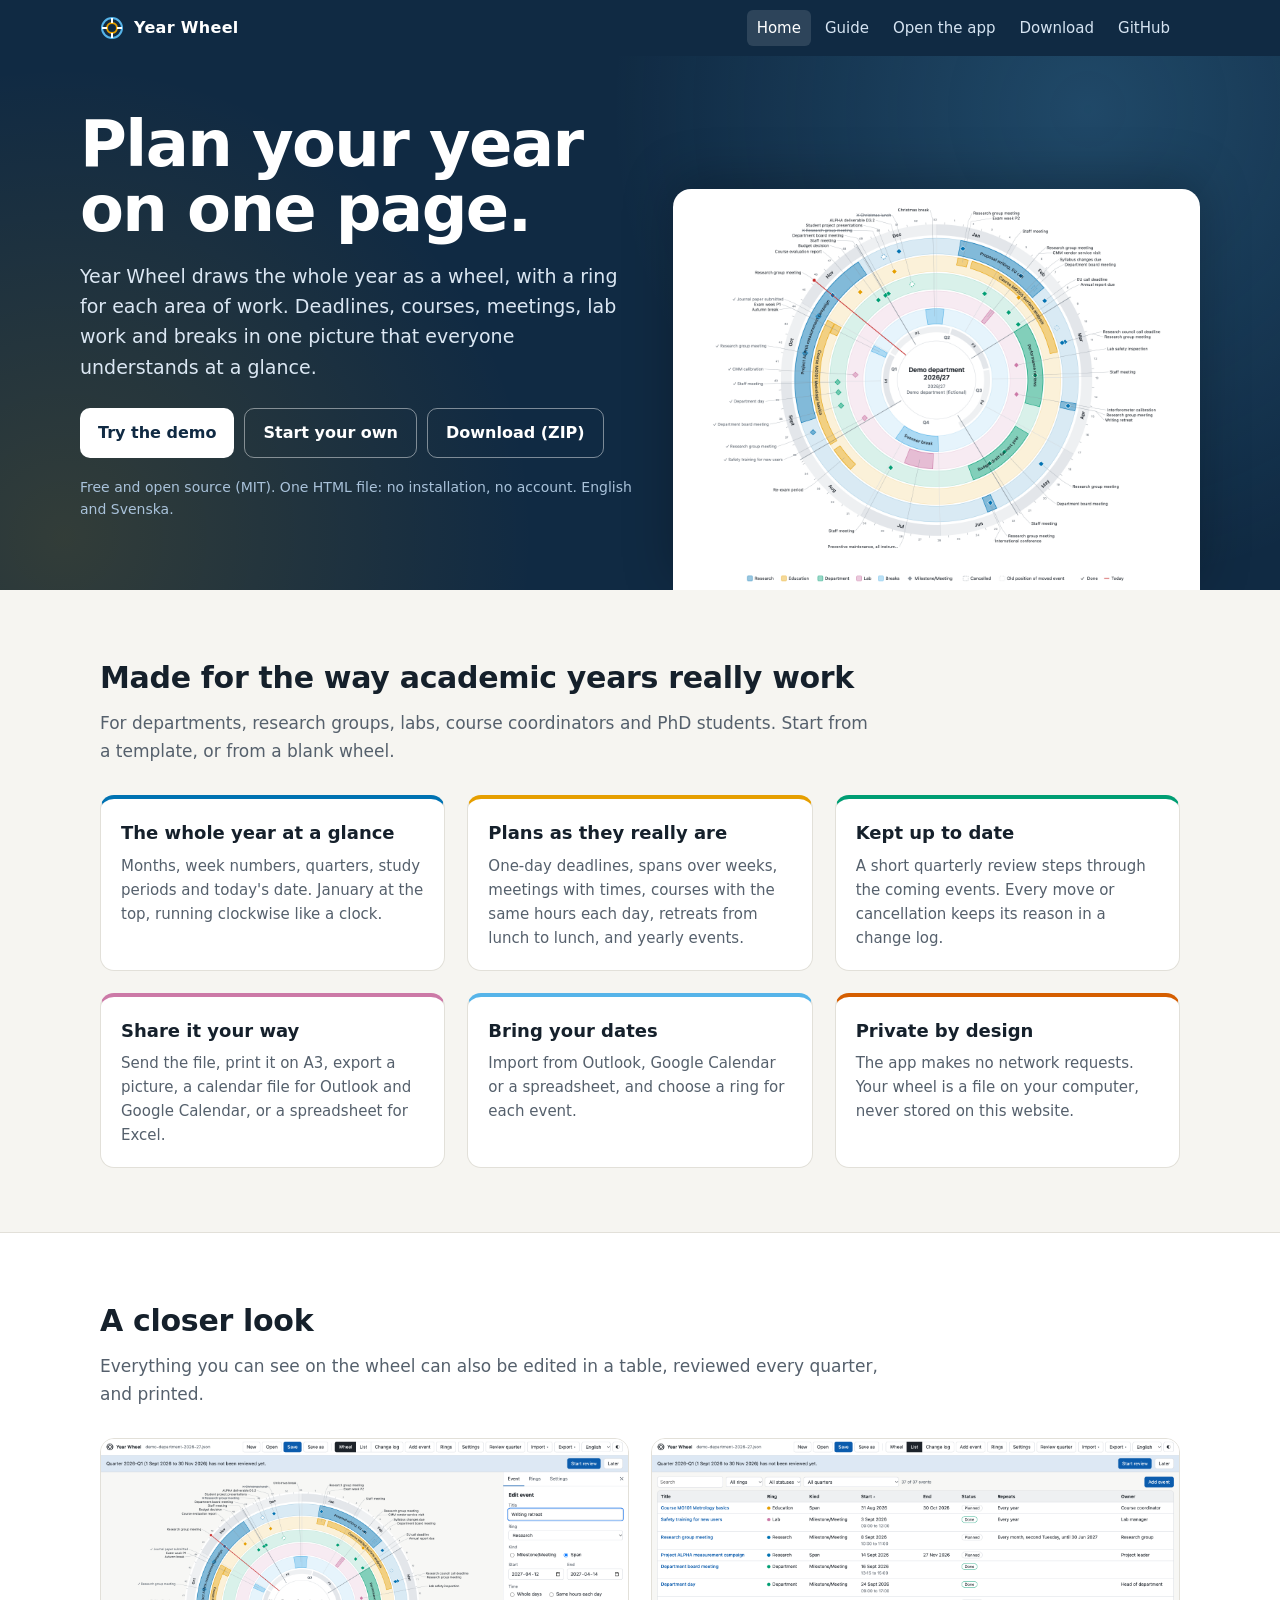
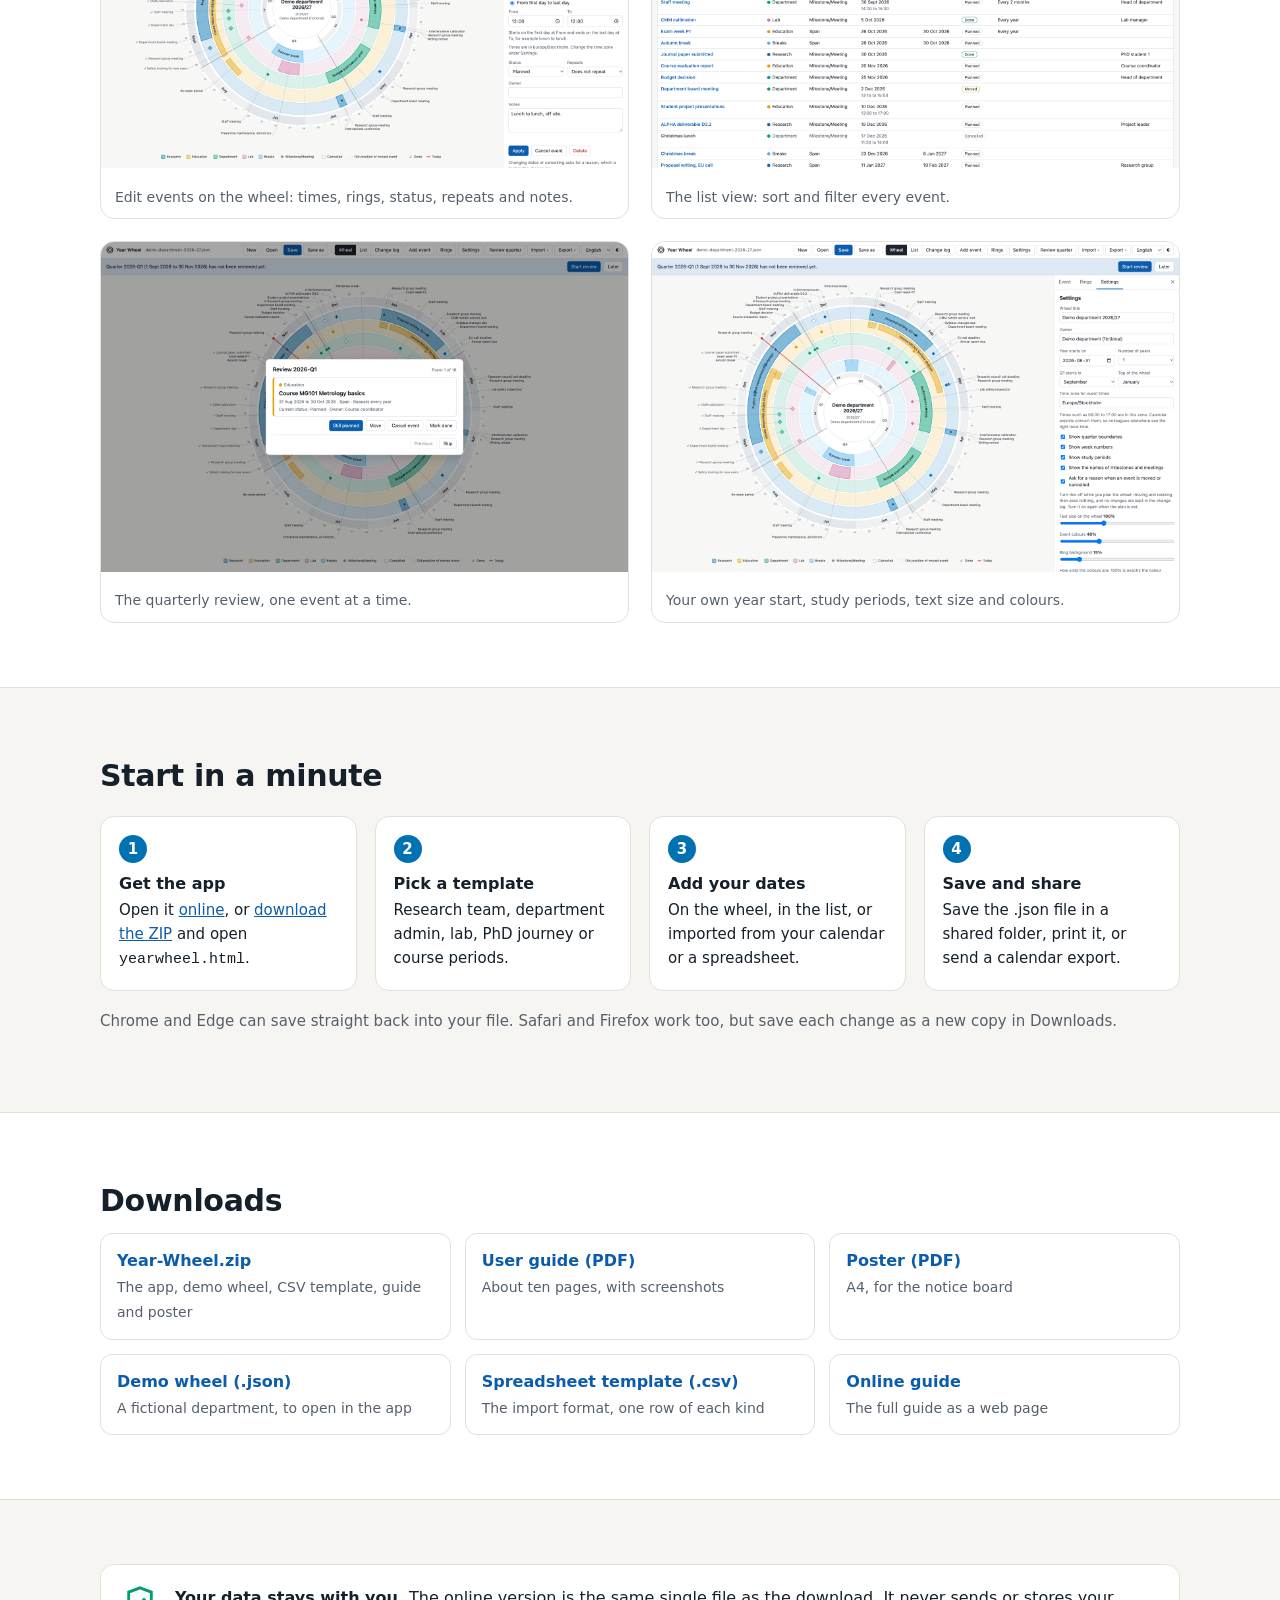
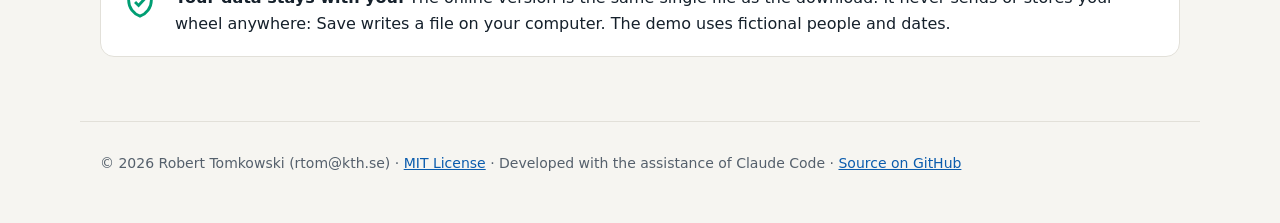
<file: website/index.html>
<!doctype html>
<!-- Year Wheel. Copyright (c) 2026 Robert Tomkowski <rtom@kth.se>. MIT License (see the LICENSE file). Developed with the assistance of Claude Code (Anthropic). -->
<html lang="en">
<head>
<meta charset="utf-8">
<meta name="viewport" content="width=device-width, initial-scale=1">
<title>Year Wheel: plan your year on one page</title>
<meta name="description" content="A free, offline planning wheel for departments, research groups, labs and PhD students. One HTML file, no installation, your data stays on your computer.">
<link rel="icon" href="data:image/svg+xml,%3Csvg xmlns='http://www.w3.org/2000/svg' viewBox='0 0 24 24'%3E%3Ccircle cx='12' cy='12' r='10' fill='none' stroke='%230072B2' stroke-width='2.5'/%3E%3Ccircle cx='12' cy='12' r='5' fill='none' stroke='%23E69F00' stroke-width='2.5'/%3E%3C/svg%3E">
<link rel="stylesheet" href="site.css">
</head>
<body>
<header class="topbar"><div class="in">
  <a class="brand" href="./"><svg width="24" height="24" viewBox="0 0 24 24" aria-hidden="true"><circle cx="12" cy="12" r="10" fill="none" stroke="#56B4E9" stroke-width="2"/><circle cx="12" cy="12" r="5" fill="none" stroke="#E69F00" stroke-width="2"/><path d="M12 2v5M12 17v5M2 12h5M17 12h5" stroke="#fff" stroke-width="2"/></svg>Year Wheel</a>
  <nav aria-label="Site">
    <a href="./" aria-current="page">Home</a>
    <a href="guide.html">Guide</a>
    <a href="app/yearwheel.html">Open the app</a>
    <a href="https://github.com/rtomkowski/yearwheel/releases/latest">Download</a>
    <a href="https://github.com/rtomkowski/yearwheel">GitHub</a>
  </nav>
</div></header>

<main>
  <section class="hero">
    <div class="in">
      <div style="padding-bottom:56px">
        <h1>Plan your year on&nbsp;one&nbsp;page.</h1>
        <p class="lede">Year Wheel draws the whole year as a wheel, with a ring for each area of work.
          Deadlines, courses, meetings, lab work and breaks in one picture that everyone understands at a glance.</p>
        <div class="cta">
          <a class="btn primary" href="app/demo.html">Try the demo</a>
          <a class="btn ghost" href="app/yearwheel.html">Start your own</a>
          <a class="btn ghost" href="https://github.com/rtomkowski/yearwheel/releases/latest/download/Year-Wheel.zip">Download (ZIP)</a>
        </div>
        <p class="small">Free and open source (MIT). One HTML file: no installation, no account. English and Svenska.</p>
      </div>
      <div class="shot"><img src="images/wheel-only.png" alt="A year wheel with rings for research, education, department, lab and breaks" width="1400" height="1080"></div>
    </div>
  </section>

  <section class="block">
    <h2>Made for the way academic years really work</h2>
    <p class="sub">For departments, research groups, labs, course coordinators and PhD students. Start from a template, or from a blank wheel.</p>
    <div class="grid3">
      <div class="feature" style="--c:var(--blue)"><h3>The whole year at a glance</h3><p>Months, week numbers, quarters, study periods and today's date. January at the top, running clockwise like a clock.</p></div>
      <div class="feature" style="--c:var(--orange)"><h3>Plans as they really are</h3><p>One-day deadlines, spans over weeks, meetings with times, courses with the same hours each day, retreats from lunch to lunch, and yearly events.</p></div>
      <div class="feature" style="--c:var(--green)"><h3>Kept up to date</h3><p>A short quarterly review steps through the coming events. Every move or cancellation keeps its reason in a change log.</p></div>
      <div class="feature" style="--c:var(--pink)"><h3>Share it your way</h3><p>Send the file, print it on A3, export a picture, a calendar file for Outlook and Google Calendar, or a spreadsheet for Excel.</p></div>
      <div class="feature" style="--c:var(--sky)"><h3>Bring your dates</h3><p>Import from Outlook, Google Calendar or a spreadsheet, and choose a ring for each event.</p></div>
      <div class="feature" style="--c:#D55E00"><h3>Private by design</h3><p>The app makes no network requests. Your wheel is a file on your computer, never stored on this website.</p></div>
    </div>
  </section>

  <div class="band"><section class="block">
    <h2>A closer look</h2>
    <p class="sub">Everything you can see on the wheel can also be edited in a table, reviewed every quarter, and printed.</p>
    <div class="shots">
      <figure><img src="images/editor.png" alt="Editing an event: a retreat from lunch to lunch" loading="lazy"><figcaption>Edit events on the wheel: times, rings, status, repeats and notes.</figcaption></figure>
      <figure><img src="images/list.png" alt="The list view, a sortable table of all events" loading="lazy"><figcaption>The list view: sort and filter every event.</figcaption></figure>
      <figure><img src="images/review.png" alt="A quarterly review dialog" loading="lazy"><figcaption>The quarterly review, one event at a time.</figcaption></figure>
      <figure><img src="images/settings.png" alt="Settings: year start, quarters, time zone, text size and colours" loading="lazy"><figcaption>Your own year start, study periods, text size and colours.</figcaption></figure>
    </div>
  </section></div>

  <section class="block">
    <h2>Start in a minute</h2>
    <ol class="steps">
      <li><b>Get the app</b>Open it <a href="app/yearwheel.html">online</a>, or <a href="https://github.com/rtomkowski/yearwheel/releases/latest/download/Year-Wheel.zip">download the ZIP</a> and open <code>yearwheel.html</code>.</li>
      <li><b>Pick a template</b>Research team, department admin, lab, PhD journey or course periods.</li>
      <li><b>Add your dates</b>On the wheel, in the list, or imported from your calendar or a spreadsheet.</li>
      <li><b>Save and share</b>Save the .json file in a shared folder, print it, or send a calendar export.</li>
    </ol>
    <p style="color:var(--muted);font-size:15px;margin-top:18px">Chrome and Edge can save straight back into your file. Safari and Firefox work too, but save each change as a new copy in Downloads.</p>
  </section>

  <div class="band"><section class="block">
    <h2>Downloads</h2>
    <div class="downloads">
      <a href="https://github.com/rtomkowski/yearwheel/releases/latest/download/Year-Wheel.zip"><b>Year-Wheel.zip</b><span>The app, demo wheel, CSV template, guide and poster</span></a>
      <a href="https://github.com/rtomkowski/yearwheel/releases/latest/download/Year-Wheel-User-Guide.pdf"><b>User guide (PDF)</b><span>About ten pages, with screenshots</span></a>
      <a href="https://github.com/rtomkowski/yearwheel/releases/latest/download/Year-Wheel-Poster.pdf"><b>Poster (PDF)</b><span>A4, for the notice board</span></a>
      <a href="downloads/demo-department-2026-27.json" download><b>Demo wheel (.json)</b><span>A fictional department, to open in the app</span></a>
      <a href="downloads/year-wheel-import-template.csv" download><b>Spreadsheet template (.csv)</b><span>The import format, one row of each kind</span></a>
      <a href="guide.html"><b>Online guide</b><span>The full guide as a web page</span></a>
    </div>
  </section></div>

  <section class="block">
    <div class="privacy">
      <svg width="34" height="34" viewBox="0 0 24 24" aria-hidden="true" style="flex:none"><path d="M12 2l8 3v6c0 5-3.4 9.4-8 11-4.6-1.6-8-6-8-11V5z" fill="none" stroke="#009E73" stroke-width="2"/><path d="M8.5 12l2.5 2.5 4.5-5" fill="none" stroke="#009E73" stroke-width="2"/></svg>
      <div><b>Your data stays with you.</b> The online version is the same single file as the download. It never sends or stores your wheel anywhere: Save writes a file on your computer. The demo uses fictional people and dates.</div>
    </div>
  </section>
</main>

<footer>
  © 2026 Robert Tomkowski (rtom@kth.se) · <a href="https://github.com/rtomkowski/yearwheel/blob/main/LICENSE">MIT License</a> ·
  Developed with the assistance of Claude Code · <a href="https://github.com/rtomkowski/yearwheel">Source on GitHub</a>
</footer>
</body>
</html>
</file>
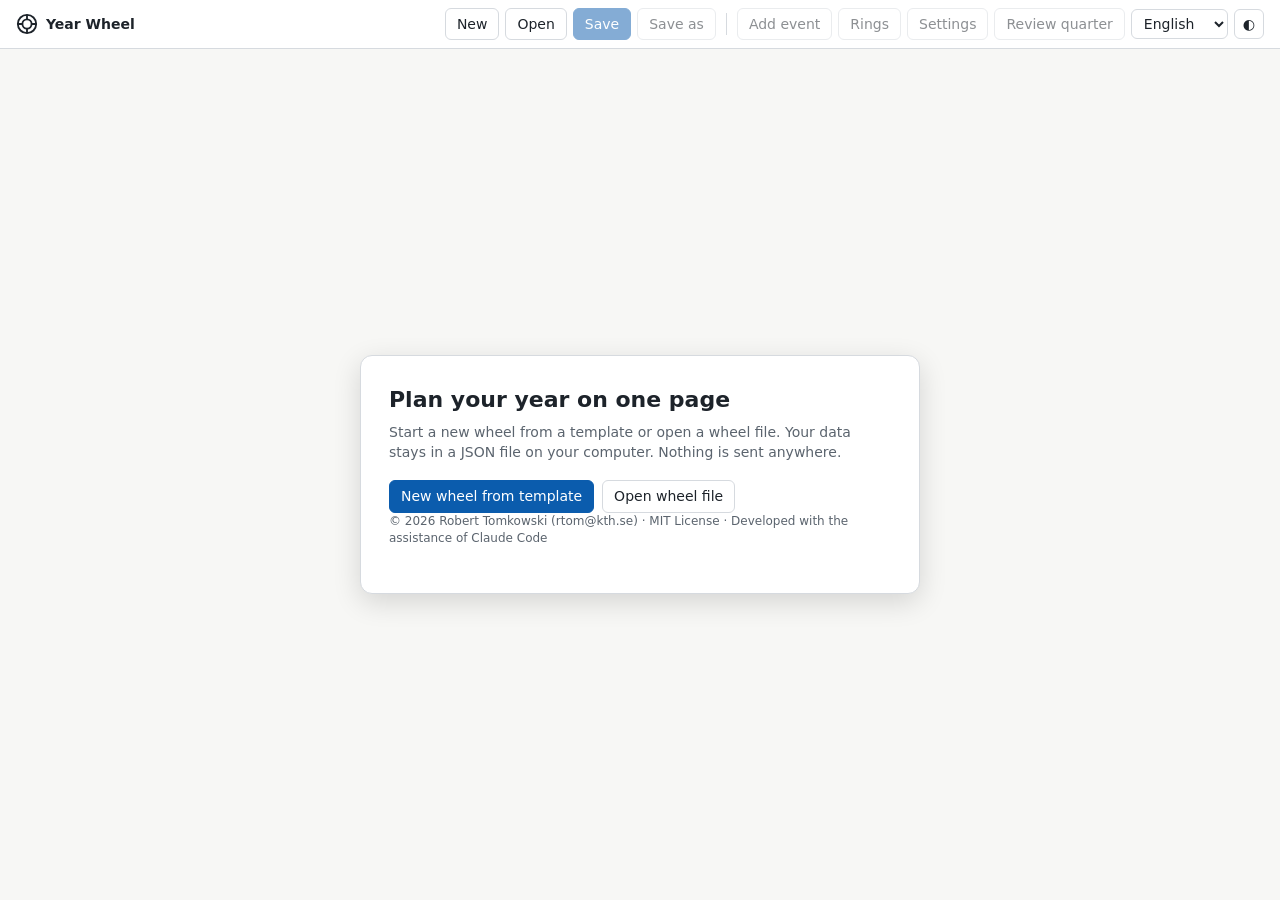
<file: yearwheel.html>
<!doctype html>
<!--
  MIT License

  Copyright (c) 2026 Robert Tomkowski <rtom@kth.se>

  Developed with the assistance of Claude Code (Anthropic).

  Permission is hereby granted, free of charge, to any person obtaining a copy
  of this software and associated documentation files (the "Software"), to deal
  in the Software without restriction, including without limitation the rights
  to use, copy, modify, merge, publish, distribute, sublicense, and/or sell
  copies of the Software, and to permit persons to whom the Software is
  furnished to do so, subject to the following conditions:

  The above copyright notice and this permission notice shall be included in all
  copies or substantial portions of the Software.

  THE SOFTWARE IS PROVIDED "AS IS", WITHOUT WARRANTY OF ANY KIND, EXPRESS OR
  IMPLIED, INCLUDING BUT NOT LIMITED TO THE WARRANTIES OF MERCHANTABILITY,
  FITNESS FOR A PARTICULAR PURPOSE AND NONINFRINGEMENT. IN NO EVENT SHALL THE
  AUTHORS OR COPYRIGHT HOLDERS BE LIABLE FOR ANY CLAIM, DAMAGES OR OTHER
  LIABILITY, WHETHER IN AN ACTION OF CONTRACT, TORT OR OTHERWISE, ARISING FROM,
  OUT OF OR IN CONNECTION WITH THE SOFTWARE OR THE USE OR OTHER DEALINGS IN THE
  SOFTWARE.
-->
<html lang="en">
<head>
<meta charset="utf-8">
<meta name="viewport" content="width=device-width, initial-scale=1">
<title>Year Wheel</title>
<link rel="icon" href="data:image/svg+xml,%3Csvg xmlns='http://www.w3.org/2000/svg' viewBox='0 0 24 24'%3E%3Ccircle cx='12' cy='12' r='10' fill='none' stroke='%230072B2' stroke-width='2.5'/%3E%3Ccircle cx='12' cy='12' r='5' fill='none' stroke='%23E69F00' stroke-width='2.5'/%3E%3C/svg%3E">
<!--
  Year Wheel (arshjul). One self-contained file: no network, no build step.
  Data lives in a JSON file the user owns. See README.md and CLAUDE.md.
  Sections: STYLE, MARKUP, then SCRIPT (i18n, utils, templates, model, state,
  file I/O, wheel renderer, tooltip, drawer, dialogs, init).
-->
<style>
/* ============================================================ STYLE */
:root {
  --bg: #f7f7f5; --panel: #ffffff; --fg: #1d232a; --muted: #5b646e;
  --line: #d6dadf; --line-strong: #8a939c; --band: #eef0f2; --band2: #e3e6ea;
  --accent: #0b5cad; --accent-fg: #ffffff; --today: #c62828; --danger: #b3261e;
  --focus: #1a73e8; --shadow: 0 8px 28px rgba(0,0,0,.14);
  --font: system-ui, -apple-system, "Segoe UI", Roboto, "Helvetica Neue", Arial, sans-serif;
  color-scheme: light;
}
@media (prefers-color-scheme: dark) {
  :root:not([data-theme="light"]) {
    --bg: #15181c; --panel: #1e2227; --fg: #e8eaed; --muted: #a3abb5;
    --line: #353b43; --line-strong: #6f7883; --band: #22272d; --band2: #2a3037;
    --accent: #6aa9ec; --accent-fg: #0d1b2a; --today: #ff6b6b; --danger: #ff8a80;
    --focus: #8ab4f8; --shadow: 0 8px 28px rgba(0,0,0,.5);
    color-scheme: dark;
  }
}
:root[data-theme="dark"] {
  --bg: #15181c; --panel: #1e2227; --fg: #e8eaed; --muted: #a3abb5;
  --line: #353b43; --line-strong: #6f7883; --band: #22272d; --band2: #2a3037;
  --accent: #6aa9ec; --accent-fg: #0d1b2a; --today: #ff6b6b; --danger: #ff8a80;
  --focus: #8ab4f8; --shadow: 0 8px 28px rgba(0,0,0,.5);
  color-scheme: dark;
}
* { box-sizing: border-box; }
[hidden] { display: none !important; }
html, body { margin: 0; height: 100%; }
body { background: var(--bg); color: var(--fg); font: 14px/1.45 var(--font); display: flex; flex-direction: column; }
button, input, select, textarea { font: inherit; color: inherit; }
button {
  background: var(--panel); border: 1px solid var(--line); border-radius: 6px;
  padding: 5px 11px; cursor: pointer; white-space: nowrap;
}
button:hover { border-color: var(--line-strong); }
button.primary { background: var(--accent); color: var(--accent-fg); border-color: var(--accent); }
button.danger { color: var(--danger); }
button:disabled { opacity: .5; cursor: default; }
:focus-visible { outline: 2px solid var(--focus); outline-offset: 2px; }
input, select, textarea {
  background: var(--panel); border: 1px solid var(--line); border-radius: 6px; padding: 5px 8px; width: 100%;
}
input[type=checkbox], input[type=radio] { width: auto; }
input[type=color] { padding: 0; width: 34px; height: 30px; border-radius: 6px; }
label { display: block; font-size: 12.5px; color: var(--muted); }
label > input, label > select, label > textarea { margin-top: 3px; color: var(--fg); font-size: 14px; }

/* Header */
.bar {
  display: flex; align-items: center; gap: 12px; flex-wrap: wrap;
  padding: 8px 16px; background: var(--panel); border-bottom: 1px solid var(--line);
}
.brand { font-weight: 650; display: flex; align-items: center; gap: 8px; }
.file { color: var(--muted); font-size: 13px; display: flex; gap: 10px; align-items: center; min-width: 0; }
.file #fileName { overflow: hidden; text-overflow: ellipsis; white-space: nowrap; max-width: 260px; }
.dirty { color: var(--danger); font-weight: 600; }
.actions { margin-left: auto; display: flex; gap: 6px; flex-wrap: wrap; align-items: center; }
.sep { width: 1px; height: 22px; background: var(--line); margin: 0 4px; }
#yearNav { display: flex; gap: 4px; align-items: center; }
#yearNav select { width: auto; }

.banner {
  padding: 9px 16px; background: color-mix(in srgb, var(--accent) 14%, var(--panel));
  border-bottom: 1px solid var(--line); display: flex; gap: 10px; align-items: center; flex-wrap: wrap;
}
.banner .grow { flex: 1; min-width: 200px; }

/* Main */
main { flex: 1; display: flex; min-height: 0; position: relative; }
#wheelView { flex: 1; min-width: 0; display: flex; align-items: center; justify-content: center; padding: 8px; }
#wheel { width: 100%; height: 100%; max-height: calc(100vh - 70px); display: block; user-select: none; }
#welcome { flex: 1; display: flex; align-items: center; justify-content: center; padding: 24px 16px; }
.welcome-card {
  max-width: 560px; background: var(--panel); border: 1px solid var(--line); border-radius: 12px;
  padding: 28px; box-shadow: var(--shadow);
}
.welcome-card h1 { margin: 0 0 6px; font-size: 22px; }
.welcome-card p { color: var(--muted); margin: 0 0 18px; }
.welcome-card .btns { display: flex; gap: 8px; flex-wrap: wrap; }
.legal { color: var(--muted); font-size: 12px; margin: 18px 0 0; }

/* Drawer */
#drawer {
  width: 380px; max-width: 100%; background: var(--panel); border-left: 1px solid var(--line);
  overflow-y: auto; padding: 0 0 24px;
}
.tabs { display: flex; border-bottom: 1px solid var(--line); position: sticky; top: 0; background: var(--panel); z-index: 1; }
.tabs button { border: 0; border-radius: 0; padding: 10px 14px; background: transparent; color: var(--muted); border-bottom: 2px solid transparent; }
.tabs button[aria-selected=true] { color: var(--fg); border-bottom-color: var(--accent); }
.tabs .close { margin-left: auto; }
.panel { padding: 14px 16px; display: grid; gap: 11px; }
.panel h2 { margin: 0; font-size: 16px; }
.row { display: grid; grid-template-columns: minmax(0, 1fr) minmax(0, 1fr); gap: 10px; }
.panel > *, .row > * { min-width: 0; }
.seg { border: 0; padding: 0; margin: 0; min-width: 0; }
.seg legend { font-size: 12.5px; color: var(--muted); padding: 0; margin-bottom: 4px; }
.seg-opts { display: flex; gap: 18px; }
.seg label { color: var(--fg); font-size: 14px; display: flex; gap: 5px; align-items: center; }
.check { display: flex; gap: 8px; align-items: center; color: var(--fg); font-size: 14px; }
.btns { display: flex; gap: 8px; flex-wrap: wrap; }
.hint { color: var(--muted); font-size: 12.5px; margin: 0; }
.error { color: var(--danger); font-size: 13px; margin: 0; min-height: 1em; }
.history { list-style: none; padding: 0; margin: 0; font-size: 12.5px; color: var(--muted); display: grid; gap: 4px; }
.history b { color: var(--fg); font-weight: 600; }
.occ-box { border: 1px solid var(--line); border-radius: 8px; padding: 10px 12px; display: grid; gap: 8px; }
.occ-box h2 { font-size: 14px; margin: 0; }
.ring-list, .period-list { list-style: none; margin: 0; padding: 0; display: grid; gap: 8px; }
.ring-list li, .period-list li { display: flex; gap: 6px; align-items: center; }
.ring-list li input[type=text] { flex: 1; }
.ring-list li input[type=checkbox] { width: 18px; height: 18px; flex: none; margin: 0 2px; }
.ring-list li.off input[type=text], .ring-list li.off input[type=color] { opacity: .45; }
.period-list li input { min-width: 0; width: 0; flex: 1; padding: 5px 4px; }
.period-list li .icon-btn { flex: none; }
.period-list li input.lbl { width: 48px; flex: none; }
.icon-btn { padding: 4px 8px; }
.swatches { display: flex; gap: 4px; }
.swatches button { width: 18px; height: 18px; padding: 0; border-radius: 50%; border: 2px solid var(--panel); outline: 1px solid var(--line); }

/* Tooltip */
#tooltip {
  position: fixed; z-index: 20; pointer-events: none; max-width: 320px;
  background: var(--panel); border: 1px solid var(--line); border-radius: 8px; box-shadow: var(--shadow);
  padding: 9px 11px; font-size: 13px;
}
#tooltip .tt-title { font-weight: 650; margin-bottom: 2px; }
#tooltip .tt-meta { color: var(--muted); }
#tooltip .tt-notes { margin-top: 5px; white-space: pre-wrap; }
#tooltip .tt-hint { margin-top: 5px; color: var(--muted); font-size: 11.5px; }
@media (hover: none) { #tooltip .tt-hint { display: none; } }

/* Dialogs */
dialog {
  border: 1px solid var(--line); border-radius: 12px; background: var(--panel); color: var(--fg);
  padding: 0; width: min(460px, calc(100vw - 32px)); box-shadow: var(--shadow);
}
dialog::backdrop { background: rgba(0,0,0,.35); }
dialog form { padding: 18px 20px; display: grid; gap: 12px; }
dialog h2 { margin: 0; font-size: 17px; }
dialog .btns { justify-content: flex-end; }
dialog ul { margin: 0; padding-left: 18px; max-height: 240px; overflow: auto; font-size: 13px; }

/* SVG wheel */
.disc { fill: var(--panel); }
.center { fill: var(--panel); stroke: var(--line); }
.month { fill: var(--band); }
.month.alt { fill: var(--band2); }
.month-lbl { fill: var(--fg); font-size: calc(13px * var(--ts, 1)); font-weight: 600; }
.sep-month { stroke: var(--line); stroke-width: 1; }
.sep-quarter { stroke: var(--line-strong); stroke-width: 1.6; }
.q-lbl { fill: var(--muted); font-size: calc(12px * var(--ts, 1)); font-weight: 700; text-anchor: middle; }
.week-tick { stroke: var(--line-strong); stroke-width: .8; }
.week-lbl { fill: var(--muted); font-size: calc(7.5px * var(--ts, 1)); text-anchor: middle; }
.period { fill: var(--band2); }
.period.alt { fill: var(--band); }
.period-lbl { fill: var(--fg); font-size: calc(9.5px * var(--ts, 1)); font-weight: 600; }
.ringbg { cursor: copy; }
.ev { cursor: pointer; outline: none; touch-action: none; }
.ev.dragging { opacity: .35; }
#wheel.is-dragging, #wheel.is-dragging .ev { cursor: grabbing !important; }
.drag-preview { fill: var(--focus); fill-opacity: .18; stroke: var(--focus); stroke-width: 2; stroke-dasharray: 5 3; pointer-events: none; }
.ev .shape { stroke-width: 1.2; }
.ev:hover .shape, .ev.hl .shape { stroke-width: 2.4; }
.ev:focus-visible .shape { stroke: var(--focus) !important; stroke-width: 3; }
.ev.cancelled .shape { stroke-dasharray: 4 3; }
.ghost { pointer-events: none; opacity: .5; }
.ghost .shape { fill: none; stroke-dasharray: 2 3; stroke-width: 1.2; }
.arc-lbl { fill: var(--fg); font-weight: 550; pointer-events: none; }
.ext-lbl { fill: var(--fg); cursor: pointer; } /* size set per label by layoutLabels() */
.ext-lbl.cancelled, .arc-lbl.cancelled { text-decoration: line-through; fill: var(--muted); }
.ext-lbl.done { fill: var(--muted); }
.leader { fill: none; stroke: var(--line-strong); stroke-width: .7; opacity: .75; pointer-events: none; }
.lbl-g:hover .ext-lbl, .lbl-g.hl .ext-lbl { font-weight: 700; }
.lbl-g:hover .leader, .lbl-g.hl .leader { stroke: var(--fg); opacity: 1; stroke-width: 1.1; }
.today-hand { stroke: var(--today); stroke-width: 2; }
.today-dot { fill: var(--today); }
.title-txt { fill: var(--fg); font-size: calc(18px * var(--ts, 1)); font-weight: 650; text-anchor: middle; }
.sub-txt { fill: var(--muted); font-size: calc(12.5px * var(--ts, 1)); text-anchor: middle; }
.legend-txt { fill: var(--fg); font-size: calc(12px * var(--ts, 1)); }
.empty-txt { fill: var(--muted); font-size: 15px; text-anchor: middle; }

/* View switcher, menus */
.seg-btns { display: flex; }
.seg-btns button { border-radius: 0; margin-left: -1px; }
.seg-btns button:first-child { border-radius: 6px 0 0 6px; margin-left: 0; }
.seg-btns button:last-child { border-radius: 0 6px 6px 0; }
.seg-btns button[aria-selected=true] { background: var(--fg); color: var(--panel); border-color: var(--fg); position: relative; }
.menu { position: relative; }
.menu summary {
  list-style: none; cursor: pointer; background: var(--panel); border: 1px solid var(--line);
  border-radius: 6px; padding: 5px 11px; white-space: nowrap;
}
.menu summary::-webkit-details-marker { display: none; }
.menu summary::after { content: " \25BE"; color: var(--muted); }
.menu-items {
  position: absolute; right: 0; top: calc(100% + 4px); z-index: 15; display: grid; min-width: 210px;
  background: var(--panel); border: 1px solid var(--line); border-radius: 8px; box-shadow: var(--shadow); padding: 4px;
}
.menu-items button { border: 0; text-align: left; border-radius: 5px; }
.menu-items button:hover { background: var(--band); }

/* List and change log */
.tableview { flex: 1; min-width: 0; overflow: auto; padding: 14px 16px 32px; }
.filters { display: flex; gap: 8px; flex-wrap: wrap; align-items: center; margin-bottom: 10px; }
.filters input, .filters select { width: auto; max-width: 100%; }
.filters input[type=search] { min-width: 200px; }
.filters .grow { flex: 1; }
.table-wrap { overflow-x: auto; border: 1px solid var(--line); border-radius: 8px; background: var(--panel); }
table { border-collapse: collapse; width: 100%; font-size: 13.5px; }
th, td { padding: 7px 10px; border-bottom: 1px solid var(--line); text-align: left; vertical-align: top; }
tbody tr:last-child td { border-bottom: 0; }
th { font-weight: 650; background: var(--band); white-space: nowrap; }
th button { border: 0; background: none; padding: 0; font-weight: 650; }
th button::after { content: ""; display: inline-block; width: 1em; color: var(--muted); }
th[aria-sort=ascending] button::after { content: " \25B4"; }
th[aria-sort=descending] button::after { content: " \25BE"; }
tbody tr:hover { background: color-mix(in srgb, var(--band) 60%, transparent); }
tr.cancelled td { color: var(--muted); }
tr.cancelled .linkbtn { text-decoration: line-through; color: var(--muted); }
td.nowrap { white-space: nowrap; }
.linkbtn { border: 0; background: none; padding: 0; color: var(--accent); text-align: left; white-space: normal; font-weight: 550; }
.linkbtn:hover { text-decoration: underline; }
.dot { display: inline-block; width: 10px; height: 10px; border-radius: 50%; margin-right: 6px; vertical-align: -1px; }
.badge { display: inline-block; padding: 0 8px; border-radius: 10px; font-size: 12px; border: 1px solid var(--line); white-space: nowrap; }
.badge.moved { border-color: #E69F00; }
.badge.done { border-color: #009E73; }
.badge.cancelled { border-style: dashed; color: var(--muted); }
.tableview h2 { font-size: 16px; margin: 22px 0 8px; }
.empty-row td { color: var(--muted); text-align: center; padding: 18px; }

/* Quarterly review */
dialog.wide { width: min(600px, calc(100vw - 32px)); }
.rv { padding: 18px 20px; display: grid; gap: 12px; }
.rv-head { display: flex; justify-content: space-between; align-items: baseline; gap: 10px; }
.rv-card { border: 1px solid var(--line); border-left-width: 5px; border-radius: 8px; padding: 12px 14px; display: grid; gap: 4px; }
.rv-card h3 { margin: 0; font-size: 17px; }
.rv-card .meta { color: var(--muted); font-size: 13px; }
.rv-card .notes { white-space: pre-wrap; font-size: 13px; }
.rv-nav { justify-content: space-between; border-top: 1px solid var(--line); padding-top: 10px; }
.rv-summary { margin: 0; padding-left: 18px; color: var(--muted); }
#impRows select { min-width: 170px; }

/* Print: wheel only, light colours, page size set by printWheel() */
@page { size: A4 landscape; margin: 10mm; }
#printInfo { display: none; }
@media print {
  :root:root:root, :root:root:root[data-theme], :root:root:root:not([data-theme="light"]) {
    --bg: #ffffff; --panel: #ffffff; --fg: #111111; --muted: #444b52;
    --line: #c4c9cf; --line-strong: #6b737b; --band: #eef0f2; --band2: #e1e4e8;
    --accent: #0b5cad; --today: #c62828; color-scheme: light;
  }
  body { background: #fff; display: block; -webkit-print-color-adjust: exact; print-color-adjust: exact; }
  .bar, .banner, #drawer, #welcome, #listView, #logView, #tooltip, dialog { display: none !important; }
  main { display: block; }
  #wheelView, #wheelView[hidden] { display: block !important; padding: 0; }
  #wheel { width: 100%; height: 182mm; max-height: none; }
  #printInfo { display: block; font-size: 8pt; color: #555; text-align: right; }
}

@media (max-width: 760px) {
  #drawer { position: absolute; inset: 0; width: 100%; z-index: 10; }
  .file #fileName { max-width: 140px; }
}
</style>
</head>
<body>
<!-- ============================================================ MARKUP -->
<header class="bar">
  <div class="brand">
    <svg width="22" height="22" viewBox="0 0 24 24" aria-hidden="true"><circle cx="12" cy="12" r="10" fill="none" stroke="currentColor" stroke-width="2"/><circle cx="12" cy="12" r="5" fill="none" stroke="currentColor" stroke-width="2"/><path d="M12 2v5M12 17v5M2 12h5M17 12h5" stroke="currentColor" stroke-width="2"/></svg>
    <span data-i18n="appName">Year Wheel</span>
  </div>
  <div class="file"><span id="fileName"></span><span id="dirtyFlag" class="dirty" hidden data-i18n="unsaved">Unsaved changes</span></div>
  <nav class="actions" aria-label="Main" data-i18n-aria="ariaMain">
    <button id="btnNew" data-i18n="new">New</button>
    <button id="btnOpen" data-i18n="open">Open</button>
    <button id="btnSave" class="primary" data-i18n="save">Save</button>
    <button id="btnSaveAs" data-i18n="saveAs">Save as</button>
    <span class="sep"></span>
    <div class="seg-btns" id="viewTabs" role="tablist" aria-label="View" data-i18n-aria="ariaView" hidden>
      <button role="tab" data-view="wheel" data-i18n="vWheel">Wheel</button>
      <button role="tab" data-view="list" data-i18n="vList">List</button>
      <button role="tab" data-view="log" data-i18n="vLog">Change log</button>
    </div>
    <div id="yearNav" hidden>
      <button id="btnPrevYear" class="icon-btn" aria-label="Previous year" data-i18n-aria="ariaPrevYear">&#8249;</button>
      <select id="selYear" aria-label="Year" data-i18n-aria="year"></select>
      <button id="btnNextYear" class="icon-btn" aria-label="Next year" data-i18n-aria="ariaNextYear">&#8250;</button>
    </div>
    <button id="btnAdd" data-i18n="addEvent">Add event</button>
    <button id="btnRings" data-i18n="rings">Rings</button>
    <button id="btnSettings" data-i18n="settings">Settings</button>
    <button id="btnReview" data-i18n="review">Review quarter</button>
    <details class="menu" id="importMenu" hidden>
      <summary data-i18n="import">Import</summary>
      <div class="menu-items">
        <button data-import="ics" data-i18n="imIcs">Calendar file (.ics)</button>
        <button data-import="csv" data-i18n="imCsv">Spreadsheet (.csv)</button>
        <button data-import="csvtemplate" data-i18n="imCsvTemplate">Spreadsheet template (.csv)</button>
      </div>
    </details>
    <details class="menu" id="exportMenu" hidden>
      <summary data-i18n="export">Export</summary>
      <div class="menu-items">
        <button data-export="ics" data-i18n="exIcs">Calendar file (.ics)</button>
        <button data-export="csv" data-i18n="exCsv">Spreadsheet (.csv)</button>
        <button data-export="svg" data-i18n="exSvg">SVG image</button>
        <button data-export="png" data-i18n="exPng">PNG image</button>
        <button data-export="a4" data-i18n="exA4">Print A4 landscape</button>
        <button data-export="a3" data-i18n="exA3">Print A3 landscape</button>
      </div>
    </details>
    <select id="selLang" style="width:auto" aria-label="Language" data-i18n-aria="sLanguage"><option value="en">English</option><option value="sv">Svenska</option></select>
    <button id="btnTheme" class="icon-btn" aria-label="Theme" title="Theme">&#9680;</button>
  </nav>
</header>
<div id="banner" class="banner" hidden></div>
<div id="reviewBanner" class="banner" role="status" hidden></div>

<main>
  <section id="welcome">
    <div class="welcome-card">
      <h1 data-i18n="welcomeTitle">Plan your year on one page</h1>
      <p data-i18n="welcomeText">Start a new wheel from a template or open a wheel file. Your data stays in a JSON file on your computer. Nothing is sent anywhere.</p>
      <div class="btns">
        <button id="wNew" class="primary" data-i18n="newFromTemplate">New wheel from template</button>
        <button id="wOpen" data-i18n="openFile">Open wheel file</button>
        <button id="wContinue" hidden></button>
      </div>
      <p class="legal" data-i18n="legal">© 2026 Robert Tomkowski (rtom@kth.se) · MIT License · Developed with the assistance of Claude Code</p>
    </div>
  </section>
  <section id="wheelView" hidden>
    <svg id="wheel" xmlns="http://www.w3.org/2000/svg" viewBox="0 0 1400 1080" role="group" aria-label="Year wheel" data-i18n-aria="appName"></svg>
    <div id="printInfo"></div>
  </section>

  <section id="listView" class="tableview" hidden aria-label="Event list" data-i18n-aria="vList">
    <div class="filters">
      <input type="search" id="fText" data-i18n-ph="searchEvents" placeholder="Search" aria-label="Search events" data-i18n-aria="searchEvents">
      <select id="fRing" aria-label="Filter by ring" data-i18n-aria="allRings"></select>
      <select id="fStatus" aria-label="Filter by status" data-i18n-aria="allStatuses"></select>
      <select id="fQuarter" aria-label="Filter by quarter" data-i18n-aria="allQuarters"></select>
      <span id="listCount" class="hint grow"></span>
      <button id="btnAdd2" class="primary" data-i18n="addEvent">Add event</button>
    </div>
    <div class="table-wrap"><table id="evTable"><thead></thead><tbody></tbody></table></div>
  </section>

  <section id="logView" class="tableview" hidden aria-label="Change log" data-i18n-aria="vLog">
    <div class="filters">
      <input type="search" id="lText" data-i18n-ph="searchEvents" placeholder="Search" aria-label="Search the change log" data-i18n-aria="searchEvents">
      <select id="lAction" aria-label="Filter by change" data-i18n-aria="allActions"></select>
      <span id="logCount" class="hint grow"></span>
    </div>
    <p class="hint" id="logOff" hidden data-i18n="logOff">The change log is off: changes are not recorded. Turn on "Ask for a reason" in Settings to record them again.</p>
    <div class="table-wrap"><table id="logTable"><thead></thead><tbody></tbody></table></div>
    <h2 data-i18n="reviews">Quarterly reviews</h2>
    <div class="table-wrap"><table id="reviewTable"><thead></thead><tbody></tbody></table></div>
  </section>

  <aside id="drawer" hidden aria-label="Editor" data-i18n-aria="ariaEditor">
    <div class="tabs" role="tablist">
      <button role="tab" data-tab="event" data-i18n="event">Event</button>
      <button role="tab" data-tab="rings" data-i18n="rings">Rings</button>
      <button role="tab" data-tab="settings" data-i18n="settings">Settings</button>
      <button class="close icon-btn" id="btnCloseDrawer" aria-label="Close editor" data-i18n-aria="ariaClose">&#10005;</button>
    </div>

    <form id="evForm" class="panel" data-panel="event" novalidate>
      <h2 id="evFormTitle"></h2>
      <label><span data-i18n="fTitle">Title</span> <input name="title" maxlength="140" autocomplete="off"></label>
      <label><span data-i18n="fRing">Ring</span> <select name="ringId"></select></label>
      <fieldset class="seg">
        <legend data-i18n="fKind">Kind</legend>
        <div class="seg-opts">
          <label><input type="radio" name="kind" value="milestone"> <span data-i18n="milestone">Milestone/Meeting</span></label>
          <label><input type="radio" name="kind" value="span"> <span data-i18n="span">Span</span></label>
        </div>
      </fieldset>
      <div class="row">
        <label><span data-i18n="fStart">Start</span> <input type="date" name="start"></label>
        <label id="endWrap"><span data-i18n="fEnd">End</span> <input type="date" name="end"></label>
      </div>
      <div id="timeWrap" class="panel" style="padding:0;gap:8px">
        <fieldset class="seg">
          <legend data-i18n="fTime">Time</legend>
          <div class="seg-opts" style="flex-wrap:wrap;gap:6px 18px">
            <label><input type="radio" name="timing" value="day"> <span id="lblWholeDay" data-i18n="wholeDay">Whole day</span></label>
            <label data-for="milestone"><input type="radio" name="timing" value="time"> <span data-i18n="setTime">From and to</span></label>
            <label data-for="span"><input type="radio" name="timing" value="daily"> <span data-i18n="timingDaily">Same hours each day</span></label>
            <label data-for="span"><input type="radio" name="timing" value="continuous"> <span data-i18n="timingCont">From first day to last day</span></label>
          </div>
        </fieldset>
        <div class="row" id="timeRow">
          <label><span data-i18n="fFrom">From</span> <input type="time" name="startTime" step="300"></label>
          <label><span data-i18n="fTo">To</span> <input type="time" name="endTime" step="300"></label>
        </div>
        <p class="hint" id="timingHint"></p>
        <p class="hint" id="tzHint"></p>
      </div>
      <div class="row">
        <label><span data-i18n="fStatus">Status</span>
          <select name="status">
            <option value="planned" data-i18n="st_planned">Planned</option>
            <option value="moved" data-i18n="st_moved">Moved</option>
            <option value="done" data-i18n="st_done">Done</option>
            <option value="cancelled" data-i18n="st_cancelled">Cancelled</option>
          </select>
        </label>
        <label><span data-i18n="fRepeats">Repeats</span>
          <select name="recurrence">
            <option value="none" data-i18n="rec_none">Does not repeat</option>
            <option value="weekly" data-i18n="rec_weekly">Weekly</option>
            <option value="monthly" data-i18n="rec_monthly">Monthly</option>
            <option value="yearly" data-i18n="rec_yearly">Every year</option>
          </select>
        </label>
      </div>
      <div id="repeatWrap" class="panel" style="padding:0;gap:8px" hidden>
        <div class="row">
          <label><span id="lblInterval"></span> <input type="number" name="interval" min="1" max="52" step="1" inputmode="numeric"></label>
          <label><span data-i18n="fUntil">Until (optional)</span> <input type="date" name="until"></label>
        </div>
        <label id="monthlyByWrap"><span data-i18n="fMonthlyBy">On</span> <select name="monthlyBy"><option value="date"></option><option value="weekday"></option></select></label>
        <p class="hint" id="repeatHint"></p>
      </div>
      <div id="occWrap" class="occ-box" hidden>
        <h2 id="occTitle"></h2>
        <label><span data-i18n="occNewDate">New date</span> <input type="date" id="occDate"></label>
        <div class="btns">
          <button type="button" id="btnOccMove" data-i18n="occMove">Move this one</button>
          <button type="button" id="btnOccCancel" data-i18n="occCancel">Cancel this one</button>
          <button type="button" id="btnOccDone" data-i18n="rvDone">Mark done</button>
          <button type="button" id="btnOccRestore" data-i18n="occRestore">Restore</button>
        </div>
        <p class="hint" data-i18n="occHint">These buttons change only this one. The other fields change the whole series.</p>
      </div>
      <label><span data-i18n="fOwner">Owner</span> <input name="owner" maxlength="80" autocomplete="off"></label>
      <label><span data-i18n="fNotes">Notes</span> <textarea name="notes" rows="3"></textarea></label>
      <p class="error" id="evError" role="alert"></p>
      <div class="btns">
        <button type="submit" class="primary" data-i18n="apply">Apply</button>
        <button type="button" id="btnEvCancelEvent" data-i18n="cancelEvent">Cancel event</button>
        <button type="button" id="btnEvDelete" class="danger" data-i18n="delete">Delete</button>
      </div>
      <p class="hint" data-i18n="moveHint">Changing dates or cancelling asks for a reason, which is kept in the change log.</p>
      <div id="excWrap" hidden>
        <h2 style="font-size:14px" data-i18n="occChanged">Changed occurrences</h2>
        <ul class="history" id="excList"></ul>
      </div>
      <div id="evHistoryWrap" hidden>
        <h2 style="font-size:14px" data-i18n="history">History</h2>
        <ul class="history" id="evHistory"></ul>
      </div>
    </form>

    <div class="panel" data-panel="rings" hidden>
      <h2 data-i18n="rings">Rings</h2>
      <p class="hint" data-i18n="ringsHint">Up to 6 rings. 3 to 4 rings read best. The first ring is the outermost.</p>
      <ul class="ring-list" id="ringList"></ul>
      <p class="hint" id="ringWarn"></p>
      <div class="btns"><button id="btnAddRing" data-i18n="addRing">Add ring</button></div>
    </div>

    <div class="panel" data-panel="settings" hidden id="settingsPanel">
      <h2 data-i18n="settings">Settings</h2>
      <label><span data-i18n="sTitle">Wheel title</span> <input data-set="title" maxlength="80"></label>
      <label><span data-i18n="sOwner">Owner</span> <input data-set="owner" maxlength="80"></label>
      <div class="row">
        <label><span data-i18n="sYearStart">Year starts on</span> <input type="date" data-set="yearStart"></label>
        <label><span data-i18n="sYears">Number of years</span> <select data-set="years"></select></label>
      </div>
      <div class="row">
        <label><span data-i18n="sQuarterStart">Q1 starts in</span> <select data-set="quarterStartMonth"></select></label>
        <label><span data-i18n="sWheelTop">Top of the wheel</span>
          <select data-set="wheelTop"><option value="january" data-i18n="topJanuary">January</option><option value="yearStart" data-i18n="topYearStart">First month of the year</option></select>
        </label>
      </div>
      <label><span data-i18n="sTimeZone">Time zone for event times</span> <input data-set="timeZone" list="tzList" autocomplete="off" spellcheck="false"></label>
      <datalist id="tzList"></datalist>
      <p class="hint" data-i18n="sTimeZoneHint">Times such as 09:00 to 17:00 are in this zone. Calendar exports convert them, so colleagues elsewhere see the right local time.</p>
      <label class="check"><input type="checkbox" data-set="showQuarters"> <span data-i18n="sShowQuarters">Show quarter boundaries</span></label>
      <label class="check"><input type="checkbox" data-set="weekTicks"> <span data-i18n="sWeekTicks">Show week numbers</span></label>
      <label class="check"><input type="checkbox" data-set="showPeriods"> <span data-i18n="sShowPeriods">Show study periods</span></label>
      <label class="check"><input type="checkbox" data-set="milestoneLabels"> <span data-i18n="sMilestoneLabels">Show the names of milestones and meetings</span></label>
      <label class="check"><input type="checkbox" data-set="askReasons"> <span data-i18n="sAskReasons">Ask for a reason when an event is moved or cancelled</span></label>
      <p class="hint" data-i18n="sAskReasonsHint">Turn this off while you plan the wheel: moving and resizing then asks nothing, and no changes are kept in the change log. Turn it on again when the plan is set.</p>
      <label><span data-i18n="sTextSize">Text size</span> <output data-out="textScale" style="color:var(--fg);font-weight:600"></output>
        <input type="range" data-set="textScale" min="70" max="150" step="10" style="padding:0">
      </label>
      <label><span data-i18n="sColour">Event colours</span> <output data-out="colorOpacity" style="color:var(--fg);font-weight:600"></output>
        <input type="range" data-set="colorOpacity" min="10" max="100" step="5" style="padding:0">
      </label>
      <label><span data-i18n="sRingColour">Ring background</span> <output data-out="ringOpacity" style="color:var(--fg);font-weight:600"></output>
        <input type="range" data-set="ringOpacity" min="0" max="100" step="5" style="padding:0">
      </label>
      <p class="hint" data-i18n="sColourHint">How strong the ring colours are on screen, in exports and in print. Saved in the wheel.</p>
      <h2 style="font-size:14px" data-i18n="periods">Study periods</h2>
      <p class="hint" data-i18n="periodsHint">Enter your own institution's dates. Template dates are placeholders.</p>
      <ul class="period-list" id="periodList"></ul>
      <div class="btns"><button id="btnAddPeriod" data-i18n="addPeriod">Add period</button></div>
      <p class="legal" data-i18n="legal">© 2026 Robert Tomkowski (rtom@kth.se) · MIT License · Developed with the assistance of Claude Code</p>
    </div>
  </aside>
</main>

<div id="tooltip" role="tooltip" hidden></div>
<input type="file" id="fileInput" accept=".json,application/json" hidden>
<input type="file" id="importInput" hidden>

<dialog id="dlgImport" class="wide">
  <form method="dialog" id="importForm">
    <h2 id="impTitle"></h2>
    <p class="hint" id="impSummary"></p>
    <label><span data-i18n="impAllRing">Put all events in ring</span> <select id="impAll"></select></label>
    <div class="table-wrap" style="max-height:46vh;overflow:auto">
      <table>
        <thead><tr><th scope="col"><input type="checkbox" id="impToggle" aria-label="Select all" data-i18n-aria="ariaSelectAll" checked></th><th scope="col" data-i18n="colEvent">Event</th><th scope="col" data-i18n="colDates">Dates</th><th scope="col" data-i18n="fRing">Ring</th></tr></thead>
        <tbody id="impRows"></tbody>
      </table>
    </div>
    <ul id="impWarnings" class="hint" style="margin:0"></ul>
    <div class="btns"><button type="button" data-close data-i18n="cancel">Cancel</button><button value="ok" class="primary" id="impGo"></button></div>
  </form>
</dialog>

<dialog id="dlgNew">
  <form method="dialog" id="newForm">
    <h2 data-i18n="newWheel">New wheel</h2>
    <label><span data-i18n="template">Template</span> <select id="newTemplate"></select></label>
    <label><span data-i18n="sTitle">Wheel title</span> <input id="newTitle" maxlength="80"></label>
    <label><span data-i18n="sYearStart">Year starts on</span> <input type="date" id="newYearStart"></label>
    <p class="hint" data-i18n="newHint">Template dates are placeholders marked "edit me". They are shifted to the year you choose.</p>
    <div class="btns"><button type="button" data-close data-i18n="cancel">Cancel</button><button value="ok" class="primary" data-i18n="create">Create</button></div>
  </form>
</dialog>

<dialog id="dlgSaveAs">
  <form method="dialog" id="saveAsForm">
    <h2 data-i18n="saveAs">Save as</h2>
    <label><span data-i18n="fileName">File name</span> <input id="saveAsName" autocomplete="off" spellcheck="false" maxlength="120"></label>
    <p class="hint" data-i18n="saveAsHint">This browser cannot write to files directly, so the wheel is saved as a new file in your Downloads folder under this name.</p>
    <div class="btns"><button type="button" data-close data-i18n="cancel">Cancel</button><button value="ok" class="primary" data-i18n="save">Save</button></div>
  </form>
</dialog>

<dialog id="dlgReason">
  <form method="dialog" id="reasonForm">
    <h2 id="reasonTitle"></h2>
    <p class="hint" id="reasonDetail"></p>
    <label><span data-i18n="reason">Reason</span> <textarea id="reasonText" rows="3"></textarea></label>
    <p class="error" id="reasonError" role="alert"></p>
    <p class="hint" data-i18n="reasonOffHint">Planning many changes? You can turn this question off in Settings. Changes are then not kept in the change log.</p>
    <div class="btns"><button type="button" data-close data-i18n="back">Back</button><button value="ok" class="primary" data-i18n="confirm">Confirm</button></div>
  </form>
</dialog>

<dialog id="dlgRingDelete">
  <form method="dialog">
    <h2 id="ringDelTitle"></h2>
    <label><span data-i18n="ringDelWhat">What should happen to its events?</span> <select id="ringDelTarget"></select></label>
    <div class="btns"><button type="button" data-close data-i18n="cancel">Cancel</button><button value="ok" class="primary danger" data-i18n="deleteRing">Delete ring</button></div>
  </form>
</dialog>

<dialog id="dlgReview" class="wide" aria-labelledby="rvTitle">
  <div class="rv">
    <div class="rv-head"><h2 id="rvTitle"></h2><span id="rvProgress" class="hint"></span></div>
    <div id="rvBody" class="panel" style="padding:0"></div>
  </div>
</dialog>

<style id="pageStyle"></style>

<dialog id="dlgMsg">
  <form method="dialog">
    <h2 id="msgTitle"></h2>
    <div id="msgBody"></div>
    <div class="btns"><button value="ok" class="primary">OK</button></div>
  </form>
</dialog>

<script>
'use strict';
/* ============================================================ I18N
   Add a language by adding a dictionary. Missing keys fall back to English. */
const STR = {
  en: {
    legal: '© 2026 Robert Tomkowski (rtom@kth.se) · MIT License · Developed with the assistance of Claude Code',
    demoNote: 'Demo wheel with fictional events. Nothing is stored online; Save keeps a copy on your computer.',
    appName: 'Year Wheel', new: 'New', open: 'Open', save: 'Save', saveAs: 'Save as',
    addEvent: 'Add event', rings: 'Rings', settings: 'Settings', event: 'Event', unsaved: 'Unsaved changes',
    welcomeTitle: 'Plan your year on one page',
    welcomeText: 'Start a new wheel from a template or open a wheel file. Your data stays in a JSON file on your computer. Nothing is sent anywhere.',
    newFromTemplate: 'New wheel from template', openFile: 'Open wheel file', continueWith: 'Continue with "{title}"',
    fTitle: 'Title', fRing: 'Ring', fKind: 'Kind', milestone: 'Milestone/Meeting', span: 'Span', fStart: 'Start', fEnd: 'End',
    fStatus: 'Status', fRepeats: 'Repeats', fOwner: 'Owner', fNotes: 'Notes',
    st_planned: 'Planned', st_moved: 'Moved', st_done: 'Done', st_cancelled: 'Cancelled',
    rec_none: 'Does not repeat', rec_yearly: 'Every year', rec_weekly: 'Weekly', rec_monthly: 'Monthly',
    fIntervalWeeks: 'Every how many weeks', fIntervalMonths: 'Every how many months', fUntil: 'Until (optional)', fMonthlyBy: 'On',
    onDay: 'Day {d} of each month', onWeekday: 'The {x} of each month',
    hintMonthEnd: 'Months without day {d} are skipped',
    repWeek1: 'Every week', repWeek2: 'Every 2 weeks', repWeekN: 'Every {n} weeks',
    repMonth1: 'Every month', repMonth2: 'Every 2 months', repMonthN: 'Every {n} months', repUntil: 'until {d}',
    nth1: 'first', nth2: 'second', nth3: 'third', nth4: 'fourth', nthLast: 'last', nthWeekday: '{nth} {wd}',
    occTitle: 'This occurrence: {d} ({s})', occNewDate: 'New date', occMove: 'Move this one', occCancel: 'Cancel this one',
    occRestore: 'Restore', occHint: 'These buttons change only this occurrence. The other fields change the whole series.',
    occChanged: 'Changed occurrences', occMovedTo: 'to {d}', rvOnlyThis: 'Repeats: changes here apply to this occurrence only.',
    errInterval: '"Every how many weeks / months" must be a whole number from 1 to 52.', errUntil: 'Until ({until}) is before the first meeting ({start}). Choose a date on or after the start, or leave Until empty to keep going.',
    errUntilDrag: 'This series ends on {until}, so it cannot start after that. Change Until in the editor first.',
    errRepeatLong: 'Start and End describe one meeting. This one lasts {n} days but repeats {every}, so each meeting would run into the next (at most {max} days fit). For short meetings choose Milestone/Meeting and put the last date of the series in Until. Use Span only when one meeting lasts several days.',
    warnRepeat: '{name} has an unknown repeat value.', csv_until: 'until is not a date on or after the start, ignored',
    apply: 'Apply', cancelEvent: 'Cancel event', delete: 'Delete', history: 'History',
    moveHint: 'Changing dates or cancelling asks for a reason, which is kept in the change log.',
    newEvent: 'New event', editEvent: 'Edit event',
    ringsHint: 'Up to 6 rings. 3 to 4 rings read best. The first ring is the outermost. Untick a ring to hide it from the wheel, prints and exports without deleting it.',
    ariaShow: 'Show {name} on the wheel', ringHidden: 'hidden', allHidden: 'All rings are hidden. Tick one under Rings to show it.',
    addRing: 'Add ring', ringMax: 'A wheel can have at most 6 rings.', ringMany: 'More than 4 rings can get crowded.',
    sTitle: 'Wheel title', sOwner: 'Owner', sYearStart: 'Year starts on', sYears: 'Number of years',
    sQuarterStart: 'Q1 starts in', sWheelTop: 'Top of the wheel', topJanuary: 'January', topYearStart: 'First month of the year', sLanguage: 'Language', sShowQuarters: 'Show quarter boundaries',
    sWeekTicks: 'Show week numbers', sShowPeriods: 'Show study periods', periods: 'Study periods',
    sAskReasons: 'Ask for a reason when an event is moved or cancelled',
    sMilestoneLabels: 'Show the names of milestones and meetings',
    sAskReasonsHint: 'Turn this off while you plan the wheel: moving and resizing then asks nothing, and no changes are kept in the change log. Turn it on again when the plan is set.',
    reasonOffHint: 'Planning many changes? You can turn this question off in Settings. Changes are then not kept in the change log.',
    logOff: 'The change log is off: changes are not recorded. Turn on "Ask for a reason" in Settings to record them again.',
    periodsHint: "Enter your own institution's dates. Template dates are placeholders.", addPeriod: 'Add period',
    newWheel: 'New wheel', template: 'Template', create: 'Create', cancel: 'Cancel', back: 'Back', confirm: 'Confirm',
    newHint: 'Template dates are placeholders marked "edit me". They are shifted to the year you choose.',
    reason: 'Reason', reasonRequired: 'Write a short reason, for example "Clashes with the exam period". It is kept in the change log.',
    reasonMoveTitle: 'Why is "{title}" moving?', reasonCancelTitle: 'Why is "{title}" cancelled?',
    reasonMoveDetail: 'Before: {from}. After: {to}.',
    dragHint: 'Drag to move it on the wheel.', dragHintSpan: 'Drag to move it, or drag an end to change its length.',
    dragHintSeries: 'Shift+drag moves the whole series.', dragTo: 'New dates: {r}',
    ringDelTitle: 'Delete ring "{name}"', ringDelWhat: 'What should happen to its events?',
    ringDelMove: 'Move them to "{name}"', ringDelEvents: 'Delete its {n} events', deleteRing: 'Delete ring',
    errTitle: 'Give the event a title, for example "Board meeting".', errStart: 'Choose a start date.', errEnd: 'Choose an end date for the span, or choose Milestone/Meeting for a single day.',
    errEndBefore: 'The end ({end}) is before the start ({start}). Choose an end date on or after the start.',
    errRing: 'There are no rings yet. Every event belongs to a ring: add one under Rings first.', errTime: 'Enter both a From and a To time, or choose Whole day.',
    errTimeOrder: 'The To time ({end}) must be after the From time ({start}) on the same day.',
    fTime: 'Time', wholeDay: 'Whole day', setTime: 'From and to', fFrom: 'From', fTo: 'To',
    tzHint: 'Times are in {tz}. Change the time zone under Settings.',
    sTimeZone: 'Time zone for event times',
    sColour: 'Event colours', sRingColour: 'Ring background', sTextSize: 'Text size on the wheel',
    sColourHint: 'How solid the colours are; 100% is exactly the colour chosen for the ring. Applies on screen, in exports and in print, and is saved in the wheel.',
    sTimeZoneHint: 'Times such as 09:00 to 17:00 are in this zone. Calendar exports convert them, so colleagues elsewhere see the right local time.',
    tzInvalid: '"{tz}" is not a known time zone. Use a name like Europe/Stockholm.',
    csv_time: 'start and end time must be HH:MM with the end after the start (several days: timing daily or continuous); imported without times',
    confirmDiscard: 'You have unsaved changes. Discard them?', confirmDelete: 'Delete "{title}"? This is recorded in the change log.',
    draftFound: 'Unsaved changes to "{title}" from {time} were found in this browser.', restore: 'Restore', discard: 'Discard',
    saved: 'Saved {name}', downloaded: 'Saved {name} to your Downloads folder. This browser cannot replace the original file, so each save is a new copy; in Chrome or Edge, Save writes over the file.',
    fileName: 'File name', saveAsHint: 'This browser cannot write to files directly, so the wheel is saved as a new file in your Downloads folder under this name.',
    openFailed: 'Could not open file', saveFailed: 'Could not save file', notWheel: 'This does not look like a year wheel file.',
    loadWarnings: 'The file was opened, but some entries need attention:',
    today: 'Today', cancelledKey: 'Cancelled', movedKey: 'Old position of moved event', doneKey: 'Done',
    noRings: 'No rings yet. Open Rings to add one.', year: 'Year', yearOf: 'Year {i} of {n}',
    act_created: 'Created', act_edited: 'Edited', act_moved: 'Moved', act_cancelled: 'Cancelled', act_deleted: 'Deleted',
    previously: 'Previously {dates}', repeatsYearly: 'Repeats every year', owner: 'Owner: {o}', untitled: 'Untitled wheel',
    newRingName: 'New ring', clickToAdd: 'Click an empty spot on a ring to add an event there.',
    vWheel: 'Wheel', vList: 'List', vLog: 'Change log', review: 'Review quarter', export: 'Export',
    exSvg: 'SVG image', exPng: 'PNG image (high resolution)', exA4: 'Print A4 landscape', exA3: 'Print A3 landscape',
    searchEvents: 'Search', allRings: 'All rings', allStatuses: 'All statuses', allQuarters: 'All quarters',
    allActions: 'All changes', nEvents: '{n} of {total} events', nEntries: '{n} entries',
    kind_milestone: 'Milestone/Meeting', kind_span: 'Span', colWhen: 'When', colEvent: 'Event', colChange: 'Change',
    colDates: 'Dates', colReason: 'Reason', reviews: 'Quarterly reviews', colQuarter: 'Quarter', colDate: 'Date',
    colReviewer: 'Reviewer', colNote: 'Note', noReviews: 'No quarter has been reviewed yet.',
    noChanges: 'No changes recorded yet.', noMatch: 'No events match the filters.', deletedEvent: 'deleted',
    reviewDue: 'Quarter {q} ({range}) has not been reviewed yet.', startReview: 'Start review', later: 'Later',
    reviewTitle: 'Review {q}', rvProgress: 'Event {i} of {n}', rvConfirm: 'Still planned', rvMove: 'Move',
    rvDone: 'Mark done', rvPrev: 'Previous', rvSkip: 'Skip', rvApplyMove: 'Move event', rvApplyCancel: 'Cancel event',
    rvNoEvents: 'There are no events in this quarter.', rvSummary: 'You went through {n} events:',
    rvReviewer: 'Reviewed by', rvNote: 'Note (optional)', rvStamp: 'Stamp quarter as reviewed',
    rvClose: 'Close without stamping', rvFinish: 'Finish', rvOut_confirmed: 'Confirmed', rvOut_moved: 'Moved',
    rvOut_cancelled: 'Cancelled', rvOut_done: 'Marked done', rvOut_skipped: 'Skipped',
    rvCurrent: 'Current status: {s}', reviewStamped: 'Quarter {q} is marked as reviewed.',
    exportFailed: 'Export failed', printedFrom: 'Printed {date}',
    import: 'Import', imIcs: 'Calendar file (.ics)', imCsv: 'Spreadsheet (.csv)', exIcs: 'Calendar file (.ics)',
    impTitleIcs: 'Import from calendar: {name}', impTitleCsv: 'Import from spreadsheet: {name}',
    impSummary: '{n} events found. Choose a ring for each, or one ring for all. Events already in the wheel are unticked.',
    impAllRing: 'Put all events in ring', impGo: 'Import {n} events', impDone: 'Imported {n} events.',
    impNone: 'No events were found in this file.', impDup: 'already in wheel',
    csvLine: 'Line {line}: {msg}', csv_title: 'no title, skipped', csv_start: 'missing or invalid start date (use YYYY-MM-DD), skipped',
    csv_end: 'invalid end date or end before start, skipped', csv_status: 'unknown status, set to planned',
    csv_header: 'the first row must name the columns, including title and start (Import > Spreadsheet template shows the format)', csv_empty: 'the file is empty',
    csv_repeats: 'unknown value in repeats (use weekly, monthly, yearly, every 2 weeks, every 3 months or leave empty), set to does not repeat',
    exCsv: 'Spreadsheet (.csv)', imCsvTemplate: 'Spreadsheet template (.csv)',
    csvRingUnknown: 'Ring "{ring}" not found: using the ring chosen above.',
    to: 'to', dailyHours: '{from} to {to} each day', wholeDays: 'Whole days',
    timingDaily: 'Same hours each day', timingCont: 'From first day to last day',
    timingDailyHint: 'For example 09:00 to 16:00 on every day of the span. Calendars show one meeting per day.',
    timingContHint: 'Starts on the first day at From and ends on the last day at To, for example lunch to lunch.',
    warnTimes: '{name}: invalid times.', warnRings: 'More than 6 rings.', warnReason: 'Change log entry {n}: {action} without a reason.',
    warnDupId: '{name}: duplicate id.', warnRing: '{name}: unknown ring.', warnStart: '{name}: invalid start date.',
    warnEnd: '{name}: span without a valid end date.', warnKind: '{name}: unknown kind.', warnStatus: '{name}: unknown status.',
    errNewer: 'This file was made by a newer version of Year Wheel (schemaVersion {v}). Download the latest version to open it.',
    fileType: 'Year wheel (JSON)', errDraw: 'Could not draw the wheel image. Try again, or choose Export, SVG image, or print instead.', errPng: 'The browser could not create the PNG. Try again, or choose Export, SVG image, or print instead.',
    theme: 'Theme', theme_auto: 'automatic', theme_light: 'light', theme_dark: 'dark', notSavedYet: 'not saved yet',
    ariaMain: 'Main', ariaView: 'View', ariaPrevYear: 'Previous year', ariaNextYear: 'Next year', ariaEditor: 'Editor',
    ariaClose: 'Close editor', ariaSelectAll: 'Select all', ariaImport: 'Import {name}', ariaRingFor: 'Ring for {name}',
    ariaColour: 'Colour of {name}', ariaRingName: 'Ring name', ariaOut: 'Move {name} outwards', ariaIn: 'Move {name} inwards',
    ariaDelete: 'Delete {name}', ariaPeriodLabel: 'Period label'
  },
  sv: {
    legal: '© 2026 Robert Tomkowski (rtom@kth.se) · MIT-licens · Utvecklat med hjälp av Claude Code',
    demoNote: 'Exempelhjul med påhittade händelser. Inget sparas på nätet; Spara lägger en kopia på din dator.',
    appName: 'Årshjul', new: 'Nytt', open: 'Öppna', save: 'Spara', saveAs: 'Spara som',
    addEvent: 'Lägg till händelse', rings: 'Ringar', settings: 'Inställningar', event: 'Händelse', unsaved: 'Osparade ändringar',
    welcomeTitle: 'Planera ditt år på en sida',
    welcomeText: 'Skapa ett nytt årshjul från en mall eller öppna en årshjulsfil. Dina data finns i en JSON-fil på din dator. Inget skickas någonstans.',
    newFromTemplate: 'Nytt årshjul från mall', openFile: 'Öppna årshjulsfil', continueWith: 'Fortsätt med "{title}"',
    fTitle: 'Titel', fRing: 'Ring', fKind: 'Typ', milestone: 'Milstolpe/möte', span: 'Period', fStart: 'Start', fEnd: 'Slut',
    fStatus: 'Status', fRepeats: 'Upprepas', fOwner: 'Ansvarig', fNotes: 'Anteckningar',
    st_planned: 'Planerad', st_moved: 'Flyttad', st_done: 'Klar', st_cancelled: 'Inställd',
    rec_none: 'Upprepas inte', rec_yearly: 'Varje år', rec_weekly: 'Varje vecka', rec_monthly: 'Varje månad',
    fIntervalWeeks: 'Antal veckor mellan gångerna', fIntervalMonths: 'Antal månader mellan gångerna', fUntil: 'Till och med (valfritt)', fMonthlyBy: 'Dag',
    onDay: 'Dag {d} i varje månad', onWeekday: 'Den {x} i varje månad',
    hintMonthEnd: 'Månader utan dag {d} hoppas över',
    repWeek1: 'Varje vecka', repWeek2: 'Varannan vecka', repWeekN: 'Var {n}:e vecka',
    repMonth1: 'Varje månad', repMonth2: 'Varannan månad', repMonthN: 'Var {n}:e månad', repUntil: 'till och med {d}',
    nth1: 'första', nth2: 'andra', nth3: 'tredje', nth4: 'fjärde', nthLast: 'sista', nthWeekday: '{nth} {wd}en',
    occTitle: 'Detta tillfälle: {d} ({s})', occNewDate: 'Nytt datum', occMove: 'Flytta detta tillfälle', occCancel: 'Ställ in detta tillfälle',
    occRestore: 'Återställ', occHint: 'Knapparna här ändrar bara detta tillfälle. Övriga fält ändrar hela serien.',
    occChanged: 'Ändrade tillfällen', occMovedTo: 'till {d}', rvOnlyThis: 'Återkommande: ändringar här gäller bara detta tillfälle.',
    errInterval: '"Antal veckor / månader mellan gångerna" måste vara ett heltal från 1 till 52.', errUntil: 'Till och med ({until}) är före första mötet ({start}). Välj ett datum samma dag som starten eller senare, eller lämna fältet tomt för att fortsätta utan slut.',
    errUntilDrag: 'Serien slutar {until}, så den kan inte börja efter det. Ändra Till och med i redigeraren först.',
    errRepeatLong: 'Start och Slut gäller ett möte. Det här varar {n} dagar men upprepas {every}, så varje möte skulle gå in i nästa (högst {max} dagar får plats). För korta möten, välj Milstolpe/möte och ange seriens sista datum i Till och med. Använd Period bara när ett möte varar flera dagar.',
    warnRepeat: '{name} har ett okänt värde för upprepning.', csv_until: 'until är inte ett datum från startdatum och framåt, ignoreras',
    apply: 'Verkställ', cancelEvent: 'Ställ in händelse', delete: 'Ta bort', history: 'Historik',
    moveHint: 'Om du ändrar datum eller ställer in en händelse får du ange en anledning, som sparas i ändringsloggen.',
    newEvent: 'Ny händelse', editEvent: 'Redigera händelse',
    ringsHint: 'Högst 6 ringar. 3 till 4 ringar är lättast att läsa. Den första ringen ligger ytterst. Avmarkera en ring för att dölja den i hjulet, vid utskrift och i exporter utan att ta bort den.',
    ariaShow: 'Visa {name} i hjulet', ringHidden: 'dold', allHidden: 'Alla ringar är dolda. Markera en under Ringar för att visa den.',
    addRing: 'Lägg till ring', ringMax: 'Ett årshjul kan ha högst 6 ringar.', ringMany: 'Fler än 4 ringar kan bli trångt.',
    sTitle: 'Årshjulets titel', sOwner: 'Ansvarig', sYearStart: 'Året börjar', sYears: 'Antal år',
    sQuarterStart: 'Q1 börjar i', sWheelTop: 'Överst i hjulet', topJanuary: 'Januari', topYearStart: 'Årets första månad', sLanguage: 'Språk', sShowQuarters: 'Visa kvartalsgränser',
    sWeekTicks: 'Visa veckonummer', sShowPeriods: 'Visa läsperioder', periods: 'Läsperioder',
    sAskReasons: 'Fråga efter anledning när en händelse flyttas eller ställs in',
    sMilestoneLabels: 'Visa namnen på milstolpar och möten',
    sAskReasonsHint: 'Stäng av medan du planerar årshjulet: flytt och ändrad längd frågar då ingenting, och inga ändringar sparas i ändringsloggen. Slå på igen när planen är klar.',
    reasonOffHint: 'Planerar du många ändringar? Du kan stänga av den här frågan under Inställningar. Ändringarna sparas då inte i ändringsloggen.',
    logOff: 'Ändringsloggen är avstängd: ändringar sparas inte. Slå på "Fråga efter anledning" under Inställningar för att spara dem igen.',
    periodsHint: 'Ange ditt lärosätes egna datum. Mallens datum är platshållare.', addPeriod: 'Lägg till period',
    newWheel: 'Nytt årshjul', template: 'Mall', create: 'Skapa', cancel: 'Avbryt', back: 'Tillbaka', confirm: 'Bekräfta',
    newHint: 'Mallens datum är platshållare märkta "ändra mig". De flyttas till det år du väljer.',
    reason: 'Anledning', reasonRequired: 'Skriv en kort anledning, till exempel "Krockar med tentaperioden". Den sparas i ändringsloggen.',
    reasonMoveTitle: 'Varför flyttas "{title}"?', reasonCancelTitle: 'Varför ställs "{title}" in?',
    reasonMoveDetail: 'Före: {from}. Efter: {to}.',
    dragHint: 'Dra för att flytta den på hjulet.', dragHintSpan: 'Dra för att flytta den, eller dra i en ände för att ändra längden.',
    dragHintSeries: 'Skift+dra flyttar hela serien.', dragTo: 'Nya datum: {r}',
    ringDelTitle: 'Ta bort ringen "{name}"', ringDelWhat: 'Vad ska hända med ringens händelser?',
    ringDelMove: 'Flytta dem till "{name}"', ringDelEvents: 'Ta bort ringens {n} händelser', deleteRing: 'Ta bort ring',
    errTitle: 'Ge händelsen en titel, till exempel "Styrelsemöte".', errStart: 'Välj ett startdatum.', errEnd: 'Välj ett slutdatum för perioden, eller välj Milstolpe/möte för en enda dag.',
    errEndBefore: 'Slutet ({end}) är före starten ({start}). Välj ett slutdatum samma dag som starten eller senare.',
    errRing: 'Det finns inga ringar än. Varje händelse hör till en ring: lägg till en under Ringar först.', errTime: 'Ange både en Från- och en Till-tid, eller välj Heldag.',
    errTimeOrder: 'Till-tiden ({end}) måste vara efter Från-tiden ({start}) samma dag.',
    fTime: 'Tid', wholeDay: 'Heldag', setTime: 'Från och till', fFrom: 'Från', fTo: 'Till',
    tzHint: 'Tiderna gäller i {tz}. Ändra tidszon under Inställningar.',
    sTimeZone: 'Tidszon för tider',
    sColour: 'Händelsernas färg', sRingColour: 'Ringens bakgrund', sTextSize: 'Textstorlek i hjulet',
    sColourHint: 'Hur heltäckande färgerna är; 100 % är exakt den färg som valts för ringen. Gäller på skärmen, i exporter och vid utskrift, och sparas i årshjulet.',
    sTimeZoneHint: 'Tider som 09:00 till 17:00 gäller i den här tidszonen. Kalenderexporter räknar om dem, så att kollegor på andra orter ser rätt lokal tid.',
    tzInvalid: '"{tz}" är ingen känd tidszon. Använd ett namn som Europe/Stockholm.',
    csv_time: 'start- och sluttid ska skrivas TT:MM med sluttiden efter starttiden (flera dagar: timing daily eller continuous); importerad utan tider',
    confirmDiscard: 'Du har osparade ändringar. Vill du kasta dem?', confirmDelete: 'Ta bort "{title}"? Det sparas i ändringsloggen.',
    draftFound: 'Osparade ändringar i "{title}" från {time} finns i den här webbläsaren.', restore: 'Återställ', discard: 'Kasta',
    saved: 'Sparade {name}', downloaded: 'Sparade {name} i mappen Hämtade filer. Den här webbläsaren kan inte ersätta originalfilen, så varje sparning blir en ny kopia; i Chrome eller Edge skriver Spara över filen.',
    fileName: 'Filnamn', saveAsHint: 'Den här webbläsaren kan inte skriva direkt till filer, så årshjulet sparas som en ny fil i mappen Hämtade filer med det här namnet.',
    openFailed: 'Kunde inte öppna filen', saveFailed: 'Kunde inte spara filen', notWheel: 'Det här ser inte ut som en årshjulsfil.',
    loadWarnings: 'Filen öppnades, men några poster behöver ses över:',
    today: 'Idag', cancelledKey: 'Inställd', movedKey: 'Tidigare läge för flyttad händelse', doneKey: 'Klar',
    noRings: 'Inga ringar ännu. Öppna Ringar för att lägga till en.', year: 'År', yearOf: 'År {i} av {n}',
    act_created: 'Skapad', act_edited: 'Ändrad', act_moved: 'Flyttad', act_cancelled: 'Inställd', act_deleted: 'Borttagen',
    previously: 'Tidigare {dates}', repeatsYearly: 'Upprepas varje år', owner: 'Ansvarig: {o}', untitled: 'Namnlöst årshjul',
    newRingName: 'Ny ring', clickToAdd: 'Klicka på en tom plats i en ring för att lägga till en händelse där.',
    vWheel: 'Hjul', vList: 'Lista', vLog: 'Ändringslogg', review: 'Kvartalsgenomgång', export: 'Exportera',
    exSvg: 'SVG-bild', exPng: 'PNG-bild (hög upplösning)', exA4: 'Skriv ut A4 liggande', exA3: 'Skriv ut A3 liggande',
    searchEvents: 'Sök', allRings: 'Alla ringar', allStatuses: 'Alla statusar', allQuarters: 'Alla kvartal',
    allActions: 'Alla ändringar', nEvents: '{n} av {total} händelser', nEntries: '{n} poster',
    kind_milestone: 'Milstolpe/möte', kind_span: 'Period', colWhen: 'När', colEvent: 'Händelse', colChange: 'Ändring',
    colDates: 'Datum', colReason: 'Anledning', reviews: 'Kvartalsgenomgångar', colQuarter: 'Kvartal', colDate: 'Datum',
    colReviewer: 'Granskad av', colNote: 'Kommentar', noReviews: 'Inget kvartal har gåtts igenom ännu.',
    noChanges: 'Inga ändringar registrerade ännu.', noMatch: 'Inga händelser matchar filtren.', deletedEvent: 'borttagen',
    reviewDue: 'Kvartal {q} ({range}) har inte gåtts igenom ännu.', startReview: 'Starta genomgång', later: 'Senare',
    reviewTitle: 'Genomgång av {q}', rvProgress: 'Händelse {i} av {n}', rvConfirm: 'Gäller fortfarande', rvMove: 'Flytta',
    rvDone: 'Markera som klar', rvPrev: 'Föregående', rvSkip: 'Hoppa över', rvApplyMove: 'Flytta händelse', rvApplyCancel: 'Ställ in händelse',
    rvNoEvents: 'Det finns inga händelser i det här kvartalet.', rvSummary: 'Du har gått igenom {n} händelser:',
    rvReviewer: 'Genomgången av', rvNote: 'Kommentar (valfritt)', rvStamp: 'Markera kvartalet som genomgånget',
    rvClose: 'Stäng utan att markera', rvFinish: 'Avsluta', rvOut_confirmed: 'Bekräftade', rvOut_moved: 'Flyttade',
    rvOut_cancelled: 'Inställda', rvOut_done: 'Markerade som klara', rvOut_skipped: 'Överhoppade',
    rvCurrent: 'Nuvarande status: {s}', reviewStamped: 'Kvartal {q} är markerat som genomgånget.',
    exportFailed: 'Exporten misslyckades', printedFrom: 'Utskrivet {date}',
    import: 'Importera', imIcs: 'Kalenderfil (.ics)', imCsv: 'Kalkylblad (.csv)', exIcs: 'Kalenderfil (.ics)',
    impTitleIcs: 'Importera från kalender: {name}', impTitleCsv: 'Importera från kalkylblad: {name}',
    impSummary: '{n} händelser hittades. Välj en ring för varje händelse, eller en ring för alla. Händelser som redan finns i årshjulet är avmarkerade.',
    impAllRing: 'Lägg alla händelser i ringen', impGo: 'Importera {n} händelser', impDone: 'Importerade {n} händelser.',
    impNone: 'Inga händelser hittades i filen.', impDup: 'finns redan',
    csvLine: 'Rad {line}: {msg}', csv_title: 'titel saknas, hoppades över', csv_start: 'startdatum saknas eller är ogiltigt (skriv ÅÅÅÅ-MM-DD), hoppades över',
    csv_end: 'ogiltigt slutdatum eller slut före start, hoppades över', csv_status: 'okänd status, satt till planerad',
    csv_header: 'första raden ska namnge kolumnerna, bland annat title och start (Importera > Mall för kalkylblad visar formatet)', csv_empty: 'filen är tom',
    csv_repeats: 'okänt värde i repeats (skriv weekly, monthly, yearly, varannan vecka, var 3:e månad eller lämna tomt), satt till upprepas inte',
    exCsv: 'Kalkylblad (.csv)', imCsvTemplate: 'Mall för kalkylblad (.csv)',
    csvRingUnknown: 'Ringen "{ring}" hittades inte: ringen som valts ovan används.',
    to: 'till', dailyHours: '{from} till {to} varje dag', wholeDays: 'Hela dagar',
    timingDaily: 'Samma tider varje dag', timingCont: 'Från första till sista dagen',
    timingDailyHint: 'Till exempel 09:00 till 16:00 varje dag i perioden. Kalendrar visar ett möte per dag.',
    timingContHint: 'Börjar första dagen vid Från och slutar sista dagen vid Till, till exempel lunch till lunch.',
    warnTimes: '{name}: ogiltiga tider.', warnRings: 'Fler än 6 ringar.', warnReason: 'Ändringslogg, post {n}: {action} utan anledning.',
    warnDupId: '{name}: dubblerat id.', warnRing: '{name}: okänd ring.', warnStart: '{name}: ogiltigt startdatum.',
    warnEnd: '{name}: period utan giltigt slutdatum.', warnKind: '{name}: okänd typ.', warnStatus: '{name}: okänd status.',
    errNewer: 'Filen är skapad av en nyare version av Årshjulet (schemaVersion {v}). Hämta den senaste versionen för att öppna den.',
    fileType: 'Årshjul (JSON)', errDraw: 'Kunde inte rita bilden av årshjulet. Försök igen, eller välj Exportera, SVG-bild, eller skriv ut i stället.', errPng: 'Webbläsaren kunde inte skapa PNG-bilden. Försök igen, eller välj Exportera, SVG-bild, eller skriv ut i stället.',
    theme: 'Tema', theme_auto: 'automatiskt', theme_light: 'ljust', theme_dark: 'mörkt', notSavedYet: 'inte sparat ännu',
    ariaMain: 'Huvudmeny', ariaView: 'Vy', ariaPrevYear: 'Föregående år', ariaNextYear: 'Nästa år', ariaEditor: 'Redigering',
    ariaClose: 'Stäng redigering', ariaSelectAll: 'Markera alla', ariaImport: 'Importera {name}', ariaRingFor: 'Ring för {name}',
    ariaColour: 'Färg för {name}', ariaRingName: 'Ringens namn', ariaOut: 'Flytta {name} utåt', ariaIn: 'Flytta {name} inåt',
    ariaDelete: 'Ta bort {name}', ariaPeriodLabel: 'Periodens namn'
  }
};
// The app's language is each person's own choice, saved in their browser. It starts from the
// browser's language. It does not depend on the wheel file, so colleagues can use different languages.
const LANG_KEY = 'yearwheel.lang';
function initialLang() {
  try { const v = localStorage.getItem(LANG_KEY); if (v && STR[v]) return v; } catch (e) { /* storage blocked */ }
  return /^sv\b/i.test(navigator.language || '') ? 'sv' : 'en';
}
let lang = initialLang();
function t(key, vars) {
  let s = (STR[lang] && STR[lang][key]) || STR.en[key] || key;
  if (vars) s = s.replace(/\{(\w+)\}/g, (m, v) => (v in vars ? vars[v] : m));
  return s;
}
function applyI18n() {
  document.documentElement.lang = lang;
  document.querySelectorAll('[data-i18n]').forEach(el => { el.textContent = t(el.dataset.i18n); });
  document.querySelectorAll('[data-i18n-ph]').forEach(el => { el.placeholder = t(el.dataset.i18nPh); });
  document.querySelectorAll('[data-i18n-aria]').forEach(el => { el.setAttribute('aria-label', t(el.dataset.i18nAria)); });
}

/* ============================================================ UTILS */
const $ = (sel, root) => (root || document).querySelector(sel);
const $$ = (sel, root) => Array.from((root || document).querySelectorAll(sel));
const DAY = 86400000, TAU = Math.PI * 2;
const PALETTE = ['#0072B2', '#E69F00', '#009E73', '#CC79A7', '#56B4E9', '#D55E00']; // Okabe-Ito, colour-blind safe

const esc = s => String(s == null ? '' : s).replace(/[&<>"']/g, c => ({ '&': '&amp;', '<': '&lt;', '>': '&gt;', '"': '&quot;', "'": '&#39;' }[c]));
const isDate = s => typeof s === 'string' && /^\d{4}-\d{2}-\d{2}$/.test(s) && n2d(d2n(s)) === s;
// Dates are handled as whole UTC day numbers to avoid time zone and DST issues.
function d2n(s) { const [y, m, d] = s.split('-').map(Number); return Date.UTC(y, m - 1, d) / DAY; }
function n2d(n) { return new Date(n * DAY).toISOString().slice(0, 10); }
function dn(y, m0, d) { return Date.UTC(y, m0, d) / DAY; }
function addYears(s, k) {
  const [y, m, d] = s.split('-').map(Number);
  const last = new Date(Date.UTC(y + k, m, 0)).getUTCDate();
  return n2d(dn(y + k, m - 1, Math.min(d, last)));
}
function isoWeek(n) {
  const d = new Date(n * DAY), day = (d.getUTCDay() + 6) % 7;
  const thu = n - day + 3, y = new Date(thu * DAY).getUTCFullYear();
  return 1 + Math.floor((thu - dn(y, 0, 1)) / 7);
}
function monthName(m0, style) {
  return new Date(Date.UTC(2020, m0, 1)).toLocaleString(lang === 'sv' ? 'sv-SE' : 'en-GB', { month: style || 'short', timeZone: 'UTC' });
}
function fmtDate(s) {
  if (!isDate(s)) return s || '';
  return new Date(d2n(s) * DAY).toLocaleDateString(lang === 'sv' ? 'sv-SE' : 'en-GB', { day: 'numeric', month: 'short', year: 'numeric', timeZone: 'UTC' });
}
function fmtRange(start, end) { return end && end !== start ? fmtDate(start) + ' ' + t('to') + ' ' + fmtDate(end) : fmtDate(start); }
// Dates of an event or a changelog range, with times when set:
//   milestone   "3 Feb 2027, 09:00 to 17:00"
//   daily span  "2 Mar 2027 to 4 Mar 2027, 09:00 to 16:00 each day"
//   continuous  "10 May 2027 12:00 to 12 May 2027 12:00"
function fmtR(r) {
  const to = ' ' + t('to') + ' ';
  if (!(r.startTime && r.endTime)) return fmtRange(r.start, r.end);
  if (r.end && r.end !== r.start) {
    return r.timing === 'continuous' ? fmtDate(r.start) + ' ' + r.startTime + to + fmtDate(r.end) + ' ' + r.endTime
      : fmtRange(r.start, r.end) + ', ' + t('dailyHours', { from: r.startTime, to: r.endTime });
  }
  return fmtDate(r.start) + ', ' + r.startTime + to + r.endTime;
}
const fmtEv = ev => fmtR(ev.kind === 'span' ? { start: ev.start, end: ev.end, startTime: ev.startTime, endTime: ev.endTime, timing: ev.timing }
  : { start: ev.start, startTime: ev.startTime, endTime: ev.endTime });
const isTime = s => /^([01]\d|2[0-3]):[0-5]\d$/.test(s || '');
function browserTz() { try { return Intl.DateTimeFormat().resolvedOptions().timeZone || 'UTC'; } catch (e) { return 'UTC'; } }
// The zone event times are written in: the wheel's setting, else this computer's zone.
function wheelTz() { const z = state.wheel && state.wheel.settings.timeZone; return z && pValidTz(z) ? z : browserTz(); }
function genId(prefix) { return (prefix || 'e') + '-' + Date.now().toString(36) + Math.random().toString(36).slice(2, 6); }
function slug(s) { return String(s || '').toLowerCase().normalize('NFKD').replace(/[^\w\s-]/g, '').trim().replace(/[\s_]+/g, '-').replace(/-+/g, '-') || 'year-wheel'; }
function trunc(s, n) { return s.length > n ? s.slice(0, n - 1) + '…' : s; }
// "today" can be overridden for testing: yearwheel.html?today=2027-04-02
const TODAY = (() => { const q = new URLSearchParams(location.search).get('today'); return isDate(q) ? q : n2d(Math.floor((Date.now() - new Date().getTimezoneOffset() * 60000) / DAY)); })();

/* ============================================================ PARSERS (ICS, CSV) AND ICS EXPORT
   Pure functions with no DOM access. tests/test_js_parsers.py runs this block in Node and
   compares it with tools/wheellib.py, so keep the two in step. */
/*PARSERS-BEGIN*/
const P_ID = /^[a-z0-9][a-z0-9-]*$/;
function pIsDate(s) {
  if (!/^\d{4}-\d{2}-\d{2}$/.test(s || '')) return false;
  const [y, m, d] = s.split('-').map(Number), t = new Date(Date.UTC(y, m - 1, d));
  return t.getUTCFullYear() === y && t.getUTCMonth() === m - 1 && t.getUTCDate() === d;
}
function pAddDays(s, n) { const [y, m, d] = s.split('-').map(Number); return new Date(Date.UTC(y, m - 1, d + n)).toISOString().slice(0, 10); }

/* Repeats within the year: recurrence 'weekly' or 'monthly', every `interval` weeks or months
   (omitted = 1), up to `until` (the last date a repeat may start on; omitted = no end).
   Monthly repeats fall on the same date each month (months without that date are skipped, as in
   iCalendar) or, with monthlyBy 'weekday' on a milestone, on the same weekday in the same week of
   the month (the 2nd Tuesday; a start in the 5th week means the last one).
   Same rules as wheellib.repeat_starts. */
const P_WD = ['SU', 'MO', 'TU', 'WE', 'TH', 'FR', 'SA'];
const pDim = (y, m0) => new Date(Date.UTC(y, m0 + 1, 0)).getUTCDate();
// Week of the month of a date: { wd: 0 to 6 (Sunday 0), nth: 1 to 4, or -1 for the last }.
function pMonthWeek(s) {
  const [y, m, d] = s.split('-').map(Number), n = Math.ceil(d / 7);
  return { wd: new Date(Date.UTC(y, m - 1, d)).getUTCDay(), nth: n > 4 ? -1 : n };
}
function pNthWeekday(y, m0, wd, nth) {
  if (nth < 0) { const len = pDim(y, m0); return len - (new Date(Date.UTC(y, m0, len)).getUTCDay() - wd + 7) % 7; }
  return 1 + (wd - new Date(Date.UTC(y, m0, 1)).getUTCDay() + 7) % 7 + (nth - 1) * 7;
}
const pIsRepeat = ev => ev.recurrence === 'weekly' || ev.recurrence === 'monthly';
const pInterval = ev => { const n = Math.floor(+ev.interval || 1); return n >= 1 && n <= 52 ? n : 1; };
const pByWeekday = ev => ev.recurrence === 'monthly' && ev.monthlyBy === 'weekday' && ev.kind !== 'span';
// Start dates of a weekly or monthly event from `from` to `to` (inclusive), at most `max` of them.
function repeatStarts(ev, from, to, max) {
  const out = [], s = ev.start, iv = pInterval(ev);
  if (!pIsDate(s) || !pIsRepeat(ev)) return out;
  const last = pIsDate(ev.until) && ev.until < to ? ev.until : to;
  if (from < s) from = s;
  max = max || Infinity;
  if (ev.recurrence === 'weekly') {
    const step = 7 * iv, gap = Math.round((pMs(from) - pMs(s)) / 86400000);
    for (let d = pAddDays(s, Math.ceil(gap / step) * step); d <= last && out.length < max; d = pAddDays(d, step)) out.push(d);
    return out;
  }
  const [y, m, d] = s.split('-').map(Number), mw = pMonthWeek(s), byWd = pByWeekday(ev);
  const [fy, fm] = from.split('-').map(Number);
  for (let k = Math.max(0, Math.floor(((fy - y) * 12 + fm - m) / iv)); out.length < max; k++) {
    const mi = m - 1 + k * iv, yy = y + Math.floor(mi / 12), mm = mi % 12, ym = yy + '-' + String(mm + 1).padStart(2, '0');
    if (ym > last.slice(0, 7)) break;
    const day = byWd ? pNthWeekday(yy, mm, mw.wd, mw.nth) : d;
    if (day > pDim(yy, mm)) continue;
    const ds = ym + '-' + String(day).padStart(2, '0');
    if (ds > last) break;
    if (ds >= from) out.push(ds);
  }
  return out;
}
const isRepeatStart = (ev, d) => pIsDate(d) && repeatStarts(ev, d, d, 1).length === 1;

function icsUnfold(text) {
  const lines = [];
  text.replace(/\r\n|\r/g, '\n').split('\n').forEach(raw => {
    if ((raw[0] === ' ' || raw[0] === '\t') && lines.length) lines[lines.length - 1] += raw.slice(1);
    else lines.push(raw);
  });
  return lines;
}
function icsUnescape(s) { return s.replace(/\\([\s\S])/g, (m, c) => (c === 'n' || c === 'N' ? '\n' : c)).trim(); }
// '20270203T130000Z' -> { date: '2027-02-03', time: '13:00', utc: true }; time is '' for a plain date.
function icsDt(v) {
  const m = /^(\d{4})(\d{2})(\d{2})(?:T(\d{2})(\d{2})(\d{2})?(Z?))?$/.exec(v.trim());
  if (!m) return null;
  const date = m[1] + '-' + m[2] + '-' + m[3];
  if (!pIsDate(date) || (m[4] && +m[4] > 23)) return null;
  return { date, time: m[4] ? m[4] + ':' + m[5] : '', utc: !!m[7] };
}
// ISO 8601 duration in milliseconds (weeks, days, hours, minutes, seconds), or null.
function icsDuration(v) {
  const m = /^P(?:(\d+)W)?(?:(\d+)D)?(?:T(?:(\d+)H)?(?:(\d+)M)?(?:(\d+)S)?)?$/.exec(v.trim());
  if (!m || !m.slice(1).some(Boolean)) return null;
  const [w, d, h, mi, s] = m.slice(1).map(x => +x || 0);
  return ((((w * 7 + d) * 24 + h) * 60 + mi) * 60 + s) * 1000;
}
const pMs = (date, time) => { const [y, m, d] = date.split('-').map(Number), [h, mi] = (time || '00:00').split(':').map(Number); return Date.UTC(y, m - 1, d, h, mi); };
const pFmt = ms => new Date(ms).toISOString().slice(0, 16); // 'YYYY-MM-DDTHH:MM'

/* Time zones, using only the built-in Intl API. Times in the wheel are wall-clock times in the
   wheel's zone (settings.timeZone, or the computer's zone when not set). */
function pValidTz(tz) { try { new Intl.DateTimeFormat('en-US', { timeZone: tz }); return !!tz; } catch (e) { return false; } }
function tzOffsetMin(tz, ms) {
  const parts = {};
  new Intl.DateTimeFormat('en-US', { timeZone: tz, hourCycle: 'h23', year: 'numeric', month: '2-digit', day: '2-digit', hour: '2-digit', minute: '2-digit', second: '2-digit' })
    .formatToParts(new Date(ms)).forEach(p => { parts[p.type] = p.value; });
  return (Date.UTC(+parts.year, +parts.month - 1, +parts.day, +parts.hour % 24, +parts.minute, +parts.second) - Math.floor(ms / 1000) * 1000) / 60000;
}
// Wall time in tz -> UTC milliseconds. Two passes handle the offset change around DST.
function zonedToUtc(date, time, tz) {
  const wall = pMs(date, time);
  let ms = wall - tzOffsetMin(tz, wall) * 60000;
  ms = wall - tzOffsetMin(tz, ms) * 60000;
  return ms;
}
// UTC milliseconds -> { date, time } wall time in tz.
function utcToZoned(ms, tz) { const s = pFmt(ms + tzOffsetMin(tz, ms) * 60000); return { date: s.slice(0, 10), time: s.slice(11, 16) }; }

// Times of a timed ICS item in the wheel's zone, as { start, end, startTime, endTime, timing }:
// one day -> timing ''; one day repeated daily -> 'daily'; first day to a later day -> 'continuous'.
// null means whole days (no times, or it ends exactly at midnight). Same rules as
// wheellib.event_times: zones that cannot be resolved (Outlook's Windows names, floating times)
// are taken as written.
function icsLocalTimes(it, tz) {
  if (!it.startAt || !it.endAt) return null;
  let a = { date: it.startAt.slice(0, 10), time: it.startAt.slice(11) }, b = { date: it.endAt.slice(0, 10), time: it.endAt.slice(11) };
  const src = it.tz === 'UTC' ? 'UTC' : (pValidTz(it.tz) ? it.tz : '');
  if (src) {
    a = utcToZoned(zonedToUtc(a.date, a.time, src), tz);
    b = utcToZoned(zonedToUtc(b.date, b.time, src), tz);
  }
  const out = { start: a.date, end: b.date, startTime: a.time, endTime: b.time, timing: '' };
  if (a.date === b.date) {
    if (b.time <= a.time) return null;
    if ((it.repeatDays || 0) > 1) { out.end = pAddDays(a.date, it.repeatDays - 1); out.timing = 'daily'; }
    return out;
  }
  if (b.time === '00:00') return null;
  out.timing = 'continuous';
  return out;
}
// Returns [{ uid, title, start, end (inclusive), startAt, endAt, tz, recurrence, status, notes, categories }].
// Same fields and rules as wheellib.parse_ics.
function parseIcs(text) {
  const events = [];
  let cur = null, depth = 0;
  icsUnfold(text).forEach(line => {
    if (!line.trim()) return;
    const colon = line.indexOf(':');
    const head = colon < 0 ? line : line.slice(0, colon), value = colon < 0 ? '' : line.slice(colon + 1);
    const parts = head.split(';'), name = parts[0].toUpperCase(), params = {};
    parts.slice(1).forEach(p => { const i = p.indexOf('='); params[(i < 0 ? p : p.slice(0, i)).toUpperCase()] = i < 0 ? '' : p.slice(i + 1).replace(/^"|"$/g, ''); });
    if (name === 'BEGIN') {
      if (value.toUpperCase() === 'VEVENT' && !cur) cur = {};
      else if (cur) depth++;
      return;
    }
    if (name === 'END') {
      if (cur && depth) depth--;
      else if (cur && value.toUpperCase() === 'VEVENT') { const ev = icsFinish(cur); if (ev) events.push(ev); cur = null; }
      return;
    }
    if (cur && !depth && name === 'EXDATE') (cur._exdates = cur._exdates || []).push(...value.split(','));
    else if (cur && !depth && !(name in cur)) cur[name] = [value, params];
  });
  // A changed single meeting of a series (RECURRENCE-ID) becomes an exception of that series.
  const out = events.filter(ev => !ev._rid);
  events.filter(ev => ev._rid).forEach(ev => {
    const rid = ev._rid, master = ev.uid && out.find(m => m.uid === ev.uid && !m._rid && pIsRepeat(m));
    delete ev._rid;
    if (!master) { out.push(ev); return; }
    master.exceptions = master.exceptions.filter(x => x.date !== rid);
    if (ev.status === 'cancelled') master.exceptions.push({ date: rid, status: 'cancelled' });
    else if (ev.start !== rid || ev.end !== pAddDays(master.end, Math.round((pMs(rid) - pMs(master.start)) / 86400000))) master.exceptions.push({ date: rid, status: 'moved', start: ev.start, end: ev.end });
    master.exceptions.sort((a, b) => (a.date < b.date ? -1 : 1));
  });
  return out;
}
// Number of days for RRULE FREQ=DAILY with COUNT or UNTIL (interval 1); 0 otherwise.
function icsDailyCount(rrule, start) {
  const parts = {};
  rrule.split(';').forEach(x => { const i = x.indexOf('='); if (i >= 0) parts[x.slice(0, i)] = x.slice(i + 1); });
  if (parts.FREQ !== 'DAILY' || (parts.INTERVAL || '1') !== '1') return 0;
  if (/^\d+$/.test(parts.COUNT || '')) return +parts.COUNT;
  const until = icsDt(parts.UNTIL || '');
  return until ? Math.max(0, Math.round((pMs(until.date) - pMs(start)) / 86400000) + 1) : 0;
}
function icsFinish(p) {
  if (!p.DTSTART) return null;
  const [sval, sparams] = p.DTSTART, s = icsDt(sval);
  if (!s) return null;
  const start = s.date, allDay = (sparams.VALUE || '').toUpperCase() === 'DATE' || !s.time;
  let end = start, startAt = '', endAt = '', tz = '';
  if (allDay) {
    if (p.DTEND) {
      const e = icsDt(p.DTEND[0]);
      if (e) { const last = pAddDays(e.date, -1); end = last > start ? last : start; } // DTEND is exclusive
    } else if (p.DURATION) {
      const dur = icsDuration(p.DURATION[0]);
      if (dur !== null) end = pAddDays(start, Math.max(0, Math.floor(dur / 86400000) - 1));
    }
  } else {
    startAt = start + 'T' + s.time;
    tz = s.utc ? 'UTC' : (sparams.TZID || '');
    const begin = pMs(start, s.time);
    let endMs = null;
    if (p.DTEND) { const e = icsDt(p.DTEND[0]); if (e) endMs = pMs(e.date, e.time || '00:00'); }
    else if (p.DURATION) { const dur = icsDuration(p.DURATION[0]); if (dur !== null) endMs = begin + dur; }
    if (endMs !== null && endMs > begin) {
      endAt = pFmt(endMs);
      let last = endAt.slice(0, 10);
      if (endAt.slice(11) === '00:00' && last > start) last = pAddDays(last, -1); // ends at midnight: the day before
      end = last > start ? last : start;
    }
  }
  const get = k => (p[k] ? p[k][0] : '');
  const rrule = get('RRULE').toUpperCase(), rr = {};
  rrule.split(';').forEach(x => { const i = x.indexOf('='); if (i >= 0) rr[x.slice(0, i).trim()] = x.slice(i + 1).trim(); });
  const repeatDays = icsDailyCount(rrule, start);
  if (allDay && repeatDays > 1 && end === start) end = pAddDays(start, repeatDays - 1); // all-day event repeated n days
  const recurrence = { YEARLY: 'yearly', MONTHLY: 'monthly', WEEKLY: 'weekly' }[rr.FREQ] || 'none';
  // Weekly and monthly: interval, the nth weekday of the month (BYDAY=2TU), end date (UNTIL or COUNT)
  // and cancelled meetings (EXDATE). Several weekdays a week (BYDAY=MO,WE) keep only the first day.
  let interval = 1, monthlyBy = '', until = '', exceptions = [];
  if (recurrence === 'weekly' || recurrence === 'monthly') {
    if (/^\d+$/.test(rr.INTERVAL || '') && +rr.INTERVAL >= 1 && +rr.INTERVAL <= 52) interval = +rr.INTERVAL;
    const bd = /^(-1|\+?[1-4])(SU|MO|TU|WE|TH|FR|SA)$/.exec(rr.BYDAY || ''), mw = pMonthWeek(start);
    const kind = end !== start ? 'span' : 'milestone';
    if (recurrence === 'monthly' && kind === 'milestone' && bd && +bd[1] === mw.nth && P_WD.indexOf(bd[2]) === mw.wd) monthlyBy = 'weekday';
    const u = icsDt(rr.UNTIL || '');
    if (u) until = u.date < start ? start : u.date;
    else if (/^\d+$/.test(rr.COUNT || '') && +rr.COUNT > 0) {
      const all = repeatStarts({ start, kind, recurrence, interval, monthlyBy }, start, '9999-12-31', +rr.COUNT);
      until = all[all.length - 1] || start;
    }
    (p._exdates || []).forEach(v => {
      const x = icsDt(v);
      if (x && !exceptions.some(e => e.date === x.date)) exceptions.push({ date: x.date, status: 'cancelled' });
    });
    exceptions.sort((a, b) => (a.date < b.date ? -1 : 1));
  }
  const ev = {
    uid: get('UID').trim(),
    title: icsUnescape(get('SUMMARY')) || '(no title)',
    start, end, startAt, endAt, tz, repeatDays,
    recurrence, interval, monthlyBy, until, exceptions,
    status: get('STATUS').trim().toUpperCase() === 'CANCELLED' ? 'cancelled' : 'planned',
    notes: icsUnescape(get('DESCRIPTION')),
    categories: icsUnescape(get('CATEGORIES')).split(',').map(c => c.trim()).filter(Boolean)
  };
  const rid = p['RECURRENCE-ID'] ? icsDt(p['RECURRENCE-ID'][0]) : null;
  if (rid) ev._rid = rid.date;
  return ev;
}
// Same FNV-1a hash as wheellib.stable_id, so the browser and the CLI give the same ids.
function stableId(prefix, key) {
  let h = 2166136261;
  new TextEncoder().encode(key).forEach(b => { h = Math.imul(h ^ b, 16777619) >>> 0; });
  return prefix + '-' + h.toString(16).padStart(8, '0');
}
function icsItemId(it) {
  const key = it.uid || (it.title + '|' + it.start);
  const own = key.endsWith('@yearwheel') ? key.slice(0, -10) : '';
  return P_ID.test(own) ? own : stableId('ics', key);
}

// CSV with a header row. Delimiter is detected (comma, semicolon or tab), or taken from an Excel
// "sep=;" first line; quotes follow RFC 4180.
function parseCsvRows(text) {
  text = text.replace(/^\uFEFF/, '');
  const sep = /^sep=(.)[ \t]*(\r?\n|$)/i.exec(text);
  if (sep) text = text.slice(sep[0].length);
  const first = text.split(/\r?\n/)[0] || '';
  const count = ch => first.split(ch).length;
  const delim = sep ? sep[1] : [';', '\t', ','].sort((a, b) => count(b) - count(a))[0];
  const rows = [];
  let row = [], field = '', q = false;
  for (let i = 0; i < text.length; i++) {
    const c = text[i];
    if (q) {
      if (c === '"' && text[i + 1] === '"') { field += '"'; i++; }
      else if (c === '"') q = false;
      else field += c;
    } else if (c === '"' && field === '') q = true;
    else if (c === delim) { row.push(field); field = ''; }
    else if (c === '\n' || c === '\r') {
      if (c === '\r' && text[i + 1] === '\n') i++;
      row.push(field); rows.push(row); row = []; field = '';
    } else field += c;
  }
  if (field !== '' || row.length) { row.push(field); rows.push(row); }
  return rows.filter(r => r.some(f => f.trim() !== ''));
}
// Columns (any order, case-insensitive; the same as the CSV export): title, start, end, ring, status,
// start time, end time, timing (daily or continuous, for several days), repeats (see csvRepeat),
// until (last date of a weekly or monthly repeat), owner, notes.
// Only title and start are required. Swedish headings and status words are accepted too.
// Returns { items: [{ line, title, start, end, ring, status, notes, owner, startTime, endTime, timing,
//           recurrence, interval, monthlyBy, until }], warnings: [{ line, msg }] }.
const CSV_HEAD_ALIASES = {
  titel: 'title', namn: 'title', startdatum: 'start', slut: 'end', slutdatum: 'end', status: 'status',
  starttid: 'starttime', sluttid: 'endtime', tidsläge: 'timing', upprepas: 'repeats', repeat: 'repeats',
  recurrence: 'repeats', ansvarig: 'owner', anteckningar: 'notes', note: 'notes', kommentar: 'notes',
  tillochmed: 'until', tom: 'until', upprepastill: 'until', repeatuntil: 'until'
};
// The "repeats" column: yearly; weekly or monthly; every N weeks or months; "by weekday" after a monthly
// value means the same weekday of the month (the 2nd Tuesday). Swedish words work too
// (varje vecka, varannan månad, var 3:e månad, på veckodag). Returns null for an unknown value.
function csvRepeat(s) {
  s = String(s || '').trim().toLowerCase().replace(/\s+/g, ' ');
  const none = { recurrence: 'none', interval: 1, monthlyBy: '' };
  if (!s || /^(none|no|nej|does not repeat|upprepas inte)$/.test(s)) return none;
  if (/^(yearly|every year|annually|yes|varje år|årligen|ja)$/.test(s)) return Object.assign(none, { recurrence: 'yearly' });
  let monthlyBy = '', unit = '', n = 1, m;
  const wd = /,? (by weekday|on weekday|på veckodag)$/.exec(s);
  if (wd) { s = s.slice(0, wd.index); monthlyBy = 'weekday'; }
  if (/^(weekly|every week|varje vecka|veckovis)$/.test(s)) unit = 'w';
  else if (/^(monthly|every month|varje månad|månadsvis)$/.test(s)) unit = 'm';
  else if ((m = /^(?:every other|varannan) (week|vecka|month|månad)$/.exec(s))) { n = 2; unit = /^(week|vecka)$/.test(m[1]) ? 'w' : 'm'; }
  else if ((m = /^(?:every|var) (\d+)(?::?[ae])? (weeks?|veckor|vecka|months?|månader|månad)$/.exec(s))) { n = +m[1]; unit = /^(week|veck)/.test(m[2]) ? 'w' : 'm'; }
  if (!unit || n < 1 || n > 52 || (monthlyBy && unit !== 'm')) return null;
  return { recurrence: unit === 'w' ? 'weekly' : 'monthly', interval: n, monthlyBy };
}
function repeatToken(e) {
  if (e.recurrence === 'yearly') return 'yearly';
  if (!pIsRepeat(e)) return '';
  const n = pInterval(e), w = e.recurrence === 'weekly';
  return (n === 1 ? (w ? 'weekly' : 'monthly') : 'every ' + n + (w ? ' weeks' : ' months')) + (pByWeekday(e) ? ' by weekday' : '');
}
const CSV_STATUS = { planned: 'planned', moved: 'moved', done: 'done', cancelled: 'cancelled', canceled: 'cancelled',
  planerad: 'planned', flyttad: 'moved', klar: 'done', inställd: 'cancelled' };
function csvToItems(text) {
  const rows = parseCsvRows(text), items = [], warnings = [];
  if (!rows.length) return { items, warnings: [{ line: 1, msg: 'empty' }] };
  const head = rows[0].map(h => { const k = h.trim().toLowerCase().replace(/[\s_-]+/g, ''); return CSV_HEAD_ALIASES[k] || k; });
  const col = k => head.indexOf(k);
  const normTime = s => { const m = /^(\d{1,2})[:.](\d{2})$/.exec((s || '').trim()); return m && +m[1] < 24 && +m[2] < 60 ? m[1].padStart(2, '0') + ':' + m[2] : null; };
  if (col('title') < 0 || col('start') < 0) return { items, warnings: [{ line: 1, msg: 'header' }] };
  const normDate = s => { s = (s || '').trim().replace(/\//g, '-'); return pIsDate(s) ? s : (s ? null : ''); };
  rows.slice(1).forEach((r, i) => {
    const line = i + 2, get = k => (col(k) >= 0 ? (r[col(k)] || '').trim() : '');
    const title = get('title'), start = normDate(get('start')), end = normDate(get('end'));
    let status = get('status').toLowerCase();
    status = CSV_STATUS[status] || status;
    if (!title) { warnings.push({ line, msg: 'title' }); return; }
    if (!start) { warnings.push({ line, msg: 'start' }); return; }
    if (end === null || (end && end < start)) { warnings.push({ line, msg: 'end' }); return; }
    if (status && ['planned', 'moved', 'cancelled', 'done'].indexOf(status) < 0) { warnings.push({ line, msg: 'status' }); status = ''; }
    let rep = csvRepeat(get('repeats'));
    if (!rep) { warnings.push({ line, msg: 'repeats' }); rep = csvRepeat(''); }
    if (end && end !== start) rep.monthlyBy = ''; // the weekday of the month is for milestones
    let until = normDate(get('until'));
    if (until === null || (until && until < start)) { warnings.push({ line, msg: 'until' }); until = ''; }
    const item = { line, title, start, end: end || start, ring: get('ring'), status: status || 'planned', notes: get('notes'), owner: get('owner'),
      startTime: '', endTime: '', timing: '', recurrence: rep.recurrence, interval: rep.interval, monthlyBy: rep.monthlyBy,
      until: pIsRepeat(rep) ? until : '' };
    const st = get('starttime'), et = get('endtime');
    if (st || et) {
      // Several days: "timing" column says daily (same hours each day, the default) or continuous.
      const a = normTime(st), b = normTime(et), multi = item.end !== start;
      const timing = multi ? (get('timing').toLowerCase() || 'daily') : '';
      const ok = a && b && (timing === 'continuous' || b > a) && (!multi || timing === 'daily' || timing === 'continuous');
      if (ok) { item.startTime = a; item.endTime = b; item.timing = timing; }
      else warnings.push({ line, msg: 'time' });
    }
    items.push(item);
  });
  return { items, warnings };
}

// CSV export in the same columns the import reads, so a file can go out to Excel and back.
// Semicolon separated, UTF-8 with BOM and an Excel "sep=;" line, so Excel opens it in columns in any
// language setting and keeps å, ä and ö.
const CSV_COLUMNS = ['title', 'start', 'end', 'ring', 'status', 'start time', 'end time', 'timing', 'repeats', 'until', 'owner', 'notes'];
function csvCell(v) {
  v = v == null ? '' : String(v);
  return /[;",\r\n]/.test(v) || /^\s|\s$/.test(v) ? '"' + v.replace(/"/g, '""') + '"' : v;
}
function csvText(rows) { return '\uFEFF' + 'sep=;\r\n' + rows.map(r => r.map(csvCell).join(';')).join('\r\n') + '\r\n'; }
function wheelToCsv(w) {
  const ringName = {};
  w.rings.forEach(r => { ringName[r.id] = r.name; });
  const evs = w.events.slice().sort((a, b) => a.start.localeCompare(b.start) || a.title.localeCompare(b.title));
  return csvText([CSV_COLUMNS].concat(evs.map(e => {
    const span = e.kind === 'span' && pIsDate(e.end), times = !!(e.startTime && e.endTime);
    return [e.title, e.start, span ? e.end : '', ringName[e.ringId] || '', e.status, times ? e.startTime : '', times ? e.endTime : '',
      span && times ? e.timing || 'daily' : '', repeatToken(e), pIsRepeat(e) && pIsDate(e.until) ? e.until : '', e.owner || '', e.notes || ''];
  })));
}
// A small example file showing every kind of row; ring names are examples to replace with your own.
function csvTemplate() {
  return csvText([CSV_COLUMNS,
    ['Budget draft', '2027-02-01', '2027-03-15', 'Department', 'planned', '', '', '', '', '', 'Head of department', 'A span: several whole days'],
    ['Board meeting', '2027-04-12', '', 'Department', 'planned', '13:00', '15:00', '', '', '', '', 'A milestone with a time'],
    ['Paper deadline', '2027-05-03', '', 'Research', 'planned', '', '', '', '', '', 'PhD student', 'A milestone: one whole day'],
    ['Course week', '2027-03-02', '2027-03-04', 'Education', 'planned', '09:00', '16:00', 'daily', '', '', '', 'Same hours each day'],
    ['Writing retreat', '2027-05-10', '2027-05-12', 'Research', 'planned', '12:00', '12:00', 'continuous', '', '', '', 'Lunch to lunch'],
    ['Annual report due', '2027-02-26', '', 'Department', 'planned', '', '', '', 'yearly', '', '', 'Repeats every year'],
    ['Research group meeting', '2027-01-12', '', 'Research', 'planned', '10:00', '11:00', '', 'monthly by weekday', '2027-06-30', '', 'The 2nd Tuesday of every month until June'],
    ['Department meeting', '2027-01-20', '', 'Department', 'planned', '14:00', '15:30', '', 'every 2 months', '', 'Head of department', 'Every second month']]);
}

// iCalendar export: whole-day events as all-day entries (DTEND exclusive); milestones with times as
// timed entries in UTC (converted from the wheel's zone, so every recipient sees the right local time);
// yearly RRULE; CATEGORIES = ring name. Weekly and monthly repeats with times are written in the
// wheel's zone (TZID with a VTIMEZONE), so a 09:00 meeting stays at 09:00 after a daylight saving
// change; cancelled single meetings are EXDATEs and moved ones are entries with RECURRENCE-ID.
function icsEscape(s) { return String(s).replace(/\\/g, '\\\\').replace(/;/g, '\\;').replace(/,/g, '\\,').replace(/\r?\n/g, '\\n'); }
function icsFold(line) {
  const enc = new TextEncoder(), out = [];
  let cur = '', bytes = 0;
  for (const ch of line) {
    const n = enc.encode(ch).length;
    if (bytes + n > (out.length ? 74 : 75)) { out.push(cur); cur = ''; bytes = 0; }
    cur += ch; bytes += n;
  }
  out.push(cur);
  return out.join('\r\n ');
}
// VTIMEZONE for an IANA zone, worked out with Intl: the offsets and the daylight saving switches found
// in `year`, written as yearly rules on the nth (or last) weekday of the month.
function icsVtimezone(tz, year) {
  const off = ms => tzOffsetMin(tz, ms);
  const fo = m => (m < 0 ? '-' : '+') + String(Math.floor(Math.abs(m) / 60)).padStart(2, '0') + String(Math.abs(m) % 60).padStart(2, '0');
  const switches = [];
  let prev = off(Date.UTC(year, 0, 1, 12));
  for (let d = 1; d <= 366; d++) {
    const ms = Date.UTC(year, 0, 1 + d, 12), o = off(ms);
    if (o === prev) continue;
    let lo = ms - 86400000, hi = ms;
    while (hi - lo > 60000) { const mid = lo + Math.floor((hi - lo) / 120000) * 60000; if (off(mid) === prev) lo = mid; else hi = mid; }
    switches.push({ at: hi, from: prev, to: o });
    prev = o;
  }
  const L = ['BEGIN:VTIMEZONE', 'TZID:' + tz];
  if (!switches.length) L.push('BEGIN:STANDARD', 'DTSTART:19700101T000000', 'TZOFFSETFROM:' + fo(prev), 'TZOFFSETTO:' + fo(prev), 'END:STANDARD');
  switches.forEach(s => {
    const wall = pFmt(s.at + s.from * 60000), day = wall.slice(0, 10), m0 = +day.slice(5, 7) - 1, mw = pMonthWeek(day);
    const nth = +day.slice(8) + 7 > pDim(+day.slice(0, 4), m0) ? -1 : mw.nth, type = s.to > s.from ? 'DAYLIGHT' : 'STANDARD';
    L.push('BEGIN:' + type, 'DTSTART:1970' + day.slice(5, 7) + String(pNthWeekday(1970, m0, mw.wd, nth)).padStart(2, '0') + 'T' + wall.slice(11).replace(':', '') + '00',
      'TZOFFSETFROM:' + fo(s.from), 'TZOFFSETTO:' + fo(s.to), 'RRULE:FREQ=YEARLY;BYMONTH=' + (m0 + 1) + ';BYDAY=' + nth + P_WD[mw.wd], 'END:' + type);
  });
  L.push('END:VTIMEZONE');
  return L;
}
function wheelToIcs(w, stamp, tz, ownerLabel) {
  ownerLabel = ownerLabel || 'Owner';
  const ringName = {};
  w.rings.forEach(r => { ringName[r.id] = r.name; });
  const utc = ms => pFmt(ms).replace(/[-:]/g, '') + '00Z';
  const L = ['BEGIN:VCALENDAR', 'VERSION:2.0', 'PRODID:-//Year Wheel//EN', 'CALSCALE:GREGORIAN', 'X-WR-CALNAME:' + icsEscape(w.title)];
  const V = [];
  let tzYear = 0;
  const timed = (d, t) => utc(zonedToUtc(d, t, tz));
  const days = (a, b) => Math.round((pMs(b) - pMs(a)) / 86400000);
  w.events.forEach(e => {
    const span = e.kind === 'span' && pIsDate(e.end), hasTimes = !!(e.startTime && e.endTime);
    const yearly = e.recurrence === 'yearly', rep = pIsRepeat(e), len = span ? days(e.start, e.end) : 0;
    const daily = hasTimes && span && e.timing === 'daily';
    // Weekly and monthly meetings keep their local time (TZID); everything else is written in UTC.
    const zoned = rep && hasTimes && tz !== 'UTC';
    if (zoned && !tzYear) tzYear = +e.start.slice(0, 4);
    const at = (d, t) => (zoned ? ';TZID=' + tz + ':' + d.replace(/-/g, '') + 'T' + t.replace(':', '') + '00' : ':' + timed(d, t));
    // DTSTART and DTEND of one entry from day s to day en (a daily span's entries are one day each).
    const dates = (s, en) => {
      if (hasTimes && (!span || daily)) return ['DTSTART' + at(s, e.startTime), 'DTEND' + at(s, e.endTime)];
      if (hasTimes) return ['DTSTART' + at(s, e.startTime), 'DTEND' + at(en, e.endTime)];
      return ['DTSTART;VALUE=DATE:' + s.replace(/-/g, ''), 'DTEND;VALUE=DATE:' + pAddDays(en, 1).replace(/-/g, '')];
    };
    // Entries [uid, day offset]: a daily span that also repeats becomes one entry per day.
    const entries = daily && (yearly || rep) ? Array.from({ length: len + 1 }, (_, k) => [e.id + '-d' + (k + 1), k]) : [[e.id, 0]];
    const rule = k => {
      if (yearly) return 'RRULE:FREQ=YEARLY';
      if (daily && !rep) return 'RRULE:FREQ=DAILY;COUNT=' + (len + 1);
      if (!rep) return '';
      const r = ['FREQ=' + e.recurrence.toUpperCase()];
      if (pInterval(e) > 1) r.push('INTERVAL=' + pInterval(e));
      if (pByWeekday(e)) { const mw = pMonthWeek(e.start); r.push('BYDAY=' + mw.nth + P_WD[mw.wd]); }
      if (pIsDate(e.until)) { const u = pAddDays(e.until, k); r.push('UNTIL=' + (hasTimes ? timed(u, '23:59') : u.replace(/-/g, ''))); }
      return 'RRULE:' + r.join(';');
    };
    const ex = rep ? (e.exceptions || []).filter(x => x && isRepeatStart(e, x.date) && (x.status === 'cancelled' || (x.status === 'moved' && pIsDate(x.start)))) : [];
    const desc = [e.notes, e.owner ? ownerLabel + ': ' + e.owner : ''].filter(Boolean).join('\n');
    const vevent = (uid, lines, tail) => {
      V.push('BEGIN:VEVENT', 'UID:' + uid + '@yearwheel', 'DTSTAMP:' + stamp, ...lines, 'SUMMARY:' + icsEscape(e.title));
      if (desc) V.push('DESCRIPTION:' + icsEscape(desc));
      if (ringName[e.ringId]) V.push('CATEGORIES:' + icsEscape(ringName[e.ringId]));
      V.push('STATUS:' + (e.status === 'cancelled' ? 'CANCELLED' : 'CONFIRMED'), ...tail, 'END:VEVENT');
    };
    entries.forEach(([uid, k]) => {
      const first = pAddDays(e.start, k), dt = (s, en) => dates(s, daily ? s : en);
      const tail = [rule(k)].filter(Boolean), moved = [];
      ex.forEach(x => {
        const orig = pAddDays(x.date, k), newLen = x.status === 'moved' && span && pIsDate(x.end) && x.end >= x.start ? days(x.start, x.end) : len;
        if (x.status === 'moved' && (!daily || k <= newLen)) moved.push([orig, pAddDays(x.start, k), pAddDays(x.start, newLen)]);
        else tail.push(dt(orig, orig)[0].replace(/^DTSTART/, 'EXDATE'));
      });
      vevent(uid, dt(first, span ? e.end : e.start), tail);
      moved.forEach(([orig, s, en]) => vevent(uid, [dt(orig, orig)[0].replace(/^DTSTART/, 'RECURRENCE-ID')].concat(dt(s, en)), []));
    });
  });
  if (tzYear) L.push(...icsVtimezone(tz, tzYear));
  L.push(...V, 'END:VCALENDAR');
  return L.map(icsFold).join('\r\n') + '\r\n';
}
/*PARSERS-END*/

/* ============================================================ TEMPLATES
   Generated by tools/build_templates.py. Do not edit by hand. */
const TEMPLATES = /*TEMPLATES-BEGIN*/[{"id": "blank", "label": {"en": "Blank", "sv": "Tom"}, "wheel": {"en": {"schemaVersion": 1, "id": "blank", "title": "My year wheel", "owner": "", "template": "blank", "yearStart": "2027-01-01", "years": 1, "settings": {"language": "en", "weekTicks": false, "showPeriods": false, "showQuarters": true, "quarterStartMonth": 1, "periods": [{"id": "p1", "label": "P1", "start": "2026-08-31", "end": "2026-10-30", "placeholder": true}, {"id": "p2", "label": "P2", "start": "2026-11-02", "end": "2027-01-15", "placeholder": true}, {"id": "p3", "label": "P3", "start": "2027-01-18", "end": "2027-03-19", "placeholder": true}, {"id": "p4", "label": "P4", "start": "2027-03-22", "end": "2027-06-04", "placeholder": true}]}, "rings": [{"id": "research", "name": "Research", "color": "#0072B2", "order": 0}, {"id": "education", "name": "Education", "color": "#E69F00", "order": 1}, {"id": "admin", "name": "Admin", "color": "#009E73", "order": 2}], "events": [], "reviews": [], "changelog": []}, "sv": {"schemaVersion": 1, "id": "blank", "title": "Mitt årshjul", "owner": "", "template": "blank", "yearStart": "2027-01-01", "years": 1, "settings": {"language": "sv", "weekTicks": false, "showPeriods": false, "showQuarters": true, "quarterStartMonth": 1, "periods": [{"id": "p1", "label": "P1", "start": "2026-08-31", "end": "2026-10-30", "placeholder": true}, {"id": "p2", "label": "P2", "start": "2026-11-02", "end": "2027-01-15", "placeholder": true}, {"id": "p3", "label": "P3", "start": "2027-01-18", "end": "2027-03-19", "placeholder": true}, {"id": "p4", "label": "P4", "start": "2027-03-22", "end": "2027-06-04", "placeholder": true}]}, "rings": [{"id": "research", "name": "Forskning", "color": "#0072B2", "order": 0}, {"id": "education", "name": "Utbildning", "color": "#E69F00", "order": 1}, {"id": "admin", "name": "Administration", "color": "#009E73", "order": 2}], "events": [], "reviews": [], "changelog": []}}}, {"id": "research-team", "label": {"en": "Research team", "sv": "Forskargrupp"}, "wheel": {"en": {"schemaVersion": 1, "id": "research-team", "title": "Research team year wheel", "owner": "", "template": "research-team", "yearStart": "2027-01-01", "years": 1, "settings": {"language": "en", "weekTicks": false, "showPeriods": false, "showQuarters": true, "quarterStartMonth": 1, "periods": [{"id": "p1", "label": "P1", "start": "2026-08-31", "end": "2026-10-30", "placeholder": true}, {"id": "p2", "label": "P2", "start": "2026-11-02", "end": "2027-01-15", "placeholder": true}, {"id": "p3", "label": "P3", "start": "2027-01-18", "end": "2027-03-19", "placeholder": true}, {"id": "p4", "label": "P4", "start": "2027-03-22", "end": "2027-06-04", "placeholder": true}]}, "rings": [{"id": "projects", "name": "Projects", "color": "#0072B2", "order": 0}, {"id": "funding", "name": "Funding calls", "color": "#E69F00", "order": 1}, {"id": "dissemination", "name": "Conferences and papers", "color": "#009E73", "order": 2}, {"id": "team", "name": "Team", "color": "#CC79A7", "order": 3}], "events": [{"id": "proj-a-wp2", "ringId": "projects", "title": "Project A, work package 2 (edit me)", "kind": "span", "start": "2027-02-01", "end": "2027-06-30", "status": "planned", "recurrence": "none", "notes": "Placeholder date. Edit me.", "placeholder": true}, {"id": "proj-a-deliv", "ringId": "projects", "title": "Project A deliverable D2.1 (edit me)", "kind": "milestone", "start": "2027-06-30", "status": "planned", "recurrence": "none", "notes": "Placeholder date. Edit me.", "placeholder": true}, {"id": "proj-b-campaign", "ringId": "projects", "title": "Project B measurement campaign (edit me)", "kind": "span", "start": "2027-09-06", "end": "2027-11-26", "status": "planned", "recurrence": "none", "notes": "Placeholder date. Edit me.", "placeholder": true}, {"id": "proj-b-report", "ringId": "projects", "title": "Project B annual report (edit me)", "kind": "milestone", "start": "2027-12-15", "status": "planned", "recurrence": "yearly", "notes": "Placeholder date. Edit me.", "placeholder": true}, {"id": "call-national", "ringId": "funding", "title": "National research council call (edit me)", "kind": "milestone", "start": "2027-03-15", "status": "planned", "recurrence": "yearly", "notes": "Placeholder date. Edit me.", "placeholder": true}, {"id": "call-eu", "ringId": "funding", "title": "EU call deadline (edit me)", "kind": "milestone", "start": "2027-09-20", "status": "planned", "recurrence": "none", "notes": "Placeholder date. Edit me.", "placeholder": true}, {"id": "call-prep", "ringId": "funding", "title": "Proposal writing (edit me)", "kind": "span", "start": "2027-08-16", "end": "2027-09-20", "status": "planned", "recurrence": "none", "notes": "Placeholder date. Edit me.", "placeholder": true}, {"id": "conf-abstract", "ringId": "dissemination", "title": "Conference abstract deadline (edit me)", "kind": "milestone", "start": "2027-01-20", "status": "planned", "recurrence": "none", "notes": "Placeholder date. Edit me.", "placeholder": true}, {"id": "conf-main", "ringId": "dissemination", "title": "Main conference (edit me)", "kind": "span", "start": "2027-06-07", "end": "2027-06-11", "status": "planned", "recurrence": "yearly", "notes": "Placeholder date. Edit me.", "placeholder": true}, {"id": "paper-submit", "ringId": "dissemination", "title": "Journal paper submission (edit me)", "kind": "milestone", "start": "2027-04-30", "status": "planned", "recurrence": "none", "notes": "Placeholder date. Edit me.", "placeholder": true}, {"id": "team-summer", "ringId": "team", "title": "Summer break (edit me)", "kind": "span", "start": "2027-07-01", "end": "2027-08-06", "status": "planned", "recurrence": "yearly", "notes": "Placeholder date. Edit me.", "placeholder": true}, {"id": "team-kickoff", "ringId": "team", "title": "Group kick-off day (edit me)", "kind": "milestone", "start": "2027-08-23", "status": "planned", "recurrence": "yearly", "notes": "Placeholder date. Edit me.", "placeholder": true}, {"id": "team-dev-talks", "ringId": "team", "title": "Development talks (edit me)", "kind": "milestone", "start": "2027-11-10", "status": "planned", "recurrence": "yearly", "notes": "Placeholder date. Edit me.", "placeholder": true}, {"id": "team-meeting", "ringId": "team", "title": "Research group meeting (edit me)", "kind": "milestone", "start": "2027-01-12", "status": "planned", "recurrence": "monthly", "monthlyBy": "weekday", "notes": "Placeholder date. Edit me.", "placeholder": true}], "reviews": [], "changelog": []}, "sv": {"schemaVersion": 1, "id": "research-team", "title": "Forskargruppens årshjul", "owner": "", "template": "research-team", "yearStart": "2027-01-01", "years": 1, "settings": {"language": "sv", "weekTicks": false, "showPeriods": false, "showQuarters": true, "quarterStartMonth": 1, "periods": [{"id": "p1", "label": "P1", "start": "2026-08-31", "end": "2026-10-30", "placeholder": true}, {"id": "p2", "label": "P2", "start": "2026-11-02", "end": "2027-01-15", "placeholder": true}, {"id": "p3", "label": "P3", "start": "2027-01-18", "end": "2027-03-19", "placeholder": true}, {"id": "p4", "label": "P4", "start": "2027-03-22", "end": "2027-06-04", "placeholder": true}]}, "rings": [{"id": "projects", "name": "Projekt", "color": "#0072B2", "order": 0}, {"id": "funding", "name": "Utlysningar", "color": "#E69F00", "order": 1}, {"id": "dissemination", "name": "Konferenser och artiklar", "color": "#009E73", "order": 2}, {"id": "team", "name": "Gruppen", "color": "#CC79A7", "order": 3}], "events": [{"id": "proj-a-wp2", "ringId": "projects", "title": "Projekt A, arbetspaket 2 (ändra mig)", "kind": "span", "start": "2027-02-01", "end": "2027-06-30", "status": "planned", "recurrence": "none", "notes": "Platshållardatum. Ändra mig.", "placeholder": true}, {"id": "proj-a-deliv", "ringId": "projects", "title": "Projekt A, leverans D2.1 (ändra mig)", "kind": "milestone", "start": "2027-06-30", "status": "planned", "recurrence": "none", "notes": "Platshållardatum. Ändra mig.", "placeholder": true}, {"id": "proj-b-campaign", "ringId": "projects", "title": "Projekt B, mätkampanj (ändra mig)", "kind": "span", "start": "2027-09-06", "end": "2027-11-26", "status": "planned", "recurrence": "none", "notes": "Platshållardatum. Ändra mig.", "placeholder": true}, {"id": "proj-b-report", "ringId": "projects", "title": "Projekt B, årsrapport (ändra mig)", "kind": "milestone", "start": "2027-12-15", "status": "planned", "recurrence": "yearly", "notes": "Platshållardatum. Ändra mig.", "placeholder": true}, {"id": "call-national", "ringId": "funding", "title": "Utlysning från nationellt forskningsråd (ändra mig)", "kind": "milestone", "start": "2027-03-15", "status": "planned", "recurrence": "yearly", "notes": "Platshållardatum. Ändra mig.", "placeholder": true}, {"id": "call-eu", "ringId": "funding", "title": "Sista dag för EU-utlysning (ändra mig)", "kind": "milestone", "start": "2027-09-20", "status": "planned", "recurrence": "none", "notes": "Platshållardatum. Ändra mig.", "placeholder": true}, {"id": "call-prep", "ringId": "funding", "title": "Ansökningsskrivande (ändra mig)", "kind": "span", "start": "2027-08-16", "end": "2027-09-20", "status": "planned", "recurrence": "none", "notes": "Platshållardatum. Ändra mig.", "placeholder": true}, {"id": "conf-abstract", "ringId": "dissemination", "title": "Sista dag för konferensabstrakt (ändra mig)", "kind": "milestone", "start": "2027-01-20", "status": "planned", "recurrence": "none", "notes": "Platshållardatum. Ändra mig.", "placeholder": true}, {"id": "conf-main", "ringId": "dissemination", "title": "Huvudkonferens (ändra mig)", "kind": "span", "start": "2027-06-07", "end": "2027-06-11", "status": "planned", "recurrence": "yearly", "notes": "Platshållardatum. Ändra mig.", "placeholder": true}, {"id": "paper-submit", "ringId": "dissemination", "title": "Tidskriftsartikel inskickad (ändra mig)", "kind": "milestone", "start": "2027-04-30", "status": "planned", "recurrence": "none", "notes": "Platshållardatum. Ändra mig.", "placeholder": true}, {"id": "team-summer", "ringId": "team", "title": "Sommaruppehåll (ändra mig)", "kind": "span", "start": "2027-07-01", "end": "2027-08-06", "status": "planned", "recurrence": "yearly", "notes": "Platshållardatum. Ändra mig.", "placeholder": true}, {"id": "team-kickoff", "ringId": "team", "title": "Gruppens uppstartsdag (ändra mig)", "kind": "milestone", "start": "2027-08-23", "status": "planned", "recurrence": "yearly", "notes": "Platshållardatum. Ändra mig.", "placeholder": true}, {"id": "team-dev-talks", "ringId": "team", "title": "Utvecklingssamtal (ändra mig)", "kind": "milestone", "start": "2027-11-10", "status": "planned", "recurrence": "yearly", "notes": "Platshållardatum. Ändra mig.", "placeholder": true}, {"id": "team-meeting", "ringId": "team", "title": "Forskargruppsmöte (ändra mig)", "kind": "milestone", "start": "2027-01-12", "status": "planned", "recurrence": "monthly", "monthlyBy": "weekday", "notes": "Platshållardatum. Ändra mig.", "placeholder": true}], "reviews": [], "changelog": []}}}, {"id": "department-admin", "label": {"en": "Department or unit admin", "sv": "Institution eller enhet, administration"}, "wheel": {"en": {"schemaVersion": 1, "id": "department-admin", "title": "Department admin year", "owner": "", "template": "department-admin", "yearStart": "2027-01-01", "years": 1, "settings": {"language": "en", "weekTicks": false, "showPeriods": false, "showQuarters": true, "quarterStartMonth": 1, "periods": [{"id": "p1", "label": "P1", "start": "2026-08-31", "end": "2026-10-30", "placeholder": true}, {"id": "p2", "label": "P2", "start": "2026-11-02", "end": "2027-01-15", "placeholder": true}, {"id": "p3", "label": "P3", "start": "2027-01-18", "end": "2027-03-19", "placeholder": true}, {"id": "p4", "label": "P4", "start": "2027-03-22", "end": "2027-06-04", "placeholder": true}]}, "rings": [{"id": "board", "name": "Board and meetings", "color": "#0072B2", "order": 0}, {"id": "budget", "name": "Budget and finance", "color": "#E69F00", "order": 1}, {"id": "reporting", "name": "Reporting", "color": "#009E73", "order": 2}, {"id": "staff", "name": "Staff and HR", "color": "#CC79A7", "order": 3}], "events": [{"id": "board-feb", "ringId": "board", "title": "Board meeting (edit me)", "kind": "milestone", "start": "2027-02-10", "status": "planned", "recurrence": "yearly", "notes": "Placeholder date. Edit me.", "placeholder": true}, {"id": "board-apr", "ringId": "board", "title": "Board meeting (edit me)", "kind": "milestone", "start": "2027-04-21", "status": "planned", "recurrence": "yearly", "notes": "Placeholder date. Edit me.", "placeholder": true}, {"id": "board-sep", "ringId": "board", "title": "Board meeting (edit me)", "kind": "milestone", "start": "2027-09-15", "status": "planned", "recurrence": "yearly", "notes": "Placeholder date. Edit me.", "placeholder": true}, {"id": "board-nov", "ringId": "board", "title": "Board meeting (edit me)", "kind": "milestone", "start": "2027-11-24", "status": "planned", "recurrence": "yearly", "notes": "Placeholder date. Edit me.", "placeholder": true}, {"id": "dept-meeting", "ringId": "board", "title": "Department meeting (edit me)", "kind": "milestone", "start": "2027-01-20", "status": "planned", "recurrence": "monthly", "interval": 2, "notes": "Placeholder date. Edit me.", "placeholder": true}, {"id": "budget-draft", "ringId": "budget", "title": "Budget draft for next year (edit me)", "kind": "span", "start": "2027-08-23", "end": "2027-10-08", "status": "planned", "recurrence": "yearly", "notes": "Placeholder date. Edit me.", "placeholder": true}, {"id": "budget-decision", "ringId": "budget", "title": "Budget decision (edit me)", "kind": "milestone", "start": "2027-11-24", "status": "planned", "recurrence": "yearly", "notes": "Placeholder date. Edit me.", "placeholder": true}, {"id": "tertial-1", "ringId": "budget", "title": "Financial follow-up 1 (edit me)", "kind": "milestone", "start": "2027-05-12", "status": "planned", "recurrence": "yearly", "notes": "Placeholder date. Edit me.", "placeholder": true}, {"id": "tertial-2", "ringId": "budget", "title": "Financial follow-up 2 (edit me)", "kind": "milestone", "start": "2027-09-08", "status": "planned", "recurrence": "yearly", "notes": "Placeholder date. Edit me.", "placeholder": true}, {"id": "annual-report", "ringId": "reporting", "title": "Annual report writing (edit me)", "kind": "span", "start": "2027-01-11", "end": "2027-02-19", "status": "planned", "recurrence": "yearly", "notes": "Placeholder date. Edit me.", "placeholder": true}, {"id": "annual-report-due", "ringId": "reporting", "title": "Annual report due (edit me)", "kind": "milestone", "start": "2027-02-26", "status": "planned", "recurrence": "yearly", "notes": "Placeholder date. Edit me.", "placeholder": true}, {"id": "ops-plan", "ringId": "reporting", "title": "Operational plan due (edit me)", "kind": "milestone", "start": "2027-12-10", "status": "planned", "recurrence": "yearly", "notes": "Placeholder date. Edit me.", "placeholder": true}, {"id": "appraisals", "ringId": "staff", "title": "Performance reviews (edit me)", "kind": "span", "start": "2027-03-01", "end": "2027-04-16", "status": "planned", "recurrence": "yearly", "notes": "Placeholder date. Edit me.", "placeholder": true}, {"id": "salary-review", "ringId": "staff", "title": "Salary review (edit me)", "kind": "milestone", "start": "2027-10-01", "status": "planned", "recurrence": "yearly", "notes": "Placeholder date. Edit me.", "placeholder": true}, {"id": "staff-day", "ringId": "staff", "title": "Staff day (edit me)", "kind": "milestone", "start": "2027-08-26", "status": "planned", "recurrence": "yearly", "notes": "Placeholder date. Edit me.", "placeholder": true}], "reviews": [], "changelog": []}, "sv": {"schemaVersion": 1, "id": "department-admin", "title": "Institutionens administrativa år", "owner": "", "template": "department-admin", "yearStart": "2027-01-01", "years": 1, "settings": {"language": "sv", "weekTicks": false, "showPeriods": false, "showQuarters": true, "quarterStartMonth": 1, "periods": [{"id": "p1", "label": "P1", "start": "2026-08-31", "end": "2026-10-30", "placeholder": true}, {"id": "p2", "label": "P2", "start": "2026-11-02", "end": "2027-01-15", "placeholder": true}, {"id": "p3", "label": "P3", "start": "2027-01-18", "end": "2027-03-19", "placeholder": true}, {"id": "p4", "label": "P4", "start": "2027-03-22", "end": "2027-06-04", "placeholder": true}]}, "rings": [{"id": "board", "name": "Styrelse och möten", "color": "#0072B2", "order": 0}, {"id": "budget", "name": "Budget och ekonomi", "color": "#E69F00", "order": 1}, {"id": "reporting", "name": "Rapportering", "color": "#009E73", "order": 2}, {"id": "staff", "name": "Personal och HR", "color": "#CC79A7", "order": 3}], "events": [{"id": "board-feb", "ringId": "board", "title": "Styrelsemöte (ändra mig)", "kind": "milestone", "start": "2027-02-10", "status": "planned", "recurrence": "yearly", "notes": "Platshållardatum. Ändra mig.", "placeholder": true}, {"id": "board-apr", "ringId": "board", "title": "Styrelsemöte (ändra mig)", "kind": "milestone", "start": "2027-04-21", "status": "planned", "recurrence": "yearly", "notes": "Platshållardatum. Ändra mig.", "placeholder": true}, {"id": "board-sep", "ringId": "board", "title": "Styrelsemöte (ändra mig)", "kind": "milestone", "start": "2027-09-15", "status": "planned", "recurrence": "yearly", "notes": "Platshållardatum. Ändra mig.", "placeholder": true}, {"id": "board-nov", "ringId": "board", "title": "Styrelsemöte (ändra mig)", "kind": "milestone", "start": "2027-11-24", "status": "planned", "recurrence": "yearly", "notes": "Platshållardatum. Ändra mig.", "placeholder": true}, {"id": "dept-meeting", "ringId": "board", "title": "Institutionsmöte (ändra mig)", "kind": "milestone", "start": "2027-01-20", "status": "planned", "recurrence": "monthly", "interval": 2, "notes": "Platshållardatum. Ändra mig.", "placeholder": true}, {"id": "budget-draft", "ringId": "budget", "title": "Budgetförslag för nästa år (ändra mig)", "kind": "span", "start": "2027-08-23", "end": "2027-10-08", "status": "planned", "recurrence": "yearly", "notes": "Platshållardatum. Ändra mig.", "placeholder": true}, {"id": "budget-decision", "ringId": "budget", "title": "Budgetbeslut (ändra mig)", "kind": "milestone", "start": "2027-11-24", "status": "planned", "recurrence": "yearly", "notes": "Platshållardatum. Ändra mig.", "placeholder": true}, {"id": "tertial-1", "ringId": "budget", "title": "Ekonomisk uppföljning 1 (ändra mig)", "kind": "milestone", "start": "2027-05-12", "status": "planned", "recurrence": "yearly", "notes": "Platshållardatum. Ändra mig.", "placeholder": true}, {"id": "tertial-2", "ringId": "budget", "title": "Ekonomisk uppföljning 2 (ändra mig)", "kind": "milestone", "start": "2027-09-08", "status": "planned", "recurrence": "yearly", "notes": "Platshållardatum. Ändra mig.", "placeholder": true}, {"id": "annual-report", "ringId": "reporting", "title": "Arbete med årsredovisning (ändra mig)", "kind": "span", "start": "2027-01-11", "end": "2027-02-19", "status": "planned", "recurrence": "yearly", "notes": "Platshållardatum. Ändra mig.", "placeholder": true}, {"id": "annual-report-due", "ringId": "reporting", "title": "Årsredovisning klar (ändra mig)", "kind": "milestone", "start": "2027-02-26", "status": "planned", "recurrence": "yearly", "notes": "Platshållardatum. Ändra mig.", "placeholder": true}, {"id": "ops-plan", "ringId": "reporting", "title": "Verksamhetsplan klar (ändra mig)", "kind": "milestone", "start": "2027-12-10", "status": "planned", "recurrence": "yearly", "notes": "Platshållardatum. Ändra mig.", "placeholder": true}, {"id": "appraisals", "ringId": "staff", "title": "Medarbetarsamtal (ändra mig)", "kind": "span", "start": "2027-03-01", "end": "2027-04-16", "status": "planned", "recurrence": "yearly", "notes": "Platshållardatum. Ändra mig.", "placeholder": true}, {"id": "salary-review", "ringId": "staff", "title": "Lönerevision (ändra mig)", "kind": "milestone", "start": "2027-10-01", "status": "planned", "recurrence": "yearly", "notes": "Platshållardatum. Ändra mig.", "placeholder": true}, {"id": "staff-day", "ringId": "staff", "title": "Personaldag (ändra mig)", "kind": "milestone", "start": "2027-08-26", "status": "planned", "recurrence": "yearly", "notes": "Platshållardatum. Ändra mig.", "placeholder": true}], "reviews": [], "changelog": []}}}, {"id": "lab-maintenance", "label": {"en": "Lab maintenance and calibration", "sv": "Labbunderhåll och kalibrering"}, "wheel": {"en": {"schemaVersion": 1, "id": "lab-maintenance", "title": "Lab maintenance and calibration", "owner": "", "template": "lab-maintenance", "yearStart": "2027-01-01", "years": 1, "settings": {"language": "en", "weekTicks": false, "showPeriods": false, "showQuarters": true, "quarterStartMonth": 1, "periods": [{"id": "p1", "label": "P1", "start": "2026-08-31", "end": "2026-10-30", "placeholder": true}, {"id": "p2", "label": "P2", "start": "2026-11-02", "end": "2027-01-15", "placeholder": true}, {"id": "p3", "label": "P3", "start": "2027-01-18", "end": "2027-03-19", "placeholder": true}, {"id": "p4", "label": "P4", "start": "2027-03-22", "end": "2027-06-04", "placeholder": true}]}, "rings": [{"id": "calibration", "name": "Calibration", "color": "#0072B2", "order": 0}, {"id": "maintenance", "name": "Maintenance", "color": "#E69F00", "order": 1}, {"id": "service", "name": "Service visits", "color": "#009E73", "order": 2}, {"id": "safety", "name": "Safety", "color": "#CC79A7", "order": 3}], "events": [{"id": "cal-cmm", "ringId": "calibration", "title": "CMM calibration (edit me)", "kind": "milestone", "start": "2027-02-15", "status": "planned", "recurrence": "yearly", "notes": "Placeholder date. Edit me.", "placeholder": true}, {"id": "cal-interferometer", "ringId": "calibration", "title": "Interferometer calibration (edit me)", "kind": "milestone", "start": "2027-04-12", "status": "planned", "recurrence": "yearly", "notes": "Placeholder date. Edit me.", "placeholder": true}, {"id": "cal-roughness-1", "ringId": "calibration", "title": "Roughness standard check (edit me)", "kind": "milestone", "start": "2027-03-08", "status": "planned", "recurrence": "yearly", "notes": "Placeholder date. Edit me.", "placeholder": true}, {"id": "cal-roughness-2", "ringId": "calibration", "title": "Roughness standard check (edit me)", "kind": "milestone", "start": "2027-09-06", "status": "planned", "recurrence": "yearly", "notes": "Placeholder date. Edit me.", "placeholder": true}, {"id": "cal-gauge-blocks", "ringId": "calibration", "title": "Gauge block verification (edit me)", "kind": "milestone", "start": "2027-10-18", "status": "planned", "recurrence": "yearly", "notes": "Placeholder date. Edit me.", "placeholder": true}, {"id": "maint-summer", "ringId": "maintenance", "title": "Preventive maintenance, all instruments (edit me)", "kind": "span", "start": "2027-07-05", "end": "2027-07-23", "status": "planned", "recurrence": "yearly", "notes": "Placeholder date. Edit me.", "placeholder": true}, {"id": "maint-winter", "ringId": "maintenance", "title": "Preventive maintenance, all instruments (edit me)", "kind": "span", "start": "2027-12-13", "end": "2027-12-22", "status": "planned", "recurrence": "yearly", "notes": "Placeholder date. Edit me.", "placeholder": true}, {"id": "maint-filters", "ringId": "maintenance", "title": "Air filter and climate check (edit me)", "kind": "milestone", "start": "2027-05-17", "status": "planned", "recurrence": "yearly", "notes": "Placeholder date. Edit me.", "placeholder": true}, {"id": "svc-cmm", "ringId": "service", "title": "CMM vendor service visit (edit me)", "kind": "span", "start": "2027-02-08", "end": "2027-02-10", "status": "planned", "recurrence": "yearly", "notes": "Placeholder date. Edit me.", "placeholder": true}, {"id": "svc-microscope", "ringId": "service", "title": "Optical profilometer service (edit me)", "kind": "milestone", "start": "2027-11-08", "status": "planned", "recurrence": "yearly", "notes": "Placeholder date. Edit me.", "placeholder": true}, {"id": "safety-inspection", "ringId": "safety", "title": "Lab safety inspection (edit me)", "kind": "milestone", "start": "2027-03-22", "status": "planned", "recurrence": "yearly", "notes": "Placeholder date. Edit me.", "placeholder": true}, {"id": "safety-chemicals", "ringId": "safety", "title": "Chemical inventory (edit me)", "kind": "milestone", "start": "2027-09-27", "status": "planned", "recurrence": "yearly", "notes": "Placeholder date. Edit me.", "placeholder": true}, {"id": "safety-training", "ringId": "safety", "title": "Safety training for new users (edit me)", "kind": "milestone", "start": "2027-09-02", "status": "planned", "recurrence": "yearly", "notes": "Placeholder date. Edit me.", "placeholder": true}], "reviews": [], "changelog": []}, "sv": {"schemaVersion": 1, "id": "lab-maintenance", "title": "Labbunderhåll och kalibrering", "owner": "", "template": "lab-maintenance", "yearStart": "2027-01-01", "years": 1, "settings": {"language": "sv", "weekTicks": false, "showPeriods": false, "showQuarters": true, "quarterStartMonth": 1, "periods": [{"id": "p1", "label": "P1", "start": "2026-08-31", "end": "2026-10-30", "placeholder": true}, {"id": "p2", "label": "P2", "start": "2026-11-02", "end": "2027-01-15", "placeholder": true}, {"id": "p3", "label": "P3", "start": "2027-01-18", "end": "2027-03-19", "placeholder": true}, {"id": "p4", "label": "P4", "start": "2027-03-22", "end": "2027-06-04", "placeholder": true}]}, "rings": [{"id": "calibration", "name": "Kalibrering", "color": "#0072B2", "order": 0}, {"id": "maintenance", "name": "Underhåll", "color": "#E69F00", "order": 1}, {"id": "service", "name": "Servicebesök", "color": "#009E73", "order": 2}, {"id": "safety", "name": "Säkerhet", "color": "#CC79A7", "order": 3}], "events": [{"id": "cal-cmm", "ringId": "calibration", "title": "Kalibrering av koordinatmätmaskin (CMM) (ändra mig)", "kind": "milestone", "start": "2027-02-15", "status": "planned", "recurrence": "yearly", "notes": "Platshållardatum. Ändra mig.", "placeholder": true}, {"id": "cal-interferometer", "ringId": "calibration", "title": "Kalibrering av interferometer (ändra mig)", "kind": "milestone", "start": "2027-04-12", "status": "planned", "recurrence": "yearly", "notes": "Platshållardatum. Ändra mig.", "placeholder": true}, {"id": "cal-roughness-1", "ringId": "calibration", "title": "Kontroll av ytjämnhetsnormal (ändra mig)", "kind": "milestone", "start": "2027-03-08", "status": "planned", "recurrence": "yearly", "notes": "Platshållardatum. Ändra mig.", "placeholder": true}, {"id": "cal-roughness-2", "ringId": "calibration", "title": "Kontroll av ytjämnhetsnormal (ändra mig)", "kind": "milestone", "start": "2027-09-06", "status": "planned", "recurrence": "yearly", "notes": "Platshållardatum. Ändra mig.", "placeholder": true}, {"id": "cal-gauge-blocks", "ringId": "calibration", "title": "Verifiering av passbitar (ändra mig)", "kind": "milestone", "start": "2027-10-18", "status": "planned", "recurrence": "yearly", "notes": "Platshållardatum. Ändra mig.", "placeholder": true}, {"id": "maint-summer", "ringId": "maintenance", "title": "Förebyggande underhåll, alla instrument (ändra mig)", "kind": "span", "start": "2027-07-05", "end": "2027-07-23", "status": "planned", "recurrence": "yearly", "notes": "Platshållardatum. Ändra mig.", "placeholder": true}, {"id": "maint-winter", "ringId": "maintenance", "title": "Förebyggande underhåll, alla instrument (ändra mig)", "kind": "span", "start": "2027-12-13", "end": "2027-12-22", "status": "planned", "recurrence": "yearly", "notes": "Platshållardatum. Ändra mig.", "placeholder": true}, {"id": "maint-filters", "ringId": "maintenance", "title": "Kontroll av luftfilter och klimat (ändra mig)", "kind": "milestone", "start": "2027-05-17", "status": "planned", "recurrence": "yearly", "notes": "Platshållardatum. Ändra mig.", "placeholder": true}, {"id": "svc-cmm", "ringId": "service", "title": "Servicebesök från CMM-leverantören (ändra mig)", "kind": "span", "start": "2027-02-08", "end": "2027-02-10", "status": "planned", "recurrence": "yearly", "notes": "Platshållardatum. Ändra mig.", "placeholder": true}, {"id": "svc-microscope", "ringId": "service", "title": "Service av optisk profilometer (ändra mig)", "kind": "milestone", "start": "2027-11-08", "status": "planned", "recurrence": "yearly", "notes": "Platshållardatum. Ändra mig.", "placeholder": true}, {"id": "safety-inspection", "ringId": "safety", "title": "Säkerhetsrond i labbet (ändra mig)", "kind": "milestone", "start": "2027-03-22", "status": "planned", "recurrence": "yearly", "notes": "Platshållardatum. Ändra mig.", "placeholder": true}, {"id": "safety-chemicals", "ringId": "safety", "title": "Kemikalieinventering (ändra mig)", "kind": "milestone", "start": "2027-09-27", "status": "planned", "recurrence": "yearly", "notes": "Platshållardatum. Ändra mig.", "placeholder": true}, {"id": "safety-training", "ringId": "safety", "title": "Säkerhetsutbildning för nya användare (ändra mig)", "kind": "milestone", "start": "2027-09-02", "status": "planned", "recurrence": "yearly", "notes": "Platshållardatum. Ändra mig.", "placeholder": true}], "reviews": [], "changelog": []}}}, {"id": "phd-journey", "label": {"en": "PhD journey (4 years)", "sv": "Doktorandresan (4 år)"}, "wheel": {"en": {"schemaVersion": 1, "id": "phd-journey", "title": "PhD journey", "owner": "", "template": "phd-journey", "yearStart": "2026-08-31", "years": 4, "settings": {"language": "en", "weekTicks": false, "showPeriods": true, "showQuarters": true, "quarterStartMonth": 9, "periods": [{"id": "p1", "label": "P1", "start": "2026-08-31", "end": "2026-10-30", "placeholder": true}, {"id": "p2", "label": "P2", "start": "2026-11-02", "end": "2027-01-15", "placeholder": true}, {"id": "p3", "label": "P3", "start": "2027-01-18", "end": "2027-03-19", "placeholder": true}, {"id": "p4", "label": "P4", "start": "2027-03-22", "end": "2027-06-04", "placeholder": true}]}, "rings": [{"id": "milestones", "name": "Milestones", "color": "#0072B2", "order": 0}, {"id": "courses", "name": "Courses", "color": "#E69F00", "order": 1}, {"id": "papers", "name": "Papers and conferences", "color": "#009E73", "order": 2}, {"id": "teaching", "name": "Teaching", "color": "#CC79A7", "order": 3}], "events": [{"id": "phd-start", "ringId": "milestones", "title": "Start of doctoral studies (edit me)", "kind": "milestone", "start": "2026-09-01", "status": "planned", "recurrence": "none", "notes": "Placeholder date. Edit me.", "placeholder": true}, {"id": "isp-update", "ringId": "milestones", "title": "Individual study plan (ISP) update (edit me)", "kind": "milestone", "start": "2026-11-16", "status": "planned", "recurrence": "yearly", "notes": "Placeholder date. Edit me.", "placeholder": true}, {"id": "isp-first", "ringId": "milestones", "title": "First ISP approved (edit me)", "kind": "milestone", "start": "2026-12-14", "status": "planned", "recurrence": "none", "notes": "Placeholder date. Edit me.", "placeholder": true}, {"id": "lic-seminar", "ringId": "milestones", "title": "Licentiate seminar (if applicable) (edit me)", "kind": "milestone", "start": "2028-12-08", "status": "planned", "recurrence": "none", "notes": "Placeholder date. Edit me.", "placeholder": true}, {"id": "final-seminar", "ringId": "milestones", "title": "Final seminar (edit me)", "kind": "milestone", "start": "2030-03-15", "status": "planned", "recurrence": "none", "notes": "Placeholder date. Edit me.", "placeholder": true}, {"id": "defence", "ringId": "milestones", "title": "Thesis defence (edit me)", "kind": "milestone", "start": "2030-06-05", "status": "planned", "recurrence": "none", "notes": "Placeholder date. Edit me.", "placeholder": true}, {"id": "course-methods", "ringId": "courses", "title": "Research methods course (edit me)", "kind": "span", "start": "2026-09-07", "end": "2026-10-30", "status": "planned", "recurrence": "none", "notes": "Placeholder date. Edit me.", "placeholder": true}, {"id": "course-ethics", "ringId": "courses", "title": "Research ethics course (edit me)", "kind": "span", "start": "2027-01-18", "end": "2027-03-19", "status": "planned", "recurrence": "none", "notes": "Placeholder date. Edit me.", "placeholder": true}, {"id": "course-field", "ringId": "courses", "title": "Advanced course in your field (edit me)", "kind": "span", "start": "2027-09-06", "end": "2027-12-17", "status": "planned", "recurrence": "none", "notes": "Placeholder date. Edit me.", "placeholder": true}, {"id": "course-teaching", "ringId": "courses", "title": "Teaching and learning in higher education (edit me)", "kind": "span", "start": "2028-01-17", "end": "2028-03-17", "status": "planned", "recurrence": "none", "notes": "Placeholder date. Edit me.", "placeholder": true}, {"id": "paper-1", "ringId": "papers", "title": "Paper 1 submitted (edit me)", "kind": "milestone", "start": "2027-06-15", "status": "planned", "recurrence": "none", "notes": "Placeholder date. Edit me.", "placeholder": true}, {"id": "paper-2", "ringId": "papers", "title": "Paper 2 submitted (edit me)", "kind": "milestone", "start": "2028-05-31", "status": "planned", "recurrence": "none", "notes": "Placeholder date. Edit me.", "placeholder": true}, {"id": "paper-3", "ringId": "papers", "title": "Paper 3 submitted (edit me)", "kind": "milestone", "start": "2029-04-30", "status": "planned", "recurrence": "none", "notes": "Placeholder date. Edit me.", "placeholder": true}, {"id": "conference", "ringId": "papers", "title": "Annual conference (edit me)", "kind": "span", "start": "2027-06-07", "end": "2027-06-11", "status": "planned", "recurrence": "yearly", "notes": "Placeholder date. Edit me.", "placeholder": true}, {"id": "thesis-writing", "ringId": "papers", "title": "Thesis writing (edit me)", "kind": "span", "start": "2029-09-01", "end": "2030-02-15", "status": "planned", "recurrence": "none", "notes": "Placeholder date. Edit me.", "placeholder": true}, {"id": "teaching-lab", "ringId": "teaching", "title": "Lab supervision (edit me)", "kind": "span", "start": "2027-01-18", "end": "2027-03-19", "status": "planned", "recurrence": "yearly", "notes": "Placeholder date. Edit me.", "placeholder": true}], "reviews": [], "changelog": []}, "sv": {"schemaVersion": 1, "id": "phd-journey", "title": "Doktorandresan", "owner": "", "template": "phd-journey", "yearStart": "2026-08-31", "years": 4, "settings": {"language": "sv", "weekTicks": false, "showPeriods": true, "showQuarters": true, "quarterStartMonth": 9, "periods": [{"id": "p1", "label": "P1", "start": "2026-08-31", "end": "2026-10-30", "placeholder": true}, {"id": "p2", "label": "P2", "start": "2026-11-02", "end": "2027-01-15", "placeholder": true}, {"id": "p3", "label": "P3", "start": "2027-01-18", "end": "2027-03-19", "placeholder": true}, {"id": "p4", "label": "P4", "start": "2027-03-22", "end": "2027-06-04", "placeholder": true}]}, "rings": [{"id": "milestones", "name": "Milstolpar", "color": "#0072B2", "order": 0}, {"id": "courses", "name": "Kurser", "color": "#E69F00", "order": 1}, {"id": "papers", "name": "Artiklar och konferenser", "color": "#009E73", "order": 2}, {"id": "teaching", "name": "Undervisning", "color": "#CC79A7", "order": 3}], "events": [{"id": "phd-start", "ringId": "milestones", "title": "Start av forskarutbildningen (ändra mig)", "kind": "milestone", "start": "2026-09-01", "status": "planned", "recurrence": "none", "notes": "Platshållardatum. Ändra mig.", "placeholder": true}, {"id": "isp-update", "ringId": "milestones", "title": "Uppdatering av individuell studieplan (ISP) (ändra mig)", "kind": "milestone", "start": "2026-11-16", "status": "planned", "recurrence": "yearly", "notes": "Platshållardatum. Ändra mig.", "placeholder": true}, {"id": "isp-first", "ringId": "milestones", "title": "Första ISP fastställd (ändra mig)", "kind": "milestone", "start": "2026-12-14", "status": "planned", "recurrence": "none", "notes": "Platshållardatum. Ändra mig.", "placeholder": true}, {"id": "lic-seminar", "ringId": "milestones", "title": "Licentiatseminarium (om aktuellt) (ändra mig)", "kind": "milestone", "start": "2028-12-08", "status": "planned", "recurrence": "none", "notes": "Platshållardatum. Ändra mig.", "placeholder": true}, {"id": "final-seminar", "ringId": "milestones", "title": "Slutseminarium (ändra mig)", "kind": "milestone", "start": "2030-03-15", "status": "planned", "recurrence": "none", "notes": "Platshållardatum. Ändra mig.", "placeholder": true}, {"id": "defence", "ringId": "milestones", "title": "Disputation (ändra mig)", "kind": "milestone", "start": "2030-06-05", "status": "planned", "recurrence": "none", "notes": "Platshållardatum. Ändra mig.", "placeholder": true}, {"id": "course-methods", "ringId": "courses", "title": "Kurs i forskningsmetodik (ändra mig)", "kind": "span", "start": "2026-09-07", "end": "2026-10-30", "status": "planned", "recurrence": "none", "notes": "Platshållardatum. Ändra mig.", "placeholder": true}, {"id": "course-ethics", "ringId": "courses", "title": "Kurs i forskningsetik (ändra mig)", "kind": "span", "start": "2027-01-18", "end": "2027-03-19", "status": "planned", "recurrence": "none", "notes": "Platshållardatum. Ändra mig.", "placeholder": true}, {"id": "course-field", "ringId": "courses", "title": "Fördjupningskurs inom ditt område (ändra mig)", "kind": "span", "start": "2027-09-06", "end": "2027-12-17", "status": "planned", "recurrence": "none", "notes": "Platshållardatum. Ändra mig.", "placeholder": true}, {"id": "course-teaching", "ringId": "courses", "title": "Högskolepedagogik (ändra mig)", "kind": "span", "start": "2028-01-17", "end": "2028-03-17", "status": "planned", "recurrence": "none", "notes": "Platshållardatum. Ändra mig.", "placeholder": true}, {"id": "paper-1", "ringId": "papers", "title": "Artikel 1 inskickad (ändra mig)", "kind": "milestone", "start": "2027-06-15", "status": "planned", "recurrence": "none", "notes": "Platshållardatum. Ändra mig.", "placeholder": true}, {"id": "paper-2", "ringId": "papers", "title": "Artikel 2 inskickad (ändra mig)", "kind": "milestone", "start": "2028-05-31", "status": "planned", "recurrence": "none", "notes": "Platshållardatum. Ändra mig.", "placeholder": true}, {"id": "paper-3", "ringId": "papers", "title": "Artikel 3 inskickad (ändra mig)", "kind": "milestone", "start": "2029-04-30", "status": "planned", "recurrence": "none", "notes": "Platshållardatum. Ändra mig.", "placeholder": true}, {"id": "conference", "ringId": "papers", "title": "Årlig konferens (ändra mig)", "kind": "span", "start": "2027-06-07", "end": "2027-06-11", "status": "planned", "recurrence": "yearly", "notes": "Platshållardatum. Ändra mig.", "placeholder": true}, {"id": "thesis-writing", "ringId": "papers", "title": "Avhandlingsskrivande (ändra mig)", "kind": "span", "start": "2029-09-01", "end": "2030-02-15", "status": "planned", "recurrence": "none", "notes": "Platshållardatum. Ändra mig.", "placeholder": true}, {"id": "teaching-lab", "ringId": "teaching", "title": "Labbhandledning (ändra mig)", "kind": "span", "start": "2027-01-18", "end": "2027-03-19", "status": "planned", "recurrence": "yearly", "notes": "Platshållardatum. Ändra mig.", "placeholder": true}], "reviews": [], "changelog": []}}}, {"id": "course-periods", "label": {"en": "Course periods", "sv": "Läsperioder och kurser"}, "wheel": {"en": {"schemaVersion": 1, "id": "course-periods", "title": "Course periods", "owner": "", "template": "course-periods", "yearStart": "2026-08-31", "years": 1, "settings": {"language": "en", "weekTicks": false, "showPeriods": true, "showQuarters": true, "quarterStartMonth": 9, "periods": [{"id": "p1", "label": "P1", "start": "2026-08-31", "end": "2026-10-30", "placeholder": true}, {"id": "p2", "label": "P2", "start": "2026-11-02", "end": "2027-01-15", "placeholder": true}, {"id": "p3", "label": "P3", "start": "2027-01-18", "end": "2027-03-19", "placeholder": true}, {"id": "p4", "label": "P4", "start": "2027-03-22", "end": "2027-06-04", "placeholder": true}]}, "rings": [{"id": "teaching", "name": "Courses I teach", "color": "#0072B2", "order": 0}, {"id": "taking", "name": "Courses I take", "color": "#E69F00", "order": 1}, {"id": "exams", "name": "Exams", "color": "#009E73", "order": 2}, {"id": "planning", "name": "Course planning", "color": "#CC79A7", "order": 3}], "events": [{"id": "teach-p1", "ringId": "teaching", "title": "Course A (teaching) (edit me)", "kind": "span", "start": "2026-08-31", "end": "2026-10-30", "status": "planned", "recurrence": "yearly", "notes": "Placeholder date. Edit me.", "placeholder": true}, {"id": "teach-p3", "ringId": "teaching", "title": "Course B (teaching) (edit me)", "kind": "span", "start": "2027-01-18", "end": "2027-03-19", "status": "planned", "recurrence": "yearly", "notes": "Placeholder date. Edit me.", "placeholder": true}, {"id": "take-p2", "ringId": "taking", "title": "Course C (studying) (edit me)", "kind": "span", "start": "2026-11-02", "end": "2027-01-15", "status": "planned", "recurrence": "none", "notes": "Placeholder date. Edit me.", "placeholder": true}, {"id": "take-p4", "ringId": "taking", "title": "Course D (studying) (edit me)", "kind": "span", "start": "2027-03-22", "end": "2027-06-04", "status": "planned", "recurrence": "none", "notes": "Placeholder date. Edit me.", "placeholder": true}, {"id": "exam-p1", "ringId": "exams", "title": "Exam week (edit me)", "kind": "span", "start": "2026-10-26", "end": "2026-10-30", "status": "planned", "recurrence": "yearly", "notes": "Placeholder date. Edit me.", "placeholder": true}, {"id": "exam-p2", "ringId": "exams", "title": "Exam week (edit me)", "kind": "span", "start": "2027-01-11", "end": "2027-01-15", "status": "planned", "recurrence": "yearly", "notes": "Placeholder date. Edit me.", "placeholder": true}, {"id": "exam-p3", "ringId": "exams", "title": "Exam week (edit me)", "kind": "span", "start": "2027-03-15", "end": "2027-03-19", "status": "planned", "recurrence": "yearly", "notes": "Placeholder date. Edit me.", "placeholder": true}, {"id": "exam-p4", "ringId": "exams", "title": "Exam week (edit me)", "kind": "span", "start": "2027-05-31", "end": "2027-06-04", "status": "planned", "recurrence": "yearly", "notes": "Placeholder date. Edit me.", "placeholder": true}, {"id": "reexam", "ringId": "exams", "title": "Re-exam period (edit me)", "kind": "span", "start": "2027-08-16", "end": "2027-08-27", "status": "planned", "recurrence": "yearly", "notes": "Placeholder date. Edit me.", "placeholder": true}, {"id": "course-eval", "ringId": "planning", "title": "Course evaluation report (edit me)", "kind": "milestone", "start": "2026-11-20", "status": "planned", "recurrence": "yearly", "notes": "Placeholder date. Edit me.", "placeholder": true}, {"id": "syllabus", "ringId": "planning", "title": "Syllabus changes due (edit me)", "kind": "milestone", "start": "2027-02-15", "status": "planned", "recurrence": "yearly", "notes": "Placeholder date. Edit me.", "placeholder": true}, {"id": "schedule", "ringId": "planning", "title": "Schedule requests for next year (edit me)", "kind": "milestone", "start": "2027-04-15", "status": "planned", "recurrence": "yearly", "notes": "Placeholder date. Edit me.", "placeholder": true}], "reviews": [], "changelog": []}, "sv": {"schemaVersion": 1, "id": "course-periods", "title": "Läsperioder och kurser", "owner": "", "template": "course-periods", "yearStart": "2026-08-31", "years": 1, "settings": {"language": "sv", "weekTicks": false, "showPeriods": true, "showQuarters": true, "quarterStartMonth": 9, "periods": [{"id": "p1", "label": "P1", "start": "2026-08-31", "end": "2026-10-30", "placeholder": true}, {"id": "p2", "label": "P2", "start": "2026-11-02", "end": "2027-01-15", "placeholder": true}, {"id": "p3", "label": "P3", "start": "2027-01-18", "end": "2027-03-19", "placeholder": true}, {"id": "p4", "label": "P4", "start": "2027-03-22", "end": "2027-06-04", "placeholder": true}]}, "rings": [{"id": "teaching", "name": "Kurser jag undervisar i", "color": "#0072B2", "order": 0}, {"id": "taking", "name": "Kurser jag läser", "color": "#E69F00", "order": 1}, {"id": "exams", "name": "Tentor", "color": "#009E73", "order": 2}, {"id": "planning", "name": "Kursplanering", "color": "#CC79A7", "order": 3}], "events": [{"id": "teach-p1", "ringId": "teaching", "title": "Kurs A (undervisning) (ändra mig)", "kind": "span", "start": "2026-08-31", "end": "2026-10-30", "status": "planned", "recurrence": "yearly", "notes": "Platshållardatum. Ändra mig.", "placeholder": true}, {"id": "teach-p3", "ringId": "teaching", "title": "Kurs B (undervisning) (ändra mig)", "kind": "span", "start": "2027-01-18", "end": "2027-03-19", "status": "planned", "recurrence": "yearly", "notes": "Platshållardatum. Ändra mig.", "placeholder": true}, {"id": "take-p2", "ringId": "taking", "title": "Kurs C (studier) (ändra mig)", "kind": "span", "start": "2026-11-02", "end": "2027-01-15", "status": "planned", "recurrence": "none", "notes": "Platshållardatum. Ändra mig.", "placeholder": true}, {"id": "take-p4", "ringId": "taking", "title": "Kurs D (studier) (ändra mig)", "kind": "span", "start": "2027-03-22", "end": "2027-06-04", "status": "planned", "recurrence": "none", "notes": "Platshållardatum. Ändra mig.", "placeholder": true}, {"id": "exam-p1", "ringId": "exams", "title": "Tentavecka (ändra mig)", "kind": "span", "start": "2026-10-26", "end": "2026-10-30", "status": "planned", "recurrence": "yearly", "notes": "Platshållardatum. Ändra mig.", "placeholder": true}, {"id": "exam-p2", "ringId": "exams", "title": "Tentavecka (ändra mig)", "kind": "span", "start": "2027-01-11", "end": "2027-01-15", "status": "planned", "recurrence": "yearly", "notes": "Platshållardatum. Ändra mig.", "placeholder": true}, {"id": "exam-p3", "ringId": "exams", "title": "Tentavecka (ändra mig)", "kind": "span", "start": "2027-03-15", "end": "2027-03-19", "status": "planned", "recurrence": "yearly", "notes": "Platshållardatum. Ändra mig.", "placeholder": true}, {"id": "exam-p4", "ringId": "exams", "title": "Tentavecka (ändra mig)", "kind": "span", "start": "2027-05-31", "end": "2027-06-04", "status": "planned", "recurrence": "yearly", "notes": "Platshållardatum. Ändra mig.", "placeholder": true}, {"id": "reexam", "ringId": "exams", "title": "Omtentaperiod (ändra mig)", "kind": "span", "start": "2027-08-16", "end": "2027-08-27", "status": "planned", "recurrence": "yearly", "notes": "Platshållardatum. Ändra mig.", "placeholder": true}, {"id": "course-eval", "ringId": "planning", "title": "Kursvärderingsrapport (ändra mig)", "kind": "milestone", "start": "2026-11-20", "status": "planned", "recurrence": "yearly", "notes": "Platshållardatum. Ändra mig.", "placeholder": true}, {"id": "syllabus", "ringId": "planning", "title": "Ändringar i kursplan klara (ändra mig)", "kind": "milestone", "start": "2027-02-15", "status": "planned", "recurrence": "yearly", "notes": "Platshållardatum. Ändra mig.", "placeholder": true}, {"id": "schedule", "ringId": "planning", "title": "Schemaönskemål för nästa år (ändra mig)", "kind": "milestone", "start": "2027-04-15", "status": "planned", "recurrence": "yearly", "notes": "Platshållardatum. Ändra mig.", "placeholder": true}], "reviews": [], "changelog": []}}}]/*TEMPLATES-END*/;

/* ============================================================ MODEL
   Schema version, migrations, canonical key order and a light validator.
   The full schema is schema/wheel.schema.json; tools/validate.py checks it strictly. */
const SCHEMA_VERSION = 1;
const COLOUR_DEFAULT = 0.4; // span fill opacity when the wheel has no colorOpacity setting
const RING_DEFAULT = 0.1;   // ring background opacity when the wheel has no ringOpacity setting
const MIGRATIONS = {
  // version 0 (no schemaVersion field) to 1
  0: w => { w.settings = w.settings || {}; ['rings', 'events', 'reviews', 'changelog'].forEach(k => { w[k] = w[k] || []; }); w.schemaVersion = 1; return w; }
};
function migrate(w) {
  let v = w.schemaVersion || 0;
  if (v > SCHEMA_VERSION) throw new Error(t('errNewer', { v }));
  while (v < SCHEMA_VERSION) { w = MIGRATIONS[v](w); v = w.schemaVersion; }
  return w;
}
const KEY_ORDER = {
  wheel: ['schemaVersion', 'id', 'title', 'owner', 'template', 'yearStart', 'years', 'settings', 'rings', 'events', 'reviews', 'changelog'],
  settings: ['language', 'weekTicks', 'showPeriods', 'showQuarters', 'quarterStartMonth', 'wheelTop', 'timeZone', 'textScale', 'colorOpacity', 'ringOpacity', 'milestoneLabels', 'askReasons', 'periods'],
  period: ['id', 'label', 'start', 'end', 'placeholder'],
  ring: ['id', 'name', 'color', 'order', 'hidden'],
  event: ['id', 'ringId', 'title', 'kind', 'start', 'end', 'startTime', 'endTime', 'timing', 'status', 'recurrence', 'interval', 'monthlyBy', 'until', 'exceptions', 'owner', 'notes', 'placeholder', 'prevStart', 'prevEnd'],
  exception: ['date', 'status', 'start', 'end'],
  review: ['quarter', 'date', 'reviewer', 'note'],
  change: ['timestamp', 'eventId', 'title', 'action', 'before', 'after', 'reason'],
  range: ['start', 'end', 'startTime', 'endTime', 'timing']
};
function ordered(o, keys) {
  const r = {};
  keys.forEach(k => { if (o[k] !== undefined) r[k] = o[k]; });
  Object.keys(o).forEach(k => { if (!(k in r) && o[k] !== undefined) r[k] = o[k]; }); // keep unknown fields: no data loss
  return r;
}
function canonical(w) {
  const c = ordered(w, KEY_ORDER.wheel);
  if (c.settings) c.settings = ordered(c.settings, KEY_ORDER.settings);
  if (c.settings && c.settings.periods) c.settings.periods = c.settings.periods.map(p => ordered(p, KEY_ORDER.period));
  c.rings = (c.rings || []).map(r => ordered(r, KEY_ORDER.ring));
  c.events = (c.events || []).map(e => {
    const o = ordered(e, KEY_ORDER.event);
    if (Array.isArray(o.exceptions)) o.exceptions = o.exceptions.map(x => ordered(x, KEY_ORDER.exception));
    return o;
  });
  c.reviews = (c.reviews || []).map(r => ordered(r, KEY_ORDER.review));
  c.changelog = (c.changelog || []).map(x => {
    const y = ordered(x, KEY_ORDER.change);
    if (y.before) y.before = ordered(y.before, KEY_ORDER.range);
    if (y.after) y.after = ordered(y.after, KEY_ORDER.range);
    return y;
  });
  return c;
}
const serialize = w => JSON.stringify(canonical(w), null, 2) + '\n';

// Returns { fatal: [], warnings: [] }. Fatal means the file cannot be shown at all.
function checkWheel(w) {
  const fatal = [], warn = [];
  if (!w || typeof w !== 'object' || Array.isArray(w)) return { fatal: [t('notWheel')], warnings: [] };
  if (!Array.isArray(w.rings) || !Array.isArray(w.events)) fatal.push(t('notWheel'));
  if (!isDate(w.yearStart)) fatal.push('yearStart is missing or not a valid date (YYYY-MM-DD).');
  if (fatal.length) return { fatal, warnings: warn };
  if (w.rings.length > 6) warn.push(t('warnRings'));
  const ringIds = new Set(w.rings.map(r => r.id));
  const seen = new Set();
  w.events.forEach((e, i) => {
    const name = '"' + (e.title || (t('event') + ' ' + (i + 1))) + '"';
    if (seen.has(e.id)) warn.push(t('warnDupId', { name }));
    seen.add(e.id);
    if (!ringIds.has(e.ringId)) warn.push(t('warnRing', { name }));
    if (!isDate(e.start)) warn.push(t('warnStart', { name }));
    if (e.kind === 'span' && !isDate(e.end)) warn.push(t('warnEnd', { name }));
    if (e.startTime || e.endTime || e.timing) {
      const span = e.kind === 'span', sameDay = !span || e.timing === 'daily' || e.end === e.start;
      const bad = !isTime(e.startTime) || !isTime(e.endTime) || (sameDay && e.endTime <= e.startTime) ||
        (span ? ['daily', 'continuous'].indexOf(e.timing) < 0 : !!e.timing);
      if (bad) warn.push(t('warnTimes', { name }));
    }
    if (!['milestone', 'span'].includes(e.kind)) warn.push(t('warnKind', { name }));
    if (!['planned', 'moved', 'cancelled', 'done'].includes(e.status)) warn.push(t('warnStatus', { name }));
    if (e.recurrence !== undefined && !['none', 'weekly', 'monthly', 'yearly'].includes(e.recurrence)) warn.push(t('warnRepeat', { name }));
  });
  (w.changelog || []).forEach((c, i) => {
    if ((c.action === 'moved' || c.action === 'cancelled') && !String(c.reason || '').trim()) warn.push(t('warnReason', { n: i + 1, action: t('act_' + c.action) }));
  });
  return { fatal, warnings: warn };
}
// Fill in optional fields the app relies on (does not change what is saved unless edited).
function withDefaults(w) {
  w.settings = w.settings || {};
  // Earlier version: colorStrength (0.5 to 1.75) multiplied a 0.42 fill. Convert to the same look.
  if (typeof w.settings.colorStrength === 'number') {
    if (w.settings.colorOpacity === undefined) w.settings.colorOpacity = Math.round(Math.min(1, Math.max(0.1, 0.418 * w.settings.colorStrength)) * 20) / 20;
    delete w.settings.colorStrength;
  }
  w.reviews = w.reviews || [];
  w.changelog = w.changelog || [];
  return w;
}
// Q1 starts in the year's first month, or the next month if the year starts after the 15th.
// Same rule as quarter_start_month() in tools/build_templates.py.
function quarterStartFor(yearStart) { const m = +yearStart.slice(5, 7), d = +yearStart.slice(8, 10); return d <= 15 ? m : m % 12 + 1; }
const S = key => {
  const s = state.wheel.settings, d = { language: 'en', weekTicks: false, showPeriods: false, showQuarters: true, milestoneLabels: true, askReasons: true, periods: [] };
  if (key === 'quarterStartMonth') return s.quarterStartMonth || quarterStartFor(state.wheel.yearStart);
  return s[key] !== undefined ? s[key] : d[key];
};

/* ============================================================ STATE */
const DRAFT_KEY = 'yearwheel.draft.v1', THEME_KEY = 'yearwheel.theme';
const state = { wheel: null, fileName: null, handle: null, dirty: false, yearIdx: 0, editingId: null, view: 'wheel', reviewSnoozed: null };

function commit(fn, opts) {
  opts = opts || {};
  fn(state.wheel);
  if (opts.log && tracking()) state.wheel.changelog.push(opts.log);
  state.dirty = true;
  scheduleDraft();
  renderAll(opts.panels);
}
// settings.askReasons false (while planning): no reason is asked and nothing goes into the change log.
function tracking() { return S('askReasons') !== false; }
function logEntry(ev, action, extra) {
  return Object.assign({ timestamp: new Date().toISOString(), eventId: ev.id, title: ev.title, action }, extra || {});
}
let draftTimer = null;
function scheduleDraft() { clearTimeout(draftTimer); draftTimer = setTimeout(saveDraft, 400); }
function saveDraft() {
  if (!state.wheel) return;
  try { localStorage.setItem(DRAFT_KEY, JSON.stringify({ at: new Date().toISOString(), fileName: state.fileName, dirty: state.dirty, wheel: state.wheel })); } catch (e) { /* storage unavailable: the file is still the source of truth */ }
}
function readDraft() { try { const d = JSON.parse(localStorage.getItem(DRAFT_KEY) || 'null'); return d && d.wheel ? d : null; } catch (e) { return null; } }
function clearDraft() { try { localStorage.removeItem(DRAFT_KEY); } catch (e) { /* ignore */ } }

function setWheel(w, fileName, handle, dirty) {
  state.wheel = withDefaults(w);
  state.fileName = fileName || null;
  state.handle = handle || null;
  state.dirty = !!dirty;
  state.reviewSnoozed = null;
  // Show the wheel year that contains today, if any.
  const years = state.wheel.years || 1;
  state.yearIdx = 0;
  for (let i = 0; i < years; i++) { const r = yearRange(i); if (d2n(TODAY) >= r.ys && d2n(TODAY) < r.ye) state.yearIdx = i; }
  hideBanner();
  closeDrawer();
  saveDraft();
  renderAll(true);
}
function confirmDiscard() { return !state.dirty || confirm(t('confirmDiscard')); }

/* ============================================================ FILE I/O
   Chrome and Edge (File System Access API): Save writes over the file that was opened or last
   saved, also after a reload, because the file handle is remembered in this browser (IndexedDB).
   Save as asks for a new name and place. Browsers that cannot write files (Safari, Firefox, some
   embedded browsers): Save downloads a copy under the current name; Save as asks for a name first. */
const hasOpenPicker = typeof window.showOpenFilePicker === 'function';
const hasSavePicker = typeof window.showSaveFilePicker === 'function';
const FILE_TYPES = [{ description: t('fileType'), accept: { 'application/json': ['.json'] } }];

// Tiny IndexedDB store for the last file handle: { h: FileSystemFileHandle, id: wheel id }.
function handleStore(mode, fn) {
  return new Promise(resolve => {
    try {
      const req = indexedDB.open('yearwheel', 1);
      req.onupgradeneeded = () => req.result.createObjectStore('handles');
      req.onerror = () => resolve(null);
      req.onsuccess = () => {
        try {
          const tx = req.result.transaction('handles', mode), r = fn(tx.objectStore('handles'));
          tx.oncomplete = () => resolve(r ? r.result : null);
          tx.onerror = () => resolve(null);
        } catch (e) { resolve(null); }
      };
    } catch (e) { resolve(null); } // storage blocked: the app still works, Save just asks again
  });
}
function rememberHandle() { if (state.handle && state.wheel) handleStore('readwrite', s => s.put({ h: state.handle, id: state.wheel.id }, 'lastFile')); }
// After "Continue" or "Restore": reconnect to the same file, if this browser still knows it.
async function restoreHandle(fileName) {
  if (!hasSavePicker || !fileName) return;
  const rec = await handleStore('readonly', s => s.get('lastFile'));
  if (rec && rec.h && rec.h.name === fileName && state.wheel && rec.id === state.wheel.id && !state.handle) state.handle = rec.h;
}
async function canWrite(h) {
  if (!h.queryPermission) return true;
  const o = { mode: 'readwrite' };
  return (await h.queryPermission(o)) === 'granted' || (await h.requestPermission(o)) === 'granted';
}

async function openFile() {
  if (!confirmDiscard()) return;
  if (!hasOpenPicker) { $('#fileInput').value = ''; $('#fileInput').click(); return; }
  try {
    const [h] = await window.showOpenFilePicker({ types: FILE_TYPES, multiple: false });
    const f = await h.getFile();
    loadText(await f.text(), f.name, h);
    rememberHandle();
  } catch (e) {
    if (e.name === 'AbortError') return;
    // The picker exists but is blocked (some embedded browsers): use the classic file chooser.
    $('#fileInput').value = ''; $('#fileInput').click();
  }
}
function loadText(text, name, handle) {
  let w;
  try { w = migrate(JSON.parse(text)); } catch (e) { showMsg(t('openFailed'), [e.message || t('notWheel')]); return; }
  const res = checkWheel(w);
  if (res.fatal.length) { showMsg(t('openFailed'), res.fatal); return; }
  setWheel(w, name, handle, false);
  if (res.warnings.length) showMsg(t('loadWarnings'), res.warnings);
}
async function writeHandle(h) {
  const ws = await h.createWritable();
  await ws.write(serialize(state.wheel));
  await ws.close();
}
// Save: write over the current file. Without a file yet (or without access), behave like Save as.
async function saveFile() {
  if (!state.wheel) return;
  if (state.handle) {
    try {
      if (!(await canWrite(state.handle))) return saveFileAs();
      await writeHandle(state.handle);
      markSaved(t('saved', { name: state.fileName }));
    } catch (e) {
      if (e.name === 'AbortError') return;
      if (e.name === 'NotFoundError') { state.handle = null; return saveFileAs(); } // file moved or deleted
      showMsg(t('saveFailed'), [e.message]);
    }
    return;
  }
  if (!hasSavePicker && state.fileName) return downloadSave(state.fileName);
  return saveFileAs();
}
// Save as: always ask for a name (and, where the browser allows, a folder) and save a new file.
async function saveFileAs() {
  if (!state.wheel) return;
  const name = state.fileName || slug(state.wheel.title) + '.json';
  if (hasSavePicker) {
    try {
      const h = await window.showSaveFilePicker({ suggestedName: name, types: FILE_TYPES });
      await writeHandle(h);
      state.handle = h; state.fileName = h.name;
      rememberHandle();
      markSaved(t('saved', { name: h.name }));
      return;
    } catch (e) {
      if (e.name === 'AbortError') return;
      // Picker blocked (some embedded browsers): fall back to naming a download below.
    }
  }
  const chosen = await askFileName(name);
  if (chosen) downloadSave(chosen);
}
function downloadSave(name) {
  downloadBlob(new Blob([serialize(state.wheel)], { type: 'application/json' }), name);
  state.fileName = name;
  state.handle = null;
  markSaved(t('downloaded', { name }));
}
function askFileName(suggested) {
  const d = $('#dlgSaveAs'), input = $('#saveAsName');
  input.value = suggested;
  d._getValue = () => {
    let n = input.value.trim().replace(/[\\/:*?"<>|]+/g, '-');
    if (!n) return '';
    return /\.json$/i.test(n) ? n : n + '.json';
  };
  const p = ask(d);
  input.focus();
  input.setSelectionRange(0, Math.max(0, suggested.length - 5)); // select the name, not ".json"
  return p;
}
function downloadBlob(blob, name) {
  const a = document.createElement('a');
  a.href = URL.createObjectURL(blob); a.download = name;
  document.body.appendChild(a); a.click(); a.remove();
  setTimeout(() => URL.revokeObjectURL(a.href), 2000);
}
function markSaved(msg) {
  state.dirty = false;
  saveDraft();
  updateHeader();
  flash(msg);
}

/* ============================================================ WHEEL RENDERER
   Geometry: viewBox 1400 x 1080, centre (700, 500). Angle 0 is 12 o'clock, clockwise.
   Radii from the centre outwards: centre disc, quarter labels, study periods,
   event rings (ring order 0 is outermost), month band, week ticks, outer labels. */
const CX = 700, CY = 500;
const R = { center: 108, qLabel: 121, periodIn: 132, periodOut: 148, ringOut: 392, monthIn: 400, monthOut: 430, weekOut: 436, elbow: 448, label: 470 };
const LBL = { top: 16, bottom: 995, lh: 14, maxChars: 36 };

function yearRange(i) {
  const start = addYears(state.wheel.yearStart, i);
  return { start, ys: d2n(start), ye: d2n(addYears(state.wheel.yearStart, i + 1)) };
}
function yearLabel(i) {
  const r = yearRange(i), y0 = +r.start.slice(0, 4);
  return r.start.slice(5) === '01-01' ? String(y0) : y0 + '/' + String(y0 + 1).slice(2);
}
const pol = (r, a) => [CX + r * Math.sin(a), CY - r * Math.cos(a)];
const f1 = v => Math.round(v * 10) / 10;
const pt = p => f1(p[0]) + ' ' + f1(p[1]);

function sector(r0, r1, a0, a1) {
  if (a1 - a0 >= TAU - 1e-6) a1 = a0 + TAU - 1e-4;
  const large = a1 - a0 > Math.PI ? 1 : 0;
  return 'M' + pt(pol(r1, a0)) + ' A' + r1 + ' ' + r1 + ' 0 ' + large + ' 1 ' + pt(pol(r1, a1)) +
    ' L' + pt(pol(r0, a1)) + ' A' + r0 + ' ' + r0 + ' 0 ' + large + ' 0 ' + pt(pol(r0, a0)) + ' Z';
}
function annulus(r0, r1) {
  const ring = r => 'M' + CX + ' ' + (CY - r) + ' A' + r + ' ' + r + ' 0 1 1 ' + CX + ' ' + (CY + r) + ' A' + r + ' ' + r + ' 0 1 1 ' + CX + ' ' + (CY - r) + ' Z';
  return ring(r1) + ' ' + ring(r0);
}
// A path along a circle for textPath; reversed in the bottom half so text is never upside down.
function textArc(r, a0, a1) {
  const mid = normA((a0 + a1) / 2), flip = mid > Math.PI / 2 && mid < Math.PI * 1.5;
  const large = a1 - a0 > Math.PI ? 1 : 0;
  return flip
    ? 'M' + pt(pol(r, a1)) + ' A' + r + ' ' + r + ' 0 ' + large + ' 0 ' + pt(pol(r, a0))
    : 'M' + pt(pol(r, a0)) + ' A' + r + ' ' + r + ' 0 ' + large + ' 1 ' + pt(pol(r, a1));
}
const textW = (s, fs) => s.length * fs * 0.56;

// All occurrences of an event inside [ys, ye), as { s, e } day numbers (e exclusive). Yearly events
// repeat from their first date onwards. Weekly and monthly ones also carry `occ` (the original date,
// which keys ev.exceptions), `st` (status of that one meeting) and `prev` (original day of a moved one).
function occurrences(ev, ys, ye, startKey, endKey) {
  const st = ev[startKey || 'start'], en = ev[endKey || 'end'];
  if (!isDate(st)) return [];
  const s = d2n(st), e = ev.kind === 'span' && isDate(en) ? d2n(en) + 1 : s + 1;
  if (e <= s) return [];
  const out = [];
  if (pIsRepeat(ev)) {
    const len = e - s, ex = exceptionMap(Object.assign({}, ev, { start: st })), status = x => (ev.status === 'cancelled' ? 'cancelled' : x ? x.status : ev.status);
    repeatStarts(Object.assign({}, ev, { start: st }), n2d(ys - len + 1), n2d(ye - 1)).forEach(d => {
      const x = ex[d];
      if (!x || x.status !== 'moved') out.push({ s: d2n(d), e: d2n(d) + len, k: d, occ: d, st: status(x) });
    });
    Object.keys(ex).forEach(d => {
      const x = ex[d];
      if (x.status !== 'moved') return;
      const s2 = d2n(x.start), e2 = ev.kind === 'span' && isDate(x.end) && x.end >= x.start ? d2n(x.end) + 1 : s2 + len;
      if (e2 > ys && s2 < ye) out.push({ s: s2, e: e2, k: d, occ: d, st: status(x), prev: d2n(d) });
    });
    return out.sort((a, b) => a.s - b.s);
  }
  if (ev.recurrence === 'yearly') {
    const k0 = new Date(ys * DAY).getUTCFullYear() - +st.slice(0, 4);
    for (let k = k0 - 1; k <= k0 + 1; k++) {
      if (k < 0) continue;
      const s2 = d2n(addYears(st, k)), e2 = s2 + (e - s);
      if (e2 > ys && s2 < ye) out.push({ s: s2, e: e2, k });
    }
  } else if (e > ys && s < ye) out.push({ s, e, k: 0 });
  return out;
}
// Exceptions of a weekly or monthly event by original date; only those that match a repeat of the
// current rule count (after the rule changes, the others are ignored and dropped on the next save).
function exceptionMap(ev) {
  const m = {};
  (Array.isArray(ev.exceptions) ? ev.exceptions : []).forEach(x => {
    if (x && ['done', 'cancelled', 'moved'].includes(x.status) && (x.status !== 'moved' || isDate(x.start)) && isRepeatStart(ev, x.date)) m[x.date] = x;
  });
  return m;
}

// Colour strength. settings.colorOpacity: how solid event fills are (0.1 to 1; 1 = exactly the
// colour from the picker; default 0.4); done items scale with it. settings.ringOpacity: how solid
// the band behind each ring is (0 to 1; 1 = exactly the picker colour; default 0.1).
function alpha(rel, cap) { return String(Math.round(Math.min(cap, rel * colourOpacity()) * 100) / 100); }
function colourOpacity() { const v = state.wheel && state.wheel.settings.colorOpacity; return typeof v === 'number' && v >= 0.1 && v <= 1 ? v : COLOUR_DEFAULT; }
function ringOpacity() { const v = state.wheel && state.wheel.settings.ringOpacity; return typeof v === 'number' && v >= 0 && v <= 1 ? v : RING_DEFAULT; }
const STRONG_BAND = 0.5; // from here events get an outline in the page colour to stand out from the band
// Text on a coloured arc. Works out the colour actually behind the text (event fill over the ring
// band over the page) and keeps the theme's text colour when it reads well (contrast 4.5 or more);
// otherwise white or near-black, whichever has more contrast.
function labelInk(col, a, bandA) {
  const hex = h => { const m = /^#?([0-9a-f]{6})$/i.exec((h || '').trim()); return m ? [0, 2, 4].map(i => parseInt(m[1].slice(i, i + 2), 16)) : null; };
  const css = getComputedStyle(document.documentElement);
  const page = hex(css.getPropertyValue('--panel')) || [255, 255, 255], fg = hex(css.getPropertyValue('--fg')) || [17, 17, 17];
  const c = hex(col) || page;
  const band = c.map((v, i) => v * bandA + page[i] * (1 - bandA));
  const mix = c.map((v, i) => v * a + band[i] * (1 - a));
  const lum = rgb => { const l = rgb.map(v => { v /= 255; return v <= 0.03928 ? v / 12.92 : Math.pow((v + 0.055) / 1.055, 2.4); }); return 0.2126 * l[0] + 0.7152 * l[1] + 0.0722 * l[2]; };
  const L = lum(mix), contrast = x => (Math.max(L, x) + 0.05) / (Math.min(L, x) + 0.05);
  if (contrast(lum(fg)) >= 4.5) return '';
  return contrast(lum([17, 17, 17])) >= contrast(1) ? '#111111' : '#ffffff';
}
// Text size on the wheel: settings.textScale, 0.7 to 1.5 (omitted = 1). Saved in the wheel so prints match.
function textScale() { const v = state.wheel && state.wheel.settings.textScale; return typeof v === 'number' && v >= 0.7 && v <= 1.5 ? v : 1; }
// The wheel turns so that 1 January is at 12 o'clock (months run clockwise). A year that starts
// in another month (an academic year, say) then begins further round the circle. With the setting
// "Top of the wheel: First month of the year" (settings.wheelTop = 'yearStart') the year start is at the top.
function wheelRotation(ys, ye) {
  if (state.wheel.settings.wheelTop === 'yearStart') return 0;
  const y = new Date(ys * DAY).getUTCFullYear();
  let jan = dn(y, 0, 1);
  if (jan < ys) jan = dn(y + 1, 0, 1);
  return jan >= ye ? 0 : -((jan - ys) / (ye - ys)) * TAU;
}
const normA = a => ((a % TAU) + TAU) % TAU;
function renderWheel() {
  const ts = textScale();
  const w = state.wheel, svg = $('#wheel');
  const { ys, ye } = yearRange(state.yearIdx);
  const rot = state.wheelRot = wheelRotation(ys, ye);
  const A = n => (n - ys) / (ye - ys) * TAU + rot;
  // Hidden rings are left out of the drawing (and the legend); the rest share the space.
  const rings = [...w.rings].filter(r => !r.hidden).sort((a, b) => a.order - b.order);
  const periods = (S('periods') || []).filter(p => isDate(p.start) && isDate(p.end));
  const showP = S('showPeriods') && periods.length > 0;
  const innerR = showP ? R.periodOut + 6 : R.periodIn + 2;
  const defs = [], bg = [], grid = [], evs = [], ghosts = [], top = [], ext = [];
  let tp = 0;
  const textPath = (r, a0, a1, cls, txt, fs, ink) => {
    const id = 'tp' + (tp++);
    defs.push('<path id="' + id + '" d="' + textArc(r, a0, a1) + '"/>');
    return '<text class="' + cls + '"' + (fs ? ' font-size="' + f1(fs) + '"' : '') + (ink ? ' style="fill:' + ink + '"' : '') + ' dy="0.35em"><textPath href="#' + id + '" startOffset="50%" text-anchor="middle">' + esc(txt) + '</textPath></text>';
  };

  bg.push('<circle class="disc" cx="' + CX + '" cy="' + CY + '" r="' + R.weekOut + '"/>');

  // Months, month separators and quarter boundaries.
  const qsm = S('quarterStartMonth') - 1;
  const d0 = new Date(ys * DAY);
  let y = d0.getUTCFullYear(), m = d0.getUTCMonth(), n = dn(y, m, 1), mi = 0;
  const qBounds = [];
  while (n < ye) {
    const next = dn(y, m + 1, 1), a0 = A(Math.max(n, ys)), a1 = A(Math.min(next, ye));
    bg.push('<path class="month' + (mi % 2 ? ' alt' : '') + '" d="' + sector(R.monthIn, R.monthOut, a0, a1) + '"/>');
    if (a1 - a0 > 0.12) bg.push(textPath((R.monthIn + R.monthOut) / 2, a0, a1, 'month-lbl', monthName(m % 12 < 0 ? m % 12 + 12 : m % 12), 0));
    const mm = ((m % 12) + 12) % 12;
    if (n >= ys) {
      const isQ = ((mm - qsm) % 3 + 3) % 3 === 0;
      if (isQ) qBounds.push({ n, q: Math.floor(((mm - qsm + 12) % 12) / 3) + 1 });
      if (!(isQ && S('showQuarters'))) grid.push('<line class="sep-month" x1="' + f1(pol(innerR, a0)[0]) + '" y1="' + f1(pol(innerR, a0)[1]) + '" x2="' + f1(pol(R.monthOut, a0)[0]) + '" y2="' + f1(pol(R.monthOut, a0)[1]) + '"/>');
    }
    m++; n = next; mi++;
  }
  if (S('showQuarters')) {
    const qs = qBounds.slice();
    if (!qs.length || qs[0].n > ys) { // the year starts mid quarter: label the partial quarter too
      const prevQ = qs.length ? (qs[0].q + 2) % 4 + 1 : 1;
      qs.unshift({ n: ys, q: prevQ, partial: true });
    }
    qs.forEach((b, i) => {
      const a = A(b.n), aEnd = A(i + 1 < qs.length ? qs[i + 1].n : ye);
      if (!b.partial) grid.push('<line class="sep-quarter" x1="' + f1(pol(R.qLabel - 8, a)[0]) + '" y1="' + f1(pol(R.qLabel - 8, a)[1]) + '" x2="' + f1(pol(R.weekOut, a)[0]) + '" y2="' + f1(pol(R.weekOut, a)[1]) + '"/>');
      if (aEnd - a > 0.25) { const p = pol(R.qLabel, (a + aEnd) / 2); grid.push('<text class="q-lbl" x="' + f1(p[0]) + '" y="' + f1(p[1]) + '" dy="0.35em">Q' + b.q + '</text>'); }
    });
  }

  // Week ticks with ISO week numbers.
  if (S('weekTicks')) {
    let wn = ys + ((8 - new Date(ys * DAY).getUTCDay()) % 7);
    for (; wn < ye; wn += 7) {
      const a = A(wn), p0 = pol(R.monthOut, a), p1 = pol(R.weekOut, a), pl = pol(R.weekOut + 7, A(wn + 3.5));
      grid.push('<line class="week-tick" x1="' + f1(p0[0]) + '" y1="' + f1(p0[1]) + '" x2="' + f1(p1[0]) + '" y2="' + f1(p1[1]) + '"/>');
      if (wn + 7 <= ye) grid.push('<text class="week-lbl" x="' + f1(pl[0]) + '" y="' + f1(pl[1]) + '" dy="0.35em">' + isoWeek(wn) + '</text>');
    }
  }

  // Study periods band.
  if (showP) {
    periods.forEach((p, i) => {
      const s = Math.max(d2n(p.start), ys), e = Math.min(d2n(p.end) + 1, ye);
      if (e <= s) return;
      const a0 = A(s), a1 = A(e);
      bg.push('<path class="period' + (i % 2 ? ' alt' : '') + '" d="' + sector(R.periodIn, R.periodOut, a0, a1) + '"><title>' + esc(p.label + ': ' + fmtRange(p.start, p.end)) + '</title></path>');
      if ((a1 - a0) * (R.periodIn + 8) > textW(p.label, 9.5 * ts) + 6) bg.push(textPath((R.periodIn + R.periodOut) / 2, a0, a1, 'period-lbl', p.label, 0));
    });
  }

  // Event rings.
  const nR = rings.length, gap = 5;
  const T = nR ? (R.ringOut - innerR - gap * (nR - 1)) / nR : 0;
  rings.forEach((ring, i) => {
    const r1 = R.ringOut - i * (T + gap), r0 = r1 - T, col = ring.color;
    const bandA = ringOpacity(), edge = bandA >= STRONG_BAND ? 'var(--panel)' : col; // outline colour for events
    bg.push('<path class="ringbg" data-ring="' + esc(ring.id) + '" fill-rule="evenodd" d="' + annulus(r0, r1) + '" style="fill:' + col + ';fill-opacity:' + bandA + ';stroke:' + col + ';stroke-opacity:' + Math.min(0.8, Math.max(0.25, bandA)) + '"><title>' + esc(ring.name) + '</title></path>');
    const list = w.events.filter(e => e.ringId === ring.id);
    // Spans: pack overlapping ones into lanes (greedy interval packing).
    const spans = [];
    list.filter(e => e.kind === 'span').forEach(ev => occurrences(ev, ys, ye).forEach(o => spans.push(Object.assign(o, { ev }))));
    spans.sort((a, b) => a.s - b.s || (b.e - b.s) - (a.e - a.s));
    const laneEnd = [];
    spans.forEach(o => {
      let li = laneEnd.findIndex(end => end <= o.s);
      if (li < 0) { li = laneEnd.length; laneEnd.push(0); }
      laneEnd[li] = o.e; o.lane = li;
    });
    const L = Math.max(1, laneEnd.length), lt = T / L;
    // Each meeting of a weekly or monthly event gets its own outside label, unless the series has more
    // than SERIES_LABELS meetings in view (say every week): then only the first one is labelled.
    const labelled = new Set(), many = new Set();
    list.forEach(ev => { if (pIsRepeat(ev) && occurrences(ev, ys, ye).length > SERIES_LABELS) many.add(ev.id); });
    const oneLabel = (ev, o) => o.occ && many.has(ev.id) && labelled.has(ev.id);
    const occAttr = o => (o.occ ? '" data-occ="' + o.occ : '');
    spans.forEach(o => {
      const ev = o.ev, lr1 = r1 - o.lane * lt - 0.8, lr0 = r1 - (o.lane + 1) * lt + 0.8;
      let a0 = A(Math.max(o.s, ys)), a1 = A(Math.min(o.e, ye));
      if (a1 - a0 < 0.012) { const mid = (a0 + a1) / 2; a0 = mid - 0.006; a1 = mid + 0.006; }
      const st = o.st || ev.status;
      const style = st === 'cancelled' ? 'fill:none;stroke:' + edge
        : 'fill:' + col + ';fill-opacity:' + (st === 'done' ? alpha(0.42, 0.5) : alpha(1, 1)) + ';stroke:' + edge;
      evs.push('<g class="ev ' + st + '" data-id="' + esc(ev.id) + occAttr(o) + '" data-s="' + o.s + '" data-e="' + o.e + '" data-r0="' + f1(lr0) + '" data-r1="' + f1(lr1) + '" tabindex="0" role="button" aria-label="' + esc(ariaFor(ev, ring, o)) + '">' +
        '<path class="shape" pointer-events="all" d="' + sector(lr0, lr1, a0, a1) + '" style="' + style + '"/></g>');
      if (o.prev !== undefined) {
        const g0 = o.prev, g1 = o.prev + (o.e - o.s);
        if (g1 > ys && g0 < ye) ghosts.push('<g class="ghost"><path class="shape" d="' + sector(lr0, lr1, A(Math.max(g0, ys)), A(Math.min(g1, ye))) + '" style="stroke:' + edge + '"/></g>');
      }
      // Old position of a moved span, drawn faintly in the same lane.
      if (!o.occ && st === 'moved' && ev.prevStart) {
        occurrences(Object.assign({}, ev, { start: ev.prevStart, end: ev.prevEnd || ev.end }), ys, ye).forEach(g => {
          ghosts.push('<g class="ghost"><path class="shape" d="' + sector(lr0, lr1, A(Math.max(g.s, ys)), A(Math.min(g.e, ye))) + '" style="stroke:' + edge + '"/></g>');
        });
      }
      // Larger text may use more of the lane; a label that does not fit goes outside with a leader line.
      const label = labelText(ev, st), fs = Math.min(11.5 * ts, lt * (ts > 1 ? 0.75 : 0.62)), rm = (lr0 + lr1) / 2;
      if (lt >= 11 && fs >= 6 && (a1 - a0) * rm > textW(label, fs) + 10) {
        const ink = labelInk(col, st === 'cancelled' ? 0 : +(st === 'done' ? alpha(0.42, 0.5) : alpha(1, 1)), bandA);
        top.push(textPath(rm, a0, a1, 'arc-lbl' + (st === 'cancelled' ? ' cancelled' : ''), label, fs, ink));
      } else if (!oneLabel(ev, o)) {
        labelled.add(ev.id);
        ext.push({ id: ev.id, occ: o.occ, a: (a0 + a1) / 2, r: rm, text: label, st });
      }
    });
    // Milestones: diamonds on the ring centre line. Same-day milestones are nudged apart.
    const sameDay = {};
    const sz = Math.max(4, Math.min(7.5, T * 0.28));
    list.filter(e => e.kind !== 'span').forEach(ev => occurrences(ev, ys, ye).forEach(o => {
      const key = o.s, k = sameDay[key] = (sameDay[key] || 0) + 1;
      const rm = (r0 + r1) / 2 + (k - 1) * sz * 1.6 * (k % 2 ? 1 : -1) * 0.7;
      const a = A(o.s + 0.5), p = pol(rm, a), st = o.st || ev.status;
      const style = st === 'cancelled' ? 'fill:var(--panel);stroke:' + col
        : st === 'done' ? 'fill:' + col + ';fill-opacity:' + alpha(1.2, 0.9) + ';stroke:' + edge
          : 'fill:' + col + ';stroke:var(--panel)';
      const d = 'M' + f1(p[0]) + ' ' + f1(p[1] - sz) + ' L' + f1(p[0] + sz) + ' ' + f1(p[1]) + ' L' + f1(p[0]) + ' ' + f1(p[1] + sz) + ' L' + f1(p[0] - sz) + ' ' + f1(p[1]) + ' Z';
      evs.push('<g class="ev ' + st + '" data-id="' + esc(ev.id) + occAttr(o) + '" data-s="' + o.s + '" data-e="' + o.e + '" data-r0="' + f1(rm) + '" data-sz="' + f1(sz) + '" tabindex="0" role="button" aria-label="' + esc(ariaFor(ev, ring, o)) + '"><path class="shape" pointer-events="all" d="' + d + '" style="' + style + '"/></g>');
      if (o.prev !== undefined && o.prev >= ys && o.prev < ye) {
        const q = pol(rm, A(o.prev + 0.5));
        ghosts.push('<g class="ghost"><path class="shape" style="stroke:' + edge + '" d="M' + f1(q[0]) + ' ' + f1(q[1] - sz) + ' L' + f1(q[0] + sz) + ' ' + f1(q[1]) + ' L' + f1(q[0]) + ' ' + f1(q[1] + sz) + ' L' + f1(q[0] - sz) + ' ' + f1(q[1]) + ' Z"/></g>');
      }
      if (!o.occ && st === 'moved' && ev.prevStart) {
        occurrences(Object.assign({}, ev, { start: ev.prevStart }), ys, ye).forEach(g => {
          const q = pol(rm, A(g.s + 0.5));
          ghosts.push('<g class="ghost"><path class="shape" style="stroke:' + edge + '" d="M' + f1(q[0]) + ' ' + f1(q[1] - sz) + ' L' + f1(q[0] + sz) + ' ' + f1(q[1]) + ' L' + f1(q[0]) + ' ' + f1(q[1] + sz) + ' L' + f1(q[0] - sz) + ' ' + f1(q[1]) + ' Z"/></g>');
        });
      }
      if (!S('milestoneLabels') || oneLabel(ev, o)) return; // names can be hidden in Settings
      labelled.add(ev.id);
      ext.push({ id: ev.id, occ: o.occ, a, r: rm + sz, text: labelText(ev, st), st });
    }));
  });

  // Today hand.
  const tn = d2n(TODAY);
  if (tn >= ys && tn < ye) {
    const a = A(tn + 0.5), p0 = pol(R.center, a), p1 = pol(R.weekOut, a);
    top.push('<g class="today" aria-label="' + esc(t('today')) + '"><line class="today-hand" x1="' + f1(p0[0]) + '" y1="' + f1(p0[1]) + '" x2="' + f1(p1[0]) + '" y2="' + f1(p1[1]) + '"/><circle class="today-dot" cx="' + f1(p1[0]) + '" cy="' + f1(p1[1]) + '" r="4.5"/><title>' + esc(t('today') + ': ' + fmtDate(TODAY)) + '</title></g>');
  }

  // Centre: title, year and owner.
  const center = ['<circle class="center" cx="' + CX + '" cy="' + CY + '" r="' + R.center + '"/>'];
  const lines = wrap(w.title || t('untitled'), Math.max(8, Math.round(17 / ts)), 3);
  const years = w.years || 1;
  const sub = [yearLabel(state.yearIdx) + (years > 1 ? '  (' + t('yearOf', { i: state.yearIdx + 1, n: years }) + ')' : '')];
  if (w.owner) sub.push(w.owner);
  let ty = CY - (lines.length * 21 + sub.length * 16) * ts / 2 + 15 * ts;
  lines.forEach(l => { center.push('<text class="title-txt" x="' + CX + '" y="' + f1(ty) + '">' + esc(l) + '</text>'); ty += 21 * ts; });
  ty += 2;
  sub.forEach(l => { center.push('<text class="sub-txt" x="' + CX + '" y="' + f1(ty) + '">' + esc(trunc(l, Math.round(30 / ts))) + '</text>'); ty += 16 * ts; });
  if (!nR) center.push('<text class="empty-txt" x="' + CX + '" y="' + (CY + 260) + '">' + esc(t(w.rings.length ? 'allHidden' : 'noRings')) + '</text>');

  svg.style.setProperty('--ts', String(ts));
  svg.innerHTML = '<defs>' + defs.join('') + '</defs>' + bg.join('') + grid.join('') + ghosts.join('') + evs.join('') +
    layoutLabels(ext) + top.join('') + center.join('') + legend(rings);
  svg.setAttribute('aria-label', (w.title || t('untitled')) + ', ' + yearLabel(state.yearIdx));
}

const SERIES_LABELS = 12; // a series with more meetings than this in a year is labelled once
function labelText(ev, st) {
  st = st || ev.status;
  const pre = st === 'done' ? '✓ ' : st === 'cancelled' ? '✕ ' : '';
  return pre + ev.title;
}
function ariaFor(ev, ring, o) {
  if (o && o.occ) return [ev.title, ring.name, fmtR(occRange(ev, o)), t('st_' + o.st), repeatText(ev)].join(', ');
  return [ev.title, ring.name, fmtEv(ev), t('st_' + ev.status)].join(', ');
}
// Dates (and times) of one occurrence { s, e } as a changelog range.
function occRange(ev, o) { return range(Object.assign({}, ev, { start: n2d(o.s), end: ev.kind === 'span' ? n2d(o.e - 1) : undefined })); }
// A weekly or monthly span must be shorter than the time between meetings (a month counts as 28 days).
// Returns the error text, or '' when a meeting of `days` days fits.
function repeatLongErr(rec, iv, days) {
  const gap = rec === 'weekly' ? 7 * iv : 28 * iv;
  if (days <= gap) return '';
  const every = t((rec === 'weekly' ? 'repWeek' : 'repMonth') + (iv === 1 ? '1' : iv === 2 ? '2' : 'N'), { n: iv });
  return t('errRepeatLong', { n: days, every: every.charAt(0).toLowerCase() + every.slice(1), max: gap });
}
// "Every 2 months, the second Tuesday, until 30 Jun 2027"; '' when the event does not repeat.
function repeatText(ev) {
  if (ev.recurrence === 'yearly') return t('repeatsYearly');
  if (!pIsRepeat(ev)) return '';
  const n = pInterval(ev), w = ev.recurrence === 'weekly';
  const parts = [t((w ? 'repWeek' : 'repMonth') + (n === 1 ? '1' : n === 2 ? '2' : 'N'), { n })];
  if (pByWeekday(ev)) parts.push(weekdayOfMonth(ev.start));
  if (isDate(ev.until)) parts.push(t('repUntil', { d: fmtDate(ev.until) }));
  return parts.join(', ');
}
// "the second Tuesday" / "andra tisdagen" for a date.
function weekdayOfMonth(s) {
  const mw = pMonthWeek(s);
  const wd = new Date(d2n(s) * DAY).toLocaleDateString(lang === 'sv' ? 'sv-SE' : 'en-GB', { weekday: 'long', timeZone: 'UTC' });
  return t('nthWeekday', { nth: t('nth' + (mw.nth < 0 ? 'Last' : mw.nth)), wd });
}
function wrap(text, width, maxLines) {
  const words = String(text).split(/\s+/), out = [];
  let line = '';
  words.forEach(wd => {
    if (!line) line = wd;
    else if ((line + ' ' + wd).length <= width) line += ' ' + wd;
    else { out.push(line); line = wd; }
  });
  if (line) out.push(line);
  if (out.length > maxLines) { out.length = maxLines; out[maxLines - 1] = trunc(out[maxLines - 1] + ' …', width + 2); }
  return out.map(l => trunc(l, width + 4));
}

// Outer labels: split into right and left halves, sort by height, then relax so they never overlap.
function layoutLabels(items) {
  const out = [];
  [0, 1].forEach(side => {
    const list = items.filter(it => normA(it.a) <= Math.PI ? side === 0 : side === 1);
    if (!list.length) return;
    list.forEach(it => { it.y = CY - Math.cos(it.a) * R.label; });
    list.sort((p, q) => p.y - q.y || (side === 0 ? p.a - q.a : q.a - p.a));
    const span = LBL.bottom - LBL.top;
    const ts = textScale(), lh = Math.min(LBL.lh * ts, span / list.length), fs = Math.max(7, Math.min(11 * ts, lh * 0.8));
    for (let i = 0; i < list.length; i++) {
      list[i].y = Math.max(list[i].y, LBL.top, i ? list[i - 1].y + lh : -Infinity);
    }
    for (let i = list.length - 1; i >= 0; i--) {
      list[i].y = Math.min(list[i].y, LBL.bottom, i < list.length - 1 ? list[i + 1].y - lh : Infinity);
    }
    list.forEach(it => {
      const dy = it.y - CY, dx = Math.sqrt(Math.max(0, R.label * R.label - dy * dy)) + 6;
      const x = side === 0 ? CX + dx : CX - dx;
      const p0 = pol(it.r, it.a), p1 = pol(R.elbow, it.a);
      const tx = side === 0 ? x + 3 : x - 3;
      out.push('<g class="lbl-g" data-id="' + esc(it.id) + (it.occ ? '" data-occ="' + esc(it.occ) : '') + '"><polyline class="leader" points="' + pt(p0) + ' ' + pt(p1) + ' ' + f1(x) + ' ' + f1(it.y) + '"/>' +
        '<text class="ext-lbl ' + it.st + '" x="' + f1(tx) + '" y="' + f1(it.y) + '" dy="0.35em" font-size="' + f1(fs) + '" text-anchor="' + (side === 0 ? 'start' : 'end') + '">' + esc(trunc(it.text, Math.max(14, Math.round(LBL.maxChars * 11 / fs)))) + '</text></g>');
    });
  });
  return out.join('');
}

function legend(rings) {
  const items = [], ts = textScale();
  rings.forEach(r => items.push({ w: textW(r.name, 12 * ts) + 26, svg: (x, y) => '<rect x="' + x + '" y="' + (y - 7) + '" width="14" height="14" rx="3" style="fill:' + r.color + ';fill-opacity:' + alpha(1, 1) + ';stroke:' + r.color + '"/><text class="legend-txt" x="' + (x + 20) + '" y="' + y + '" dy="0.35em">' + esc(r.name) + '</text>' }));
  const key = (label, draw) => items.push({ w: textW(label, 12 * ts) + 26, svg: (x, y) => draw(x, y) + '<text class="legend-txt" x="' + (x + 20) + '" y="' + y + '" dy="0.35em">' + esc(label) + '</text>' });
  key(t('milestone'), (x, y) => '<path d="M' + (x + 7) + ' ' + (y - 6) + ' l6 6 l-6 6 l-6 -6 Z" style="fill:var(--line-strong)"/>');
  key(t('cancelledKey'), (x, y) => '<rect x="' + x + '" y="' + (y - 6) + '" width="14" height="12" rx="2" style="fill:none;stroke:var(--line-strong);stroke-dasharray:3 2"/>');
  key(t('movedKey'), (x, y) => '<rect x="' + x + '" y="' + (y - 6) + '" width="14" height="12" rx="2" style="fill:none;stroke:var(--line-strong);stroke-dasharray:1.5 2.5;opacity:.6"/>');
  key(t('doneKey'), (x, y) => '<text class="legend-txt" x="' + (x + 7) + '" y="' + y + '" dy="0.35em" text-anchor="middle">✓</text>');
  key(t('today'), (x, y) => '<line x1="' + x + '" y1="' + y + '" x2="' + (x + 14) + '" y2="' + y + '" class="today-hand"/>');
  // One row, or two when large text makes it wider than the page (rings on the first row).
  const width = list => list.reduce((s, it) => s + it.w + 14, -14);
  const rows = width(items) <= 1368 ? [items] : [items.slice(0, rings.length), items.slice(rings.length)];
  const ys = rows.length === 1 ? [1048] : [1034, 1062];
  return '<g class="legend">' + rows.map((row, ri) => {
    let x = Math.max(16, CX - width(row) / 2);
    return row.map(it => { const s = it.svg(f1(x), ys[ri]); x += it.w + 14; return s; }).join('');
  }).join('') + '</g>';
}

/* ============================================================ TOOLTIP */
const tip = $('#tooltip');
function showTip(id, clientX, clientY, occ) {
  const ev = state.wheel.events.find(e => e.id === id);
  if (!ev) return;
  const ring = state.wheel.rings.find(r => r.id === ev.ringId) || { name: '?' };
  const o = occ && occOf(ev, occ);
  const meta = o ? [ring.name, fmtR(occRange(ev, o)), t('st_' + o.st)] : [ring.name, fmtEv(ev), t('st_' + ev.status)];
  if (repeatText(ev)) meta.push(repeatText(ev));
  let html = '<div class="tt-title">' + esc(ev.title) + '</div><div class="tt-meta">' + meta.map(esc).join(' &middot; ') + '</div>';
  if (o && o.prev !== undefined) html += '<div class="tt-meta">' + esc(t('previously', { dates: fmtDate(occ) })) + '</div>';
  if (ev.owner) html += '<div class="tt-meta">' + esc(t('owner', { o: ev.owner })) + '</div>';
  if (!o && ev.status === 'moved' && ev.prevStart) html += '<div class="tt-meta">' + esc(t('previously', { dates: fmtRange(ev.prevStart, ev.kind === 'span' ? ev.prevEnd : null) })) + '</div>';
  if (ev.notes) html += '<div class="tt-notes">' + esc(ev.notes) + '</div>';
  html += '<div class="tt-hint">' + esc(t(ev.kind === 'span' ? 'dragHintSpan' : 'dragHint') + (o ? ' ' + t('dragHintSeries') : '')) + '</div>';
  tip.innerHTML = html;
  placeTip(clientX, clientY);
}
function hideTip() { tip.hidden = true; }
function highlight(id) { $$('#wheel [data-id]').forEach(el => el.classList.toggle('hl', !!id && el.dataset.id === id)); }

/* ============================================================ DRAWER: event editor, rings, settings */
function openDrawer(tab) {
  $('#drawer').hidden = false;
  $$('.tabs [data-tab]').forEach(b => b.setAttribute('aria-selected', String(b.dataset.tab === tab)));
  $$('#drawer [data-panel]').forEach(p => { p.hidden = p.dataset.panel !== tab; });
  if (tab === 'rings') renderRingsPanel();
  if (tab === 'settings') renderSettingsPanel();
  if (tab === 'event' && state.editingId === undefined) openEditor(null);
}
function closeDrawer() { $('#drawer').hidden = true; state.editingId = undefined; state.editingOcc = null; }
// The occurrence of a weekly or monthly event that started out on `date`, with its status now.
function occOf(ev, date) {
  if (!pIsRepeat(ev) || !isRepeatStart(ev, date)) return null;
  const x = exceptionMap(ev)[date], len = ev.kind === 'span' && isDate(ev.end) ? d2n(ev.end) - d2n(ev.start) : 0;
  const st = ev.status === 'cancelled' ? 'cancelled' : x ? x.status : ev.status;
  if (x && x.status === 'moved') return { s: d2n(x.start), e: (ev.kind === 'span' && isDate(x.end) && x.end >= x.start ? d2n(x.end) : d2n(x.start) + len) + 1, occ: date, st, prev: d2n(date) };
  return { s: d2n(date), e: d2n(date) + len + 1, occ: date, st };
}
function currentTab() { const b = $('.tabs [aria-selected=true]'); return b && !$('#drawer').hidden ? b.dataset.tab : null; }

function openEditor(id, preset, occ) {
  if (!state.wheel) return;
  if (id !== state.editingId || occ !== undefined) state.editingOcc = occ || null;
  state.editingId = id;
  const f = $('#evForm'), w = state.wheel;
  const ev = id ? w.events.find(e => e.id === id) : Object.assign({
    title: '', ringId: (w.rings.slice().sort((a, b) => (!!a.hidden - !!b.hidden) || a.order - b.order)[0] || {}).id, kind: 'milestone',
    start: TODAY, end: '', status: 'planned', recurrence: 'none', owner: '', notes: ''
  }, preset || {});
  if (!ev) return;
  $('#evFormTitle').textContent = id ? t('editEvent') : t('newEvent');
  f.ringId.innerHTML = w.rings.slice().sort((a, b) => a.order - b.order).map(r => '<option value="' + esc(r.id) + '">' + esc(r.name + (r.hidden ? ' (' + t('ringHidden') + ')' : '')) + '</option>').join('');
  f.title.value = ev.title || '';
  f.ringId.value = ev.ringId || '';
  f.kind.value = ev.kind;
  f.start.value = ev.start || '';
  f.end.value = ev.end || '';
  f.timing.value = !ev.startTime ? 'day' : ev.kind === 'span' ? (ev.timing || 'daily') : 'time';
  f.startTime.value = ev.startTime || '09:00';
  f.endTime.value = ev.endTime || '17:00';
  $('#tzHint').textContent = t('tzHint', { tz: wheelTz() });
  f.status.value = ev.status;
  f.recurrence.value = ['weekly', 'monthly', 'yearly'].includes(ev.recurrence) ? ev.recurrence : 'none';
  f.interval.value = pInterval(ev);
  f.monthlyBy.value = ev.monthlyBy === 'weekday' ? 'weekday' : 'date';
  f.until.value = isDate(ev.until) ? ev.until : '';
  f.owner.value = ev.owner || '';
  f.notes.value = ev.notes || '';
  $('#evError').textContent = '';
  $('#btnEvDelete').hidden = !id;
  $('#btnEvCancelEvent').hidden = !id || ev.status === 'cancelled';
  syncKind();
  renderExceptions(id ? ev : null);
  // Per-event history from the change log.
  const hist = id ? w.changelog.filter(c => c.eventId === id) : [];
  $('#evHistoryWrap').hidden = !hist.length;
  $('#evHistory').innerHTML = hist.slice().reverse().map(c => '<li><b>' + esc(t('act_' + c.action)) + '</b> ' + esc(new Date(c.timestamp).toLocaleString()) +
    (c.after ? ': ' + esc(fmtR(c.after)) : '') + (c.reason ? '<br>' + esc(c.reason) : '') + '</li>').join('');
  openDrawerTabOnly('event');
  setTimeout(() => f.title.focus(), 0);
}
function openDrawerTabOnly(tab) {
  $('#drawer').hidden = false;
  $$('.tabs [data-tab]').forEach(b => b.setAttribute('aria-selected', String(b.dataset.tab === tab)));
  $$('#drawer [data-panel]').forEach(p => { p.hidden = p.dataset.panel !== tab; });
}
// Time options follow the kind: a milestone is a whole day or from-to; a span is whole days,
// the same hours each day, or from the start time on the first day to the end time on the last.
function syncKind() {
  const f = $('#evForm'), span = f.kind.value === 'span';
  $('#endWrap').hidden = !span;
  $$('#timeWrap [data-for]').forEach(l => { l.hidden = l.dataset.for !== (span ? 'span' : 'milestone'); });
  if (span && f.timing.value === 'time') f.timing.value = 'daily';
  if (!span && (f.timing.value === 'daily' || f.timing.value === 'continuous')) f.timing.value = 'time';
  $('#lblWholeDay').textContent = t(span ? 'wholeDays' : 'wholeDay');
  $('#timeRow').hidden = f.timing.value === 'day';
  $('#timingHint').textContent = f.timing.value === 'daily' ? t('timingDailyHint') : f.timing.value === 'continuous' ? t('timingContHint') : '';
  syncRepeat();
}
// Repeat fields follow the chosen repeat; the hint reads back the rule ("Every 2 months, the second Tuesday").
function syncRepeat() {
  const f = $('#evForm'), rec = f.recurrence.value, rep = rec === 'weekly' || rec === 'monthly', span = f.kind.value === 'span';
  $('#repeatWrap').hidden = !rep;
  if (!rep) return;
  $('#lblInterval').textContent = t(rec === 'weekly' ? 'fIntervalWeeks' : 'fIntervalMonths');
  const start = isDate(f.start.value) ? f.start.value : TODAY, day = +start.slice(8);
  $('#monthlyByWrap').hidden = rec !== 'monthly' || span;
  f.monthlyBy.options[0].textContent = t('onDay', { d: day });
  f.monthlyBy.options[1].textContent = t('onWeekday', { x: weekdayOfMonth(start) });
  const probe = { kind: f.kind.value, start, recurrence: rec, interval: +f.interval.value, monthlyBy: f.monthlyBy.value, until: f.until.value };
  const notes = [repeatText(probe)];
  if (rec === 'monthly' && !pByWeekday(probe) && day > 28) notes.push(t('hintMonthEnd', { d: day }));
  $('#repeatHint').textContent = notes.join('. ');
}
// Single changed meetings of the series, and the box for the one that was clicked on the wheel.
function renderExceptions(ev) {
  const rep = !!ev && pIsRepeat(ev), ex = rep ? exceptionMap(ev) : {}, dates = Object.keys(ex).sort();
  $('#excWrap').hidden = !dates.length;
  $('#excList').innerHTML = dates.map(d => {
    const x = ex[d];
    return '<li><button type="button" class="linkbtn" data-occ="' + esc(d) + '">' + esc(fmtDate(d)) + '</button>: <b>' + esc(t('st_' + x.status)) + '</b>' +
      (x.status === 'moved' ? ' ' + esc(t('occMovedTo', { d: fmtR(occRange(ev, occOf(ev, d))) })) : '') + '</li>';
  }).join('');
  const o = rep && state.editingOcc ? occOf(ev, state.editingOcc) : null;
  $('#occWrap').hidden = !o;
  if (!o) return;
  $('#occTitle').textContent = t('occTitle', { d: fmtR(occRange(ev, o)), s: t('st_' + o.st) });
  $('#occDate').value = n2d(o.s);
  $('#btnOccDone').hidden = o.st === 'done' || ev.status === 'cancelled';
  $('#btnOccCancel').hidden = o.st === 'cancelled';
  $('#btnOccMove').hidden = ev.status === 'cancelled';
  $('#btnOccRestore').hidden = !ex[o.occ];
}
// Buttons in the occurrence box: change only the meeting that was clicked.
async function occAction(act) {
  const id = state.editingId, ev = state.wheel.events.find(e => e.id === id), date = state.editingOcc;
  const o = ev && date && occOf(ev, date);
  if (!o) return;
  const x = exceptionMap(ev)[date];
  if (act === 'done') setOccurrence(id, date, { status: 'done' });
  else if (act === 'cancel') {
    const reason = await askReason('cancelled', ev.title + ', ' + fmtDate(n2d(o.s)), null);
    if (reason === null) return;
    setOccurrence(id, date, { status: 'cancelled' }, reason);
  } else if (act === 'move' || act === 'restore') {
    const s = act === 'restore' ? date : $('#occDate').value;
    if (!isDate(s)) { $('#evError').textContent = t('errStart'); return; }
    const len = o.e - o.s - 1, change = s === date ? null : { status: 'moved', start: s };
    if (change && ev.kind === 'span') change.end = n2d(d2n(s) + len);
    const to = occRange(ev, { s: d2n(s), e: d2n(s) + len + 1 }), from = occRange(ev, o);
    let reason;
    if (from.start !== to.start) {
      reason = await askReason('moved', ev.title, [fmtR(from), fmtR(to)]);
      if (reason === null) return;
    } else if (act === 'move' && (!x || x.status !== 'moved')) return; // same date: nothing to move
    if (!change && !x) return;
    setOccurrence(id, date, change, reason);
  }
  openEditor(id);
}

async function submitEvent(forceCancel) {
  const f = $('#evForm'), w = state.wheel, span = f.kind.value === 'span';
  const timed = f.timing.value !== 'day';
  const timing = span && timed ? f.timing.value : undefined;
  const v = {
    title: f.title.value.trim(), ringId: f.ringId.value, kind: f.kind.value, start: f.start.value,
    end: span ? f.end.value : undefined,
    startTime: timed ? f.startTime.value : undefined, endTime: timed ? f.endTime.value : undefined, timing,
    status: forceCancel ? 'cancelled' : f.status.value,
    recurrence: f.recurrence.value, owner: f.owner.value.trim() || undefined, notes: f.notes.value.trim() || undefined
  };
  const rep = v.recurrence === 'weekly' || v.recurrence === 'monthly', iv = +f.interval.value;
  v.interval = rep && iv !== 1 ? iv : undefined;
  v.monthlyBy = rep && v.recurrence === 'monthly' && !span && f.monthlyBy.value === 'weekday' ? 'weekday' : undefined;
  v.until = rep && f.until.value ? f.until.value : undefined;
  // From-to on one day needs the end after the start; a continuous span over several days does not.
  const sameDay = !span || timing === 'daily' || v.end === v.start;
  const err = !w.rings.length ? t('errRing') : !v.title ? t('errTitle') : !isDate(v.start) ? t('errStart')
    : span && !isDate(v.end) ? t('errEnd')
      : span && v.end < v.start ? t('errEndBefore', { start: fmtDate(v.start), end: fmtDate(v.end) })
        : timed && (!isTime(v.startTime) || !isTime(v.endTime)) ? t('errTime')
          : timed && sameDay && v.endTime <= v.startTime ? t('errTimeOrder', { start: v.startTime, end: v.endTime })
            : rep && !(Number.isInteger(iv) && iv >= 1 && iv <= 52) ? t('errInterval')
              : rep && v.until && (!isDate(v.until) || v.until < v.start) ? t('errUntil', { until: isDate(v.until) ? fmtDate(v.until) : v.until, start: fmtDate(v.start) })
                : rep && span ? repeatLongErr(v.recurrence, iv, d2n(v.end) - d2n(v.start) + 1) : '';
  $('#evError').textContent = err;
  if (err) return;
  // The first time someone enters a time, fix the wheel's time zone so exports stay right for everyone.
  const pinTz = wh => { if (timed && !wh.settings.timeZone) wh.settings.timeZone = browserTz(); };
  const id = state.editingId;
  if (!id) {
    const ev = Object.assign({ id: genId('e') }, v);
    Object.keys(ev).forEach(k => { if (ev[k] === undefined) delete ev[k]; });
    commit(wh => { pinTz(wh); wh.events.push(ev); }, { log: logEntry(ev, 'created', { after: range(ev) }) });
    openEditor(ev.id);
    return;
  }
  const old = w.events.find(e => e.id === id), snap = Object.assign({}, old); // old is changed in place by commit
  const before = range(old), after = range(v);
  // A new date or a new time both count as a move and need a reason.
  const datesChanged = ['start', 'end', 'startTime', 'endTime', 'timing'].some(k => before[k] !== after[k]);
  let action = 'edited', reason;
  if (v.status === 'cancelled' && old.status !== 'cancelled') {
    action = 'cancelled';
    reason = await askReason('cancelled', old.title, null);
  } else if (datesChanged) {
    action = 'moved';
    reason = await askReason('moved', old.title, [fmtR(before), fmtR(after)]);
    if (v.status === 'planned' && tracking()) v.status = 'moved';
  }
  if (reason === null) return; // user backed out of the reason dialog
  commit(wh => {
    pinTz(wh);
    const ev = wh.events.find(e => e.id === id);
    // Old position for the faint outline on the wheel; a change of time only stays on the same day.
    if (action === 'moved' && tracking() && (before.start !== after.start || before.end !== after.end)) {
      ev.prevStart = old.start;
      if (old.end) ev.prevEnd = old.end; else delete ev.prevEnd;
    }
    Object.keys(v).forEach(k => { if (v[k] === undefined) delete ev[k]; else ev[k] = v[k]; });
    delete ev.placeholder; // edited by a person: no longer a template placeholder
    if (ev.status !== 'moved') { delete ev.prevStart; delete ev.prevEnd; }
    keepExceptions(ev, snap);
  }, { log: logEntry(Object.assign({}, old, { title: v.title }), action, Object.assign(datesChanged || action !== 'edited' ? { before, after } : {}, reason ? { reason } : {})) });
  openEditor(id);
}
// After the series itself changes: when only its start moved (same rule), each single change follows
// to the same meeting of the moved series (the 3rd stays the 3rd); then those that no longer match a
// repeat are dropped.
function keepExceptions(ev, old) {
  if (!pIsRepeat(ev) || !Array.isArray(ev.exceptions)) { delete ev.exceptions; return; }
  const follow = ev.recurrence === old.recurrence && pInterval(ev) === pInterval(old) && ev.monthlyBy === old.monthlyBy &&
    ev.start !== old.start && isDate(old.start);
  const list = ev.exceptions.map(x => {
    if (!follow || !x || !isRepeatStart(old, x.date)) return x;
    const k = repeatStarts(Object.assign({}, old, { until: undefined }), old.start, x.date).length - 1;
    const d = repeatStarts(Object.assign({}, ev, { until: undefined }), ev.start, '9999-12-31', k + 1)[k];
    if (!d) return x;
    const sh = s => (isDate(s) ? n2d(d2n(s) + d2n(d) - d2n(x.date)) : s);
    return Object.assign({}, x, { date: d }, x.start ? { start: sh(x.start) } : {}, x.end ? { end: sh(x.end) } : {});
  }).filter(x => x && isRepeatStart(ev, x.date));
  if (list.length) ev.exceptions = list; else delete ev.exceptions;
}
function range(e) {
  const r = { start: e.start };
  if (e.kind === 'span' && e.end) r.end = e.end;
  if (e.startTime && e.endTime && (e.kind !== 'span' || e.timing)) {
    r.startTime = e.startTime; r.endTime = e.endTime;
    if (e.kind === 'span') r.timing = e.timing;
  }
  return r;
}

function deleteEvent() {
  const id = state.editingId, ev = state.wheel.events.find(e => e.id === id);
  if (!ev || !confirm(t('confirmDelete', { title: ev.title }))) return;
  commit(w => { w.events = w.events.filter(e => e.id !== id); }, { log: logEntry(ev, 'deleted', { before: range(ev) }) });
  closeDrawer();
}

function renderRingsPanel() {
  const w = state.wheel, rings = w.rings.slice().sort((a, b) => a.order - b.order);
  $('#ringList').innerHTML = rings.map((r, i) =>
    '<li data-ring="' + esc(r.id) + '"' + (r.hidden ? ' class="off"' : '') + '>' +
    '<input type="checkbox" data-k="shown"' + (r.hidden ? '' : ' checked') + ' aria-label="' + esc(t('ariaShow', { name: r.name })) + '" title="' + esc(t('ariaShow', { name: r.name })) + '">' +
    '<input type="color" value="' + esc(r.color) + '" aria-label="' + esc(t('ariaColour', { name: r.name })) + '" data-k="color">' +
    '<input type="text" value="' + esc(r.name) + '" aria-label="' + esc(t('ariaRingName')) + '" data-k="name" maxlength="40">' +
    '<button class="icon-btn" data-act="up" aria-label="' + esc(t('ariaOut', { name: r.name })) + '"' + (i === 0 ? ' disabled' : '') + '>&#8593;</button>' +
    '<button class="icon-btn" data-act="down" aria-label="' + esc(t('ariaIn', { name: r.name })) + '"' + (i === rings.length - 1 ? ' disabled' : '') + '>&#8595;</button>' +
    '<button class="icon-btn danger" data-act="del" aria-label="' + esc(t('ariaDelete', { name: r.name })) + '">&#10005;</button></li>').join('');
  $('#btnAddRing').disabled = rings.length >= 6;
  $('#ringWarn').textContent = rings.length >= 6 ? t('ringMax') : rings.length > 4 ? t('ringMany') : '';
}
async function ringAction(id, act) {
  const w = state.wheel, rings = w.rings.slice().sort((a, b) => a.order - b.order), i = rings.findIndex(r => r.id === id);
  if (act === 'up' || act === 'down') {
    const j = act === 'up' ? i - 1 : i + 1;
    if (j < 0 || j >= rings.length) return;
    commit(() => { [rings[i], rings[j]] = [rings[j], rings[i]]; rings.forEach((r, k) => { r.order = k; }); }, { panels: true });
    return;
  }
  if (act === 'del') {
    const ring = rings[i], evs = w.events.filter(e => e.ringId === id);
    let target = '__none';
    if (evs.length) {
      target = await askRingDelete(ring, rings.filter(r => r.id !== id), evs.length);
      if (target === null) return;
    } else if (!confirm(t('ringDelTitle', { name: ring.name }) + '?')) return;
    commit(wh => {
      if (target === '__delete') {
        evs.forEach(e => wh.changelog.push(logEntry(e, 'deleted', { before: range(e) })));
        wh.events = wh.events.filter(e => e.ringId !== id);
      } else if (target !== '__none') wh.events.forEach(e => { if (e.ringId === id) e.ringId = target; });
      wh.rings = wh.rings.filter(r => r.id !== id);
      wh.rings.sort((a, b) => a.order - b.order).forEach((r, k) => { r.order = k; });
    }, { panels: true });
  }
}
function addRing() {
  const w = state.wheel;
  if (w.rings.length >= 6) return;
  const used = new Set(w.rings.map(r => r.color.toUpperCase()));
  const color = PALETTE.find(c => !used.has(c)) || PALETTE[w.rings.length % PALETTE.length];
  commit(wh => wh.rings.push({ id: genId('r'), name: t('newRingName'), color, order: wh.rings.length }), { panels: true });
  const inputs = $$('#ringList input[data-k=name]');
  if (inputs.length) { inputs[inputs.length - 1].focus(); inputs[inputs.length - 1].select(); }
}

function renderSettingsPanel() {
  const w = state.wheel, p = $('#settingsPanel');
  const yrs = $('[data-set=years]', p);
  yrs.innerHTML = [1, 2, 3, 4, 5, 6, 7, 8].map(n => '<option value="' + n + '">' + n + '</option>').join('');
  const qsm = $('[data-set=quarterStartMonth]', p);
  qsm.innerHTML = Array.from({ length: 12 }, (_, i) => '<option value="' + (i + 1) + '">' + esc(monthName(i, 'long')) + '</option>').join('');
  $('[data-set=title]', p).value = w.title || '';
  $('[data-set=owner]', p).value = w.owner || '';
  $('[data-set=yearStart]', p).value = w.yearStart;
  yrs.value = String(w.years || 1);
  qsm.value = String(S('quarterStartMonth'));
  $('[data-set=wheelTop]', p).value = w.settings.wheelTop === 'yearStart' ? 'yearStart' : 'january';
  ['showQuarters', 'weekTicks', 'showPeriods', 'milestoneLabels', 'askReasons'].forEach(k => { $('[data-set=' + k + ']', p).checked = !!S(k); });
  $('[data-set=timeZone]', p).value = wheelTz();
  [['textScale', textScale()], ['colorOpacity', colourOpacity()], ['ringOpacity', ringOpacity()]].forEach(([k, v]) => {
    $('[data-set=' + k + ']', p).value = String(Math.round(v * 100));
    $('[data-out=' + k + ']', p).textContent = Math.round(v * 100) + '%';
  });
  if (!$('#tzList').children.length && Intl.supportedValuesOf) {
    try { $('#tzList').innerHTML = Intl.supportedValuesOf('timeZone').map(z => '<option value="' + esc(z) + '">').join(''); } catch (e) { /* older browser: free text */ }
  }
  const periods = w.settings.periods || [];
  $('#periodList').innerHTML = periods.map((pd, i) =>
    '<li data-i="' + i + '"><input class="lbl" value="' + esc(pd.label) + '" data-k="label" aria-label="' + esc(t('ariaPeriodLabel')) + '" maxlength="12">' +
    '<input type="date" value="' + esc(pd.start) + '" data-k="start" aria-label="' + esc(pd.label + ' ' + t('fStart')) + '">' +
    '<input type="date" value="' + esc(pd.end) + '" data-k="end" aria-label="' + esc(pd.label + ' ' + t('fEnd')) + '">' +
    '<button class="icon-btn danger" data-act="del" aria-label="' + esc(t('ariaDelete', { name: pd.label })) + '">&#10005;</button></li>').join('');
}
function settingChange(el) {
  const k = el.dataset.set, w = state.wheel;
  let v = el.type === 'checkbox' ? el.checked : el.value;
  if (k === 'title') { v = v.trim(); if (!v) return; }
  if (k === 'yearStart' && !isDate(v)) return;
  if (k === 'timeZone') {
    v = v.trim();
    if (!pValidTz(v)) { showMsg(t('sTimeZone'), [t('tzInvalid', { tz: v })]); el.value = wheelTz(); return; }
  }
  commit(wh => {
    if (k === 'title' || k === 'yearStart') wh[k] = v;
    else if (k === 'owner') { if (v.trim()) wh.owner = v.trim(); else delete wh.owner; }
    else if (k === 'years') wh.years = +v;
    else if (k === 'quarterStartMonth') wh.settings.quarterStartMonth = +v;
    else if (k === 'askReasons' || k === 'milestoneLabels') { if (v) delete wh.settings[k]; else wh.settings[k] = false; } // default on: only false is stored
    else if (k === 'wheelTop') { if (v === 'january') delete wh.settings.wheelTop; else wh.settings.wheelTop = v; }
    else if (k === 'colorOpacity' || k === 'ringOpacity' || k === 'textScale') {
      const def = k === 'colorOpacity' ? COLOUR_DEFAULT : k === 'ringOpacity' ? RING_DEFAULT : 1;
      if (+v / 100 === def) delete wh.settings[k]; else wh.settings[k] = +v / 100;
    }
    else wh.settings[k] = v;
  });
  if (k === 'years') state.yearIdx = Math.min(state.yearIdx, (w.years || 1) - 1);
  renderAll();
}

// Switch the app's language for this person, and refresh everything that shows text.
function setLang(v) {
  lang = STR[v] ? v : 'en';
  try { localStorage.setItem(LANG_KEY, lang); } catch (e) { /* storage blocked: applies to this visit only */ }
  $('#selLang').value = lang;
  applyI18n();
  applyTheme();
  const d = readDraft(), wc = $('#wContinue');
  if (!wc.hidden && d) wc.textContent = t('continueWith', { title: d.wheel.title });
  if (state.wheel) {
    const tab = currentTab();
    if (tab === 'event') {
      $('#evFormTitle').textContent = state.editingId ? t('editEvent') : t('newEvent');
      $('#tzHint').textContent = t('tzHint', { tz: wheelTz() });
      syncKind();
    }
  }
  renderAll(true);
}

/* ============================================================ DIALOGS
   ask(dialog, getValue) opens a modal and resolves once: with getValue() when the
   primary button submits, or null on Back/Cancel/Escape. It resolves from the
   button handlers directly instead of waiting for the asynchronous close event. */
const pending = new Map();
function ask(d, getValue) {
  return new Promise(resolve => {
    if (pending.has(d)) pending.get(d)(null);
    pending.set(d, v => { pending.delete(d); resolve(v); });
    d.showModal();
  });
}
function settle(d, ok) {
  const r = pending.get(d);
  if (r) r(ok ? d._getValue() : null);
  if (d.open) d.close();
}
function askReason(kind, title, fromTo) {
  if (!tracking()) return Promise.resolve(''); // turned off in Settings: go ahead without asking
  const d = $('#dlgReason');
  $('#reasonTitle').textContent = t(kind === 'moved' ? 'reasonMoveTitle' : 'reasonCancelTitle', { title });
  $('#reasonDetail').textContent = fromTo ? t('reasonMoveDetail', { from: fromTo[0], to: fromTo[1] }) : '';
  $('#reasonText').value = ''; $('#reasonError').textContent = '';
  d._getValue = () => $('#reasonText').value.trim();
  const p = ask(d);
  $('#reasonText').focus();
  return p;
}
function askRingDelete(ring, others, n) {
  const d = $('#dlgRingDelete');
  $('#ringDelTitle').textContent = t('ringDelTitle', { name: ring.name });
  $('#ringDelTarget').innerHTML = others.map(r => '<option value="' + esc(r.id) + '">' + esc(t('ringDelMove', { name: r.name })) + '</option>').join('') +
    '<option value="__delete">' + esc(t('ringDelEvents', { n })) + '</option>';
  d._getValue = () => $('#ringDelTarget').value;
  return ask(d);
}
function showMsg(title, lines) {
  $('#msgTitle').textContent = title;
  $('#msgBody').innerHTML = '<ul>' + lines.slice(0, 50).map(l => '<li>' + esc(l) + '</li>').join('') + '</ul>';
  $('#dlgMsg').showModal();
}
// Templates carry each text in every language: { en: ..., sv: ... }.
const tplText = v => v[lang] || v.en;
function openNewDialog() {
  if (!confirmDiscard()) return;
  const sel = $('#newTemplate');
  sel.innerHTML = TEMPLATES.map(tp => '<option value="' + esc(tp.id) + '">' + esc(tplText(tp.label)) + '</option>').join('');
  const sync = () => {
    const tp = TEMPLATES.find(x => x.id === sel.value);
    if (!tp) return;
    $('#newTitle').value = tplText(tp.wheel).title;
    $('#newYearStart').value = nearestYearStart(tplText(tp.wheel).yearStart.slice(5));
  };
  sel.onchange = sync;
  sync();
  $('#dlgNew').showModal();
}
// The occurrence of MM-DD closest to today, so January wheels made in November land on next year.
function nearestYearStart(mmdd) {
  const y = +TODAY.slice(0, 4), tn = d2n(TODAY);
  const c = [y - 1, y, y + 1].map(yy => addYears(y + '-' + mmdd, yy - y));
  return c.sort((a, b) => Math.abs(d2n(a) - tn) - Math.abs(d2n(b) - tn))[0];
}
function createFromTemplate(tid, title, yearStart) {
  const tp = TEMPLATES.find(x => x.id === tid);
  if (!tp || !isDate(yearStart)) return;
  const w = JSON.parse(JSON.stringify(tplText(tp.wheel)));
  w.settings.language = lang;
  // Keep each placeholder's day and month. A date in template year i (clamped to the
  // wheel's years) is moved by whole years into wheel year i of the new wheel.
  const years = w.years || 1;
  const move = o => {
    if (!isDate(o.start)) return;
    const i = Math.min(years - 1, Math.max(0, Math.floor((d2n(o.start) - d2n(w.yearStart)) / 365.2425)));
    const ws = addYears(yearStart, i);
    let k = +ws.slice(0, 4) - +o.start.slice(0, 4);
    if (addYears(o.start, k) < ws) k++;
    o.start = addYears(o.start, k);
    if (isDate(o.end)) o.end = addYears(o.end, k);
    if (isDate(o.until)) o.until = addYears(o.until, k);
    delete o.exceptions; // single changes belong to the template's year, not the new one
  };
  w.events.forEach(move);
  (w.settings.periods || []).forEach(move);
  w.yearStart = yearStart;
  w.settings.quarterStartMonth = quarterStartFor(yearStart);
  w.title = title || w.title;
  w.id = slug(w.title) + '-' + Math.random().toString(36).slice(2, 6);
  setWheel(w, null, null, true);
}

/* ============================================================ EVENT CHANGES (shared by review mode)
   Every move and cancel goes through commit() with a changelog entry and a reason. */
function moveEvent(id, start, end, reason) {
  const old = state.wheel.events.find(e => e.id === id);
  const after = range(Object.assign({}, old, { start, end })), snap = Object.assign({}, old);
  commit(w => {
    const ev = w.events.find(e => e.id === id);
    if (tracking()) { // while planning, a move is not a change to follow up: no "moved" status or old outline
      ev.prevStart = old.start;
      if (old.end) ev.prevEnd = old.end; else delete ev.prevEnd;
      if (ev.status === 'planned') ev.status = 'moved';
    }
    ev.start = start;
    if (ev.kind === 'span') ev.end = end;
    delete ev.placeholder;
    keepExceptions(ev, snap); // single meetings of a moved series follow along
  }, { log: logEntry(snap, 'moved', { before: range(snap), after, reason }) });
}
function cancelEvent(id, reason) {
  const old = state.wheel.events.find(e => e.id === id);
  commit(w => { const ev = w.events.find(e => e.id === id); ev.status = 'cancelled'; delete ev.placeholder; },
    { log: logEntry(old, 'cancelled', { before: range(old), after: range(old), reason }) });
}
// One meeting of a weekly or monthly event, kept in ev.exceptions under its original date:
// change = { status: 'done' } or { status: 'cancelled' } or { status: 'moved', start, end (spans) },
// or null to put it back as in the series. Moving and cancelling need a reason, like whole events.
function setOccurrence(id, date, change, reason) {
  const old = state.wheel.events.find(e => e.id === id), o = occOf(old, date);
  if (!o) return;
  const len = o.e - o.s - 1, before = occRange(old, o);
  const s = change && change.status === 'moved' ? d2n(change.start) : d2n(date);
  const e = change && change.status === 'moved' && old.kind === 'span' && isDate(change.end) ? d2n(change.end) : s + len;
  const after = occRange(old, { s, e: e + 1 });
  const action = change && change.status === 'cancelled' ? 'cancelled' : before.start !== after.start || before.end !== after.end ? 'moved' : 'edited';
  commit(w => {
    const ev = w.events.find(x => x.id === id);
    const list = (ev.exceptions || []).filter(x => x.date !== date);
    if (change) list.push(Object.assign({ date }, change));
    list.sort((a, b) => (a.date < b.date ? -1 : 1));
    if (list.length) ev.exceptions = list; else delete ev.exceptions;
    delete ev.placeholder;
  }, { log: logEntry(old, action, Object.assign({ before, after }, reason ? { reason } : {})) });
}
function markDone(id) {
  const old = state.wheel.events.find(e => e.id === id);
  commit(w => { const ev = w.events.find(e => e.id === id); ev.status = 'done'; delete ev.placeholder; },
    { log: logEntry(old, 'edited') });
}

/* ============================================================ DRAG ON THE WHEEL
   Drag an event round the wheel to move it, or an end of a span to change its length. Whole days
   only: times stay as they are. A drop that changes the dates asks for a reason (askReason) and is
   saved through moveEvent, or setOccurrence for one meeting of a weekly or monthly event
   (Shift+drag moves the whole series). Nothing is saved while dragging. */
const EDGE = 8; // arc length (viewBox units) at each end of a span that resizes instead of moving
let drag = null, dragEnded = 0;
function wheelPoint(evt) {
  const svg = $('#wheel'), p = svg.createSVGPoint();
  p.x = evt.clientX; p.y = evt.clientY;
  return p.matrixTransform(svg.getScreenCTM().inverse());
}
// Angle of the pointer on the wheel, with the wheel's rotation taken off (0 = start of the year).
function wheelAngle(evt) {
  const q = wheelPoint(evt);
  return normA(Math.atan2(q.x - CX, -(q.y - CY)) - (state.wheelRot || 0));
}
// 'move', 'resize-start' or 'resize-end' for a pointer on an event shape.
function dragMode(g, evt) {
  if (g.dataset.sz !== undefined) return 'move'; // milestone
  const { ys, ye } = yearRange(state.yearIdx), s = +g.dataset.s, e = +g.dataset.e, per = TAU / (ye - ys);
  const q = wheelPoint(evt), r = Math.hypot(q.x - CX, q.y - CY), a = wheelAngle(evt);
  const zone = Math.min(EDGE, (Math.min(e, ye) - Math.max(s, ys)) * per * r / 3);
  const dist = n => Math.abs(normA(a - (n - ys) * per + Math.PI) - Math.PI) * r;
  const ds = s >= ys ? dist(s) : Infinity, de = e <= ye ? dist(e) : Infinity;
  if (Math.min(ds, de) > zone) return 'move';
  return ds <= de ? 'resize-start' : 'resize-end';
}
// What is being changed: one meeting of a series, or the event itself (all repeats follow).
function dragTarget(d) {
  const ev = state.wheel.events.find(e => e.id === d.id);
  if (!ev) return null;
  const o = d.occ && !d.series ? occOf(ev, d.occ) : null;
  const s0 = o ? o.s : d2n(ev.start), e0 = o ? o.e - 1 : ev.kind === 'span' && isDate(ev.end) ? d2n(ev.end) : s0;
  return { ev, o, s0, e0 };
}
// New first and last day (day numbers) after dragging by `delta` days, kept inside the wheel's years.
function dragDates(tg, mode, delta) {
  const lo = yearRange(0).ys, hi = yearRange((state.wheel.years || 1) - 1).ye - 1;
  let { s0: s, e0: e } = tg;
  if (mode === 'move') {
    const d = Math.min(Math.max(delta, Math.min(0, lo - s)), Math.max(0, hi - e));
    s += d; e += d;
  } else if (mode === 'resize-start') s = Math.min(Math.max(s + delta, Math.min(tg.s0, lo)), e);
  else e = Math.max(Math.min(e + delta, Math.max(tg.e0, hi)), s);
  return { s, e };
}
function dragRange(tg, nd) {
  const ev = tg.ev, span = ev.kind === 'span';
  return tg.o ? occRange(ev, { s: nd.s, e: nd.e + 1 }) : range(Object.assign({}, ev, { start: n2d(nd.s), end: span ? n2d(nd.e) : undefined }));
}
function placeTip(clientX, clientY) {
  tip.hidden = false;
  const r = tip.getBoundingClientRect();
  let x = clientX + 14, y = clientY + 14;
  if (x + r.width > innerWidth - 8) x = clientX - r.width - 14;
  if (y + r.height > innerHeight - 8) y = clientY - r.height - 14;
  tip.style.left = Math.max(8, x) + 'px';
  tip.style.top = Math.max(8, y) + 'px';
}
function dragTip(evt, title, text) {
  tip.innerHTML = '<div class="tt-title">' + esc(title) + '</div><div class="tt-meta">' + esc(text) + '</div>';
  placeTip(evt.clientX, evt.clientY);
}
// The dashed outline at the new place, drawn over the wheel while dragging.
function dragPreview(d, tg, nd) {
  const svg = $('#wheel'), g = d.g;
  let p = svg.querySelector('.drag-preview');
  if (!p) { p = document.createElementNS('http://www.w3.org/2000/svg', 'path'); p.setAttribute('class', 'drag-preview'); svg.appendChild(p); }
  const { ys, ye } = yearRange(state.yearIdx), A = n => (n - ys) / (ye - ys) * TAU + (state.wheelRot || 0);
  const s = +g.dataset.s + (nd.s - tg.s0), e = +g.dataset.e + (nd.e - tg.e0);
  let path = '';
  if (g.dataset.sz !== undefined) {
    const sz = +g.dataset.sz, c = pol(+g.dataset.r0, A(s + 0.5));
    if (s >= ys && s < ye) path = 'M' + f1(c[0]) + ' ' + f1(c[1] - sz) + ' L' + f1(c[0] + sz) + ' ' + f1(c[1]) + ' L' + f1(c[0]) + ' ' + f1(c[1] + sz) + ' L' + f1(c[0] - sz) + ' ' + f1(c[1]) + ' Z';
  } else if (e > ys && s < ye) {
    let a0 = A(Math.max(s, ys)), a1 = A(Math.min(e, ye));
    if (a1 - a0 < 0.012) { const mid = (a0 + a1) / 2; a0 = mid - 0.006; a1 = mid + 0.006; }
    path = sector(+g.dataset.r0, +g.dataset.r1, a0, a1);
  }
  p.setAttribute('d', path);
}
function dragStart(evt) {
  const g = evt.target.closest('.ev');
  if (!g || !evt.isPrimary || evt.button !== 0 || drag) return;
  drag = { g, id: g.dataset.id, occ: g.dataset.occ || null, mode: dragMode(g, evt), pid: evt.pointerId,
    x0: evt.clientX, y0: evt.clientY, a: wheelAngle(evt), total: 0, delta: 0, on: false, series: evt.shiftKey };
}
function dragMove(evt) {
  const d = drag;
  if (!d || evt.pointerId !== d.pid) return;
  if (!d.on) {
    if (Math.hypot(evt.clientX - d.x0, evt.clientY - d.y0) < 4) return; // still a click
    d.on = true;
    try { $('#wheel').setPointerCapture(d.pid); } catch (err) { /* pointer already gone */ }
    d.g.classList.add('dragging');
    $('#wheel').classList.add('is-dragging');
    highlight(null);
  }
  const a = wheelAngle(evt);
  d.total += normA(a - d.a + Math.PI) - Math.PI;
  d.a = a;
  d.series = d.series || evt.shiftKey;
  const { ys, ye } = yearRange(state.yearIdx);
  d.delta = Math.round(d.total / TAU * (ye - ys));
  const tg = dragTarget(d);
  if (!tg) return;
  const nd = dragDates(tg, d.mode, d.delta);
  dragPreview(d, tg, nd);
  dragTip(evt, tg.ev.title, t('dragTo', { r: fmtR(dragRange(tg, nd)) }));
}
function dragClear() {
  const p = $('#wheel .drag-preview');
  if (p) p.remove();
  $('#wheel').classList.remove('is-dragging');
  hideTip();
}
async function dragEnd(evt, cancel) {
  const d = drag;
  if (!d || (evt && evt.pointerId !== d.pid)) return;
  drag = null;
  if (!d.on) return; // a plain click: the click handler opens the editor
  dragEnded = performance.now();
  const tg = dragTarget(d);
  const nd = tg && dragDates(tg, d.mode, d.delta);
  dragClear();
  if (cancel || !tg || (nd.s === tg.s0 && nd.e === tg.e0)) { renderWheel(); return; }
  const ev = tg.ev, span = ev.kind === 'span';
  // A whole series keeps the rules of the editor: until after the start, a span shorter than the repeat.
  if (!tg.o && pIsRepeat(ev)) {
    const iv = pInterval(ev);
    const err = isDate(ev.until) && n2d(nd.s) > ev.until ? t('errUntilDrag', { until: fmtDate(ev.until) })
      : span ? repeatLongErr(ev.recurrence, iv, nd.e - nd.s + 1) : '';
    if (err) { renderWheel(); dragTip(evt, ev.title, err); return; }
  }
  const before = tg.o ? occRange(ev, tg.o) : range(ev), after = dragRange(tg, nd);
  const reason = await askReason('moved', ev.title, [fmtR(before), fmtR(after)]);
  if (reason === null) { renderWheel(); return; }
  if (tg.o) {
    // Dropped back on its own date with the series' length: the meeting is as in the series again.
    const len = span && isDate(ev.end) ? d2n(ev.end) - d2n(ev.start) : 0;
    const back = n2d(nd.s) === d.occ && nd.e - nd.s === len;
    const change = back ? null : Object.assign({ status: 'moved', start: n2d(nd.s) }, span ? { end: n2d(nd.e) } : {});
    setOccurrence(d.id, d.occ, change, reason);
  } else moveEvent(d.id, n2d(nd.s), span ? n2d(nd.e) : undefined, reason);
  if (state.editingId === d.id) openEditor(d.id, null, state.editingOcc);
}
// Cursor over an event: a grab hand, or a resize arrow near the ends of a span.
function dragCursor(evt) {
  const g = evt.target.closest('.ev');
  if (g) g.style.cursor = dragMode(g, evt) === 'move' ? 'grab' : 'ew-resize';
}

/* ============================================================ QUARTERS
   Quarters follow settings.quarterStartMonth. A quarter is labelled with the year in
   which its Q1 starts, so an academic year starting in September is 2026-Q1 to 2026-Q4. */
function quarterOf(n) {
  const d = new Date(n * DAY), y = d.getUTCFullYear(), m = d.getUTCMonth(), q0 = S('quarterStartMonth') - 1;
  const fy = m >= q0 ? y : y - 1, qi = Math.floor(((m - q0 + 12) % 12) / 3);
  return { label: fy + '-Q' + (qi + 1), s: dn(fy, q0 + qi * 3, 1), e: dn(fy, q0 + qi * 3 + 3, 1) };
}
function wheelEnd() { return d2n(addYears(state.wheel.yearStart, state.wheel.years || 1)); }
function quartersInWheel() {
  const out = [], end = wheelEnd();
  for (let q = quarterOf(d2n(state.wheel.yearStart)); q.s < end; q = quarterOf(q.e)) out.push(q);
  return out;
}
function currentQuarter() {
  const n = d2n(TODAY);
  return n >= d2n(state.wheel.yearStart) && n < wheelEnd() ? quarterOf(n) : null;
}
const qRange = q => fmtDate(n2d(q.s)) + ' to ' + fmtDate(n2d(q.e - 1));

function updateReviewBanner() {
  const b = $('#reviewBanner'), cq = state.wheel && currentQuarter();
  const need = !!cq && !state.wheel.reviews.some(r => r.quarter === cq.label) && state.reviewSnoozed !== cq.label;
  b.hidden = !need;
  if (!need) { b.innerHTML = ''; return; }
  b.innerHTML = '<span class="grow">' + esc(t('reviewDue', { q: cq.label, range: qRange(cq) })) + '</span>' +
    '<button id="bStartReview" class="primary">' + esc(t('startReview')) + '</button><button id="bLater">' + esc(t('later')) + '</button>';
  $('#bStartReview').onclick = startReview;
  $('#bLater').onclick = () => { state.reviewSnoozed = cq.label; updateReviewBanner(); };
}

/* ============================================================ QUARTERLY REVIEW MODE
   Steps through every event occurrence in the current quarter (cancelled ones are left out):
   still planned / move / cancel / done, then stamps the quarter as reviewed. */
const rv = { q: null, items: [], i: 0, mode: null };
function startReview() {
  if (!state.wheel) return;
  const q = currentQuarter() || quarterOf(d2n(state.wheel.yearStart));
  rv.q = q; rv.i = 0; rv.mode = null; rv.items = [];
  state.wheel.events.forEach(ev => {
    if (ev.status === 'cancelled') return;
    occurrences(ev, q.s, q.e).forEach(o => { if (o.st !== 'cancelled') rv.items.push({ id: ev.id, s: o.s, e: o.e, occ: o.occ, outcome: null }); });
  });
  rv.items.sort((a, b) => a.s - b.s);
  $('#rvTitle').textContent = t('reviewTitle', { q: q.label });
  $('#dlgReview').showModal();
  renderReview();
}
function renderReview() {
  const body = $('#rvBody'), n = rv.items.length;
  if (rv.i >= n) {
    const counts = {};
    rv.items.forEach(it => { const k = it.outcome || 'skipped'; counts[k] = (counts[k] || 0) + 1; });
    $('#rvProgress').textContent = qRange(rv.q);
    body.innerHTML = '<p style="margin:0">' + esc(n ? t('rvSummary', { n }) : t('rvNoEvents')) + '</p>' +
      (n ? '<ul class="rv-summary">' + Object.keys(counts).map(k => '<li>' + esc(t('rvOut_' + k)) + ': ' + counts[k] + '</li>').join('') + '</ul>' : '') +
      '<label>' + esc(t('rvReviewer')) + ' <input id="rvReviewer" maxlength="80" value="' + esc(state.wheel.owner || '') + '"></label>' +
      '<label>' + esc(t('rvNote')) + ' <textarea id="rvNote" rows="3"></textarea></label>' +
      '<div class="btns rv-nav"><span class="btns">' + (n ? '<button data-rv="back">' + esc(t('rvPrev')) + '</button>' : '') +
      '<button data-rv="close">' + esc(t('rvClose')) + '</button></span>' +
      '<button data-rv="stamp" class="primary">' + esc(t('rvStamp')) + '</button></div>';
    $('#rvReviewer').focus();
    return;
  }
  const it = rv.items[rv.i], ev = state.wheel.events.find(e => e.id === it.id);
  if (!ev) { it.outcome = 'skipped'; rv.i++; renderReview(); return; }
  const ring = state.wheel.rings.find(r => r.id === ev.ringId) || { name: '?', color: '#888' };
  const span = ev.kind === 'span', occStart = n2d(it.s), occEnd = span ? n2d(it.e - 1) : '';
  const oc = it.occ ? occOf(ev, it.occ) : null, curSt = oc ? oc.st : ev.status;
  $('#rvProgress').textContent = t('rvProgress', { i: rv.i + 1, n });
  let html = '<div class="rv-card" style="border-left-color:' + esc(ring.color) + '">' +
    '<div class="meta"><span class="dot" style="background:' + esc(ring.color) + '"></span>' + esc(ring.name) + '</div>' +
    '<h3>' + esc(ev.title) + '</h3>' +
    '<div class="meta">' + esc([fmtR({ start: occStart, end: occEnd, startTime: ev.startTime, endTime: ev.endTime, timing: ev.timing }), t('kind_' + ev.kind), repeatText(ev)].filter(Boolean).join(' · ')) + '</div>' +
    '<div class="meta">' + esc(t('rvCurrent', { s: t('st_' + curSt) })) + (ev.owner ? ' · ' + esc(t('owner', { o: ev.owner })) : '') + '</div>' +
    (it.occ ? '<div class="meta">' + esc(t('rvOnlyThis')) + '</div>' : '') +
    (ev.notes ? '<div class="notes">' + esc(ev.notes) + '</div>' : '') +
    (it.outcome ? '<div class="meta"><b>' + esc(t('rvOut_' + it.outcome)) + '</b></div>' : '') + '</div>';
  if (rv.mode === 'move') {
    html += '<div class="row"><label>' + esc(t('fStart')) + ' <input type="date" id="rvStart" value="' + occStart + '"></label>' +
      (span ? '<label>' + esc(t('fEnd')) + ' <input type="date" id="rvEnd" value="' + occEnd + '"></label>' : '<span></span>') + '</div>' +
      rvReasonField() +
      '<div class="btns"><button data-rv="mode-none">' + esc(t('back')) + '</button><button data-rv="do-move" class="primary">' + esc(t('rvApplyMove')) + '</button></div>';
  } else if (rv.mode === 'cancel') {
    html += rvReasonField() +
      '<div class="btns"><button data-rv="mode-none">' + esc(t('back')) + '</button><button data-rv="do-cancel" class="primary danger">' + esc(t('rvApplyCancel')) + '</button></div>';
  } else {
    html += '<div class="btns"><button data-rv="confirm" class="primary">' + esc(t('rvConfirm')) + '</button>' +
      '<button data-rv="move">' + esc(t('rvMove')) + '</button><button data-rv="cancel">' + esc(t('cancelEvent')) + '</button>' +
      (curSt !== 'done' ? '<button data-rv="done">' + esc(t('rvDone')) + '</button>' : '') + '</div>';
  }
  html += '<div class="btns rv-nav"><button data-rv="back"' + (rv.i === 0 ? ' disabled' : '') + '>' + esc(t('rvPrev')) + '</button>' +
    '<button data-rv="skip">' + esc(t(rv.i === n - 1 ? 'rvFinish' : 'rvSkip')) + '</button></div>';
  body.innerHTML = html;
  const first = $(rv.mode ? (rv.mode === 'move' ? '#rvStart' : '#rvReason, [data-rv=do-cancel]') : '[data-rv=confirm]', body);
  if (first) first.focus();
}
// The reason box in review mode; left out when reasons are turned off in Settings.
function rvReasonField() {
  return (tracking() ? '<label>' + esc(t('reason')) + ' <textarea id="rvReason" rows="2"></textarea></label>' : '') + '<p class="error" id="rvErr" role="alert"></p>';
}
function reviewAction(act) {
  const it = rv.items[rv.i];
  const next = () => { rv.i++; rv.mode = null; renderReview(); };
  const reasonOk = () => {
    if (!tracking()) return '';
    const r = $('#rvReason').value.trim();
    if (!r) { $('#rvErr').textContent = t('reasonRequired'); $('#rvReason').focus(); return null; }
    return r;
  };
  if (act === 'confirm') { it.outcome = 'confirmed'; next(); }
  else if (act === 'move' || act === 'cancel') { rv.mode = act; renderReview(); }
  else if (act === 'mode-none') { rv.mode = null; renderReview(); }
  else if (act === 'done') { if (it.occ) setOccurrence(it.id, it.occ, { status: 'done' }); else markDone(it.id); it.outcome = 'done'; next(); }
  else if (act === 'skip') { if (!it.outcome) it.outcome = 'skipped'; next(); }
  else if (act === 'back') { rv.i = Math.max(0, rv.i - 1); rv.mode = null; renderReview(); }
  else if (act === 'close') { $('#dlgReview').close(); }
  else if (act === 'do-move') {
    const ev = state.wheel.events.find(e => e.id === it.id), span = ev.kind === 'span';
    const s = $('#rvStart').value, e = span ? $('#rvEnd').value : '';
    if (!isDate(s) || (span && (!isDate(e) || e < s))) { $('#rvErr').textContent = !isDate(s) ? t('errStart') : !isDate(e) ? t('errEnd') : t('errEndBefore', { start: fmtDate(s), end: fmtDate(e) }); return; }
    const reason = reasonOk();
    if (reason === null) return;
    if (it.occ) {
      // A weekly or monthly meeting: move only this one.
      const change = s === it.occ && (!span || d2n(e) - d2n(s) === d2n(ev.end) - d2n(ev.start)) ? null : Object.assign({ status: 'moved', start: s }, span ? { end: e } : {});
      setOccurrence(ev.id, it.occ, change, reason);
      it.s = d2n(s); it.e = span ? d2n(e) + 1 : it.s + 1;
    } else {
      // Shift the base event by the same amount, so moving one occurrence of a yearly event works too.
      const ds = d2n(s) - it.s, de = span ? d2n(e) - (it.e - 1) : 0;
      moveEvent(ev.id, n2d(d2n(ev.start) + ds), span ? n2d(d2n(ev.end) + de) : undefined, reason);
    }
    it.outcome = 'moved'; next();
  } else if (act === 'do-cancel') {
    const reason = reasonOk();
    if (reason === null) return;
    if (it.occ) setOccurrence(it.id, it.occ, { status: 'cancelled' }, reason); else cancelEvent(it.id, reason);
    it.outcome = 'cancelled'; next();
  } else if (act === 'stamp') {
    const review = { quarter: rv.q.label, date: TODAY };
    const who = $('#rvReviewer').value.trim(), note = $('#rvNote').value.trim();
    if (who) review.reviewer = who;
    if (note) review.note = note;
    commit(w => w.reviews.push(review));
    $('#dlgReview').close();
    flash(t('reviewStamped', { q: rv.q.label }));
  }
}

/* ============================================================ LIST VIEW
   Sortable, filterable table of all events. The accessible and fast way to edit. */
const listSort = { key: 'start', dir: 1 };
const LIST_COLS = [['title', 'fTitle'], ['ring', 'fRing'], ['kind', 'fKind'], ['start', 'fStart'], ['end', 'fEnd'], ['status', 'fStatus'], ['recurrence', 'fRepeats'], ['owner', 'fOwner']];
function fillSelect(sel, opts) {
  const prev = sel.value;
  sel.innerHTML = opts.map(o => '<option value="' + esc(o[0]) + '">' + esc(o[1]) + '</option>').join('');
  sel.value = opts.some(o => o[0] === prev) ? prev : '';
}
// Time shown under the start date in the list.
function listTime(e) {
  if (e.kind === 'span' && e.timing === 'continuous') return e.startTime;
  if (e.kind === 'span') return t('dailyHours', { from: e.startTime, to: e.endTime });
  return e.startTime + ' ' + t('to') + ' ' + e.endTime;
}
function renderList() {
  const w = state.wheel, rings = w.rings.slice().sort((a, b) => a.order - b.order);
  const ringById = {};
  rings.forEach(r => { ringById[r.id] = r; });
  const quarters = quartersInWheel();
  fillSelect($('#fRing'), [['', t('allRings')]].concat(rings.map(r => [r.id, r.name])));
  fillSelect($('#fStatus'), [['', t('allStatuses')]].concat(['planned', 'moved', 'done', 'cancelled'].map(s => [s, t('st_' + s)])));
  fillSelect($('#fQuarter'), [['', t('allQuarters')]].concat(quarters.map(q => [q.label, q.label + ' (' + qRange(q) + ')'])));
  const txt = $('#fText').value.trim().toLowerCase(), ring = $('#fRing').value, st = $('#fStatus').value;
  const q = quarters.find(x => x.label === $('#fQuarter').value);
  const rows = w.events.filter(e => (!ring || e.ringId === ring) && (!st || e.status === st) &&
    (!txt || [e.title, e.owner, e.notes].join(' ').toLowerCase().includes(txt)) && (!q || occurrences(e, q.s, q.e).length));
  const key = e => {
    const k = listSort.key;
    if (k === 'ring') return ringById[e.ringId] ? ringById[e.ringId].order : 99;
    if (k === 'end') return e.end || e.start;
    return String(e[k] || '').toLowerCase();
  };
  rows.sort((a, b) => { const x = key(a), y = key(b); return (x < y ? -1 : x > y ? 1 : 0) * listSort.dir || a.start.localeCompare(b.start); });
  $('#evTable thead').innerHTML = '<tr>' + LIST_COLS.map(([k, label]) =>
    '<th scope="col"' + (listSort.key === k ? ' aria-sort="' + (listSort.dir > 0 ? 'ascending' : 'descending') + '"' : '') + '><button data-sort="' + k + '">' + esc(t(label)) + '</button></th>').join('') + '</tr>';
  $('#evTable tbody').innerHTML = rows.length ? rows.map(e => {
    const r = ringById[e.ringId] || { name: '?', color: '#888' };
    return '<tr class="' + esc(e.status) + '">' +
      '<td><button class="linkbtn" data-edit="' + esc(e.id) + '">' + esc(e.title) + '</button></td>' +
      '<td class="nowrap"><span class="dot" style="background:' + esc(r.color) + '"></span>' + esc(r.name) + (r.hidden ? ' <span class="hint">(' + esc(t('ringHidden')) + ')</span>' : '') + '</td>' +
      '<td>' + esc(t('kind_' + e.kind)) + '</td>' +
      '<td class="nowrap">' + esc(fmtDate(e.start)) + (e.startTime ? '<br><span class="hint">' + esc(listTime(e, 'start')) + '</span>' : '') + '</td>' +
      '<td class="nowrap">' + esc(e.kind === 'span' ? fmtDate(e.end) : '') + (e.kind === 'span' && e.timing === 'continuous' ? '<br><span class="hint">' + esc(e.endTime) + '</span>' : '') + '</td>' +
      '<td><span class="badge ' + esc(e.status) + '">' + esc(t('st_' + e.status)) + '</span></td>' +
      '<td>' + esc(e.recurrence === 'yearly' ? t('rec_yearly') : repeatText(e)) + '</td>' +
      '<td>' + esc(e.owner || '') + '</td></tr>';
  }).join('') : '<tr class="empty-row"><td colspan="' + LIST_COLS.length + '">' + esc(t('noMatch')) + '</td></tr>';
  $('#listCount').textContent = t('nEvents', { n: rows.length, total: w.events.length });
}

/* ============================================================ CHANGE LOG VIEW */
function renderLog() {
  const w = state.wheel;
  fillSelect($('#lAction'), [['', t('allActions')]].concat(['created', 'edited', 'moved', 'cancelled', 'deleted'].map(a => [a, t('act_' + a)])));
  const txt = $('#lText').value.trim().toLowerCase(), act = $('#lAction').value;
  const titleOf = c => { const ev = w.events.find(e => e.id === c.eventId); return ev ? ev.title : (c.title || c.eventId); };
  const rows = w.changelog.filter(c => (!act || c.action === act) && (!txt || [titleOf(c), c.reason].join(' ').toLowerCase().includes(txt))).slice().reverse();
  const dates = c => {
    const b = c.before ? fmtR(c.before) : '', a = c.after ? fmtR(c.after) : '';
    return c.action === 'moved' ? b + ' → ' + a : (a || b);
  };
  $('#logTable thead').innerHTML = '<tr>' + ['colWhen', 'colEvent', 'colChange', 'colDates', 'colReason'].map(k => '<th scope="col">' + esc(t(k)) + '</th>').join('') + '</tr>';
  $('#logTable tbody').innerHTML = rows.length ? rows.map(c => {
    const exists = w.events.some(e => e.id === c.eventId);
    return '<tr><td class="nowrap">' + esc(new Date(c.timestamp).toLocaleString(lang === 'sv' ? 'sv-SE' : 'en-GB', { dateStyle: 'medium', timeStyle: 'short' })) + '</td>' +
      '<td>' + (exists ? '<button class="linkbtn" data-edit="' + esc(c.eventId) + '">' + esc(titleOf(c)) + '</button>' : esc(titleOf(c)) + ' <span class="hint">(' + esc(t('deletedEvent')) + ')</span>') + '</td>' +
      '<td><span class="badge ' + esc(c.action) + '">' + esc(t('act_' + c.action)) + '</span></td>' +
      '<td>' + esc(dates(c)) + '</td><td>' + esc(c.reason || '') + '</td></tr>';
  }).join('') : '<tr class="empty-row"><td colspan="5">' + esc(t('noChanges')) + '</td></tr>';
  $('#logCount').textContent = t('nEntries', { n: rows.length });
  $('#logOff').hidden = tracking();
  $('#reviewTable thead').innerHTML = '<tr>' + ['colQuarter', 'colDate', 'colReviewer', 'colNote'].map(k => '<th scope="col">' + esc(t(k)) + '</th>').join('') + '</tr>';
  $('#reviewTable tbody').innerHTML = w.reviews.length ? w.reviews.slice().reverse().map(r =>
    '<tr><td class="nowrap">' + esc(r.quarter) + '</td><td class="nowrap">' + esc(fmtDate(r.date)) + '</td><td>' + esc(r.reviewer || '') + '</td><td>' + esc(r.note || '') + '</td></tr>').join('')
    : '<tr class="empty-row"><td colspan="4">' + esc(t('noReviews')) + '</td></tr>';
}

/* ============================================================ EXPORT: SVG, PNG, PRINT
   The exported SVG has every style resolved inline (light theme), so it renders the same
   in other programs. PNG is drawn from that SVG on a canvas. Print uses the print stylesheet. */
const EXPORT_PROPS = ['fill', 'fill-opacity', 'fill-rule', 'stroke', 'stroke-width', 'stroke-opacity', 'stroke-dasharray', 'opacity',
  'font-family', 'font-size', 'font-weight', 'text-anchor', 'text-decoration-line', 'visibility'];
function exportSvgString() {
  const live = $('#wheel'), root = document.documentElement, prevTheme = root.getAttribute('data-theme');
  root.setAttribute('data-theme', 'light');
  renderWheel(); // label colours on strong fills depend on the theme: draw again in light
  $$('.hl', live).forEach(el => el.classList.remove('hl'));
  const clone = live.cloneNode(true), src = $$('*', live), dst = $$('*', clone);
  src.forEach((el, i) => {
    const cs = getComputedStyle(el), d = dst[i];
    if (el.closest('defs')) return;
    d.setAttribute('style', EXPORT_PROPS.map(p => p + ':' + cs.getPropertyValue(p)).join(';'));
    ['class', 'tabindex', 'role', 'data-id', 'data-ring', 'pointer-events'].forEach(a => d.removeAttribute(a));
  });
  if (prevTheme) root.setAttribute('data-theme', prevTheme); else root.removeAttribute('data-theme');
  renderWheel();
  clone.setAttribute('xmlns', 'http://www.w3.org/2000/svg');
  clone.setAttribute('xmlns:xlink', 'http://www.w3.org/1999/xlink');
  clone.setAttribute('width', '1400');
  clone.setAttribute('height', '1080');
  clone.removeAttribute('style');
  $$('textPath', clone).forEach(tp => tp.setAttributeNS('http://www.w3.org/1999/xlink', 'xlink:href', tp.getAttribute('href')));
  const bgRect = document.createElementNS('http://www.w3.org/2000/svg', 'rect');
  ['width', 'height'].forEach((a, i) => bgRect.setAttribute(a, i ? '1080' : '1400'));
  bgRect.setAttribute('fill', '#ffffff');
  clone.insertBefore(bgRect, clone.firstChild.nextSibling);
  const title = document.createElementNS('http://www.w3.org/2000/svg', 'title');
  title.textContent = state.wheel.title + ' ' + yearLabel(state.yearIdx);
  clone.insertBefore(title, clone.firstChild);
  return '<?xml version="1.0" encoding="UTF-8"?>\n' + new XMLSerializer().serializeToString(clone);
}
function exportBaseName() { return slug(state.wheel.title) + '-' + yearLabel(state.yearIdx).replace('/', '-'); }
async function exportPng(scale) {
  const url = URL.createObjectURL(new Blob([exportSvgString()], { type: 'image/svg+xml' }));
  try {
    const img = new Image();
    await new Promise((res, rej) => { img.onload = res; img.onerror = () => rej(new Error(t('errDraw'))); img.src = url; });
    const c = document.createElement('canvas');
    c.width = 1400 * scale; c.height = 1080 * scale;
    const ctx = c.getContext('2d');
    ctx.fillStyle = '#ffffff'; ctx.fillRect(0, 0, c.width, c.height);
    ctx.drawImage(img, 0, 0, c.width, c.height);
    const blob = await new Promise(res => c.toBlob(res, 'image/png'));
    if (!blob) throw new Error(t('errPng'));
    downloadBlob(blob, exportBaseName() + '.png');
  } catch (e) { showMsg(t('exportFailed'), [e.message]); }
  finally { URL.revokeObjectURL(url); }
}
function printWheel(size) {
  // A4 landscape: 190 mm printable height; A3 landscape: 277 mm. Leave room for the footer line.
  $('#pageStyle').textContent = '@page { size: ' + size + ' landscape; margin: 10mm; } @media print { #wheel { height: ' + (size === 'A3' ? '268mm' : '182mm') + '; } }';
  $('#printInfo').textContent = [state.wheel.title, yearLabel(state.yearIdx), state.fileName || '', t('printedFrom', { date: fmtDate(TODAY) })].filter(Boolean).join('  ·  ');
  hideTip();
  setTimeout(() => window.print(), 50);
}
function doExport(kind) {
  if (!state.wheel) return;
  if (kind === 'ics') exportIcs();
  else if (kind === 'csv') downloadBlob(new Blob([wheelToCsv(state.wheel)], { type: 'text/csv;charset=utf-8' }), slug(state.wheel.title) + '.csv');
  else if (kind === 'svg') downloadBlob(new Blob([exportSvgString()], { type: 'image/svg+xml' }), exportBaseName() + '.svg');
  else if (kind === 'png') exportPng(3);
  else printWheel(kind === 'a3' ? 'A3' : 'A4');
}

/* ============================================================ IMPORT (ICS, CSV)
   Parse in the browser, then a dialog lets the user pick a ring per event (or one for all)
   and untick events. Events already in the wheel (same id, or same title and start) start unticked. */
const imp = { kind: null, items: [] };
function startImport(kind) {
  if (!state.wheel) return;
  if (!state.wheel.rings.length) { showMsg(t('errRing'), [t('noRings')]); return; }
  imp.kind = kind;
  const inp = $('#importInput');
  inp.accept = kind === 'ics' ? '.ics,text/calendar' : '.csv,text/csv,text/plain';
  inp.value = '';
  inp.click();
}
function openImport(text, name) {
  const w = state.wheel, rings = w.rings.slice().sort((a, b) => a.order - b.order);
  const byName = n => { n = String(n).trim().toLowerCase(); return rings.find(r => r.name.toLowerCase() === n || r.id === n); };
  const ids = new Set(w.events.map(e => e.id)), keys = new Set(w.events.map(e => e.title.toLowerCase() + '|' + e.start));
  const warnings = [];
  if (imp.kind === 'ics') {
    imp.items = parseIcs(text).map(it => {
      const ring = it.categories.map(byName).find(Boolean);
      // Timed events keep their times, converted to the wheel's time zone.
      const tm = icsLocalTimes(it, wheelTz());
      return { id: icsItemId(it), title: it.title, start: tm ? tm.start : it.start, end: tm ? tm.end : it.end,
        startTime: tm ? tm.startTime : '', endTime: tm ? tm.endTime : '', timing: tm ? tm.timing : '',
        status: it.status, recurrence: it.recurrence, interval: it.interval, monthlyBy: it.monthlyBy, until: it.until, exceptions: it.exceptions,
        notes: it.notes, ringId: ring ? ring.id : null };
    });
  } else {
    const res = csvToItems(text), unknown = new Set();
    res.warnings.forEach(x => warnings.push(t('csvLine', { line: x.line, msg: t('csv_' + x.msg) })));
    imp.items = res.items.map(it => {
      const ring = it.ring ? byName(it.ring) : null;
      if (it.ring && !ring) unknown.add(it.ring);
      return { id: genId('e'), title: it.title, start: it.start, end: it.end, startTime: it.startTime, endTime: it.endTime, timing: it.timing,
        status: it.status, recurrence: it.recurrence, interval: it.interval, monthlyBy: it.monthlyBy, until: it.until,
        notes: it.notes, owner: it.owner, ringId: ring ? ring.id : null };
    });
    unknown.forEach(r => warnings.push(t('csvRingUnknown', { ring: r })));
  }
  imp.items.forEach(it => { it.dup = ids.has(it.id) || keys.has(it.title.toLowerCase() + '|' + it.start); it.include = !it.dup; });
  const ringOpts = rings.map(r => '<option value="' + esc(r.id) + '">' + esc(r.name) + '</option>').join('');
  $('#impTitle').textContent = t(imp.kind === 'ics' ? 'impTitleIcs' : 'impTitleCsv', { name });
  $('#impSummary').textContent = imp.items.length ? t('impSummary', { n: imp.items.length }) : t('impNone');
  $('#impAll').innerHTML = ringOpts;
  $('#impRows').innerHTML = imp.items.map((it, i) =>
    '<tr><td><input type="checkbox" data-i="' + i + '"' + (it.include ? ' checked' : '') + ' aria-label="' + esc(t('ariaImport', { name: it.title })) + '"></td>' +
    '<td>' + esc(it.title) + (it.dup ? ' <span class="hint">(' + esc(t('impDup')) + ')</span>' : '') +
    (it.status !== 'planned' ? ' <span class="badge ' + esc(it.status) + '">' + esc(t('st_' + it.status)) + '</span>' : '') + '</td>' +
    '<td class="nowrap">' + esc(fmtR({ start: it.start, end: it.end, startTime: it.startTime, endTime: it.endTime, timing: it.timing })) +
    (repeatText(Object.assign({ kind: it.end !== it.start ? 'span' : 'milestone' }, it)) ? '<br><span class="hint">' + esc(repeatText(Object.assign({ kind: it.end !== it.start ? 'span' : 'milestone' }, it))) + '</span>' : '') + '</td>' +
    '<td><select data-i="' + i + '" aria-label="' + esc(t('ariaRingFor', { name: it.title })) + '">' + ringOpts + '</select></td></tr>').join('');
  $$('#impRows select').forEach(s => { const it = imp.items[+s.dataset.i]; s.value = it.ringId || $('#impAll').value; it.ringId = s.value; });
  $('#impWarnings').innerHTML = warnings.map(x => '<li>' + esc(x) + '</li>').join('');
  updateImportButton();
  $('#dlgImport').showModal();
}
function updateImportButton() {
  const n = imp.items.filter(it => it.include).length;
  $('#impGo').textContent = t('impGo', { n });
  $('#impGo').disabled = !n;
  $('#impToggle').checked = n === imp.items.length && n > 0;
}
function doImport() {
  const chosen = imp.items.filter(it => it.include);
  if (!chosen.length) return;
  const now = new Date().toISOString();
  commit(w => {
    chosen.forEach(it => {
      let id = it.id;
      if (w.events.some(e => e.id === id)) id = genId('e'); // ticked duplicate: keep both, never overwrite
      const ev = { id, ringId: it.ringId, title: it.title, kind: it.end !== it.start ? 'span' : 'milestone', start: it.start };
      if (ev.kind === 'span') ev.end = it.end;
      if (it.startTime && it.endTime && (ev.kind !== 'span' || it.timing)) {
        ev.startTime = it.startTime; ev.endTime = it.endTime;
        if (ev.kind === 'span') ev.timing = it.timing;
        if (!w.settings.timeZone) w.settings.timeZone = wheelTz();
      }
      ev.status = it.status; ev.recurrence = it.recurrence;
      if (pIsRepeat(ev)) {
        // Weekly and monthly: interval, weekday of the month, end date and single changes, in key order.
        if (it.interval > 1) ev.interval = it.interval;
        if (it.monthlyBy === 'weekday' && ev.kind === 'milestone') ev.monthlyBy = 'weekday';
        if (isDate(it.until)) ev.until = it.until;
        const exc = (it.exceptions || []).map(x => Object.assign({ date: x.date, status: x.status }, x.status === 'moved' ? { start: x.start } : {},
          x.status === 'moved' && ev.kind === 'span' ? { end: x.end } : {})).filter(x => isRepeatStart(ev, x.date));
        if (exc.length) ev.exceptions = exc;
      }
      if (it.owner) ev.owner = it.owner;
      if (it.notes) ev.notes = it.notes;
      w.events.push(ev);
      w.changelog.push({ timestamp: now, eventId: id, title: ev.title, action: 'created', after: range(ev) });
    });
  });
  $('#dlgImport').close();
  flash(t('impDone', { n: chosen.length }));
}
function exportIcs() {
  const stamp = new Date().toISOString().replace(/[-:]/g, '').replace(/\.\d+Z$/, 'Z');
  downloadBlob(new Blob([wheelToIcs(state.wheel, stamp, wheelTz(), t('fOwner'))], { type: 'text/calendar' }), slug(state.wheel.title) + '.ics');
}

function setView(v) {
  state.view = v;
  closeMenus();
  renderAll();
}
function closeMenus() { $$('details.menu').forEach(m => { m.open = false; }); }

/* ============================================================ HEADER, BANNER, RENDER ALL */
function updateHeader() {
  const has = !!state.wheel;
  $('#fileName').textContent = has ? (state.fileName || t('untitled') + ' (' + t('notSavedYet') + ')') : '';
  $('#dirtyFlag').hidden = !state.dirty;
  ['#btnSave', '#btnSaveAs', '#btnAdd', '#btnRings', '#btnSettings', '#btnReview'].forEach(s => { $(s).disabled = !has; });
  $('#viewTabs').hidden = !has;
  $('#exportMenu').hidden = !has;
  $('#importMenu').hidden = !has;
  $$('#viewTabs [data-view]').forEach(b => b.setAttribute('aria-selected', String(b.dataset.view === state.view)));
  const years = has ? state.wheel.years || 1 : 1;
  $('#yearNav').hidden = !has || years < 2 || state.view !== 'wheel';
  if (has && years > 1) {
    $('#selYear').innerHTML = Array.from({ length: years }, (_, i) => '<option value="' + i + '">' + esc(t('year') + ' ' + (i + 1) + ': ' + yearLabel(i)) + '</option>').join('');
    $('#selYear').value = String(state.yearIdx);
    $('#btnPrevYear').disabled = state.yearIdx === 0;
    $('#btnNextYear').disabled = state.yearIdx >= years - 1;
  }
  document.title = has ? (state.dirty ? '* ' : '') + (state.wheel.title || t('untitled')) + ' | ' + t('appName') : t('appName');
}
function renderAll(panels) {
  const has = !!state.wheel;
  $('#welcome').hidden = has;
  $('#wheelView').hidden = !has || state.view !== 'wheel';
  $('#listView').hidden = !has || state.view !== 'list';
  $('#logView').hidden = !has || state.view !== 'log';
  updateHeader();
  updateReviewBanner();
  if (!has) return;
  renderWheel(); // always rendered: export and print use it from any view
  if (state.view === 'list') renderList();
  if (state.view === 'log') renderLog();
  if (panels) {
    const tab = currentTab();
    if (tab === 'rings') renderRingsPanel();
    if (tab === 'settings') renderSettingsPanel();
  }
}
function showBanner(html, handlers) {
  const b = $('#banner');
  b.innerHTML = html;
  b.hidden = false;
  Object.keys(handlers || {}).forEach(id => { $('#' + id).onclick = handlers[id]; });
}
function hideBanner() { $('#banner').hidden = true; $('#banner').innerHTML = ''; }
let flashTimer = null;
function flash(msg) {
  showBanner('<span class="grow">' + esc(msg) + '</span>', {});
  clearTimeout(flashTimer);
  flashTimer = setTimeout(hideBanner, 3500);
}

function applyTheme() {
  let th = 'auto';
  try { th = localStorage.getItem(THEME_KEY) || 'auto'; } catch (e) { /* ignore */ }
  if (th === 'auto') document.documentElement.removeAttribute('data-theme');
  else document.documentElement.setAttribute('data-theme', th);
  $('#btnTheme').title = t('theme') + ': ' + t('theme_' + th);
  $('#btnTheme').setAttribute('aria-label', $('#btnTheme').title);
  if (state.wheel) renderWheel(); // label colours on strong fills follow the theme
}
function cycleTheme() {
  let th = 'auto';
  try { th = localStorage.getItem(THEME_KEY) || 'auto'; } catch (e) { /* ignore */ }
  th = { auto: 'light', light: 'dark', dark: 'auto' }[th];
  try { localStorage.setItem(THEME_KEY, th); } catch (e) { /* ignore */ }
  applyTheme();
}

/* ============================================================ INIT AND EVENTS */
function svgDate(evt) {
  const { ys, ye } = yearRange(state.yearIdx);
  return n2d(ys + Math.floor(wheelAngle(evt) / TAU * (ye - ys)));
}
function init() {
  applyI18n();
  applyTheme();
  $('#selLang').value = lang;
  $('#selLang').onchange = e => setLang(e.target.value);
  const svg = $('#wheel');
  svg.addEventListener('click', e => {
    if (performance.now() - dragEnded < 400) return; // the end of a drag, not a click
    const g = e.target.closest('[data-id]');
    if (g) { openEditor(g.dataset.id, null, g.dataset.occ || null); return; }
    const rb = e.target.closest('[data-ring]');
    if (rb) openEditor(null, { ringId: rb.dataset.ring, start: svgDate(e) });
  });
  svg.addEventListener('pointerdown', dragStart);
  svg.addEventListener('pointermove', dragMove);
  svg.addEventListener('pointerup', e => dragEnd(e, false));
  svg.addEventListener('pointercancel', e => dragEnd(e, true));
  svg.addEventListener('mousemove', e => {
    if (drag && drag.on) return;
    dragCursor(e);
    const g = e.target.closest('[data-id]');
    if (g) { showTip(g.dataset.id, e.clientX, e.clientY, g.dataset.occ); highlight(g.dataset.id); } else { hideTip(); highlight(null); }
  });
  svg.addEventListener('mouseleave', () => { if (!(drag && drag.on)) { hideTip(); highlight(null); } });
  svg.addEventListener('focusin', e => {
    const g = e.target.closest('[data-id]');
    if (!g) return;
    const r = g.getBoundingClientRect();
    showTip(g.dataset.id, r.right, r.bottom, g.dataset.occ); highlight(g.dataset.id);
  });
  svg.addEventListener('focusout', () => { hideTip(); highlight(null); });
  svg.addEventListener('keydown', e => {
    const g = e.target.closest('[data-id]');
    if (g && (e.key === 'Enter' || e.key === ' ')) { e.preventDefault(); openEditor(g.dataset.id, null, g.dataset.occ || null); }
  });

  $('#btnNew').onclick = openNewDialog;
  $('#wNew').onclick = openNewDialog;
  $('#btnOpen').onclick = openFile;
  $('#wOpen').onclick = openFile;
  $('#btnSave').onclick = saveFile;
  $('#btnSaveAs').onclick = saveFileAs;
  $('#btnAdd').onclick = () => openEditor(null);
  $('#btnRings').onclick = () => openDrawer('rings');
  $('#btnSettings').onclick = () => openDrawer('settings');
  $('#btnTheme').onclick = cycleTheme;
  $('#btnReview').onclick = startReview;
  $('#btnAdd2').onclick = () => openEditor(null);
  $$('#viewTabs [data-view]').forEach(b => { b.onclick = () => setView(b.dataset.view); });
  $('#exportMenu').addEventListener('click', e => {
    const b = e.target.closest('[data-export]');
    if (b) { closeMenus(); doExport(b.dataset.export); }
  });
  $('#importMenu').addEventListener('click', e => {
    const b = e.target.closest('[data-import]');
    if (!b) return;
    closeMenus();
    if (b.dataset.import === 'csvtemplate') downloadBlob(new Blob([csvTemplate()], { type: 'text/csv;charset=utf-8' }), 'year-wheel-import-template.csv');
    else startImport(b.dataset.import);
  });
  // Only one menu open at a time; clicking elsewhere closes them.
  $$('details.menu').forEach(m => m.addEventListener('toggle', () => { if (m.open) $$('details.menu').forEach(o => { if (o !== m) o.open = false; }); }));
  document.addEventListener('click', e => { if (!e.target.closest('details.menu')) closeMenus(); });
  $('#importInput').onchange = e => {
    const f = e.target.files[0];
    if (f) f.text().then(txt => openImport(txt, f.name));
  };
  $('#impAll').onchange = e => { $$('#impRows select').forEach(s => { s.value = e.target.value; imp.items[+s.dataset.i].ringId = s.value; }); };
  $('#impRows').addEventListener('change', e => {
    const it = imp.items[+e.target.dataset.i];
    if (!it) return;
    if (e.target.type === 'checkbox') it.include = e.target.checked; else it.ringId = e.target.value;
    updateImportButton();
  });
  $('#impToggle').onchange = e => { imp.items.forEach(it => { it.include = e.target.checked; }); $$('#impRows input[type=checkbox]').forEach(c => { c.checked = e.target.checked; }); updateImportButton(); };
  $('#importForm').addEventListener('submit', e => { e.preventDefault(); doImport(); });
  // List and log: sorting, filters, open the editor from a row.
  ['#fText', '#fRing', '#fStatus', '#fQuarter'].forEach(s => $(s).addEventListener('input', renderList));
  ['#lText', '#lAction'].forEach(s => $(s).addEventListener('input', renderLog));
  ['#listView', '#logView'].forEach(s => $(s).addEventListener('click', e => {
    const ed = e.target.closest('[data-edit]');
    if (ed) { openEditor(ed.dataset.edit); return; }
    const so = e.target.closest('[data-sort]');
    if (so) {
      listSort.dir = listSort.key === so.dataset.sort ? -listSort.dir : 1;
      listSort.key = so.dataset.sort;
      renderList();
      const again = $('#evTable [data-sort="' + listSort.key + '"]');
      if (again) again.focus();
    }
  }));
  $('#rvBody').addEventListener('click', e => { const b = e.target.closest('[data-rv]'); if (b && !b.disabled) reviewAction(b.dataset.rv); });
  $('#btnCloseDrawer').onclick = closeDrawer;
  $$('.tabs [data-tab]').forEach(b => { b.onclick = () => (b.dataset.tab === 'event' ? openEditor(state.editingId || null) : openDrawer(b.dataset.tab)); });
  $('#selYear').onchange = e => { state.yearIdx = +e.target.value; renderAll(); };
  $('#btnPrevYear').onclick = () => { state.yearIdx = Math.max(0, state.yearIdx - 1); renderAll(); };
  $('#btnNextYear').onclick = () => { state.yearIdx = Math.min((state.wheel.years || 1) - 1, state.yearIdx + 1); renderAll(); };

  $('#fileInput').onchange = e => {
    const f = e.target.files[0];
    if (!f) return;
    f.text().then(txt => loadText(txt, f.name, null));
  };

  const form = $('#evForm');
  form.addEventListener('submit', e => { e.preventDefault(); submitEvent(false); });
  form.addEventListener('change', e => { if (e.target.name === 'kind' || e.target.name === 'timing') syncKind(); });
  form.addEventListener('input', e => { if (['recurrence', 'interval', 'monthlyBy', 'until', 'start'].includes(e.target.name)) syncRepeat(); });
  $('#btnOccMove').onclick = () => occAction('move');
  $('#btnOccCancel').onclick = () => occAction('cancel');
  $('#btnOccDone').onclick = () => occAction('done');
  $('#btnOccRestore').onclick = () => occAction('restore');
  $('#excList').addEventListener('click', e => {
    const b = e.target.closest('[data-occ]');
    if (b) openEditor(state.editingId, null, b.dataset.occ);
  });
  $('#btnEvCancelEvent').onclick = () => submitEvent(true);
  $('#btnEvDelete').onclick = deleteEvent;

  $('#ringList').addEventListener('change', e => {
    const li = e.target.closest('li'), k = e.target.dataset.k;
    if (!li || !k) return;
    if (k === 'shown') {
      const show = e.target.checked;
      li.classList.toggle('off', !show);
      commit(w => { const r = w.rings.find(x => x.id === li.dataset.ring); if (show) delete r.hidden; else r.hidden = true; });
      return;
    }
    const val = k === 'name' ? e.target.value.trim() : e.target.value;
    if (!val) { renderRingsPanel(); return; }
    commit(w => { w.rings.find(r => r.id === li.dataset.ring)[k] = val; }); // in place: keep focus in the list
  });
  $('#ringList').addEventListener('click', e => {
    const b = e.target.closest('button[data-act]');
    if (b) ringAction(b.closest('li').dataset.ring, b.dataset.act);
  });
  $('#btnAddRing').onclick = addRing;

  $('#settingsPanel').addEventListener('change', e => { if (e.target.dataset.set) settingChange(e.target); });
  // Live preview while dragging a colour slider; the change is saved (and marked unsaved) on release.
  $('#settingsPanel').addEventListener('input', e => {
    const k = e.target.dataset.set;
    if (k !== 'colorOpacity' && k !== 'ringOpacity' && k !== 'textScale') return;
    const prev = state.wheel.settings[k];
    state.wheel.settings[k] = +e.target.value / 100;
    $('[data-out=' + k + ']').textContent = e.target.value + '%';
    renderWheel();
    if (prev === undefined) delete state.wheel.settings[k]; else state.wheel.settings[k] = prev;
  });
  $('#periodList').addEventListener('change', e => {
    const li = e.target.closest('li'), k = e.target.dataset.k;
    if (!li || !k) return;
    const val = e.target.value.trim();
    if (!val || (k !== 'label' && !isDate(val))) return;
    commit(w => { const p = w.settings.periods[+li.dataset.i]; p[k] = val; delete p.placeholder; });
  });
  $('#periodList').addEventListener('click', e => {
    const b = e.target.closest('button[data-act=del]');
    if (b) commit(w => { w.settings.periods.splice(+b.closest('li').dataset.i, 1); }, { panels: true });
  });
  $('#btnAddPeriod').onclick = () => commit(w => {
    const ps = w.settings.periods = w.settings.periods || [];
    const last = ps[ps.length - 1], start = last ? n2d(d2n(last.end) + 1) : w.yearStart;
    ps.push({ id: genId('p'), label: 'P' + (ps.length + 1), start, end: n2d(d2n(start) + 60) });
  }, { panels: true });

  // Dialogs: Cancel/Back buttons close without a value; validate the reason before closing.
  $$('dialog [data-close]').forEach(b => { b.onclick = () => settle(b.closest('dialog'), false); });
  $$('dialog').forEach(d => {
    d.addEventListener('cancel', () => settle(d, false)); // Escape key
    d.addEventListener('close', () => settle(d, false)); // safety net: never leave a promise hanging
  });
  $('#reasonForm').addEventListener('submit', e => {
    e.preventDefault();
    if (!$('#reasonText').value.trim()) { $('#reasonError').textContent = t('reasonRequired'); $('#reasonText').focus(); return; }
    settle($('#dlgReason'), true);
  });
  $('#dlgRingDelete form').addEventListener('submit', e => { e.preventDefault(); settle($('#dlgRingDelete'), true); });
  $('#saveAsForm').addEventListener('submit', e => {
    e.preventDefault();
    if (!$('#dlgSaveAs')._getValue()) { $('#saveAsName').focus(); return; }
    settle($('#dlgSaveAs'), true);
  });
  $('#newForm').addEventListener('submit', e => {
    e.preventDefault();
    $('#dlgNew').close();
    createFromTemplate($('#newTemplate').value, $('#newTitle').value.trim(), $('#newYearStart').value);
  });

  // Escape cancels a drag on the wheel, or closes the innermost thing that is open (dialog, menu, then editor) and is marked as
  // handled, so the surrounding window (an app's built-in browser, or full-screen mode) does not
  // also react to it, for example by changing size. With nothing open, Escape is left alone.
  document.addEventListener('keydown', e => {
    if (e.key !== 'Escape' || e.isComposing) return;
    const dialogs = $$('dialog[open]');
    const menu = $$('details.menu').find(m => m.open);
    if (drag && drag.on) dragEnd(null, true);
    else if (dialogs.length) settle(dialogs[dialogs.length - 1], false);
    else if (menu) { menu.open = false; menu.querySelector('summary').focus(); }
    else if (!$('#drawer').hidden) closeDrawer();
    else if (!tip.hidden) hideTip();
    else return;
    e.preventDefault();
    e.stopPropagation();
  }, true);

  document.addEventListener('keydown', e => {
    const mod = e.metaKey || e.ctrlKey;
    if (mod && e.key.toLowerCase() === 's') { e.preventDefault(); e.shiftKey ? saveFileAs() : saveFile(); }
    else if (mod && e.key.toLowerCase() === 'o') { e.preventDefault(); openFile(); }
    else if (e.key === 'n' && !mod && state.wheel && !/INPUT|TEXTAREA|SELECT/.test(document.activeElement.tagName) && !document.querySelector('dialog[open]')) { e.preventDefault(); openEditor(null); }
  });
  window.addEventListener('beforeunload', e => { if (state.dirty) { saveDraft(); e.preventDefault(); e.returnValue = ''; } });

  // Redraw when the system switches light/dark, and print in light colours (labels included).
  if (window.matchMedia) {
    const mq = window.matchMedia('(prefers-color-scheme: dark)');
    const onScheme = () => { if (state.wheel) renderWheel(); };
    if (mq.addEventListener) mq.addEventListener('change', onScheme); else if (mq.addListener) mq.addListener(onScheme);
  }
  let themeBeforePrint = null;
  window.addEventListener('beforeprint', () => {
    themeBeforePrint = document.documentElement.getAttribute('data-theme') || '';
    document.documentElement.setAttribute('data-theme', 'light');
    if (state.wheel) renderWheel();
  });
  window.addEventListener('afterprint', () => {
    if (themeBeforePrint === null) return;
    if (themeBeforePrint) document.documentElement.setAttribute('data-theme', themeBeforePrint); else document.documentElement.removeAttribute('data-theme');
    themeBeforePrint = null;
    if (state.wheel) renderWheel();
  });

  // Some Chromium-based views leave stale tiles of the old wheel on screen after the window or a
  // side panel is resized. Once resizing settles, redraw the wheel and force one full repaint.
  let resizeTimer = null;
  const repaint = () => {
    if (state.wheel) renderWheel();
    const m = $('main');
    m.style.transform = 'translateZ(0)'; // new compositing layer: everything is painted again
    requestAnimationFrame(() => requestAnimationFrame(() => { m.style.transform = ''; }));
  };
  if (window.ResizeObserver) new ResizeObserver(() => { clearTimeout(resizeTimer); resizeTimer = setTimeout(repaint, 150); }).observe($('main'));
  else window.addEventListener('resize', () => { clearTimeout(resizeTimer); resizeTimer = setTimeout(repaint, 150); });

  // Draft from an earlier session: offer to restore unsaved work, or to continue the last wheel.
  const draft = readDraft();
  if (draft && draft.dirty) {
    showBanner('<span class="grow">' + esc(t('draftFound', { title: draft.wheel.title, time: new Date(draft.at).toLocaleString() })) + '</span>' +
      '<button id="bRestore" class="primary">' + esc(t('restore')) + '</button><button id="bDiscard">' + esc(t('discard')) + '</button>', {
      bRestore: () => { try { setWheel(migrate(draft.wheel), draft.fileName, null, true); restoreHandle(draft.fileName); } catch (err) { showMsg(t('openFailed'), [err.message]); } },
      bDiscard: () => { clearDraft(); hideBanner(); }
    });
  } else if (draft) {
    const b = $('#wContinue');
    b.hidden = false;
    b.textContent = t('continueWith', { title: draft.wheel.title });
    b.onclick = () => { try { setWheel(migrate(draft.wheel), draft.fileName, null, false); restoreHandle(draft.fileName); } catch (err) { showMsg(t('openFailed'), [err.message]); } };
  }
  renderAll();
}
init();
</script>
</body>
</html>
</file>
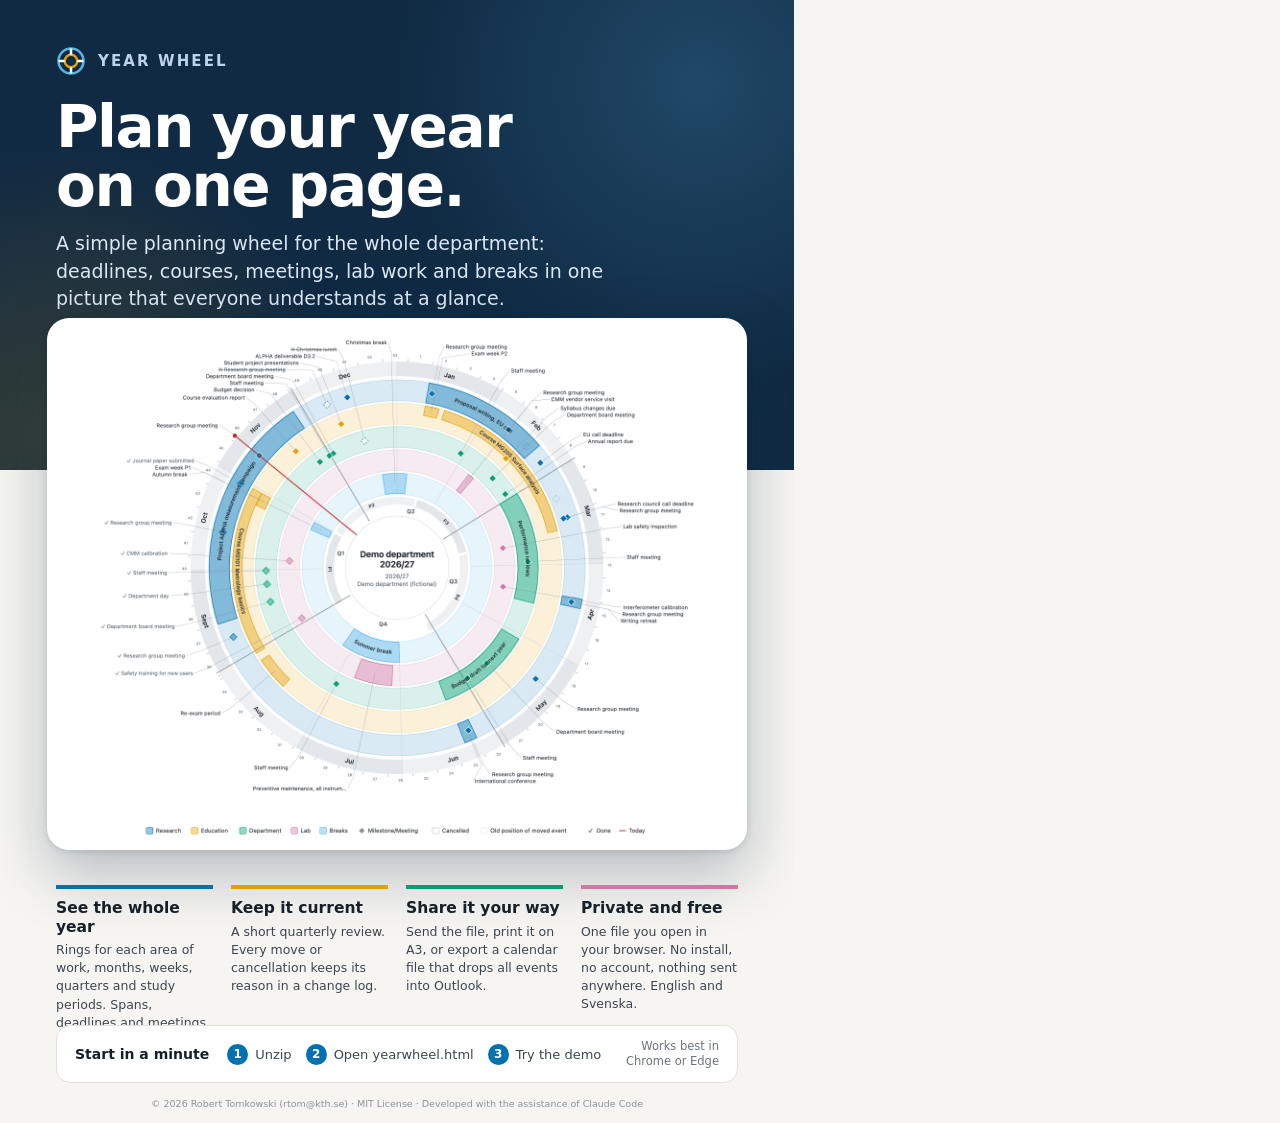
<file: docs/poster.html>
<!doctype html>
<!-- Year Wheel. Copyright (c) 2026 Robert Tomkowski <rtom@kth.se> MIT License (see the LICENSE file). Developed with the assistance of Claude Code (Anthropic). -->
<html lang="en">
<head>
<meta charset="utf-8">
<title>Year Wheel poster</title>
<!-- One-page poster at A4 portrait (794 x 1123 CSS px). Rendered to PNG and PDF by tools/build_release.py. -->
<style>
  @page { size: A4; margin: 0; }
  * { box-sizing: border-box; }
  html, body { margin: 0; width: 794px; height: 1123px; overflow: hidden; }
  body {
    font-family: system-ui, -apple-system, "Segoe UI", Roboto, "Helvetica Neue", Arial, sans-serif;
    color: #15202b; background: #f6f5f1;
    -webkit-print-color-adjust: exact; print-color-adjust: exact;
    position: relative;
  }
  .band {
    position: absolute; inset: 0 0 auto 0; height: 470px;
    background: #102a43;
    background-image:
      radial-gradient(circle at 88% 18%, rgba(86,180,233,.22) 0, rgba(86,180,233,0) 38%),
      radial-gradient(circle at 8% 92%, rgba(230,159,0,.18) 0, rgba(230,159,0,0) 34%);
  }
  .top { position: relative; padding: 46px 56px 0; color: #fff; }
  .brand { display: flex; align-items: center; gap: 12px; font-weight: 650; font-size: 15px; letter-spacing: .14em; text-transform: uppercase; color: #bcd3ea; }
  .brand svg { flex: none; }
  h1 { font-size: 58px; line-height: 1.02; margin: 22px 0 14px; letter-spacing: -0.025em; font-weight: 760; max-width: 600px; }
  .lede { font-size: 19px; line-height: 1.45; color: #dbe7f3; max-width: 560px; margin: 0; }
  .chips { display: flex; gap: 8px; flex-wrap: wrap; margin-top: 20px; }
  .chip { font-size: 13px; font-weight: 600; color: #102a43; background: #fff; border-radius: 999px; padding: 5px 12px; }
  .wheel {
    position: absolute; left: 50%; top: 318px; transform: translateX(-50%);
    width: 700px; background: #fff; border-radius: 22px; padding: 10px 14px 4px;
    box-shadow: 0 24px 60px rgba(16,42,67,.28), 0 2px 6px rgba(16,42,67,.12);
  }
  .wheel img { width: 100%; display: block; }
  .features {
    position: absolute; left: 56px; right: 56px; top: 885px;
    display: grid; grid-template-columns: repeat(4, 1fr); gap: 18px;
  }
  .f { border-top: 4px solid var(--c); padding-top: 10px; }
  .f h3 { font-size: 15.5px; margin: 0 0 5px; line-height: 1.2; }
  .f p { font-size: 12.5px; line-height: 1.45; margin: 0; color: #3b4652; }
  .start {
    position: absolute; left: 56px; right: 56px; bottom: 40px;
    display: flex; align-items: center; gap: 18px;
    background: #fff; border: 1px solid #e3e1da; border-radius: 14px; padding: 13px 18px;
  }
  .start b { font-size: 14px; white-space: nowrap; }
  .steps { display: flex; gap: 14px; font-size: 13px; color: #3b4652; flex: 1; }
  .steps span { display: flex; gap: 7px; align-items: center; white-space: nowrap; }
  .steps i { font-style: normal; font-weight: 700; color: #fff; background: #0072B2; width: 21px; height: 21px; border-radius: 50%; display: inline-flex; align-items: center; justify-content: center; font-size: 12px; flex: none; }
  .legal { position: absolute; left: 56px; right: 56px; bottom: 14px; font-size: 9.5px; color: #8a929b; text-align: center; }
  .note { font-size: 11.5px; line-height: 1.3; color: #6b7480; max-width: 96px; text-align: right; }
</style>
</head>
<body>
  <div class="band"></div>
  <div class="top">
    <div class="brand">
      <svg width="30" height="30" viewBox="0 0 24 24" aria-hidden="true"><circle cx="12" cy="12" r="10" fill="none" stroke="#56B4E9" stroke-width="2"/><circle cx="12" cy="12" r="5" fill="none" stroke="#E69F00" stroke-width="2"/><path d="M12 2v5M12 17v5M2 12h5M17 12h5" stroke="#fff" stroke-width="2"/></svg>
      Year Wheel
    </div>
    <h1>Plan your year on&nbsp;one&nbsp;page.</h1>
    <p class="lede">A simple planning wheel for the whole department: deadlines, courses, meetings,
      lab work and breaks in one picture that everyone understands at a glance.</p>
    <div class="chips">
      <span class="chip">Departments</span><span class="chip">Research groups</span><span class="chip">Labs</span>
      <span class="chip">Course coordinators</span><span class="chip">PhD students</span>
    </div>
  </div>

  <div class="wheel"><img src="images/wheel-only.png" alt="A year wheel with rings for research, education, department, lab and breaks"></div>

  <div class="features">
    <div class="f" style="--c:#0072B2">
      <h3>See the whole year</h3>
      <p>Rings for each area of work, months, weeks, quarters and study periods. Spans, deadlines and meetings with times.</p>
    </div>
    <div class="f" style="--c:#E69F00">
      <h3>Keep it current</h3>
      <p>A short quarterly review. Every move or cancellation keeps its reason in a change log.</p>
    </div>
    <div class="f" style="--c:#009E73">
      <h3>Share it your way</h3>
      <p>Send the file, print it on A3, or export a calendar file that drops all events into Outlook.</p>
    </div>
    <div class="f" style="--c:#CC79A7">
      <h3>Private and free</h3>
      <p>One file you open in your browser. No install, no account, nothing sent anywhere. English and Svenska.</p>
    </div>
  </div>

  <div class="start">
    <b>Start in a minute</b>
    <div class="steps">
      <span><i>1</i>Unzip</span>
      <span><i>2</i>Open yearwheel.html</span>
      <span><i>3</i>Try the demo</span>
    </div>
    <span class="note">Works best in Chrome or Edge</span>
  </div>
  <div class="legal">© 2026 Robert Tomkowski (rtom@kth.se) · MIT License · Developed with the assistance of Claude Code</div>
</body>
</html>
</file>
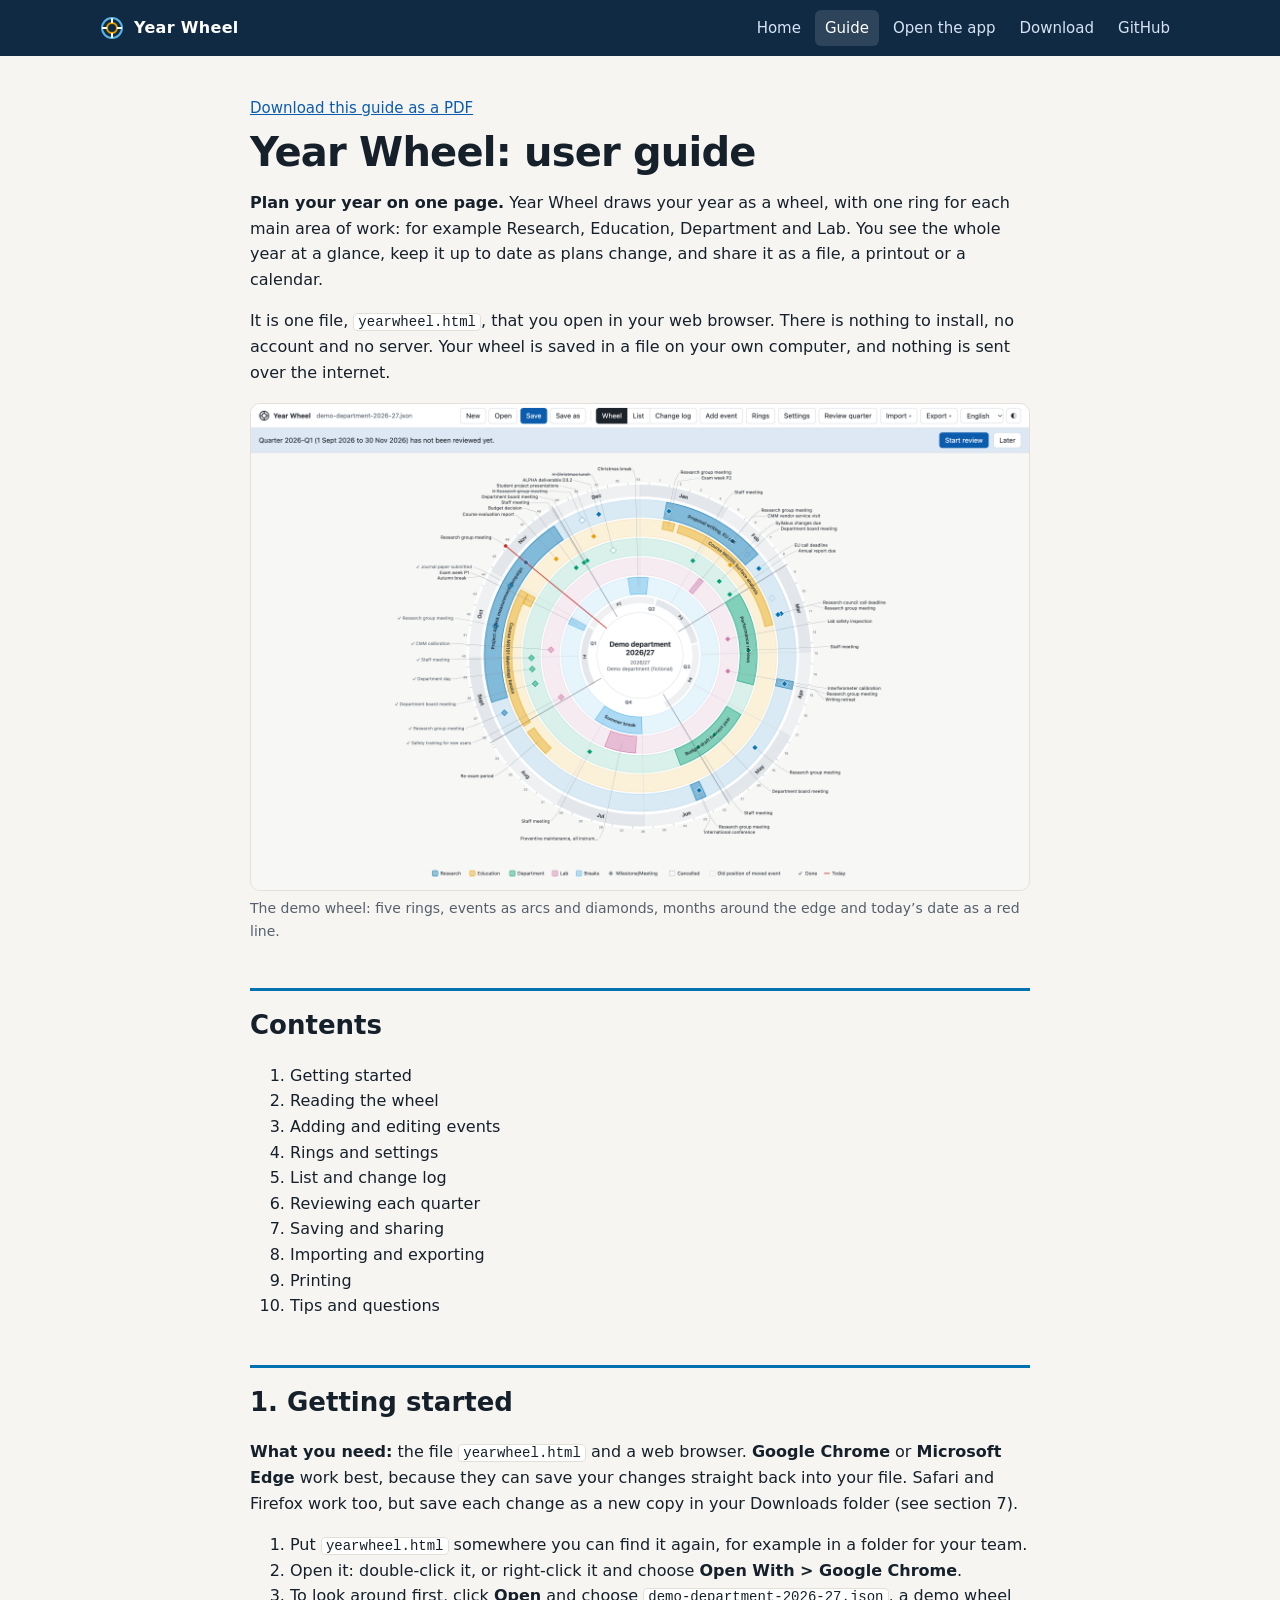
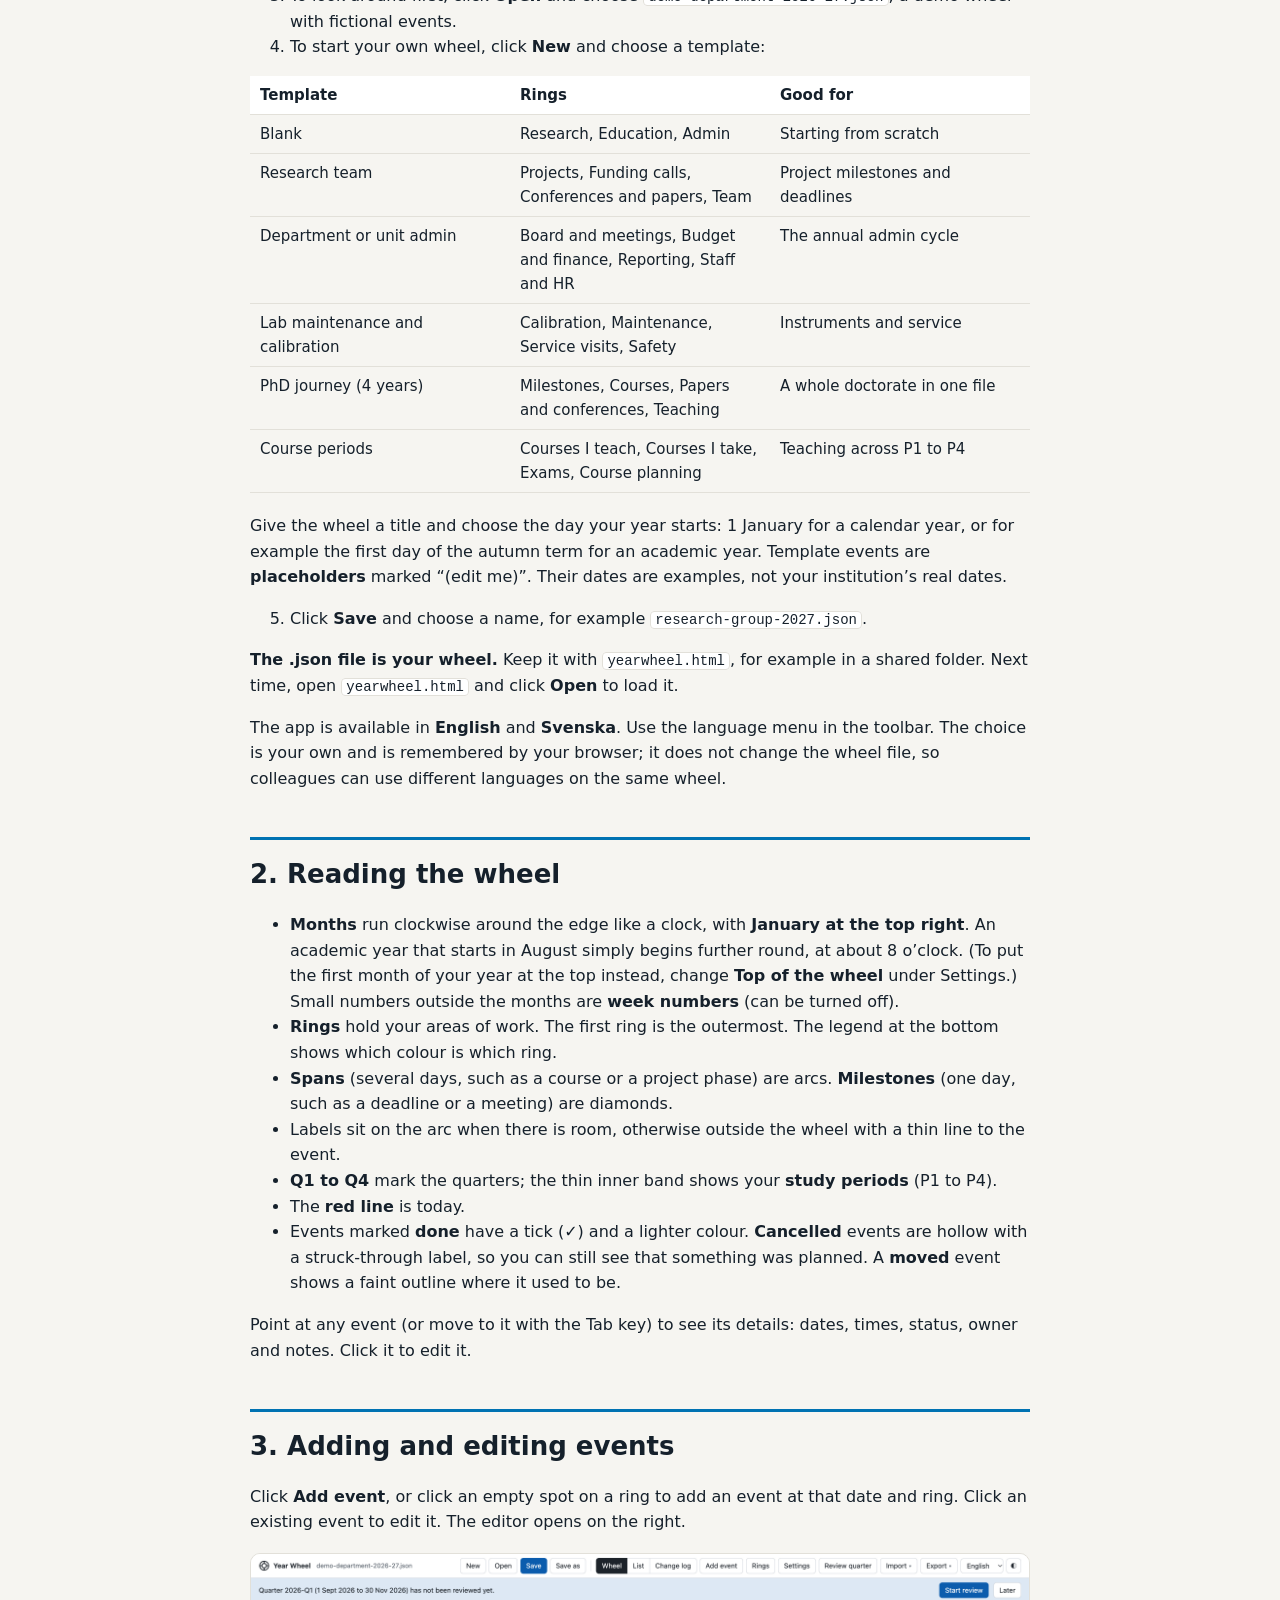
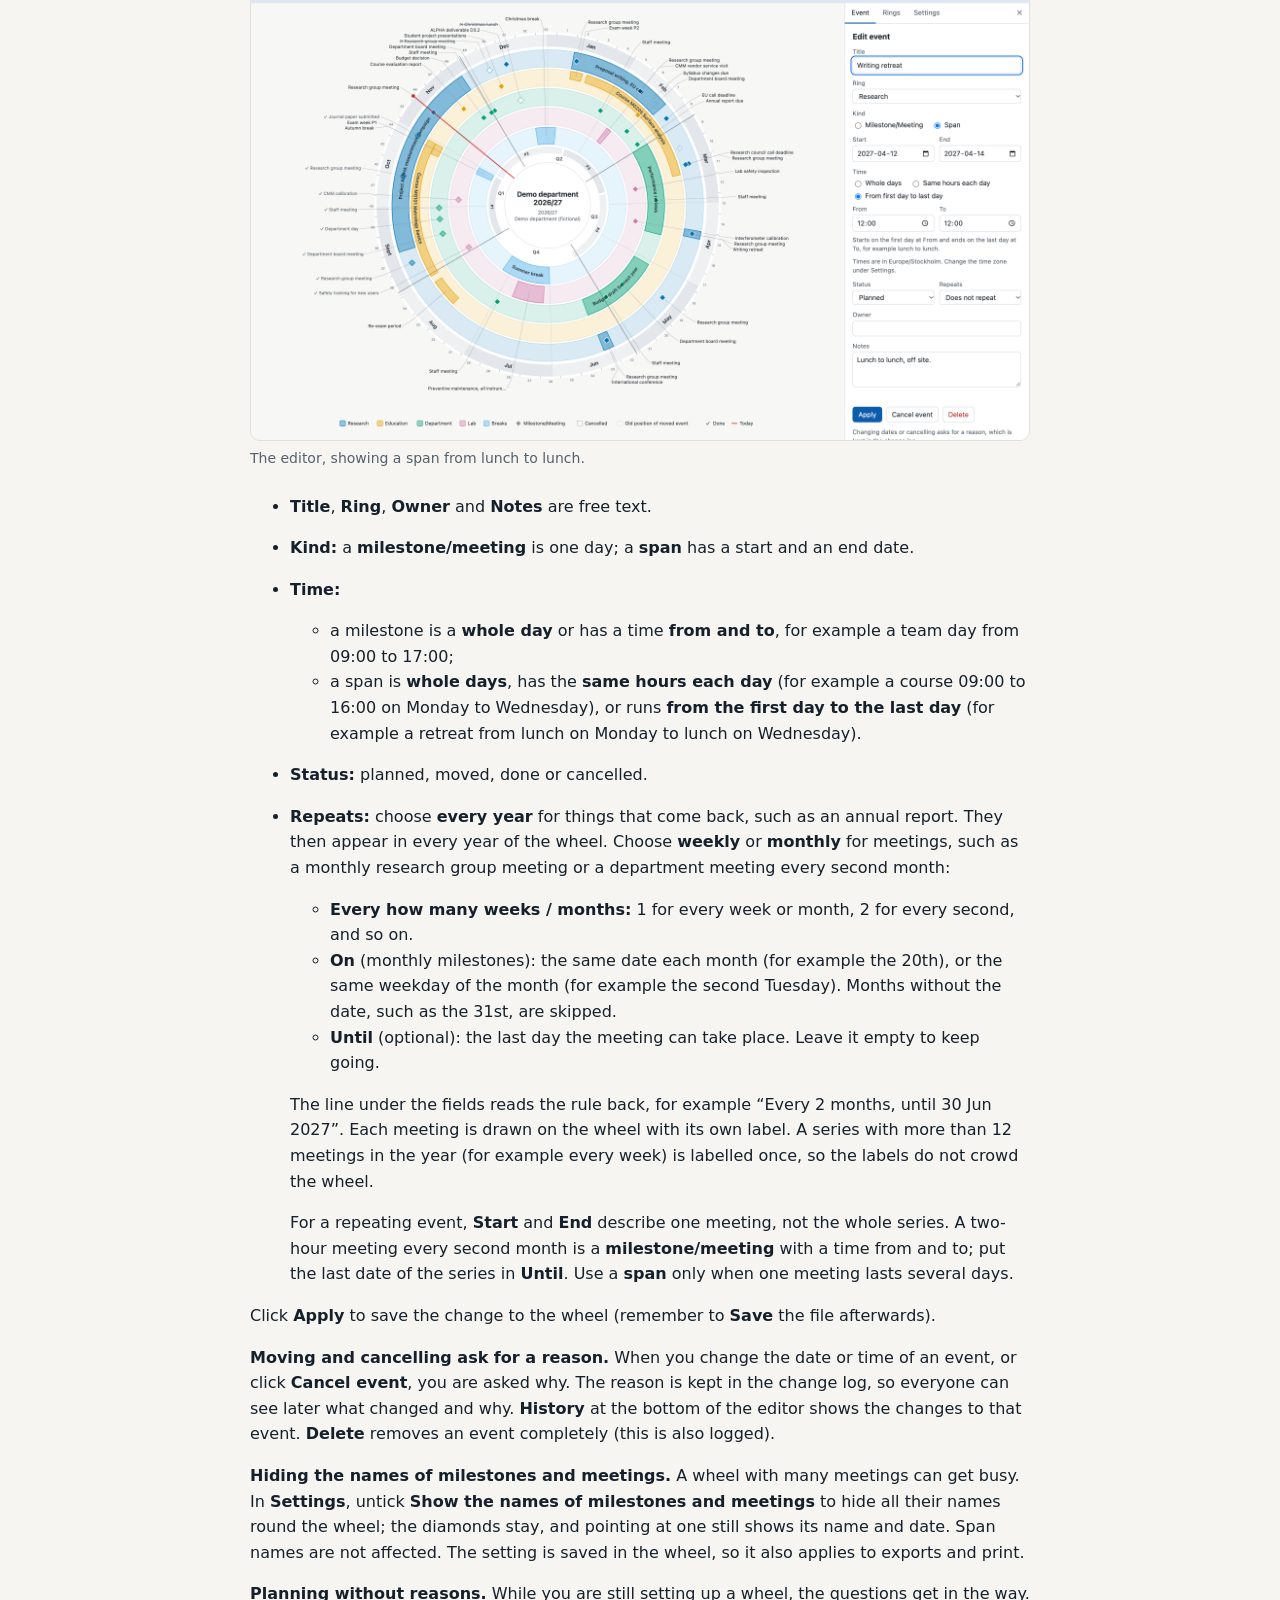
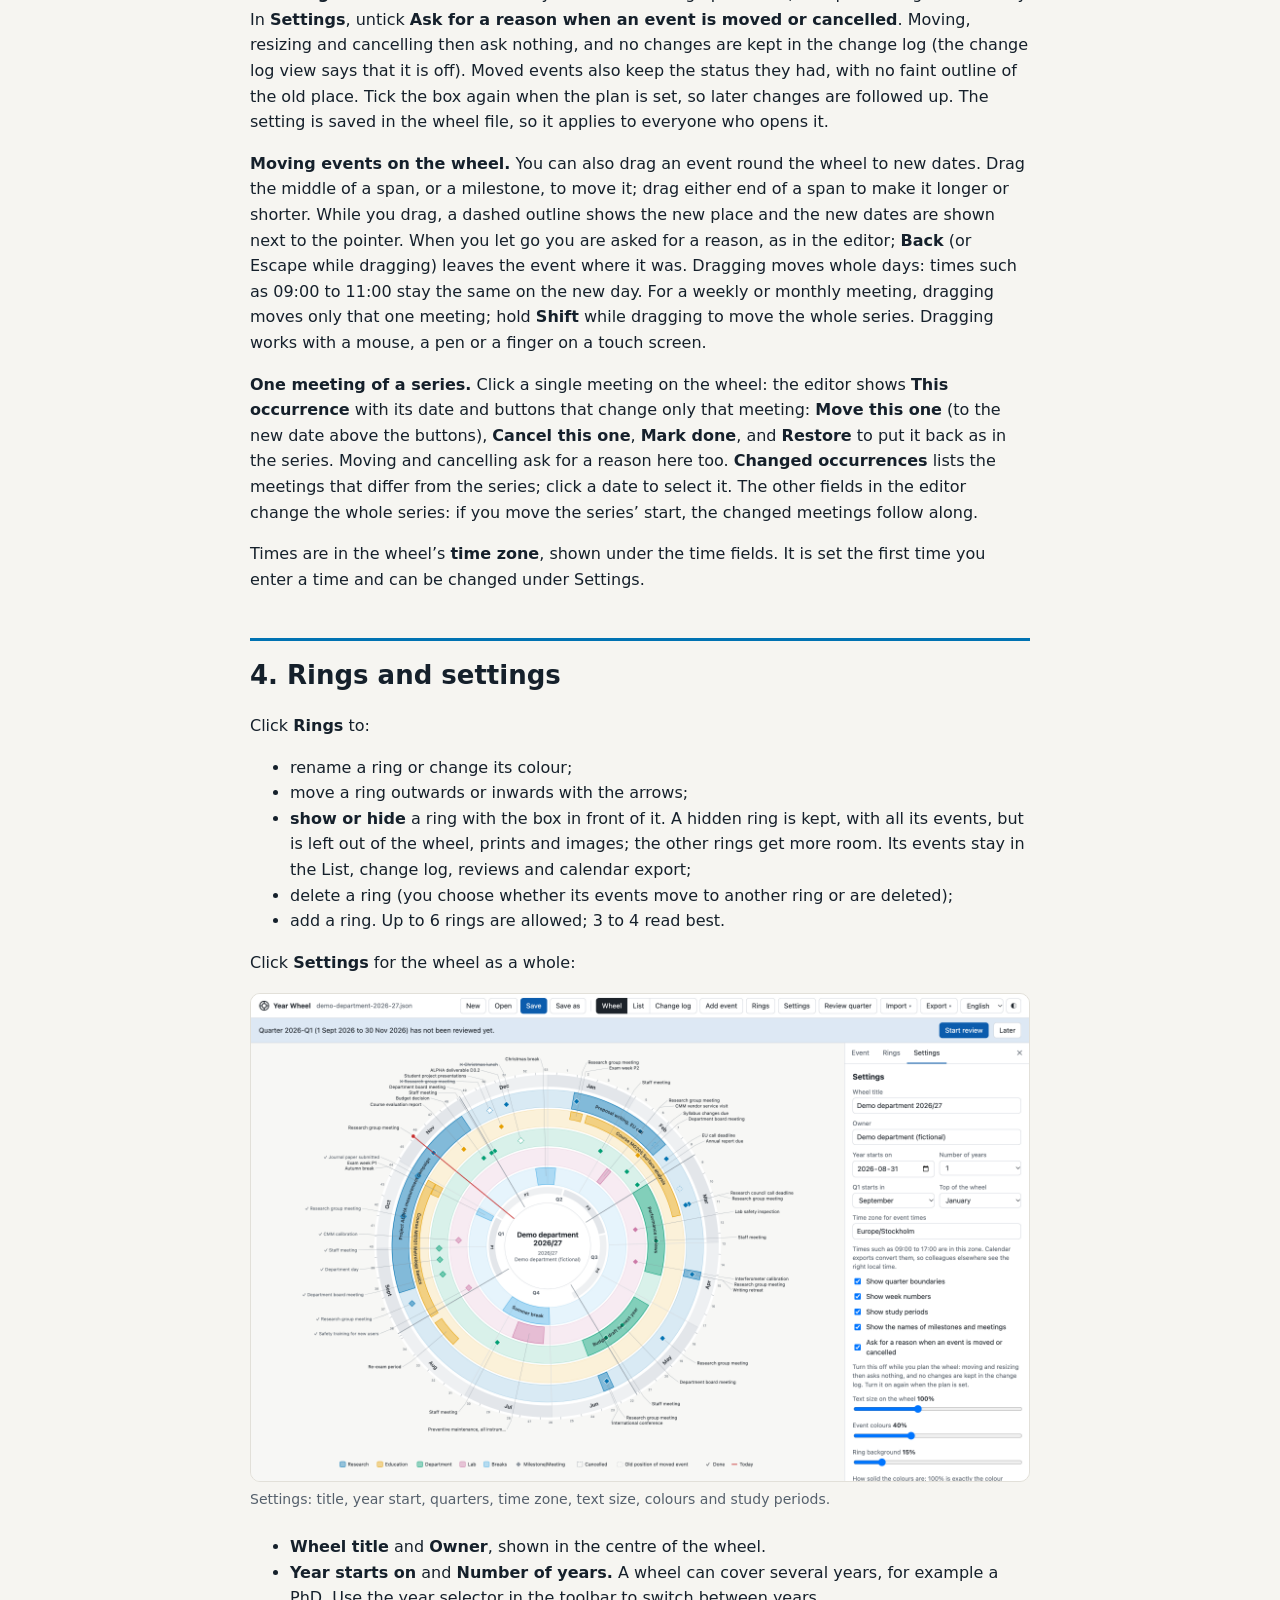
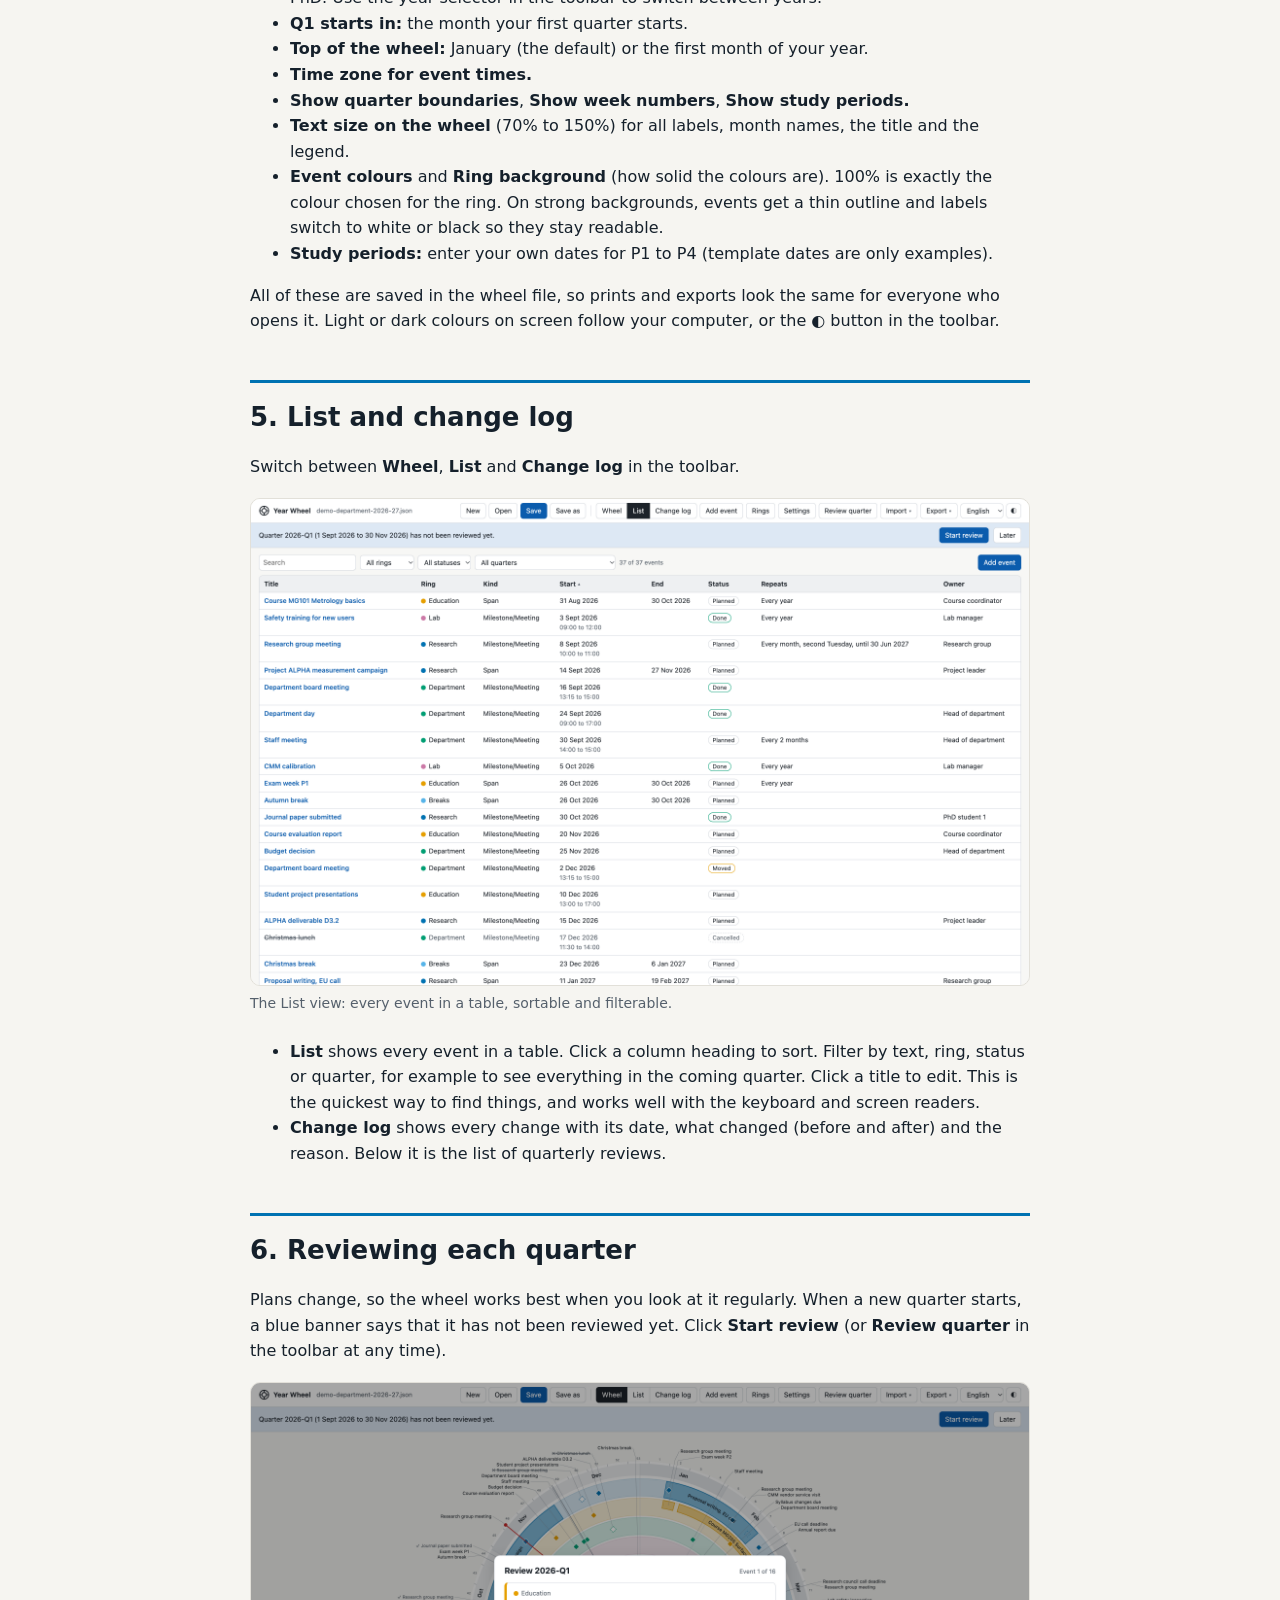
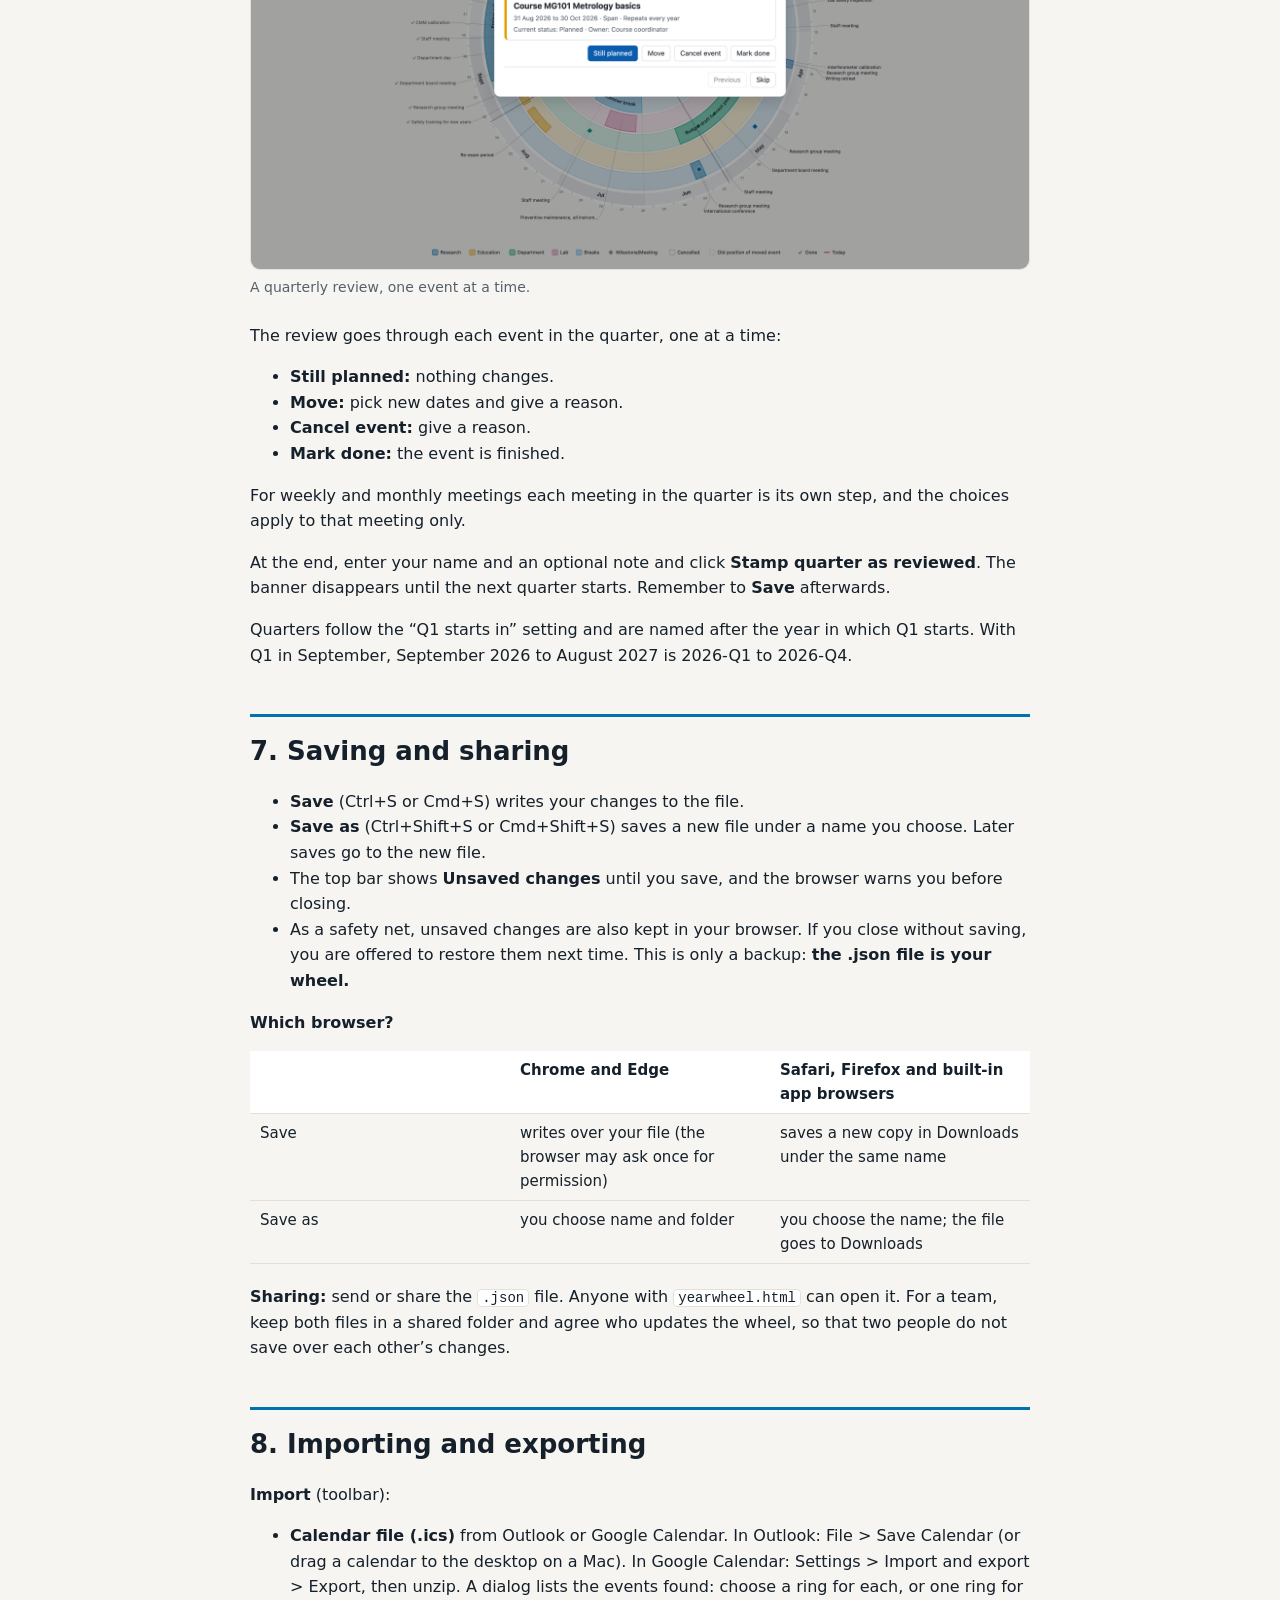
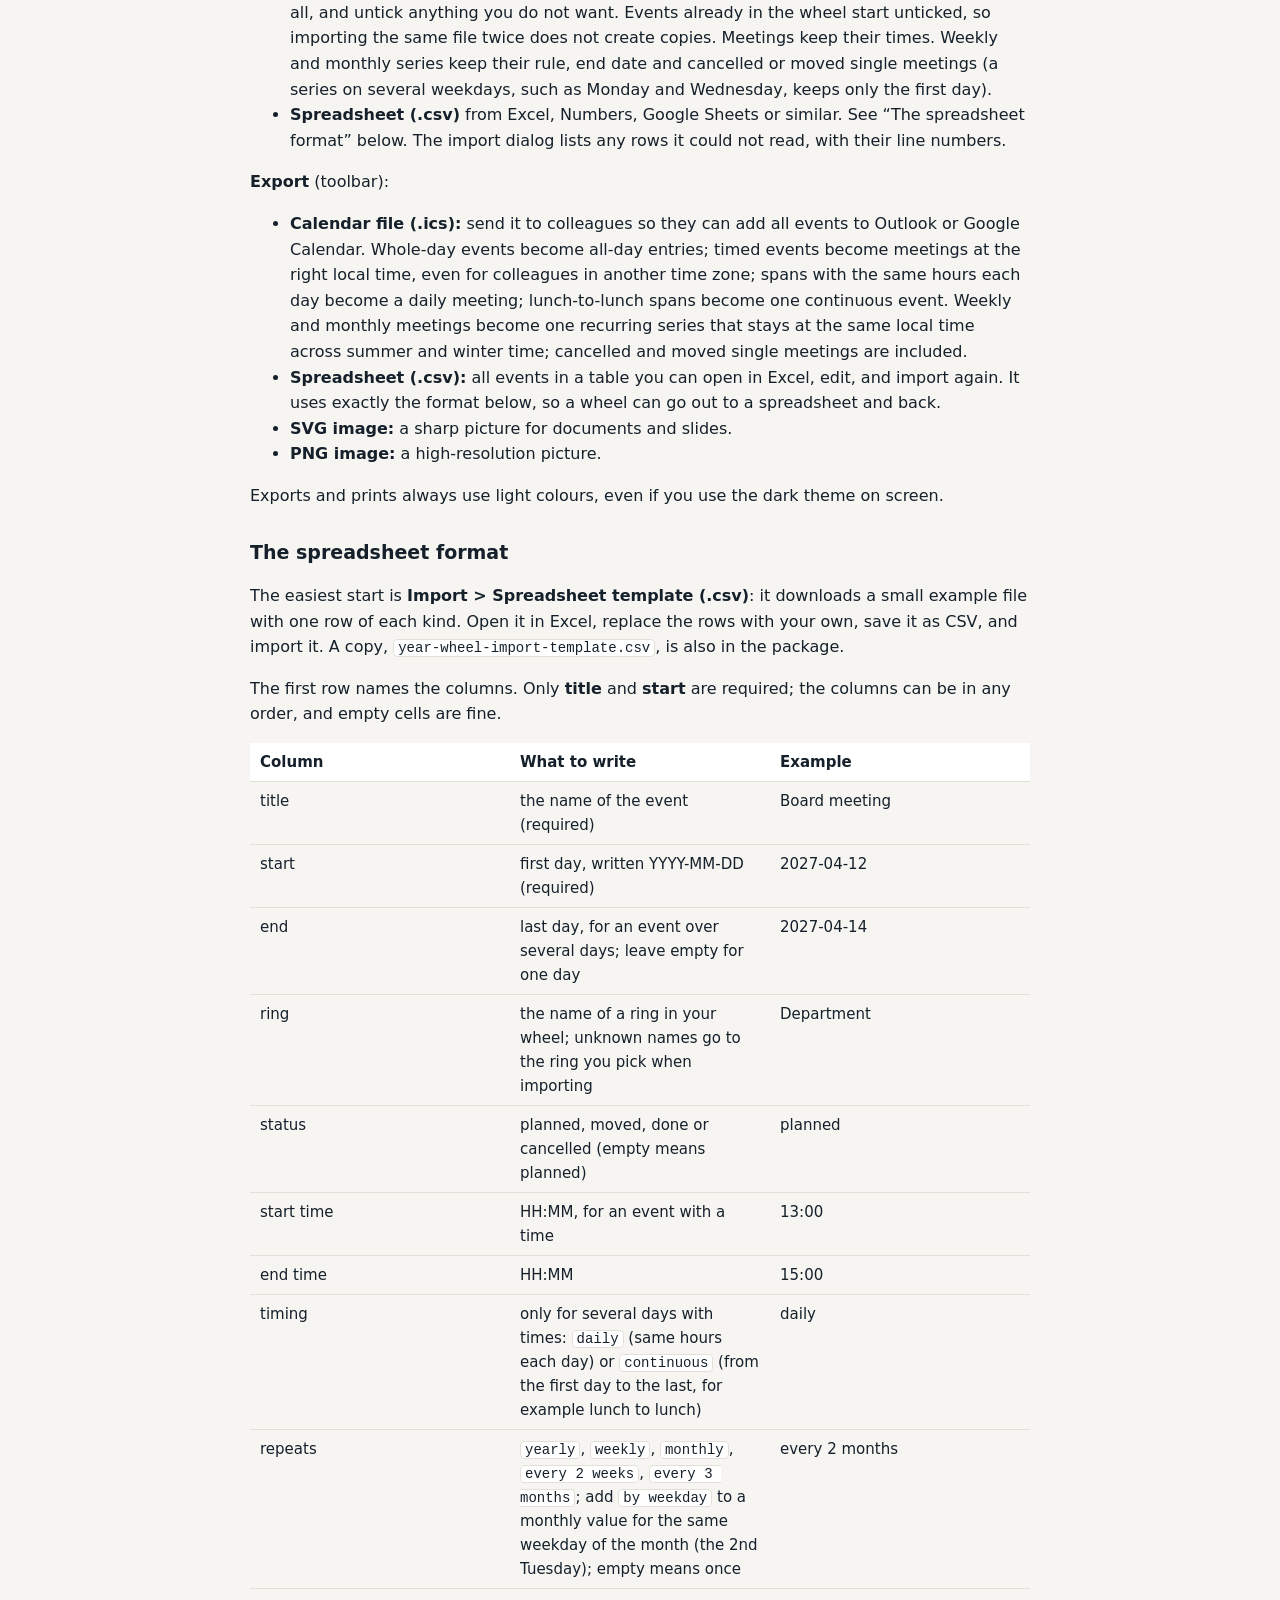
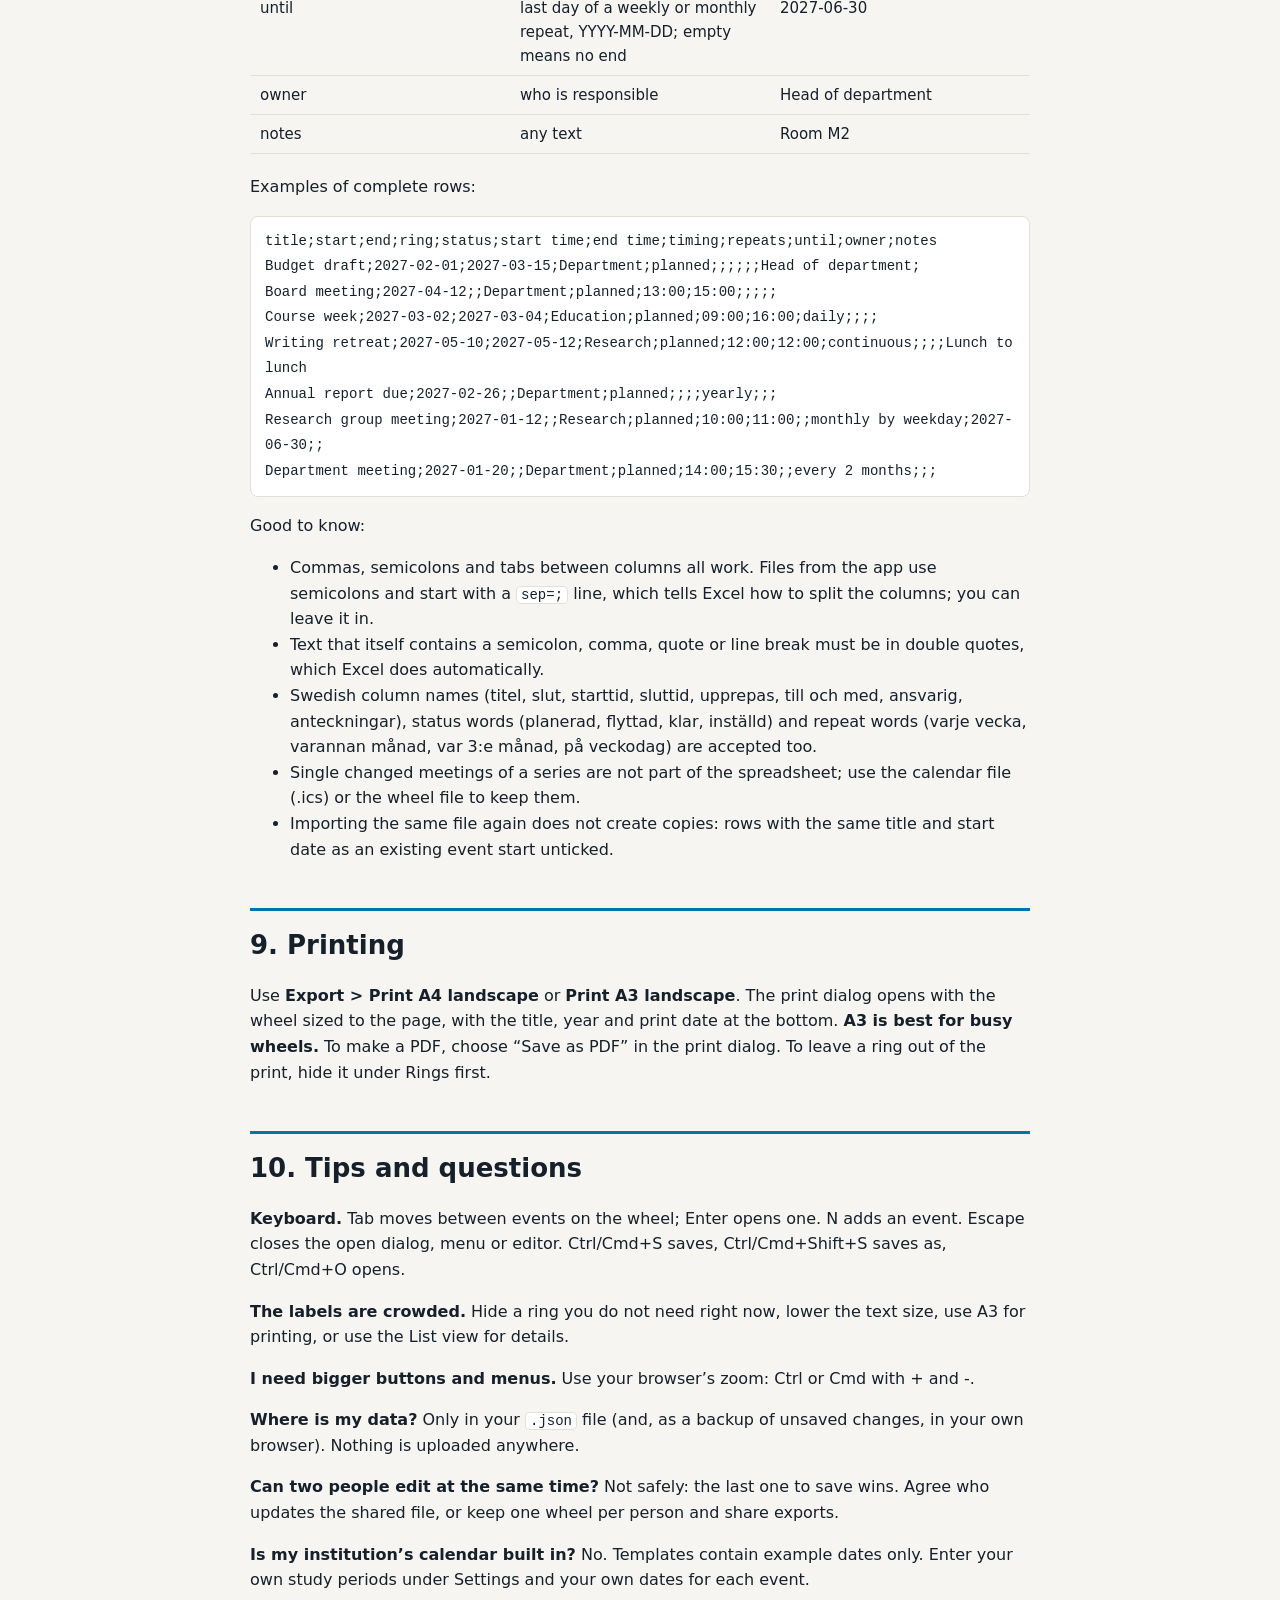
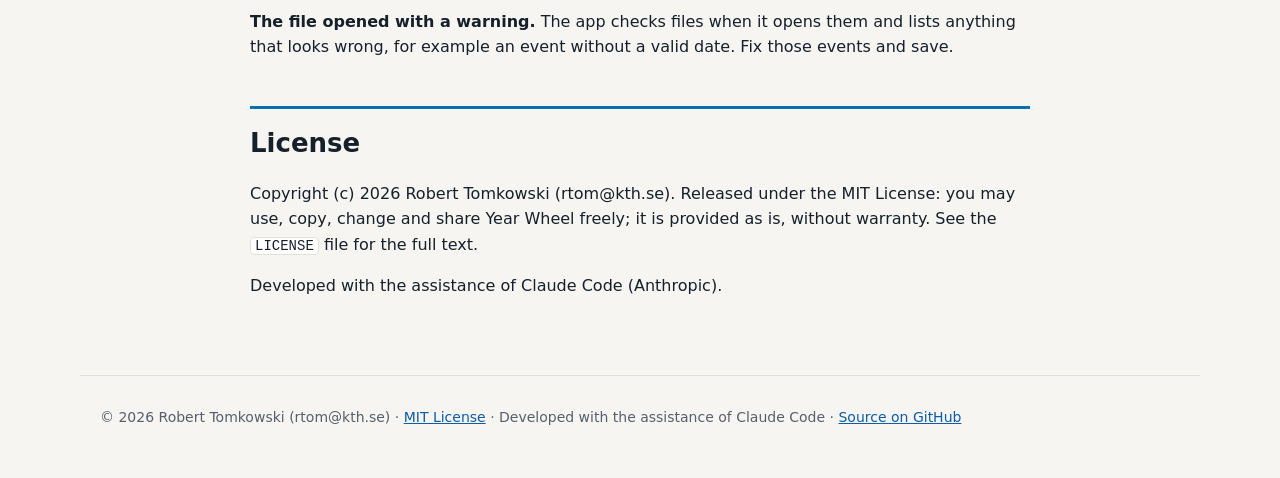
<file: website/guide.html>
<!DOCTYPE html>
<html xmlns="http://www.w3.org/1999/xhtml" lang="en" xml:lang="en">
<head>
  <meta charset="utf-8" />
  <meta name="generator" content="pandoc" />
  <meta name="viewport" content="width=device-width, initial-scale=1.0, user-scalable=yes" />
  <title>Year Wheel: user guide</title>
  <style>
    code{white-space: pre-wrap;}
    span.smallcaps{font-variant: small-caps;}
    div.columns{display: flex; gap: min(4vw, 1.5em);}
    div.column{flex: auto; overflow-x: auto;}
    div.hanging-indent{margin-left: 1.5em; text-indent: -1.5em;}
    /* The extra [class] is a hack that increases specificity enough to
       override a similar rule in reveal.js */
    ul.task-list[class]{list-style: none;}
    ul.task-list li input[type="checkbox"] {
      font-size: inherit;
      width: 0.8em;
      margin: 0 0.8em 0.2em -1.6em;
      vertical-align: middle;
    }
    .display.math{display: block; text-align: center; margin: 0.5rem auto;}
  </style>
  <link rel="stylesheet" href="site.css" />
  <meta name="description" content="How to use Year Wheel: templates, events and times, rings, quarterly reviews, saving, import and export, printing.">
  <link rel="icon" href="data:image/svg+xml,%3Csvg xmlns='http://www.w3.org/2000/svg' viewBox='0 0 24 24'%3E%3Ccircle cx='12' cy='12' r='10' fill='none' stroke='%230072B2' stroke-width='2.5'/%3E%3Ccircle cx='12' cy='12' r='5' fill='none' stroke='%23E69F00' stroke-width='2.5'/%3E%3C/svg%3E">
</head>
<body>
<header class="topbar"><div class="in">
  <a class="brand" href="./"><svg width="24" height="24" viewBox="0 0 24 24" aria-hidden="true"><circle cx="12" cy="12" r="10" fill="none" stroke="#56B4E9" stroke-width="2"/><circle cx="12" cy="12" r="5" fill="none" stroke="#E69F00" stroke-width="2"/><path d="M12 2v5M12 17v5M2 12h5M17 12h5" stroke="#fff" stroke-width="2"/></svg>Year Wheel</a>
  <nav aria-label="Site">
    <a href="./">Home</a>
    <a href="guide.html" aria-current="page">Guide</a>
    <a href="app/yearwheel.html">Open the app</a>
    <a href="https://github.com/rtomkowski/yearwheel/releases/latest">Download</a>
    <a href="https://github.com/rtomkowski/yearwheel">GitHub</a>
  </nav>
</div></header>
<main class="guide">
<a class="getpdf" href="https://github.com/rtomkowski/yearwheel/releases/latest/download/Year-Wheel-User-Guide.pdf">Download this guide as a PDF</a>
<h1 id="year-wheel-user-guide">Year Wheel: user guide</h1>
<p><strong>Plan your year on one page.</strong> Year Wheel draws your
year as a wheel, with one ring for each main area of work: for example
Research, Education, Department and Lab. You see the whole year at a
glance, keep it up to date as plans change, and share it as a file, a
printout or a calendar.</p>
<p>It is one file, <code>yearwheel.html</code>, that you open in your
web browser. There is nothing to install, no account and no server. Your
wheel is saved in a file on your own computer, and nothing is sent over
the internet.</p>
<figure>
<img src="images/wheel.png"
alt="The demo wheel: five rings, events as arcs and diamonds, months around the edge and today’s date as a red line." />
<figcaption aria-hidden="true">The demo wheel: five rings, events as
arcs and diamonds, months around the edge and today’s date as a red
line.</figcaption>
</figure>
<h2 id="contents">Contents</h2>
<ol type="1">
<li>Getting started</li>
<li>Reading the wheel</li>
<li>Adding and editing events</li>
<li>Rings and settings</li>
<li>List and change log</li>
<li>Reviewing each quarter</li>
<li>Saving and sharing</li>
<li>Importing and exporting</li>
<li>Printing</li>
<li>Tips and questions</li>
</ol>
<h2 id="getting-started">1. Getting started</h2>
<p><strong>What you need:</strong> the file <code>yearwheel.html</code>
and a web browser. <strong>Google Chrome</strong> or <strong>Microsoft
Edge</strong> work best, because they can save your changes straight
back into your file. Safari and Firefox work too, but save each change
as a new copy in your Downloads folder (see section 7).</p>
<ol type="1">
<li>Put <code>yearwheel.html</code> somewhere you can find it again, for
example in a folder for your team.</li>
<li>Open it: double-click it, or right-click it and choose <strong>Open
With &gt; Google Chrome</strong>.</li>
<li>To look around first, click <strong>Open</strong> and choose
<code>demo-department-2026-27.json</code>, a demo wheel with fictional
events.</li>
<li>To start your own wheel, click <strong>New</strong> and choose a
template:</li>
</ol>
<table>
<colgroup>
<col style="width: 33%" />
<col style="width: 33%" />
<col style="width: 33%" />
</colgroup>
<thead>
<tr class="header">
<th>Template</th>
<th>Rings</th>
<th>Good for</th>
</tr>
</thead>
<tbody>
<tr class="odd">
<td>Blank</td>
<td>Research, Education, Admin</td>
<td>Starting from scratch</td>
</tr>
<tr class="even">
<td>Research team</td>
<td>Projects, Funding calls, Conferences and papers, Team</td>
<td>Project milestones and deadlines</td>
</tr>
<tr class="odd">
<td>Department or unit admin</td>
<td>Board and meetings, Budget and finance, Reporting, Staff and HR</td>
<td>The annual admin cycle</td>
</tr>
<tr class="even">
<td>Lab maintenance and calibration</td>
<td>Calibration, Maintenance, Service visits, Safety</td>
<td>Instruments and service</td>
</tr>
<tr class="odd">
<td>PhD journey (4 years)</td>
<td>Milestones, Courses, Papers and conferences, Teaching</td>
<td>A whole doctorate in one file</td>
</tr>
<tr class="even">
<td>Course periods</td>
<td>Courses I teach, Courses I take, Exams, Course planning</td>
<td>Teaching across P1 to P4</td>
</tr>
</tbody>
</table>
<p>Give the wheel a title and choose the day your year starts: 1 January
for a calendar year, or for example the first day of the autumn term for
an academic year. Template events are <strong>placeholders</strong>
marked “(edit me)”. Their dates are examples, not your institution’s
real dates.</p>
<ol start="5" type="1">
<li>Click <strong>Save</strong> and choose a name, for example
<code>research-group-2027.json</code>.</li>
</ol>
<p><strong>The .json file is your wheel.</strong> Keep it with
<code>yearwheel.html</code>, for example in a shared folder. Next time,
open <code>yearwheel.html</code> and click <strong>Open</strong> to load
it.</p>
<p>The app is available in <strong>English</strong> and
<strong>Svenska</strong>. Use the language menu in the toolbar. The
choice is your own and is remembered by your browser; it does not change
the wheel file, so colleagues can use different languages on the same
wheel.</p>
<h2 id="reading-the-wheel">2. Reading the wheel</h2>
<ul>
<li><strong>Months</strong> run clockwise around the edge like a clock,
with <strong>January at the top right</strong>. An academic year that
starts in August simply begins further round, at about 8 o’clock. (To
put the first month of your year at the top instead, change <strong>Top
of the wheel</strong> under Settings.) Small numbers outside the months
are <strong>week numbers</strong> (can be turned off).</li>
<li><strong>Rings</strong> hold your areas of work. The first ring is
the outermost. The legend at the bottom shows which colour is which
ring.</li>
<li><strong>Spans</strong> (several days, such as a course or a project
phase) are arcs. <strong>Milestones</strong> (one day, such as a
deadline or a meeting) are diamonds.</li>
<li>Labels sit on the arc when there is room, otherwise outside the
wheel with a thin line to the event.</li>
<li><strong>Q1 to Q4</strong> mark the quarters; the thin inner band
shows your <strong>study periods</strong> (P1 to P4).</li>
<li>The <strong>red line</strong> is today.</li>
<li>Events marked <strong>done</strong> have a tick (✓) and a lighter
colour. <strong>Cancelled</strong> events are hollow with a
struck-through label, so you can still see that something was planned. A
<strong>moved</strong> event shows a faint outline where it used to
be.</li>
</ul>
<p>Point at any event (or move to it with the Tab key) to see its
details: dates, times, status, owner and notes. Click it to edit it.</p>
<h2 id="adding-and-editing-events">3. Adding and editing events</h2>
<p>Click <strong>Add event</strong>, or click an empty spot on a ring to
add an event at that date and ring. Click an existing event to edit it.
The editor opens on the right.</p>
<figure>
<img src="images/editor.png"
alt="The editor, showing a span from lunch to lunch." />
<figcaption aria-hidden="true">The editor, showing a span from lunch to
lunch.</figcaption>
</figure>
<ul>
<li><p><strong>Title</strong>, <strong>Ring</strong>,
<strong>Owner</strong> and <strong>Notes</strong> are free
text.</p></li>
<li><p><strong>Kind:</strong> a <strong>milestone/meeting</strong> is
one day; a <strong>span</strong> has a start and an end date.</p></li>
<li><p><strong>Time:</strong></p>
<ul>
<li>a milestone is a <strong>whole day</strong> or has a time
<strong>from and to</strong>, for example a team day from 09:00 to
17:00;</li>
<li>a span is <strong>whole days</strong>, has the <strong>same hours
each day</strong> (for example a course 09:00 to 16:00 on Monday to
Wednesday), or runs <strong>from the first day to the last day</strong>
(for example a retreat from lunch on Monday to lunch on Wednesday).</li>
</ul></li>
<li><p><strong>Status:</strong> planned, moved, done or
cancelled.</p></li>
<li><p><strong>Repeats:</strong> choose <strong>every year</strong> for
things that come back, such as an annual report. They then appear in
every year of the wheel. Choose <strong>weekly</strong> or
<strong>monthly</strong> for meetings, such as a monthly research group
meeting or a department meeting every second month:</p>
<ul>
<li><strong>Every how many weeks / months:</strong> 1 for every week or
month, 2 for every second, and so on.</li>
<li><strong>On</strong> (monthly milestones): the same date each month
(for example the 20th), or the same weekday of the month (for example
the second Tuesday). Months without the date, such as the 31st, are
skipped.</li>
<li><strong>Until</strong> (optional): the last day the meeting can take
place. Leave it empty to keep going.</li>
</ul>
<p>The line under the fields reads the rule back, for example “Every 2
months, until 30 Jun 2027”. Each meeting is drawn on the wheel with its
own label. A series with more than 12 meetings in the year (for example
every week) is labelled once, so the labels do not crowd the wheel.</p>
<p>For a repeating event, <strong>Start</strong> and
<strong>End</strong> describe one meeting, not the whole series. A
two-hour meeting every second month is a
<strong>milestone/meeting</strong> with a time from and to; put the last
date of the series in <strong>Until</strong>. Use a
<strong>span</strong> only when one meeting lasts several days.</p></li>
</ul>
<p>Click <strong>Apply</strong> to save the change to the wheel
(remember to <strong>Save</strong> the file afterwards).</p>
<p><strong>Moving and cancelling ask for a reason.</strong> When you
change the date or time of an event, or click <strong>Cancel
event</strong>, you are asked why. The reason is kept in the change log,
so everyone can see later what changed and why. <strong>History</strong>
at the bottom of the editor shows the changes to that event.
<strong>Delete</strong> removes an event completely (this is also
logged).</p>
<p><strong>Hiding the names of milestones and meetings.</strong> A wheel
with many meetings can get busy. In <strong>Settings</strong>, untick
<strong>Show the names of milestones and meetings</strong> to hide all
their names round the wheel; the diamonds stay, and pointing at one
still shows its name and date. Span names are not affected. The setting
is saved in the wheel, so it also applies to exports and print.</p>
<p><strong>Planning without reasons.</strong> While you are still
setting up a wheel, the questions get in the way. In
<strong>Settings</strong>, untick <strong>Ask for a reason when an event
is moved or cancelled</strong>. Moving, resizing and cancelling then ask
nothing, and no changes are kept in the change log (the change log view
says that it is off). Moved events also keep the status they had, with
no faint outline of the old place. Tick the box again when the plan is
set, so later changes are followed up. The setting is saved in the wheel
file, so it applies to everyone who opens it.</p>
<p><strong>Moving events on the wheel.</strong> You can also drag an
event round the wheel to new dates. Drag the middle of a span, or a
milestone, to move it; drag either end of a span to make it longer or
shorter. While you drag, a dashed outline shows the new place and the
new dates are shown next to the pointer. When you let go you are asked
for a reason, as in the editor; <strong>Back</strong> (or Escape while
dragging) leaves the event where it was. Dragging moves whole days:
times such as 09:00 to 11:00 stay the same on the new day. For a weekly
or monthly meeting, dragging moves only that one meeting; hold
<strong>Shift</strong> while dragging to move the whole series. Dragging
works with a mouse, a pen or a finger on a touch screen.</p>
<p><strong>One meeting of a series.</strong> Click a single meeting on
the wheel: the editor shows <strong>This occurrence</strong> with its
date and buttons that change only that meeting: <strong>Move this
one</strong> (to the new date above the buttons), <strong>Cancel this
one</strong>, <strong>Mark done</strong>, and <strong>Restore</strong>
to put it back as in the series. Moving and cancelling ask for a reason
here too. <strong>Changed occurrences</strong> lists the meetings that
differ from the series; click a date to select it. The other fields in
the editor change the whole series: if you move the series’ start, the
changed meetings follow along.</p>
<p>Times are in the wheel’s <strong>time zone</strong>, shown under the
time fields. It is set the first time you enter a time and can be
changed under Settings.</p>
<h2 id="rings-and-settings">4. Rings and settings</h2>
<p>Click <strong>Rings</strong> to:</p>
<ul>
<li>rename a ring or change its colour;</li>
<li>move a ring outwards or inwards with the arrows;</li>
<li><strong>show or hide</strong> a ring with the box in front of it. A
hidden ring is kept, with all its events, but is left out of the wheel,
prints and images; the other rings get more room. Its events stay in the
List, change log, reviews and calendar export;</li>
<li>delete a ring (you choose whether its events move to another ring or
are deleted);</li>
<li>add a ring. Up to 6 rings are allowed; 3 to 4 read best.</li>
</ul>
<p>Click <strong>Settings</strong> for the wheel as a whole:</p>
<figure>
<img src="images/settings.png"
alt="Settings: title, year start, quarters, time zone, text size, colours and study periods." />
<figcaption aria-hidden="true">Settings: title, year start, quarters,
time zone, text size, colours and study periods.</figcaption>
</figure>
<ul>
<li><strong>Wheel title</strong> and <strong>Owner</strong>, shown in
the centre of the wheel.</li>
<li><strong>Year starts on</strong> and <strong>Number of
years.</strong> A wheel can cover several years, for example a PhD. Use
the year selector in the toolbar to switch between years.</li>
<li><strong>Q1 starts in:</strong> the month your first quarter
starts.</li>
<li><strong>Top of the wheel:</strong> January (the default) or the
first month of your year.</li>
<li><strong>Time zone for event times.</strong></li>
<li><strong>Show quarter boundaries</strong>, <strong>Show week
numbers</strong>, <strong>Show study periods.</strong></li>
<li><strong>Text size on the wheel</strong> (70% to 150%) for all
labels, month names, the title and the legend.</li>
<li><strong>Event colours</strong> and <strong>Ring background</strong>
(how solid the colours are). 100% is exactly the colour chosen for the
ring. On strong backgrounds, events get a thin outline and labels switch
to white or black so they stay readable.</li>
<li><strong>Study periods:</strong> enter your own dates for P1 to P4
(template dates are only examples).</li>
</ul>
<p>All of these are saved in the wheel file, so prints and exports look
the same for everyone who opens it. Light or dark colours on screen
follow your computer, or the ◐ button in the toolbar.</p>
<h2 id="list-and-change-log">5. List and change log</h2>
<p>Switch between <strong>Wheel</strong>, <strong>List</strong> and
<strong>Change log</strong> in the toolbar.</p>
<figure>
<img src="images/list.png"
alt="The List view: every event in a table, sortable and filterable." />
<figcaption aria-hidden="true">The List view: every event in a table,
sortable and filterable.</figcaption>
</figure>
<ul>
<li><strong>List</strong> shows every event in a table. Click a column
heading to sort. Filter by text, ring, status or quarter, for example to
see everything in the coming quarter. Click a title to edit. This is the
quickest way to find things, and works well with the keyboard and screen
readers.</li>
<li><strong>Change log</strong> shows every change with its date, what
changed (before and after) and the reason. Below it is the list of
quarterly reviews.</li>
</ul>
<h2 id="reviewing-each-quarter">6. Reviewing each quarter</h2>
<p>Plans change, so the wheel works best when you look at it regularly.
When a new quarter starts, a blue banner says that it has not been
reviewed yet. Click <strong>Start review</strong> (or <strong>Review
quarter</strong> in the toolbar at any time).</p>
<figure>
<img src="images/review.png"
alt="A quarterly review, one event at a time." />
<figcaption aria-hidden="true">A quarterly review, one event at a
time.</figcaption>
</figure>
<p>The review goes through each event in the quarter, one at a time:</p>
<ul>
<li><strong>Still planned:</strong> nothing changes.</li>
<li><strong>Move:</strong> pick new dates and give a reason.</li>
<li><strong>Cancel event:</strong> give a reason.</li>
<li><strong>Mark done:</strong> the event is finished.</li>
</ul>
<p>For weekly and monthly meetings each meeting in the quarter is its
own step, and the choices apply to that meeting only.</p>
<p>At the end, enter your name and an optional note and click
<strong>Stamp quarter as reviewed</strong>. The banner disappears until
the next quarter starts. Remember to <strong>Save</strong>
afterwards.</p>
<p>Quarters follow the “Q1 starts in” setting and are named after the
year in which Q1 starts. With Q1 in September, September 2026 to August
2027 is 2026-Q1 to 2026-Q4.</p>
<h2 id="saving-and-sharing">7. Saving and sharing</h2>
<ul>
<li><strong>Save</strong> (Ctrl+S or Cmd+S) writes your changes to the
file.</li>
<li><strong>Save as</strong> (Ctrl+Shift+S or Cmd+Shift+S) saves a new
file under a name you choose. Later saves go to the new file.</li>
<li>The top bar shows <strong>Unsaved changes</strong> until you save,
and the browser warns you before closing.</li>
<li>As a safety net, unsaved changes are also kept in your browser. If
you close without saving, you are offered to restore them next time.
This is only a backup: <strong>the .json file is your
wheel.</strong></li>
</ul>
<p><strong>Which browser?</strong></p>
<table>
<colgroup>
<col style="width: 33%" />
<col style="width: 33%" />
<col style="width: 33%" />
</colgroup>
<thead>
<tr class="header">
<th></th>
<th>Chrome and Edge</th>
<th>Safari, Firefox and built-in app browsers</th>
</tr>
</thead>
<tbody>
<tr class="odd">
<td>Save</td>
<td>writes over your file (the browser may ask once for permission)</td>
<td>saves a new copy in Downloads under the same name</td>
</tr>
<tr class="even">
<td>Save as</td>
<td>you choose name and folder</td>
<td>you choose the name; the file goes to Downloads</td>
</tr>
</tbody>
</table>
<p><strong>Sharing:</strong> send or share the <code>.json</code> file.
Anyone with <code>yearwheel.html</code> can open it. For a team, keep
both files in a shared folder and agree who updates the wheel, so that
two people do not save over each other’s changes.</p>
<h2 id="importing-and-exporting">8. Importing and exporting</h2>
<p><strong>Import</strong> (toolbar):</p>
<ul>
<li><strong>Calendar file (.ics)</strong> from Outlook or Google
Calendar. In Outlook: File &gt; Save Calendar (or drag a calendar to the
desktop on a Mac). In Google Calendar: Settings &gt; Import and export
&gt; Export, then unzip. A dialog lists the events found: choose a ring
for each, or one ring for all, and untick anything you do not want.
Events already in the wheel start unticked, so importing the same file
twice does not create copies. Meetings keep their times. Weekly and
monthly series keep their rule, end date and cancelled or moved single
meetings (a series on several weekdays, such as Monday and Wednesday,
keeps only the first day).</li>
<li><strong>Spreadsheet (.csv)</strong> from Excel, Numbers, Google
Sheets or similar. See “The spreadsheet format” below. The import dialog
lists any rows it could not read, with their line numbers.</li>
</ul>
<p><strong>Export</strong> (toolbar):</p>
<ul>
<li><strong>Calendar file (.ics):</strong> send it to colleagues so they
can add all events to Outlook or Google Calendar. Whole-day events
become all-day entries; timed events become meetings at the right local
time, even for colleagues in another time zone; spans with the same
hours each day become a daily meeting; lunch-to-lunch spans become one
continuous event. Weekly and monthly meetings become one recurring
series that stays at the same local time across summer and winter time;
cancelled and moved single meetings are included.</li>
<li><strong>Spreadsheet (.csv):</strong> all events in a table you can
open in Excel, edit, and import again. It uses exactly the format below,
so a wheel can go out to a spreadsheet and back.</li>
<li><strong>SVG image:</strong> a sharp picture for documents and
slides.</li>
<li><strong>PNG image:</strong> a high-resolution picture.</li>
</ul>
<p>Exports and prints always use light colours, even if you use the dark
theme on screen.</p>
<h3 id="the-spreadsheet-format">The spreadsheet format</h3>
<p>The easiest start is <strong>Import &gt; Spreadsheet template
(.csv)</strong>: it downloads a small example file with one row of each
kind. Open it in Excel, replace the rows with your own, save it as CSV,
and import it. A copy, <code>year-wheel-import-template.csv</code>, is
also in the package.</p>
<p>The first row names the columns. Only <strong>title</strong> and
<strong>start</strong> are required; the columns can be in any order,
and empty cells are fine.</p>
<table>
<colgroup>
<col style="width: 33%" />
<col style="width: 33%" />
<col style="width: 33%" />
</colgroup>
<thead>
<tr class="header">
<th>Column</th>
<th>What to write</th>
<th>Example</th>
</tr>
</thead>
<tbody>
<tr class="odd">
<td>title</td>
<td>the name of the event (required)</td>
<td>Board meeting</td>
</tr>
<tr class="even">
<td>start</td>
<td>first day, written YYYY-MM-DD (required)</td>
<td>2027-04-12</td>
</tr>
<tr class="odd">
<td>end</td>
<td>last day, for an event over several days; leave empty for one
day</td>
<td>2027-04-14</td>
</tr>
<tr class="even">
<td>ring</td>
<td>the name of a ring in your wheel; unknown names go to the ring you
pick when importing</td>
<td>Department</td>
</tr>
<tr class="odd">
<td>status</td>
<td>planned, moved, done or cancelled (empty means planned)</td>
<td>planned</td>
</tr>
<tr class="even">
<td>start time</td>
<td>HH:MM, for an event with a time</td>
<td>13:00</td>
</tr>
<tr class="odd">
<td>end time</td>
<td>HH:MM</td>
<td>15:00</td>
</tr>
<tr class="even">
<td>timing</td>
<td>only for several days with times: <code>daily</code> (same hours
each day) or <code>continuous</code> (from the first day to the last,
for example lunch to lunch)</td>
<td>daily</td>
</tr>
<tr class="odd">
<td>repeats</td>
<td><code>yearly</code>, <code>weekly</code>, <code>monthly</code>,
<code>every 2 weeks</code>, <code>every 3 months</code>; add
<code>by weekday</code> to a monthly value for the same weekday of the
month (the 2nd Tuesday); empty means once</td>
<td>every 2 months</td>
</tr>
<tr class="even">
<td>until</td>
<td>last day of a weekly or monthly repeat, YYYY-MM-DD; empty means no
end</td>
<td>2027-06-30</td>
</tr>
<tr class="odd">
<td>owner</td>
<td>who is responsible</td>
<td>Head of department</td>
</tr>
<tr class="even">
<td>notes</td>
<td>any text</td>
<td>Room M2</td>
</tr>
</tbody>
</table>
<p>Examples of complete rows:</p>
<pre><code>title;start;end;ring;status;start time;end time;timing;repeats;until;owner;notes
Budget draft;2027-02-01;2027-03-15;Department;planned;;;;;;Head of department;
Board meeting;2027-04-12;;Department;planned;13:00;15:00;;;;;
Course week;2027-03-02;2027-03-04;Education;planned;09:00;16:00;daily;;;;
Writing retreat;2027-05-10;2027-05-12;Research;planned;12:00;12:00;continuous;;;;Lunch to lunch
Annual report due;2027-02-26;;Department;planned;;;;yearly;;;
Research group meeting;2027-01-12;;Research;planned;10:00;11:00;;monthly by weekday;2027-06-30;;
Department meeting;2027-01-20;;Department;planned;14:00;15:30;;every 2 months;;;</code></pre>
<p>Good to know:</p>
<ul>
<li>Commas, semicolons and tabs between columns all work. Files from the
app use semicolons and start with a <code>sep=;</code> line, which tells
Excel how to split the columns; you can leave it in.</li>
<li>Text that itself contains a semicolon, comma, quote or line break
must be in double quotes, which Excel does automatically.</li>
<li>Swedish column names (titel, slut, starttid, sluttid, upprepas, till
och med, ansvarig, anteckningar), status words (planerad, flyttad, klar,
inställd) and repeat words (varje vecka, varannan månad, var 3:e månad,
på veckodag) are accepted too.</li>
<li>Single changed meetings of a series are not part of the spreadsheet;
use the calendar file (.ics) or the wheel file to keep them.</li>
<li>Importing the same file again does not create copies: rows with the
same title and start date as an existing event start unticked.</li>
</ul>
<h2 id="printing">9. Printing</h2>
<p>Use <strong>Export &gt; Print A4 landscape</strong> or <strong>Print
A3 landscape</strong>. The print dialog opens with the wheel sized to
the page, with the title, year and print date at the bottom. <strong>A3
is best for busy wheels.</strong> To make a PDF, choose “Save as PDF” in
the print dialog. To leave a ring out of the print, hide it under Rings
first.</p>
<h2 id="tips-and-questions">10. Tips and questions</h2>
<p><strong>Keyboard.</strong> Tab moves between events on the wheel;
Enter opens one. N adds an event. Escape closes the open dialog, menu or
editor. Ctrl/Cmd+S saves, Ctrl/Cmd+Shift+S saves as, Ctrl/Cmd+O
opens.</p>
<p><strong>The labels are crowded.</strong> Hide a ring you do not need
right now, lower the text size, use A3 for printing, or use the List
view for details.</p>
<p><strong>I need bigger buttons and menus.</strong> Use your browser’s
zoom: Ctrl or Cmd with + and -.</p>
<p><strong>Where is my data?</strong> Only in your <code>.json</code>
file (and, as a backup of unsaved changes, in your own browser). Nothing
is uploaded anywhere.</p>
<p><strong>Can two people edit at the same time?</strong> Not safely:
the last one to save wins. Agree who updates the shared file, or keep
one wheel per person and share exports.</p>
<p><strong>Is my institution’s calendar built in?</strong> No. Templates
contain example dates only. Enter your own study periods under Settings
and your own dates for each event.</p>
<p><strong>The file opened with a warning.</strong> The app checks files
when it opens them and lists anything that looks wrong, for example an
event without a valid date. Fix those events and save.</p>
<h2 id="license">License</h2>
<p>Copyright (c) 2026 Robert Tomkowski (rtom@kth.se). Released under the
MIT License: you may use, copy, change and share Year Wheel freely; it
is provided as is, without warranty. See the <code>LICENSE</code> file
for the full text.</p>
<p>Developed with the assistance of Claude Code (Anthropic).</p>
</main>
<footer>
  © 2026 Robert Tomkowski (rtom@kth.se) · <a href="https://github.com/rtomkowski/yearwheel/blob/main/LICENSE">MIT License</a> ·
  Developed with the assistance of Claude Code · <a href="https://github.com/rtomkowski/yearwheel">Source on GitHub</a>
</footer>
</body>
</html>
</file>
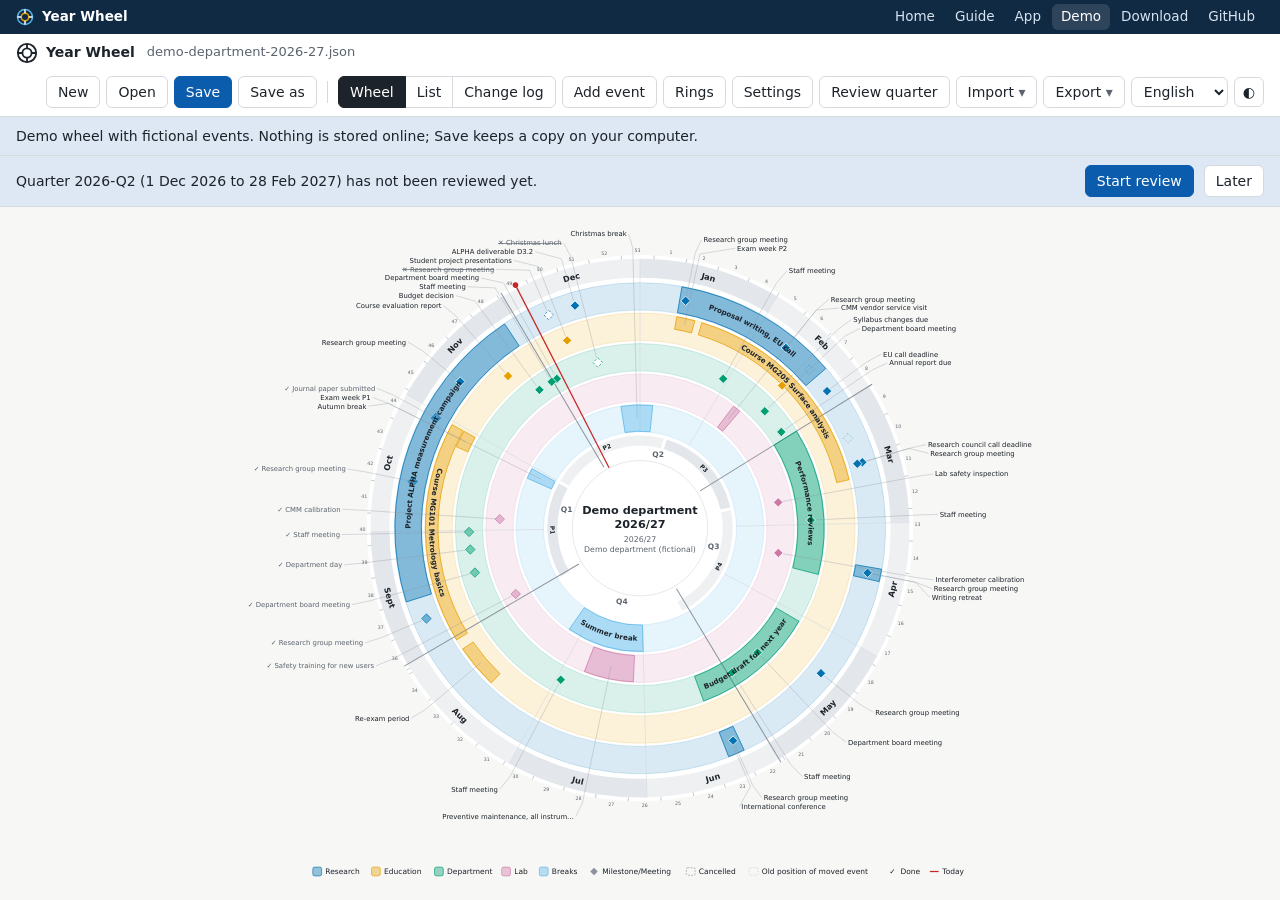
<file: website/app/demo.html>
<!doctype html>
<!--
  MIT License

  Copyright (c) 2026 Robert Tomkowski <rtom@kth.se>

  Developed with the assistance of Claude Code (Anthropic).

  Permission is hereby granted, free of charge, to any person obtaining a copy
  of this software and associated documentation files (the "Software"), to deal
  in the Software without restriction, including without limitation the rights
  to use, copy, modify, merge, publish, distribute, sublicense, and/or sell
  copies of the Software, and to permit persons to whom the Software is
  furnished to do so, subject to the following conditions:

  The above copyright notice and this permission notice shall be included in all
  copies or substantial portions of the Software.

  THE SOFTWARE IS PROVIDED "AS IS", WITHOUT WARRANTY OF ANY KIND, EXPRESS OR
  IMPLIED, INCLUDING BUT NOT LIMITED TO THE WARRANTIES OF MERCHANTABILITY,
  FITNESS FOR A PARTICULAR PURPOSE AND NONINFRINGEMENT. IN NO EVENT SHALL THE
  AUTHORS OR COPYRIGHT HOLDERS BE LIABLE FOR ANY CLAIM, DAMAGES OR OTHER
  LIABILITY, WHETHER IN AN ACTION OF CONTRACT, TORT OR OTHERWISE, ARISING FROM,
  OUT OF OR IN CONNECTION WITH THE SOFTWARE OR THE USE OR OTHER DEALINGS IN THE
  SOFTWARE.
-->
<html lang="en">
<head>
<meta charset="utf-8">
<meta name="viewport" content="width=device-width, initial-scale=1">
<title>Year Wheel</title>
<link rel="icon" href="data:image/svg+xml,%3Csvg xmlns='http://www.w3.org/2000/svg' viewBox='0 0 24 24'%3E%3Ccircle cx='12' cy='12' r='10' fill='none' stroke='%230072B2' stroke-width='2.5'/%3E%3Ccircle cx='12' cy='12' r='5' fill='none' stroke='%23E69F00' stroke-width='2.5'/%3E%3C/svg%3E">
<!--
  Year Wheel (arshjul). One self-contained file: no network, no build step.
  Data lives in a JSON file the user owns. See README.md and CLAUDE.md.
  Sections: STYLE, MARKUP, then SCRIPT (i18n, utils, templates, model, state,
  file I/O, wheel renderer, tooltip, drawer, dialogs, init).
-->
<style>
/* ============================================================ STYLE */
:root {
  --bg: #f7f7f5; --panel: #ffffff; --fg: #1d232a; --muted: #5b646e;
  --line: #d6dadf; --line-strong: #8a939c; --band: #eef0f2; --band2: #e3e6ea;
  --accent: #0b5cad; --accent-fg: #ffffff; --today: #c62828; --danger: #b3261e;
  --focus: #1a73e8; --shadow: 0 8px 28px rgba(0,0,0,.14);
  --font: system-ui, -apple-system, "Segoe UI", Roboto, "Helvetica Neue", Arial, sans-serif;
  color-scheme: light;
}
@media (prefers-color-scheme: dark) {
  :root:not([data-theme="light"]) {
    --bg: #15181c; --panel: #1e2227; --fg: #e8eaed; --muted: #a3abb5;
    --line: #353b43; --line-strong: #6f7883; --band: #22272d; --band2: #2a3037;
    --accent: #6aa9ec; --accent-fg: #0d1b2a; --today: #ff6b6b; --danger: #ff8a80;
    --focus: #8ab4f8; --shadow: 0 8px 28px rgba(0,0,0,.5);
    color-scheme: dark;
  }
}
:root[data-theme="dark"] {
  --bg: #15181c; --panel: #1e2227; --fg: #e8eaed; --muted: #a3abb5;
  --line: #353b43; --line-strong: #6f7883; --band: #22272d; --band2: #2a3037;
  --accent: #6aa9ec; --accent-fg: #0d1b2a; --today: #ff6b6b; --danger: #ff8a80;
  --focus: #8ab4f8; --shadow: 0 8px 28px rgba(0,0,0,.5);
  color-scheme: dark;
}
* { box-sizing: border-box; }
[hidden] { display: none !important; }
html, body { margin: 0; height: 100%; }
body { background: var(--bg); color: var(--fg); font: 14px/1.45 var(--font); display: flex; flex-direction: column; }
button, input, select, textarea { font: inherit; color: inherit; }
button {
  background: var(--panel); border: 1px solid var(--line); border-radius: 6px;
  padding: 5px 11px; cursor: pointer; white-space: nowrap;
}
button:hover { border-color: var(--line-strong); }
button.primary { background: var(--accent); color: var(--accent-fg); border-color: var(--accent); }
button.danger { color: var(--danger); }
button:disabled { opacity: .5; cursor: default; }
:focus-visible { outline: 2px solid var(--focus); outline-offset: 2px; }
input, select, textarea {
  background: var(--panel); border: 1px solid var(--line); border-radius: 6px; padding: 5px 8px; width: 100%;
}
input[type=checkbox], input[type=radio] { width: auto; }
input[type=color] { padding: 0; width: 34px; height: 30px; border-radius: 6px; }
label { display: block; font-size: 12.5px; color: var(--muted); }
label > input, label > select, label > textarea { margin-top: 3px; color: var(--fg); font-size: 14px; }

/* Header */
.bar {
  display: flex; align-items: center; gap: 12px; flex-wrap: wrap;
  padding: 8px 16px; background: var(--panel); border-bottom: 1px solid var(--line);
}
.brand { font-weight: 650; display: flex; align-items: center; gap: 8px; }
.file { color: var(--muted); font-size: 13px; display: flex; gap: 10px; align-items: center; min-width: 0; }
.file #fileName { overflow: hidden; text-overflow: ellipsis; white-space: nowrap; max-width: 260px; }
.dirty { color: var(--danger); font-weight: 600; }
.actions { margin-left: auto; display: flex; gap: 6px; flex-wrap: wrap; align-items: center; }
.sep { width: 1px; height: 22px; background: var(--line); margin: 0 4px; }
#yearNav { display: flex; gap: 4px; align-items: center; }
#yearNav select { width: auto; }

.banner {
  padding: 9px 16px; background: color-mix(in srgb, var(--accent) 14%, var(--panel));
  border-bottom: 1px solid var(--line); display: flex; gap: 10px; align-items: center; flex-wrap: wrap;
}
.banner .grow { flex: 1; min-width: 200px; }

/* Main */
main { flex: 1; display: flex; min-height: 0; position: relative; }
#wheelView { flex: 1; min-width: 0; display: flex; align-items: center; justify-content: center; padding: 8px; }
#wheel { width: 100%; height: 100%; max-height: calc(100vh - 70px); display: block; user-select: none; }
#welcome { flex: 1; display: flex; align-items: center; justify-content: center; padding: 24px 16px; }
.welcome-card {
  max-width: 560px; background: var(--panel); border: 1px solid var(--line); border-radius: 12px;
  padding: 28px; box-shadow: var(--shadow);
}
.welcome-card h1 { margin: 0 0 6px; font-size: 22px; }
.welcome-card p { color: var(--muted); margin: 0 0 18px; }
.welcome-card .btns { display: flex; gap: 8px; flex-wrap: wrap; }
.legal { color: var(--muted); font-size: 12px; margin: 18px 0 0; }

/* Drawer */
#drawer {
  width: 380px; max-width: 100%; background: var(--panel); border-left: 1px solid var(--line);
  overflow-y: auto; padding: 0 0 24px;
}
.tabs { display: flex; border-bottom: 1px solid var(--line); position: sticky; top: 0; background: var(--panel); z-index: 1; }
.tabs button { border: 0; border-radius: 0; padding: 10px 14px; background: transparent; color: var(--muted); border-bottom: 2px solid transparent; }
.tabs button[aria-selected=true] { color: var(--fg); border-bottom-color: var(--accent); }
.tabs .close { margin-left: auto; }
.panel { padding: 14px 16px; display: grid; gap: 11px; }
.panel h2 { margin: 0; font-size: 16px; }
.row { display: grid; grid-template-columns: minmax(0, 1fr) minmax(0, 1fr); gap: 10px; }
.panel > *, .row > * { min-width: 0; }
.seg { border: 0; padding: 0; margin: 0; min-width: 0; }
.seg legend { font-size: 12.5px; color: var(--muted); padding: 0; margin-bottom: 4px; }
.seg-opts { display: flex; gap: 18px; }
.seg label { color: var(--fg); font-size: 14px; display: flex; gap: 5px; align-items: center; }
.check { display: flex; gap: 8px; align-items: center; color: var(--fg); font-size: 14px; }
.btns { display: flex; gap: 8px; flex-wrap: wrap; }
.hint { color: var(--muted); font-size: 12.5px; margin: 0; }
.error { color: var(--danger); font-size: 13px; margin: 0; min-height: 1em; }
.history { list-style: none; padding: 0; margin: 0; font-size: 12.5px; color: var(--muted); display: grid; gap: 4px; }
.history b { color: var(--fg); font-weight: 600; }
.occ-box { border: 1px solid var(--line); border-radius: 8px; padding: 10px 12px; display: grid; gap: 8px; }
.occ-box h2 { font-size: 14px; margin: 0; }
.ring-list, .period-list { list-style: none; margin: 0; padding: 0; display: grid; gap: 8px; }
.ring-list li, .period-list li { display: flex; gap: 6px; align-items: center; }
.ring-list li input[type=text] { flex: 1; }
.ring-list li input[type=checkbox] { width: 18px; height: 18px; flex: none; margin: 0 2px; }
.ring-list li.off input[type=text], .ring-list li.off input[type=color] { opacity: .45; }
.period-list li input { min-width: 0; width: 0; flex: 1; padding: 5px 4px; }
.period-list li .icon-btn { flex: none; }
.period-list li input.lbl { width: 48px; flex: none; }
.icon-btn { padding: 4px 8px; }
.swatches { display: flex; gap: 4px; }
.swatches button { width: 18px; height: 18px; padding: 0; border-radius: 50%; border: 2px solid var(--panel); outline: 1px solid var(--line); }

/* Tooltip */
#tooltip {
  position: fixed; z-index: 20; pointer-events: none; max-width: 320px;
  background: var(--panel); border: 1px solid var(--line); border-radius: 8px; box-shadow: var(--shadow);
  padding: 9px 11px; font-size: 13px;
}
#tooltip .tt-title { font-weight: 650; margin-bottom: 2px; }
#tooltip .tt-meta { color: var(--muted); }
#tooltip .tt-notes { margin-top: 5px; white-space: pre-wrap; }
#tooltip .tt-hint { margin-top: 5px; color: var(--muted); font-size: 11.5px; }
@media (hover: none) { #tooltip .tt-hint { display: none; } }

/* Dialogs */
dialog {
  border: 1px solid var(--line); border-radius: 12px; background: var(--panel); color: var(--fg);
  padding: 0; width: min(460px, calc(100vw - 32px)); box-shadow: var(--shadow);
}
dialog::backdrop { background: rgba(0,0,0,.35); }
dialog form { padding: 18px 20px; display: grid; gap: 12px; }
dialog h2 { margin: 0; font-size: 17px; }
dialog .btns { justify-content: flex-end; }
dialog ul { margin: 0; padding-left: 18px; max-height: 240px; overflow: auto; font-size: 13px; }

/* SVG wheel */
.disc { fill: var(--panel); }
.center { fill: var(--panel); stroke: var(--line); }
.month { fill: var(--band); }
.month.alt { fill: var(--band2); }
.month-lbl { fill: var(--fg); font-size: calc(13px * var(--ts, 1)); font-weight: 600; }
.sep-month { stroke: var(--line); stroke-width: 1; }
.sep-quarter { stroke: var(--line-strong); stroke-width: 1.6; }
.q-lbl { fill: var(--muted); font-size: calc(12px * var(--ts, 1)); font-weight: 700; text-anchor: middle; }
.week-tick { stroke: var(--line-strong); stroke-width: .8; }
.week-lbl { fill: var(--muted); font-size: calc(7.5px * var(--ts, 1)); text-anchor: middle; }
.period { fill: var(--band2); }
.period.alt { fill: var(--band); }
.period-lbl { fill: var(--fg); font-size: calc(9.5px * var(--ts, 1)); font-weight: 600; }
.ringbg { cursor: copy; }
.ev { cursor: pointer; outline: none; touch-action: none; }
.ev.dragging { opacity: .35; }
#wheel.is-dragging, #wheel.is-dragging .ev { cursor: grabbing !important; }
.drag-preview { fill: var(--focus); fill-opacity: .18; stroke: var(--focus); stroke-width: 2; stroke-dasharray: 5 3; pointer-events: none; }
.ev .shape { stroke-width: 1.2; }
.ev:hover .shape, .ev.hl .shape { stroke-width: 2.4; }
.ev:focus-visible .shape { stroke: var(--focus) !important; stroke-width: 3; }
.ev.cancelled .shape { stroke-dasharray: 4 3; }
.ghost { pointer-events: none; opacity: .5; }
.ghost .shape { fill: none; stroke-dasharray: 2 3; stroke-width: 1.2; }
.arc-lbl { fill: var(--fg); font-weight: 550; pointer-events: none; }
.ext-lbl { fill: var(--fg); cursor: pointer; } /* size set per label by layoutLabels() */
.ext-lbl.cancelled, .arc-lbl.cancelled { text-decoration: line-through; fill: var(--muted); }
.ext-lbl.done { fill: var(--muted); }
.leader { fill: none; stroke: var(--line-strong); stroke-width: .7; opacity: .75; pointer-events: none; }
.lbl-g:hover .ext-lbl, .lbl-g.hl .ext-lbl { font-weight: 700; }
.lbl-g:hover .leader, .lbl-g.hl .leader { stroke: var(--fg); opacity: 1; stroke-width: 1.1; }
.today-hand { stroke: var(--today); stroke-width: 2; }
.today-dot { fill: var(--today); }
.title-txt { fill: var(--fg); font-size: calc(18px * var(--ts, 1)); font-weight: 650; text-anchor: middle; }
.sub-txt { fill: var(--muted); font-size: calc(12.5px * var(--ts, 1)); text-anchor: middle; }
.legend-txt { fill: var(--fg); font-size: calc(12px * var(--ts, 1)); }
.empty-txt { fill: var(--muted); font-size: 15px; text-anchor: middle; }

/* View switcher, menus */
.seg-btns { display: flex; }
.seg-btns button { border-radius: 0; margin-left: -1px; }
.seg-btns button:first-child { border-radius: 6px 0 0 6px; margin-left: 0; }
.seg-btns button:last-child { border-radius: 0 6px 6px 0; }
.seg-btns button[aria-selected=true] { background: var(--fg); color: var(--panel); border-color: var(--fg); position: relative; }
.menu { position: relative; }
.menu summary {
  list-style: none; cursor: pointer; background: var(--panel); border: 1px solid var(--line);
  border-radius: 6px; padding: 5px 11px; white-space: nowrap;
}
.menu summary::-webkit-details-marker { display: none; }
.menu summary::after { content: " \25BE"; color: var(--muted); }
.menu-items {
  position: absolute; right: 0; top: calc(100% + 4px); z-index: 15; display: grid; min-width: 210px;
  background: var(--panel); border: 1px solid var(--line); border-radius: 8px; box-shadow: var(--shadow); padding: 4px;
}
.menu-items button { border: 0; text-align: left; border-radius: 5px; }
.menu-items button:hover { background: var(--band); }

/* List and change log */
.tableview { flex: 1; min-width: 0; overflow: auto; padding: 14px 16px 32px; }
.filters { display: flex; gap: 8px; flex-wrap: wrap; align-items: center; margin-bottom: 10px; }
.filters input, .filters select { width: auto; max-width: 100%; }
.filters input[type=search] { min-width: 200px; }
.filters .grow { flex: 1; }
.table-wrap { overflow-x: auto; border: 1px solid var(--line); border-radius: 8px; background: var(--panel); }
table { border-collapse: collapse; width: 100%; font-size: 13.5px; }
th, td { padding: 7px 10px; border-bottom: 1px solid var(--line); text-align: left; vertical-align: top; }
tbody tr:last-child td { border-bottom: 0; }
th { font-weight: 650; background: var(--band); white-space: nowrap; }
th button { border: 0; background: none; padding: 0; font-weight: 650; }
th button::after { content: ""; display: inline-block; width: 1em; color: var(--muted); }
th[aria-sort=ascending] button::after { content: " \25B4"; }
th[aria-sort=descending] button::after { content: " \25BE"; }
tbody tr:hover { background: color-mix(in srgb, var(--band) 60%, transparent); }
tr.cancelled td { color: var(--muted); }
tr.cancelled .linkbtn { text-decoration: line-through; color: var(--muted); }
td.nowrap { white-space: nowrap; }
.linkbtn { border: 0; background: none; padding: 0; color: var(--accent); text-align: left; white-space: normal; font-weight: 550; }
.linkbtn:hover { text-decoration: underline; }
.dot { display: inline-block; width: 10px; height: 10px; border-radius: 50%; margin-right: 6px; vertical-align: -1px; }
.badge { display: inline-block; padding: 0 8px; border-radius: 10px; font-size: 12px; border: 1px solid var(--line); white-space: nowrap; }
.badge.moved { border-color: #E69F00; }
.badge.done { border-color: #009E73; }
.badge.cancelled { border-style: dashed; color: var(--muted); }
.tableview h2 { font-size: 16px; margin: 22px 0 8px; }
.empty-row td { color: var(--muted); text-align: center; padding: 18px; }

/* Quarterly review */
dialog.wide { width: min(600px, calc(100vw - 32px)); }
.rv { padding: 18px 20px; display: grid; gap: 12px; }
.rv-head { display: flex; justify-content: space-between; align-items: baseline; gap: 10px; }
.rv-card { border: 1px solid var(--line); border-left-width: 5px; border-radius: 8px; padding: 12px 14px; display: grid; gap: 4px; }
.rv-card h3 { margin: 0; font-size: 17px; }
.rv-card .meta { color: var(--muted); font-size: 13px; }
.rv-card .notes { white-space: pre-wrap; font-size: 13px; }
.rv-nav { justify-content: space-between; border-top: 1px solid var(--line); padding-top: 10px; }
.rv-summary { margin: 0; padding-left: 18px; color: var(--muted); }
#impRows select { min-width: 170px; }

/* Print: wheel only, light colours, page size set by printWheel() */
@page { size: A4 landscape; margin: 10mm; }
#printInfo { display: none; }
@media print {
  :root:root:root, :root:root:root[data-theme], :root:root:root:not([data-theme="light"]) {
    --bg: #ffffff; --panel: #ffffff; --fg: #111111; --muted: #444b52;
    --line: #c4c9cf; --line-strong: #6b737b; --band: #eef0f2; --band2: #e1e4e8;
    --accent: #0b5cad; --today: #c62828; color-scheme: light;
  }
  body { background: #fff; display: block; -webkit-print-color-adjust: exact; print-color-adjust: exact; }
  .bar, .banner, #drawer, #welcome, #listView, #logView, #tooltip, dialog { display: none !important; }
  main { display: block; }
  #wheelView, #wheelView[hidden] { display: block !important; padding: 0; }
  #wheel { width: 100%; height: 182mm; max-height: none; }
  #printInfo { display: block; font-size: 8pt; color: #555; text-align: right; }
}

@media (max-width: 760px) {
  #drawer { position: absolute; inset: 0; width: 100%; z-index: 10; }
  .file #fileName { max-width: 140px; }
}
</style>

<style>
.sitebar { display: flex; align-items: center; gap: 14px; flex-wrap: wrap; flex: none;
  padding: 4px 16px; background: #102a43; color: #fff; font-size: 13.5px; }
.sitebar .sb-brand { display: flex; align-items: center; gap: 8px; color: #fff; text-decoration: none; font-weight: 700; }
.sitebar nav { margin-left: auto; display: flex; gap: 2px; flex-wrap: wrap; }
.sitebar nav a { color: #d6e4f2; text-decoration: none; padding: 3px 9px; border-radius: 6px; }
.sitebar nav a:hover, .sitebar nav a[aria-current] { background: rgba(255,255,255,.12); color: #fff; }
.sitebar a:focus-visible { outline: 2px solid #8ab4f8; outline-offset: 1px; }
#wheel { max-height: calc(100vh - 104px); }
@media print { .sitebar { display: none !important; } }
</style>
</head>
<body>
<div class="sitebar"><a class="sb-brand" href="../"><svg width="18" height="18" viewBox="0 0 24 24" aria-hidden="true"><circle cx="12" cy="12" r="10" fill="none" stroke="#56B4E9" stroke-width="2"/><circle cx="12" cy="12" r="5" fill="none" stroke="#E69F00" stroke-width="2"/><path d="M12 2v5M12 17v5M2 12h5M17 12h5" stroke="#fff" stroke-width="2"/></svg>Year Wheel</a>
  <nav aria-label="Site">
    <a href="../">Home</a>
    <a href="../guide.html">Guide</a>
    <a href="yearwheel.html">App</a>
    <a href="demo.html" aria-current="page">Demo</a>
    <a href="https://github.com/rtomkowski/yearwheel/releases/latest">Download</a>
    <a href="https://github.com/rtomkowski/yearwheel">GitHub</a>
  </nav>
</div>

<!-- ============================================================ MARKUP -->
<header class="bar">
  <div class="brand">
    <svg width="22" height="22" viewBox="0 0 24 24" aria-hidden="true"><circle cx="12" cy="12" r="10" fill="none" stroke="currentColor" stroke-width="2"/><circle cx="12" cy="12" r="5" fill="none" stroke="currentColor" stroke-width="2"/><path d="M12 2v5M12 17v5M2 12h5M17 12h5" stroke="currentColor" stroke-width="2"/></svg>
    <span data-i18n="appName">Year Wheel</span>
  </div>
  <div class="file"><span id="fileName"></span><span id="dirtyFlag" class="dirty" hidden data-i18n="unsaved">Unsaved changes</span></div>
  <nav class="actions" aria-label="Main" data-i18n-aria="ariaMain">
    <button id="btnNew" data-i18n="new">New</button>
    <button id="btnOpen" data-i18n="open">Open</button>
    <button id="btnSave" class="primary" data-i18n="save">Save</button>
    <button id="btnSaveAs" data-i18n="saveAs">Save as</button>
    <span class="sep"></span>
    <div class="seg-btns" id="viewTabs" role="tablist" aria-label="View" data-i18n-aria="ariaView" hidden>
      <button role="tab" data-view="wheel" data-i18n="vWheel">Wheel</button>
      <button role="tab" data-view="list" data-i18n="vList">List</button>
      <button role="tab" data-view="log" data-i18n="vLog">Change log</button>
    </div>
    <div id="yearNav" hidden>
      <button id="btnPrevYear" class="icon-btn" aria-label="Previous year" data-i18n-aria="ariaPrevYear">&#8249;</button>
      <select id="selYear" aria-label="Year" data-i18n-aria="year"></select>
      <button id="btnNextYear" class="icon-btn" aria-label="Next year" data-i18n-aria="ariaNextYear">&#8250;</button>
    </div>
    <button id="btnAdd" data-i18n="addEvent">Add event</button>
    <button id="btnRings" data-i18n="rings">Rings</button>
    <button id="btnSettings" data-i18n="settings">Settings</button>
    <button id="btnReview" data-i18n="review">Review quarter</button>
    <details class="menu" id="importMenu" hidden>
      <summary data-i18n="import">Import</summary>
      <div class="menu-items">
        <button data-import="ics" data-i18n="imIcs">Calendar file (.ics)</button>
        <button data-import="csv" data-i18n="imCsv">Spreadsheet (.csv)</button>
        <button data-import="csvtemplate" data-i18n="imCsvTemplate">Spreadsheet template (.csv)</button>
      </div>
    </details>
    <details class="menu" id="exportMenu" hidden>
      <summary data-i18n="export">Export</summary>
      <div class="menu-items">
        <button data-export="ics" data-i18n="exIcs">Calendar file (.ics)</button>
        <button data-export="csv" data-i18n="exCsv">Spreadsheet (.csv)</button>
        <button data-export="svg" data-i18n="exSvg">SVG image</button>
        <button data-export="png" data-i18n="exPng">PNG image</button>
        <button data-export="a4" data-i18n="exA4">Print A4 landscape</button>
        <button data-export="a3" data-i18n="exA3">Print A3 landscape</button>
      </div>
    </details>
    <select id="selLang" style="width:auto" aria-label="Language" data-i18n-aria="sLanguage"><option value="en">English</option><option value="sv">Svenska</option></select>
    <button id="btnTheme" class="icon-btn" aria-label="Theme" title="Theme">&#9680;</button>
  </nav>
</header>
<div id="banner" class="banner" hidden></div>
<div id="reviewBanner" class="banner" role="status" hidden></div>

<main>
  <section id="welcome">
    <div class="welcome-card">
      <h1 data-i18n="welcomeTitle">Plan your year on one page</h1>
      <p data-i18n="welcomeText">Start a new wheel from a template or open a wheel file. Your data stays in a JSON file on your computer. Nothing is sent anywhere.</p>
      <div class="btns">
        <button id="wNew" class="primary" data-i18n="newFromTemplate">New wheel from template</button>
        <button id="wOpen" data-i18n="openFile">Open wheel file</button>
        <button id="wContinue" hidden></button>
      </div>
      <p class="legal" data-i18n="legal">© 2026 Robert Tomkowski (rtom@kth.se) · MIT License · Developed with the assistance of Claude Code</p>
    </div>
  </section>
  <section id="wheelView" hidden>
    <svg id="wheel" xmlns="http://www.w3.org/2000/svg" viewBox="0 0 1400 1080" role="group" aria-label="Year wheel" data-i18n-aria="appName"></svg>
    <div id="printInfo"></div>
  </section>

  <section id="listView" class="tableview" hidden aria-label="Event list" data-i18n-aria="vList">
    <div class="filters">
      <input type="search" id="fText" data-i18n-ph="searchEvents" placeholder="Search" aria-label="Search events" data-i18n-aria="searchEvents">
      <select id="fRing" aria-label="Filter by ring" data-i18n-aria="allRings"></select>
      <select id="fStatus" aria-label="Filter by status" data-i18n-aria="allStatuses"></select>
      <select id="fQuarter" aria-label="Filter by quarter" data-i18n-aria="allQuarters"></select>
      <span id="listCount" class="hint grow"></span>
      <button id="btnAdd2" class="primary" data-i18n="addEvent">Add event</button>
    </div>
    <div class="table-wrap"><table id="evTable"><thead></thead><tbody></tbody></table></div>
  </section>

  <section id="logView" class="tableview" hidden aria-label="Change log" data-i18n-aria="vLog">
    <div class="filters">
      <input type="search" id="lText" data-i18n-ph="searchEvents" placeholder="Search" aria-label="Search the change log" data-i18n-aria="searchEvents">
      <select id="lAction" aria-label="Filter by change" data-i18n-aria="allActions"></select>
      <span id="logCount" class="hint grow"></span>
    </div>
    <p class="hint" id="logOff" hidden data-i18n="logOff">The change log is off: changes are not recorded. Turn on "Ask for a reason" in Settings to record them again.</p>
    <div class="table-wrap"><table id="logTable"><thead></thead><tbody></tbody></table></div>
    <h2 data-i18n="reviews">Quarterly reviews</h2>
    <div class="table-wrap"><table id="reviewTable"><thead></thead><tbody></tbody></table></div>
  </section>

  <aside id="drawer" hidden aria-label="Editor" data-i18n-aria="ariaEditor">
    <div class="tabs" role="tablist">
      <button role="tab" data-tab="event" data-i18n="event">Event</button>
      <button role="tab" data-tab="rings" data-i18n="rings">Rings</button>
      <button role="tab" data-tab="settings" data-i18n="settings">Settings</button>
      <button class="close icon-btn" id="btnCloseDrawer" aria-label="Close editor" data-i18n-aria="ariaClose">&#10005;</button>
    </div>

    <form id="evForm" class="panel" data-panel="event" novalidate>
      <h2 id="evFormTitle"></h2>
      <label><span data-i18n="fTitle">Title</span> <input name="title" maxlength="140" autocomplete="off"></label>
      <label><span data-i18n="fRing">Ring</span> <select name="ringId"></select></label>
      <fieldset class="seg">
        <legend data-i18n="fKind">Kind</legend>
        <div class="seg-opts">
          <label><input type="radio" name="kind" value="milestone"> <span data-i18n="milestone">Milestone/Meeting</span></label>
          <label><input type="radio" name="kind" value="span"> <span data-i18n="span">Span</span></label>
        </div>
      </fieldset>
      <div class="row">
        <label><span data-i18n="fStart">Start</span> <input type="date" name="start"></label>
        <label id="endWrap"><span data-i18n="fEnd">End</span> <input type="date" name="end"></label>
      </div>
      <div id="timeWrap" class="panel" style="padding:0;gap:8px">
        <fieldset class="seg">
          <legend data-i18n="fTime">Time</legend>
          <div class="seg-opts" style="flex-wrap:wrap;gap:6px 18px">
            <label><input type="radio" name="timing" value="day"> <span id="lblWholeDay" data-i18n="wholeDay">Whole day</span></label>
            <label data-for="milestone"><input type="radio" name="timing" value="time"> <span data-i18n="setTime">From and to</span></label>
            <label data-for="span"><input type="radio" name="timing" value="daily"> <span data-i18n="timingDaily">Same hours each day</span></label>
            <label data-for="span"><input type="radio" name="timing" value="continuous"> <span data-i18n="timingCont">From first day to last day</span></label>
          </div>
        </fieldset>
        <div class="row" id="timeRow">
          <label><span data-i18n="fFrom">From</span> <input type="time" name="startTime" step="300"></label>
          <label><span data-i18n="fTo">To</span> <input type="time" name="endTime" step="300"></label>
        </div>
        <p class="hint" id="timingHint"></p>
        <p class="hint" id="tzHint"></p>
      </div>
      <div class="row">
        <label><span data-i18n="fStatus">Status</span>
          <select name="status">
            <option value="planned" data-i18n="st_planned">Planned</option>
            <option value="moved" data-i18n="st_moved">Moved</option>
            <option value="done" data-i18n="st_done">Done</option>
            <option value="cancelled" data-i18n="st_cancelled">Cancelled</option>
          </select>
        </label>
        <label><span data-i18n="fRepeats">Repeats</span>
          <select name="recurrence">
            <option value="none" data-i18n="rec_none">Does not repeat</option>
            <option value="weekly" data-i18n="rec_weekly">Weekly</option>
            <option value="monthly" data-i18n="rec_monthly">Monthly</option>
            <option value="yearly" data-i18n="rec_yearly">Every year</option>
          </select>
        </label>
      </div>
      <div id="repeatWrap" class="panel" style="padding:0;gap:8px" hidden>
        <div class="row">
          <label><span id="lblInterval"></span> <input type="number" name="interval" min="1" max="52" step="1" inputmode="numeric"></label>
          <label><span data-i18n="fUntil">Until (optional)</span> <input type="date" name="until"></label>
        </div>
        <label id="monthlyByWrap"><span data-i18n="fMonthlyBy">On</span> <select name="monthlyBy"><option value="date"></option><option value="weekday"></option></select></label>
        <p class="hint" id="repeatHint"></p>
      </div>
      <div id="occWrap" class="occ-box" hidden>
        <h2 id="occTitle"></h2>
        <label><span data-i18n="occNewDate">New date</span> <input type="date" id="occDate"></label>
        <div class="btns">
          <button type="button" id="btnOccMove" data-i18n="occMove">Move this one</button>
          <button type="button" id="btnOccCancel" data-i18n="occCancel">Cancel this one</button>
          <button type="button" id="btnOccDone" data-i18n="rvDone">Mark done</button>
          <button type="button" id="btnOccRestore" data-i18n="occRestore">Restore</button>
        </div>
        <p class="hint" data-i18n="occHint">These buttons change only this one. The other fields change the whole series.</p>
      </div>
      <label><span data-i18n="fOwner">Owner</span> <input name="owner" maxlength="80" autocomplete="off"></label>
      <label><span data-i18n="fNotes">Notes</span> <textarea name="notes" rows="3"></textarea></label>
      <p class="error" id="evError" role="alert"></p>
      <div class="btns">
        <button type="submit" class="primary" data-i18n="apply">Apply</button>
        <button type="button" id="btnEvCancelEvent" data-i18n="cancelEvent">Cancel event</button>
        <button type="button" id="btnEvDelete" class="danger" data-i18n="delete">Delete</button>
      </div>
      <p class="hint" data-i18n="moveHint">Changing dates or cancelling asks for a reason, which is kept in the change log.</p>
      <div id="excWrap" hidden>
        <h2 style="font-size:14px" data-i18n="occChanged">Changed occurrences</h2>
        <ul class="history" id="excList"></ul>
      </div>
      <div id="evHistoryWrap" hidden>
        <h2 style="font-size:14px" data-i18n="history">History</h2>
        <ul class="history" id="evHistory"></ul>
      </div>
    </form>

    <div class="panel" data-panel="rings" hidden>
      <h2 data-i18n="rings">Rings</h2>
      <p class="hint" data-i18n="ringsHint">Up to 6 rings. 3 to 4 rings read best. The first ring is the outermost.</p>
      <ul class="ring-list" id="ringList"></ul>
      <p class="hint" id="ringWarn"></p>
      <div class="btns"><button id="btnAddRing" data-i18n="addRing">Add ring</button></div>
    </div>

    <div class="panel" data-panel="settings" hidden id="settingsPanel">
      <h2 data-i18n="settings">Settings</h2>
      <label><span data-i18n="sTitle">Wheel title</span> <input data-set="title" maxlength="80"></label>
      <label><span data-i18n="sOwner">Owner</span> <input data-set="owner" maxlength="80"></label>
      <div class="row">
        <label><span data-i18n="sYearStart">Year starts on</span> <input type="date" data-set="yearStart"></label>
        <label><span data-i18n="sYears">Number of years</span> <select data-set="years"></select></label>
      </div>
      <div class="row">
        <label><span data-i18n="sQuarterStart">Q1 starts in</span> <select data-set="quarterStartMonth"></select></label>
        <label><span data-i18n="sWheelTop">Top of the wheel</span>
          <select data-set="wheelTop"><option value="january" data-i18n="topJanuary">January</option><option value="yearStart" data-i18n="topYearStart">First month of the year</option></select>
        </label>
      </div>
      <label><span data-i18n="sTimeZone">Time zone for event times</span> <input data-set="timeZone" list="tzList" autocomplete="off" spellcheck="false"></label>
      <datalist id="tzList"></datalist>
      <p class="hint" data-i18n="sTimeZoneHint">Times such as 09:00 to 17:00 are in this zone. Calendar exports convert them, so colleagues elsewhere see the right local time.</p>
      <label class="check"><input type="checkbox" data-set="showQuarters"> <span data-i18n="sShowQuarters">Show quarter boundaries</span></label>
      <label class="check"><input type="checkbox" data-set="weekTicks"> <span data-i18n="sWeekTicks">Show week numbers</span></label>
      <label class="check"><input type="checkbox" data-set="showPeriods"> <span data-i18n="sShowPeriods">Show study periods</span></label>
      <label class="check"><input type="checkbox" data-set="milestoneLabels"> <span data-i18n="sMilestoneLabels">Show the names of milestones and meetings</span></label>
      <label class="check"><input type="checkbox" data-set="askReasons"> <span data-i18n="sAskReasons">Ask for a reason when an event is moved or cancelled</span></label>
      <p class="hint" data-i18n="sAskReasonsHint">Turn this off while you plan the wheel: moving and resizing then asks nothing, and no changes are kept in the change log. Turn it on again when the plan is set.</p>
      <label><span data-i18n="sTextSize">Text size</span> <output data-out="textScale" style="color:var(--fg);font-weight:600"></output>
        <input type="range" data-set="textScale" min="70" max="150" step="10" style="padding:0">
      </label>
      <label><span data-i18n="sColour">Event colours</span> <output data-out="colorOpacity" style="color:var(--fg);font-weight:600"></output>
        <input type="range" data-set="colorOpacity" min="10" max="100" step="5" style="padding:0">
      </label>
      <label><span data-i18n="sRingColour">Ring background</span> <output data-out="ringOpacity" style="color:var(--fg);font-weight:600"></output>
        <input type="range" data-set="ringOpacity" min="0" max="100" step="5" style="padding:0">
      </label>
      <p class="hint" data-i18n="sColourHint">How strong the ring colours are on screen, in exports and in print. Saved in the wheel.</p>
      <h2 style="font-size:14px" data-i18n="periods">Study periods</h2>
      <p class="hint" data-i18n="periodsHint">Enter your own institution's dates. Template dates are placeholders.</p>
      <ul class="period-list" id="periodList"></ul>
      <div class="btns"><button id="btnAddPeriod" data-i18n="addPeriod">Add period</button></div>
      <p class="legal" data-i18n="legal">© 2026 Robert Tomkowski (rtom@kth.se) · MIT License · Developed with the assistance of Claude Code</p>
    </div>
  </aside>
</main>

<div id="tooltip" role="tooltip" hidden></div>
<input type="file" id="fileInput" accept=".json,application/json" hidden>
<input type="file" id="importInput" hidden>

<dialog id="dlgImport" class="wide">
  <form method="dialog" id="importForm">
    <h2 id="impTitle"></h2>
    <p class="hint" id="impSummary"></p>
    <label><span data-i18n="impAllRing">Put all events in ring</span> <select id="impAll"></select></label>
    <div class="table-wrap" style="max-height:46vh;overflow:auto">
      <table>
        <thead><tr><th scope="col"><input type="checkbox" id="impToggle" aria-label="Select all" data-i18n-aria="ariaSelectAll" checked></th><th scope="col" data-i18n="colEvent">Event</th><th scope="col" data-i18n="colDates">Dates</th><th scope="col" data-i18n="fRing">Ring</th></tr></thead>
        <tbody id="impRows"></tbody>
      </table>
    </div>
    <ul id="impWarnings" class="hint" style="margin:0"></ul>
    <div class="btns"><button type="button" data-close data-i18n="cancel">Cancel</button><button value="ok" class="primary" id="impGo"></button></div>
  </form>
</dialog>

<dialog id="dlgNew">
  <form method="dialog" id="newForm">
    <h2 data-i18n="newWheel">New wheel</h2>
    <label><span data-i18n="template">Template</span> <select id="newTemplate"></select></label>
    <label><span data-i18n="sTitle">Wheel title</span> <input id="newTitle" maxlength="80"></label>
    <label><span data-i18n="sYearStart">Year starts on</span> <input type="date" id="newYearStart"></label>
    <p class="hint" data-i18n="newHint">Template dates are placeholders marked "edit me". They are shifted to the year you choose.</p>
    <div class="btns"><button type="button" data-close data-i18n="cancel">Cancel</button><button value="ok" class="primary" data-i18n="create">Create</button></div>
  </form>
</dialog>

<dialog id="dlgSaveAs">
  <form method="dialog" id="saveAsForm">
    <h2 data-i18n="saveAs">Save as</h2>
    <label><span data-i18n="fileName">File name</span> <input id="saveAsName" autocomplete="off" spellcheck="false" maxlength="120"></label>
    <p class="hint" data-i18n="saveAsHint">This browser cannot write to files directly, so the wheel is saved as a new file in your Downloads folder under this name.</p>
    <div class="btns"><button type="button" data-close data-i18n="cancel">Cancel</button><button value="ok" class="primary" data-i18n="save">Save</button></div>
  </form>
</dialog>

<dialog id="dlgReason">
  <form method="dialog" id="reasonForm">
    <h2 id="reasonTitle"></h2>
    <p class="hint" id="reasonDetail"></p>
    <label><span data-i18n="reason">Reason</span> <textarea id="reasonText" rows="3"></textarea></label>
    <p class="error" id="reasonError" role="alert"></p>
    <p class="hint" data-i18n="reasonOffHint">Planning many changes? You can turn this question off in Settings. Changes are then not kept in the change log.</p>
    <div class="btns"><button type="button" data-close data-i18n="back">Back</button><button value="ok" class="primary" data-i18n="confirm">Confirm</button></div>
  </form>
</dialog>

<dialog id="dlgRingDelete">
  <form method="dialog">
    <h2 id="ringDelTitle"></h2>
    <label><span data-i18n="ringDelWhat">What should happen to its events?</span> <select id="ringDelTarget"></select></label>
    <div class="btns"><button type="button" data-close data-i18n="cancel">Cancel</button><button value="ok" class="primary danger" data-i18n="deleteRing">Delete ring</button></div>
  </form>
</dialog>

<dialog id="dlgReview" class="wide" aria-labelledby="rvTitle">
  <div class="rv">
    <div class="rv-head"><h2 id="rvTitle"></h2><span id="rvProgress" class="hint"></span></div>
    <div id="rvBody" class="panel" style="padding:0"></div>
  </div>
</dialog>

<style id="pageStyle"></style>

<dialog id="dlgMsg">
  <form method="dialog">
    <h2 id="msgTitle"></h2>
    <div id="msgBody"></div>
    <div class="btns"><button value="ok" class="primary">OK</button></div>
  </form>
</dialog>

<script>
'use strict';
/* ============================================================ I18N
   Add a language by adding a dictionary. Missing keys fall back to English. */
const STR = {
  en: {
    legal: '© 2026 Robert Tomkowski (rtom@kth.se) · MIT License · Developed with the assistance of Claude Code',
    demoNote: 'Demo wheel with fictional events. Nothing is stored online; Save keeps a copy on your computer.',
    appName: 'Year Wheel', new: 'New', open: 'Open', save: 'Save', saveAs: 'Save as',
    addEvent: 'Add event', rings: 'Rings', settings: 'Settings', event: 'Event', unsaved: 'Unsaved changes',
    welcomeTitle: 'Plan your year on one page',
    welcomeText: 'Start a new wheel from a template or open a wheel file. Your data stays in a JSON file on your computer. Nothing is sent anywhere.',
    newFromTemplate: 'New wheel from template', openFile: 'Open wheel file', continueWith: 'Continue with "{title}"',
    fTitle: 'Title', fRing: 'Ring', fKind: 'Kind', milestone: 'Milestone/Meeting', span: 'Span', fStart: 'Start', fEnd: 'End',
    fStatus: 'Status', fRepeats: 'Repeats', fOwner: 'Owner', fNotes: 'Notes',
    st_planned: 'Planned', st_moved: 'Moved', st_done: 'Done', st_cancelled: 'Cancelled',
    rec_none: 'Does not repeat', rec_yearly: 'Every year', rec_weekly: 'Weekly', rec_monthly: 'Monthly',
    fIntervalWeeks: 'Every how many weeks', fIntervalMonths: 'Every how many months', fUntil: 'Until (optional)', fMonthlyBy: 'On',
    onDay: 'Day {d} of each month', onWeekday: 'The {x} of each month',
    hintMonthEnd: 'Months without day {d} are skipped',
    repWeek1: 'Every week', repWeek2: 'Every 2 weeks', repWeekN: 'Every {n} weeks',
    repMonth1: 'Every month', repMonth2: 'Every 2 months', repMonthN: 'Every {n} months', repUntil: 'until {d}',
    nth1: 'first', nth2: 'second', nth3: 'third', nth4: 'fourth', nthLast: 'last', nthWeekday: '{nth} {wd}',
    occTitle: 'This occurrence: {d} ({s})', occNewDate: 'New date', occMove: 'Move this one', occCancel: 'Cancel this one',
    occRestore: 'Restore', occHint: 'These buttons change only this occurrence. The other fields change the whole series.',
    occChanged: 'Changed occurrences', occMovedTo: 'to {d}', rvOnlyThis: 'Repeats: changes here apply to this occurrence only.',
    errInterval: '"Every how many weeks / months" must be a whole number from 1 to 52.', errUntil: 'Until ({until}) is before the first meeting ({start}). Choose a date on or after the start, or leave Until empty to keep going.',
    errUntilDrag: 'This series ends on {until}, so it cannot start after that. Change Until in the editor first.',
    errRepeatLong: 'Start and End describe one meeting. This one lasts {n} days but repeats {every}, so each meeting would run into the next (at most {max} days fit). For short meetings choose Milestone/Meeting and put the last date of the series in Until. Use Span only when one meeting lasts several days.',
    warnRepeat: '{name} has an unknown repeat value.', csv_until: 'until is not a date on or after the start, ignored',
    apply: 'Apply', cancelEvent: 'Cancel event', delete: 'Delete', history: 'History',
    moveHint: 'Changing dates or cancelling asks for a reason, which is kept in the change log.',
    newEvent: 'New event', editEvent: 'Edit event',
    ringsHint: 'Up to 6 rings. 3 to 4 rings read best. The first ring is the outermost. Untick a ring to hide it from the wheel, prints and exports without deleting it.',
    ariaShow: 'Show {name} on the wheel', ringHidden: 'hidden', allHidden: 'All rings are hidden. Tick one under Rings to show it.',
    addRing: 'Add ring', ringMax: 'A wheel can have at most 6 rings.', ringMany: 'More than 4 rings can get crowded.',
    sTitle: 'Wheel title', sOwner: 'Owner', sYearStart: 'Year starts on', sYears: 'Number of years',
    sQuarterStart: 'Q1 starts in', sWheelTop: 'Top of the wheel', topJanuary: 'January', topYearStart: 'First month of the year', sLanguage: 'Language', sShowQuarters: 'Show quarter boundaries',
    sWeekTicks: 'Show week numbers', sShowPeriods: 'Show study periods', periods: 'Study periods',
    sAskReasons: 'Ask for a reason when an event is moved or cancelled',
    sMilestoneLabels: 'Show the names of milestones and meetings',
    sAskReasonsHint: 'Turn this off while you plan the wheel: moving and resizing then asks nothing, and no changes are kept in the change log. Turn it on again when the plan is set.',
    reasonOffHint: 'Planning many changes? You can turn this question off in Settings. Changes are then not kept in the change log.',
    logOff: 'The change log is off: changes are not recorded. Turn on "Ask for a reason" in Settings to record them again.',
    periodsHint: "Enter your own institution's dates. Template dates are placeholders.", addPeriod: 'Add period',
    newWheel: 'New wheel', template: 'Template', create: 'Create', cancel: 'Cancel', back: 'Back', confirm: 'Confirm',
    newHint: 'Template dates are placeholders marked "edit me". They are shifted to the year you choose.',
    reason: 'Reason', reasonRequired: 'Write a short reason, for example "Clashes with the exam period". It is kept in the change log.',
    reasonMoveTitle: 'Why is "{title}" moving?', reasonCancelTitle: 'Why is "{title}" cancelled?',
    reasonMoveDetail: 'Before: {from}. After: {to}.',
    dragHint: 'Drag to move it on the wheel.', dragHintSpan: 'Drag to move it, or drag an end to change its length.',
    dragHintSeries: 'Shift+drag moves the whole series.', dragTo: 'New dates: {r}',
    ringDelTitle: 'Delete ring "{name}"', ringDelWhat: 'What should happen to its events?',
    ringDelMove: 'Move them to "{name}"', ringDelEvents: 'Delete its {n} events', deleteRing: 'Delete ring',
    errTitle: 'Give the event a title, for example "Board meeting".', errStart: 'Choose a start date.', errEnd: 'Choose an end date for the span, or choose Milestone/Meeting for a single day.',
    errEndBefore: 'The end ({end}) is before the start ({start}). Choose an end date on or after the start.',
    errRing: 'There are no rings yet. Every event belongs to a ring: add one under Rings first.', errTime: 'Enter both a From and a To time, or choose Whole day.',
    errTimeOrder: 'The To time ({end}) must be after the From time ({start}) on the same day.',
    fTime: 'Time', wholeDay: 'Whole day', setTime: 'From and to', fFrom: 'From', fTo: 'To',
    tzHint: 'Times are in {tz}. Change the time zone under Settings.',
    sTimeZone: 'Time zone for event times',
    sColour: 'Event colours', sRingColour: 'Ring background', sTextSize: 'Text size on the wheel',
    sColourHint: 'How solid the colours are; 100% is exactly the colour chosen for the ring. Applies on screen, in exports and in print, and is saved in the wheel.',
    sTimeZoneHint: 'Times such as 09:00 to 17:00 are in this zone. Calendar exports convert them, so colleagues elsewhere see the right local time.',
    tzInvalid: '"{tz}" is not a known time zone. Use a name like Europe/Stockholm.',
    csv_time: 'start and end time must be HH:MM with the end after the start (several days: timing daily or continuous); imported without times',
    confirmDiscard: 'You have unsaved changes. Discard them?', confirmDelete: 'Delete "{title}"? This is recorded in the change log.',
    draftFound: 'Unsaved changes to "{title}" from {time} were found in this browser.', restore: 'Restore', discard: 'Discard',
    saved: 'Saved {name}', downloaded: 'Saved {name} to your Downloads folder. This browser cannot replace the original file, so each save is a new copy; in Chrome or Edge, Save writes over the file.',
    fileName: 'File name', saveAsHint: 'This browser cannot write to files directly, so the wheel is saved as a new file in your Downloads folder under this name.',
    openFailed: 'Could not open file', saveFailed: 'Could not save file', notWheel: 'This does not look like a year wheel file.',
    loadWarnings: 'The file was opened, but some entries need attention:',
    today: 'Today', cancelledKey: 'Cancelled', movedKey: 'Old position of moved event', doneKey: 'Done',
    noRings: 'No rings yet. Open Rings to add one.', year: 'Year', yearOf: 'Year {i} of {n}',
    act_created: 'Created', act_edited: 'Edited', act_moved: 'Moved', act_cancelled: 'Cancelled', act_deleted: 'Deleted',
    previously: 'Previously {dates}', repeatsYearly: 'Repeats every year', owner: 'Owner: {o}', untitled: 'Untitled wheel',
    newRingName: 'New ring', clickToAdd: 'Click an empty spot on a ring to add an event there.',
    vWheel: 'Wheel', vList: 'List', vLog: 'Change log', review: 'Review quarter', export: 'Export',
    exSvg: 'SVG image', exPng: 'PNG image (high resolution)', exA4: 'Print A4 landscape', exA3: 'Print A3 landscape',
    searchEvents: 'Search', allRings: 'All rings', allStatuses: 'All statuses', allQuarters: 'All quarters',
    allActions: 'All changes', nEvents: '{n} of {total} events', nEntries: '{n} entries',
    kind_milestone: 'Milestone/Meeting', kind_span: 'Span', colWhen: 'When', colEvent: 'Event', colChange: 'Change',
    colDates: 'Dates', colReason: 'Reason', reviews: 'Quarterly reviews', colQuarter: 'Quarter', colDate: 'Date',
    colReviewer: 'Reviewer', colNote: 'Note', noReviews: 'No quarter has been reviewed yet.',
    noChanges: 'No changes recorded yet.', noMatch: 'No events match the filters.', deletedEvent: 'deleted',
    reviewDue: 'Quarter {q} ({range}) has not been reviewed yet.', startReview: 'Start review', later: 'Later',
    reviewTitle: 'Review {q}', rvProgress: 'Event {i} of {n}', rvConfirm: 'Still planned', rvMove: 'Move',
    rvDone: 'Mark done', rvPrev: 'Previous', rvSkip: 'Skip', rvApplyMove: 'Move event', rvApplyCancel: 'Cancel event',
    rvNoEvents: 'There are no events in this quarter.', rvSummary: 'You went through {n} events:',
    rvReviewer: 'Reviewed by', rvNote: 'Note (optional)', rvStamp: 'Stamp quarter as reviewed',
    rvClose: 'Close without stamping', rvFinish: 'Finish', rvOut_confirmed: 'Confirmed', rvOut_moved: 'Moved',
    rvOut_cancelled: 'Cancelled', rvOut_done: 'Marked done', rvOut_skipped: 'Skipped',
    rvCurrent: 'Current status: {s}', reviewStamped: 'Quarter {q} is marked as reviewed.',
    exportFailed: 'Export failed', printedFrom: 'Printed {date}',
    import: 'Import', imIcs: 'Calendar file (.ics)', imCsv: 'Spreadsheet (.csv)', exIcs: 'Calendar file (.ics)',
    impTitleIcs: 'Import from calendar: {name}', impTitleCsv: 'Import from spreadsheet: {name}',
    impSummary: '{n} events found. Choose a ring for each, or one ring for all. Events already in the wheel are unticked.',
    impAllRing: 'Put all events in ring', impGo: 'Import {n} events', impDone: 'Imported {n} events.',
    impNone: 'No events were found in this file.', impDup: 'already in wheel',
    csvLine: 'Line {line}: {msg}', csv_title: 'no title, skipped', csv_start: 'missing or invalid start date (use YYYY-MM-DD), skipped',
    csv_end: 'invalid end date or end before start, skipped', csv_status: 'unknown status, set to planned',
    csv_header: 'the first row must name the columns, including title and start (Import > Spreadsheet template shows the format)', csv_empty: 'the file is empty',
    csv_repeats: 'unknown value in repeats (use weekly, monthly, yearly, every 2 weeks, every 3 months or leave empty), set to does not repeat',
    exCsv: 'Spreadsheet (.csv)', imCsvTemplate: 'Spreadsheet template (.csv)',
    csvRingUnknown: 'Ring "{ring}" not found: using the ring chosen above.',
    to: 'to', dailyHours: '{from} to {to} each day', wholeDays: 'Whole days',
    timingDaily: 'Same hours each day', timingCont: 'From first day to last day',
    timingDailyHint: 'For example 09:00 to 16:00 on every day of the span. Calendars show one meeting per day.',
    timingContHint: 'Starts on the first day at From and ends on the last day at To, for example lunch to lunch.',
    warnTimes: '{name}: invalid times.', warnRings: 'More than 6 rings.', warnReason: 'Change log entry {n}: {action} without a reason.',
    warnDupId: '{name}: duplicate id.', warnRing: '{name}: unknown ring.', warnStart: '{name}: invalid start date.',
    warnEnd: '{name}: span without a valid end date.', warnKind: '{name}: unknown kind.', warnStatus: '{name}: unknown status.',
    errNewer: 'This file was made by a newer version of Year Wheel (schemaVersion {v}). Download the latest version to open it.',
    fileType: 'Year wheel (JSON)', errDraw: 'Could not draw the wheel image. Try again, or choose Export, SVG image, or print instead.', errPng: 'The browser could not create the PNG. Try again, or choose Export, SVG image, or print instead.',
    theme: 'Theme', theme_auto: 'automatic', theme_light: 'light', theme_dark: 'dark', notSavedYet: 'not saved yet',
    ariaMain: 'Main', ariaView: 'View', ariaPrevYear: 'Previous year', ariaNextYear: 'Next year', ariaEditor: 'Editor',
    ariaClose: 'Close editor', ariaSelectAll: 'Select all', ariaImport: 'Import {name}', ariaRingFor: 'Ring for {name}',
    ariaColour: 'Colour of {name}', ariaRingName: 'Ring name', ariaOut: 'Move {name} outwards', ariaIn: 'Move {name} inwards',
    ariaDelete: 'Delete {name}', ariaPeriodLabel: 'Period label'
  },
  sv: {
    legal: '© 2026 Robert Tomkowski (rtom@kth.se) · MIT-licens · Utvecklat med hjälp av Claude Code',
    demoNote: 'Exempelhjul med påhittade händelser. Inget sparas på nätet; Spara lägger en kopia på din dator.',
    appName: 'Årshjul', new: 'Nytt', open: 'Öppna', save: 'Spara', saveAs: 'Spara som',
    addEvent: 'Lägg till händelse', rings: 'Ringar', settings: 'Inställningar', event: 'Händelse', unsaved: 'Osparade ändringar',
    welcomeTitle: 'Planera ditt år på en sida',
    welcomeText: 'Skapa ett nytt årshjul från en mall eller öppna en årshjulsfil. Dina data finns i en JSON-fil på din dator. Inget skickas någonstans.',
    newFromTemplate: 'Nytt årshjul från mall', openFile: 'Öppna årshjulsfil', continueWith: 'Fortsätt med "{title}"',
    fTitle: 'Titel', fRing: 'Ring', fKind: 'Typ', milestone: 'Milstolpe/möte', span: 'Period', fStart: 'Start', fEnd: 'Slut',
    fStatus: 'Status', fRepeats: 'Upprepas', fOwner: 'Ansvarig', fNotes: 'Anteckningar',
    st_planned: 'Planerad', st_moved: 'Flyttad', st_done: 'Klar', st_cancelled: 'Inställd',
    rec_none: 'Upprepas inte', rec_yearly: 'Varje år', rec_weekly: 'Varje vecka', rec_monthly: 'Varje månad',
    fIntervalWeeks: 'Antal veckor mellan gångerna', fIntervalMonths: 'Antal månader mellan gångerna', fUntil: 'Till och med (valfritt)', fMonthlyBy: 'Dag',
    onDay: 'Dag {d} i varje månad', onWeekday: 'Den {x} i varje månad',
    hintMonthEnd: 'Månader utan dag {d} hoppas över',
    repWeek1: 'Varje vecka', repWeek2: 'Varannan vecka', repWeekN: 'Var {n}:e vecka',
    repMonth1: 'Varje månad', repMonth2: 'Varannan månad', repMonthN: 'Var {n}:e månad', repUntil: 'till och med {d}',
    nth1: 'första', nth2: 'andra', nth3: 'tredje', nth4: 'fjärde', nthLast: 'sista', nthWeekday: '{nth} {wd}en',
    occTitle: 'Detta tillfälle: {d} ({s})', occNewDate: 'Nytt datum', occMove: 'Flytta detta tillfälle', occCancel: 'Ställ in detta tillfälle',
    occRestore: 'Återställ', occHint: 'Knapparna här ändrar bara detta tillfälle. Övriga fält ändrar hela serien.',
    occChanged: 'Ändrade tillfällen', occMovedTo: 'till {d}', rvOnlyThis: 'Återkommande: ändringar här gäller bara detta tillfälle.',
    errInterval: '"Antal veckor / månader mellan gångerna" måste vara ett heltal från 1 till 52.', errUntil: 'Till och med ({until}) är före första mötet ({start}). Välj ett datum samma dag som starten eller senare, eller lämna fältet tomt för att fortsätta utan slut.',
    errUntilDrag: 'Serien slutar {until}, så den kan inte börja efter det. Ändra Till och med i redigeraren först.',
    errRepeatLong: 'Start och Slut gäller ett möte. Det här varar {n} dagar men upprepas {every}, så varje möte skulle gå in i nästa (högst {max} dagar får plats). För korta möten, välj Milstolpe/möte och ange seriens sista datum i Till och med. Använd Period bara när ett möte varar flera dagar.',
    warnRepeat: '{name} har ett okänt värde för upprepning.', csv_until: 'until är inte ett datum från startdatum och framåt, ignoreras',
    apply: 'Verkställ', cancelEvent: 'Ställ in händelse', delete: 'Ta bort', history: 'Historik',
    moveHint: 'Om du ändrar datum eller ställer in en händelse får du ange en anledning, som sparas i ändringsloggen.',
    newEvent: 'Ny händelse', editEvent: 'Redigera händelse',
    ringsHint: 'Högst 6 ringar. 3 till 4 ringar är lättast att läsa. Den första ringen ligger ytterst. Avmarkera en ring för att dölja den i hjulet, vid utskrift och i exporter utan att ta bort den.',
    ariaShow: 'Visa {name} i hjulet', ringHidden: 'dold', allHidden: 'Alla ringar är dolda. Markera en under Ringar för att visa den.',
    addRing: 'Lägg till ring', ringMax: 'Ett årshjul kan ha högst 6 ringar.', ringMany: 'Fler än 4 ringar kan bli trångt.',
    sTitle: 'Årshjulets titel', sOwner: 'Ansvarig', sYearStart: 'Året börjar', sYears: 'Antal år',
    sQuarterStart: 'Q1 börjar i', sWheelTop: 'Överst i hjulet', topJanuary: 'Januari', topYearStart: 'Årets första månad', sLanguage: 'Språk', sShowQuarters: 'Visa kvartalsgränser',
    sWeekTicks: 'Visa veckonummer', sShowPeriods: 'Visa läsperioder', periods: 'Läsperioder',
    sAskReasons: 'Fråga efter anledning när en händelse flyttas eller ställs in',
    sMilestoneLabels: 'Visa namnen på milstolpar och möten',
    sAskReasonsHint: 'Stäng av medan du planerar årshjulet: flytt och ändrad längd frågar då ingenting, och inga ändringar sparas i ändringsloggen. Slå på igen när planen är klar.',
    reasonOffHint: 'Planerar du många ändringar? Du kan stänga av den här frågan under Inställningar. Ändringarna sparas då inte i ändringsloggen.',
    logOff: 'Ändringsloggen är avstängd: ändringar sparas inte. Slå på "Fråga efter anledning" under Inställningar för att spara dem igen.',
    periodsHint: 'Ange ditt lärosätes egna datum. Mallens datum är platshållare.', addPeriod: 'Lägg till period',
    newWheel: 'Nytt årshjul', template: 'Mall', create: 'Skapa', cancel: 'Avbryt', back: 'Tillbaka', confirm: 'Bekräfta',
    newHint: 'Mallens datum är platshållare märkta "ändra mig". De flyttas till det år du väljer.',
    reason: 'Anledning', reasonRequired: 'Skriv en kort anledning, till exempel "Krockar med tentaperioden". Den sparas i ändringsloggen.',
    reasonMoveTitle: 'Varför flyttas "{title}"?', reasonCancelTitle: 'Varför ställs "{title}" in?',
    reasonMoveDetail: 'Före: {from}. Efter: {to}.',
    dragHint: 'Dra för att flytta den på hjulet.', dragHintSpan: 'Dra för att flytta den, eller dra i en ände för att ändra längden.',
    dragHintSeries: 'Skift+dra flyttar hela serien.', dragTo: 'Nya datum: {r}',
    ringDelTitle: 'Ta bort ringen "{name}"', ringDelWhat: 'Vad ska hända med ringens händelser?',
    ringDelMove: 'Flytta dem till "{name}"', ringDelEvents: 'Ta bort ringens {n} händelser', deleteRing: 'Ta bort ring',
    errTitle: 'Ge händelsen en titel, till exempel "Styrelsemöte".', errStart: 'Välj ett startdatum.', errEnd: 'Välj ett slutdatum för perioden, eller välj Milstolpe/möte för en enda dag.',
    errEndBefore: 'Slutet ({end}) är före starten ({start}). Välj ett slutdatum samma dag som starten eller senare.',
    errRing: 'Det finns inga ringar än. Varje händelse hör till en ring: lägg till en under Ringar först.', errTime: 'Ange både en Från- och en Till-tid, eller välj Heldag.',
    errTimeOrder: 'Till-tiden ({end}) måste vara efter Från-tiden ({start}) samma dag.',
    fTime: 'Tid', wholeDay: 'Heldag', setTime: 'Från och till', fFrom: 'Från', fTo: 'Till',
    tzHint: 'Tiderna gäller i {tz}. Ändra tidszon under Inställningar.',
    sTimeZone: 'Tidszon för tider',
    sColour: 'Händelsernas färg', sRingColour: 'Ringens bakgrund', sTextSize: 'Textstorlek i hjulet',
    sColourHint: 'Hur heltäckande färgerna är; 100 % är exakt den färg som valts för ringen. Gäller på skärmen, i exporter och vid utskrift, och sparas i årshjulet.',
    sTimeZoneHint: 'Tider som 09:00 till 17:00 gäller i den här tidszonen. Kalenderexporter räknar om dem, så att kollegor på andra orter ser rätt lokal tid.',
    tzInvalid: '"{tz}" är ingen känd tidszon. Använd ett namn som Europe/Stockholm.',
    csv_time: 'start- och sluttid ska skrivas TT:MM med sluttiden efter starttiden (flera dagar: timing daily eller continuous); importerad utan tider',
    confirmDiscard: 'Du har osparade ändringar. Vill du kasta dem?', confirmDelete: 'Ta bort "{title}"? Det sparas i ändringsloggen.',
    draftFound: 'Osparade ändringar i "{title}" från {time} finns i den här webbläsaren.', restore: 'Återställ', discard: 'Kasta',
    saved: 'Sparade {name}', downloaded: 'Sparade {name} i mappen Hämtade filer. Den här webbläsaren kan inte ersätta originalfilen, så varje sparning blir en ny kopia; i Chrome eller Edge skriver Spara över filen.',
    fileName: 'Filnamn', saveAsHint: 'Den här webbläsaren kan inte skriva direkt till filer, så årshjulet sparas som en ny fil i mappen Hämtade filer med det här namnet.',
    openFailed: 'Kunde inte öppna filen', saveFailed: 'Kunde inte spara filen', notWheel: 'Det här ser inte ut som en årshjulsfil.',
    loadWarnings: 'Filen öppnades, men några poster behöver ses över:',
    today: 'Idag', cancelledKey: 'Inställd', movedKey: 'Tidigare läge för flyttad händelse', doneKey: 'Klar',
    noRings: 'Inga ringar ännu. Öppna Ringar för att lägga till en.', year: 'År', yearOf: 'År {i} av {n}',
    act_created: 'Skapad', act_edited: 'Ändrad', act_moved: 'Flyttad', act_cancelled: 'Inställd', act_deleted: 'Borttagen',
    previously: 'Tidigare {dates}', repeatsYearly: 'Upprepas varje år', owner: 'Ansvarig: {o}', untitled: 'Namnlöst årshjul',
    newRingName: 'Ny ring', clickToAdd: 'Klicka på en tom plats i en ring för att lägga till en händelse där.',
    vWheel: 'Hjul', vList: 'Lista', vLog: 'Ändringslogg', review: 'Kvartalsgenomgång', export: 'Exportera',
    exSvg: 'SVG-bild', exPng: 'PNG-bild (hög upplösning)', exA4: 'Skriv ut A4 liggande', exA3: 'Skriv ut A3 liggande',
    searchEvents: 'Sök', allRings: 'Alla ringar', allStatuses: 'Alla statusar', allQuarters: 'Alla kvartal',
    allActions: 'Alla ändringar', nEvents: '{n} av {total} händelser', nEntries: '{n} poster',
    kind_milestone: 'Milstolpe/möte', kind_span: 'Period', colWhen: 'När', colEvent: 'Händelse', colChange: 'Ändring',
    colDates: 'Datum', colReason: 'Anledning', reviews: 'Kvartalsgenomgångar', colQuarter: 'Kvartal', colDate: 'Datum',
    colReviewer: 'Granskad av', colNote: 'Kommentar', noReviews: 'Inget kvartal har gåtts igenom ännu.',
    noChanges: 'Inga ändringar registrerade ännu.', noMatch: 'Inga händelser matchar filtren.', deletedEvent: 'borttagen',
    reviewDue: 'Kvartal {q} ({range}) har inte gåtts igenom ännu.', startReview: 'Starta genomgång', later: 'Senare',
    reviewTitle: 'Genomgång av {q}', rvProgress: 'Händelse {i} av {n}', rvConfirm: 'Gäller fortfarande', rvMove: 'Flytta',
    rvDone: 'Markera som klar', rvPrev: 'Föregående', rvSkip: 'Hoppa över', rvApplyMove: 'Flytta händelse', rvApplyCancel: 'Ställ in händelse',
    rvNoEvents: 'Det finns inga händelser i det här kvartalet.', rvSummary: 'Du har gått igenom {n} händelser:',
    rvReviewer: 'Genomgången av', rvNote: 'Kommentar (valfritt)', rvStamp: 'Markera kvartalet som genomgånget',
    rvClose: 'Stäng utan att markera', rvFinish: 'Avsluta', rvOut_confirmed: 'Bekräftade', rvOut_moved: 'Flyttade',
    rvOut_cancelled: 'Inställda', rvOut_done: 'Markerade som klara', rvOut_skipped: 'Överhoppade',
    rvCurrent: 'Nuvarande status: {s}', reviewStamped: 'Kvartal {q} är markerat som genomgånget.',
    exportFailed: 'Exporten misslyckades', printedFrom: 'Utskrivet {date}',
    import: 'Importera', imIcs: 'Kalenderfil (.ics)', imCsv: 'Kalkylblad (.csv)', exIcs: 'Kalenderfil (.ics)',
    impTitleIcs: 'Importera från kalender: {name}', impTitleCsv: 'Importera från kalkylblad: {name}',
    impSummary: '{n} händelser hittades. Välj en ring för varje händelse, eller en ring för alla. Händelser som redan finns i årshjulet är avmarkerade.',
    impAllRing: 'Lägg alla händelser i ringen', impGo: 'Importera {n} händelser', impDone: 'Importerade {n} händelser.',
    impNone: 'Inga händelser hittades i filen.', impDup: 'finns redan',
    csvLine: 'Rad {line}: {msg}', csv_title: 'titel saknas, hoppades över', csv_start: 'startdatum saknas eller är ogiltigt (skriv ÅÅÅÅ-MM-DD), hoppades över',
    csv_end: 'ogiltigt slutdatum eller slut före start, hoppades över', csv_status: 'okänd status, satt till planerad',
    csv_header: 'första raden ska namnge kolumnerna, bland annat title och start (Importera > Mall för kalkylblad visar formatet)', csv_empty: 'filen är tom',
    csv_repeats: 'okänt värde i repeats (skriv weekly, monthly, yearly, varannan vecka, var 3:e månad eller lämna tomt), satt till upprepas inte',
    exCsv: 'Kalkylblad (.csv)', imCsvTemplate: 'Mall för kalkylblad (.csv)',
    csvRingUnknown: 'Ringen "{ring}" hittades inte: ringen som valts ovan används.',
    to: 'till', dailyHours: '{from} till {to} varje dag', wholeDays: 'Hela dagar',
    timingDaily: 'Samma tider varje dag', timingCont: 'Från första till sista dagen',
    timingDailyHint: 'Till exempel 09:00 till 16:00 varje dag i perioden. Kalendrar visar ett möte per dag.',
    timingContHint: 'Börjar första dagen vid Från och slutar sista dagen vid Till, till exempel lunch till lunch.',
    warnTimes: '{name}: ogiltiga tider.', warnRings: 'Fler än 6 ringar.', warnReason: 'Ändringslogg, post {n}: {action} utan anledning.',
    warnDupId: '{name}: dubblerat id.', warnRing: '{name}: okänd ring.', warnStart: '{name}: ogiltigt startdatum.',
    warnEnd: '{name}: period utan giltigt slutdatum.', warnKind: '{name}: okänd typ.', warnStatus: '{name}: okänd status.',
    errNewer: 'Filen är skapad av en nyare version av Årshjulet (schemaVersion {v}). Hämta den senaste versionen för att öppna den.',
    fileType: 'Årshjul (JSON)', errDraw: 'Kunde inte rita bilden av årshjulet. Försök igen, eller välj Exportera, SVG-bild, eller skriv ut i stället.', errPng: 'Webbläsaren kunde inte skapa PNG-bilden. Försök igen, eller välj Exportera, SVG-bild, eller skriv ut i stället.',
    theme: 'Tema', theme_auto: 'automatiskt', theme_light: 'ljust', theme_dark: 'mörkt', notSavedYet: 'inte sparat ännu',
    ariaMain: 'Huvudmeny', ariaView: 'Vy', ariaPrevYear: 'Föregående år', ariaNextYear: 'Nästa år', ariaEditor: 'Redigering',
    ariaClose: 'Stäng redigering', ariaSelectAll: 'Markera alla', ariaImport: 'Importera {name}', ariaRingFor: 'Ring för {name}',
    ariaColour: 'Färg för {name}', ariaRingName: 'Ringens namn', ariaOut: 'Flytta {name} utåt', ariaIn: 'Flytta {name} inåt',
    ariaDelete: 'Ta bort {name}', ariaPeriodLabel: 'Periodens namn'
  }
};
// The app's language is each person's own choice, saved in their browser. It starts from the
// browser's language. It does not depend on the wheel file, so colleagues can use different languages.
const LANG_KEY = 'yearwheel.lang';
function initialLang() {
  try { const v = localStorage.getItem(LANG_KEY); if (v && STR[v]) return v; } catch (e) { /* storage blocked */ }
  return /^sv\b/i.test(navigator.language || '') ? 'sv' : 'en';
}
let lang = initialLang();
function t(key, vars) {
  let s = (STR[lang] && STR[lang][key]) || STR.en[key] || key;
  if (vars) s = s.replace(/\{(\w+)\}/g, (m, v) => (v in vars ? vars[v] : m));
  return s;
}
function applyI18n() {
  document.documentElement.lang = lang;
  document.querySelectorAll('[data-i18n]').forEach(el => { el.textContent = t(el.dataset.i18n); });
  document.querySelectorAll('[data-i18n-ph]').forEach(el => { el.placeholder = t(el.dataset.i18nPh); });
  document.querySelectorAll('[data-i18n-aria]').forEach(el => { el.setAttribute('aria-label', t(el.dataset.i18nAria)); });
}

/* ============================================================ UTILS */
const $ = (sel, root) => (root || document).querySelector(sel);
const $$ = (sel, root) => Array.from((root || document).querySelectorAll(sel));
const DAY = 86400000, TAU = Math.PI * 2;
const PALETTE = ['#0072B2', '#E69F00', '#009E73', '#CC79A7', '#56B4E9', '#D55E00']; // Okabe-Ito, colour-blind safe

const esc = s => String(s == null ? '' : s).replace(/[&<>"']/g, c => ({ '&': '&amp;', '<': '&lt;', '>': '&gt;', '"': '&quot;', "'": '&#39;' }[c]));
const isDate = s => typeof s === 'string' && /^\d{4}-\d{2}-\d{2}$/.test(s) && n2d(d2n(s)) === s;
// Dates are handled as whole UTC day numbers to avoid time zone and DST issues.
function d2n(s) { const [y, m, d] = s.split('-').map(Number); return Date.UTC(y, m - 1, d) / DAY; }
function n2d(n) { return new Date(n * DAY).toISOString().slice(0, 10); }
function dn(y, m0, d) { return Date.UTC(y, m0, d) / DAY; }
function addYears(s, k) {
  const [y, m, d] = s.split('-').map(Number);
  const last = new Date(Date.UTC(y + k, m, 0)).getUTCDate();
  return n2d(dn(y + k, m - 1, Math.min(d, last)));
}
function isoWeek(n) {
  const d = new Date(n * DAY), day = (d.getUTCDay() + 6) % 7;
  const thu = n - day + 3, y = new Date(thu * DAY).getUTCFullYear();
  return 1 + Math.floor((thu - dn(y, 0, 1)) / 7);
}
function monthName(m0, style) {
  return new Date(Date.UTC(2020, m0, 1)).toLocaleString(lang === 'sv' ? 'sv-SE' : 'en-GB', { month: style || 'short', timeZone: 'UTC' });
}
function fmtDate(s) {
  if (!isDate(s)) return s || '';
  return new Date(d2n(s) * DAY).toLocaleDateString(lang === 'sv' ? 'sv-SE' : 'en-GB', { day: 'numeric', month: 'short', year: 'numeric', timeZone: 'UTC' });
}
function fmtRange(start, end) { return end && end !== start ? fmtDate(start) + ' ' + t('to') + ' ' + fmtDate(end) : fmtDate(start); }
// Dates of an event or a changelog range, with times when set:
//   milestone   "3 Feb 2027, 09:00 to 17:00"
//   daily span  "2 Mar 2027 to 4 Mar 2027, 09:00 to 16:00 each day"
//   continuous  "10 May 2027 12:00 to 12 May 2027 12:00"
function fmtR(r) {
  const to = ' ' + t('to') + ' ';
  if (!(r.startTime && r.endTime)) return fmtRange(r.start, r.end);
  if (r.end && r.end !== r.start) {
    return r.timing === 'continuous' ? fmtDate(r.start) + ' ' + r.startTime + to + fmtDate(r.end) + ' ' + r.endTime
      : fmtRange(r.start, r.end) + ', ' + t('dailyHours', { from: r.startTime, to: r.endTime });
  }
  return fmtDate(r.start) + ', ' + r.startTime + to + r.endTime;
}
const fmtEv = ev => fmtR(ev.kind === 'span' ? { start: ev.start, end: ev.end, startTime: ev.startTime, endTime: ev.endTime, timing: ev.timing }
  : { start: ev.start, startTime: ev.startTime, endTime: ev.endTime });
const isTime = s => /^([01]\d|2[0-3]):[0-5]\d$/.test(s || '');
function browserTz() { try { return Intl.DateTimeFormat().resolvedOptions().timeZone || 'UTC'; } catch (e) { return 'UTC'; } }
// The zone event times are written in: the wheel's setting, else this computer's zone.
function wheelTz() { const z = state.wheel && state.wheel.settings.timeZone; return z && pValidTz(z) ? z : browserTz(); }
function genId(prefix) { return (prefix || 'e') + '-' + Date.now().toString(36) + Math.random().toString(36).slice(2, 6); }
function slug(s) { return String(s || '').toLowerCase().normalize('NFKD').replace(/[^\w\s-]/g, '').trim().replace(/[\s_]+/g, '-').replace(/-+/g, '-') || 'year-wheel'; }
function trunc(s, n) { return s.length > n ? s.slice(0, n - 1) + '…' : s; }
// "today" can be overridden for testing: yearwheel.html?today=2027-04-02
const TODAY = (() => { const q = new URLSearchParams(location.search).get('today'); return isDate(q) ? q : n2d(Math.floor((Date.now() - new Date().getTimezoneOffset() * 60000) / DAY)); })();

/* ============================================================ PARSERS (ICS, CSV) AND ICS EXPORT
   Pure functions with no DOM access. tests/test_js_parsers.py runs this block in Node and
   compares it with tools/wheellib.py, so keep the two in step. */
/*PARSERS-BEGIN*/
const P_ID = /^[a-z0-9][a-z0-9-]*$/;
function pIsDate(s) {
  if (!/^\d{4}-\d{2}-\d{2}$/.test(s || '')) return false;
  const [y, m, d] = s.split('-').map(Number), t = new Date(Date.UTC(y, m - 1, d));
  return t.getUTCFullYear() === y && t.getUTCMonth() === m - 1 && t.getUTCDate() === d;
}
function pAddDays(s, n) { const [y, m, d] = s.split('-').map(Number); return new Date(Date.UTC(y, m - 1, d + n)).toISOString().slice(0, 10); }

/* Repeats within the year: recurrence 'weekly' or 'monthly', every `interval` weeks or months
   (omitted = 1), up to `until` (the last date a repeat may start on; omitted = no end).
   Monthly repeats fall on the same date each month (months without that date are skipped, as in
   iCalendar) or, with monthlyBy 'weekday' on a milestone, on the same weekday in the same week of
   the month (the 2nd Tuesday; a start in the 5th week means the last one).
   Same rules as wheellib.repeat_starts. */
const P_WD = ['SU', 'MO', 'TU', 'WE', 'TH', 'FR', 'SA'];
const pDim = (y, m0) => new Date(Date.UTC(y, m0 + 1, 0)).getUTCDate();
// Week of the month of a date: { wd: 0 to 6 (Sunday 0), nth: 1 to 4, or -1 for the last }.
function pMonthWeek(s) {
  const [y, m, d] = s.split('-').map(Number), n = Math.ceil(d / 7);
  return { wd: new Date(Date.UTC(y, m - 1, d)).getUTCDay(), nth: n > 4 ? -1 : n };
}
function pNthWeekday(y, m0, wd, nth) {
  if (nth < 0) { const len = pDim(y, m0); return len - (new Date(Date.UTC(y, m0, len)).getUTCDay() - wd + 7) % 7; }
  return 1 + (wd - new Date(Date.UTC(y, m0, 1)).getUTCDay() + 7) % 7 + (nth - 1) * 7;
}
const pIsRepeat = ev => ev.recurrence === 'weekly' || ev.recurrence === 'monthly';
const pInterval = ev => { const n = Math.floor(+ev.interval || 1); return n >= 1 && n <= 52 ? n : 1; };
const pByWeekday = ev => ev.recurrence === 'monthly' && ev.monthlyBy === 'weekday' && ev.kind !== 'span';
// Start dates of a weekly or monthly event from `from` to `to` (inclusive), at most `max` of them.
function repeatStarts(ev, from, to, max) {
  const out = [], s = ev.start, iv = pInterval(ev);
  if (!pIsDate(s) || !pIsRepeat(ev)) return out;
  const last = pIsDate(ev.until) && ev.until < to ? ev.until : to;
  if (from < s) from = s;
  max = max || Infinity;
  if (ev.recurrence === 'weekly') {
    const step = 7 * iv, gap = Math.round((pMs(from) - pMs(s)) / 86400000);
    for (let d = pAddDays(s, Math.ceil(gap / step) * step); d <= last && out.length < max; d = pAddDays(d, step)) out.push(d);
    return out;
  }
  const [y, m, d] = s.split('-').map(Number), mw = pMonthWeek(s), byWd = pByWeekday(ev);
  const [fy, fm] = from.split('-').map(Number);
  for (let k = Math.max(0, Math.floor(((fy - y) * 12 + fm - m) / iv)); out.length < max; k++) {
    const mi = m - 1 + k * iv, yy = y + Math.floor(mi / 12), mm = mi % 12, ym = yy + '-' + String(mm + 1).padStart(2, '0');
    if (ym > last.slice(0, 7)) break;
    const day = byWd ? pNthWeekday(yy, mm, mw.wd, mw.nth) : d;
    if (day > pDim(yy, mm)) continue;
    const ds = ym + '-' + String(day).padStart(2, '0');
    if (ds > last) break;
    if (ds >= from) out.push(ds);
  }
  return out;
}
const isRepeatStart = (ev, d) => pIsDate(d) && repeatStarts(ev, d, d, 1).length === 1;

function icsUnfold(text) {
  const lines = [];
  text.replace(/\r\n|\r/g, '\n').split('\n').forEach(raw => {
    if ((raw[0] === ' ' || raw[0] === '\t') && lines.length) lines[lines.length - 1] += raw.slice(1);
    else lines.push(raw);
  });
  return lines;
}
function icsUnescape(s) { return s.replace(/\\([\s\S])/g, (m, c) => (c === 'n' || c === 'N' ? '\n' : c)).trim(); }
// '20270203T130000Z' -> { date: '2027-02-03', time: '13:00', utc: true }; time is '' for a plain date.
function icsDt(v) {
  const m = /^(\d{4})(\d{2})(\d{2})(?:T(\d{2})(\d{2})(\d{2})?(Z?))?$/.exec(v.trim());
  if (!m) return null;
  const date = m[1] + '-' + m[2] + '-' + m[3];
  if (!pIsDate(date) || (m[4] && +m[4] > 23)) return null;
  return { date, time: m[4] ? m[4] + ':' + m[5] : '', utc: !!m[7] };
}
// ISO 8601 duration in milliseconds (weeks, days, hours, minutes, seconds), or null.
function icsDuration(v) {
  const m = /^P(?:(\d+)W)?(?:(\d+)D)?(?:T(?:(\d+)H)?(?:(\d+)M)?(?:(\d+)S)?)?$/.exec(v.trim());
  if (!m || !m.slice(1).some(Boolean)) return null;
  const [w, d, h, mi, s] = m.slice(1).map(x => +x || 0);
  return ((((w * 7 + d) * 24 + h) * 60 + mi) * 60 + s) * 1000;
}
const pMs = (date, time) => { const [y, m, d] = date.split('-').map(Number), [h, mi] = (time || '00:00').split(':').map(Number); return Date.UTC(y, m - 1, d, h, mi); };
const pFmt = ms => new Date(ms).toISOString().slice(0, 16); // 'YYYY-MM-DDTHH:MM'

/* Time zones, using only the built-in Intl API. Times in the wheel are wall-clock times in the
   wheel's zone (settings.timeZone, or the computer's zone when not set). */
function pValidTz(tz) { try { new Intl.DateTimeFormat('en-US', { timeZone: tz }); return !!tz; } catch (e) { return false; } }
function tzOffsetMin(tz, ms) {
  const parts = {};
  new Intl.DateTimeFormat('en-US', { timeZone: tz, hourCycle: 'h23', year: 'numeric', month: '2-digit', day: '2-digit', hour: '2-digit', minute: '2-digit', second: '2-digit' })
    .formatToParts(new Date(ms)).forEach(p => { parts[p.type] = p.value; });
  return (Date.UTC(+parts.year, +parts.month - 1, +parts.day, +parts.hour % 24, +parts.minute, +parts.second) - Math.floor(ms / 1000) * 1000) / 60000;
}
// Wall time in tz -> UTC milliseconds. Two passes handle the offset change around DST.
function zonedToUtc(date, time, tz) {
  const wall = pMs(date, time);
  let ms = wall - tzOffsetMin(tz, wall) * 60000;
  ms = wall - tzOffsetMin(tz, ms) * 60000;
  return ms;
}
// UTC milliseconds -> { date, time } wall time in tz.
function utcToZoned(ms, tz) { const s = pFmt(ms + tzOffsetMin(tz, ms) * 60000); return { date: s.slice(0, 10), time: s.slice(11, 16) }; }

// Times of a timed ICS item in the wheel's zone, as { start, end, startTime, endTime, timing }:
// one day -> timing ''; one day repeated daily -> 'daily'; first day to a later day -> 'continuous'.
// null means whole days (no times, or it ends exactly at midnight). Same rules as
// wheellib.event_times: zones that cannot be resolved (Outlook's Windows names, floating times)
// are taken as written.
function icsLocalTimes(it, tz) {
  if (!it.startAt || !it.endAt) return null;
  let a = { date: it.startAt.slice(0, 10), time: it.startAt.slice(11) }, b = { date: it.endAt.slice(0, 10), time: it.endAt.slice(11) };
  const src = it.tz === 'UTC' ? 'UTC' : (pValidTz(it.tz) ? it.tz : '');
  if (src) {
    a = utcToZoned(zonedToUtc(a.date, a.time, src), tz);
    b = utcToZoned(zonedToUtc(b.date, b.time, src), tz);
  }
  const out = { start: a.date, end: b.date, startTime: a.time, endTime: b.time, timing: '' };
  if (a.date === b.date) {
    if (b.time <= a.time) return null;
    if ((it.repeatDays || 0) > 1) { out.end = pAddDays(a.date, it.repeatDays - 1); out.timing = 'daily'; }
    return out;
  }
  if (b.time === '00:00') return null;
  out.timing = 'continuous';
  return out;
}
// Returns [{ uid, title, start, end (inclusive), startAt, endAt, tz, recurrence, status, notes, categories }].
// Same fields and rules as wheellib.parse_ics.
function parseIcs(text) {
  const events = [];
  let cur = null, depth = 0;
  icsUnfold(text).forEach(line => {
    if (!line.trim()) return;
    const colon = line.indexOf(':');
    const head = colon < 0 ? line : line.slice(0, colon), value = colon < 0 ? '' : line.slice(colon + 1);
    const parts = head.split(';'), name = parts[0].toUpperCase(), params = {};
    parts.slice(1).forEach(p => { const i = p.indexOf('='); params[(i < 0 ? p : p.slice(0, i)).toUpperCase()] = i < 0 ? '' : p.slice(i + 1).replace(/^"|"$/g, ''); });
    if (name === 'BEGIN') {
      if (value.toUpperCase() === 'VEVENT' && !cur) cur = {};
      else if (cur) depth++;
      return;
    }
    if (name === 'END') {
      if (cur && depth) depth--;
      else if (cur && value.toUpperCase() === 'VEVENT') { const ev = icsFinish(cur); if (ev) events.push(ev); cur = null; }
      return;
    }
    if (cur && !depth && name === 'EXDATE') (cur._exdates = cur._exdates || []).push(...value.split(','));
    else if (cur && !depth && !(name in cur)) cur[name] = [value, params];
  });
  // A changed single meeting of a series (RECURRENCE-ID) becomes an exception of that series.
  const out = events.filter(ev => !ev._rid);
  events.filter(ev => ev._rid).forEach(ev => {
    const rid = ev._rid, master = ev.uid && out.find(m => m.uid === ev.uid && !m._rid && pIsRepeat(m));
    delete ev._rid;
    if (!master) { out.push(ev); return; }
    master.exceptions = master.exceptions.filter(x => x.date !== rid);
    if (ev.status === 'cancelled') master.exceptions.push({ date: rid, status: 'cancelled' });
    else if (ev.start !== rid || ev.end !== pAddDays(master.end, Math.round((pMs(rid) - pMs(master.start)) / 86400000))) master.exceptions.push({ date: rid, status: 'moved', start: ev.start, end: ev.end });
    master.exceptions.sort((a, b) => (a.date < b.date ? -1 : 1));
  });
  return out;
}
// Number of days for RRULE FREQ=DAILY with COUNT or UNTIL (interval 1); 0 otherwise.
function icsDailyCount(rrule, start) {
  const parts = {};
  rrule.split(';').forEach(x => { const i = x.indexOf('='); if (i >= 0) parts[x.slice(0, i)] = x.slice(i + 1); });
  if (parts.FREQ !== 'DAILY' || (parts.INTERVAL || '1') !== '1') return 0;
  if (/^\d+$/.test(parts.COUNT || '')) return +parts.COUNT;
  const until = icsDt(parts.UNTIL || '');
  return until ? Math.max(0, Math.round((pMs(until.date) - pMs(start)) / 86400000) + 1) : 0;
}
function icsFinish(p) {
  if (!p.DTSTART) return null;
  const [sval, sparams] = p.DTSTART, s = icsDt(sval);
  if (!s) return null;
  const start = s.date, allDay = (sparams.VALUE || '').toUpperCase() === 'DATE' || !s.time;
  let end = start, startAt = '', endAt = '', tz = '';
  if (allDay) {
    if (p.DTEND) {
      const e = icsDt(p.DTEND[0]);
      if (e) { const last = pAddDays(e.date, -1); end = last > start ? last : start; } // DTEND is exclusive
    } else if (p.DURATION) {
      const dur = icsDuration(p.DURATION[0]);
      if (dur !== null) end = pAddDays(start, Math.max(0, Math.floor(dur / 86400000) - 1));
    }
  } else {
    startAt = start + 'T' + s.time;
    tz = s.utc ? 'UTC' : (sparams.TZID || '');
    const begin = pMs(start, s.time);
    let endMs = null;
    if (p.DTEND) { const e = icsDt(p.DTEND[0]); if (e) endMs = pMs(e.date, e.time || '00:00'); }
    else if (p.DURATION) { const dur = icsDuration(p.DURATION[0]); if (dur !== null) endMs = begin + dur; }
    if (endMs !== null && endMs > begin) {
      endAt = pFmt(endMs);
      let last = endAt.slice(0, 10);
      if (endAt.slice(11) === '00:00' && last > start) last = pAddDays(last, -1); // ends at midnight: the day before
      end = last > start ? last : start;
    }
  }
  const get = k => (p[k] ? p[k][0] : '');
  const rrule = get('RRULE').toUpperCase(), rr = {};
  rrule.split(';').forEach(x => { const i = x.indexOf('='); if (i >= 0) rr[x.slice(0, i).trim()] = x.slice(i + 1).trim(); });
  const repeatDays = icsDailyCount(rrule, start);
  if (allDay && repeatDays > 1 && end === start) end = pAddDays(start, repeatDays - 1); // all-day event repeated n days
  const recurrence = { YEARLY: 'yearly', MONTHLY: 'monthly', WEEKLY: 'weekly' }[rr.FREQ] || 'none';
  // Weekly and monthly: interval, the nth weekday of the month (BYDAY=2TU), end date (UNTIL or COUNT)
  // and cancelled meetings (EXDATE). Several weekdays a week (BYDAY=MO,WE) keep only the first day.
  let interval = 1, monthlyBy = '', until = '', exceptions = [];
  if (recurrence === 'weekly' || recurrence === 'monthly') {
    if (/^\d+$/.test(rr.INTERVAL || '') && +rr.INTERVAL >= 1 && +rr.INTERVAL <= 52) interval = +rr.INTERVAL;
    const bd = /^(-1|\+?[1-4])(SU|MO|TU|WE|TH|FR|SA)$/.exec(rr.BYDAY || ''), mw = pMonthWeek(start);
    const kind = end !== start ? 'span' : 'milestone';
    if (recurrence === 'monthly' && kind === 'milestone' && bd && +bd[1] === mw.nth && P_WD.indexOf(bd[2]) === mw.wd) monthlyBy = 'weekday';
    const u = icsDt(rr.UNTIL || '');
    if (u) until = u.date < start ? start : u.date;
    else if (/^\d+$/.test(rr.COUNT || '') && +rr.COUNT > 0) {
      const all = repeatStarts({ start, kind, recurrence, interval, monthlyBy }, start, '9999-12-31', +rr.COUNT);
      until = all[all.length - 1] || start;
    }
    (p._exdates || []).forEach(v => {
      const x = icsDt(v);
      if (x && !exceptions.some(e => e.date === x.date)) exceptions.push({ date: x.date, status: 'cancelled' });
    });
    exceptions.sort((a, b) => (a.date < b.date ? -1 : 1));
  }
  const ev = {
    uid: get('UID').trim(),
    title: icsUnescape(get('SUMMARY')) || '(no title)',
    start, end, startAt, endAt, tz, repeatDays,
    recurrence, interval, monthlyBy, until, exceptions,
    status: get('STATUS').trim().toUpperCase() === 'CANCELLED' ? 'cancelled' : 'planned',
    notes: icsUnescape(get('DESCRIPTION')),
    categories: icsUnescape(get('CATEGORIES')).split(',').map(c => c.trim()).filter(Boolean)
  };
  const rid = p['RECURRENCE-ID'] ? icsDt(p['RECURRENCE-ID'][0]) : null;
  if (rid) ev._rid = rid.date;
  return ev;
}
// Same FNV-1a hash as wheellib.stable_id, so the browser and the CLI give the same ids.
function stableId(prefix, key) {
  let h = 2166136261;
  new TextEncoder().encode(key).forEach(b => { h = Math.imul(h ^ b, 16777619) >>> 0; });
  return prefix + '-' + h.toString(16).padStart(8, '0');
}
function icsItemId(it) {
  const key = it.uid || (it.title + '|' + it.start);
  const own = key.endsWith('@yearwheel') ? key.slice(0, -10) : '';
  return P_ID.test(own) ? own : stableId('ics', key);
}

// CSV with a header row. Delimiter is detected (comma, semicolon or tab), or taken from an Excel
// "sep=;" first line; quotes follow RFC 4180.
function parseCsvRows(text) {
  text = text.replace(/^\uFEFF/, '');
  const sep = /^sep=(.)[ \t]*(\r?\n|$)/i.exec(text);
  if (sep) text = text.slice(sep[0].length);
  const first = text.split(/\r?\n/)[0] || '';
  const count = ch => first.split(ch).length;
  const delim = sep ? sep[1] : [';', '\t', ','].sort((a, b) => count(b) - count(a))[0];
  const rows = [];
  let row = [], field = '', q = false;
  for (let i = 0; i < text.length; i++) {
    const c = text[i];
    if (q) {
      if (c === '"' && text[i + 1] === '"') { field += '"'; i++; }
      else if (c === '"') q = false;
      else field += c;
    } else if (c === '"' && field === '') q = true;
    else if (c === delim) { row.push(field); field = ''; }
    else if (c === '\n' || c === '\r') {
      if (c === '\r' && text[i + 1] === '\n') i++;
      row.push(field); rows.push(row); row = []; field = '';
    } else field += c;
  }
  if (field !== '' || row.length) { row.push(field); rows.push(row); }
  return rows.filter(r => r.some(f => f.trim() !== ''));
}
// Columns (any order, case-insensitive; the same as the CSV export): title, start, end, ring, status,
// start time, end time, timing (daily or continuous, for several days), repeats (see csvRepeat),
// until (last date of a weekly or monthly repeat), owner, notes.
// Only title and start are required. Swedish headings and status words are accepted too.
// Returns { items: [{ line, title, start, end, ring, status, notes, owner, startTime, endTime, timing,
//           recurrence, interval, monthlyBy, until }], warnings: [{ line, msg }] }.
const CSV_HEAD_ALIASES = {
  titel: 'title', namn: 'title', startdatum: 'start', slut: 'end', slutdatum: 'end', status: 'status',
  starttid: 'starttime', sluttid: 'endtime', tidsläge: 'timing', upprepas: 'repeats', repeat: 'repeats',
  recurrence: 'repeats', ansvarig: 'owner', anteckningar: 'notes', note: 'notes', kommentar: 'notes',
  tillochmed: 'until', tom: 'until', upprepastill: 'until', repeatuntil: 'until'
};
// The "repeats" column: yearly; weekly or monthly; every N weeks or months; "by weekday" after a monthly
// value means the same weekday of the month (the 2nd Tuesday). Swedish words work too
// (varje vecka, varannan månad, var 3:e månad, på veckodag). Returns null for an unknown value.
function csvRepeat(s) {
  s = String(s || '').trim().toLowerCase().replace(/\s+/g, ' ');
  const none = { recurrence: 'none', interval: 1, monthlyBy: '' };
  if (!s || /^(none|no|nej|does not repeat|upprepas inte)$/.test(s)) return none;
  if (/^(yearly|every year|annually|yes|varje år|årligen|ja)$/.test(s)) return Object.assign(none, { recurrence: 'yearly' });
  let monthlyBy = '', unit = '', n = 1, m;
  const wd = /,? (by weekday|on weekday|på veckodag)$/.exec(s);
  if (wd) { s = s.slice(0, wd.index); monthlyBy = 'weekday'; }
  if (/^(weekly|every week|varje vecka|veckovis)$/.test(s)) unit = 'w';
  else if (/^(monthly|every month|varje månad|månadsvis)$/.test(s)) unit = 'm';
  else if ((m = /^(?:every other|varannan) (week|vecka|month|månad)$/.exec(s))) { n = 2; unit = /^(week|vecka)$/.test(m[1]) ? 'w' : 'm'; }
  else if ((m = /^(?:every|var) (\d+)(?::?[ae])? (weeks?|veckor|vecka|months?|månader|månad)$/.exec(s))) { n = +m[1]; unit = /^(week|veck)/.test(m[2]) ? 'w' : 'm'; }
  if (!unit || n < 1 || n > 52 || (monthlyBy && unit !== 'm')) return null;
  return { recurrence: unit === 'w' ? 'weekly' : 'monthly', interval: n, monthlyBy };
}
function repeatToken(e) {
  if (e.recurrence === 'yearly') return 'yearly';
  if (!pIsRepeat(e)) return '';
  const n = pInterval(e), w = e.recurrence === 'weekly';
  return (n === 1 ? (w ? 'weekly' : 'monthly') : 'every ' + n + (w ? ' weeks' : ' months')) + (pByWeekday(e) ? ' by weekday' : '');
}
const CSV_STATUS = { planned: 'planned', moved: 'moved', done: 'done', cancelled: 'cancelled', canceled: 'cancelled',
  planerad: 'planned', flyttad: 'moved', klar: 'done', inställd: 'cancelled' };
function csvToItems(text) {
  const rows = parseCsvRows(text), items = [], warnings = [];
  if (!rows.length) return { items, warnings: [{ line: 1, msg: 'empty' }] };
  const head = rows[0].map(h => { const k = h.trim().toLowerCase().replace(/[\s_-]+/g, ''); return CSV_HEAD_ALIASES[k] || k; });
  const col = k => head.indexOf(k);
  const normTime = s => { const m = /^(\d{1,2})[:.](\d{2})$/.exec((s || '').trim()); return m && +m[1] < 24 && +m[2] < 60 ? m[1].padStart(2, '0') + ':' + m[2] : null; };
  if (col('title') < 0 || col('start') < 0) return { items, warnings: [{ line: 1, msg: 'header' }] };
  const normDate = s => { s = (s || '').trim().replace(/\//g, '-'); return pIsDate(s) ? s : (s ? null : ''); };
  rows.slice(1).forEach((r, i) => {
    const line = i + 2, get = k => (col(k) >= 0 ? (r[col(k)] || '').trim() : '');
    const title = get('title'), start = normDate(get('start')), end = normDate(get('end'));
    let status = get('status').toLowerCase();
    status = CSV_STATUS[status] || status;
    if (!title) { warnings.push({ line, msg: 'title' }); return; }
    if (!start) { warnings.push({ line, msg: 'start' }); return; }
    if (end === null || (end && end < start)) { warnings.push({ line, msg: 'end' }); return; }
    if (status && ['planned', 'moved', 'cancelled', 'done'].indexOf(status) < 0) { warnings.push({ line, msg: 'status' }); status = ''; }
    let rep = csvRepeat(get('repeats'));
    if (!rep) { warnings.push({ line, msg: 'repeats' }); rep = csvRepeat(''); }
    if (end && end !== start) rep.monthlyBy = ''; // the weekday of the month is for milestones
    let until = normDate(get('until'));
    if (until === null || (until && until < start)) { warnings.push({ line, msg: 'until' }); until = ''; }
    const item = { line, title, start, end: end || start, ring: get('ring'), status: status || 'planned', notes: get('notes'), owner: get('owner'),
      startTime: '', endTime: '', timing: '', recurrence: rep.recurrence, interval: rep.interval, monthlyBy: rep.monthlyBy,
      until: pIsRepeat(rep) ? until : '' };
    const st = get('starttime'), et = get('endtime');
    if (st || et) {
      // Several days: "timing" column says daily (same hours each day, the default) or continuous.
      const a = normTime(st), b = normTime(et), multi = item.end !== start;
      const timing = multi ? (get('timing').toLowerCase() || 'daily') : '';
      const ok = a && b && (timing === 'continuous' || b > a) && (!multi || timing === 'daily' || timing === 'continuous');
      if (ok) { item.startTime = a; item.endTime = b; item.timing = timing; }
      else warnings.push({ line, msg: 'time' });
    }
    items.push(item);
  });
  return { items, warnings };
}

// CSV export in the same columns the import reads, so a file can go out to Excel and back.
// Semicolon separated, UTF-8 with BOM and an Excel "sep=;" line, so Excel opens it in columns in any
// language setting and keeps å, ä and ö.
const CSV_COLUMNS = ['title', 'start', 'end', 'ring', 'status', 'start time', 'end time', 'timing', 'repeats', 'until', 'owner', 'notes'];
function csvCell(v) {
  v = v == null ? '' : String(v);
  return /[;",\r\n]/.test(v) || /^\s|\s$/.test(v) ? '"' + v.replace(/"/g, '""') + '"' : v;
}
function csvText(rows) { return '\uFEFF' + 'sep=;\r\n' + rows.map(r => r.map(csvCell).join(';')).join('\r\n') + '\r\n'; }
function wheelToCsv(w) {
  const ringName = {};
  w.rings.forEach(r => { ringName[r.id] = r.name; });
  const evs = w.events.slice().sort((a, b) => a.start.localeCompare(b.start) || a.title.localeCompare(b.title));
  return csvText([CSV_COLUMNS].concat(evs.map(e => {
    const span = e.kind === 'span' && pIsDate(e.end), times = !!(e.startTime && e.endTime);
    return [e.title, e.start, span ? e.end : '', ringName[e.ringId] || '', e.status, times ? e.startTime : '', times ? e.endTime : '',
      span && times ? e.timing || 'daily' : '', repeatToken(e), pIsRepeat(e) && pIsDate(e.until) ? e.until : '', e.owner || '', e.notes || ''];
  })));
}
// A small example file showing every kind of row; ring names are examples to replace with your own.
function csvTemplate() {
  return csvText([CSV_COLUMNS,
    ['Budget draft', '2027-02-01', '2027-03-15', 'Department', 'planned', '', '', '', '', '', 'Head of department', 'A span: several whole days'],
    ['Board meeting', '2027-04-12', '', 'Department', 'planned', '13:00', '15:00', '', '', '', '', 'A milestone with a time'],
    ['Paper deadline', '2027-05-03', '', 'Research', 'planned', '', '', '', '', '', 'PhD student', 'A milestone: one whole day'],
    ['Course week', '2027-03-02', '2027-03-04', 'Education', 'planned', '09:00', '16:00', 'daily', '', '', '', 'Same hours each day'],
    ['Writing retreat', '2027-05-10', '2027-05-12', 'Research', 'planned', '12:00', '12:00', 'continuous', '', '', '', 'Lunch to lunch'],
    ['Annual report due', '2027-02-26', '', 'Department', 'planned', '', '', '', 'yearly', '', '', 'Repeats every year'],
    ['Research group meeting', '2027-01-12', '', 'Research', 'planned', '10:00', '11:00', '', 'monthly by weekday', '2027-06-30', '', 'The 2nd Tuesday of every month until June'],
    ['Department meeting', '2027-01-20', '', 'Department', 'planned', '14:00', '15:30', '', 'every 2 months', '', 'Head of department', 'Every second month']]);
}

// iCalendar export: whole-day events as all-day entries (DTEND exclusive); milestones with times as
// timed entries in UTC (converted from the wheel's zone, so every recipient sees the right local time);
// yearly RRULE; CATEGORIES = ring name. Weekly and monthly repeats with times are written in the
// wheel's zone (TZID with a VTIMEZONE), so a 09:00 meeting stays at 09:00 after a daylight saving
// change; cancelled single meetings are EXDATEs and moved ones are entries with RECURRENCE-ID.
function icsEscape(s) { return String(s).replace(/\\/g, '\\\\').replace(/;/g, '\\;').replace(/,/g, '\\,').replace(/\r?\n/g, '\\n'); }
function icsFold(line) {
  const enc = new TextEncoder(), out = [];
  let cur = '', bytes = 0;
  for (const ch of line) {
    const n = enc.encode(ch).length;
    if (bytes + n > (out.length ? 74 : 75)) { out.push(cur); cur = ''; bytes = 0; }
    cur += ch; bytes += n;
  }
  out.push(cur);
  return out.join('\r\n ');
}
// VTIMEZONE for an IANA zone, worked out with Intl: the offsets and the daylight saving switches found
// in `year`, written as yearly rules on the nth (or last) weekday of the month.
function icsVtimezone(tz, year) {
  const off = ms => tzOffsetMin(tz, ms);
  const fo = m => (m < 0 ? '-' : '+') + String(Math.floor(Math.abs(m) / 60)).padStart(2, '0') + String(Math.abs(m) % 60).padStart(2, '0');
  const switches = [];
  let prev = off(Date.UTC(year, 0, 1, 12));
  for (let d = 1; d <= 366; d++) {
    const ms = Date.UTC(year, 0, 1 + d, 12), o = off(ms);
    if (o === prev) continue;
    let lo = ms - 86400000, hi = ms;
    while (hi - lo > 60000) { const mid = lo + Math.floor((hi - lo) / 120000) * 60000; if (off(mid) === prev) lo = mid; else hi = mid; }
    switches.push({ at: hi, from: prev, to: o });
    prev = o;
  }
  const L = ['BEGIN:VTIMEZONE', 'TZID:' + tz];
  if (!switches.length) L.push('BEGIN:STANDARD', 'DTSTART:19700101T000000', 'TZOFFSETFROM:' + fo(prev), 'TZOFFSETTO:' + fo(prev), 'END:STANDARD');
  switches.forEach(s => {
    const wall = pFmt(s.at + s.from * 60000), day = wall.slice(0, 10), m0 = +day.slice(5, 7) - 1, mw = pMonthWeek(day);
    const nth = +day.slice(8) + 7 > pDim(+day.slice(0, 4), m0) ? -1 : mw.nth, type = s.to > s.from ? 'DAYLIGHT' : 'STANDARD';
    L.push('BEGIN:' + type, 'DTSTART:1970' + day.slice(5, 7) + String(pNthWeekday(1970, m0, mw.wd, nth)).padStart(2, '0') + 'T' + wall.slice(11).replace(':', '') + '00',
      'TZOFFSETFROM:' + fo(s.from), 'TZOFFSETTO:' + fo(s.to), 'RRULE:FREQ=YEARLY;BYMONTH=' + (m0 + 1) + ';BYDAY=' + nth + P_WD[mw.wd], 'END:' + type);
  });
  L.push('END:VTIMEZONE');
  return L;
}
function wheelToIcs(w, stamp, tz, ownerLabel) {
  ownerLabel = ownerLabel || 'Owner';
  const ringName = {};
  w.rings.forEach(r => { ringName[r.id] = r.name; });
  const utc = ms => pFmt(ms).replace(/[-:]/g, '') + '00Z';
  const L = ['BEGIN:VCALENDAR', 'VERSION:2.0', 'PRODID:-//Year Wheel//EN', 'CALSCALE:GREGORIAN', 'X-WR-CALNAME:' + icsEscape(w.title)];
  const V = [];
  let tzYear = 0;
  const timed = (d, t) => utc(zonedToUtc(d, t, tz));
  const days = (a, b) => Math.round((pMs(b) - pMs(a)) / 86400000);
  w.events.forEach(e => {
    const span = e.kind === 'span' && pIsDate(e.end), hasTimes = !!(e.startTime && e.endTime);
    const yearly = e.recurrence === 'yearly', rep = pIsRepeat(e), len = span ? days(e.start, e.end) : 0;
    const daily = hasTimes && span && e.timing === 'daily';
    // Weekly and monthly meetings keep their local time (TZID); everything else is written in UTC.
    const zoned = rep && hasTimes && tz !== 'UTC';
    if (zoned && !tzYear) tzYear = +e.start.slice(0, 4);
    const at = (d, t) => (zoned ? ';TZID=' + tz + ':' + d.replace(/-/g, '') + 'T' + t.replace(':', '') + '00' : ':' + timed(d, t));
    // DTSTART and DTEND of one entry from day s to day en (a daily span's entries are one day each).
    const dates = (s, en) => {
      if (hasTimes && (!span || daily)) return ['DTSTART' + at(s, e.startTime), 'DTEND' + at(s, e.endTime)];
      if (hasTimes) return ['DTSTART' + at(s, e.startTime), 'DTEND' + at(en, e.endTime)];
      return ['DTSTART;VALUE=DATE:' + s.replace(/-/g, ''), 'DTEND;VALUE=DATE:' + pAddDays(en, 1).replace(/-/g, '')];
    };
    // Entries [uid, day offset]: a daily span that also repeats becomes one entry per day.
    const entries = daily && (yearly || rep) ? Array.from({ length: len + 1 }, (_, k) => [e.id + '-d' + (k + 1), k]) : [[e.id, 0]];
    const rule = k => {
      if (yearly) return 'RRULE:FREQ=YEARLY';
      if (daily && !rep) return 'RRULE:FREQ=DAILY;COUNT=' + (len + 1);
      if (!rep) return '';
      const r = ['FREQ=' + e.recurrence.toUpperCase()];
      if (pInterval(e) > 1) r.push('INTERVAL=' + pInterval(e));
      if (pByWeekday(e)) { const mw = pMonthWeek(e.start); r.push('BYDAY=' + mw.nth + P_WD[mw.wd]); }
      if (pIsDate(e.until)) { const u = pAddDays(e.until, k); r.push('UNTIL=' + (hasTimes ? timed(u, '23:59') : u.replace(/-/g, ''))); }
      return 'RRULE:' + r.join(';');
    };
    const ex = rep ? (e.exceptions || []).filter(x => x && isRepeatStart(e, x.date) && (x.status === 'cancelled' || (x.status === 'moved' && pIsDate(x.start)))) : [];
    const desc = [e.notes, e.owner ? ownerLabel + ': ' + e.owner : ''].filter(Boolean).join('\n');
    const vevent = (uid, lines, tail) => {
      V.push('BEGIN:VEVENT', 'UID:' + uid + '@yearwheel', 'DTSTAMP:' + stamp, ...lines, 'SUMMARY:' + icsEscape(e.title));
      if (desc) V.push('DESCRIPTION:' + icsEscape(desc));
      if (ringName[e.ringId]) V.push('CATEGORIES:' + icsEscape(ringName[e.ringId]));
      V.push('STATUS:' + (e.status === 'cancelled' ? 'CANCELLED' : 'CONFIRMED'), ...tail, 'END:VEVENT');
    };
    entries.forEach(([uid, k]) => {
      const first = pAddDays(e.start, k), dt = (s, en) => dates(s, daily ? s : en);
      const tail = [rule(k)].filter(Boolean), moved = [];
      ex.forEach(x => {
        const orig = pAddDays(x.date, k), newLen = x.status === 'moved' && span && pIsDate(x.end) && x.end >= x.start ? days(x.start, x.end) : len;
        if (x.status === 'moved' && (!daily || k <= newLen)) moved.push([orig, pAddDays(x.start, k), pAddDays(x.start, newLen)]);
        else tail.push(dt(orig, orig)[0].replace(/^DTSTART/, 'EXDATE'));
      });
      vevent(uid, dt(first, span ? e.end : e.start), tail);
      moved.forEach(([orig, s, en]) => vevent(uid, [dt(orig, orig)[0].replace(/^DTSTART/, 'RECURRENCE-ID')].concat(dt(s, en)), []));
    });
  });
  if (tzYear) L.push(...icsVtimezone(tz, tzYear));
  L.push(...V, 'END:VCALENDAR');
  return L.map(icsFold).join('\r\n') + '\r\n';
}
/*PARSERS-END*/

/* ============================================================ TEMPLATES
   Generated by tools/build_templates.py. Do not edit by hand. */
const TEMPLATES = /*TEMPLATES-BEGIN*/[{"id": "blank", "label": {"en": "Blank", "sv": "Tom"}, "wheel": {"en": {"schemaVersion": 1, "id": "blank", "title": "My year wheel", "owner": "", "template": "blank", "yearStart": "2027-01-01", "years": 1, "settings": {"language": "en", "weekTicks": false, "showPeriods": false, "showQuarters": true, "quarterStartMonth": 1, "periods": [{"id": "p1", "label": "P1", "start": "2026-08-31", "end": "2026-10-30", "placeholder": true}, {"id": "p2", "label": "P2", "start": "2026-11-02", "end": "2027-01-15", "placeholder": true}, {"id": "p3", "label": "P3", "start": "2027-01-18", "end": "2027-03-19", "placeholder": true}, {"id": "p4", "label": "P4", "start": "2027-03-22", "end": "2027-06-04", "placeholder": true}]}, "rings": [{"id": "research", "name": "Research", "color": "#0072B2", "order": 0}, {"id": "education", "name": "Education", "color": "#E69F00", "order": 1}, {"id": "admin", "name": "Admin", "color": "#009E73", "order": 2}], "events": [], "reviews": [], "changelog": []}, "sv": {"schemaVersion": 1, "id": "blank", "title": "Mitt årshjul", "owner": "", "template": "blank", "yearStart": "2027-01-01", "years": 1, "settings": {"language": "sv", "weekTicks": false, "showPeriods": false, "showQuarters": true, "quarterStartMonth": 1, "periods": [{"id": "p1", "label": "P1", "start": "2026-08-31", "end": "2026-10-30", "placeholder": true}, {"id": "p2", "label": "P2", "start": "2026-11-02", "end": "2027-01-15", "placeholder": true}, {"id": "p3", "label": "P3", "start": "2027-01-18", "end": "2027-03-19", "placeholder": true}, {"id": "p4", "label": "P4", "start": "2027-03-22", "end": "2027-06-04", "placeholder": true}]}, "rings": [{"id": "research", "name": "Forskning", "color": "#0072B2", "order": 0}, {"id": "education", "name": "Utbildning", "color": "#E69F00", "order": 1}, {"id": "admin", "name": "Administration", "color": "#009E73", "order": 2}], "events": [], "reviews": [], "changelog": []}}}, {"id": "research-team", "label": {"en": "Research team", "sv": "Forskargrupp"}, "wheel": {"en": {"schemaVersion": 1, "id": "research-team", "title": "Research team year wheel", "owner": "", "template": "research-team", "yearStart": "2027-01-01", "years": 1, "settings": {"language": "en", "weekTicks": false, "showPeriods": false, "showQuarters": true, "quarterStartMonth": 1, "periods": [{"id": "p1", "label": "P1", "start": "2026-08-31", "end": "2026-10-30", "placeholder": true}, {"id": "p2", "label": "P2", "start": "2026-11-02", "end": "2027-01-15", "placeholder": true}, {"id": "p3", "label": "P3", "start": "2027-01-18", "end": "2027-03-19", "placeholder": true}, {"id": "p4", "label": "P4", "start": "2027-03-22", "end": "2027-06-04", "placeholder": true}]}, "rings": [{"id": "projects", "name": "Projects", "color": "#0072B2", "order": 0}, {"id": "funding", "name": "Funding calls", "color": "#E69F00", "order": 1}, {"id": "dissemination", "name": "Conferences and papers", "color": "#009E73", "order": 2}, {"id": "team", "name": "Team", "color": "#CC79A7", "order": 3}], "events": [{"id": "proj-a-wp2", "ringId": "projects", "title": "Project A, work package 2 (edit me)", "kind": "span", "start": "2027-02-01", "end": "2027-06-30", "status": "planned", "recurrence": "none", "notes": "Placeholder date. Edit me.", "placeholder": true}, {"id": "proj-a-deliv", "ringId": "projects", "title": "Project A deliverable D2.1 (edit me)", "kind": "milestone", "start": "2027-06-30", "status": "planned", "recurrence": "none", "notes": "Placeholder date. Edit me.", "placeholder": true}, {"id": "proj-b-campaign", "ringId": "projects", "title": "Project B measurement campaign (edit me)", "kind": "span", "start": "2027-09-06", "end": "2027-11-26", "status": "planned", "recurrence": "none", "notes": "Placeholder date. Edit me.", "placeholder": true}, {"id": "proj-b-report", "ringId": "projects", "title": "Project B annual report (edit me)", "kind": "milestone", "start": "2027-12-15", "status": "planned", "recurrence": "yearly", "notes": "Placeholder date. Edit me.", "placeholder": true}, {"id": "call-national", "ringId": "funding", "title": "National research council call (edit me)", "kind": "milestone", "start": "2027-03-15", "status": "planned", "recurrence": "yearly", "notes": "Placeholder date. Edit me.", "placeholder": true}, {"id": "call-eu", "ringId": "funding", "title": "EU call deadline (edit me)", "kind": "milestone", "start": "2027-09-20", "status": "planned", "recurrence": "none", "notes": "Placeholder date. Edit me.", "placeholder": true}, {"id": "call-prep", "ringId": "funding", "title": "Proposal writing (edit me)", "kind": "span", "start": "2027-08-16", "end": "2027-09-20", "status": "planned", "recurrence": "none", "notes": "Placeholder date. Edit me.", "placeholder": true}, {"id": "conf-abstract", "ringId": "dissemination", "title": "Conference abstract deadline (edit me)", "kind": "milestone", "start": "2027-01-20", "status": "planned", "recurrence": "none", "notes": "Placeholder date. Edit me.", "placeholder": true}, {"id": "conf-main", "ringId": "dissemination", "title": "Main conference (edit me)", "kind": "span", "start": "2027-06-07", "end": "2027-06-11", "status": "planned", "recurrence": "yearly", "notes": "Placeholder date. Edit me.", "placeholder": true}, {"id": "paper-submit", "ringId": "dissemination", "title": "Journal paper submission (edit me)", "kind": "milestone", "start": "2027-04-30", "status": "planned", "recurrence": "none", "notes": "Placeholder date. Edit me.", "placeholder": true}, {"id": "team-summer", "ringId": "team", "title": "Summer break (edit me)", "kind": "span", "start": "2027-07-01", "end": "2027-08-06", "status": "planned", "recurrence": "yearly", "notes": "Placeholder date. Edit me.", "placeholder": true}, {"id": "team-kickoff", "ringId": "team", "title": "Group kick-off day (edit me)", "kind": "milestone", "start": "2027-08-23", "status": "planned", "recurrence": "yearly", "notes": "Placeholder date. Edit me.", "placeholder": true}, {"id": "team-dev-talks", "ringId": "team", "title": "Development talks (edit me)", "kind": "milestone", "start": "2027-11-10", "status": "planned", "recurrence": "yearly", "notes": "Placeholder date. Edit me.", "placeholder": true}, {"id": "team-meeting", "ringId": "team", "title": "Research group meeting (edit me)", "kind": "milestone", "start": "2027-01-12", "status": "planned", "recurrence": "monthly", "monthlyBy": "weekday", "notes": "Placeholder date. Edit me.", "placeholder": true}], "reviews": [], "changelog": []}, "sv": {"schemaVersion": 1, "id": "research-team", "title": "Forskargruppens årshjul", "owner": "", "template": "research-team", "yearStart": "2027-01-01", "years": 1, "settings": {"language": "sv", "weekTicks": false, "showPeriods": false, "showQuarters": true, "quarterStartMonth": 1, "periods": [{"id": "p1", "label": "P1", "start": "2026-08-31", "end": "2026-10-30", "placeholder": true}, {"id": "p2", "label": "P2", "start": "2026-11-02", "end": "2027-01-15", "placeholder": true}, {"id": "p3", "label": "P3", "start": "2027-01-18", "end": "2027-03-19", "placeholder": true}, {"id": "p4", "label": "P4", "start": "2027-03-22", "end": "2027-06-04", "placeholder": true}]}, "rings": [{"id": "projects", "name": "Projekt", "color": "#0072B2", "order": 0}, {"id": "funding", "name": "Utlysningar", "color": "#E69F00", "order": 1}, {"id": "dissemination", "name": "Konferenser och artiklar", "color": "#009E73", "order": 2}, {"id": "team", "name": "Gruppen", "color": "#CC79A7", "order": 3}], "events": [{"id": "proj-a-wp2", "ringId": "projects", "title": "Projekt A, arbetspaket 2 (ändra mig)", "kind": "span", "start": "2027-02-01", "end": "2027-06-30", "status": "planned", "recurrence": "none", "notes": "Platshållardatum. Ändra mig.", "placeholder": true}, {"id": "proj-a-deliv", "ringId": "projects", "title": "Projekt A, leverans D2.1 (ändra mig)", "kind": "milestone", "start": "2027-06-30", "status": "planned", "recurrence": "none", "notes": "Platshållardatum. Ändra mig.", "placeholder": true}, {"id": "proj-b-campaign", "ringId": "projects", "title": "Projekt B, mätkampanj (ändra mig)", "kind": "span", "start": "2027-09-06", "end": "2027-11-26", "status": "planned", "recurrence": "none", "notes": "Platshållardatum. Ändra mig.", "placeholder": true}, {"id": "proj-b-report", "ringId": "projects", "title": "Projekt B, årsrapport (ändra mig)", "kind": "milestone", "start": "2027-12-15", "status": "planned", "recurrence": "yearly", "notes": "Platshållardatum. Ändra mig.", "placeholder": true}, {"id": "call-national", "ringId": "funding", "title": "Utlysning från nationellt forskningsråd (ändra mig)", "kind": "milestone", "start": "2027-03-15", "status": "planned", "recurrence": "yearly", "notes": "Platshållardatum. Ändra mig.", "placeholder": true}, {"id": "call-eu", "ringId": "funding", "title": "Sista dag för EU-utlysning (ändra mig)", "kind": "milestone", "start": "2027-09-20", "status": "planned", "recurrence": "none", "notes": "Platshållardatum. Ändra mig.", "placeholder": true}, {"id": "call-prep", "ringId": "funding", "title": "Ansökningsskrivande (ändra mig)", "kind": "span", "start": "2027-08-16", "end": "2027-09-20", "status": "planned", "recurrence": "none", "notes": "Platshållardatum. Ändra mig.", "placeholder": true}, {"id": "conf-abstract", "ringId": "dissemination", "title": "Sista dag för konferensabstrakt (ändra mig)", "kind": "milestone", "start": "2027-01-20", "status": "planned", "recurrence": "none", "notes": "Platshållardatum. Ändra mig.", "placeholder": true}, {"id": "conf-main", "ringId": "dissemination", "title": "Huvudkonferens (ändra mig)", "kind": "span", "start": "2027-06-07", "end": "2027-06-11", "status": "planned", "recurrence": "yearly", "notes": "Platshållardatum. Ändra mig.", "placeholder": true}, {"id": "paper-submit", "ringId": "dissemination", "title": "Tidskriftsartikel inskickad (ändra mig)", "kind": "milestone", "start": "2027-04-30", "status": "planned", "recurrence": "none", "notes": "Platshållardatum. Ändra mig.", "placeholder": true}, {"id": "team-summer", "ringId": "team", "title": "Sommaruppehåll (ändra mig)", "kind": "span", "start": "2027-07-01", "end": "2027-08-06", "status": "planned", "recurrence": "yearly", "notes": "Platshållardatum. Ändra mig.", "placeholder": true}, {"id": "team-kickoff", "ringId": "team", "title": "Gruppens uppstartsdag (ändra mig)", "kind": "milestone", "start": "2027-08-23", "status": "planned", "recurrence": "yearly", "notes": "Platshållardatum. Ändra mig.", "placeholder": true}, {"id": "team-dev-talks", "ringId": "team", "title": "Utvecklingssamtal (ändra mig)", "kind": "milestone", "start": "2027-11-10", "status": "planned", "recurrence": "yearly", "notes": "Platshållardatum. Ändra mig.", "placeholder": true}, {"id": "team-meeting", "ringId": "team", "title": "Forskargruppsmöte (ändra mig)", "kind": "milestone", "start": "2027-01-12", "status": "planned", "recurrence": "monthly", "monthlyBy": "weekday", "notes": "Platshållardatum. Ändra mig.", "placeholder": true}], "reviews": [], "changelog": []}}}, {"id": "department-admin", "label": {"en": "Department or unit admin", "sv": "Institution eller enhet, administration"}, "wheel": {"en": {"schemaVersion": 1, "id": "department-admin", "title": "Department admin year", "owner": "", "template": "department-admin", "yearStart": "2027-01-01", "years": 1, "settings": {"language": "en", "weekTicks": false, "showPeriods": false, "showQuarters": true, "quarterStartMonth": 1, "periods": [{"id": "p1", "label": "P1", "start": "2026-08-31", "end": "2026-10-30", "placeholder": true}, {"id": "p2", "label": "P2", "start": "2026-11-02", "end": "2027-01-15", "placeholder": true}, {"id": "p3", "label": "P3", "start": "2027-01-18", "end": "2027-03-19", "placeholder": true}, {"id": "p4", "label": "P4", "start": "2027-03-22", "end": "2027-06-04", "placeholder": true}]}, "rings": [{"id": "board", "name": "Board and meetings", "color": "#0072B2", "order": 0}, {"id": "budget", "name": "Budget and finance", "color": "#E69F00", "order": 1}, {"id": "reporting", "name": "Reporting", "color": "#009E73", "order": 2}, {"id": "staff", "name": "Staff and HR", "color": "#CC79A7", "order": 3}], "events": [{"id": "board-feb", "ringId": "board", "title": "Board meeting (edit me)", "kind": "milestone", "start": "2027-02-10", "status": "planned", "recurrence": "yearly", "notes": "Placeholder date. Edit me.", "placeholder": true}, {"id": "board-apr", "ringId": "board", "title": "Board meeting (edit me)", "kind": "milestone", "start": "2027-04-21", "status": "planned", "recurrence": "yearly", "notes": "Placeholder date. Edit me.", "placeholder": true}, {"id": "board-sep", "ringId": "board", "title": "Board meeting (edit me)", "kind": "milestone", "start": "2027-09-15", "status": "planned", "recurrence": "yearly", "notes": "Placeholder date. Edit me.", "placeholder": true}, {"id": "board-nov", "ringId": "board", "title": "Board meeting (edit me)", "kind": "milestone", "start": "2027-11-24", "status": "planned", "recurrence": "yearly", "notes": "Placeholder date. Edit me.", "placeholder": true}, {"id": "dept-meeting", "ringId": "board", "title": "Department meeting (edit me)", "kind": "milestone", "start": "2027-01-20", "status": "planned", "recurrence": "monthly", "interval": 2, "notes": "Placeholder date. Edit me.", "placeholder": true}, {"id": "budget-draft", "ringId": "budget", "title": "Budget draft for next year (edit me)", "kind": "span", "start": "2027-08-23", "end": "2027-10-08", "status": "planned", "recurrence": "yearly", "notes": "Placeholder date. Edit me.", "placeholder": true}, {"id": "budget-decision", "ringId": "budget", "title": "Budget decision (edit me)", "kind": "milestone", "start": "2027-11-24", "status": "planned", "recurrence": "yearly", "notes": "Placeholder date. Edit me.", "placeholder": true}, {"id": "tertial-1", "ringId": "budget", "title": "Financial follow-up 1 (edit me)", "kind": "milestone", "start": "2027-05-12", "status": "planned", "recurrence": "yearly", "notes": "Placeholder date. Edit me.", "placeholder": true}, {"id": "tertial-2", "ringId": "budget", "title": "Financial follow-up 2 (edit me)", "kind": "milestone", "start": "2027-09-08", "status": "planned", "recurrence": "yearly", "notes": "Placeholder date. Edit me.", "placeholder": true}, {"id": "annual-report", "ringId": "reporting", "title": "Annual report writing (edit me)", "kind": "span", "start": "2027-01-11", "end": "2027-02-19", "status": "planned", "recurrence": "yearly", "notes": "Placeholder date. Edit me.", "placeholder": true}, {"id": "annual-report-due", "ringId": "reporting", "title": "Annual report due (edit me)", "kind": "milestone", "start": "2027-02-26", "status": "planned", "recurrence": "yearly", "notes": "Placeholder date. Edit me.", "placeholder": true}, {"id": "ops-plan", "ringId": "reporting", "title": "Operational plan due (edit me)", "kind": "milestone", "start": "2027-12-10", "status": "planned", "recurrence": "yearly", "notes": "Placeholder date. Edit me.", "placeholder": true}, {"id": "appraisals", "ringId": "staff", "title": "Performance reviews (edit me)", "kind": "span", "start": "2027-03-01", "end": "2027-04-16", "status": "planned", "recurrence": "yearly", "notes": "Placeholder date. Edit me.", "placeholder": true}, {"id": "salary-review", "ringId": "staff", "title": "Salary review (edit me)", "kind": "milestone", "start": "2027-10-01", "status": "planned", "recurrence": "yearly", "notes": "Placeholder date. Edit me.", "placeholder": true}, {"id": "staff-day", "ringId": "staff", "title": "Staff day (edit me)", "kind": "milestone", "start": "2027-08-26", "status": "planned", "recurrence": "yearly", "notes": "Placeholder date. Edit me.", "placeholder": true}], "reviews": [], "changelog": []}, "sv": {"schemaVersion": 1, "id": "department-admin", "title": "Institutionens administrativa år", "owner": "", "template": "department-admin", "yearStart": "2027-01-01", "years": 1, "settings": {"language": "sv", "weekTicks": false, "showPeriods": false, "showQuarters": true, "quarterStartMonth": 1, "periods": [{"id": "p1", "label": "P1", "start": "2026-08-31", "end": "2026-10-30", "placeholder": true}, {"id": "p2", "label": "P2", "start": "2026-11-02", "end": "2027-01-15", "placeholder": true}, {"id": "p3", "label": "P3", "start": "2027-01-18", "end": "2027-03-19", "placeholder": true}, {"id": "p4", "label": "P4", "start": "2027-03-22", "end": "2027-06-04", "placeholder": true}]}, "rings": [{"id": "board", "name": "Styrelse och möten", "color": "#0072B2", "order": 0}, {"id": "budget", "name": "Budget och ekonomi", "color": "#E69F00", "order": 1}, {"id": "reporting", "name": "Rapportering", "color": "#009E73", "order": 2}, {"id": "staff", "name": "Personal och HR", "color": "#CC79A7", "order": 3}], "events": [{"id": "board-feb", "ringId": "board", "title": "Styrelsemöte (ändra mig)", "kind": "milestone", "start": "2027-02-10", "status": "planned", "recurrence": "yearly", "notes": "Platshållardatum. Ändra mig.", "placeholder": true}, {"id": "board-apr", "ringId": "board", "title": "Styrelsemöte (ändra mig)", "kind": "milestone", "start": "2027-04-21", "status": "planned", "recurrence": "yearly", "notes": "Platshållardatum. Ändra mig.", "placeholder": true}, {"id": "board-sep", "ringId": "board", "title": "Styrelsemöte (ändra mig)", "kind": "milestone", "start": "2027-09-15", "status": "planned", "recurrence": "yearly", "notes": "Platshållardatum. Ändra mig.", "placeholder": true}, {"id": "board-nov", "ringId": "board", "title": "Styrelsemöte (ändra mig)", "kind": "milestone", "start": "2027-11-24", "status": "planned", "recurrence": "yearly", "notes": "Platshållardatum. Ändra mig.", "placeholder": true}, {"id": "dept-meeting", "ringId": "board", "title": "Institutionsmöte (ändra mig)", "kind": "milestone", "start": "2027-01-20", "status": "planned", "recurrence": "monthly", "interval": 2, "notes": "Platshållardatum. Ändra mig.", "placeholder": true}, {"id": "budget-draft", "ringId": "budget", "title": "Budgetförslag för nästa år (ändra mig)", "kind": "span", "start": "2027-08-23", "end": "2027-10-08", "status": "planned", "recurrence": "yearly", "notes": "Platshållardatum. Ändra mig.", "placeholder": true}, {"id": "budget-decision", "ringId": "budget", "title": "Budgetbeslut (ändra mig)", "kind": "milestone", "start": "2027-11-24", "status": "planned", "recurrence": "yearly", "notes": "Platshållardatum. Ändra mig.", "placeholder": true}, {"id": "tertial-1", "ringId": "budget", "title": "Ekonomisk uppföljning 1 (ändra mig)", "kind": "milestone", "start": "2027-05-12", "status": "planned", "recurrence": "yearly", "notes": "Platshållardatum. Ändra mig.", "placeholder": true}, {"id": "tertial-2", "ringId": "budget", "title": "Ekonomisk uppföljning 2 (ändra mig)", "kind": "milestone", "start": "2027-09-08", "status": "planned", "recurrence": "yearly", "notes": "Platshållardatum. Ändra mig.", "placeholder": true}, {"id": "annual-report", "ringId": "reporting", "title": "Arbete med årsredovisning (ändra mig)", "kind": "span", "start": "2027-01-11", "end": "2027-02-19", "status": "planned", "recurrence": "yearly", "notes": "Platshållardatum. Ändra mig.", "placeholder": true}, {"id": "annual-report-due", "ringId": "reporting", "title": "Årsredovisning klar (ändra mig)", "kind": "milestone", "start": "2027-02-26", "status": "planned", "recurrence": "yearly", "notes": "Platshållardatum. Ändra mig.", "placeholder": true}, {"id": "ops-plan", "ringId": "reporting", "title": "Verksamhetsplan klar (ändra mig)", "kind": "milestone", "start": "2027-12-10", "status": "planned", "recurrence": "yearly", "notes": "Platshållardatum. Ändra mig.", "placeholder": true}, {"id": "appraisals", "ringId": "staff", "title": "Medarbetarsamtal (ändra mig)", "kind": "span", "start": "2027-03-01", "end": "2027-04-16", "status": "planned", "recurrence": "yearly", "notes": "Platshållardatum. Ändra mig.", "placeholder": true}, {"id": "salary-review", "ringId": "staff", "title": "Lönerevision (ändra mig)", "kind": "milestone", "start": "2027-10-01", "status": "planned", "recurrence": "yearly", "notes": "Platshållardatum. Ändra mig.", "placeholder": true}, {"id": "staff-day", "ringId": "staff", "title": "Personaldag (ändra mig)", "kind": "milestone", "start": "2027-08-26", "status": "planned", "recurrence": "yearly", "notes": "Platshållardatum. Ändra mig.", "placeholder": true}], "reviews": [], "changelog": []}}}, {"id": "lab-maintenance", "label": {"en": "Lab maintenance and calibration", "sv": "Labbunderhåll och kalibrering"}, "wheel": {"en": {"schemaVersion": 1, "id": "lab-maintenance", "title": "Lab maintenance and calibration", "owner": "", "template": "lab-maintenance", "yearStart": "2027-01-01", "years": 1, "settings": {"language": "en", "weekTicks": false, "showPeriods": false, "showQuarters": true, "quarterStartMonth": 1, "periods": [{"id": "p1", "label": "P1", "start": "2026-08-31", "end": "2026-10-30", "placeholder": true}, {"id": "p2", "label": "P2", "start": "2026-11-02", "end": "2027-01-15", "placeholder": true}, {"id": "p3", "label": "P3", "start": "2027-01-18", "end": "2027-03-19", "placeholder": true}, {"id": "p4", "label": "P4", "start": "2027-03-22", "end": "2027-06-04", "placeholder": true}]}, "rings": [{"id": "calibration", "name": "Calibration", "color": "#0072B2", "order": 0}, {"id": "maintenance", "name": "Maintenance", "color": "#E69F00", "order": 1}, {"id": "service", "name": "Service visits", "color": "#009E73", "order": 2}, {"id": "safety", "name": "Safety", "color": "#CC79A7", "order": 3}], "events": [{"id": "cal-cmm", "ringId": "calibration", "title": "CMM calibration (edit me)", "kind": "milestone", "start": "2027-02-15", "status": "planned", "recurrence": "yearly", "notes": "Placeholder date. Edit me.", "placeholder": true}, {"id": "cal-interferometer", "ringId": "calibration", "title": "Interferometer calibration (edit me)", "kind": "milestone", "start": "2027-04-12", "status": "planned", "recurrence": "yearly", "notes": "Placeholder date. Edit me.", "placeholder": true}, {"id": "cal-roughness-1", "ringId": "calibration", "title": "Roughness standard check (edit me)", "kind": "milestone", "start": "2027-03-08", "status": "planned", "recurrence": "yearly", "notes": "Placeholder date. Edit me.", "placeholder": true}, {"id": "cal-roughness-2", "ringId": "calibration", "title": "Roughness standard check (edit me)", "kind": "milestone", "start": "2027-09-06", "status": "planned", "recurrence": "yearly", "notes": "Placeholder date. Edit me.", "placeholder": true}, {"id": "cal-gauge-blocks", "ringId": "calibration", "title": "Gauge block verification (edit me)", "kind": "milestone", "start": "2027-10-18", "status": "planned", "recurrence": "yearly", "notes": "Placeholder date. Edit me.", "placeholder": true}, {"id": "maint-summer", "ringId": "maintenance", "title": "Preventive maintenance, all instruments (edit me)", "kind": "span", "start": "2027-07-05", "end": "2027-07-23", "status": "planned", "recurrence": "yearly", "notes": "Placeholder date. Edit me.", "placeholder": true}, {"id": "maint-winter", "ringId": "maintenance", "title": "Preventive maintenance, all instruments (edit me)", "kind": "span", "start": "2027-12-13", "end": "2027-12-22", "status": "planned", "recurrence": "yearly", "notes": "Placeholder date. Edit me.", "placeholder": true}, {"id": "maint-filters", "ringId": "maintenance", "title": "Air filter and climate check (edit me)", "kind": "milestone", "start": "2027-05-17", "status": "planned", "recurrence": "yearly", "notes": "Placeholder date. Edit me.", "placeholder": true}, {"id": "svc-cmm", "ringId": "service", "title": "CMM vendor service visit (edit me)", "kind": "span", "start": "2027-02-08", "end": "2027-02-10", "status": "planned", "recurrence": "yearly", "notes": "Placeholder date. Edit me.", "placeholder": true}, {"id": "svc-microscope", "ringId": "service", "title": "Optical profilometer service (edit me)", "kind": "milestone", "start": "2027-11-08", "status": "planned", "recurrence": "yearly", "notes": "Placeholder date. Edit me.", "placeholder": true}, {"id": "safety-inspection", "ringId": "safety", "title": "Lab safety inspection (edit me)", "kind": "milestone", "start": "2027-03-22", "status": "planned", "recurrence": "yearly", "notes": "Placeholder date. Edit me.", "placeholder": true}, {"id": "safety-chemicals", "ringId": "safety", "title": "Chemical inventory (edit me)", "kind": "milestone", "start": "2027-09-27", "status": "planned", "recurrence": "yearly", "notes": "Placeholder date. Edit me.", "placeholder": true}, {"id": "safety-training", "ringId": "safety", "title": "Safety training for new users (edit me)", "kind": "milestone", "start": "2027-09-02", "status": "planned", "recurrence": "yearly", "notes": "Placeholder date. Edit me.", "placeholder": true}], "reviews": [], "changelog": []}, "sv": {"schemaVersion": 1, "id": "lab-maintenance", "title": "Labbunderhåll och kalibrering", "owner": "", "template": "lab-maintenance", "yearStart": "2027-01-01", "years": 1, "settings": {"language": "sv", "weekTicks": false, "showPeriods": false, "showQuarters": true, "quarterStartMonth": 1, "periods": [{"id": "p1", "label": "P1", "start": "2026-08-31", "end": "2026-10-30", "placeholder": true}, {"id": "p2", "label": "P2", "start": "2026-11-02", "end": "2027-01-15", "placeholder": true}, {"id": "p3", "label": "P3", "start": "2027-01-18", "end": "2027-03-19", "placeholder": true}, {"id": "p4", "label": "P4", "start": "2027-03-22", "end": "2027-06-04", "placeholder": true}]}, "rings": [{"id": "calibration", "name": "Kalibrering", "color": "#0072B2", "order": 0}, {"id": "maintenance", "name": "Underhåll", "color": "#E69F00", "order": 1}, {"id": "service", "name": "Servicebesök", "color": "#009E73", "order": 2}, {"id": "safety", "name": "Säkerhet", "color": "#CC79A7", "order": 3}], "events": [{"id": "cal-cmm", "ringId": "calibration", "title": "Kalibrering av koordinatmätmaskin (CMM) (ändra mig)", "kind": "milestone", "start": "2027-02-15", "status": "planned", "recurrence": "yearly", "notes": "Platshållardatum. Ändra mig.", "placeholder": true}, {"id": "cal-interferometer", "ringId": "calibration", "title": "Kalibrering av interferometer (ändra mig)", "kind": "milestone", "start": "2027-04-12", "status": "planned", "recurrence": "yearly", "notes": "Platshållardatum. Ändra mig.", "placeholder": true}, {"id": "cal-roughness-1", "ringId": "calibration", "title": "Kontroll av ytjämnhetsnormal (ändra mig)", "kind": "milestone", "start": "2027-03-08", "status": "planned", "recurrence": "yearly", "notes": "Platshållardatum. Ändra mig.", "placeholder": true}, {"id": "cal-roughness-2", "ringId": "calibration", "title": "Kontroll av ytjämnhetsnormal (ändra mig)", "kind": "milestone", "start": "2027-09-06", "status": "planned", "recurrence": "yearly", "notes": "Platshållardatum. Ändra mig.", "placeholder": true}, {"id": "cal-gauge-blocks", "ringId": "calibration", "title": "Verifiering av passbitar (ändra mig)", "kind": "milestone", "start": "2027-10-18", "status": "planned", "recurrence": "yearly", "notes": "Platshållardatum. Ändra mig.", "placeholder": true}, {"id": "maint-summer", "ringId": "maintenance", "title": "Förebyggande underhåll, alla instrument (ändra mig)", "kind": "span", "start": "2027-07-05", "end": "2027-07-23", "status": "planned", "recurrence": "yearly", "notes": "Platshållardatum. Ändra mig.", "placeholder": true}, {"id": "maint-winter", "ringId": "maintenance", "title": "Förebyggande underhåll, alla instrument (ändra mig)", "kind": "span", "start": "2027-12-13", "end": "2027-12-22", "status": "planned", "recurrence": "yearly", "notes": "Platshållardatum. Ändra mig.", "placeholder": true}, {"id": "maint-filters", "ringId": "maintenance", "title": "Kontroll av luftfilter och klimat (ändra mig)", "kind": "milestone", "start": "2027-05-17", "status": "planned", "recurrence": "yearly", "notes": "Platshållardatum. Ändra mig.", "placeholder": true}, {"id": "svc-cmm", "ringId": "service", "title": "Servicebesök från CMM-leverantören (ändra mig)", "kind": "span", "start": "2027-02-08", "end": "2027-02-10", "status": "planned", "recurrence": "yearly", "notes": "Platshållardatum. Ändra mig.", "placeholder": true}, {"id": "svc-microscope", "ringId": "service", "title": "Service av optisk profilometer (ändra mig)", "kind": "milestone", "start": "2027-11-08", "status": "planned", "recurrence": "yearly", "notes": "Platshållardatum. Ändra mig.", "placeholder": true}, {"id": "safety-inspection", "ringId": "safety", "title": "Säkerhetsrond i labbet (ändra mig)", "kind": "milestone", "start": "2027-03-22", "status": "planned", "recurrence": "yearly", "notes": "Platshållardatum. Ändra mig.", "placeholder": true}, {"id": "safety-chemicals", "ringId": "safety", "title": "Kemikalieinventering (ändra mig)", "kind": "milestone", "start": "2027-09-27", "status": "planned", "recurrence": "yearly", "notes": "Platshållardatum. Ändra mig.", "placeholder": true}, {"id": "safety-training", "ringId": "safety", "title": "Säkerhetsutbildning för nya användare (ändra mig)", "kind": "milestone", "start": "2027-09-02", "status": "planned", "recurrence": "yearly", "notes": "Platshållardatum. Ändra mig.", "placeholder": true}], "reviews": [], "changelog": []}}}, {"id": "phd-journey", "label": {"en": "PhD journey (4 years)", "sv": "Doktorandresan (4 år)"}, "wheel": {"en": {"schemaVersion": 1, "id": "phd-journey", "title": "PhD journey", "owner": "", "template": "phd-journey", "yearStart": "2026-08-31", "years": 4, "settings": {"language": "en", "weekTicks": false, "showPeriods": true, "showQuarters": true, "quarterStartMonth": 9, "periods": [{"id": "p1", "label": "P1", "start": "2026-08-31", "end": "2026-10-30", "placeholder": true}, {"id": "p2", "label": "P2", "start": "2026-11-02", "end": "2027-01-15", "placeholder": true}, {"id": "p3", "label": "P3", "start": "2027-01-18", "end": "2027-03-19", "placeholder": true}, {"id": "p4", "label": "P4", "start": "2027-03-22", "end": "2027-06-04", "placeholder": true}]}, "rings": [{"id": "milestones", "name": "Milestones", "color": "#0072B2", "order": 0}, {"id": "courses", "name": "Courses", "color": "#E69F00", "order": 1}, {"id": "papers", "name": "Papers and conferences", "color": "#009E73", "order": 2}, {"id": "teaching", "name": "Teaching", "color": "#CC79A7", "order": 3}], "events": [{"id": "phd-start", "ringId": "milestones", "title": "Start of doctoral studies (edit me)", "kind": "milestone", "start": "2026-09-01", "status": "planned", "recurrence": "none", "notes": "Placeholder date. Edit me.", "placeholder": true}, {"id": "isp-update", "ringId": "milestones", "title": "Individual study plan (ISP) update (edit me)", "kind": "milestone", "start": "2026-11-16", "status": "planned", "recurrence": "yearly", "notes": "Placeholder date. Edit me.", "placeholder": true}, {"id": "isp-first", "ringId": "milestones", "title": "First ISP approved (edit me)", "kind": "milestone", "start": "2026-12-14", "status": "planned", "recurrence": "none", "notes": "Placeholder date. Edit me.", "placeholder": true}, {"id": "lic-seminar", "ringId": "milestones", "title": "Licentiate seminar (if applicable) (edit me)", "kind": "milestone", "start": "2028-12-08", "status": "planned", "recurrence": "none", "notes": "Placeholder date. Edit me.", "placeholder": true}, {"id": "final-seminar", "ringId": "milestones", "title": "Final seminar (edit me)", "kind": "milestone", "start": "2030-03-15", "status": "planned", "recurrence": "none", "notes": "Placeholder date. Edit me.", "placeholder": true}, {"id": "defence", "ringId": "milestones", "title": "Thesis defence (edit me)", "kind": "milestone", "start": "2030-06-05", "status": "planned", "recurrence": "none", "notes": "Placeholder date. Edit me.", "placeholder": true}, {"id": "course-methods", "ringId": "courses", "title": "Research methods course (edit me)", "kind": "span", "start": "2026-09-07", "end": "2026-10-30", "status": "planned", "recurrence": "none", "notes": "Placeholder date. Edit me.", "placeholder": true}, {"id": "course-ethics", "ringId": "courses", "title": "Research ethics course (edit me)", "kind": "span", "start": "2027-01-18", "end": "2027-03-19", "status": "planned", "recurrence": "none", "notes": "Placeholder date. Edit me.", "placeholder": true}, {"id": "course-field", "ringId": "courses", "title": "Advanced course in your field (edit me)", "kind": "span", "start": "2027-09-06", "end": "2027-12-17", "status": "planned", "recurrence": "none", "notes": "Placeholder date. Edit me.", "placeholder": true}, {"id": "course-teaching", "ringId": "courses", "title": "Teaching and learning in higher education (edit me)", "kind": "span", "start": "2028-01-17", "end": "2028-03-17", "status": "planned", "recurrence": "none", "notes": "Placeholder date. Edit me.", "placeholder": true}, {"id": "paper-1", "ringId": "papers", "title": "Paper 1 submitted (edit me)", "kind": "milestone", "start": "2027-06-15", "status": "planned", "recurrence": "none", "notes": "Placeholder date. Edit me.", "placeholder": true}, {"id": "paper-2", "ringId": "papers", "title": "Paper 2 submitted (edit me)", "kind": "milestone", "start": "2028-05-31", "status": "planned", "recurrence": "none", "notes": "Placeholder date. Edit me.", "placeholder": true}, {"id": "paper-3", "ringId": "papers", "title": "Paper 3 submitted (edit me)", "kind": "milestone", "start": "2029-04-30", "status": "planned", "recurrence": "none", "notes": "Placeholder date. Edit me.", "placeholder": true}, {"id": "conference", "ringId": "papers", "title": "Annual conference (edit me)", "kind": "span", "start": "2027-06-07", "end": "2027-06-11", "status": "planned", "recurrence": "yearly", "notes": "Placeholder date. Edit me.", "placeholder": true}, {"id": "thesis-writing", "ringId": "papers", "title": "Thesis writing (edit me)", "kind": "span", "start": "2029-09-01", "end": "2030-02-15", "status": "planned", "recurrence": "none", "notes": "Placeholder date. Edit me.", "placeholder": true}, {"id": "teaching-lab", "ringId": "teaching", "title": "Lab supervision (edit me)", "kind": "span", "start": "2027-01-18", "end": "2027-03-19", "status": "planned", "recurrence": "yearly", "notes": "Placeholder date. Edit me.", "placeholder": true}], "reviews": [], "changelog": []}, "sv": {"schemaVersion": 1, "id": "phd-journey", "title": "Doktorandresan", "owner": "", "template": "phd-journey", "yearStart": "2026-08-31", "years": 4, "settings": {"language": "sv", "weekTicks": false, "showPeriods": true, "showQuarters": true, "quarterStartMonth": 9, "periods": [{"id": "p1", "label": "P1", "start": "2026-08-31", "end": "2026-10-30", "placeholder": true}, {"id": "p2", "label": "P2", "start": "2026-11-02", "end": "2027-01-15", "placeholder": true}, {"id": "p3", "label": "P3", "start": "2027-01-18", "end": "2027-03-19", "placeholder": true}, {"id": "p4", "label": "P4", "start": "2027-03-22", "end": "2027-06-04", "placeholder": true}]}, "rings": [{"id": "milestones", "name": "Milstolpar", "color": "#0072B2", "order": 0}, {"id": "courses", "name": "Kurser", "color": "#E69F00", "order": 1}, {"id": "papers", "name": "Artiklar och konferenser", "color": "#009E73", "order": 2}, {"id": "teaching", "name": "Undervisning", "color": "#CC79A7", "order": 3}], "events": [{"id": "phd-start", "ringId": "milestones", "title": "Start av forskarutbildningen (ändra mig)", "kind": "milestone", "start": "2026-09-01", "status": "planned", "recurrence": "none", "notes": "Platshållardatum. Ändra mig.", "placeholder": true}, {"id": "isp-update", "ringId": "milestones", "title": "Uppdatering av individuell studieplan (ISP) (ändra mig)", "kind": "milestone", "start": "2026-11-16", "status": "planned", "recurrence": "yearly", "notes": "Platshållardatum. Ändra mig.", "placeholder": true}, {"id": "isp-first", "ringId": "milestones", "title": "Första ISP fastställd (ändra mig)", "kind": "milestone", "start": "2026-12-14", "status": "planned", "recurrence": "none", "notes": "Platshållardatum. Ändra mig.", "placeholder": true}, {"id": "lic-seminar", "ringId": "milestones", "title": "Licentiatseminarium (om aktuellt) (ändra mig)", "kind": "milestone", "start": "2028-12-08", "status": "planned", "recurrence": "none", "notes": "Platshållardatum. Ändra mig.", "placeholder": true}, {"id": "final-seminar", "ringId": "milestones", "title": "Slutseminarium (ändra mig)", "kind": "milestone", "start": "2030-03-15", "status": "planned", "recurrence": "none", "notes": "Platshållardatum. Ändra mig.", "placeholder": true}, {"id": "defence", "ringId": "milestones", "title": "Disputation (ändra mig)", "kind": "milestone", "start": "2030-06-05", "status": "planned", "recurrence": "none", "notes": "Platshållardatum. Ändra mig.", "placeholder": true}, {"id": "course-methods", "ringId": "courses", "title": "Kurs i forskningsmetodik (ändra mig)", "kind": "span", "start": "2026-09-07", "end": "2026-10-30", "status": "planned", "recurrence": "none", "notes": "Platshållardatum. Ändra mig.", "placeholder": true}, {"id": "course-ethics", "ringId": "courses", "title": "Kurs i forskningsetik (ändra mig)", "kind": "span", "start": "2027-01-18", "end": "2027-03-19", "status": "planned", "recurrence": "none", "notes": "Platshållardatum. Ändra mig.", "placeholder": true}, {"id": "course-field", "ringId": "courses", "title": "Fördjupningskurs inom ditt område (ändra mig)", "kind": "span", "start": "2027-09-06", "end": "2027-12-17", "status": "planned", "recurrence": "none", "notes": "Platshållardatum. Ändra mig.", "placeholder": true}, {"id": "course-teaching", "ringId": "courses", "title": "Högskolepedagogik (ändra mig)", "kind": "span", "start": "2028-01-17", "end": "2028-03-17", "status": "planned", "recurrence": "none", "notes": "Platshållardatum. Ändra mig.", "placeholder": true}, {"id": "paper-1", "ringId": "papers", "title": "Artikel 1 inskickad (ändra mig)", "kind": "milestone", "start": "2027-06-15", "status": "planned", "recurrence": "none", "notes": "Platshållardatum. Ändra mig.", "placeholder": true}, {"id": "paper-2", "ringId": "papers", "title": "Artikel 2 inskickad (ändra mig)", "kind": "milestone", "start": "2028-05-31", "status": "planned", "recurrence": "none", "notes": "Platshållardatum. Ändra mig.", "placeholder": true}, {"id": "paper-3", "ringId": "papers", "title": "Artikel 3 inskickad (ändra mig)", "kind": "milestone", "start": "2029-04-30", "status": "planned", "recurrence": "none", "notes": "Platshållardatum. Ändra mig.", "placeholder": true}, {"id": "conference", "ringId": "papers", "title": "Årlig konferens (ändra mig)", "kind": "span", "start": "2027-06-07", "end": "2027-06-11", "status": "planned", "recurrence": "yearly", "notes": "Platshållardatum. Ändra mig.", "placeholder": true}, {"id": "thesis-writing", "ringId": "papers", "title": "Avhandlingsskrivande (ändra mig)", "kind": "span", "start": "2029-09-01", "end": "2030-02-15", "status": "planned", "recurrence": "none", "notes": "Platshållardatum. Ändra mig.", "placeholder": true}, {"id": "teaching-lab", "ringId": "teaching", "title": "Labbhandledning (ändra mig)", "kind": "span", "start": "2027-01-18", "end": "2027-03-19", "status": "planned", "recurrence": "yearly", "notes": "Platshållardatum. Ändra mig.", "placeholder": true}], "reviews": [], "changelog": []}}}, {"id": "course-periods", "label": {"en": "Course periods", "sv": "Läsperioder och kurser"}, "wheel": {"en": {"schemaVersion": 1, "id": "course-periods", "title": "Course periods", "owner": "", "template": "course-periods", "yearStart": "2026-08-31", "years": 1, "settings": {"language": "en", "weekTicks": false, "showPeriods": true, "showQuarters": true, "quarterStartMonth": 9, "periods": [{"id": "p1", "label": "P1", "start": "2026-08-31", "end": "2026-10-30", "placeholder": true}, {"id": "p2", "label": "P2", "start": "2026-11-02", "end": "2027-01-15", "placeholder": true}, {"id": "p3", "label": "P3", "start": "2027-01-18", "end": "2027-03-19", "placeholder": true}, {"id": "p4", "label": "P4", "start": "2027-03-22", "end": "2027-06-04", "placeholder": true}]}, "rings": [{"id": "teaching", "name": "Courses I teach", "color": "#0072B2", "order": 0}, {"id": "taking", "name": "Courses I take", "color": "#E69F00", "order": 1}, {"id": "exams", "name": "Exams", "color": "#009E73", "order": 2}, {"id": "planning", "name": "Course planning", "color": "#CC79A7", "order": 3}], "events": [{"id": "teach-p1", "ringId": "teaching", "title": "Course A (teaching) (edit me)", "kind": "span", "start": "2026-08-31", "end": "2026-10-30", "status": "planned", "recurrence": "yearly", "notes": "Placeholder date. Edit me.", "placeholder": true}, {"id": "teach-p3", "ringId": "teaching", "title": "Course B (teaching) (edit me)", "kind": "span", "start": "2027-01-18", "end": "2027-03-19", "status": "planned", "recurrence": "yearly", "notes": "Placeholder date. Edit me.", "placeholder": true}, {"id": "take-p2", "ringId": "taking", "title": "Course C (studying) (edit me)", "kind": "span", "start": "2026-11-02", "end": "2027-01-15", "status": "planned", "recurrence": "none", "notes": "Placeholder date. Edit me.", "placeholder": true}, {"id": "take-p4", "ringId": "taking", "title": "Course D (studying) (edit me)", "kind": "span", "start": "2027-03-22", "end": "2027-06-04", "status": "planned", "recurrence": "none", "notes": "Placeholder date. Edit me.", "placeholder": true}, {"id": "exam-p1", "ringId": "exams", "title": "Exam week (edit me)", "kind": "span", "start": "2026-10-26", "end": "2026-10-30", "status": "planned", "recurrence": "yearly", "notes": "Placeholder date. Edit me.", "placeholder": true}, {"id": "exam-p2", "ringId": "exams", "title": "Exam week (edit me)", "kind": "span", "start": "2027-01-11", "end": "2027-01-15", "status": "planned", "recurrence": "yearly", "notes": "Placeholder date. Edit me.", "placeholder": true}, {"id": "exam-p3", "ringId": "exams", "title": "Exam week (edit me)", "kind": "span", "start": "2027-03-15", "end": "2027-03-19", "status": "planned", "recurrence": "yearly", "notes": "Placeholder date. Edit me.", "placeholder": true}, {"id": "exam-p4", "ringId": "exams", "title": "Exam week (edit me)", "kind": "span", "start": "2027-05-31", "end": "2027-06-04", "status": "planned", "recurrence": "yearly", "notes": "Placeholder date. Edit me.", "placeholder": true}, {"id": "reexam", "ringId": "exams", "title": "Re-exam period (edit me)", "kind": "span", "start": "2027-08-16", "end": "2027-08-27", "status": "planned", "recurrence": "yearly", "notes": "Placeholder date. Edit me.", "placeholder": true}, {"id": "course-eval", "ringId": "planning", "title": "Course evaluation report (edit me)", "kind": "milestone", "start": "2026-11-20", "status": "planned", "recurrence": "yearly", "notes": "Placeholder date. Edit me.", "placeholder": true}, {"id": "syllabus", "ringId": "planning", "title": "Syllabus changes due (edit me)", "kind": "milestone", "start": "2027-02-15", "status": "planned", "recurrence": "yearly", "notes": "Placeholder date. Edit me.", "placeholder": true}, {"id": "schedule", "ringId": "planning", "title": "Schedule requests for next year (edit me)", "kind": "milestone", "start": "2027-04-15", "status": "planned", "recurrence": "yearly", "notes": "Placeholder date. Edit me.", "placeholder": true}], "reviews": [], "changelog": []}, "sv": {"schemaVersion": 1, "id": "course-periods", "title": "Läsperioder och kurser", "owner": "", "template": "course-periods", "yearStart": "2026-08-31", "years": 1, "settings": {"language": "sv", "weekTicks": false, "showPeriods": true, "showQuarters": true, "quarterStartMonth": 9, "periods": [{"id": "p1", "label": "P1", "start": "2026-08-31", "end": "2026-10-30", "placeholder": true}, {"id": "p2", "label": "P2", "start": "2026-11-02", "end": "2027-01-15", "placeholder": true}, {"id": "p3", "label": "P3", "start": "2027-01-18", "end": "2027-03-19", "placeholder": true}, {"id": "p4", "label": "P4", "start": "2027-03-22", "end": "2027-06-04", "placeholder": true}]}, "rings": [{"id": "teaching", "name": "Kurser jag undervisar i", "color": "#0072B2", "order": 0}, {"id": "taking", "name": "Kurser jag läser", "color": "#E69F00", "order": 1}, {"id": "exams", "name": "Tentor", "color": "#009E73", "order": 2}, {"id": "planning", "name": "Kursplanering", "color": "#CC79A7", "order": 3}], "events": [{"id": "teach-p1", "ringId": "teaching", "title": "Kurs A (undervisning) (ändra mig)", "kind": "span", "start": "2026-08-31", "end": "2026-10-30", "status": "planned", "recurrence": "yearly", "notes": "Platshållardatum. Ändra mig.", "placeholder": true}, {"id": "teach-p3", "ringId": "teaching", "title": "Kurs B (undervisning) (ändra mig)", "kind": "span", "start": "2027-01-18", "end": "2027-03-19", "status": "planned", "recurrence": "yearly", "notes": "Platshållardatum. Ändra mig.", "placeholder": true}, {"id": "take-p2", "ringId": "taking", "title": "Kurs C (studier) (ändra mig)", "kind": "span", "start": "2026-11-02", "end": "2027-01-15", "status": "planned", "recurrence": "none", "notes": "Platshållardatum. Ändra mig.", "placeholder": true}, {"id": "take-p4", "ringId": "taking", "title": "Kurs D (studier) (ändra mig)", "kind": "span", "start": "2027-03-22", "end": "2027-06-04", "status": "planned", "recurrence": "none", "notes": "Platshållardatum. Ändra mig.", "placeholder": true}, {"id": "exam-p1", "ringId": "exams", "title": "Tentavecka (ändra mig)", "kind": "span", "start": "2026-10-26", "end": "2026-10-30", "status": "planned", "recurrence": "yearly", "notes": "Platshållardatum. Ändra mig.", "placeholder": true}, {"id": "exam-p2", "ringId": "exams", "title": "Tentavecka (ändra mig)", "kind": "span", "start": "2027-01-11", "end": "2027-01-15", "status": "planned", "recurrence": "yearly", "notes": "Platshållardatum. Ändra mig.", "placeholder": true}, {"id": "exam-p3", "ringId": "exams", "title": "Tentavecka (ändra mig)", "kind": "span", "start": "2027-03-15", "end": "2027-03-19", "status": "planned", "recurrence": "yearly", "notes": "Platshållardatum. Ändra mig.", "placeholder": true}, {"id": "exam-p4", "ringId": "exams", "title": "Tentavecka (ändra mig)", "kind": "span", "start": "2027-05-31", "end": "2027-06-04", "status": "planned", "recurrence": "yearly", "notes": "Platshållardatum. Ändra mig.", "placeholder": true}, {"id": "reexam", "ringId": "exams", "title": "Omtentaperiod (ändra mig)", "kind": "span", "start": "2027-08-16", "end": "2027-08-27", "status": "planned", "recurrence": "yearly", "notes": "Platshållardatum. Ändra mig.", "placeholder": true}, {"id": "course-eval", "ringId": "planning", "title": "Kursvärderingsrapport (ändra mig)", "kind": "milestone", "start": "2026-11-20", "status": "planned", "recurrence": "yearly", "notes": "Platshållardatum. Ändra mig.", "placeholder": true}, {"id": "syllabus", "ringId": "planning", "title": "Ändringar i kursplan klara (ändra mig)", "kind": "milestone", "start": "2027-02-15", "status": "planned", "recurrence": "yearly", "notes": "Platshållardatum. Ändra mig.", "placeholder": true}, {"id": "schedule", "ringId": "planning", "title": "Schemaönskemål för nästa år (ändra mig)", "kind": "milestone", "start": "2027-04-15", "status": "planned", "recurrence": "yearly", "notes": "Platshållardatum. Ändra mig.", "placeholder": true}], "reviews": [], "changelog": []}}}]/*TEMPLATES-END*/;

/* ============================================================ MODEL
   Schema version, migrations, canonical key order and a light validator.
   The full schema is schema/wheel.schema.json; tools/validate.py checks it strictly. */
const SCHEMA_VERSION = 1;
const COLOUR_DEFAULT = 0.4; // span fill opacity when the wheel has no colorOpacity setting
const RING_DEFAULT = 0.1;   // ring background opacity when the wheel has no ringOpacity setting
const MIGRATIONS = {
  // version 0 (no schemaVersion field) to 1
  0: w => { w.settings = w.settings || {}; ['rings', 'events', 'reviews', 'changelog'].forEach(k => { w[k] = w[k] || []; }); w.schemaVersion = 1; return w; }
};
function migrate(w) {
  let v = w.schemaVersion || 0;
  if (v > SCHEMA_VERSION) throw new Error(t('errNewer', { v }));
  while (v < SCHEMA_VERSION) { w = MIGRATIONS[v](w); v = w.schemaVersion; }
  return w;
}
const KEY_ORDER = {
  wheel: ['schemaVersion', 'id', 'title', 'owner', 'template', 'yearStart', 'years', 'settings', 'rings', 'events', 'reviews', 'changelog'],
  settings: ['language', 'weekTicks', 'showPeriods', 'showQuarters', 'quarterStartMonth', 'wheelTop', 'timeZone', 'textScale', 'colorOpacity', 'ringOpacity', 'milestoneLabels', 'askReasons', 'periods'],
  period: ['id', 'label', 'start', 'end', 'placeholder'],
  ring: ['id', 'name', 'color', 'order', 'hidden'],
  event: ['id', 'ringId', 'title', 'kind', 'start', 'end', 'startTime', 'endTime', 'timing', 'status', 'recurrence', 'interval', 'monthlyBy', 'until', 'exceptions', 'owner', 'notes', 'placeholder', 'prevStart', 'prevEnd'],
  exception: ['date', 'status', 'start', 'end'],
  review: ['quarter', 'date', 'reviewer', 'note'],
  change: ['timestamp', 'eventId', 'title', 'action', 'before', 'after', 'reason'],
  range: ['start', 'end', 'startTime', 'endTime', 'timing']
};
function ordered(o, keys) {
  const r = {};
  keys.forEach(k => { if (o[k] !== undefined) r[k] = o[k]; });
  Object.keys(o).forEach(k => { if (!(k in r) && o[k] !== undefined) r[k] = o[k]; }); // keep unknown fields: no data loss
  return r;
}
function canonical(w) {
  const c = ordered(w, KEY_ORDER.wheel);
  if (c.settings) c.settings = ordered(c.settings, KEY_ORDER.settings);
  if (c.settings && c.settings.periods) c.settings.periods = c.settings.periods.map(p => ordered(p, KEY_ORDER.period));
  c.rings = (c.rings || []).map(r => ordered(r, KEY_ORDER.ring));
  c.events = (c.events || []).map(e => {
    const o = ordered(e, KEY_ORDER.event);
    if (Array.isArray(o.exceptions)) o.exceptions = o.exceptions.map(x => ordered(x, KEY_ORDER.exception));
    return o;
  });
  c.reviews = (c.reviews || []).map(r => ordered(r, KEY_ORDER.review));
  c.changelog = (c.changelog || []).map(x => {
    const y = ordered(x, KEY_ORDER.change);
    if (y.before) y.before = ordered(y.before, KEY_ORDER.range);
    if (y.after) y.after = ordered(y.after, KEY_ORDER.range);
    return y;
  });
  return c;
}
const serialize = w => JSON.stringify(canonical(w), null, 2) + '\n';

// Returns { fatal: [], warnings: [] }. Fatal means the file cannot be shown at all.
function checkWheel(w) {
  const fatal = [], warn = [];
  if (!w || typeof w !== 'object' || Array.isArray(w)) return { fatal: [t('notWheel')], warnings: [] };
  if (!Array.isArray(w.rings) || !Array.isArray(w.events)) fatal.push(t('notWheel'));
  if (!isDate(w.yearStart)) fatal.push('yearStart is missing or not a valid date (YYYY-MM-DD).');
  if (fatal.length) return { fatal, warnings: warn };
  if (w.rings.length > 6) warn.push(t('warnRings'));
  const ringIds = new Set(w.rings.map(r => r.id));
  const seen = new Set();
  w.events.forEach((e, i) => {
    const name = '"' + (e.title || (t('event') + ' ' + (i + 1))) + '"';
    if (seen.has(e.id)) warn.push(t('warnDupId', { name }));
    seen.add(e.id);
    if (!ringIds.has(e.ringId)) warn.push(t('warnRing', { name }));
    if (!isDate(e.start)) warn.push(t('warnStart', { name }));
    if (e.kind === 'span' && !isDate(e.end)) warn.push(t('warnEnd', { name }));
    if (e.startTime || e.endTime || e.timing) {
      const span = e.kind === 'span', sameDay = !span || e.timing === 'daily' || e.end === e.start;
      const bad = !isTime(e.startTime) || !isTime(e.endTime) || (sameDay && e.endTime <= e.startTime) ||
        (span ? ['daily', 'continuous'].indexOf(e.timing) < 0 : !!e.timing);
      if (bad) warn.push(t('warnTimes', { name }));
    }
    if (!['milestone', 'span'].includes(e.kind)) warn.push(t('warnKind', { name }));
    if (!['planned', 'moved', 'cancelled', 'done'].includes(e.status)) warn.push(t('warnStatus', { name }));
    if (e.recurrence !== undefined && !['none', 'weekly', 'monthly', 'yearly'].includes(e.recurrence)) warn.push(t('warnRepeat', { name }));
  });
  (w.changelog || []).forEach((c, i) => {
    if ((c.action === 'moved' || c.action === 'cancelled') && !String(c.reason || '').trim()) warn.push(t('warnReason', { n: i + 1, action: t('act_' + c.action) }));
  });
  return { fatal, warnings: warn };
}
// Fill in optional fields the app relies on (does not change what is saved unless edited).
function withDefaults(w) {
  w.settings = w.settings || {};
  // Earlier version: colorStrength (0.5 to 1.75) multiplied a 0.42 fill. Convert to the same look.
  if (typeof w.settings.colorStrength === 'number') {
    if (w.settings.colorOpacity === undefined) w.settings.colorOpacity = Math.round(Math.min(1, Math.max(0.1, 0.418 * w.settings.colorStrength)) * 20) / 20;
    delete w.settings.colorStrength;
  }
  w.reviews = w.reviews || [];
  w.changelog = w.changelog || [];
  return w;
}
// Q1 starts in the year's first month, or the next month if the year starts after the 15th.
// Same rule as quarter_start_month() in tools/build_templates.py.
function quarterStartFor(yearStart) { const m = +yearStart.slice(5, 7), d = +yearStart.slice(8, 10); return d <= 15 ? m : m % 12 + 1; }
const S = key => {
  const s = state.wheel.settings, d = { language: 'en', weekTicks: false, showPeriods: false, showQuarters: true, milestoneLabels: true, askReasons: true, periods: [] };
  if (key === 'quarterStartMonth') return s.quarterStartMonth || quarterStartFor(state.wheel.yearStart);
  return s[key] !== undefined ? s[key] : d[key];
};

/* ============================================================ STATE */
const DRAFT_KEY = 'yearwheel.draft.v1', THEME_KEY = 'yearwheel.theme';
const state = { wheel: null, fileName: null, handle: null, dirty: false, yearIdx: 0, editingId: null, view: 'wheel', reviewSnoozed: null };

function commit(fn, opts) {
  opts = opts || {};
  fn(state.wheel);
  if (opts.log && tracking()) state.wheel.changelog.push(opts.log);
  state.dirty = true;
  scheduleDraft();
  renderAll(opts.panels);
}
// settings.askReasons false (while planning): no reason is asked and nothing goes into the change log.
function tracking() { return S('askReasons') !== false; }
function logEntry(ev, action, extra) {
  return Object.assign({ timestamp: new Date().toISOString(), eventId: ev.id, title: ev.title, action }, extra || {});
}
let draftTimer = null;
function scheduleDraft() { clearTimeout(draftTimer); draftTimer = setTimeout(saveDraft, 400); }
function saveDraft() {
  if (!state.wheel) return;
  try { localStorage.setItem(DRAFT_KEY, JSON.stringify({ at: new Date().toISOString(), fileName: state.fileName, dirty: state.dirty, wheel: state.wheel })); } catch (e) { /* storage unavailable: the file is still the source of truth */ }
}
function readDraft() { try { const d = JSON.parse(localStorage.getItem(DRAFT_KEY) || 'null'); return d && d.wheel ? d : null; } catch (e) { return null; } }
function clearDraft() { try { localStorage.removeItem(DRAFT_KEY); } catch (e) { /* ignore */ } }

function setWheel(w, fileName, handle, dirty) {
  state.wheel = withDefaults(w);
  state.fileName = fileName || null;
  state.handle = handle || null;
  state.dirty = !!dirty;
  state.reviewSnoozed = null;
  // Show the wheel year that contains today, if any.
  const years = state.wheel.years || 1;
  state.yearIdx = 0;
  for (let i = 0; i < years; i++) { const r = yearRange(i); if (d2n(TODAY) >= r.ys && d2n(TODAY) < r.ye) state.yearIdx = i; }
  hideBanner();
  closeDrawer();
  saveDraft();
  renderAll(true);
}
function confirmDiscard() { return !state.dirty || confirm(t('confirmDiscard')); }

/* ============================================================ FILE I/O
   Chrome and Edge (File System Access API): Save writes over the file that was opened or last
   saved, also after a reload, because the file handle is remembered in this browser (IndexedDB).
   Save as asks for a new name and place. Browsers that cannot write files (Safari, Firefox, some
   embedded browsers): Save downloads a copy under the current name; Save as asks for a name first. */
const hasOpenPicker = typeof window.showOpenFilePicker === 'function';
const hasSavePicker = typeof window.showSaveFilePicker === 'function';
const FILE_TYPES = [{ description: t('fileType'), accept: { 'application/json': ['.json'] } }];

// Tiny IndexedDB store for the last file handle: { h: FileSystemFileHandle, id: wheel id }.
function handleStore(mode, fn) {
  return new Promise(resolve => {
    try {
      const req = indexedDB.open('yearwheel', 1);
      req.onupgradeneeded = () => req.result.createObjectStore('handles');
      req.onerror = () => resolve(null);
      req.onsuccess = () => {
        try {
          const tx = req.result.transaction('handles', mode), r = fn(tx.objectStore('handles'));
          tx.oncomplete = () => resolve(r ? r.result : null);
          tx.onerror = () => resolve(null);
        } catch (e) { resolve(null); }
      };
    } catch (e) { resolve(null); } // storage blocked: the app still works, Save just asks again
  });
}
function rememberHandle() { if (state.handle && state.wheel) handleStore('readwrite', s => s.put({ h: state.handle, id: state.wheel.id }, 'lastFile')); }
// After "Continue" or "Restore": reconnect to the same file, if this browser still knows it.
async function restoreHandle(fileName) {
  if (!hasSavePicker || !fileName) return;
  const rec = await handleStore('readonly', s => s.get('lastFile'));
  if (rec && rec.h && rec.h.name === fileName && state.wheel && rec.id === state.wheel.id && !state.handle) state.handle = rec.h;
}
async function canWrite(h) {
  if (!h.queryPermission) return true;
  const o = { mode: 'readwrite' };
  return (await h.queryPermission(o)) === 'granted' || (await h.requestPermission(o)) === 'granted';
}

async function openFile() {
  if (!confirmDiscard()) return;
  if (!hasOpenPicker) { $('#fileInput').value = ''; $('#fileInput').click(); return; }
  try {
    const [h] = await window.showOpenFilePicker({ types: FILE_TYPES, multiple: false });
    const f = await h.getFile();
    loadText(await f.text(), f.name, h);
    rememberHandle();
  } catch (e) {
    if (e.name === 'AbortError') return;
    // The picker exists but is blocked (some embedded browsers): use the classic file chooser.
    $('#fileInput').value = ''; $('#fileInput').click();
  }
}
function loadText(text, name, handle) {
  let w;
  try { w = migrate(JSON.parse(text)); } catch (e) { showMsg(t('openFailed'), [e.message || t('notWheel')]); return; }
  const res = checkWheel(w);
  if (res.fatal.length) { showMsg(t('openFailed'), res.fatal); return; }
  setWheel(w, name, handle, false);
  if (res.warnings.length) showMsg(t('loadWarnings'), res.warnings);
}
async function writeHandle(h) {
  const ws = await h.createWritable();
  await ws.write(serialize(state.wheel));
  await ws.close();
}
// Save: write over the current file. Without a file yet (or without access), behave like Save as.
async function saveFile() {
  if (!state.wheel) return;
  if (state.handle) {
    try {
      if (!(await canWrite(state.handle))) return saveFileAs();
      await writeHandle(state.handle);
      markSaved(t('saved', { name: state.fileName }));
    } catch (e) {
      if (e.name === 'AbortError') return;
      if (e.name === 'NotFoundError') { state.handle = null; return saveFileAs(); } // file moved or deleted
      showMsg(t('saveFailed'), [e.message]);
    }
    return;
  }
  if (!hasSavePicker && state.fileName) return downloadSave(state.fileName);
  return saveFileAs();
}
// Save as: always ask for a name (and, where the browser allows, a folder) and save a new file.
async function saveFileAs() {
  if (!state.wheel) return;
  const name = state.fileName || slug(state.wheel.title) + '.json';
  if (hasSavePicker) {
    try {
      const h = await window.showSaveFilePicker({ suggestedName: name, types: FILE_TYPES });
      await writeHandle(h);
      state.handle = h; state.fileName = h.name;
      rememberHandle();
      markSaved(t('saved', { name: h.name }));
      return;
    } catch (e) {
      if (e.name === 'AbortError') return;
      // Picker blocked (some embedded browsers): fall back to naming a download below.
    }
  }
  const chosen = await askFileName(name);
  if (chosen) downloadSave(chosen);
}
function downloadSave(name) {
  downloadBlob(new Blob([serialize(state.wheel)], { type: 'application/json' }), name);
  state.fileName = name;
  state.handle = null;
  markSaved(t('downloaded', { name }));
}
function askFileName(suggested) {
  const d = $('#dlgSaveAs'), input = $('#saveAsName');
  input.value = suggested;
  d._getValue = () => {
    let n = input.value.trim().replace(/[\\/:*?"<>|]+/g, '-');
    if (!n) return '';
    return /\.json$/i.test(n) ? n : n + '.json';
  };
  const p = ask(d);
  input.focus();
  input.setSelectionRange(0, Math.max(0, suggested.length - 5)); // select the name, not ".json"
  return p;
}
function downloadBlob(blob, name) {
  const a = document.createElement('a');
  a.href = URL.createObjectURL(blob); a.download = name;
  document.body.appendChild(a); a.click(); a.remove();
  setTimeout(() => URL.revokeObjectURL(a.href), 2000);
}
function markSaved(msg) {
  state.dirty = false;
  saveDraft();
  updateHeader();
  flash(msg);
}

/* ============================================================ WHEEL RENDERER
   Geometry: viewBox 1400 x 1080, centre (700, 500). Angle 0 is 12 o'clock, clockwise.
   Radii from the centre outwards: centre disc, quarter labels, study periods,
   event rings (ring order 0 is outermost), month band, week ticks, outer labels. */
const CX = 700, CY = 500;
const R = { center: 108, qLabel: 121, periodIn: 132, periodOut: 148, ringOut: 392, monthIn: 400, monthOut: 430, weekOut: 436, elbow: 448, label: 470 };
const LBL = { top: 16, bottom: 995, lh: 14, maxChars: 36 };

function yearRange(i) {
  const start = addYears(state.wheel.yearStart, i);
  return { start, ys: d2n(start), ye: d2n(addYears(state.wheel.yearStart, i + 1)) };
}
function yearLabel(i) {
  const r = yearRange(i), y0 = +r.start.slice(0, 4);
  return r.start.slice(5) === '01-01' ? String(y0) : y0 + '/' + String(y0 + 1).slice(2);
}
const pol = (r, a) => [CX + r * Math.sin(a), CY - r * Math.cos(a)];
const f1 = v => Math.round(v * 10) / 10;
const pt = p => f1(p[0]) + ' ' + f1(p[1]);

function sector(r0, r1, a0, a1) {
  if (a1 - a0 >= TAU - 1e-6) a1 = a0 + TAU - 1e-4;
  const large = a1 - a0 > Math.PI ? 1 : 0;
  return 'M' + pt(pol(r1, a0)) + ' A' + r1 + ' ' + r1 + ' 0 ' + large + ' 1 ' + pt(pol(r1, a1)) +
    ' L' + pt(pol(r0, a1)) + ' A' + r0 + ' ' + r0 + ' 0 ' + large + ' 0 ' + pt(pol(r0, a0)) + ' Z';
}
function annulus(r0, r1) {
  const ring = r => 'M' + CX + ' ' + (CY - r) + ' A' + r + ' ' + r + ' 0 1 1 ' + CX + ' ' + (CY + r) + ' A' + r + ' ' + r + ' 0 1 1 ' + CX + ' ' + (CY - r) + ' Z';
  return ring(r1) + ' ' + ring(r0);
}
// A path along a circle for textPath; reversed in the bottom half so text is never upside down.
function textArc(r, a0, a1) {
  const mid = normA((a0 + a1) / 2), flip = mid > Math.PI / 2 && mid < Math.PI * 1.5;
  const large = a1 - a0 > Math.PI ? 1 : 0;
  return flip
    ? 'M' + pt(pol(r, a1)) + ' A' + r + ' ' + r + ' 0 ' + large + ' 0 ' + pt(pol(r, a0))
    : 'M' + pt(pol(r, a0)) + ' A' + r + ' ' + r + ' 0 ' + large + ' 1 ' + pt(pol(r, a1));
}
const textW = (s, fs) => s.length * fs * 0.56;

// All occurrences of an event inside [ys, ye), as { s, e } day numbers (e exclusive). Yearly events
// repeat from their first date onwards. Weekly and monthly ones also carry `occ` (the original date,
// which keys ev.exceptions), `st` (status of that one meeting) and `prev` (original day of a moved one).
function occurrences(ev, ys, ye, startKey, endKey) {
  const st = ev[startKey || 'start'], en = ev[endKey || 'end'];
  if (!isDate(st)) return [];
  const s = d2n(st), e = ev.kind === 'span' && isDate(en) ? d2n(en) + 1 : s + 1;
  if (e <= s) return [];
  const out = [];
  if (pIsRepeat(ev)) {
    const len = e - s, ex = exceptionMap(Object.assign({}, ev, { start: st })), status = x => (ev.status === 'cancelled' ? 'cancelled' : x ? x.status : ev.status);
    repeatStarts(Object.assign({}, ev, { start: st }), n2d(ys - len + 1), n2d(ye - 1)).forEach(d => {
      const x = ex[d];
      if (!x || x.status !== 'moved') out.push({ s: d2n(d), e: d2n(d) + len, k: d, occ: d, st: status(x) });
    });
    Object.keys(ex).forEach(d => {
      const x = ex[d];
      if (x.status !== 'moved') return;
      const s2 = d2n(x.start), e2 = ev.kind === 'span' && isDate(x.end) && x.end >= x.start ? d2n(x.end) + 1 : s2 + len;
      if (e2 > ys && s2 < ye) out.push({ s: s2, e: e2, k: d, occ: d, st: status(x), prev: d2n(d) });
    });
    return out.sort((a, b) => a.s - b.s);
  }
  if (ev.recurrence === 'yearly') {
    const k0 = new Date(ys * DAY).getUTCFullYear() - +st.slice(0, 4);
    for (let k = k0 - 1; k <= k0 + 1; k++) {
      if (k < 0) continue;
      const s2 = d2n(addYears(st, k)), e2 = s2 + (e - s);
      if (e2 > ys && s2 < ye) out.push({ s: s2, e: e2, k });
    }
  } else if (e > ys && s < ye) out.push({ s, e, k: 0 });
  return out;
}
// Exceptions of a weekly or monthly event by original date; only those that match a repeat of the
// current rule count (after the rule changes, the others are ignored and dropped on the next save).
function exceptionMap(ev) {
  const m = {};
  (Array.isArray(ev.exceptions) ? ev.exceptions : []).forEach(x => {
    if (x && ['done', 'cancelled', 'moved'].includes(x.status) && (x.status !== 'moved' || isDate(x.start)) && isRepeatStart(ev, x.date)) m[x.date] = x;
  });
  return m;
}

// Colour strength. settings.colorOpacity: how solid event fills are (0.1 to 1; 1 = exactly the
// colour from the picker; default 0.4); done items scale with it. settings.ringOpacity: how solid
// the band behind each ring is (0 to 1; 1 = exactly the picker colour; default 0.1).
function alpha(rel, cap) { return String(Math.round(Math.min(cap, rel * colourOpacity()) * 100) / 100); }
function colourOpacity() { const v = state.wheel && state.wheel.settings.colorOpacity; return typeof v === 'number' && v >= 0.1 && v <= 1 ? v : COLOUR_DEFAULT; }
function ringOpacity() { const v = state.wheel && state.wheel.settings.ringOpacity; return typeof v === 'number' && v >= 0 && v <= 1 ? v : RING_DEFAULT; }
const STRONG_BAND = 0.5; // from here events get an outline in the page colour to stand out from the band
// Text on a coloured arc. Works out the colour actually behind the text (event fill over the ring
// band over the page) and keeps the theme's text colour when it reads well (contrast 4.5 or more);
// otherwise white or near-black, whichever has more contrast.
function labelInk(col, a, bandA) {
  const hex = h => { const m = /^#?([0-9a-f]{6})$/i.exec((h || '').trim()); return m ? [0, 2, 4].map(i => parseInt(m[1].slice(i, i + 2), 16)) : null; };
  const css = getComputedStyle(document.documentElement);
  const page = hex(css.getPropertyValue('--panel')) || [255, 255, 255], fg = hex(css.getPropertyValue('--fg')) || [17, 17, 17];
  const c = hex(col) || page;
  const band = c.map((v, i) => v * bandA + page[i] * (1 - bandA));
  const mix = c.map((v, i) => v * a + band[i] * (1 - a));
  const lum = rgb => { const l = rgb.map(v => { v /= 255; return v <= 0.03928 ? v / 12.92 : Math.pow((v + 0.055) / 1.055, 2.4); }); return 0.2126 * l[0] + 0.7152 * l[1] + 0.0722 * l[2]; };
  const L = lum(mix), contrast = x => (Math.max(L, x) + 0.05) / (Math.min(L, x) + 0.05);
  if (contrast(lum(fg)) >= 4.5) return '';
  return contrast(lum([17, 17, 17])) >= contrast(1) ? '#111111' : '#ffffff';
}
// Text size on the wheel: settings.textScale, 0.7 to 1.5 (omitted = 1). Saved in the wheel so prints match.
function textScale() { const v = state.wheel && state.wheel.settings.textScale; return typeof v === 'number' && v >= 0.7 && v <= 1.5 ? v : 1; }
// The wheel turns so that 1 January is at 12 o'clock (months run clockwise). A year that starts
// in another month (an academic year, say) then begins further round the circle. With the setting
// "Top of the wheel: First month of the year" (settings.wheelTop = 'yearStart') the year start is at the top.
function wheelRotation(ys, ye) {
  if (state.wheel.settings.wheelTop === 'yearStart') return 0;
  const y = new Date(ys * DAY).getUTCFullYear();
  let jan = dn(y, 0, 1);
  if (jan < ys) jan = dn(y + 1, 0, 1);
  return jan >= ye ? 0 : -((jan - ys) / (ye - ys)) * TAU;
}
const normA = a => ((a % TAU) + TAU) % TAU;
function renderWheel() {
  const ts = textScale();
  const w = state.wheel, svg = $('#wheel');
  const { ys, ye } = yearRange(state.yearIdx);
  const rot = state.wheelRot = wheelRotation(ys, ye);
  const A = n => (n - ys) / (ye - ys) * TAU + rot;
  // Hidden rings are left out of the drawing (and the legend); the rest share the space.
  const rings = [...w.rings].filter(r => !r.hidden).sort((a, b) => a.order - b.order);
  const periods = (S('periods') || []).filter(p => isDate(p.start) && isDate(p.end));
  const showP = S('showPeriods') && periods.length > 0;
  const innerR = showP ? R.periodOut + 6 : R.periodIn + 2;
  const defs = [], bg = [], grid = [], evs = [], ghosts = [], top = [], ext = [];
  let tp = 0;
  const textPath = (r, a0, a1, cls, txt, fs, ink) => {
    const id = 'tp' + (tp++);
    defs.push('<path id="' + id + '" d="' + textArc(r, a0, a1) + '"/>');
    return '<text class="' + cls + '"' + (fs ? ' font-size="' + f1(fs) + '"' : '') + (ink ? ' style="fill:' + ink + '"' : '') + ' dy="0.35em"><textPath href="#' + id + '" startOffset="50%" text-anchor="middle">' + esc(txt) + '</textPath></text>';
  };

  bg.push('<circle class="disc" cx="' + CX + '" cy="' + CY + '" r="' + R.weekOut + '"/>');

  // Months, month separators and quarter boundaries.
  const qsm = S('quarterStartMonth') - 1;
  const d0 = new Date(ys * DAY);
  let y = d0.getUTCFullYear(), m = d0.getUTCMonth(), n = dn(y, m, 1), mi = 0;
  const qBounds = [];
  while (n < ye) {
    const next = dn(y, m + 1, 1), a0 = A(Math.max(n, ys)), a1 = A(Math.min(next, ye));
    bg.push('<path class="month' + (mi % 2 ? ' alt' : '') + '" d="' + sector(R.monthIn, R.monthOut, a0, a1) + '"/>');
    if (a1 - a0 > 0.12) bg.push(textPath((R.monthIn + R.monthOut) / 2, a0, a1, 'month-lbl', monthName(m % 12 < 0 ? m % 12 + 12 : m % 12), 0));
    const mm = ((m % 12) + 12) % 12;
    if (n >= ys) {
      const isQ = ((mm - qsm) % 3 + 3) % 3 === 0;
      if (isQ) qBounds.push({ n, q: Math.floor(((mm - qsm + 12) % 12) / 3) + 1 });
      if (!(isQ && S('showQuarters'))) grid.push('<line class="sep-month" x1="' + f1(pol(innerR, a0)[0]) + '" y1="' + f1(pol(innerR, a0)[1]) + '" x2="' + f1(pol(R.monthOut, a0)[0]) + '" y2="' + f1(pol(R.monthOut, a0)[1]) + '"/>');
    }
    m++; n = next; mi++;
  }
  if (S('showQuarters')) {
    const qs = qBounds.slice();
    if (!qs.length || qs[0].n > ys) { // the year starts mid quarter: label the partial quarter too
      const prevQ = qs.length ? (qs[0].q + 2) % 4 + 1 : 1;
      qs.unshift({ n: ys, q: prevQ, partial: true });
    }
    qs.forEach((b, i) => {
      const a = A(b.n), aEnd = A(i + 1 < qs.length ? qs[i + 1].n : ye);
      if (!b.partial) grid.push('<line class="sep-quarter" x1="' + f1(pol(R.qLabel - 8, a)[0]) + '" y1="' + f1(pol(R.qLabel - 8, a)[1]) + '" x2="' + f1(pol(R.weekOut, a)[0]) + '" y2="' + f1(pol(R.weekOut, a)[1]) + '"/>');
      if (aEnd - a > 0.25) { const p = pol(R.qLabel, (a + aEnd) / 2); grid.push('<text class="q-lbl" x="' + f1(p[0]) + '" y="' + f1(p[1]) + '" dy="0.35em">Q' + b.q + '</text>'); }
    });
  }

  // Week ticks with ISO week numbers.
  if (S('weekTicks')) {
    let wn = ys + ((8 - new Date(ys * DAY).getUTCDay()) % 7);
    for (; wn < ye; wn += 7) {
      const a = A(wn), p0 = pol(R.monthOut, a), p1 = pol(R.weekOut, a), pl = pol(R.weekOut + 7, A(wn + 3.5));
      grid.push('<line class="week-tick" x1="' + f1(p0[0]) + '" y1="' + f1(p0[1]) + '" x2="' + f1(p1[0]) + '" y2="' + f1(p1[1]) + '"/>');
      if (wn + 7 <= ye) grid.push('<text class="week-lbl" x="' + f1(pl[0]) + '" y="' + f1(pl[1]) + '" dy="0.35em">' + isoWeek(wn) + '</text>');
    }
  }

  // Study periods band.
  if (showP) {
    periods.forEach((p, i) => {
      const s = Math.max(d2n(p.start), ys), e = Math.min(d2n(p.end) + 1, ye);
      if (e <= s) return;
      const a0 = A(s), a1 = A(e);
      bg.push('<path class="period' + (i % 2 ? ' alt' : '') + '" d="' + sector(R.periodIn, R.periodOut, a0, a1) + '"><title>' + esc(p.label + ': ' + fmtRange(p.start, p.end)) + '</title></path>');
      if ((a1 - a0) * (R.periodIn + 8) > textW(p.label, 9.5 * ts) + 6) bg.push(textPath((R.periodIn + R.periodOut) / 2, a0, a1, 'period-lbl', p.label, 0));
    });
  }

  // Event rings.
  const nR = rings.length, gap = 5;
  const T = nR ? (R.ringOut - innerR - gap * (nR - 1)) / nR : 0;
  rings.forEach((ring, i) => {
    const r1 = R.ringOut - i * (T + gap), r0 = r1 - T, col = ring.color;
    const bandA = ringOpacity(), edge = bandA >= STRONG_BAND ? 'var(--panel)' : col; // outline colour for events
    bg.push('<path class="ringbg" data-ring="' + esc(ring.id) + '" fill-rule="evenodd" d="' + annulus(r0, r1) + '" style="fill:' + col + ';fill-opacity:' + bandA + ';stroke:' + col + ';stroke-opacity:' + Math.min(0.8, Math.max(0.25, bandA)) + '"><title>' + esc(ring.name) + '</title></path>');
    const list = w.events.filter(e => e.ringId === ring.id);
    // Spans: pack overlapping ones into lanes (greedy interval packing).
    const spans = [];
    list.filter(e => e.kind === 'span').forEach(ev => occurrences(ev, ys, ye).forEach(o => spans.push(Object.assign(o, { ev }))));
    spans.sort((a, b) => a.s - b.s || (b.e - b.s) - (a.e - a.s));
    const laneEnd = [];
    spans.forEach(o => {
      let li = laneEnd.findIndex(end => end <= o.s);
      if (li < 0) { li = laneEnd.length; laneEnd.push(0); }
      laneEnd[li] = o.e; o.lane = li;
    });
    const L = Math.max(1, laneEnd.length), lt = T / L;
    // Each meeting of a weekly or monthly event gets its own outside label, unless the series has more
    // than SERIES_LABELS meetings in view (say every week): then only the first one is labelled.
    const labelled = new Set(), many = new Set();
    list.forEach(ev => { if (pIsRepeat(ev) && occurrences(ev, ys, ye).length > SERIES_LABELS) many.add(ev.id); });
    const oneLabel = (ev, o) => o.occ && many.has(ev.id) && labelled.has(ev.id);
    const occAttr = o => (o.occ ? '" data-occ="' + o.occ : '');
    spans.forEach(o => {
      const ev = o.ev, lr1 = r1 - o.lane * lt - 0.8, lr0 = r1 - (o.lane + 1) * lt + 0.8;
      let a0 = A(Math.max(o.s, ys)), a1 = A(Math.min(o.e, ye));
      if (a1 - a0 < 0.012) { const mid = (a0 + a1) / 2; a0 = mid - 0.006; a1 = mid + 0.006; }
      const st = o.st || ev.status;
      const style = st === 'cancelled' ? 'fill:none;stroke:' + edge
        : 'fill:' + col + ';fill-opacity:' + (st === 'done' ? alpha(0.42, 0.5) : alpha(1, 1)) + ';stroke:' + edge;
      evs.push('<g class="ev ' + st + '" data-id="' + esc(ev.id) + occAttr(o) + '" data-s="' + o.s + '" data-e="' + o.e + '" data-r0="' + f1(lr0) + '" data-r1="' + f1(lr1) + '" tabindex="0" role="button" aria-label="' + esc(ariaFor(ev, ring, o)) + '">' +
        '<path class="shape" pointer-events="all" d="' + sector(lr0, lr1, a0, a1) + '" style="' + style + '"/></g>');
      if (o.prev !== undefined) {
        const g0 = o.prev, g1 = o.prev + (o.e - o.s);
        if (g1 > ys && g0 < ye) ghosts.push('<g class="ghost"><path class="shape" d="' + sector(lr0, lr1, A(Math.max(g0, ys)), A(Math.min(g1, ye))) + '" style="stroke:' + edge + '"/></g>');
      }
      // Old position of a moved span, drawn faintly in the same lane.
      if (!o.occ && st === 'moved' && ev.prevStart) {
        occurrences(Object.assign({}, ev, { start: ev.prevStart, end: ev.prevEnd || ev.end }), ys, ye).forEach(g => {
          ghosts.push('<g class="ghost"><path class="shape" d="' + sector(lr0, lr1, A(Math.max(g.s, ys)), A(Math.min(g.e, ye))) + '" style="stroke:' + edge + '"/></g>');
        });
      }
      // Larger text may use more of the lane; a label that does not fit goes outside with a leader line.
      const label = labelText(ev, st), fs = Math.min(11.5 * ts, lt * (ts > 1 ? 0.75 : 0.62)), rm = (lr0 + lr1) / 2;
      if (lt >= 11 && fs >= 6 && (a1 - a0) * rm > textW(label, fs) + 10) {
        const ink = labelInk(col, st === 'cancelled' ? 0 : +(st === 'done' ? alpha(0.42, 0.5) : alpha(1, 1)), bandA);
        top.push(textPath(rm, a0, a1, 'arc-lbl' + (st === 'cancelled' ? ' cancelled' : ''), label, fs, ink));
      } else if (!oneLabel(ev, o)) {
        labelled.add(ev.id);
        ext.push({ id: ev.id, occ: o.occ, a: (a0 + a1) / 2, r: rm, text: label, st });
      }
    });
    // Milestones: diamonds on the ring centre line. Same-day milestones are nudged apart.
    const sameDay = {};
    const sz = Math.max(4, Math.min(7.5, T * 0.28));
    list.filter(e => e.kind !== 'span').forEach(ev => occurrences(ev, ys, ye).forEach(o => {
      const key = o.s, k = sameDay[key] = (sameDay[key] || 0) + 1;
      const rm = (r0 + r1) / 2 + (k - 1) * sz * 1.6 * (k % 2 ? 1 : -1) * 0.7;
      const a = A(o.s + 0.5), p = pol(rm, a), st = o.st || ev.status;
      const style = st === 'cancelled' ? 'fill:var(--panel);stroke:' + col
        : st === 'done' ? 'fill:' + col + ';fill-opacity:' + alpha(1.2, 0.9) + ';stroke:' + edge
          : 'fill:' + col + ';stroke:var(--panel)';
      const d = 'M' + f1(p[0]) + ' ' + f1(p[1] - sz) + ' L' + f1(p[0] + sz) + ' ' + f1(p[1]) + ' L' + f1(p[0]) + ' ' + f1(p[1] + sz) + ' L' + f1(p[0] - sz) + ' ' + f1(p[1]) + ' Z';
      evs.push('<g class="ev ' + st + '" data-id="' + esc(ev.id) + occAttr(o) + '" data-s="' + o.s + '" data-e="' + o.e + '" data-r0="' + f1(rm) + '" data-sz="' + f1(sz) + '" tabindex="0" role="button" aria-label="' + esc(ariaFor(ev, ring, o)) + '"><path class="shape" pointer-events="all" d="' + d + '" style="' + style + '"/></g>');
      if (o.prev !== undefined && o.prev >= ys && o.prev < ye) {
        const q = pol(rm, A(o.prev + 0.5));
        ghosts.push('<g class="ghost"><path class="shape" style="stroke:' + edge + '" d="M' + f1(q[0]) + ' ' + f1(q[1] - sz) + ' L' + f1(q[0] + sz) + ' ' + f1(q[1]) + ' L' + f1(q[0]) + ' ' + f1(q[1] + sz) + ' L' + f1(q[0] - sz) + ' ' + f1(q[1]) + ' Z"/></g>');
      }
      if (!o.occ && st === 'moved' && ev.prevStart) {
        occurrences(Object.assign({}, ev, { start: ev.prevStart }), ys, ye).forEach(g => {
          const q = pol(rm, A(g.s + 0.5));
          ghosts.push('<g class="ghost"><path class="shape" style="stroke:' + edge + '" d="M' + f1(q[0]) + ' ' + f1(q[1] - sz) + ' L' + f1(q[0] + sz) + ' ' + f1(q[1]) + ' L' + f1(q[0]) + ' ' + f1(q[1] + sz) + ' L' + f1(q[0] - sz) + ' ' + f1(q[1]) + ' Z"/></g>');
        });
      }
      if (!S('milestoneLabels') || oneLabel(ev, o)) return; // names can be hidden in Settings
      labelled.add(ev.id);
      ext.push({ id: ev.id, occ: o.occ, a, r: rm + sz, text: labelText(ev, st), st });
    }));
  });

  // Today hand.
  const tn = d2n(TODAY);
  if (tn >= ys && tn < ye) {
    const a = A(tn + 0.5), p0 = pol(R.center, a), p1 = pol(R.weekOut, a);
    top.push('<g class="today" aria-label="' + esc(t('today')) + '"><line class="today-hand" x1="' + f1(p0[0]) + '" y1="' + f1(p0[1]) + '" x2="' + f1(p1[0]) + '" y2="' + f1(p1[1]) + '"/><circle class="today-dot" cx="' + f1(p1[0]) + '" cy="' + f1(p1[1]) + '" r="4.5"/><title>' + esc(t('today') + ': ' + fmtDate(TODAY)) + '</title></g>');
  }

  // Centre: title, year and owner.
  const center = ['<circle class="center" cx="' + CX + '" cy="' + CY + '" r="' + R.center + '"/>'];
  const lines = wrap(w.title || t('untitled'), Math.max(8, Math.round(17 / ts)), 3);
  const years = w.years || 1;
  const sub = [yearLabel(state.yearIdx) + (years > 1 ? '  (' + t('yearOf', { i: state.yearIdx + 1, n: years }) + ')' : '')];
  if (w.owner) sub.push(w.owner);
  let ty = CY - (lines.length * 21 + sub.length * 16) * ts / 2 + 15 * ts;
  lines.forEach(l => { center.push('<text class="title-txt" x="' + CX + '" y="' + f1(ty) + '">' + esc(l) + '</text>'); ty += 21 * ts; });
  ty += 2;
  sub.forEach(l => { center.push('<text class="sub-txt" x="' + CX + '" y="' + f1(ty) + '">' + esc(trunc(l, Math.round(30 / ts))) + '</text>'); ty += 16 * ts; });
  if (!nR) center.push('<text class="empty-txt" x="' + CX + '" y="' + (CY + 260) + '">' + esc(t(w.rings.length ? 'allHidden' : 'noRings')) + '</text>');

  svg.style.setProperty('--ts', String(ts));
  svg.innerHTML = '<defs>' + defs.join('') + '</defs>' + bg.join('') + grid.join('') + ghosts.join('') + evs.join('') +
    layoutLabels(ext) + top.join('') + center.join('') + legend(rings);
  svg.setAttribute('aria-label', (w.title || t('untitled')) + ', ' + yearLabel(state.yearIdx));
}

const SERIES_LABELS = 12; // a series with more meetings than this in a year is labelled once
function labelText(ev, st) {
  st = st || ev.status;
  const pre = st === 'done' ? '✓ ' : st === 'cancelled' ? '✕ ' : '';
  return pre + ev.title;
}
function ariaFor(ev, ring, o) {
  if (o && o.occ) return [ev.title, ring.name, fmtR(occRange(ev, o)), t('st_' + o.st), repeatText(ev)].join(', ');
  return [ev.title, ring.name, fmtEv(ev), t('st_' + ev.status)].join(', ');
}
// Dates (and times) of one occurrence { s, e } as a changelog range.
function occRange(ev, o) { return range(Object.assign({}, ev, { start: n2d(o.s), end: ev.kind === 'span' ? n2d(o.e - 1) : undefined })); }
// A weekly or monthly span must be shorter than the time between meetings (a month counts as 28 days).
// Returns the error text, or '' when a meeting of `days` days fits.
function repeatLongErr(rec, iv, days) {
  const gap = rec === 'weekly' ? 7 * iv : 28 * iv;
  if (days <= gap) return '';
  const every = t((rec === 'weekly' ? 'repWeek' : 'repMonth') + (iv === 1 ? '1' : iv === 2 ? '2' : 'N'), { n: iv });
  return t('errRepeatLong', { n: days, every: every.charAt(0).toLowerCase() + every.slice(1), max: gap });
}
// "Every 2 months, the second Tuesday, until 30 Jun 2027"; '' when the event does not repeat.
function repeatText(ev) {
  if (ev.recurrence === 'yearly') return t('repeatsYearly');
  if (!pIsRepeat(ev)) return '';
  const n = pInterval(ev), w = ev.recurrence === 'weekly';
  const parts = [t((w ? 'repWeek' : 'repMonth') + (n === 1 ? '1' : n === 2 ? '2' : 'N'), { n })];
  if (pByWeekday(ev)) parts.push(weekdayOfMonth(ev.start));
  if (isDate(ev.until)) parts.push(t('repUntil', { d: fmtDate(ev.until) }));
  return parts.join(', ');
}
// "the second Tuesday" / "andra tisdagen" for a date.
function weekdayOfMonth(s) {
  const mw = pMonthWeek(s);
  const wd = new Date(d2n(s) * DAY).toLocaleDateString(lang === 'sv' ? 'sv-SE' : 'en-GB', { weekday: 'long', timeZone: 'UTC' });
  return t('nthWeekday', { nth: t('nth' + (mw.nth < 0 ? 'Last' : mw.nth)), wd });
}
function wrap(text, width, maxLines) {
  const words = String(text).split(/\s+/), out = [];
  let line = '';
  words.forEach(wd => {
    if (!line) line = wd;
    else if ((line + ' ' + wd).length <= width) line += ' ' + wd;
    else { out.push(line); line = wd; }
  });
  if (line) out.push(line);
  if (out.length > maxLines) { out.length = maxLines; out[maxLines - 1] = trunc(out[maxLines - 1] + ' …', width + 2); }
  return out.map(l => trunc(l, width + 4));
}

// Outer labels: split into right and left halves, sort by height, then relax so they never overlap.
function layoutLabels(items) {
  const out = [];
  [0, 1].forEach(side => {
    const list = items.filter(it => normA(it.a) <= Math.PI ? side === 0 : side === 1);
    if (!list.length) return;
    list.forEach(it => { it.y = CY - Math.cos(it.a) * R.label; });
    list.sort((p, q) => p.y - q.y || (side === 0 ? p.a - q.a : q.a - p.a));
    const span = LBL.bottom - LBL.top;
    const ts = textScale(), lh = Math.min(LBL.lh * ts, span / list.length), fs = Math.max(7, Math.min(11 * ts, lh * 0.8));
    for (let i = 0; i < list.length; i++) {
      list[i].y = Math.max(list[i].y, LBL.top, i ? list[i - 1].y + lh : -Infinity);
    }
    for (let i = list.length - 1; i >= 0; i--) {
      list[i].y = Math.min(list[i].y, LBL.bottom, i < list.length - 1 ? list[i + 1].y - lh : Infinity);
    }
    list.forEach(it => {
      const dy = it.y - CY, dx = Math.sqrt(Math.max(0, R.label * R.label - dy * dy)) + 6;
      const x = side === 0 ? CX + dx : CX - dx;
      const p0 = pol(it.r, it.a), p1 = pol(R.elbow, it.a);
      const tx = side === 0 ? x + 3 : x - 3;
      out.push('<g class="lbl-g" data-id="' + esc(it.id) + (it.occ ? '" data-occ="' + esc(it.occ) : '') + '"><polyline class="leader" points="' + pt(p0) + ' ' + pt(p1) + ' ' + f1(x) + ' ' + f1(it.y) + '"/>' +
        '<text class="ext-lbl ' + it.st + '" x="' + f1(tx) + '" y="' + f1(it.y) + '" dy="0.35em" font-size="' + f1(fs) + '" text-anchor="' + (side === 0 ? 'start' : 'end') + '">' + esc(trunc(it.text, Math.max(14, Math.round(LBL.maxChars * 11 / fs)))) + '</text></g>');
    });
  });
  return out.join('');
}

function legend(rings) {
  const items = [], ts = textScale();
  rings.forEach(r => items.push({ w: textW(r.name, 12 * ts) + 26, svg: (x, y) => '<rect x="' + x + '" y="' + (y - 7) + '" width="14" height="14" rx="3" style="fill:' + r.color + ';fill-opacity:' + alpha(1, 1) + ';stroke:' + r.color + '"/><text class="legend-txt" x="' + (x + 20) + '" y="' + y + '" dy="0.35em">' + esc(r.name) + '</text>' }));
  const key = (label, draw) => items.push({ w: textW(label, 12 * ts) + 26, svg: (x, y) => draw(x, y) + '<text class="legend-txt" x="' + (x + 20) + '" y="' + y + '" dy="0.35em">' + esc(label) + '</text>' });
  key(t('milestone'), (x, y) => '<path d="M' + (x + 7) + ' ' + (y - 6) + ' l6 6 l-6 6 l-6 -6 Z" style="fill:var(--line-strong)"/>');
  key(t('cancelledKey'), (x, y) => '<rect x="' + x + '" y="' + (y - 6) + '" width="14" height="12" rx="2" style="fill:none;stroke:var(--line-strong);stroke-dasharray:3 2"/>');
  key(t('movedKey'), (x, y) => '<rect x="' + x + '" y="' + (y - 6) + '" width="14" height="12" rx="2" style="fill:none;stroke:var(--line-strong);stroke-dasharray:1.5 2.5;opacity:.6"/>');
  key(t('doneKey'), (x, y) => '<text class="legend-txt" x="' + (x + 7) + '" y="' + y + '" dy="0.35em" text-anchor="middle">✓</text>');
  key(t('today'), (x, y) => '<line x1="' + x + '" y1="' + y + '" x2="' + (x + 14) + '" y2="' + y + '" class="today-hand"/>');
  // One row, or two when large text makes it wider than the page (rings on the first row).
  const width = list => list.reduce((s, it) => s + it.w + 14, -14);
  const rows = width(items) <= 1368 ? [items] : [items.slice(0, rings.length), items.slice(rings.length)];
  const ys = rows.length === 1 ? [1048] : [1034, 1062];
  return '<g class="legend">' + rows.map((row, ri) => {
    let x = Math.max(16, CX - width(row) / 2);
    return row.map(it => { const s = it.svg(f1(x), ys[ri]); x += it.w + 14; return s; }).join('');
  }).join('') + '</g>';
}

/* ============================================================ TOOLTIP */
const tip = $('#tooltip');
function showTip(id, clientX, clientY, occ) {
  const ev = state.wheel.events.find(e => e.id === id);
  if (!ev) return;
  const ring = state.wheel.rings.find(r => r.id === ev.ringId) || { name: '?' };
  const o = occ && occOf(ev, occ);
  const meta = o ? [ring.name, fmtR(occRange(ev, o)), t('st_' + o.st)] : [ring.name, fmtEv(ev), t('st_' + ev.status)];
  if (repeatText(ev)) meta.push(repeatText(ev));
  let html = '<div class="tt-title">' + esc(ev.title) + '</div><div class="tt-meta">' + meta.map(esc).join(' &middot; ') + '</div>';
  if (o && o.prev !== undefined) html += '<div class="tt-meta">' + esc(t('previously', { dates: fmtDate(occ) })) + '</div>';
  if (ev.owner) html += '<div class="tt-meta">' + esc(t('owner', { o: ev.owner })) + '</div>';
  if (!o && ev.status === 'moved' && ev.prevStart) html += '<div class="tt-meta">' + esc(t('previously', { dates: fmtRange(ev.prevStart, ev.kind === 'span' ? ev.prevEnd : null) })) + '</div>';
  if (ev.notes) html += '<div class="tt-notes">' + esc(ev.notes) + '</div>';
  html += '<div class="tt-hint">' + esc(t(ev.kind === 'span' ? 'dragHintSpan' : 'dragHint') + (o ? ' ' + t('dragHintSeries') : '')) + '</div>';
  tip.innerHTML = html;
  placeTip(clientX, clientY);
}
function hideTip() { tip.hidden = true; }
function highlight(id) { $$('#wheel [data-id]').forEach(el => el.classList.toggle('hl', !!id && el.dataset.id === id)); }

/* ============================================================ DRAWER: event editor, rings, settings */
function openDrawer(tab) {
  $('#drawer').hidden = false;
  $$('.tabs [data-tab]').forEach(b => b.setAttribute('aria-selected', String(b.dataset.tab === tab)));
  $$('#drawer [data-panel]').forEach(p => { p.hidden = p.dataset.panel !== tab; });
  if (tab === 'rings') renderRingsPanel();
  if (tab === 'settings') renderSettingsPanel();
  if (tab === 'event' && state.editingId === undefined) openEditor(null);
}
function closeDrawer() { $('#drawer').hidden = true; state.editingId = undefined; state.editingOcc = null; }
// The occurrence of a weekly or monthly event that started out on `date`, with its status now.
function occOf(ev, date) {
  if (!pIsRepeat(ev) || !isRepeatStart(ev, date)) return null;
  const x = exceptionMap(ev)[date], len = ev.kind === 'span' && isDate(ev.end) ? d2n(ev.end) - d2n(ev.start) : 0;
  const st = ev.status === 'cancelled' ? 'cancelled' : x ? x.status : ev.status;
  if (x && x.status === 'moved') return { s: d2n(x.start), e: (ev.kind === 'span' && isDate(x.end) && x.end >= x.start ? d2n(x.end) : d2n(x.start) + len) + 1, occ: date, st, prev: d2n(date) };
  return { s: d2n(date), e: d2n(date) + len + 1, occ: date, st };
}
function currentTab() { const b = $('.tabs [aria-selected=true]'); return b && !$('#drawer').hidden ? b.dataset.tab : null; }

function openEditor(id, preset, occ) {
  if (!state.wheel) return;
  if (id !== state.editingId || occ !== undefined) state.editingOcc = occ || null;
  state.editingId = id;
  const f = $('#evForm'), w = state.wheel;
  const ev = id ? w.events.find(e => e.id === id) : Object.assign({
    title: '', ringId: (w.rings.slice().sort((a, b) => (!!a.hidden - !!b.hidden) || a.order - b.order)[0] || {}).id, kind: 'milestone',
    start: TODAY, end: '', status: 'planned', recurrence: 'none', owner: '', notes: ''
  }, preset || {});
  if (!ev) return;
  $('#evFormTitle').textContent = id ? t('editEvent') : t('newEvent');
  f.ringId.innerHTML = w.rings.slice().sort((a, b) => a.order - b.order).map(r => '<option value="' + esc(r.id) + '">' + esc(r.name + (r.hidden ? ' (' + t('ringHidden') + ')' : '')) + '</option>').join('');
  f.title.value = ev.title || '';
  f.ringId.value = ev.ringId || '';
  f.kind.value = ev.kind;
  f.start.value = ev.start || '';
  f.end.value = ev.end || '';
  f.timing.value = !ev.startTime ? 'day' : ev.kind === 'span' ? (ev.timing || 'daily') : 'time';
  f.startTime.value = ev.startTime || '09:00';
  f.endTime.value = ev.endTime || '17:00';
  $('#tzHint').textContent = t('tzHint', { tz: wheelTz() });
  f.status.value = ev.status;
  f.recurrence.value = ['weekly', 'monthly', 'yearly'].includes(ev.recurrence) ? ev.recurrence : 'none';
  f.interval.value = pInterval(ev);
  f.monthlyBy.value = ev.monthlyBy === 'weekday' ? 'weekday' : 'date';
  f.until.value = isDate(ev.until) ? ev.until : '';
  f.owner.value = ev.owner || '';
  f.notes.value = ev.notes || '';
  $('#evError').textContent = '';
  $('#btnEvDelete').hidden = !id;
  $('#btnEvCancelEvent').hidden = !id || ev.status === 'cancelled';
  syncKind();
  renderExceptions(id ? ev : null);
  // Per-event history from the change log.
  const hist = id ? w.changelog.filter(c => c.eventId === id) : [];
  $('#evHistoryWrap').hidden = !hist.length;
  $('#evHistory').innerHTML = hist.slice().reverse().map(c => '<li><b>' + esc(t('act_' + c.action)) + '</b> ' + esc(new Date(c.timestamp).toLocaleString()) +
    (c.after ? ': ' + esc(fmtR(c.after)) : '') + (c.reason ? '<br>' + esc(c.reason) : '') + '</li>').join('');
  openDrawerTabOnly('event');
  setTimeout(() => f.title.focus(), 0);
}
function openDrawerTabOnly(tab) {
  $('#drawer').hidden = false;
  $$('.tabs [data-tab]').forEach(b => b.setAttribute('aria-selected', String(b.dataset.tab === tab)));
  $$('#drawer [data-panel]').forEach(p => { p.hidden = p.dataset.panel !== tab; });
}
// Time options follow the kind: a milestone is a whole day or from-to; a span is whole days,
// the same hours each day, or from the start time on the first day to the end time on the last.
function syncKind() {
  const f = $('#evForm'), span = f.kind.value === 'span';
  $('#endWrap').hidden = !span;
  $$('#timeWrap [data-for]').forEach(l => { l.hidden = l.dataset.for !== (span ? 'span' : 'milestone'); });
  if (span && f.timing.value === 'time') f.timing.value = 'daily';
  if (!span && (f.timing.value === 'daily' || f.timing.value === 'continuous')) f.timing.value = 'time';
  $('#lblWholeDay').textContent = t(span ? 'wholeDays' : 'wholeDay');
  $('#timeRow').hidden = f.timing.value === 'day';
  $('#timingHint').textContent = f.timing.value === 'daily' ? t('timingDailyHint') : f.timing.value === 'continuous' ? t('timingContHint') : '';
  syncRepeat();
}
// Repeat fields follow the chosen repeat; the hint reads back the rule ("Every 2 months, the second Tuesday").
function syncRepeat() {
  const f = $('#evForm'), rec = f.recurrence.value, rep = rec === 'weekly' || rec === 'monthly', span = f.kind.value === 'span';
  $('#repeatWrap').hidden = !rep;
  if (!rep) return;
  $('#lblInterval').textContent = t(rec === 'weekly' ? 'fIntervalWeeks' : 'fIntervalMonths');
  const start = isDate(f.start.value) ? f.start.value : TODAY, day = +start.slice(8);
  $('#monthlyByWrap').hidden = rec !== 'monthly' || span;
  f.monthlyBy.options[0].textContent = t('onDay', { d: day });
  f.monthlyBy.options[1].textContent = t('onWeekday', { x: weekdayOfMonth(start) });
  const probe = { kind: f.kind.value, start, recurrence: rec, interval: +f.interval.value, monthlyBy: f.monthlyBy.value, until: f.until.value };
  const notes = [repeatText(probe)];
  if (rec === 'monthly' && !pByWeekday(probe) && day > 28) notes.push(t('hintMonthEnd', { d: day }));
  $('#repeatHint').textContent = notes.join('. ');
}
// Single changed meetings of the series, and the box for the one that was clicked on the wheel.
function renderExceptions(ev) {
  const rep = !!ev && pIsRepeat(ev), ex = rep ? exceptionMap(ev) : {}, dates = Object.keys(ex).sort();
  $('#excWrap').hidden = !dates.length;
  $('#excList').innerHTML = dates.map(d => {
    const x = ex[d];
    return '<li><button type="button" class="linkbtn" data-occ="' + esc(d) + '">' + esc(fmtDate(d)) + '</button>: <b>' + esc(t('st_' + x.status)) + '</b>' +
      (x.status === 'moved' ? ' ' + esc(t('occMovedTo', { d: fmtR(occRange(ev, occOf(ev, d))) })) : '') + '</li>';
  }).join('');
  const o = rep && state.editingOcc ? occOf(ev, state.editingOcc) : null;
  $('#occWrap').hidden = !o;
  if (!o) return;
  $('#occTitle').textContent = t('occTitle', { d: fmtR(occRange(ev, o)), s: t('st_' + o.st) });
  $('#occDate').value = n2d(o.s);
  $('#btnOccDone').hidden = o.st === 'done' || ev.status === 'cancelled';
  $('#btnOccCancel').hidden = o.st === 'cancelled';
  $('#btnOccMove').hidden = ev.status === 'cancelled';
  $('#btnOccRestore').hidden = !ex[o.occ];
}
// Buttons in the occurrence box: change only the meeting that was clicked.
async function occAction(act) {
  const id = state.editingId, ev = state.wheel.events.find(e => e.id === id), date = state.editingOcc;
  const o = ev && date && occOf(ev, date);
  if (!o) return;
  const x = exceptionMap(ev)[date];
  if (act === 'done') setOccurrence(id, date, { status: 'done' });
  else if (act === 'cancel') {
    const reason = await askReason('cancelled', ev.title + ', ' + fmtDate(n2d(o.s)), null);
    if (reason === null) return;
    setOccurrence(id, date, { status: 'cancelled' }, reason);
  } else if (act === 'move' || act === 'restore') {
    const s = act === 'restore' ? date : $('#occDate').value;
    if (!isDate(s)) { $('#evError').textContent = t('errStart'); return; }
    const len = o.e - o.s - 1, change = s === date ? null : { status: 'moved', start: s };
    if (change && ev.kind === 'span') change.end = n2d(d2n(s) + len);
    const to = occRange(ev, { s: d2n(s), e: d2n(s) + len + 1 }), from = occRange(ev, o);
    let reason;
    if (from.start !== to.start) {
      reason = await askReason('moved', ev.title, [fmtR(from), fmtR(to)]);
      if (reason === null) return;
    } else if (act === 'move' && (!x || x.status !== 'moved')) return; // same date: nothing to move
    if (!change && !x) return;
    setOccurrence(id, date, change, reason);
  }
  openEditor(id);
}

async function submitEvent(forceCancel) {
  const f = $('#evForm'), w = state.wheel, span = f.kind.value === 'span';
  const timed = f.timing.value !== 'day';
  const timing = span && timed ? f.timing.value : undefined;
  const v = {
    title: f.title.value.trim(), ringId: f.ringId.value, kind: f.kind.value, start: f.start.value,
    end: span ? f.end.value : undefined,
    startTime: timed ? f.startTime.value : undefined, endTime: timed ? f.endTime.value : undefined, timing,
    status: forceCancel ? 'cancelled' : f.status.value,
    recurrence: f.recurrence.value, owner: f.owner.value.trim() || undefined, notes: f.notes.value.trim() || undefined
  };
  const rep = v.recurrence === 'weekly' || v.recurrence === 'monthly', iv = +f.interval.value;
  v.interval = rep && iv !== 1 ? iv : undefined;
  v.monthlyBy = rep && v.recurrence === 'monthly' && !span && f.monthlyBy.value === 'weekday' ? 'weekday' : undefined;
  v.until = rep && f.until.value ? f.until.value : undefined;
  // From-to on one day needs the end after the start; a continuous span over several days does not.
  const sameDay = !span || timing === 'daily' || v.end === v.start;
  const err = !w.rings.length ? t('errRing') : !v.title ? t('errTitle') : !isDate(v.start) ? t('errStart')
    : span && !isDate(v.end) ? t('errEnd')
      : span && v.end < v.start ? t('errEndBefore', { start: fmtDate(v.start), end: fmtDate(v.end) })
        : timed && (!isTime(v.startTime) || !isTime(v.endTime)) ? t('errTime')
          : timed && sameDay && v.endTime <= v.startTime ? t('errTimeOrder', { start: v.startTime, end: v.endTime })
            : rep && !(Number.isInteger(iv) && iv >= 1 && iv <= 52) ? t('errInterval')
              : rep && v.until && (!isDate(v.until) || v.until < v.start) ? t('errUntil', { until: isDate(v.until) ? fmtDate(v.until) : v.until, start: fmtDate(v.start) })
                : rep && span ? repeatLongErr(v.recurrence, iv, d2n(v.end) - d2n(v.start) + 1) : '';
  $('#evError').textContent = err;
  if (err) return;
  // The first time someone enters a time, fix the wheel's time zone so exports stay right for everyone.
  const pinTz = wh => { if (timed && !wh.settings.timeZone) wh.settings.timeZone = browserTz(); };
  const id = state.editingId;
  if (!id) {
    const ev = Object.assign({ id: genId('e') }, v);
    Object.keys(ev).forEach(k => { if (ev[k] === undefined) delete ev[k]; });
    commit(wh => { pinTz(wh); wh.events.push(ev); }, { log: logEntry(ev, 'created', { after: range(ev) }) });
    openEditor(ev.id);
    return;
  }
  const old = w.events.find(e => e.id === id), snap = Object.assign({}, old); // old is changed in place by commit
  const before = range(old), after = range(v);
  // A new date or a new time both count as a move and need a reason.
  const datesChanged = ['start', 'end', 'startTime', 'endTime', 'timing'].some(k => before[k] !== after[k]);
  let action = 'edited', reason;
  if (v.status === 'cancelled' && old.status !== 'cancelled') {
    action = 'cancelled';
    reason = await askReason('cancelled', old.title, null);
  } else if (datesChanged) {
    action = 'moved';
    reason = await askReason('moved', old.title, [fmtR(before), fmtR(after)]);
    if (v.status === 'planned' && tracking()) v.status = 'moved';
  }
  if (reason === null) return; // user backed out of the reason dialog
  commit(wh => {
    pinTz(wh);
    const ev = wh.events.find(e => e.id === id);
    // Old position for the faint outline on the wheel; a change of time only stays on the same day.
    if (action === 'moved' && tracking() && (before.start !== after.start || before.end !== after.end)) {
      ev.prevStart = old.start;
      if (old.end) ev.prevEnd = old.end; else delete ev.prevEnd;
    }
    Object.keys(v).forEach(k => { if (v[k] === undefined) delete ev[k]; else ev[k] = v[k]; });
    delete ev.placeholder; // edited by a person: no longer a template placeholder
    if (ev.status !== 'moved') { delete ev.prevStart; delete ev.prevEnd; }
    keepExceptions(ev, snap);
  }, { log: logEntry(Object.assign({}, old, { title: v.title }), action, Object.assign(datesChanged || action !== 'edited' ? { before, after } : {}, reason ? { reason } : {})) });
  openEditor(id);
}
// After the series itself changes: when only its start moved (same rule), each single change follows
// to the same meeting of the moved series (the 3rd stays the 3rd); then those that no longer match a
// repeat are dropped.
function keepExceptions(ev, old) {
  if (!pIsRepeat(ev) || !Array.isArray(ev.exceptions)) { delete ev.exceptions; return; }
  const follow = ev.recurrence === old.recurrence && pInterval(ev) === pInterval(old) && ev.monthlyBy === old.monthlyBy &&
    ev.start !== old.start && isDate(old.start);
  const list = ev.exceptions.map(x => {
    if (!follow || !x || !isRepeatStart(old, x.date)) return x;
    const k = repeatStarts(Object.assign({}, old, { until: undefined }), old.start, x.date).length - 1;
    const d = repeatStarts(Object.assign({}, ev, { until: undefined }), ev.start, '9999-12-31', k + 1)[k];
    if (!d) return x;
    const sh = s => (isDate(s) ? n2d(d2n(s) + d2n(d) - d2n(x.date)) : s);
    return Object.assign({}, x, { date: d }, x.start ? { start: sh(x.start) } : {}, x.end ? { end: sh(x.end) } : {});
  }).filter(x => x && isRepeatStart(ev, x.date));
  if (list.length) ev.exceptions = list; else delete ev.exceptions;
}
function range(e) {
  const r = { start: e.start };
  if (e.kind === 'span' && e.end) r.end = e.end;
  if (e.startTime && e.endTime && (e.kind !== 'span' || e.timing)) {
    r.startTime = e.startTime; r.endTime = e.endTime;
    if (e.kind === 'span') r.timing = e.timing;
  }
  return r;
}

function deleteEvent() {
  const id = state.editingId, ev = state.wheel.events.find(e => e.id === id);
  if (!ev || !confirm(t('confirmDelete', { title: ev.title }))) return;
  commit(w => { w.events = w.events.filter(e => e.id !== id); }, { log: logEntry(ev, 'deleted', { before: range(ev) }) });
  closeDrawer();
}

function renderRingsPanel() {
  const w = state.wheel, rings = w.rings.slice().sort((a, b) => a.order - b.order);
  $('#ringList').innerHTML = rings.map((r, i) =>
    '<li data-ring="' + esc(r.id) + '"' + (r.hidden ? ' class="off"' : '') + '>' +
    '<input type="checkbox" data-k="shown"' + (r.hidden ? '' : ' checked') + ' aria-label="' + esc(t('ariaShow', { name: r.name })) + '" title="' + esc(t('ariaShow', { name: r.name })) + '">' +
    '<input type="color" value="' + esc(r.color) + '" aria-label="' + esc(t('ariaColour', { name: r.name })) + '" data-k="color">' +
    '<input type="text" value="' + esc(r.name) + '" aria-label="' + esc(t('ariaRingName')) + '" data-k="name" maxlength="40">' +
    '<button class="icon-btn" data-act="up" aria-label="' + esc(t('ariaOut', { name: r.name })) + '"' + (i === 0 ? ' disabled' : '') + '>&#8593;</button>' +
    '<button class="icon-btn" data-act="down" aria-label="' + esc(t('ariaIn', { name: r.name })) + '"' + (i === rings.length - 1 ? ' disabled' : '') + '>&#8595;</button>' +
    '<button class="icon-btn danger" data-act="del" aria-label="' + esc(t('ariaDelete', { name: r.name })) + '">&#10005;</button></li>').join('');
  $('#btnAddRing').disabled = rings.length >= 6;
  $('#ringWarn').textContent = rings.length >= 6 ? t('ringMax') : rings.length > 4 ? t('ringMany') : '';
}
async function ringAction(id, act) {
  const w = state.wheel, rings = w.rings.slice().sort((a, b) => a.order - b.order), i = rings.findIndex(r => r.id === id);
  if (act === 'up' || act === 'down') {
    const j = act === 'up' ? i - 1 : i + 1;
    if (j < 0 || j >= rings.length) return;
    commit(() => { [rings[i], rings[j]] = [rings[j], rings[i]]; rings.forEach((r, k) => { r.order = k; }); }, { panels: true });
    return;
  }
  if (act === 'del') {
    const ring = rings[i], evs = w.events.filter(e => e.ringId === id);
    let target = '__none';
    if (evs.length) {
      target = await askRingDelete(ring, rings.filter(r => r.id !== id), evs.length);
      if (target === null) return;
    } else if (!confirm(t('ringDelTitle', { name: ring.name }) + '?')) return;
    commit(wh => {
      if (target === '__delete') {
        evs.forEach(e => wh.changelog.push(logEntry(e, 'deleted', { before: range(e) })));
        wh.events = wh.events.filter(e => e.ringId !== id);
      } else if (target !== '__none') wh.events.forEach(e => { if (e.ringId === id) e.ringId = target; });
      wh.rings = wh.rings.filter(r => r.id !== id);
      wh.rings.sort((a, b) => a.order - b.order).forEach((r, k) => { r.order = k; });
    }, { panels: true });
  }
}
function addRing() {
  const w = state.wheel;
  if (w.rings.length >= 6) return;
  const used = new Set(w.rings.map(r => r.color.toUpperCase()));
  const color = PALETTE.find(c => !used.has(c)) || PALETTE[w.rings.length % PALETTE.length];
  commit(wh => wh.rings.push({ id: genId('r'), name: t('newRingName'), color, order: wh.rings.length }), { panels: true });
  const inputs = $$('#ringList input[data-k=name]');
  if (inputs.length) { inputs[inputs.length - 1].focus(); inputs[inputs.length - 1].select(); }
}

function renderSettingsPanel() {
  const w = state.wheel, p = $('#settingsPanel');
  const yrs = $('[data-set=years]', p);
  yrs.innerHTML = [1, 2, 3, 4, 5, 6, 7, 8].map(n => '<option value="' + n + '">' + n + '</option>').join('');
  const qsm = $('[data-set=quarterStartMonth]', p);
  qsm.innerHTML = Array.from({ length: 12 }, (_, i) => '<option value="' + (i + 1) + '">' + esc(monthName(i, 'long')) + '</option>').join('');
  $('[data-set=title]', p).value = w.title || '';
  $('[data-set=owner]', p).value = w.owner || '';
  $('[data-set=yearStart]', p).value = w.yearStart;
  yrs.value = String(w.years || 1);
  qsm.value = String(S('quarterStartMonth'));
  $('[data-set=wheelTop]', p).value = w.settings.wheelTop === 'yearStart' ? 'yearStart' : 'january';
  ['showQuarters', 'weekTicks', 'showPeriods', 'milestoneLabels', 'askReasons'].forEach(k => { $('[data-set=' + k + ']', p).checked = !!S(k); });
  $('[data-set=timeZone]', p).value = wheelTz();
  [['textScale', textScale()], ['colorOpacity', colourOpacity()], ['ringOpacity', ringOpacity()]].forEach(([k, v]) => {
    $('[data-set=' + k + ']', p).value = String(Math.round(v * 100));
    $('[data-out=' + k + ']', p).textContent = Math.round(v * 100) + '%';
  });
  if (!$('#tzList').children.length && Intl.supportedValuesOf) {
    try { $('#tzList').innerHTML = Intl.supportedValuesOf('timeZone').map(z => '<option value="' + esc(z) + '">').join(''); } catch (e) { /* older browser: free text */ }
  }
  const periods = w.settings.periods || [];
  $('#periodList').innerHTML = periods.map((pd, i) =>
    '<li data-i="' + i + '"><input class="lbl" value="' + esc(pd.label) + '" data-k="label" aria-label="' + esc(t('ariaPeriodLabel')) + '" maxlength="12">' +
    '<input type="date" value="' + esc(pd.start) + '" data-k="start" aria-label="' + esc(pd.label + ' ' + t('fStart')) + '">' +
    '<input type="date" value="' + esc(pd.end) + '" data-k="end" aria-label="' + esc(pd.label + ' ' + t('fEnd')) + '">' +
    '<button class="icon-btn danger" data-act="del" aria-label="' + esc(t('ariaDelete', { name: pd.label })) + '">&#10005;</button></li>').join('');
}
function settingChange(el) {
  const k = el.dataset.set, w = state.wheel;
  let v = el.type === 'checkbox' ? el.checked : el.value;
  if (k === 'title') { v = v.trim(); if (!v) return; }
  if (k === 'yearStart' && !isDate(v)) return;
  if (k === 'timeZone') {
    v = v.trim();
    if (!pValidTz(v)) { showMsg(t('sTimeZone'), [t('tzInvalid', { tz: v })]); el.value = wheelTz(); return; }
  }
  commit(wh => {
    if (k === 'title' || k === 'yearStart') wh[k] = v;
    else if (k === 'owner') { if (v.trim()) wh.owner = v.trim(); else delete wh.owner; }
    else if (k === 'years') wh.years = +v;
    else if (k === 'quarterStartMonth') wh.settings.quarterStartMonth = +v;
    else if (k === 'askReasons' || k === 'milestoneLabels') { if (v) delete wh.settings[k]; else wh.settings[k] = false; } // default on: only false is stored
    else if (k === 'wheelTop') { if (v === 'january') delete wh.settings.wheelTop; else wh.settings.wheelTop = v; }
    else if (k === 'colorOpacity' || k === 'ringOpacity' || k === 'textScale') {
      const def = k === 'colorOpacity' ? COLOUR_DEFAULT : k === 'ringOpacity' ? RING_DEFAULT : 1;
      if (+v / 100 === def) delete wh.settings[k]; else wh.settings[k] = +v / 100;
    }
    else wh.settings[k] = v;
  });
  if (k === 'years') state.yearIdx = Math.min(state.yearIdx, (w.years || 1) - 1);
  renderAll();
}

// Switch the app's language for this person, and refresh everything that shows text.
function setLang(v) {
  lang = STR[v] ? v : 'en';
  try { localStorage.setItem(LANG_KEY, lang); } catch (e) { /* storage blocked: applies to this visit only */ }
  $('#selLang').value = lang;
  applyI18n();
  applyTheme();
  const d = readDraft(), wc = $('#wContinue');
  if (!wc.hidden && d) wc.textContent = t('continueWith', { title: d.wheel.title });
  if (state.wheel) {
    const tab = currentTab();
    if (tab === 'event') {
      $('#evFormTitle').textContent = state.editingId ? t('editEvent') : t('newEvent');
      $('#tzHint').textContent = t('tzHint', { tz: wheelTz() });
      syncKind();
    }
  }
  renderAll(true);
}

/* ============================================================ DIALOGS
   ask(dialog, getValue) opens a modal and resolves once: with getValue() when the
   primary button submits, or null on Back/Cancel/Escape. It resolves from the
   button handlers directly instead of waiting for the asynchronous close event. */
const pending = new Map();
function ask(d, getValue) {
  return new Promise(resolve => {
    if (pending.has(d)) pending.get(d)(null);
    pending.set(d, v => { pending.delete(d); resolve(v); });
    d.showModal();
  });
}
function settle(d, ok) {
  const r = pending.get(d);
  if (r) r(ok ? d._getValue() : null);
  if (d.open) d.close();
}
function askReason(kind, title, fromTo) {
  if (!tracking()) return Promise.resolve(''); // turned off in Settings: go ahead without asking
  const d = $('#dlgReason');
  $('#reasonTitle').textContent = t(kind === 'moved' ? 'reasonMoveTitle' : 'reasonCancelTitle', { title });
  $('#reasonDetail').textContent = fromTo ? t('reasonMoveDetail', { from: fromTo[0], to: fromTo[1] }) : '';
  $('#reasonText').value = ''; $('#reasonError').textContent = '';
  d._getValue = () => $('#reasonText').value.trim();
  const p = ask(d);
  $('#reasonText').focus();
  return p;
}
function askRingDelete(ring, others, n) {
  const d = $('#dlgRingDelete');
  $('#ringDelTitle').textContent = t('ringDelTitle', { name: ring.name });
  $('#ringDelTarget').innerHTML = others.map(r => '<option value="' + esc(r.id) + '">' + esc(t('ringDelMove', { name: r.name })) + '</option>').join('') +
    '<option value="__delete">' + esc(t('ringDelEvents', { n })) + '</option>';
  d._getValue = () => $('#ringDelTarget').value;
  return ask(d);
}
function showMsg(title, lines) {
  $('#msgTitle').textContent = title;
  $('#msgBody').innerHTML = '<ul>' + lines.slice(0, 50).map(l => '<li>' + esc(l) + '</li>').join('') + '</ul>';
  $('#dlgMsg').showModal();
}
// Templates carry each text in every language: { en: ..., sv: ... }.
const tplText = v => v[lang] || v.en;
function openNewDialog() {
  if (!confirmDiscard()) return;
  const sel = $('#newTemplate');
  sel.innerHTML = TEMPLATES.map(tp => '<option value="' + esc(tp.id) + '">' + esc(tplText(tp.label)) + '</option>').join('');
  const sync = () => {
    const tp = TEMPLATES.find(x => x.id === sel.value);
    if (!tp) return;
    $('#newTitle').value = tplText(tp.wheel).title;
    $('#newYearStart').value = nearestYearStart(tplText(tp.wheel).yearStart.slice(5));
  };
  sel.onchange = sync;
  sync();
  $('#dlgNew').showModal();
}
// The occurrence of MM-DD closest to today, so January wheels made in November land on next year.
function nearestYearStart(mmdd) {
  const y = +TODAY.slice(0, 4), tn = d2n(TODAY);
  const c = [y - 1, y, y + 1].map(yy => addYears(y + '-' + mmdd, yy - y));
  return c.sort((a, b) => Math.abs(d2n(a) - tn) - Math.abs(d2n(b) - tn))[0];
}
function createFromTemplate(tid, title, yearStart) {
  const tp = TEMPLATES.find(x => x.id === tid);
  if (!tp || !isDate(yearStart)) return;
  const w = JSON.parse(JSON.stringify(tplText(tp.wheel)));
  w.settings.language = lang;
  // Keep each placeholder's day and month. A date in template year i (clamped to the
  // wheel's years) is moved by whole years into wheel year i of the new wheel.
  const years = w.years || 1;
  const move = o => {
    if (!isDate(o.start)) return;
    const i = Math.min(years - 1, Math.max(0, Math.floor((d2n(o.start) - d2n(w.yearStart)) / 365.2425)));
    const ws = addYears(yearStart, i);
    let k = +ws.slice(0, 4) - +o.start.slice(0, 4);
    if (addYears(o.start, k) < ws) k++;
    o.start = addYears(o.start, k);
    if (isDate(o.end)) o.end = addYears(o.end, k);
    if (isDate(o.until)) o.until = addYears(o.until, k);
    delete o.exceptions; // single changes belong to the template's year, not the new one
  };
  w.events.forEach(move);
  (w.settings.periods || []).forEach(move);
  w.yearStart = yearStart;
  w.settings.quarterStartMonth = quarterStartFor(yearStart);
  w.title = title || w.title;
  w.id = slug(w.title) + '-' + Math.random().toString(36).slice(2, 6);
  setWheel(w, null, null, true);
}

/* ============================================================ EVENT CHANGES (shared by review mode)
   Every move and cancel goes through commit() with a changelog entry and a reason. */
function moveEvent(id, start, end, reason) {
  const old = state.wheel.events.find(e => e.id === id);
  const after = range(Object.assign({}, old, { start, end })), snap = Object.assign({}, old);
  commit(w => {
    const ev = w.events.find(e => e.id === id);
    if (tracking()) { // while planning, a move is not a change to follow up: no "moved" status or old outline
      ev.prevStart = old.start;
      if (old.end) ev.prevEnd = old.end; else delete ev.prevEnd;
      if (ev.status === 'planned') ev.status = 'moved';
    }
    ev.start = start;
    if (ev.kind === 'span') ev.end = end;
    delete ev.placeholder;
    keepExceptions(ev, snap); // single meetings of a moved series follow along
  }, { log: logEntry(snap, 'moved', { before: range(snap), after, reason }) });
}
function cancelEvent(id, reason) {
  const old = state.wheel.events.find(e => e.id === id);
  commit(w => { const ev = w.events.find(e => e.id === id); ev.status = 'cancelled'; delete ev.placeholder; },
    { log: logEntry(old, 'cancelled', { before: range(old), after: range(old), reason }) });
}
// One meeting of a weekly or monthly event, kept in ev.exceptions under its original date:
// change = { status: 'done' } or { status: 'cancelled' } or { status: 'moved', start, end (spans) },
// or null to put it back as in the series. Moving and cancelling need a reason, like whole events.
function setOccurrence(id, date, change, reason) {
  const old = state.wheel.events.find(e => e.id === id), o = occOf(old, date);
  if (!o) return;
  const len = o.e - o.s - 1, before = occRange(old, o);
  const s = change && change.status === 'moved' ? d2n(change.start) : d2n(date);
  const e = change && change.status === 'moved' && old.kind === 'span' && isDate(change.end) ? d2n(change.end) : s + len;
  const after = occRange(old, { s, e: e + 1 });
  const action = change && change.status === 'cancelled' ? 'cancelled' : before.start !== after.start || before.end !== after.end ? 'moved' : 'edited';
  commit(w => {
    const ev = w.events.find(x => x.id === id);
    const list = (ev.exceptions || []).filter(x => x.date !== date);
    if (change) list.push(Object.assign({ date }, change));
    list.sort((a, b) => (a.date < b.date ? -1 : 1));
    if (list.length) ev.exceptions = list; else delete ev.exceptions;
    delete ev.placeholder;
  }, { log: logEntry(old, action, Object.assign({ before, after }, reason ? { reason } : {})) });
}
function markDone(id) {
  const old = state.wheel.events.find(e => e.id === id);
  commit(w => { const ev = w.events.find(e => e.id === id); ev.status = 'done'; delete ev.placeholder; },
    { log: logEntry(old, 'edited') });
}

/* ============================================================ DRAG ON THE WHEEL
   Drag an event round the wheel to move it, or an end of a span to change its length. Whole days
   only: times stay as they are. A drop that changes the dates asks for a reason (askReason) and is
   saved through moveEvent, or setOccurrence for one meeting of a weekly or monthly event
   (Shift+drag moves the whole series). Nothing is saved while dragging. */
const EDGE = 8; // arc length (viewBox units) at each end of a span that resizes instead of moving
let drag = null, dragEnded = 0;
function wheelPoint(evt) {
  const svg = $('#wheel'), p = svg.createSVGPoint();
  p.x = evt.clientX; p.y = evt.clientY;
  return p.matrixTransform(svg.getScreenCTM().inverse());
}
// Angle of the pointer on the wheel, with the wheel's rotation taken off (0 = start of the year).
function wheelAngle(evt) {
  const q = wheelPoint(evt);
  return normA(Math.atan2(q.x - CX, -(q.y - CY)) - (state.wheelRot || 0));
}
// 'move', 'resize-start' or 'resize-end' for a pointer on an event shape.
function dragMode(g, evt) {
  if (g.dataset.sz !== undefined) return 'move'; // milestone
  const { ys, ye } = yearRange(state.yearIdx), s = +g.dataset.s, e = +g.dataset.e, per = TAU / (ye - ys);
  const q = wheelPoint(evt), r = Math.hypot(q.x - CX, q.y - CY), a = wheelAngle(evt);
  const zone = Math.min(EDGE, (Math.min(e, ye) - Math.max(s, ys)) * per * r / 3);
  const dist = n => Math.abs(normA(a - (n - ys) * per + Math.PI) - Math.PI) * r;
  const ds = s >= ys ? dist(s) : Infinity, de = e <= ye ? dist(e) : Infinity;
  if (Math.min(ds, de) > zone) return 'move';
  return ds <= de ? 'resize-start' : 'resize-end';
}
// What is being changed: one meeting of a series, or the event itself (all repeats follow).
function dragTarget(d) {
  const ev = state.wheel.events.find(e => e.id === d.id);
  if (!ev) return null;
  const o = d.occ && !d.series ? occOf(ev, d.occ) : null;
  const s0 = o ? o.s : d2n(ev.start), e0 = o ? o.e - 1 : ev.kind === 'span' && isDate(ev.end) ? d2n(ev.end) : s0;
  return { ev, o, s0, e0 };
}
// New first and last day (day numbers) after dragging by `delta` days, kept inside the wheel's years.
function dragDates(tg, mode, delta) {
  const lo = yearRange(0).ys, hi = yearRange((state.wheel.years || 1) - 1).ye - 1;
  let { s0: s, e0: e } = tg;
  if (mode === 'move') {
    const d = Math.min(Math.max(delta, Math.min(0, lo - s)), Math.max(0, hi - e));
    s += d; e += d;
  } else if (mode === 'resize-start') s = Math.min(Math.max(s + delta, Math.min(tg.s0, lo)), e);
  else e = Math.max(Math.min(e + delta, Math.max(tg.e0, hi)), s);
  return { s, e };
}
function dragRange(tg, nd) {
  const ev = tg.ev, span = ev.kind === 'span';
  return tg.o ? occRange(ev, { s: nd.s, e: nd.e + 1 }) : range(Object.assign({}, ev, { start: n2d(nd.s), end: span ? n2d(nd.e) : undefined }));
}
function placeTip(clientX, clientY) {
  tip.hidden = false;
  const r = tip.getBoundingClientRect();
  let x = clientX + 14, y = clientY + 14;
  if (x + r.width > innerWidth - 8) x = clientX - r.width - 14;
  if (y + r.height > innerHeight - 8) y = clientY - r.height - 14;
  tip.style.left = Math.max(8, x) + 'px';
  tip.style.top = Math.max(8, y) + 'px';
}
function dragTip(evt, title, text) {
  tip.innerHTML = '<div class="tt-title">' + esc(title) + '</div><div class="tt-meta">' + esc(text) + '</div>';
  placeTip(evt.clientX, evt.clientY);
}
// The dashed outline at the new place, drawn over the wheel while dragging.
function dragPreview(d, tg, nd) {
  const svg = $('#wheel'), g = d.g;
  let p = svg.querySelector('.drag-preview');
  if (!p) { p = document.createElementNS('http://www.w3.org/2000/svg', 'path'); p.setAttribute('class', 'drag-preview'); svg.appendChild(p); }
  const { ys, ye } = yearRange(state.yearIdx), A = n => (n - ys) / (ye - ys) * TAU + (state.wheelRot || 0);
  const s = +g.dataset.s + (nd.s - tg.s0), e = +g.dataset.e + (nd.e - tg.e0);
  let path = '';
  if (g.dataset.sz !== undefined) {
    const sz = +g.dataset.sz, c = pol(+g.dataset.r0, A(s + 0.5));
    if (s >= ys && s < ye) path = 'M' + f1(c[0]) + ' ' + f1(c[1] - sz) + ' L' + f1(c[0] + sz) + ' ' + f1(c[1]) + ' L' + f1(c[0]) + ' ' + f1(c[1] + sz) + ' L' + f1(c[0] - sz) + ' ' + f1(c[1]) + ' Z';
  } else if (e > ys && s < ye) {
    let a0 = A(Math.max(s, ys)), a1 = A(Math.min(e, ye));
    if (a1 - a0 < 0.012) { const mid = (a0 + a1) / 2; a0 = mid - 0.006; a1 = mid + 0.006; }
    path = sector(+g.dataset.r0, +g.dataset.r1, a0, a1);
  }
  p.setAttribute('d', path);
}
function dragStart(evt) {
  const g = evt.target.closest('.ev');
  if (!g || !evt.isPrimary || evt.button !== 0 || drag) return;
  drag = { g, id: g.dataset.id, occ: g.dataset.occ || null, mode: dragMode(g, evt), pid: evt.pointerId,
    x0: evt.clientX, y0: evt.clientY, a: wheelAngle(evt), total: 0, delta: 0, on: false, series: evt.shiftKey };
}
function dragMove(evt) {
  const d = drag;
  if (!d || evt.pointerId !== d.pid) return;
  if (!d.on) {
    if (Math.hypot(evt.clientX - d.x0, evt.clientY - d.y0) < 4) return; // still a click
    d.on = true;
    try { $('#wheel').setPointerCapture(d.pid); } catch (err) { /* pointer already gone */ }
    d.g.classList.add('dragging');
    $('#wheel').classList.add('is-dragging');
    highlight(null);
  }
  const a = wheelAngle(evt);
  d.total += normA(a - d.a + Math.PI) - Math.PI;
  d.a = a;
  d.series = d.series || evt.shiftKey;
  const { ys, ye } = yearRange(state.yearIdx);
  d.delta = Math.round(d.total / TAU * (ye - ys));
  const tg = dragTarget(d);
  if (!tg) return;
  const nd = dragDates(tg, d.mode, d.delta);
  dragPreview(d, tg, nd);
  dragTip(evt, tg.ev.title, t('dragTo', { r: fmtR(dragRange(tg, nd)) }));
}
function dragClear() {
  const p = $('#wheel .drag-preview');
  if (p) p.remove();
  $('#wheel').classList.remove('is-dragging');
  hideTip();
}
async function dragEnd(evt, cancel) {
  const d = drag;
  if (!d || (evt && evt.pointerId !== d.pid)) return;
  drag = null;
  if (!d.on) return; // a plain click: the click handler opens the editor
  dragEnded = performance.now();
  const tg = dragTarget(d);
  const nd = tg && dragDates(tg, d.mode, d.delta);
  dragClear();
  if (cancel || !tg || (nd.s === tg.s0 && nd.e === tg.e0)) { renderWheel(); return; }
  const ev = tg.ev, span = ev.kind === 'span';
  // A whole series keeps the rules of the editor: until after the start, a span shorter than the repeat.
  if (!tg.o && pIsRepeat(ev)) {
    const iv = pInterval(ev);
    const err = isDate(ev.until) && n2d(nd.s) > ev.until ? t('errUntilDrag', { until: fmtDate(ev.until) })
      : span ? repeatLongErr(ev.recurrence, iv, nd.e - nd.s + 1) : '';
    if (err) { renderWheel(); dragTip(evt, ev.title, err); return; }
  }
  const before = tg.o ? occRange(ev, tg.o) : range(ev), after = dragRange(tg, nd);
  const reason = await askReason('moved', ev.title, [fmtR(before), fmtR(after)]);
  if (reason === null) { renderWheel(); return; }
  if (tg.o) {
    // Dropped back on its own date with the series' length: the meeting is as in the series again.
    const len = span && isDate(ev.end) ? d2n(ev.end) - d2n(ev.start) : 0;
    const back = n2d(nd.s) === d.occ && nd.e - nd.s === len;
    const change = back ? null : Object.assign({ status: 'moved', start: n2d(nd.s) }, span ? { end: n2d(nd.e) } : {});
    setOccurrence(d.id, d.occ, change, reason);
  } else moveEvent(d.id, n2d(nd.s), span ? n2d(nd.e) : undefined, reason);
  if (state.editingId === d.id) openEditor(d.id, null, state.editingOcc);
}
// Cursor over an event: a grab hand, or a resize arrow near the ends of a span.
function dragCursor(evt) {
  const g = evt.target.closest('.ev');
  if (g) g.style.cursor = dragMode(g, evt) === 'move' ? 'grab' : 'ew-resize';
}

/* ============================================================ QUARTERS
   Quarters follow settings.quarterStartMonth. A quarter is labelled with the year in
   which its Q1 starts, so an academic year starting in September is 2026-Q1 to 2026-Q4. */
function quarterOf(n) {
  const d = new Date(n * DAY), y = d.getUTCFullYear(), m = d.getUTCMonth(), q0 = S('quarterStartMonth') - 1;
  const fy = m >= q0 ? y : y - 1, qi = Math.floor(((m - q0 + 12) % 12) / 3);
  return { label: fy + '-Q' + (qi + 1), s: dn(fy, q0 + qi * 3, 1), e: dn(fy, q0 + qi * 3 + 3, 1) };
}
function wheelEnd() { return d2n(addYears(state.wheel.yearStart, state.wheel.years || 1)); }
function quartersInWheel() {
  const out = [], end = wheelEnd();
  for (let q = quarterOf(d2n(state.wheel.yearStart)); q.s < end; q = quarterOf(q.e)) out.push(q);
  return out;
}
function currentQuarter() {
  const n = d2n(TODAY);
  return n >= d2n(state.wheel.yearStart) && n < wheelEnd() ? quarterOf(n) : null;
}
const qRange = q => fmtDate(n2d(q.s)) + ' to ' + fmtDate(n2d(q.e - 1));

function updateReviewBanner() {
  const b = $('#reviewBanner'), cq = state.wheel && currentQuarter();
  const need = !!cq && !state.wheel.reviews.some(r => r.quarter === cq.label) && state.reviewSnoozed !== cq.label;
  b.hidden = !need;
  if (!need) { b.innerHTML = ''; return; }
  b.innerHTML = '<span class="grow">' + esc(t('reviewDue', { q: cq.label, range: qRange(cq) })) + '</span>' +
    '<button id="bStartReview" class="primary">' + esc(t('startReview')) + '</button><button id="bLater">' + esc(t('later')) + '</button>';
  $('#bStartReview').onclick = startReview;
  $('#bLater').onclick = () => { state.reviewSnoozed = cq.label; updateReviewBanner(); };
}

/* ============================================================ QUARTERLY REVIEW MODE
   Steps through every event occurrence in the current quarter (cancelled ones are left out):
   still planned / move / cancel / done, then stamps the quarter as reviewed. */
const rv = { q: null, items: [], i: 0, mode: null };
function startReview() {
  if (!state.wheel) return;
  const q = currentQuarter() || quarterOf(d2n(state.wheel.yearStart));
  rv.q = q; rv.i = 0; rv.mode = null; rv.items = [];
  state.wheel.events.forEach(ev => {
    if (ev.status === 'cancelled') return;
    occurrences(ev, q.s, q.e).forEach(o => { if (o.st !== 'cancelled') rv.items.push({ id: ev.id, s: o.s, e: o.e, occ: o.occ, outcome: null }); });
  });
  rv.items.sort((a, b) => a.s - b.s);
  $('#rvTitle').textContent = t('reviewTitle', { q: q.label });
  $('#dlgReview').showModal();
  renderReview();
}
function renderReview() {
  const body = $('#rvBody'), n = rv.items.length;
  if (rv.i >= n) {
    const counts = {};
    rv.items.forEach(it => { const k = it.outcome || 'skipped'; counts[k] = (counts[k] || 0) + 1; });
    $('#rvProgress').textContent = qRange(rv.q);
    body.innerHTML = '<p style="margin:0">' + esc(n ? t('rvSummary', { n }) : t('rvNoEvents')) + '</p>' +
      (n ? '<ul class="rv-summary">' + Object.keys(counts).map(k => '<li>' + esc(t('rvOut_' + k)) + ': ' + counts[k] + '</li>').join('') + '</ul>' : '') +
      '<label>' + esc(t('rvReviewer')) + ' <input id="rvReviewer" maxlength="80" value="' + esc(state.wheel.owner || '') + '"></label>' +
      '<label>' + esc(t('rvNote')) + ' <textarea id="rvNote" rows="3"></textarea></label>' +
      '<div class="btns rv-nav"><span class="btns">' + (n ? '<button data-rv="back">' + esc(t('rvPrev')) + '</button>' : '') +
      '<button data-rv="close">' + esc(t('rvClose')) + '</button></span>' +
      '<button data-rv="stamp" class="primary">' + esc(t('rvStamp')) + '</button></div>';
    $('#rvReviewer').focus();
    return;
  }
  const it = rv.items[rv.i], ev = state.wheel.events.find(e => e.id === it.id);
  if (!ev) { it.outcome = 'skipped'; rv.i++; renderReview(); return; }
  const ring = state.wheel.rings.find(r => r.id === ev.ringId) || { name: '?', color: '#888' };
  const span = ev.kind === 'span', occStart = n2d(it.s), occEnd = span ? n2d(it.e - 1) : '';
  const oc = it.occ ? occOf(ev, it.occ) : null, curSt = oc ? oc.st : ev.status;
  $('#rvProgress').textContent = t('rvProgress', { i: rv.i + 1, n });
  let html = '<div class="rv-card" style="border-left-color:' + esc(ring.color) + '">' +
    '<div class="meta"><span class="dot" style="background:' + esc(ring.color) + '"></span>' + esc(ring.name) + '</div>' +
    '<h3>' + esc(ev.title) + '</h3>' +
    '<div class="meta">' + esc([fmtR({ start: occStart, end: occEnd, startTime: ev.startTime, endTime: ev.endTime, timing: ev.timing }), t('kind_' + ev.kind), repeatText(ev)].filter(Boolean).join(' · ')) + '</div>' +
    '<div class="meta">' + esc(t('rvCurrent', { s: t('st_' + curSt) })) + (ev.owner ? ' · ' + esc(t('owner', { o: ev.owner })) : '') + '</div>' +
    (it.occ ? '<div class="meta">' + esc(t('rvOnlyThis')) + '</div>' : '') +
    (ev.notes ? '<div class="notes">' + esc(ev.notes) + '</div>' : '') +
    (it.outcome ? '<div class="meta"><b>' + esc(t('rvOut_' + it.outcome)) + '</b></div>' : '') + '</div>';
  if (rv.mode === 'move') {
    html += '<div class="row"><label>' + esc(t('fStart')) + ' <input type="date" id="rvStart" value="' + occStart + '"></label>' +
      (span ? '<label>' + esc(t('fEnd')) + ' <input type="date" id="rvEnd" value="' + occEnd + '"></label>' : '<span></span>') + '</div>' +
      rvReasonField() +
      '<div class="btns"><button data-rv="mode-none">' + esc(t('back')) + '</button><button data-rv="do-move" class="primary">' + esc(t('rvApplyMove')) + '</button></div>';
  } else if (rv.mode === 'cancel') {
    html += rvReasonField() +
      '<div class="btns"><button data-rv="mode-none">' + esc(t('back')) + '</button><button data-rv="do-cancel" class="primary danger">' + esc(t('rvApplyCancel')) + '</button></div>';
  } else {
    html += '<div class="btns"><button data-rv="confirm" class="primary">' + esc(t('rvConfirm')) + '</button>' +
      '<button data-rv="move">' + esc(t('rvMove')) + '</button><button data-rv="cancel">' + esc(t('cancelEvent')) + '</button>' +
      (curSt !== 'done' ? '<button data-rv="done">' + esc(t('rvDone')) + '</button>' : '') + '</div>';
  }
  html += '<div class="btns rv-nav"><button data-rv="back"' + (rv.i === 0 ? ' disabled' : '') + '>' + esc(t('rvPrev')) + '</button>' +
    '<button data-rv="skip">' + esc(t(rv.i === n - 1 ? 'rvFinish' : 'rvSkip')) + '</button></div>';
  body.innerHTML = html;
  const first = $(rv.mode ? (rv.mode === 'move' ? '#rvStart' : '#rvReason, [data-rv=do-cancel]') : '[data-rv=confirm]', body);
  if (first) first.focus();
}
// The reason box in review mode; left out when reasons are turned off in Settings.
function rvReasonField() {
  return (tracking() ? '<label>' + esc(t('reason')) + ' <textarea id="rvReason" rows="2"></textarea></label>' : '') + '<p class="error" id="rvErr" role="alert"></p>';
}
function reviewAction(act) {
  const it = rv.items[rv.i];
  const next = () => { rv.i++; rv.mode = null; renderReview(); };
  const reasonOk = () => {
    if (!tracking()) return '';
    const r = $('#rvReason').value.trim();
    if (!r) { $('#rvErr').textContent = t('reasonRequired'); $('#rvReason').focus(); return null; }
    return r;
  };
  if (act === 'confirm') { it.outcome = 'confirmed'; next(); }
  else if (act === 'move' || act === 'cancel') { rv.mode = act; renderReview(); }
  else if (act === 'mode-none') { rv.mode = null; renderReview(); }
  else if (act === 'done') { if (it.occ) setOccurrence(it.id, it.occ, { status: 'done' }); else markDone(it.id); it.outcome = 'done'; next(); }
  else if (act === 'skip') { if (!it.outcome) it.outcome = 'skipped'; next(); }
  else if (act === 'back') { rv.i = Math.max(0, rv.i - 1); rv.mode = null; renderReview(); }
  else if (act === 'close') { $('#dlgReview').close(); }
  else if (act === 'do-move') {
    const ev = state.wheel.events.find(e => e.id === it.id), span = ev.kind === 'span';
    const s = $('#rvStart').value, e = span ? $('#rvEnd').value : '';
    if (!isDate(s) || (span && (!isDate(e) || e < s))) { $('#rvErr').textContent = !isDate(s) ? t('errStart') : !isDate(e) ? t('errEnd') : t('errEndBefore', { start: fmtDate(s), end: fmtDate(e) }); return; }
    const reason = reasonOk();
    if (reason === null) return;
    if (it.occ) {
      // A weekly or monthly meeting: move only this one.
      const change = s === it.occ && (!span || d2n(e) - d2n(s) === d2n(ev.end) - d2n(ev.start)) ? null : Object.assign({ status: 'moved', start: s }, span ? { end: e } : {});
      setOccurrence(ev.id, it.occ, change, reason);
      it.s = d2n(s); it.e = span ? d2n(e) + 1 : it.s + 1;
    } else {
      // Shift the base event by the same amount, so moving one occurrence of a yearly event works too.
      const ds = d2n(s) - it.s, de = span ? d2n(e) - (it.e - 1) : 0;
      moveEvent(ev.id, n2d(d2n(ev.start) + ds), span ? n2d(d2n(ev.end) + de) : undefined, reason);
    }
    it.outcome = 'moved'; next();
  } else if (act === 'do-cancel') {
    const reason = reasonOk();
    if (reason === null) return;
    if (it.occ) setOccurrence(it.id, it.occ, { status: 'cancelled' }, reason); else cancelEvent(it.id, reason);
    it.outcome = 'cancelled'; next();
  } else if (act === 'stamp') {
    const review = { quarter: rv.q.label, date: TODAY };
    const who = $('#rvReviewer').value.trim(), note = $('#rvNote').value.trim();
    if (who) review.reviewer = who;
    if (note) review.note = note;
    commit(w => w.reviews.push(review));
    $('#dlgReview').close();
    flash(t('reviewStamped', { q: rv.q.label }));
  }
}

/* ============================================================ LIST VIEW
   Sortable, filterable table of all events. The accessible and fast way to edit. */
const listSort = { key: 'start', dir: 1 };
const LIST_COLS = [['title', 'fTitle'], ['ring', 'fRing'], ['kind', 'fKind'], ['start', 'fStart'], ['end', 'fEnd'], ['status', 'fStatus'], ['recurrence', 'fRepeats'], ['owner', 'fOwner']];
function fillSelect(sel, opts) {
  const prev = sel.value;
  sel.innerHTML = opts.map(o => '<option value="' + esc(o[0]) + '">' + esc(o[1]) + '</option>').join('');
  sel.value = opts.some(o => o[0] === prev) ? prev : '';
}
// Time shown under the start date in the list.
function listTime(e) {
  if (e.kind === 'span' && e.timing === 'continuous') return e.startTime;
  if (e.kind === 'span') return t('dailyHours', { from: e.startTime, to: e.endTime });
  return e.startTime + ' ' + t('to') + ' ' + e.endTime;
}
function renderList() {
  const w = state.wheel, rings = w.rings.slice().sort((a, b) => a.order - b.order);
  const ringById = {};
  rings.forEach(r => { ringById[r.id] = r; });
  const quarters = quartersInWheel();
  fillSelect($('#fRing'), [['', t('allRings')]].concat(rings.map(r => [r.id, r.name])));
  fillSelect($('#fStatus'), [['', t('allStatuses')]].concat(['planned', 'moved', 'done', 'cancelled'].map(s => [s, t('st_' + s)])));
  fillSelect($('#fQuarter'), [['', t('allQuarters')]].concat(quarters.map(q => [q.label, q.label + ' (' + qRange(q) + ')'])));
  const txt = $('#fText').value.trim().toLowerCase(), ring = $('#fRing').value, st = $('#fStatus').value;
  const q = quarters.find(x => x.label === $('#fQuarter').value);
  const rows = w.events.filter(e => (!ring || e.ringId === ring) && (!st || e.status === st) &&
    (!txt || [e.title, e.owner, e.notes].join(' ').toLowerCase().includes(txt)) && (!q || occurrences(e, q.s, q.e).length));
  const key = e => {
    const k = listSort.key;
    if (k === 'ring') return ringById[e.ringId] ? ringById[e.ringId].order : 99;
    if (k === 'end') return e.end || e.start;
    return String(e[k] || '').toLowerCase();
  };
  rows.sort((a, b) => { const x = key(a), y = key(b); return (x < y ? -1 : x > y ? 1 : 0) * listSort.dir || a.start.localeCompare(b.start); });
  $('#evTable thead').innerHTML = '<tr>' + LIST_COLS.map(([k, label]) =>
    '<th scope="col"' + (listSort.key === k ? ' aria-sort="' + (listSort.dir > 0 ? 'ascending' : 'descending') + '"' : '') + '><button data-sort="' + k + '">' + esc(t(label)) + '</button></th>').join('') + '</tr>';
  $('#evTable tbody').innerHTML = rows.length ? rows.map(e => {
    const r = ringById[e.ringId] || { name: '?', color: '#888' };
    return '<tr class="' + esc(e.status) + '">' +
      '<td><button class="linkbtn" data-edit="' + esc(e.id) + '">' + esc(e.title) + '</button></td>' +
      '<td class="nowrap"><span class="dot" style="background:' + esc(r.color) + '"></span>' + esc(r.name) + (r.hidden ? ' <span class="hint">(' + esc(t('ringHidden')) + ')</span>' : '') + '</td>' +
      '<td>' + esc(t('kind_' + e.kind)) + '</td>' +
      '<td class="nowrap">' + esc(fmtDate(e.start)) + (e.startTime ? '<br><span class="hint">' + esc(listTime(e, 'start')) + '</span>' : '') + '</td>' +
      '<td class="nowrap">' + esc(e.kind === 'span' ? fmtDate(e.end) : '') + (e.kind === 'span' && e.timing === 'continuous' ? '<br><span class="hint">' + esc(e.endTime) + '</span>' : '') + '</td>' +
      '<td><span class="badge ' + esc(e.status) + '">' + esc(t('st_' + e.status)) + '</span></td>' +
      '<td>' + esc(e.recurrence === 'yearly' ? t('rec_yearly') : repeatText(e)) + '</td>' +
      '<td>' + esc(e.owner || '') + '</td></tr>';
  }).join('') : '<tr class="empty-row"><td colspan="' + LIST_COLS.length + '">' + esc(t('noMatch')) + '</td></tr>';
  $('#listCount').textContent = t('nEvents', { n: rows.length, total: w.events.length });
}

/* ============================================================ CHANGE LOG VIEW */
function renderLog() {
  const w = state.wheel;
  fillSelect($('#lAction'), [['', t('allActions')]].concat(['created', 'edited', 'moved', 'cancelled', 'deleted'].map(a => [a, t('act_' + a)])));
  const txt = $('#lText').value.trim().toLowerCase(), act = $('#lAction').value;
  const titleOf = c => { const ev = w.events.find(e => e.id === c.eventId); return ev ? ev.title : (c.title || c.eventId); };
  const rows = w.changelog.filter(c => (!act || c.action === act) && (!txt || [titleOf(c), c.reason].join(' ').toLowerCase().includes(txt))).slice().reverse();
  const dates = c => {
    const b = c.before ? fmtR(c.before) : '', a = c.after ? fmtR(c.after) : '';
    return c.action === 'moved' ? b + ' → ' + a : (a || b);
  };
  $('#logTable thead').innerHTML = '<tr>' + ['colWhen', 'colEvent', 'colChange', 'colDates', 'colReason'].map(k => '<th scope="col">' + esc(t(k)) + '</th>').join('') + '</tr>';
  $('#logTable tbody').innerHTML = rows.length ? rows.map(c => {
    const exists = w.events.some(e => e.id === c.eventId);
    return '<tr><td class="nowrap">' + esc(new Date(c.timestamp).toLocaleString(lang === 'sv' ? 'sv-SE' : 'en-GB', { dateStyle: 'medium', timeStyle: 'short' })) + '</td>' +
      '<td>' + (exists ? '<button class="linkbtn" data-edit="' + esc(c.eventId) + '">' + esc(titleOf(c)) + '</button>' : esc(titleOf(c)) + ' <span class="hint">(' + esc(t('deletedEvent')) + ')</span>') + '</td>' +
      '<td><span class="badge ' + esc(c.action) + '">' + esc(t('act_' + c.action)) + '</span></td>' +
      '<td>' + esc(dates(c)) + '</td><td>' + esc(c.reason || '') + '</td></tr>';
  }).join('') : '<tr class="empty-row"><td colspan="5">' + esc(t('noChanges')) + '</td></tr>';
  $('#logCount').textContent = t('nEntries', { n: rows.length });
  $('#logOff').hidden = tracking();
  $('#reviewTable thead').innerHTML = '<tr>' + ['colQuarter', 'colDate', 'colReviewer', 'colNote'].map(k => '<th scope="col">' + esc(t(k)) + '</th>').join('') + '</tr>';
  $('#reviewTable tbody').innerHTML = w.reviews.length ? w.reviews.slice().reverse().map(r =>
    '<tr><td class="nowrap">' + esc(r.quarter) + '</td><td class="nowrap">' + esc(fmtDate(r.date)) + '</td><td>' + esc(r.reviewer || '') + '</td><td>' + esc(r.note || '') + '</td></tr>').join('')
    : '<tr class="empty-row"><td colspan="4">' + esc(t('noReviews')) + '</td></tr>';
}

/* ============================================================ EXPORT: SVG, PNG, PRINT
   The exported SVG has every style resolved inline (light theme), so it renders the same
   in other programs. PNG is drawn from that SVG on a canvas. Print uses the print stylesheet. */
const EXPORT_PROPS = ['fill', 'fill-opacity', 'fill-rule', 'stroke', 'stroke-width', 'stroke-opacity', 'stroke-dasharray', 'opacity',
  'font-family', 'font-size', 'font-weight', 'text-anchor', 'text-decoration-line', 'visibility'];
function exportSvgString() {
  const live = $('#wheel'), root = document.documentElement, prevTheme = root.getAttribute('data-theme');
  root.setAttribute('data-theme', 'light');
  renderWheel(); // label colours on strong fills depend on the theme: draw again in light
  $$('.hl', live).forEach(el => el.classList.remove('hl'));
  const clone = live.cloneNode(true), src = $$('*', live), dst = $$('*', clone);
  src.forEach((el, i) => {
    const cs = getComputedStyle(el), d = dst[i];
    if (el.closest('defs')) return;
    d.setAttribute('style', EXPORT_PROPS.map(p => p + ':' + cs.getPropertyValue(p)).join(';'));
    ['class', 'tabindex', 'role', 'data-id', 'data-ring', 'pointer-events'].forEach(a => d.removeAttribute(a));
  });
  if (prevTheme) root.setAttribute('data-theme', prevTheme); else root.removeAttribute('data-theme');
  renderWheel();
  clone.setAttribute('xmlns', 'http://www.w3.org/2000/svg');
  clone.setAttribute('xmlns:xlink', 'http://www.w3.org/1999/xlink');
  clone.setAttribute('width', '1400');
  clone.setAttribute('height', '1080');
  clone.removeAttribute('style');
  $$('textPath', clone).forEach(tp => tp.setAttributeNS('http://www.w3.org/1999/xlink', 'xlink:href', tp.getAttribute('href')));
  const bgRect = document.createElementNS('http://www.w3.org/2000/svg', 'rect');
  ['width', 'height'].forEach((a, i) => bgRect.setAttribute(a, i ? '1080' : '1400'));
  bgRect.setAttribute('fill', '#ffffff');
  clone.insertBefore(bgRect, clone.firstChild.nextSibling);
  const title = document.createElementNS('http://www.w3.org/2000/svg', 'title');
  title.textContent = state.wheel.title + ' ' + yearLabel(state.yearIdx);
  clone.insertBefore(title, clone.firstChild);
  return '<?xml version="1.0" encoding="UTF-8"?>\n' + new XMLSerializer().serializeToString(clone);
}
function exportBaseName() { return slug(state.wheel.title) + '-' + yearLabel(state.yearIdx).replace('/', '-'); }
async function exportPng(scale) {
  const url = URL.createObjectURL(new Blob([exportSvgString()], { type: 'image/svg+xml' }));
  try {
    const img = new Image();
    await new Promise((res, rej) => { img.onload = res; img.onerror = () => rej(new Error(t('errDraw'))); img.src = url; });
    const c = document.createElement('canvas');
    c.width = 1400 * scale; c.height = 1080 * scale;
    const ctx = c.getContext('2d');
    ctx.fillStyle = '#ffffff'; ctx.fillRect(0, 0, c.width, c.height);
    ctx.drawImage(img, 0, 0, c.width, c.height);
    const blob = await new Promise(res => c.toBlob(res, 'image/png'));
    if (!blob) throw new Error(t('errPng'));
    downloadBlob(blob, exportBaseName() + '.png');
  } catch (e) { showMsg(t('exportFailed'), [e.message]); }
  finally { URL.revokeObjectURL(url); }
}
function printWheel(size) {
  // A4 landscape: 190 mm printable height; A3 landscape: 277 mm. Leave room for the footer line.
  $('#pageStyle').textContent = '@page { size: ' + size + ' landscape; margin: 10mm; } @media print { #wheel { height: ' + (size === 'A3' ? '268mm' : '182mm') + '; } }';
  $('#printInfo').textContent = [state.wheel.title, yearLabel(state.yearIdx), state.fileName || '', t('printedFrom', { date: fmtDate(TODAY) })].filter(Boolean).join('  ·  ');
  hideTip();
  setTimeout(() => window.print(), 50);
}
function doExport(kind) {
  if (!state.wheel) return;
  if (kind === 'ics') exportIcs();
  else if (kind === 'csv') downloadBlob(new Blob([wheelToCsv(state.wheel)], { type: 'text/csv;charset=utf-8' }), slug(state.wheel.title) + '.csv');
  else if (kind === 'svg') downloadBlob(new Blob([exportSvgString()], { type: 'image/svg+xml' }), exportBaseName() + '.svg');
  else if (kind === 'png') exportPng(3);
  else printWheel(kind === 'a3' ? 'A3' : 'A4');
}

/* ============================================================ IMPORT (ICS, CSV)
   Parse in the browser, then a dialog lets the user pick a ring per event (or one for all)
   and untick events. Events already in the wheel (same id, or same title and start) start unticked. */
const imp = { kind: null, items: [] };
function startImport(kind) {
  if (!state.wheel) return;
  if (!state.wheel.rings.length) { showMsg(t('errRing'), [t('noRings')]); return; }
  imp.kind = kind;
  const inp = $('#importInput');
  inp.accept = kind === 'ics' ? '.ics,text/calendar' : '.csv,text/csv,text/plain';
  inp.value = '';
  inp.click();
}
function openImport(text, name) {
  const w = state.wheel, rings = w.rings.slice().sort((a, b) => a.order - b.order);
  const byName = n => { n = String(n).trim().toLowerCase(); return rings.find(r => r.name.toLowerCase() === n || r.id === n); };
  const ids = new Set(w.events.map(e => e.id)), keys = new Set(w.events.map(e => e.title.toLowerCase() + '|' + e.start));
  const warnings = [];
  if (imp.kind === 'ics') {
    imp.items = parseIcs(text).map(it => {
      const ring = it.categories.map(byName).find(Boolean);
      // Timed events keep their times, converted to the wheel's time zone.
      const tm = icsLocalTimes(it, wheelTz());
      return { id: icsItemId(it), title: it.title, start: tm ? tm.start : it.start, end: tm ? tm.end : it.end,
        startTime: tm ? tm.startTime : '', endTime: tm ? tm.endTime : '', timing: tm ? tm.timing : '',
        status: it.status, recurrence: it.recurrence, interval: it.interval, monthlyBy: it.monthlyBy, until: it.until, exceptions: it.exceptions,
        notes: it.notes, ringId: ring ? ring.id : null };
    });
  } else {
    const res = csvToItems(text), unknown = new Set();
    res.warnings.forEach(x => warnings.push(t('csvLine', { line: x.line, msg: t('csv_' + x.msg) })));
    imp.items = res.items.map(it => {
      const ring = it.ring ? byName(it.ring) : null;
      if (it.ring && !ring) unknown.add(it.ring);
      return { id: genId('e'), title: it.title, start: it.start, end: it.end, startTime: it.startTime, endTime: it.endTime, timing: it.timing,
        status: it.status, recurrence: it.recurrence, interval: it.interval, monthlyBy: it.monthlyBy, until: it.until,
        notes: it.notes, owner: it.owner, ringId: ring ? ring.id : null };
    });
    unknown.forEach(r => warnings.push(t('csvRingUnknown', { ring: r })));
  }
  imp.items.forEach(it => { it.dup = ids.has(it.id) || keys.has(it.title.toLowerCase() + '|' + it.start); it.include = !it.dup; });
  const ringOpts = rings.map(r => '<option value="' + esc(r.id) + '">' + esc(r.name) + '</option>').join('');
  $('#impTitle').textContent = t(imp.kind === 'ics' ? 'impTitleIcs' : 'impTitleCsv', { name });
  $('#impSummary').textContent = imp.items.length ? t('impSummary', { n: imp.items.length }) : t('impNone');
  $('#impAll').innerHTML = ringOpts;
  $('#impRows').innerHTML = imp.items.map((it, i) =>
    '<tr><td><input type="checkbox" data-i="' + i + '"' + (it.include ? ' checked' : '') + ' aria-label="' + esc(t('ariaImport', { name: it.title })) + '"></td>' +
    '<td>' + esc(it.title) + (it.dup ? ' <span class="hint">(' + esc(t('impDup')) + ')</span>' : '') +
    (it.status !== 'planned' ? ' <span class="badge ' + esc(it.status) + '">' + esc(t('st_' + it.status)) + '</span>' : '') + '</td>' +
    '<td class="nowrap">' + esc(fmtR({ start: it.start, end: it.end, startTime: it.startTime, endTime: it.endTime, timing: it.timing })) +
    (repeatText(Object.assign({ kind: it.end !== it.start ? 'span' : 'milestone' }, it)) ? '<br><span class="hint">' + esc(repeatText(Object.assign({ kind: it.end !== it.start ? 'span' : 'milestone' }, it))) + '</span>' : '') + '</td>' +
    '<td><select data-i="' + i + '" aria-label="' + esc(t('ariaRingFor', { name: it.title })) + '">' + ringOpts + '</select></td></tr>').join('');
  $$('#impRows select').forEach(s => { const it = imp.items[+s.dataset.i]; s.value = it.ringId || $('#impAll').value; it.ringId = s.value; });
  $('#impWarnings').innerHTML = warnings.map(x => '<li>' + esc(x) + '</li>').join('');
  updateImportButton();
  $('#dlgImport').showModal();
}
function updateImportButton() {
  const n = imp.items.filter(it => it.include).length;
  $('#impGo').textContent = t('impGo', { n });
  $('#impGo').disabled = !n;
  $('#impToggle').checked = n === imp.items.length && n > 0;
}
function doImport() {
  const chosen = imp.items.filter(it => it.include);
  if (!chosen.length) return;
  const now = new Date().toISOString();
  commit(w => {
    chosen.forEach(it => {
      let id = it.id;
      if (w.events.some(e => e.id === id)) id = genId('e'); // ticked duplicate: keep both, never overwrite
      const ev = { id, ringId: it.ringId, title: it.title, kind: it.end !== it.start ? 'span' : 'milestone', start: it.start };
      if (ev.kind === 'span') ev.end = it.end;
      if (it.startTime && it.endTime && (ev.kind !== 'span' || it.timing)) {
        ev.startTime = it.startTime; ev.endTime = it.endTime;
        if (ev.kind === 'span') ev.timing = it.timing;
        if (!w.settings.timeZone) w.settings.timeZone = wheelTz();
      }
      ev.status = it.status; ev.recurrence = it.recurrence;
      if (pIsRepeat(ev)) {
        // Weekly and monthly: interval, weekday of the month, end date and single changes, in key order.
        if (it.interval > 1) ev.interval = it.interval;
        if (it.monthlyBy === 'weekday' && ev.kind === 'milestone') ev.monthlyBy = 'weekday';
        if (isDate(it.until)) ev.until = it.until;
        const exc = (it.exceptions || []).map(x => Object.assign({ date: x.date, status: x.status }, x.status === 'moved' ? { start: x.start } : {},
          x.status === 'moved' && ev.kind === 'span' ? { end: x.end } : {})).filter(x => isRepeatStart(ev, x.date));
        if (exc.length) ev.exceptions = exc;
      }
      if (it.owner) ev.owner = it.owner;
      if (it.notes) ev.notes = it.notes;
      w.events.push(ev);
      w.changelog.push({ timestamp: now, eventId: id, title: ev.title, action: 'created', after: range(ev) });
    });
  });
  $('#dlgImport').close();
  flash(t('impDone', { n: chosen.length }));
}
function exportIcs() {
  const stamp = new Date().toISOString().replace(/[-:]/g, '').replace(/\.\d+Z$/, 'Z');
  downloadBlob(new Blob([wheelToIcs(state.wheel, stamp, wheelTz(), t('fOwner'))], { type: 'text/calendar' }), slug(state.wheel.title) + '.ics');
}

function setView(v) {
  state.view = v;
  closeMenus();
  renderAll();
}
function closeMenus() { $$('details.menu').forEach(m => { m.open = false; }); }

/* ============================================================ HEADER, BANNER, RENDER ALL */
function updateHeader() {
  const has = !!state.wheel;
  $('#fileName').textContent = has ? (state.fileName || t('untitled') + ' (' + t('notSavedYet') + ')') : '';
  $('#dirtyFlag').hidden = !state.dirty;
  ['#btnSave', '#btnSaveAs', '#btnAdd', '#btnRings', '#btnSettings', '#btnReview'].forEach(s => { $(s).disabled = !has; });
  $('#viewTabs').hidden = !has;
  $('#exportMenu').hidden = !has;
  $('#importMenu').hidden = !has;
  $$('#viewTabs [data-view]').forEach(b => b.setAttribute('aria-selected', String(b.dataset.view === state.view)));
  const years = has ? state.wheel.years || 1 : 1;
  $('#yearNav').hidden = !has || years < 2 || state.view !== 'wheel';
  if (has && years > 1) {
    $('#selYear').innerHTML = Array.from({ length: years }, (_, i) => '<option value="' + i + '">' + esc(t('year') + ' ' + (i + 1) + ': ' + yearLabel(i)) + '</option>').join('');
    $('#selYear').value = String(state.yearIdx);
    $('#btnPrevYear').disabled = state.yearIdx === 0;
    $('#btnNextYear').disabled = state.yearIdx >= years - 1;
  }
  document.title = has ? (state.dirty ? '* ' : '') + (state.wheel.title || t('untitled')) + ' | ' + t('appName') : t('appName');
}
function renderAll(panels) {
  const has = !!state.wheel;
  $('#welcome').hidden = has;
  $('#wheelView').hidden = !has || state.view !== 'wheel';
  $('#listView').hidden = !has || state.view !== 'list';
  $('#logView').hidden = !has || state.view !== 'log';
  updateHeader();
  updateReviewBanner();
  if (!has) return;
  renderWheel(); // always rendered: export and print use it from any view
  if (state.view === 'list') renderList();
  if (state.view === 'log') renderLog();
  if (panels) {
    const tab = currentTab();
    if (tab === 'rings') renderRingsPanel();
    if (tab === 'settings') renderSettingsPanel();
  }
}
function showBanner(html, handlers) {
  const b = $('#banner');
  b.innerHTML = html;
  b.hidden = false;
  Object.keys(handlers || {}).forEach(id => { $('#' + id).onclick = handlers[id]; });
}
function hideBanner() { $('#banner').hidden = true; $('#banner').innerHTML = ''; }
let flashTimer = null;
function flash(msg) {
  showBanner('<span class="grow">' + esc(msg) + '</span>', {});
  clearTimeout(flashTimer);
  flashTimer = setTimeout(hideBanner, 3500);
}

function applyTheme() {
  let th = 'auto';
  try { th = localStorage.getItem(THEME_KEY) || 'auto'; } catch (e) { /* ignore */ }
  if (th === 'auto') document.documentElement.removeAttribute('data-theme');
  else document.documentElement.setAttribute('data-theme', th);
  $('#btnTheme').title = t('theme') + ': ' + t('theme_' + th);
  $('#btnTheme').setAttribute('aria-label', $('#btnTheme').title);
  if (state.wheel) renderWheel(); // label colours on strong fills follow the theme
}
function cycleTheme() {
  let th = 'auto';
  try { th = localStorage.getItem(THEME_KEY) || 'auto'; } catch (e) { /* ignore */ }
  th = { auto: 'light', light: 'dark', dark: 'auto' }[th];
  try { localStorage.setItem(THEME_KEY, th); } catch (e) { /* ignore */ }
  applyTheme();
}

/* ============================================================ INIT AND EVENTS */
function svgDate(evt) {
  const { ys, ye } = yearRange(state.yearIdx);
  return n2d(ys + Math.floor(wheelAngle(evt) / TAU * (ye - ys)));
}
function init() {
  applyI18n();
  applyTheme();
  $('#selLang').value = lang;
  $('#selLang').onchange = e => setLang(e.target.value);
  const svg = $('#wheel');
  svg.addEventListener('click', e => {
    if (performance.now() - dragEnded < 400) return; // the end of a drag, not a click
    const g = e.target.closest('[data-id]');
    if (g) { openEditor(g.dataset.id, null, g.dataset.occ || null); return; }
    const rb = e.target.closest('[data-ring]');
    if (rb) openEditor(null, { ringId: rb.dataset.ring, start: svgDate(e) });
  });
  svg.addEventListener('pointerdown', dragStart);
  svg.addEventListener('pointermove', dragMove);
  svg.addEventListener('pointerup', e => dragEnd(e, false));
  svg.addEventListener('pointercancel', e => dragEnd(e, true));
  svg.addEventListener('mousemove', e => {
    if (drag && drag.on) return;
    dragCursor(e);
    const g = e.target.closest('[data-id]');
    if (g) { showTip(g.dataset.id, e.clientX, e.clientY, g.dataset.occ); highlight(g.dataset.id); } else { hideTip(); highlight(null); }
  });
  svg.addEventListener('mouseleave', () => { if (!(drag && drag.on)) { hideTip(); highlight(null); } });
  svg.addEventListener('focusin', e => {
    const g = e.target.closest('[data-id]');
    if (!g) return;
    const r = g.getBoundingClientRect();
    showTip(g.dataset.id, r.right, r.bottom, g.dataset.occ); highlight(g.dataset.id);
  });
  svg.addEventListener('focusout', () => { hideTip(); highlight(null); });
  svg.addEventListener('keydown', e => {
    const g = e.target.closest('[data-id]');
    if (g && (e.key === 'Enter' || e.key === ' ')) { e.preventDefault(); openEditor(g.dataset.id, null, g.dataset.occ || null); }
  });

  $('#btnNew').onclick = openNewDialog;
  $('#wNew').onclick = openNewDialog;
  $('#btnOpen').onclick = openFile;
  $('#wOpen').onclick = openFile;
  $('#btnSave').onclick = saveFile;
  $('#btnSaveAs').onclick = saveFileAs;
  $('#btnAdd').onclick = () => openEditor(null);
  $('#btnRings').onclick = () => openDrawer('rings');
  $('#btnSettings').onclick = () => openDrawer('settings');
  $('#btnTheme').onclick = cycleTheme;
  $('#btnReview').onclick = startReview;
  $('#btnAdd2').onclick = () => openEditor(null);
  $$('#viewTabs [data-view]').forEach(b => { b.onclick = () => setView(b.dataset.view); });
  $('#exportMenu').addEventListener('click', e => {
    const b = e.target.closest('[data-export]');
    if (b) { closeMenus(); doExport(b.dataset.export); }
  });
  $('#importMenu').addEventListener('click', e => {
    const b = e.target.closest('[data-import]');
    if (!b) return;
    closeMenus();
    if (b.dataset.import === 'csvtemplate') downloadBlob(new Blob([csvTemplate()], { type: 'text/csv;charset=utf-8' }), 'year-wheel-import-template.csv');
    else startImport(b.dataset.import);
  });
  // Only one menu open at a time; clicking elsewhere closes them.
  $$('details.menu').forEach(m => m.addEventListener('toggle', () => { if (m.open) $$('details.menu').forEach(o => { if (o !== m) o.open = false; }); }));
  document.addEventListener('click', e => { if (!e.target.closest('details.menu')) closeMenus(); });
  $('#importInput').onchange = e => {
    const f = e.target.files[0];
    if (f) f.text().then(txt => openImport(txt, f.name));
  };
  $('#impAll').onchange = e => { $$('#impRows select').forEach(s => { s.value = e.target.value; imp.items[+s.dataset.i].ringId = s.value; }); };
  $('#impRows').addEventListener('change', e => {
    const it = imp.items[+e.target.dataset.i];
    if (!it) return;
    if (e.target.type === 'checkbox') it.include = e.target.checked; else it.ringId = e.target.value;
    updateImportButton();
  });
  $('#impToggle').onchange = e => { imp.items.forEach(it => { it.include = e.target.checked; }); $$('#impRows input[type=checkbox]').forEach(c => { c.checked = e.target.checked; }); updateImportButton(); };
  $('#importForm').addEventListener('submit', e => { e.preventDefault(); doImport(); });
  // List and log: sorting, filters, open the editor from a row.
  ['#fText', '#fRing', '#fStatus', '#fQuarter'].forEach(s => $(s).addEventListener('input', renderList));
  ['#lText', '#lAction'].forEach(s => $(s).addEventListener('input', renderLog));
  ['#listView', '#logView'].forEach(s => $(s).addEventListener('click', e => {
    const ed = e.target.closest('[data-edit]');
    if (ed) { openEditor(ed.dataset.edit); return; }
    const so = e.target.closest('[data-sort]');
    if (so) {
      listSort.dir = listSort.key === so.dataset.sort ? -listSort.dir : 1;
      listSort.key = so.dataset.sort;
      renderList();
      const again = $('#evTable [data-sort="' + listSort.key + '"]');
      if (again) again.focus();
    }
  }));
  $('#rvBody').addEventListener('click', e => { const b = e.target.closest('[data-rv]'); if (b && !b.disabled) reviewAction(b.dataset.rv); });
  $('#btnCloseDrawer').onclick = closeDrawer;
  $$('.tabs [data-tab]').forEach(b => { b.onclick = () => (b.dataset.tab === 'event' ? openEditor(state.editingId || null) : openDrawer(b.dataset.tab)); });
  $('#selYear').onchange = e => { state.yearIdx = +e.target.value; renderAll(); };
  $('#btnPrevYear').onclick = () => { state.yearIdx = Math.max(0, state.yearIdx - 1); renderAll(); };
  $('#btnNextYear').onclick = () => { state.yearIdx = Math.min((state.wheel.years || 1) - 1, state.yearIdx + 1); renderAll(); };

  $('#fileInput').onchange = e => {
    const f = e.target.files[0];
    if (!f) return;
    f.text().then(txt => loadText(txt, f.name, null));
  };

  const form = $('#evForm');
  form.addEventListener('submit', e => { e.preventDefault(); submitEvent(false); });
  form.addEventListener('change', e => { if (e.target.name === 'kind' || e.target.name === 'timing') syncKind(); });
  form.addEventListener('input', e => { if (['recurrence', 'interval', 'monthlyBy', 'until', 'start'].includes(e.target.name)) syncRepeat(); });
  $('#btnOccMove').onclick = () => occAction('move');
  $('#btnOccCancel').onclick = () => occAction('cancel');
  $('#btnOccDone').onclick = () => occAction('done');
  $('#btnOccRestore').onclick = () => occAction('restore');
  $('#excList').addEventListener('click', e => {
    const b = e.target.closest('[data-occ]');
    if (b) openEditor(state.editingId, null, b.dataset.occ);
  });
  $('#btnEvCancelEvent').onclick = () => submitEvent(true);
  $('#btnEvDelete').onclick = deleteEvent;

  $('#ringList').addEventListener('change', e => {
    const li = e.target.closest('li'), k = e.target.dataset.k;
    if (!li || !k) return;
    if (k === 'shown') {
      const show = e.target.checked;
      li.classList.toggle('off', !show);
      commit(w => { const r = w.rings.find(x => x.id === li.dataset.ring); if (show) delete r.hidden; else r.hidden = true; });
      return;
    }
    const val = k === 'name' ? e.target.value.trim() : e.target.value;
    if (!val) { renderRingsPanel(); return; }
    commit(w => { w.rings.find(r => r.id === li.dataset.ring)[k] = val; }); // in place: keep focus in the list
  });
  $('#ringList').addEventListener('click', e => {
    const b = e.target.closest('button[data-act]');
    if (b) ringAction(b.closest('li').dataset.ring, b.dataset.act);
  });
  $('#btnAddRing').onclick = addRing;

  $('#settingsPanel').addEventListener('change', e => { if (e.target.dataset.set) settingChange(e.target); });
  // Live preview while dragging a colour slider; the change is saved (and marked unsaved) on release.
  $('#settingsPanel').addEventListener('input', e => {
    const k = e.target.dataset.set;
    if (k !== 'colorOpacity' && k !== 'ringOpacity' && k !== 'textScale') return;
    const prev = state.wheel.settings[k];
    state.wheel.settings[k] = +e.target.value / 100;
    $('[data-out=' + k + ']').textContent = e.target.value + '%';
    renderWheel();
    if (prev === undefined) delete state.wheel.settings[k]; else state.wheel.settings[k] = prev;
  });
  $('#periodList').addEventListener('change', e => {
    const li = e.target.closest('li'), k = e.target.dataset.k;
    if (!li || !k) return;
    const val = e.target.value.trim();
    if (!val || (k !== 'label' && !isDate(val))) return;
    commit(w => { const p = w.settings.periods[+li.dataset.i]; p[k] = val; delete p.placeholder; });
  });
  $('#periodList').addEventListener('click', e => {
    const b = e.target.closest('button[data-act=del]');
    if (b) commit(w => { w.settings.periods.splice(+b.closest('li').dataset.i, 1); }, { panels: true });
  });
  $('#btnAddPeriod').onclick = () => commit(w => {
    const ps = w.settings.periods = w.settings.periods || [];
    const last = ps[ps.length - 1], start = last ? n2d(d2n(last.end) + 1) : w.yearStart;
    ps.push({ id: genId('p'), label: 'P' + (ps.length + 1), start, end: n2d(d2n(start) + 60) });
  }, { panels: true });

  // Dialogs: Cancel/Back buttons close without a value; validate the reason before closing.
  $$('dialog [data-close]').forEach(b => { b.onclick = () => settle(b.closest('dialog'), false); });
  $$('dialog').forEach(d => {
    d.addEventListener('cancel', () => settle(d, false)); // Escape key
    d.addEventListener('close', () => settle(d, false)); // safety net: never leave a promise hanging
  });
  $('#reasonForm').addEventListener('submit', e => {
    e.preventDefault();
    if (!$('#reasonText').value.trim()) { $('#reasonError').textContent = t('reasonRequired'); $('#reasonText').focus(); return; }
    settle($('#dlgReason'), true);
  });
  $('#dlgRingDelete form').addEventListener('submit', e => { e.preventDefault(); settle($('#dlgRingDelete'), true); });
  $('#saveAsForm').addEventListener('submit', e => {
    e.preventDefault();
    if (!$('#dlgSaveAs')._getValue()) { $('#saveAsName').focus(); return; }
    settle($('#dlgSaveAs'), true);
  });
  $('#newForm').addEventListener('submit', e => {
    e.preventDefault();
    $('#dlgNew').close();
    createFromTemplate($('#newTemplate').value, $('#newTitle').value.trim(), $('#newYearStart').value);
  });

  // Escape cancels a drag on the wheel, or closes the innermost thing that is open (dialog, menu, then editor) and is marked as
  // handled, so the surrounding window (an app's built-in browser, or full-screen mode) does not
  // also react to it, for example by changing size. With nothing open, Escape is left alone.
  document.addEventListener('keydown', e => {
    if (e.key !== 'Escape' || e.isComposing) return;
    const dialogs = $$('dialog[open]');
    const menu = $$('details.menu').find(m => m.open);
    if (drag && drag.on) dragEnd(null, true);
    else if (dialogs.length) settle(dialogs[dialogs.length - 1], false);
    else if (menu) { menu.open = false; menu.querySelector('summary').focus(); }
    else if (!$('#drawer').hidden) closeDrawer();
    else if (!tip.hidden) hideTip();
    else return;
    e.preventDefault();
    e.stopPropagation();
  }, true);

  document.addEventListener('keydown', e => {
    const mod = e.metaKey || e.ctrlKey;
    if (mod && e.key.toLowerCase() === 's') { e.preventDefault(); e.shiftKey ? saveFileAs() : saveFile(); }
    else if (mod && e.key.toLowerCase() === 'o') { e.preventDefault(); openFile(); }
    else if (e.key === 'n' && !mod && state.wheel && !/INPUT|TEXTAREA|SELECT/.test(document.activeElement.tagName) && !document.querySelector('dialog[open]')) { e.preventDefault(); openEditor(null); }
  });
  window.addEventListener('beforeunload', e => { if (state.dirty) { saveDraft(); e.preventDefault(); e.returnValue = ''; } });

  // Redraw when the system switches light/dark, and print in light colours (labels included).
  if (window.matchMedia) {
    const mq = window.matchMedia('(prefers-color-scheme: dark)');
    const onScheme = () => { if (state.wheel) renderWheel(); };
    if (mq.addEventListener) mq.addEventListener('change', onScheme); else if (mq.addListener) mq.addListener(onScheme);
  }
  let themeBeforePrint = null;
  window.addEventListener('beforeprint', () => {
    themeBeforePrint = document.documentElement.getAttribute('data-theme') || '';
    document.documentElement.setAttribute('data-theme', 'light');
    if (state.wheel) renderWheel();
  });
  window.addEventListener('afterprint', () => {
    if (themeBeforePrint === null) return;
    if (themeBeforePrint) document.documentElement.setAttribute('data-theme', themeBeforePrint); else document.documentElement.removeAttribute('data-theme');
    themeBeforePrint = null;
    if (state.wheel) renderWheel();
  });

  // Some Chromium-based views leave stale tiles of the old wheel on screen after the window or a
  // side panel is resized. Once resizing settles, redraw the wheel and force one full repaint.
  let resizeTimer = null;
  const repaint = () => {
    if (state.wheel) renderWheel();
    const m = $('main');
    m.style.transform = 'translateZ(0)'; // new compositing layer: everything is painted again
    requestAnimationFrame(() => requestAnimationFrame(() => { m.style.transform = ''; }));
  };
  if (window.ResizeObserver) new ResizeObserver(() => { clearTimeout(resizeTimer); resizeTimer = setTimeout(repaint, 150); }).observe($('main'));
  else window.addEventListener('resize', () => { clearTimeout(resizeTimer); resizeTimer = setTimeout(repaint, 150); });

  // Draft from an earlier session: offer to restore unsaved work, or to continue the last wheel.
  const draft = readDraft();
  if (draft && draft.dirty) {
    showBanner('<span class="grow">' + esc(t('draftFound', { title: draft.wheel.title, time: new Date(draft.at).toLocaleString() })) + '</span>' +
      '<button id="bRestore" class="primary">' + esc(t('restore')) + '</button><button id="bDiscard">' + esc(t('discard')) + '</button>', {
      bRestore: () => { try { setWheel(migrate(draft.wheel), draft.fileName, null, true); restoreHandle(draft.fileName); } catch (err) { showMsg(t('openFailed'), [err.message]); } },
      bDiscard: () => { clearDraft(); hideBanner(); }
    });
  } else if (draft) {
    const b = $('#wContinue');
    b.hidden = false;
    b.textContent = t('continueWith', { title: draft.wheel.title });
    b.onclick = () => { try { setWheel(migrate(draft.wheel), draft.fileName, null, false); restoreHandle(draft.fileName); } catch (err) { showMsg(t('openFailed'), [err.message]); } };
  }
  renderAll();
}
init();
</script>

<script>
(function () {
  try {
    loadText(JSON.stringify({"schemaVersion": 1, "id": "demo-department-2026-27", "title": "Demo department 2026/27", "owner": "Demo department (fictional)", "yearStart": "2026-08-31", "years": 1, "settings": {"language": "en", "weekTicks": true, "showPeriods": true, "showQuarters": true, "quarterStartMonth": 9, "timeZone": "Europe/Stockholm", "ringOpacity": 0.15, "periods": [{"id": "p1", "label": "P1", "start": "2026-08-31", "end": "2026-10-30"}, {"id": "p2", "label": "P2", "start": "2026-11-02", "end": "2027-01-15"}, {"id": "p3", "label": "P3", "start": "2027-01-18", "end": "2027-03-19"}, {"id": "p4", "label": "P4", "start": "2027-03-22", "end": "2027-06-04"}]}, "rings": [{"id": "research", "name": "Research", "color": "#0072B2", "order": 0}, {"id": "education", "name": "Education", "color": "#E69F00", "order": 1}, {"id": "admin", "name": "Department", "color": "#009E73", "order": 2}, {"id": "lab", "name": "Lab", "color": "#CC79A7", "order": 3}, {"id": "breaks", "name": "Breaks", "color": "#56B4E9", "order": 4}], "events": [{"id": "alpha-campaign", "ringId": "research", "title": "Project ALPHA measurement campaign", "kind": "span", "start": "2026-09-14", "end": "2026-11-27", "status": "planned", "recurrence": "none", "owner": "Project leader", "notes": "Fictional project used for the demo."}, {"id": "alpha-d32", "ringId": "research", "title": "ALPHA deliverable D3.2", "kind": "milestone", "start": "2026-12-15", "status": "planned", "recurrence": "none", "owner": "Project leader"}, {"id": "paper-submitted", "ringId": "research", "title": "Journal paper submitted", "kind": "milestone", "start": "2026-10-30", "status": "done", "recurrence": "none", "owner": "PhD student 1"}, {"id": "eu-proposal", "ringId": "research", "title": "Proposal writing, EU call", "kind": "span", "start": "2027-01-11", "end": "2027-02-19", "status": "planned", "recurrence": "none", "owner": "Research group"}, {"id": "eu-deadline", "ringId": "research", "title": "EU call deadline", "kind": "milestone", "start": "2027-02-24", "status": "moved", "recurrence": "none", "notes": "The funder extended the deadline by one week.", "prevStart": "2027-02-17"}, {"id": "council-call", "ringId": "research", "title": "Research council call deadline", "kind": "milestone", "start": "2027-03-16", "status": "planned", "recurrence": "yearly"}, {"id": "writing-retreat", "ringId": "research", "title": "Writing retreat", "kind": "span", "start": "2027-04-12", "end": "2027-04-14", "startTime": "12:00", "endTime": "12:00", "timing": "continuous", "status": "planned", "recurrence": "none", "notes": "Lunch to lunch, off site."}, {"id": "group-meeting", "ringId": "research", "title": "Research group meeting", "kind": "milestone", "start": "2026-09-08", "startTime": "10:00", "endTime": "11:00", "status": "planned", "recurrence": "monthly", "monthlyBy": "weekday", "until": "2027-06-30", "exceptions": [{"date": "2026-09-08", "status": "done"}, {"date": "2026-10-13", "status": "done"}, {"date": "2026-12-08", "status": "cancelled"}, {"date": "2027-03-09", "status": "moved", "start": "2027-03-16"}], "owner": "Research group"}, {"id": "conference", "ringId": "research", "title": "International conference", "kind": "span", "start": "2027-06-07", "end": "2027-06-10", "startTime": "09:00", "endTime": "17:30", "timing": "daily", "status": "planned", "recurrence": "yearly"}, {"id": "mg101", "ringId": "education", "title": "Course MG101 Metrology basics", "kind": "span", "start": "2026-08-31", "end": "2026-10-30", "status": "planned", "recurrence": "yearly", "owner": "Course coordinator"}, {"id": "exam-p1", "ringId": "education", "title": "Exam week P1", "kind": "span", "start": "2026-10-26", "end": "2026-10-30", "status": "planned", "recurrence": "yearly"}, {"id": "course-eval", "ringId": "education", "title": "Course evaluation report", "kind": "milestone", "start": "2026-11-20", "status": "planned", "recurrence": "none", "owner": "Course coordinator"}, {"id": "project-presentations", "ringId": "education", "title": "Student project presentations", "kind": "milestone", "start": "2026-12-10", "startTime": "13:00", "endTime": "17:00", "status": "planned", "recurrence": "none"}, {"id": "exam-p2", "ringId": "education", "title": "Exam week P2", "kind": "span", "start": "2027-01-11", "end": "2027-01-15", "status": "planned", "recurrence": "yearly"}, {"id": "mg205", "ringId": "education", "title": "Course MG205 Surface analysis", "kind": "span", "start": "2027-01-18", "end": "2027-03-19", "status": "planned", "recurrence": "none", "owner": "Course coordinator"}, {"id": "syllabus", "ringId": "education", "title": "Syllabus changes due", "kind": "milestone", "start": "2027-02-15", "status": "planned", "recurrence": "yearly", "owner": "Director of studies"}, {"id": "reexam", "ringId": "education", "title": "Re-exam period", "kind": "span", "start": "2027-08-16", "end": "2027-08-27", "status": "planned", "recurrence": "yearly"}, {"id": "board-sep", "ringId": "admin", "title": "Department board meeting", "kind": "milestone", "start": "2026-09-16", "startTime": "13:15", "endTime": "15:00", "status": "done", "recurrence": "none"}, {"id": "dept-day", "ringId": "admin", "title": "Department day", "kind": "milestone", "start": "2026-09-24", "startTime": "09:00", "endTime": "17:00", "status": "done", "recurrence": "none", "owner": "Head of department"}, {"id": "budget-decision", "ringId": "admin", "title": "Budget decision", "kind": "milestone", "start": "2026-11-25", "status": "planned", "recurrence": "none", "owner": "Head of department"}, {"id": "board-dec", "ringId": "admin", "title": "Department board meeting", "kind": "milestone", "start": "2026-12-02", "startTime": "13:15", "endTime": "15:00", "status": "moved", "recurrence": "none", "notes": "Moved to the afternoon slot."}, {"id": "christmas-lunch", "ringId": "admin", "title": "Christmas lunch", "kind": "milestone", "start": "2026-12-17", "startTime": "11:30", "endTime": "14:00", "status": "cancelled", "recurrence": "none"}, {"id": "board-feb", "ringId": "admin", "title": "Department board meeting", "kind": "milestone", "start": "2027-02-17", "startTime": "13:15", "endTime": "15:00", "status": "planned", "recurrence": "none"}, {"id": "staff-meeting", "ringId": "admin", "title": "Staff meeting", "kind": "milestone", "start": "2026-09-30", "startTime": "14:00", "endTime": "15:00", "status": "planned", "recurrence": "monthly", "interval": 2, "exceptions": [{"date": "2026-09-30", "status": "done"}], "owner": "Head of department"}, {"id": "annual-report", "ringId": "admin", "title": "Annual report due", "kind": "milestone", "start": "2027-02-26", "status": "planned", "recurrence": "yearly", "owner": "Administrator"}, {"id": "appraisals", "ringId": "admin", "title": "Performance reviews", "kind": "span", "start": "2027-03-01", "end": "2027-04-16", "status": "planned", "recurrence": "yearly", "owner": "Head of department"}, {"id": "budget-draft", "ringId": "admin", "title": "Budget draft for next year", "kind": "span", "start": "2027-05-03", "end": "2027-06-11", "status": "planned", "recurrence": "yearly"}, {"id": "board-may", "ringId": "admin", "title": "Department board meeting", "kind": "milestone", "start": "2027-05-19", "startTime": "13:15", "endTime": "15:00", "status": "planned", "recurrence": "none"}, {"id": "safety-training", "ringId": "lab", "title": "Safety training for new users", "kind": "milestone", "start": "2026-09-03", "startTime": "09:00", "endTime": "12:00", "status": "done", "recurrence": "yearly", "owner": "Lab manager"}, {"id": "cmm-cal", "ringId": "lab", "title": "CMM calibration", "kind": "milestone", "start": "2026-10-05", "status": "done", "recurrence": "yearly", "owner": "Lab manager"}, {"id": "cmm-service", "ringId": "lab", "title": "CMM vendor service visit", "kind": "span", "start": "2027-02-08", "end": "2027-02-10", "startTime": "08:00", "endTime": "16:00", "timing": "daily", "status": "planned", "recurrence": "none", "owner": "Lab manager"}, {"id": "safety-inspection", "ringId": "lab", "title": "Lab safety inspection", "kind": "milestone", "start": "2027-03-22", "status": "planned", "recurrence": "yearly"}, {"id": "interferometer-cal", "ringId": "lab", "title": "Interferometer calibration", "kind": "milestone", "start": "2027-04-12", "status": "planned", "recurrence": "yearly", "owner": "Lab manager"}, {"id": "maintenance", "ringId": "lab", "title": "Preventive maintenance, all instruments", "kind": "span", "start": "2027-07-05", "end": "2027-07-23", "status": "planned", "recurrence": "yearly"}, {"id": "autumn-break", "ringId": "breaks", "title": "Autumn break", "kind": "span", "start": "2026-10-26", "end": "2026-10-30", "status": "planned", "recurrence": "none"}, {"id": "christmas-break", "ringId": "breaks", "title": "Christmas break", "kind": "span", "start": "2026-12-23", "end": "2027-01-06", "status": "planned", "recurrence": "none"}, {"id": "summer-break", "ringId": "breaks", "title": "Summer break", "kind": "span", "start": "2027-07-01", "end": "2027-08-06", "status": "planned", "recurrence": "none"}], "reviews": [], "changelog": [{"timestamp": "2026-09-16T15:10:00Z", "eventId": "board-sep", "title": "Department board meeting", "action": "edited"}, {"timestamp": "2026-10-12T08:30:00Z", "eventId": "eu-deadline", "title": "EU call deadline", "action": "moved", "before": {"start": "2027-02-17"}, "after": {"start": "2027-02-24"}, "reason": "The funder extended the call deadline by one week."}, {"timestamp": "2026-10-13T11:05:00Z", "eventId": "group-meeting", "title": "Research group meeting", "action": "edited", "before": {"start": "2026-10-13", "startTime": "10:00", "endTime": "11:00"}, "after": {"start": "2026-10-13", "startTime": "10:00", "endTime": "11:00"}}, {"timestamp": "2026-10-20T10:05:00Z", "eventId": "board-dec", "title": "Department board meeting", "action": "moved", "before": {"start": "2026-12-02", "startTime": "09:15", "endTime": "11:00"}, "after": {"start": "2026-12-02", "startTime": "13:15", "endTime": "15:00"}, "reason": "Morning clashes with the exam period; moved to the afternoon slot."}, {"timestamp": "2026-10-21T09:40:00Z", "eventId": "group-meeting", "title": "Research group meeting", "action": "cancelled", "before": {"start": "2026-12-08", "startTime": "10:00", "endTime": "11:00"}, "after": {"start": "2026-12-08", "startTime": "10:00", "endTime": "11:00"}, "reason": "Most of the group is at the project meeting that week."}, {"timestamp": "2026-10-21T09:45:00Z", "eventId": "group-meeting", "title": "Research group meeting", "action": "moved", "before": {"start": "2027-03-09", "startTime": "10:00", "endTime": "11:00"}, "after": {"start": "2027-03-16", "startTime": "10:00", "endTime": "11:00"}, "reason": "Clashes with the exam week; one week later."}, {"timestamp": "2026-10-28T14:00:00Z", "eventId": "christmas-lunch", "title": "Christmas lunch", "action": "cancelled", "before": {"start": "2026-12-17", "startTime": "11:30", "endTime": "14:00"}, "after": {"start": "2026-12-17", "startTime": "11:30", "endTime": "14:00"}, "reason": "Combined with the spring department day instead."}, {"timestamp": "2026-10-30T16:20:00Z", "eventId": "paper-submitted", "title": "Journal paper submitted", "action": "edited"}]}), 'demo-department-2026-27.json', null);
    state.dirty = false; updateHeader();
    flash(t('demoNote'));
  } catch (e) { /* the empty app still works */ }
})();
</script>
</body>
</html>
</file>
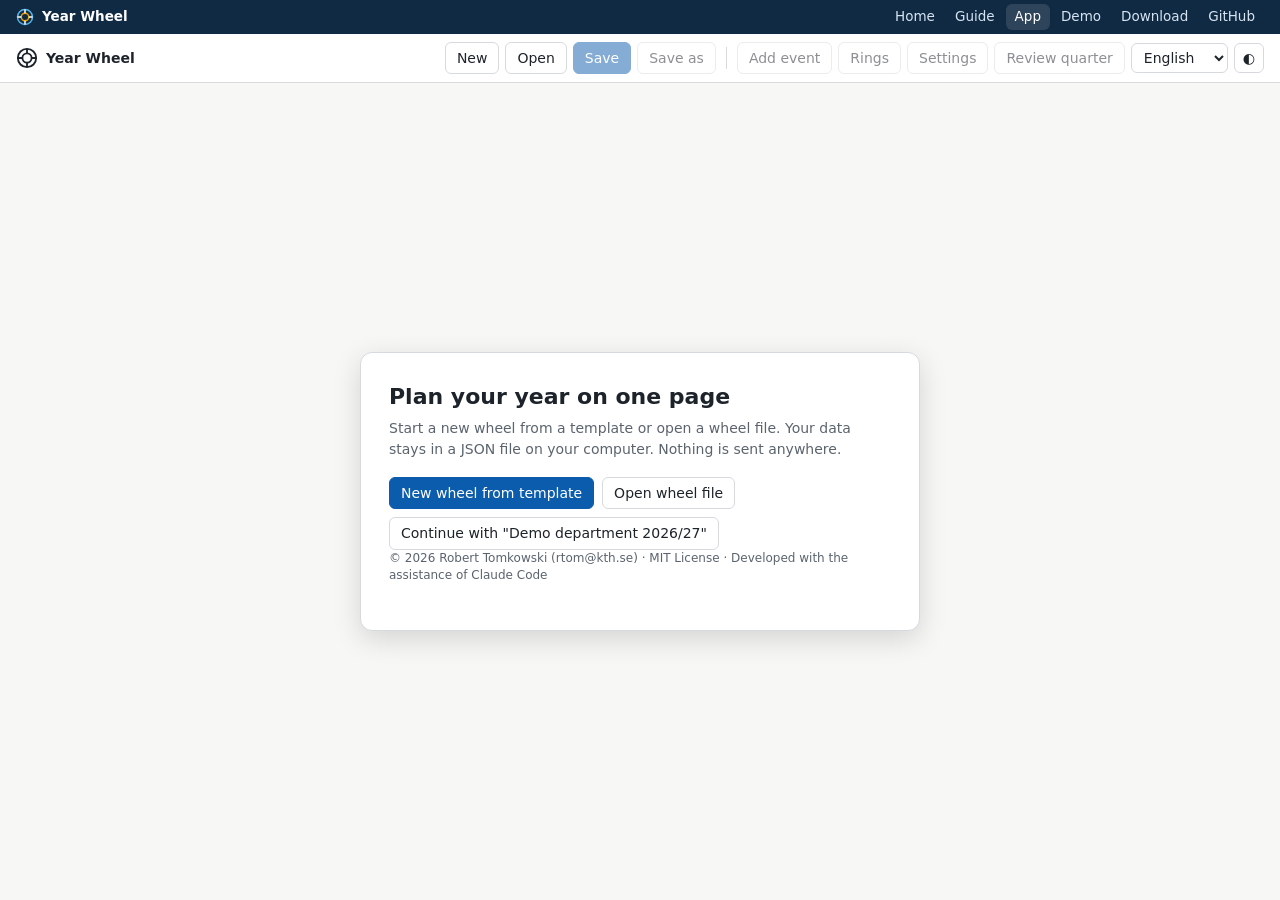
<file: website/app/yearwheel.html>
<!doctype html>
<!--
  MIT License

  Copyright (c) 2026 Robert Tomkowski <rtom@kth.se>

  Developed with the assistance of Claude Code (Anthropic).

  Permission is hereby granted, free of charge, to any person obtaining a copy
  of this software and associated documentation files (the "Software"), to deal
  in the Software without restriction, including without limitation the rights
  to use, copy, modify, merge, publish, distribute, sublicense, and/or sell
  copies of the Software, and to permit persons to whom the Software is
  furnished to do so, subject to the following conditions:

  The above copyright notice and this permission notice shall be included in all
  copies or substantial portions of the Software.

  THE SOFTWARE IS PROVIDED "AS IS", WITHOUT WARRANTY OF ANY KIND, EXPRESS OR
  IMPLIED, INCLUDING BUT NOT LIMITED TO THE WARRANTIES OF MERCHANTABILITY,
  FITNESS FOR A PARTICULAR PURPOSE AND NONINFRINGEMENT. IN NO EVENT SHALL THE
  AUTHORS OR COPYRIGHT HOLDERS BE LIABLE FOR ANY CLAIM, DAMAGES OR OTHER
  LIABILITY, WHETHER IN AN ACTION OF CONTRACT, TORT OR OTHERWISE, ARISING FROM,
  OUT OF OR IN CONNECTION WITH THE SOFTWARE OR THE USE OR OTHER DEALINGS IN THE
  SOFTWARE.
-->
<html lang="en">
<head>
<meta charset="utf-8">
<meta name="viewport" content="width=device-width, initial-scale=1">
<title>Year Wheel</title>
<link rel="icon" href="data:image/svg+xml,%3Csvg xmlns='http://www.w3.org/2000/svg' viewBox='0 0 24 24'%3E%3Ccircle cx='12' cy='12' r='10' fill='none' stroke='%230072B2' stroke-width='2.5'/%3E%3Ccircle cx='12' cy='12' r='5' fill='none' stroke='%23E69F00' stroke-width='2.5'/%3E%3C/svg%3E">
<!--
  Year Wheel (arshjul). One self-contained file: no network, no build step.
  Data lives in a JSON file the user owns. See README.md and CLAUDE.md.
  Sections: STYLE, MARKUP, then SCRIPT (i18n, utils, templates, model, state,
  file I/O, wheel renderer, tooltip, drawer, dialogs, init).
-->
<style>
/* ============================================================ STYLE */
:root {
  --bg: #f7f7f5; --panel: #ffffff; --fg: #1d232a; --muted: #5b646e;
  --line: #d6dadf; --line-strong: #8a939c; --band: #eef0f2; --band2: #e3e6ea;
  --accent: #0b5cad; --accent-fg: #ffffff; --today: #c62828; --danger: #b3261e;
  --focus: #1a73e8; --shadow: 0 8px 28px rgba(0,0,0,.14);
  --font: system-ui, -apple-system, "Segoe UI", Roboto, "Helvetica Neue", Arial, sans-serif;
  color-scheme: light;
}
@media (prefers-color-scheme: dark) {
  :root:not([data-theme="light"]) {
    --bg: #15181c; --panel: #1e2227; --fg: #e8eaed; --muted: #a3abb5;
    --line: #353b43; --line-strong: #6f7883; --band: #22272d; --band2: #2a3037;
    --accent: #6aa9ec; --accent-fg: #0d1b2a; --today: #ff6b6b; --danger: #ff8a80;
    --focus: #8ab4f8; --shadow: 0 8px 28px rgba(0,0,0,.5);
    color-scheme: dark;
  }
}
:root[data-theme="dark"] {
  --bg: #15181c; --panel: #1e2227; --fg: #e8eaed; --muted: #a3abb5;
  --line: #353b43; --line-strong: #6f7883; --band: #22272d; --band2: #2a3037;
  --accent: #6aa9ec; --accent-fg: #0d1b2a; --today: #ff6b6b; --danger: #ff8a80;
  --focus: #8ab4f8; --shadow: 0 8px 28px rgba(0,0,0,.5);
  color-scheme: dark;
}
* { box-sizing: border-box; }
[hidden] { display: none !important; }
html, body { margin: 0; height: 100%; }
body { background: var(--bg); color: var(--fg); font: 14px/1.45 var(--font); display: flex; flex-direction: column; }
button, input, select, textarea { font: inherit; color: inherit; }
button {
  background: var(--panel); border: 1px solid var(--line); border-radius: 6px;
  padding: 5px 11px; cursor: pointer; white-space: nowrap;
}
button:hover { border-color: var(--line-strong); }
button.primary { background: var(--accent); color: var(--accent-fg); border-color: var(--accent); }
button.danger { color: var(--danger); }
button:disabled { opacity: .5; cursor: default; }
:focus-visible { outline: 2px solid var(--focus); outline-offset: 2px; }
input, select, textarea {
  background: var(--panel); border: 1px solid var(--line); border-radius: 6px; padding: 5px 8px; width: 100%;
}
input[type=checkbox], input[type=radio] { width: auto; }
input[type=color] { padding: 0; width: 34px; height: 30px; border-radius: 6px; }
label { display: block; font-size: 12.5px; color: var(--muted); }
label > input, label > select, label > textarea { margin-top: 3px; color: var(--fg); font-size: 14px; }

/* Header */
.bar {
  display: flex; align-items: center; gap: 12px; flex-wrap: wrap;
  padding: 8px 16px; background: var(--panel); border-bottom: 1px solid var(--line);
}
.brand { font-weight: 650; display: flex; align-items: center; gap: 8px; }
.file { color: var(--muted); font-size: 13px; display: flex; gap: 10px; align-items: center; min-width: 0; }
.file #fileName { overflow: hidden; text-overflow: ellipsis; white-space: nowrap; max-width: 260px; }
.dirty { color: var(--danger); font-weight: 600; }
.actions { margin-left: auto; display: flex; gap: 6px; flex-wrap: wrap; align-items: center; }
.sep { width: 1px; height: 22px; background: var(--line); margin: 0 4px; }
#yearNav { display: flex; gap: 4px; align-items: center; }
#yearNav select { width: auto; }

.banner {
  padding: 9px 16px; background: color-mix(in srgb, var(--accent) 14%, var(--panel));
  border-bottom: 1px solid var(--line); display: flex; gap: 10px; align-items: center; flex-wrap: wrap;
}
.banner .grow { flex: 1; min-width: 200px; }

/* Main */
main { flex: 1; display: flex; min-height: 0; position: relative; }
#wheelView { flex: 1; min-width: 0; display: flex; align-items: center; justify-content: center; padding: 8px; }
#wheel { width: 100%; height: 100%; max-height: calc(100vh - 70px); display: block; user-select: none; }
#welcome { flex: 1; display: flex; align-items: center; justify-content: center; padding: 24px 16px; }
.welcome-card {
  max-width: 560px; background: var(--panel); border: 1px solid var(--line); border-radius: 12px;
  padding: 28px; box-shadow: var(--shadow);
}
.welcome-card h1 { margin: 0 0 6px; font-size: 22px; }
.welcome-card p { color: var(--muted); margin: 0 0 18px; }
.welcome-card .btns { display: flex; gap: 8px; flex-wrap: wrap; }
.legal { color: var(--muted); font-size: 12px; margin: 18px 0 0; }

/* Drawer */
#drawer {
  width: 380px; max-width: 100%; background: var(--panel); border-left: 1px solid var(--line);
  overflow-y: auto; padding: 0 0 24px;
}
.tabs { display: flex; border-bottom: 1px solid var(--line); position: sticky; top: 0; background: var(--panel); z-index: 1; }
.tabs button { border: 0; border-radius: 0; padding: 10px 14px; background: transparent; color: var(--muted); border-bottom: 2px solid transparent; }
.tabs button[aria-selected=true] { color: var(--fg); border-bottom-color: var(--accent); }
.tabs .close { margin-left: auto; }
.panel { padding: 14px 16px; display: grid; gap: 11px; }
.panel h2 { margin: 0; font-size: 16px; }
.row { display: grid; grid-template-columns: minmax(0, 1fr) minmax(0, 1fr); gap: 10px; }
.panel > *, .row > * { min-width: 0; }
.seg { border: 0; padding: 0; margin: 0; min-width: 0; }
.seg legend { font-size: 12.5px; color: var(--muted); padding: 0; margin-bottom: 4px; }
.seg-opts { display: flex; gap: 18px; }
.seg label { color: var(--fg); font-size: 14px; display: flex; gap: 5px; align-items: center; }
.check { display: flex; gap: 8px; align-items: center; color: var(--fg); font-size: 14px; }
.btns { display: flex; gap: 8px; flex-wrap: wrap; }
.hint { color: var(--muted); font-size: 12.5px; margin: 0; }
.error { color: var(--danger); font-size: 13px; margin: 0; min-height: 1em; }
.history { list-style: none; padding: 0; margin: 0; font-size: 12.5px; color: var(--muted); display: grid; gap: 4px; }
.history b { color: var(--fg); font-weight: 600; }
.occ-box { border: 1px solid var(--line); border-radius: 8px; padding: 10px 12px; display: grid; gap: 8px; }
.occ-box h2 { font-size: 14px; margin: 0; }
.ring-list, .period-list { list-style: none; margin: 0; padding: 0; display: grid; gap: 8px; }
.ring-list li, .period-list li { display: flex; gap: 6px; align-items: center; }
.ring-list li input[type=text] { flex: 1; }
.ring-list li input[type=checkbox] { width: 18px; height: 18px; flex: none; margin: 0 2px; }
.ring-list li.off input[type=text], .ring-list li.off input[type=color] { opacity: .45; }
.period-list li input { min-width: 0; width: 0; flex: 1; padding: 5px 4px; }
.period-list li .icon-btn { flex: none; }
.period-list li input.lbl { width: 48px; flex: none; }
.icon-btn { padding: 4px 8px; }
.swatches { display: flex; gap: 4px; }
.swatches button { width: 18px; height: 18px; padding: 0; border-radius: 50%; border: 2px solid var(--panel); outline: 1px solid var(--line); }

/* Tooltip */
#tooltip {
  position: fixed; z-index: 20; pointer-events: none; max-width: 320px;
  background: var(--panel); border: 1px solid var(--line); border-radius: 8px; box-shadow: var(--shadow);
  padding: 9px 11px; font-size: 13px;
}
#tooltip .tt-title { font-weight: 650; margin-bottom: 2px; }
#tooltip .tt-meta { color: var(--muted); }
#tooltip .tt-notes { margin-top: 5px; white-space: pre-wrap; }
#tooltip .tt-hint { margin-top: 5px; color: var(--muted); font-size: 11.5px; }
@media (hover: none) { #tooltip .tt-hint { display: none; } }

/* Dialogs */
dialog {
  border: 1px solid var(--line); border-radius: 12px; background: var(--panel); color: var(--fg);
  padding: 0; width: min(460px, calc(100vw - 32px)); box-shadow: var(--shadow);
}
dialog::backdrop { background: rgba(0,0,0,.35); }
dialog form { padding: 18px 20px; display: grid; gap: 12px; }
dialog h2 { margin: 0; font-size: 17px; }
dialog .btns { justify-content: flex-end; }
dialog ul { margin: 0; padding-left: 18px; max-height: 240px; overflow: auto; font-size: 13px; }

/* SVG wheel */
.disc { fill: var(--panel); }
.center { fill: var(--panel); stroke: var(--line); }
.month { fill: var(--band); }
.month.alt { fill: var(--band2); }
.month-lbl { fill: var(--fg); font-size: calc(13px * var(--ts, 1)); font-weight: 600; }
.sep-month { stroke: var(--line); stroke-width: 1; }
.sep-quarter { stroke: var(--line-strong); stroke-width: 1.6; }
.q-lbl { fill: var(--muted); font-size: calc(12px * var(--ts, 1)); font-weight: 700; text-anchor: middle; }
.week-tick { stroke: var(--line-strong); stroke-width: .8; }
.week-lbl { fill: var(--muted); font-size: calc(7.5px * var(--ts, 1)); text-anchor: middle; }
.period { fill: var(--band2); }
.period.alt { fill: var(--band); }
.period-lbl { fill: var(--fg); font-size: calc(9.5px * var(--ts, 1)); font-weight: 600; }
.ringbg { cursor: copy; }
.ev { cursor: pointer; outline: none; touch-action: none; }
.ev.dragging { opacity: .35; }
#wheel.is-dragging, #wheel.is-dragging .ev { cursor: grabbing !important; }
.drag-preview { fill: var(--focus); fill-opacity: .18; stroke: var(--focus); stroke-width: 2; stroke-dasharray: 5 3; pointer-events: none; }
.ev .shape { stroke-width: 1.2; }
.ev:hover .shape, .ev.hl .shape { stroke-width: 2.4; }
.ev:focus-visible .shape { stroke: var(--focus) !important; stroke-width: 3; }
.ev.cancelled .shape { stroke-dasharray: 4 3; }
.ghost { pointer-events: none; opacity: .5; }
.ghost .shape { fill: none; stroke-dasharray: 2 3; stroke-width: 1.2; }
.arc-lbl { fill: var(--fg); font-weight: 550; pointer-events: none; }
.ext-lbl { fill: var(--fg); cursor: pointer; } /* size set per label by layoutLabels() */
.ext-lbl.cancelled, .arc-lbl.cancelled { text-decoration: line-through; fill: var(--muted); }
.ext-lbl.done { fill: var(--muted); }
.leader { fill: none; stroke: var(--line-strong); stroke-width: .7; opacity: .75; pointer-events: none; }
.lbl-g:hover .ext-lbl, .lbl-g.hl .ext-lbl { font-weight: 700; }
.lbl-g:hover .leader, .lbl-g.hl .leader { stroke: var(--fg); opacity: 1; stroke-width: 1.1; }
.today-hand { stroke: var(--today); stroke-width: 2; }
.today-dot { fill: var(--today); }
.title-txt { fill: var(--fg); font-size: calc(18px * var(--ts, 1)); font-weight: 650; text-anchor: middle; }
.sub-txt { fill: var(--muted); font-size: calc(12.5px * var(--ts, 1)); text-anchor: middle; }
.legend-txt { fill: var(--fg); font-size: calc(12px * var(--ts, 1)); }
.empty-txt { fill: var(--muted); font-size: 15px; text-anchor: middle; }

/* View switcher, menus */
.seg-btns { display: flex; }
.seg-btns button { border-radius: 0; margin-left: -1px; }
.seg-btns button:first-child { border-radius: 6px 0 0 6px; margin-left: 0; }
.seg-btns button:last-child { border-radius: 0 6px 6px 0; }
.seg-btns button[aria-selected=true] { background: var(--fg); color: var(--panel); border-color: var(--fg); position: relative; }
.menu { position: relative; }
.menu summary {
  list-style: none; cursor: pointer; background: var(--panel); border: 1px solid var(--line);
  border-radius: 6px; padding: 5px 11px; white-space: nowrap;
}
.menu summary::-webkit-details-marker { display: none; }
.menu summary::after { content: " \25BE"; color: var(--muted); }
.menu-items {
  position: absolute; right: 0; top: calc(100% + 4px); z-index: 15; display: grid; min-width: 210px;
  background: var(--panel); border: 1px solid var(--line); border-radius: 8px; box-shadow: var(--shadow); padding: 4px;
}
.menu-items button { border: 0; text-align: left; border-radius: 5px; }
.menu-items button:hover { background: var(--band); }

/* List and change log */
.tableview { flex: 1; min-width: 0; overflow: auto; padding: 14px 16px 32px; }
.filters { display: flex; gap: 8px; flex-wrap: wrap; align-items: center; margin-bottom: 10px; }
.filters input, .filters select { width: auto; max-width: 100%; }
.filters input[type=search] { min-width: 200px; }
.filters .grow { flex: 1; }
.table-wrap { overflow-x: auto; border: 1px solid var(--line); border-radius: 8px; background: var(--panel); }
table { border-collapse: collapse; width: 100%; font-size: 13.5px; }
th, td { padding: 7px 10px; border-bottom: 1px solid var(--line); text-align: left; vertical-align: top; }
tbody tr:last-child td { border-bottom: 0; }
th { font-weight: 650; background: var(--band); white-space: nowrap; }
th button { border: 0; background: none; padding: 0; font-weight: 650; }
th button::after { content: ""; display: inline-block; width: 1em; color: var(--muted); }
th[aria-sort=ascending] button::after { content: " \25B4"; }
th[aria-sort=descending] button::after { content: " \25BE"; }
tbody tr:hover { background: color-mix(in srgb, var(--band) 60%, transparent); }
tr.cancelled td { color: var(--muted); }
tr.cancelled .linkbtn { text-decoration: line-through; color: var(--muted); }
td.nowrap { white-space: nowrap; }
.linkbtn { border: 0; background: none; padding: 0; color: var(--accent); text-align: left; white-space: normal; font-weight: 550; }
.linkbtn:hover { text-decoration: underline; }
.dot { display: inline-block; width: 10px; height: 10px; border-radius: 50%; margin-right: 6px; vertical-align: -1px; }
.badge { display: inline-block; padding: 0 8px; border-radius: 10px; font-size: 12px; border: 1px solid var(--line); white-space: nowrap; }
.badge.moved { border-color: #E69F00; }
.badge.done { border-color: #009E73; }
.badge.cancelled { border-style: dashed; color: var(--muted); }
.tableview h2 { font-size: 16px; margin: 22px 0 8px; }
.empty-row td { color: var(--muted); text-align: center; padding: 18px; }

/* Quarterly review */
dialog.wide { width: min(600px, calc(100vw - 32px)); }
.rv { padding: 18px 20px; display: grid; gap: 12px; }
.rv-head { display: flex; justify-content: space-between; align-items: baseline; gap: 10px; }
.rv-card { border: 1px solid var(--line); border-left-width: 5px; border-radius: 8px; padding: 12px 14px; display: grid; gap: 4px; }
.rv-card h3 { margin: 0; font-size: 17px; }
.rv-card .meta { color: var(--muted); font-size: 13px; }
.rv-card .notes { white-space: pre-wrap; font-size: 13px; }
.rv-nav { justify-content: space-between; border-top: 1px solid var(--line); padding-top: 10px; }
.rv-summary { margin: 0; padding-left: 18px; color: var(--muted); }
#impRows select { min-width: 170px; }

/* Print: wheel only, light colours, page size set by printWheel() */
@page { size: A4 landscape; margin: 10mm; }
#printInfo { display: none; }
@media print {
  :root:root:root, :root:root:root[data-theme], :root:root:root:not([data-theme="light"]) {
    --bg: #ffffff; --panel: #ffffff; --fg: #111111; --muted: #444b52;
    --line: #c4c9cf; --line-strong: #6b737b; --band: #eef0f2; --band2: #e1e4e8;
    --accent: #0b5cad; --today: #c62828; color-scheme: light;
  }
  body { background: #fff; display: block; -webkit-print-color-adjust: exact; print-color-adjust: exact; }
  .bar, .banner, #drawer, #welcome, #listView, #logView, #tooltip, dialog { display: none !important; }
  main { display: block; }
  #wheelView, #wheelView[hidden] { display: block !important; padding: 0; }
  #wheel { width: 100%; height: 182mm; max-height: none; }
  #printInfo { display: block; font-size: 8pt; color: #555; text-align: right; }
}

@media (max-width: 760px) {
  #drawer { position: absolute; inset: 0; width: 100%; z-index: 10; }
  .file #fileName { max-width: 140px; }
}
</style>

<style>
.sitebar { display: flex; align-items: center; gap: 14px; flex-wrap: wrap; flex: none;
  padding: 4px 16px; background: #102a43; color: #fff; font-size: 13.5px; }
.sitebar .sb-brand { display: flex; align-items: center; gap: 8px; color: #fff; text-decoration: none; font-weight: 700; }
.sitebar nav { margin-left: auto; display: flex; gap: 2px; flex-wrap: wrap; }
.sitebar nav a { color: #d6e4f2; text-decoration: none; padding: 3px 9px; border-radius: 6px; }
.sitebar nav a:hover, .sitebar nav a[aria-current] { background: rgba(255,255,255,.12); color: #fff; }
.sitebar a:focus-visible { outline: 2px solid #8ab4f8; outline-offset: 1px; }
#wheel { max-height: calc(100vh - 104px); }
@media print { .sitebar { display: none !important; } }
</style>
</head>
<body>
<div class="sitebar"><a class="sb-brand" href="../"><svg width="18" height="18" viewBox="0 0 24 24" aria-hidden="true"><circle cx="12" cy="12" r="10" fill="none" stroke="#56B4E9" stroke-width="2"/><circle cx="12" cy="12" r="5" fill="none" stroke="#E69F00" stroke-width="2"/><path d="M12 2v5M12 17v5M2 12h5M17 12h5" stroke="#fff" stroke-width="2"/></svg>Year Wheel</a>
  <nav aria-label="Site">
    <a href="../">Home</a>
    <a href="../guide.html">Guide</a>
    <a href="yearwheel.html" aria-current="page">App</a>
    <a href="demo.html">Demo</a>
    <a href="https://github.com/rtomkowski/yearwheel/releases/latest">Download</a>
    <a href="https://github.com/rtomkowski/yearwheel">GitHub</a>
  </nav>
</div>

<!-- ============================================================ MARKUP -->
<header class="bar">
  <div class="brand">
    <svg width="22" height="22" viewBox="0 0 24 24" aria-hidden="true"><circle cx="12" cy="12" r="10" fill="none" stroke="currentColor" stroke-width="2"/><circle cx="12" cy="12" r="5" fill="none" stroke="currentColor" stroke-width="2"/><path d="M12 2v5M12 17v5M2 12h5M17 12h5" stroke="currentColor" stroke-width="2"/></svg>
    <span data-i18n="appName">Year Wheel</span>
  </div>
  <div class="file"><span id="fileName"></span><span id="dirtyFlag" class="dirty" hidden data-i18n="unsaved">Unsaved changes</span></div>
  <nav class="actions" aria-label="Main" data-i18n-aria="ariaMain">
    <button id="btnNew" data-i18n="new">New</button>
    <button id="btnOpen" data-i18n="open">Open</button>
    <button id="btnSave" class="primary" data-i18n="save">Save</button>
    <button id="btnSaveAs" data-i18n="saveAs">Save as</button>
    <span class="sep"></span>
    <div class="seg-btns" id="viewTabs" role="tablist" aria-label="View" data-i18n-aria="ariaView" hidden>
      <button role="tab" data-view="wheel" data-i18n="vWheel">Wheel</button>
      <button role="tab" data-view="list" data-i18n="vList">List</button>
      <button role="tab" data-view="log" data-i18n="vLog">Change log</button>
    </div>
    <div id="yearNav" hidden>
      <button id="btnPrevYear" class="icon-btn" aria-label="Previous year" data-i18n-aria="ariaPrevYear">&#8249;</button>
      <select id="selYear" aria-label="Year" data-i18n-aria="year"></select>
      <button id="btnNextYear" class="icon-btn" aria-label="Next year" data-i18n-aria="ariaNextYear">&#8250;</button>
    </div>
    <button id="btnAdd" data-i18n="addEvent">Add event</button>
    <button id="btnRings" data-i18n="rings">Rings</button>
    <button id="btnSettings" data-i18n="settings">Settings</button>
    <button id="btnReview" data-i18n="review">Review quarter</button>
    <details class="menu" id="importMenu" hidden>
      <summary data-i18n="import">Import</summary>
      <div class="menu-items">
        <button data-import="ics" data-i18n="imIcs">Calendar file (.ics)</button>
        <button data-import="csv" data-i18n="imCsv">Spreadsheet (.csv)</button>
        <button data-import="csvtemplate" data-i18n="imCsvTemplate">Spreadsheet template (.csv)</button>
      </div>
    </details>
    <details class="menu" id="exportMenu" hidden>
      <summary data-i18n="export">Export</summary>
      <div class="menu-items">
        <button data-export="ics" data-i18n="exIcs">Calendar file (.ics)</button>
        <button data-export="csv" data-i18n="exCsv">Spreadsheet (.csv)</button>
        <button data-export="svg" data-i18n="exSvg">SVG image</button>
        <button data-export="png" data-i18n="exPng">PNG image</button>
        <button data-export="a4" data-i18n="exA4">Print A4 landscape</button>
        <button data-export="a3" data-i18n="exA3">Print A3 landscape</button>
      </div>
    </details>
    <select id="selLang" style="width:auto" aria-label="Language" data-i18n-aria="sLanguage"><option value="en">English</option><option value="sv">Svenska</option></select>
    <button id="btnTheme" class="icon-btn" aria-label="Theme" title="Theme">&#9680;</button>
  </nav>
</header>
<div id="banner" class="banner" hidden></div>
<div id="reviewBanner" class="banner" role="status" hidden></div>

<main>
  <section id="welcome">
    <div class="welcome-card">
      <h1 data-i18n="welcomeTitle">Plan your year on one page</h1>
      <p data-i18n="welcomeText">Start a new wheel from a template or open a wheel file. Your data stays in a JSON file on your computer. Nothing is sent anywhere.</p>
      <div class="btns">
        <button id="wNew" class="primary" data-i18n="newFromTemplate">New wheel from template</button>
        <button id="wOpen" data-i18n="openFile">Open wheel file</button>
        <button id="wContinue" hidden></button>
      </div>
      <p class="legal" data-i18n="legal">© 2026 Robert Tomkowski (rtom@kth.se) · MIT License · Developed with the assistance of Claude Code</p>
    </div>
  </section>
  <section id="wheelView" hidden>
    <svg id="wheel" xmlns="http://www.w3.org/2000/svg" viewBox="0 0 1400 1080" role="group" aria-label="Year wheel" data-i18n-aria="appName"></svg>
    <div id="printInfo"></div>
  </section>

  <section id="listView" class="tableview" hidden aria-label="Event list" data-i18n-aria="vList">
    <div class="filters">
      <input type="search" id="fText" data-i18n-ph="searchEvents" placeholder="Search" aria-label="Search events" data-i18n-aria="searchEvents">
      <select id="fRing" aria-label="Filter by ring" data-i18n-aria="allRings"></select>
      <select id="fStatus" aria-label="Filter by status" data-i18n-aria="allStatuses"></select>
      <select id="fQuarter" aria-label="Filter by quarter" data-i18n-aria="allQuarters"></select>
      <span id="listCount" class="hint grow"></span>
      <button id="btnAdd2" class="primary" data-i18n="addEvent">Add event</button>
    </div>
    <div class="table-wrap"><table id="evTable"><thead></thead><tbody></tbody></table></div>
  </section>

  <section id="logView" class="tableview" hidden aria-label="Change log" data-i18n-aria="vLog">
    <div class="filters">
      <input type="search" id="lText" data-i18n-ph="searchEvents" placeholder="Search" aria-label="Search the change log" data-i18n-aria="searchEvents">
      <select id="lAction" aria-label="Filter by change" data-i18n-aria="allActions"></select>
      <span id="logCount" class="hint grow"></span>
    </div>
    <p class="hint" id="logOff" hidden data-i18n="logOff">The change log is off: changes are not recorded. Turn on "Ask for a reason" in Settings to record them again.</p>
    <div class="table-wrap"><table id="logTable"><thead></thead><tbody></tbody></table></div>
    <h2 data-i18n="reviews">Quarterly reviews</h2>
    <div class="table-wrap"><table id="reviewTable"><thead></thead><tbody></tbody></table></div>
  </section>

  <aside id="drawer" hidden aria-label="Editor" data-i18n-aria="ariaEditor">
    <div class="tabs" role="tablist">
      <button role="tab" data-tab="event" data-i18n="event">Event</button>
      <button role="tab" data-tab="rings" data-i18n="rings">Rings</button>
      <button role="tab" data-tab="settings" data-i18n="settings">Settings</button>
      <button class="close icon-btn" id="btnCloseDrawer" aria-label="Close editor" data-i18n-aria="ariaClose">&#10005;</button>
    </div>

    <form id="evForm" class="panel" data-panel="event" novalidate>
      <h2 id="evFormTitle"></h2>
      <label><span data-i18n="fTitle">Title</span> <input name="title" maxlength="140" autocomplete="off"></label>
      <label><span data-i18n="fRing">Ring</span> <select name="ringId"></select></label>
      <fieldset class="seg">
        <legend data-i18n="fKind">Kind</legend>
        <div class="seg-opts">
          <label><input type="radio" name="kind" value="milestone"> <span data-i18n="milestone">Milestone/Meeting</span></label>
          <label><input type="radio" name="kind" value="span"> <span data-i18n="span">Span</span></label>
        </div>
      </fieldset>
      <div class="row">
        <label><span data-i18n="fStart">Start</span> <input type="date" name="start"></label>
        <label id="endWrap"><span data-i18n="fEnd">End</span> <input type="date" name="end"></label>
      </div>
      <div id="timeWrap" class="panel" style="padding:0;gap:8px">
        <fieldset class="seg">
          <legend data-i18n="fTime">Time</legend>
          <div class="seg-opts" style="flex-wrap:wrap;gap:6px 18px">
            <label><input type="radio" name="timing" value="day"> <span id="lblWholeDay" data-i18n="wholeDay">Whole day</span></label>
            <label data-for="milestone"><input type="radio" name="timing" value="time"> <span data-i18n="setTime">From and to</span></label>
            <label data-for="span"><input type="radio" name="timing" value="daily"> <span data-i18n="timingDaily">Same hours each day</span></label>
            <label data-for="span"><input type="radio" name="timing" value="continuous"> <span data-i18n="timingCont">From first day to last day</span></label>
          </div>
        </fieldset>
        <div class="row" id="timeRow">
          <label><span data-i18n="fFrom">From</span> <input type="time" name="startTime" step="300"></label>
          <label><span data-i18n="fTo">To</span> <input type="time" name="endTime" step="300"></label>
        </div>
        <p class="hint" id="timingHint"></p>
        <p class="hint" id="tzHint"></p>
      </div>
      <div class="row">
        <label><span data-i18n="fStatus">Status</span>
          <select name="status">
            <option value="planned" data-i18n="st_planned">Planned</option>
            <option value="moved" data-i18n="st_moved">Moved</option>
            <option value="done" data-i18n="st_done">Done</option>
            <option value="cancelled" data-i18n="st_cancelled">Cancelled</option>
          </select>
        </label>
        <label><span data-i18n="fRepeats">Repeats</span>
          <select name="recurrence">
            <option value="none" data-i18n="rec_none">Does not repeat</option>
            <option value="weekly" data-i18n="rec_weekly">Weekly</option>
            <option value="monthly" data-i18n="rec_monthly">Monthly</option>
            <option value="yearly" data-i18n="rec_yearly">Every year</option>
          </select>
        </label>
      </div>
      <div id="repeatWrap" class="panel" style="padding:0;gap:8px" hidden>
        <div class="row">
          <label><span id="lblInterval"></span> <input type="number" name="interval" min="1" max="52" step="1" inputmode="numeric"></label>
          <label><span data-i18n="fUntil">Until (optional)</span> <input type="date" name="until"></label>
        </div>
        <label id="monthlyByWrap"><span data-i18n="fMonthlyBy">On</span> <select name="monthlyBy"><option value="date"></option><option value="weekday"></option></select></label>
        <p class="hint" id="repeatHint"></p>
      </div>
      <div id="occWrap" class="occ-box" hidden>
        <h2 id="occTitle"></h2>
        <label><span data-i18n="occNewDate">New date</span> <input type="date" id="occDate"></label>
        <div class="btns">
          <button type="button" id="btnOccMove" data-i18n="occMove">Move this one</button>
          <button type="button" id="btnOccCancel" data-i18n="occCancel">Cancel this one</button>
          <button type="button" id="btnOccDone" data-i18n="rvDone">Mark done</button>
          <button type="button" id="btnOccRestore" data-i18n="occRestore">Restore</button>
        </div>
        <p class="hint" data-i18n="occHint">These buttons change only this one. The other fields change the whole series.</p>
      </div>
      <label><span data-i18n="fOwner">Owner</span> <input name="owner" maxlength="80" autocomplete="off"></label>
      <label><span data-i18n="fNotes">Notes</span> <textarea name="notes" rows="3"></textarea></label>
      <p class="error" id="evError" role="alert"></p>
      <div class="btns">
        <button type="submit" class="primary" data-i18n="apply">Apply</button>
        <button type="button" id="btnEvCancelEvent" data-i18n="cancelEvent">Cancel event</button>
        <button type="button" id="btnEvDelete" class="danger" data-i18n="delete">Delete</button>
      </div>
      <p class="hint" data-i18n="moveHint">Changing dates or cancelling asks for a reason, which is kept in the change log.</p>
      <div id="excWrap" hidden>
        <h2 style="font-size:14px" data-i18n="occChanged">Changed occurrences</h2>
        <ul class="history" id="excList"></ul>
      </div>
      <div id="evHistoryWrap" hidden>
        <h2 style="font-size:14px" data-i18n="history">History</h2>
        <ul class="history" id="evHistory"></ul>
      </div>
    </form>

    <div class="panel" data-panel="rings" hidden>
      <h2 data-i18n="rings">Rings</h2>
      <p class="hint" data-i18n="ringsHint">Up to 6 rings. 3 to 4 rings read best. The first ring is the outermost.</p>
      <ul class="ring-list" id="ringList"></ul>
      <p class="hint" id="ringWarn"></p>
      <div class="btns"><button id="btnAddRing" data-i18n="addRing">Add ring</button></div>
    </div>

    <div class="panel" data-panel="settings" hidden id="settingsPanel">
      <h2 data-i18n="settings">Settings</h2>
      <label><span data-i18n="sTitle">Wheel title</span> <input data-set="title" maxlength="80"></label>
      <label><span data-i18n="sOwner">Owner</span> <input data-set="owner" maxlength="80"></label>
      <div class="row">
        <label><span data-i18n="sYearStart">Year starts on</span> <input type="date" data-set="yearStart"></label>
        <label><span data-i18n="sYears">Number of years</span> <select data-set="years"></select></label>
      </div>
      <div class="row">
        <label><span data-i18n="sQuarterStart">Q1 starts in</span> <select data-set="quarterStartMonth"></select></label>
        <label><span data-i18n="sWheelTop">Top of the wheel</span>
          <select data-set="wheelTop"><option value="january" data-i18n="topJanuary">January</option><option value="yearStart" data-i18n="topYearStart">First month of the year</option></select>
        </label>
      </div>
      <label><span data-i18n="sTimeZone">Time zone for event times</span> <input data-set="timeZone" list="tzList" autocomplete="off" spellcheck="false"></label>
      <datalist id="tzList"></datalist>
      <p class="hint" data-i18n="sTimeZoneHint">Times such as 09:00 to 17:00 are in this zone. Calendar exports convert them, so colleagues elsewhere see the right local time.</p>
      <label class="check"><input type="checkbox" data-set="showQuarters"> <span data-i18n="sShowQuarters">Show quarter boundaries</span></label>
      <label class="check"><input type="checkbox" data-set="weekTicks"> <span data-i18n="sWeekTicks">Show week numbers</span></label>
      <label class="check"><input type="checkbox" data-set="showPeriods"> <span data-i18n="sShowPeriods">Show study periods</span></label>
      <label class="check"><input type="checkbox" data-set="milestoneLabels"> <span data-i18n="sMilestoneLabels">Show the names of milestones and meetings</span></label>
      <label class="check"><input type="checkbox" data-set="askReasons"> <span data-i18n="sAskReasons">Ask for a reason when an event is moved or cancelled</span></label>
      <p class="hint" data-i18n="sAskReasonsHint">Turn this off while you plan the wheel: moving and resizing then asks nothing, and no changes are kept in the change log. Turn it on again when the plan is set.</p>
      <label><span data-i18n="sTextSize">Text size</span> <output data-out="textScale" style="color:var(--fg);font-weight:600"></output>
        <input type="range" data-set="textScale" min="70" max="150" step="10" style="padding:0">
      </label>
      <label><span data-i18n="sColour">Event colours</span> <output data-out="colorOpacity" style="color:var(--fg);font-weight:600"></output>
        <input type="range" data-set="colorOpacity" min="10" max="100" step="5" style="padding:0">
      </label>
      <label><span data-i18n="sRingColour">Ring background</span> <output data-out="ringOpacity" style="color:var(--fg);font-weight:600"></output>
        <input type="range" data-set="ringOpacity" min="0" max="100" step="5" style="padding:0">
      </label>
      <p class="hint" data-i18n="sColourHint">How strong the ring colours are on screen, in exports and in print. Saved in the wheel.</p>
      <h2 style="font-size:14px" data-i18n="periods">Study periods</h2>
      <p class="hint" data-i18n="periodsHint">Enter your own institution's dates. Template dates are placeholders.</p>
      <ul class="period-list" id="periodList"></ul>
      <div class="btns"><button id="btnAddPeriod" data-i18n="addPeriod">Add period</button></div>
      <p class="legal" data-i18n="legal">© 2026 Robert Tomkowski (rtom@kth.se) · MIT License · Developed with the assistance of Claude Code</p>
    </div>
  </aside>
</main>

<div id="tooltip" role="tooltip" hidden></div>
<input type="file" id="fileInput" accept=".json,application/json" hidden>
<input type="file" id="importInput" hidden>

<dialog id="dlgImport" class="wide">
  <form method="dialog" id="importForm">
    <h2 id="impTitle"></h2>
    <p class="hint" id="impSummary"></p>
    <label><span data-i18n="impAllRing">Put all events in ring</span> <select id="impAll"></select></label>
    <div class="table-wrap" style="max-height:46vh;overflow:auto">
      <table>
        <thead><tr><th scope="col"><input type="checkbox" id="impToggle" aria-label="Select all" data-i18n-aria="ariaSelectAll" checked></th><th scope="col" data-i18n="colEvent">Event</th><th scope="col" data-i18n="colDates">Dates</th><th scope="col" data-i18n="fRing">Ring</th></tr></thead>
        <tbody id="impRows"></tbody>
      </table>
    </div>
    <ul id="impWarnings" class="hint" style="margin:0"></ul>
    <div class="btns"><button type="button" data-close data-i18n="cancel">Cancel</button><button value="ok" class="primary" id="impGo"></button></div>
  </form>
</dialog>

<dialog id="dlgNew">
  <form method="dialog" id="newForm">
    <h2 data-i18n="newWheel">New wheel</h2>
    <label><span data-i18n="template">Template</span> <select id="newTemplate"></select></label>
    <label><span data-i18n="sTitle">Wheel title</span> <input id="newTitle" maxlength="80"></label>
    <label><span data-i18n="sYearStart">Year starts on</span> <input type="date" id="newYearStart"></label>
    <p class="hint" data-i18n="newHint">Template dates are placeholders marked "edit me". They are shifted to the year you choose.</p>
    <div class="btns"><button type="button" data-close data-i18n="cancel">Cancel</button><button value="ok" class="primary" data-i18n="create">Create</button></div>
  </form>
</dialog>

<dialog id="dlgSaveAs">
  <form method="dialog" id="saveAsForm">
    <h2 data-i18n="saveAs">Save as</h2>
    <label><span data-i18n="fileName">File name</span> <input id="saveAsName" autocomplete="off" spellcheck="false" maxlength="120"></label>
    <p class="hint" data-i18n="saveAsHint">This browser cannot write to files directly, so the wheel is saved as a new file in your Downloads folder under this name.</p>
    <div class="btns"><button type="button" data-close data-i18n="cancel">Cancel</button><button value="ok" class="primary" data-i18n="save">Save</button></div>
  </form>
</dialog>

<dialog id="dlgReason">
  <form method="dialog" id="reasonForm">
    <h2 id="reasonTitle"></h2>
    <p class="hint" id="reasonDetail"></p>
    <label><span data-i18n="reason">Reason</span> <textarea id="reasonText" rows="3"></textarea></label>
    <p class="error" id="reasonError" role="alert"></p>
    <p class="hint" data-i18n="reasonOffHint">Planning many changes? You can turn this question off in Settings. Changes are then not kept in the change log.</p>
    <div class="btns"><button type="button" data-close data-i18n="back">Back</button><button value="ok" class="primary" data-i18n="confirm">Confirm</button></div>
  </form>
</dialog>

<dialog id="dlgRingDelete">
  <form method="dialog">
    <h2 id="ringDelTitle"></h2>
    <label><span data-i18n="ringDelWhat">What should happen to its events?</span> <select id="ringDelTarget"></select></label>
    <div class="btns"><button type="button" data-close data-i18n="cancel">Cancel</button><button value="ok" class="primary danger" data-i18n="deleteRing">Delete ring</button></div>
  </form>
</dialog>

<dialog id="dlgReview" class="wide" aria-labelledby="rvTitle">
  <div class="rv">
    <div class="rv-head"><h2 id="rvTitle"></h2><span id="rvProgress" class="hint"></span></div>
    <div id="rvBody" class="panel" style="padding:0"></div>
  </div>
</dialog>

<style id="pageStyle"></style>

<dialog id="dlgMsg">
  <form method="dialog">
    <h2 id="msgTitle"></h2>
    <div id="msgBody"></div>
    <div class="btns"><button value="ok" class="primary">OK</button></div>
  </form>
</dialog>

<script>
'use strict';
/* ============================================================ I18N
   Add a language by adding a dictionary. Missing keys fall back to English. */
const STR = {
  en: {
    legal: '© 2026 Robert Tomkowski (rtom@kth.se) · MIT License · Developed with the assistance of Claude Code',
    demoNote: 'Demo wheel with fictional events. Nothing is stored online; Save keeps a copy on your computer.',
    appName: 'Year Wheel', new: 'New', open: 'Open', save: 'Save', saveAs: 'Save as',
    addEvent: 'Add event', rings: 'Rings', settings: 'Settings', event: 'Event', unsaved: 'Unsaved changes',
    welcomeTitle: 'Plan your year on one page',
    welcomeText: 'Start a new wheel from a template or open a wheel file. Your data stays in a JSON file on your computer. Nothing is sent anywhere.',
    newFromTemplate: 'New wheel from template', openFile: 'Open wheel file', continueWith: 'Continue with "{title}"',
    fTitle: 'Title', fRing: 'Ring', fKind: 'Kind', milestone: 'Milestone/Meeting', span: 'Span', fStart: 'Start', fEnd: 'End',
    fStatus: 'Status', fRepeats: 'Repeats', fOwner: 'Owner', fNotes: 'Notes',
    st_planned: 'Planned', st_moved: 'Moved', st_done: 'Done', st_cancelled: 'Cancelled',
    rec_none: 'Does not repeat', rec_yearly: 'Every year', rec_weekly: 'Weekly', rec_monthly: 'Monthly',
    fIntervalWeeks: 'Every how many weeks', fIntervalMonths: 'Every how many months', fUntil: 'Until (optional)', fMonthlyBy: 'On',
    onDay: 'Day {d} of each month', onWeekday: 'The {x} of each month',
    hintMonthEnd: 'Months without day {d} are skipped',
    repWeek1: 'Every week', repWeek2: 'Every 2 weeks', repWeekN: 'Every {n} weeks',
    repMonth1: 'Every month', repMonth2: 'Every 2 months', repMonthN: 'Every {n} months', repUntil: 'until {d}',
    nth1: 'first', nth2: 'second', nth3: 'third', nth4: 'fourth', nthLast: 'last', nthWeekday: '{nth} {wd}',
    occTitle: 'This occurrence: {d} ({s})', occNewDate: 'New date', occMove: 'Move this one', occCancel: 'Cancel this one',
    occRestore: 'Restore', occHint: 'These buttons change only this occurrence. The other fields change the whole series.',
    occChanged: 'Changed occurrences', occMovedTo: 'to {d}', rvOnlyThis: 'Repeats: changes here apply to this occurrence only.',
    errInterval: '"Every how many weeks / months" must be a whole number from 1 to 52.', errUntil: 'Until ({until}) is before the first meeting ({start}). Choose a date on or after the start, or leave Until empty to keep going.',
    errUntilDrag: 'This series ends on {until}, so it cannot start after that. Change Until in the editor first.',
    errRepeatLong: 'Start and End describe one meeting. This one lasts {n} days but repeats {every}, so each meeting would run into the next (at most {max} days fit). For short meetings choose Milestone/Meeting and put the last date of the series in Until. Use Span only when one meeting lasts several days.',
    warnRepeat: '{name} has an unknown repeat value.', csv_until: 'until is not a date on or after the start, ignored',
    apply: 'Apply', cancelEvent: 'Cancel event', delete: 'Delete', history: 'History',
    moveHint: 'Changing dates or cancelling asks for a reason, which is kept in the change log.',
    newEvent: 'New event', editEvent: 'Edit event',
    ringsHint: 'Up to 6 rings. 3 to 4 rings read best. The first ring is the outermost. Untick a ring to hide it from the wheel, prints and exports without deleting it.',
    ariaShow: 'Show {name} on the wheel', ringHidden: 'hidden', allHidden: 'All rings are hidden. Tick one under Rings to show it.',
    addRing: 'Add ring', ringMax: 'A wheel can have at most 6 rings.', ringMany: 'More than 4 rings can get crowded.',
    sTitle: 'Wheel title', sOwner: 'Owner', sYearStart: 'Year starts on', sYears: 'Number of years',
    sQuarterStart: 'Q1 starts in', sWheelTop: 'Top of the wheel', topJanuary: 'January', topYearStart: 'First month of the year', sLanguage: 'Language', sShowQuarters: 'Show quarter boundaries',
    sWeekTicks: 'Show week numbers', sShowPeriods: 'Show study periods', periods: 'Study periods',
    sAskReasons: 'Ask for a reason when an event is moved or cancelled',
    sMilestoneLabels: 'Show the names of milestones and meetings',
    sAskReasonsHint: 'Turn this off while you plan the wheel: moving and resizing then asks nothing, and no changes are kept in the change log. Turn it on again when the plan is set.',
    reasonOffHint: 'Planning many changes? You can turn this question off in Settings. Changes are then not kept in the change log.',
    logOff: 'The change log is off: changes are not recorded. Turn on "Ask for a reason" in Settings to record them again.',
    periodsHint: "Enter your own institution's dates. Template dates are placeholders.", addPeriod: 'Add period',
    newWheel: 'New wheel', template: 'Template', create: 'Create', cancel: 'Cancel', back: 'Back', confirm: 'Confirm',
    newHint: 'Template dates are placeholders marked "edit me". They are shifted to the year you choose.',
    reason: 'Reason', reasonRequired: 'Write a short reason, for example "Clashes with the exam period". It is kept in the change log.',
    reasonMoveTitle: 'Why is "{title}" moving?', reasonCancelTitle: 'Why is "{title}" cancelled?',
    reasonMoveDetail: 'Before: {from}. After: {to}.',
    dragHint: 'Drag to move it on the wheel.', dragHintSpan: 'Drag to move it, or drag an end to change its length.',
    dragHintSeries: 'Shift+drag moves the whole series.', dragTo: 'New dates: {r}',
    ringDelTitle: 'Delete ring "{name}"', ringDelWhat: 'What should happen to its events?',
    ringDelMove: 'Move them to "{name}"', ringDelEvents: 'Delete its {n} events', deleteRing: 'Delete ring',
    errTitle: 'Give the event a title, for example "Board meeting".', errStart: 'Choose a start date.', errEnd: 'Choose an end date for the span, or choose Milestone/Meeting for a single day.',
    errEndBefore: 'The end ({end}) is before the start ({start}). Choose an end date on or after the start.',
    errRing: 'There are no rings yet. Every event belongs to a ring: add one under Rings first.', errTime: 'Enter both a From and a To time, or choose Whole day.',
    errTimeOrder: 'The To time ({end}) must be after the From time ({start}) on the same day.',
    fTime: 'Time', wholeDay: 'Whole day', setTime: 'From and to', fFrom: 'From', fTo: 'To',
    tzHint: 'Times are in {tz}. Change the time zone under Settings.',
    sTimeZone: 'Time zone for event times',
    sColour: 'Event colours', sRingColour: 'Ring background', sTextSize: 'Text size on the wheel',
    sColourHint: 'How solid the colours are; 100% is exactly the colour chosen for the ring. Applies on screen, in exports and in print, and is saved in the wheel.',
    sTimeZoneHint: 'Times such as 09:00 to 17:00 are in this zone. Calendar exports convert them, so colleagues elsewhere see the right local time.',
    tzInvalid: '"{tz}" is not a known time zone. Use a name like Europe/Stockholm.',
    csv_time: 'start and end time must be HH:MM with the end after the start (several days: timing daily or continuous); imported without times',
    confirmDiscard: 'You have unsaved changes. Discard them?', confirmDelete: 'Delete "{title}"? This is recorded in the change log.',
    draftFound: 'Unsaved changes to "{title}" from {time} were found in this browser.', restore: 'Restore', discard: 'Discard',
    saved: 'Saved {name}', downloaded: 'Saved {name} to your Downloads folder. This browser cannot replace the original file, so each save is a new copy; in Chrome or Edge, Save writes over the file.',
    fileName: 'File name', saveAsHint: 'This browser cannot write to files directly, so the wheel is saved as a new file in your Downloads folder under this name.',
    openFailed: 'Could not open file', saveFailed: 'Could not save file', notWheel: 'This does not look like a year wheel file.',
    loadWarnings: 'The file was opened, but some entries need attention:',
    today: 'Today', cancelledKey: 'Cancelled', movedKey: 'Old position of moved event', doneKey: 'Done',
    noRings: 'No rings yet. Open Rings to add one.', year: 'Year', yearOf: 'Year {i} of {n}',
    act_created: 'Created', act_edited: 'Edited', act_moved: 'Moved', act_cancelled: 'Cancelled', act_deleted: 'Deleted',
    previously: 'Previously {dates}', repeatsYearly: 'Repeats every year', owner: 'Owner: {o}', untitled: 'Untitled wheel',
    newRingName: 'New ring', clickToAdd: 'Click an empty spot on a ring to add an event there.',
    vWheel: 'Wheel', vList: 'List', vLog: 'Change log', review: 'Review quarter', export: 'Export',
    exSvg: 'SVG image', exPng: 'PNG image (high resolution)', exA4: 'Print A4 landscape', exA3: 'Print A3 landscape',
    searchEvents: 'Search', allRings: 'All rings', allStatuses: 'All statuses', allQuarters: 'All quarters',
    allActions: 'All changes', nEvents: '{n} of {total} events', nEntries: '{n} entries',
    kind_milestone: 'Milestone/Meeting', kind_span: 'Span', colWhen: 'When', colEvent: 'Event', colChange: 'Change',
    colDates: 'Dates', colReason: 'Reason', reviews: 'Quarterly reviews', colQuarter: 'Quarter', colDate: 'Date',
    colReviewer: 'Reviewer', colNote: 'Note', noReviews: 'No quarter has been reviewed yet.',
    noChanges: 'No changes recorded yet.', noMatch: 'No events match the filters.', deletedEvent: 'deleted',
    reviewDue: 'Quarter {q} ({range}) has not been reviewed yet.', startReview: 'Start review', later: 'Later',
    reviewTitle: 'Review {q}', rvProgress: 'Event {i} of {n}', rvConfirm: 'Still planned', rvMove: 'Move',
    rvDone: 'Mark done', rvPrev: 'Previous', rvSkip: 'Skip', rvApplyMove: 'Move event', rvApplyCancel: 'Cancel event',
    rvNoEvents: 'There are no events in this quarter.', rvSummary: 'You went through {n} events:',
    rvReviewer: 'Reviewed by', rvNote: 'Note (optional)', rvStamp: 'Stamp quarter as reviewed',
    rvClose: 'Close without stamping', rvFinish: 'Finish', rvOut_confirmed: 'Confirmed', rvOut_moved: 'Moved',
    rvOut_cancelled: 'Cancelled', rvOut_done: 'Marked done', rvOut_skipped: 'Skipped',
    rvCurrent: 'Current status: {s}', reviewStamped: 'Quarter {q} is marked as reviewed.',
    exportFailed: 'Export failed', printedFrom: 'Printed {date}',
    import: 'Import', imIcs: 'Calendar file (.ics)', imCsv: 'Spreadsheet (.csv)', exIcs: 'Calendar file (.ics)',
    impTitleIcs: 'Import from calendar: {name}', impTitleCsv: 'Import from spreadsheet: {name}',
    impSummary: '{n} events found. Choose a ring for each, or one ring for all. Events already in the wheel are unticked.',
    impAllRing: 'Put all events in ring', impGo: 'Import {n} events', impDone: 'Imported {n} events.',
    impNone: 'No events were found in this file.', impDup: 'already in wheel',
    csvLine: 'Line {line}: {msg}', csv_title: 'no title, skipped', csv_start: 'missing or invalid start date (use YYYY-MM-DD), skipped',
    csv_end: 'invalid end date or end before start, skipped', csv_status: 'unknown status, set to planned',
    csv_header: 'the first row must name the columns, including title and start (Import > Spreadsheet template shows the format)', csv_empty: 'the file is empty',
    csv_repeats: 'unknown value in repeats (use weekly, monthly, yearly, every 2 weeks, every 3 months or leave empty), set to does not repeat',
    exCsv: 'Spreadsheet (.csv)', imCsvTemplate: 'Spreadsheet template (.csv)',
    csvRingUnknown: 'Ring "{ring}" not found: using the ring chosen above.',
    to: 'to', dailyHours: '{from} to {to} each day', wholeDays: 'Whole days',
    timingDaily: 'Same hours each day', timingCont: 'From first day to last day',
    timingDailyHint: 'For example 09:00 to 16:00 on every day of the span. Calendars show one meeting per day.',
    timingContHint: 'Starts on the first day at From and ends on the last day at To, for example lunch to lunch.',
    warnTimes: '{name}: invalid times.', warnRings: 'More than 6 rings.', warnReason: 'Change log entry {n}: {action} without a reason.',
    warnDupId: '{name}: duplicate id.', warnRing: '{name}: unknown ring.', warnStart: '{name}: invalid start date.',
    warnEnd: '{name}: span without a valid end date.', warnKind: '{name}: unknown kind.', warnStatus: '{name}: unknown status.',
    errNewer: 'This file was made by a newer version of Year Wheel (schemaVersion {v}). Download the latest version to open it.',
    fileType: 'Year wheel (JSON)', errDraw: 'Could not draw the wheel image. Try again, or choose Export, SVG image, or print instead.', errPng: 'The browser could not create the PNG. Try again, or choose Export, SVG image, or print instead.',
    theme: 'Theme', theme_auto: 'automatic', theme_light: 'light', theme_dark: 'dark', notSavedYet: 'not saved yet',
    ariaMain: 'Main', ariaView: 'View', ariaPrevYear: 'Previous year', ariaNextYear: 'Next year', ariaEditor: 'Editor',
    ariaClose: 'Close editor', ariaSelectAll: 'Select all', ariaImport: 'Import {name}', ariaRingFor: 'Ring for {name}',
    ariaColour: 'Colour of {name}', ariaRingName: 'Ring name', ariaOut: 'Move {name} outwards', ariaIn: 'Move {name} inwards',
    ariaDelete: 'Delete {name}', ariaPeriodLabel: 'Period label'
  },
  sv: {
    legal: '© 2026 Robert Tomkowski (rtom@kth.se) · MIT-licens · Utvecklat med hjälp av Claude Code',
    demoNote: 'Exempelhjul med påhittade händelser. Inget sparas på nätet; Spara lägger en kopia på din dator.',
    appName: 'Årshjul', new: 'Nytt', open: 'Öppna', save: 'Spara', saveAs: 'Spara som',
    addEvent: 'Lägg till händelse', rings: 'Ringar', settings: 'Inställningar', event: 'Händelse', unsaved: 'Osparade ändringar',
    welcomeTitle: 'Planera ditt år på en sida',
    welcomeText: 'Skapa ett nytt årshjul från en mall eller öppna en årshjulsfil. Dina data finns i en JSON-fil på din dator. Inget skickas någonstans.',
    newFromTemplate: 'Nytt årshjul från mall', openFile: 'Öppna årshjulsfil', continueWith: 'Fortsätt med "{title}"',
    fTitle: 'Titel', fRing: 'Ring', fKind: 'Typ', milestone: 'Milstolpe/möte', span: 'Period', fStart: 'Start', fEnd: 'Slut',
    fStatus: 'Status', fRepeats: 'Upprepas', fOwner: 'Ansvarig', fNotes: 'Anteckningar',
    st_planned: 'Planerad', st_moved: 'Flyttad', st_done: 'Klar', st_cancelled: 'Inställd',
    rec_none: 'Upprepas inte', rec_yearly: 'Varje år', rec_weekly: 'Varje vecka', rec_monthly: 'Varje månad',
    fIntervalWeeks: 'Antal veckor mellan gångerna', fIntervalMonths: 'Antal månader mellan gångerna', fUntil: 'Till och med (valfritt)', fMonthlyBy: 'Dag',
    onDay: 'Dag {d} i varje månad', onWeekday: 'Den {x} i varje månad',
    hintMonthEnd: 'Månader utan dag {d} hoppas över',
    repWeek1: 'Varje vecka', repWeek2: 'Varannan vecka', repWeekN: 'Var {n}:e vecka',
    repMonth1: 'Varje månad', repMonth2: 'Varannan månad', repMonthN: 'Var {n}:e månad', repUntil: 'till och med {d}',
    nth1: 'första', nth2: 'andra', nth3: 'tredje', nth4: 'fjärde', nthLast: 'sista', nthWeekday: '{nth} {wd}en',
    occTitle: 'Detta tillfälle: {d} ({s})', occNewDate: 'Nytt datum', occMove: 'Flytta detta tillfälle', occCancel: 'Ställ in detta tillfälle',
    occRestore: 'Återställ', occHint: 'Knapparna här ändrar bara detta tillfälle. Övriga fält ändrar hela serien.',
    occChanged: 'Ändrade tillfällen', occMovedTo: 'till {d}', rvOnlyThis: 'Återkommande: ändringar här gäller bara detta tillfälle.',
    errInterval: '"Antal veckor / månader mellan gångerna" måste vara ett heltal från 1 till 52.', errUntil: 'Till och med ({until}) är före första mötet ({start}). Välj ett datum samma dag som starten eller senare, eller lämna fältet tomt för att fortsätta utan slut.',
    errUntilDrag: 'Serien slutar {until}, så den kan inte börja efter det. Ändra Till och med i redigeraren först.',
    errRepeatLong: 'Start och Slut gäller ett möte. Det här varar {n} dagar men upprepas {every}, så varje möte skulle gå in i nästa (högst {max} dagar får plats). För korta möten, välj Milstolpe/möte och ange seriens sista datum i Till och med. Använd Period bara när ett möte varar flera dagar.',
    warnRepeat: '{name} har ett okänt värde för upprepning.', csv_until: 'until är inte ett datum från startdatum och framåt, ignoreras',
    apply: 'Verkställ', cancelEvent: 'Ställ in händelse', delete: 'Ta bort', history: 'Historik',
    moveHint: 'Om du ändrar datum eller ställer in en händelse får du ange en anledning, som sparas i ändringsloggen.',
    newEvent: 'Ny händelse', editEvent: 'Redigera händelse',
    ringsHint: 'Högst 6 ringar. 3 till 4 ringar är lättast att läsa. Den första ringen ligger ytterst. Avmarkera en ring för att dölja den i hjulet, vid utskrift och i exporter utan att ta bort den.',
    ariaShow: 'Visa {name} i hjulet', ringHidden: 'dold', allHidden: 'Alla ringar är dolda. Markera en under Ringar för att visa den.',
    addRing: 'Lägg till ring', ringMax: 'Ett årshjul kan ha högst 6 ringar.', ringMany: 'Fler än 4 ringar kan bli trångt.',
    sTitle: 'Årshjulets titel', sOwner: 'Ansvarig', sYearStart: 'Året börjar', sYears: 'Antal år',
    sQuarterStart: 'Q1 börjar i', sWheelTop: 'Överst i hjulet', topJanuary: 'Januari', topYearStart: 'Årets första månad', sLanguage: 'Språk', sShowQuarters: 'Visa kvartalsgränser',
    sWeekTicks: 'Visa veckonummer', sShowPeriods: 'Visa läsperioder', periods: 'Läsperioder',
    sAskReasons: 'Fråga efter anledning när en händelse flyttas eller ställs in',
    sMilestoneLabels: 'Visa namnen på milstolpar och möten',
    sAskReasonsHint: 'Stäng av medan du planerar årshjulet: flytt och ändrad längd frågar då ingenting, och inga ändringar sparas i ändringsloggen. Slå på igen när planen är klar.',
    reasonOffHint: 'Planerar du många ändringar? Du kan stänga av den här frågan under Inställningar. Ändringarna sparas då inte i ändringsloggen.',
    logOff: 'Ändringsloggen är avstängd: ändringar sparas inte. Slå på "Fråga efter anledning" under Inställningar för att spara dem igen.',
    periodsHint: 'Ange ditt lärosätes egna datum. Mallens datum är platshållare.', addPeriod: 'Lägg till period',
    newWheel: 'Nytt årshjul', template: 'Mall', create: 'Skapa', cancel: 'Avbryt', back: 'Tillbaka', confirm: 'Bekräfta',
    newHint: 'Mallens datum är platshållare märkta "ändra mig". De flyttas till det år du väljer.',
    reason: 'Anledning', reasonRequired: 'Skriv en kort anledning, till exempel "Krockar med tentaperioden". Den sparas i ändringsloggen.',
    reasonMoveTitle: 'Varför flyttas "{title}"?', reasonCancelTitle: 'Varför ställs "{title}" in?',
    reasonMoveDetail: 'Före: {from}. Efter: {to}.',
    dragHint: 'Dra för att flytta den på hjulet.', dragHintSpan: 'Dra för att flytta den, eller dra i en ände för att ändra längden.',
    dragHintSeries: 'Skift+dra flyttar hela serien.', dragTo: 'Nya datum: {r}',
    ringDelTitle: 'Ta bort ringen "{name}"', ringDelWhat: 'Vad ska hända med ringens händelser?',
    ringDelMove: 'Flytta dem till "{name}"', ringDelEvents: 'Ta bort ringens {n} händelser', deleteRing: 'Ta bort ring',
    errTitle: 'Ge händelsen en titel, till exempel "Styrelsemöte".', errStart: 'Välj ett startdatum.', errEnd: 'Välj ett slutdatum för perioden, eller välj Milstolpe/möte för en enda dag.',
    errEndBefore: 'Slutet ({end}) är före starten ({start}). Välj ett slutdatum samma dag som starten eller senare.',
    errRing: 'Det finns inga ringar än. Varje händelse hör till en ring: lägg till en under Ringar först.', errTime: 'Ange både en Från- och en Till-tid, eller välj Heldag.',
    errTimeOrder: 'Till-tiden ({end}) måste vara efter Från-tiden ({start}) samma dag.',
    fTime: 'Tid', wholeDay: 'Heldag', setTime: 'Från och till', fFrom: 'Från', fTo: 'Till',
    tzHint: 'Tiderna gäller i {tz}. Ändra tidszon under Inställningar.',
    sTimeZone: 'Tidszon för tider',
    sColour: 'Händelsernas färg', sRingColour: 'Ringens bakgrund', sTextSize: 'Textstorlek i hjulet',
    sColourHint: 'Hur heltäckande färgerna är; 100 % är exakt den färg som valts för ringen. Gäller på skärmen, i exporter och vid utskrift, och sparas i årshjulet.',
    sTimeZoneHint: 'Tider som 09:00 till 17:00 gäller i den här tidszonen. Kalenderexporter räknar om dem, så att kollegor på andra orter ser rätt lokal tid.',
    tzInvalid: '"{tz}" är ingen känd tidszon. Använd ett namn som Europe/Stockholm.',
    csv_time: 'start- och sluttid ska skrivas TT:MM med sluttiden efter starttiden (flera dagar: timing daily eller continuous); importerad utan tider',
    confirmDiscard: 'Du har osparade ändringar. Vill du kasta dem?', confirmDelete: 'Ta bort "{title}"? Det sparas i ändringsloggen.',
    draftFound: 'Osparade ändringar i "{title}" från {time} finns i den här webbläsaren.', restore: 'Återställ', discard: 'Kasta',
    saved: 'Sparade {name}', downloaded: 'Sparade {name} i mappen Hämtade filer. Den här webbläsaren kan inte ersätta originalfilen, så varje sparning blir en ny kopia; i Chrome eller Edge skriver Spara över filen.',
    fileName: 'Filnamn', saveAsHint: 'Den här webbläsaren kan inte skriva direkt till filer, så årshjulet sparas som en ny fil i mappen Hämtade filer med det här namnet.',
    openFailed: 'Kunde inte öppna filen', saveFailed: 'Kunde inte spara filen', notWheel: 'Det här ser inte ut som en årshjulsfil.',
    loadWarnings: 'Filen öppnades, men några poster behöver ses över:',
    today: 'Idag', cancelledKey: 'Inställd', movedKey: 'Tidigare läge för flyttad händelse', doneKey: 'Klar',
    noRings: 'Inga ringar ännu. Öppna Ringar för att lägga till en.', year: 'År', yearOf: 'År {i} av {n}',
    act_created: 'Skapad', act_edited: 'Ändrad', act_moved: 'Flyttad', act_cancelled: 'Inställd', act_deleted: 'Borttagen',
    previously: 'Tidigare {dates}', repeatsYearly: 'Upprepas varje år', owner: 'Ansvarig: {o}', untitled: 'Namnlöst årshjul',
    newRingName: 'Ny ring', clickToAdd: 'Klicka på en tom plats i en ring för att lägga till en händelse där.',
    vWheel: 'Hjul', vList: 'Lista', vLog: 'Ändringslogg', review: 'Kvartalsgenomgång', export: 'Exportera',
    exSvg: 'SVG-bild', exPng: 'PNG-bild (hög upplösning)', exA4: 'Skriv ut A4 liggande', exA3: 'Skriv ut A3 liggande',
    searchEvents: 'Sök', allRings: 'Alla ringar', allStatuses: 'Alla statusar', allQuarters: 'Alla kvartal',
    allActions: 'Alla ändringar', nEvents: '{n} av {total} händelser', nEntries: '{n} poster',
    kind_milestone: 'Milstolpe/möte', kind_span: 'Period', colWhen: 'När', colEvent: 'Händelse', colChange: 'Ändring',
    colDates: 'Datum', colReason: 'Anledning', reviews: 'Kvartalsgenomgångar', colQuarter: 'Kvartal', colDate: 'Datum',
    colReviewer: 'Granskad av', colNote: 'Kommentar', noReviews: 'Inget kvartal har gåtts igenom ännu.',
    noChanges: 'Inga ändringar registrerade ännu.', noMatch: 'Inga händelser matchar filtren.', deletedEvent: 'borttagen',
    reviewDue: 'Kvartal {q} ({range}) har inte gåtts igenom ännu.', startReview: 'Starta genomgång', later: 'Senare',
    reviewTitle: 'Genomgång av {q}', rvProgress: 'Händelse {i} av {n}', rvConfirm: 'Gäller fortfarande', rvMove: 'Flytta',
    rvDone: 'Markera som klar', rvPrev: 'Föregående', rvSkip: 'Hoppa över', rvApplyMove: 'Flytta händelse', rvApplyCancel: 'Ställ in händelse',
    rvNoEvents: 'Det finns inga händelser i det här kvartalet.', rvSummary: 'Du har gått igenom {n} händelser:',
    rvReviewer: 'Genomgången av', rvNote: 'Kommentar (valfritt)', rvStamp: 'Markera kvartalet som genomgånget',
    rvClose: 'Stäng utan att markera', rvFinish: 'Avsluta', rvOut_confirmed: 'Bekräftade', rvOut_moved: 'Flyttade',
    rvOut_cancelled: 'Inställda', rvOut_done: 'Markerade som klara', rvOut_skipped: 'Överhoppade',
    rvCurrent: 'Nuvarande status: {s}', reviewStamped: 'Kvartal {q} är markerat som genomgånget.',
    exportFailed: 'Exporten misslyckades', printedFrom: 'Utskrivet {date}',
    import: 'Importera', imIcs: 'Kalenderfil (.ics)', imCsv: 'Kalkylblad (.csv)', exIcs: 'Kalenderfil (.ics)',
    impTitleIcs: 'Importera från kalender: {name}', impTitleCsv: 'Importera från kalkylblad: {name}',
    impSummary: '{n} händelser hittades. Välj en ring för varje händelse, eller en ring för alla. Händelser som redan finns i årshjulet är avmarkerade.',
    impAllRing: 'Lägg alla händelser i ringen', impGo: 'Importera {n} händelser', impDone: 'Importerade {n} händelser.',
    impNone: 'Inga händelser hittades i filen.', impDup: 'finns redan',
    csvLine: 'Rad {line}: {msg}', csv_title: 'titel saknas, hoppades över', csv_start: 'startdatum saknas eller är ogiltigt (skriv ÅÅÅÅ-MM-DD), hoppades över',
    csv_end: 'ogiltigt slutdatum eller slut före start, hoppades över', csv_status: 'okänd status, satt till planerad',
    csv_header: 'första raden ska namnge kolumnerna, bland annat title och start (Importera > Mall för kalkylblad visar formatet)', csv_empty: 'filen är tom',
    csv_repeats: 'okänt värde i repeats (skriv weekly, monthly, yearly, varannan vecka, var 3:e månad eller lämna tomt), satt till upprepas inte',
    exCsv: 'Kalkylblad (.csv)', imCsvTemplate: 'Mall för kalkylblad (.csv)',
    csvRingUnknown: 'Ringen "{ring}" hittades inte: ringen som valts ovan används.',
    to: 'till', dailyHours: '{from} till {to} varje dag', wholeDays: 'Hela dagar',
    timingDaily: 'Samma tider varje dag', timingCont: 'Från första till sista dagen',
    timingDailyHint: 'Till exempel 09:00 till 16:00 varje dag i perioden. Kalendrar visar ett möte per dag.',
    timingContHint: 'Börjar första dagen vid Från och slutar sista dagen vid Till, till exempel lunch till lunch.',
    warnTimes: '{name}: ogiltiga tider.', warnRings: 'Fler än 6 ringar.', warnReason: 'Ändringslogg, post {n}: {action} utan anledning.',
    warnDupId: '{name}: dubblerat id.', warnRing: '{name}: okänd ring.', warnStart: '{name}: ogiltigt startdatum.',
    warnEnd: '{name}: period utan giltigt slutdatum.', warnKind: '{name}: okänd typ.', warnStatus: '{name}: okänd status.',
    errNewer: 'Filen är skapad av en nyare version av Årshjulet (schemaVersion {v}). Hämta den senaste versionen för att öppna den.',
    fileType: 'Årshjul (JSON)', errDraw: 'Kunde inte rita bilden av årshjulet. Försök igen, eller välj Exportera, SVG-bild, eller skriv ut i stället.', errPng: 'Webbläsaren kunde inte skapa PNG-bilden. Försök igen, eller välj Exportera, SVG-bild, eller skriv ut i stället.',
    theme: 'Tema', theme_auto: 'automatiskt', theme_light: 'ljust', theme_dark: 'mörkt', notSavedYet: 'inte sparat ännu',
    ariaMain: 'Huvudmeny', ariaView: 'Vy', ariaPrevYear: 'Föregående år', ariaNextYear: 'Nästa år', ariaEditor: 'Redigering',
    ariaClose: 'Stäng redigering', ariaSelectAll: 'Markera alla', ariaImport: 'Importera {name}', ariaRingFor: 'Ring för {name}',
    ariaColour: 'Färg för {name}', ariaRingName: 'Ringens namn', ariaOut: 'Flytta {name} utåt', ariaIn: 'Flytta {name} inåt',
    ariaDelete: 'Ta bort {name}', ariaPeriodLabel: 'Periodens namn'
  }
};
// The app's language is each person's own choice, saved in their browser. It starts from the
// browser's language. It does not depend on the wheel file, so colleagues can use different languages.
const LANG_KEY = 'yearwheel.lang';
function initialLang() {
  try { const v = localStorage.getItem(LANG_KEY); if (v && STR[v]) return v; } catch (e) { /* storage blocked */ }
  return /^sv\b/i.test(navigator.language || '') ? 'sv' : 'en';
}
let lang = initialLang();
function t(key, vars) {
  let s = (STR[lang] && STR[lang][key]) || STR.en[key] || key;
  if (vars) s = s.replace(/\{(\w+)\}/g, (m, v) => (v in vars ? vars[v] : m));
  return s;
}
function applyI18n() {
  document.documentElement.lang = lang;
  document.querySelectorAll('[data-i18n]').forEach(el => { el.textContent = t(el.dataset.i18n); });
  document.querySelectorAll('[data-i18n-ph]').forEach(el => { el.placeholder = t(el.dataset.i18nPh); });
  document.querySelectorAll('[data-i18n-aria]').forEach(el => { el.setAttribute('aria-label', t(el.dataset.i18nAria)); });
}

/* ============================================================ UTILS */
const $ = (sel, root) => (root || document).querySelector(sel);
const $$ = (sel, root) => Array.from((root || document).querySelectorAll(sel));
const DAY = 86400000, TAU = Math.PI * 2;
const PALETTE = ['#0072B2', '#E69F00', '#009E73', '#CC79A7', '#56B4E9', '#D55E00']; // Okabe-Ito, colour-blind safe

const esc = s => String(s == null ? '' : s).replace(/[&<>"']/g, c => ({ '&': '&amp;', '<': '&lt;', '>': '&gt;', '"': '&quot;', "'": '&#39;' }[c]));
const isDate = s => typeof s === 'string' && /^\d{4}-\d{2}-\d{2}$/.test(s) && n2d(d2n(s)) === s;
// Dates are handled as whole UTC day numbers to avoid time zone and DST issues.
function d2n(s) { const [y, m, d] = s.split('-').map(Number); return Date.UTC(y, m - 1, d) / DAY; }
function n2d(n) { return new Date(n * DAY).toISOString().slice(0, 10); }
function dn(y, m0, d) { return Date.UTC(y, m0, d) / DAY; }
function addYears(s, k) {
  const [y, m, d] = s.split('-').map(Number);
  const last = new Date(Date.UTC(y + k, m, 0)).getUTCDate();
  return n2d(dn(y + k, m - 1, Math.min(d, last)));
}
function isoWeek(n) {
  const d = new Date(n * DAY), day = (d.getUTCDay() + 6) % 7;
  const thu = n - day + 3, y = new Date(thu * DAY).getUTCFullYear();
  return 1 + Math.floor((thu - dn(y, 0, 1)) / 7);
}
function monthName(m0, style) {
  return new Date(Date.UTC(2020, m0, 1)).toLocaleString(lang === 'sv' ? 'sv-SE' : 'en-GB', { month: style || 'short', timeZone: 'UTC' });
}
function fmtDate(s) {
  if (!isDate(s)) return s || '';
  return new Date(d2n(s) * DAY).toLocaleDateString(lang === 'sv' ? 'sv-SE' : 'en-GB', { day: 'numeric', month: 'short', year: 'numeric', timeZone: 'UTC' });
}
function fmtRange(start, end) { return end && end !== start ? fmtDate(start) + ' ' + t('to') + ' ' + fmtDate(end) : fmtDate(start); }
// Dates of an event or a changelog range, with times when set:
//   milestone   "3 Feb 2027, 09:00 to 17:00"
//   daily span  "2 Mar 2027 to 4 Mar 2027, 09:00 to 16:00 each day"
//   continuous  "10 May 2027 12:00 to 12 May 2027 12:00"
function fmtR(r) {
  const to = ' ' + t('to') + ' ';
  if (!(r.startTime && r.endTime)) return fmtRange(r.start, r.end);
  if (r.end && r.end !== r.start) {
    return r.timing === 'continuous' ? fmtDate(r.start) + ' ' + r.startTime + to + fmtDate(r.end) + ' ' + r.endTime
      : fmtRange(r.start, r.end) + ', ' + t('dailyHours', { from: r.startTime, to: r.endTime });
  }
  return fmtDate(r.start) + ', ' + r.startTime + to + r.endTime;
}
const fmtEv = ev => fmtR(ev.kind === 'span' ? { start: ev.start, end: ev.end, startTime: ev.startTime, endTime: ev.endTime, timing: ev.timing }
  : { start: ev.start, startTime: ev.startTime, endTime: ev.endTime });
const isTime = s => /^([01]\d|2[0-3]):[0-5]\d$/.test(s || '');
function browserTz() { try { return Intl.DateTimeFormat().resolvedOptions().timeZone || 'UTC'; } catch (e) { return 'UTC'; } }
// The zone event times are written in: the wheel's setting, else this computer's zone.
function wheelTz() { const z = state.wheel && state.wheel.settings.timeZone; return z && pValidTz(z) ? z : browserTz(); }
function genId(prefix) { return (prefix || 'e') + '-' + Date.now().toString(36) + Math.random().toString(36).slice(2, 6); }
function slug(s) { return String(s || '').toLowerCase().normalize('NFKD').replace(/[^\w\s-]/g, '').trim().replace(/[\s_]+/g, '-').replace(/-+/g, '-') || 'year-wheel'; }
function trunc(s, n) { return s.length > n ? s.slice(0, n - 1) + '…' : s; }
// "today" can be overridden for testing: yearwheel.html?today=2027-04-02
const TODAY = (() => { const q = new URLSearchParams(location.search).get('today'); return isDate(q) ? q : n2d(Math.floor((Date.now() - new Date().getTimezoneOffset() * 60000) / DAY)); })();

/* ============================================================ PARSERS (ICS, CSV) AND ICS EXPORT
   Pure functions with no DOM access. tests/test_js_parsers.py runs this block in Node and
   compares it with tools/wheellib.py, so keep the two in step. */
/*PARSERS-BEGIN*/
const P_ID = /^[a-z0-9][a-z0-9-]*$/;
function pIsDate(s) {
  if (!/^\d{4}-\d{2}-\d{2}$/.test(s || '')) return false;
  const [y, m, d] = s.split('-').map(Number), t = new Date(Date.UTC(y, m - 1, d));
  return t.getUTCFullYear() === y && t.getUTCMonth() === m - 1 && t.getUTCDate() === d;
}
function pAddDays(s, n) { const [y, m, d] = s.split('-').map(Number); return new Date(Date.UTC(y, m - 1, d + n)).toISOString().slice(0, 10); }

/* Repeats within the year: recurrence 'weekly' or 'monthly', every `interval` weeks or months
   (omitted = 1), up to `until` (the last date a repeat may start on; omitted = no end).
   Monthly repeats fall on the same date each month (months without that date are skipped, as in
   iCalendar) or, with monthlyBy 'weekday' on a milestone, on the same weekday in the same week of
   the month (the 2nd Tuesday; a start in the 5th week means the last one).
   Same rules as wheellib.repeat_starts. */
const P_WD = ['SU', 'MO', 'TU', 'WE', 'TH', 'FR', 'SA'];
const pDim = (y, m0) => new Date(Date.UTC(y, m0 + 1, 0)).getUTCDate();
// Week of the month of a date: { wd: 0 to 6 (Sunday 0), nth: 1 to 4, or -1 for the last }.
function pMonthWeek(s) {
  const [y, m, d] = s.split('-').map(Number), n = Math.ceil(d / 7);
  return { wd: new Date(Date.UTC(y, m - 1, d)).getUTCDay(), nth: n > 4 ? -1 : n };
}
function pNthWeekday(y, m0, wd, nth) {
  if (nth < 0) { const len = pDim(y, m0); return len - (new Date(Date.UTC(y, m0, len)).getUTCDay() - wd + 7) % 7; }
  return 1 + (wd - new Date(Date.UTC(y, m0, 1)).getUTCDay() + 7) % 7 + (nth - 1) * 7;
}
const pIsRepeat = ev => ev.recurrence === 'weekly' || ev.recurrence === 'monthly';
const pInterval = ev => { const n = Math.floor(+ev.interval || 1); return n >= 1 && n <= 52 ? n : 1; };
const pByWeekday = ev => ev.recurrence === 'monthly' && ev.monthlyBy === 'weekday' && ev.kind !== 'span';
// Start dates of a weekly or monthly event from `from` to `to` (inclusive), at most `max` of them.
function repeatStarts(ev, from, to, max) {
  const out = [], s = ev.start, iv = pInterval(ev);
  if (!pIsDate(s) || !pIsRepeat(ev)) return out;
  const last = pIsDate(ev.until) && ev.until < to ? ev.until : to;
  if (from < s) from = s;
  max = max || Infinity;
  if (ev.recurrence === 'weekly') {
    const step = 7 * iv, gap = Math.round((pMs(from) - pMs(s)) / 86400000);
    for (let d = pAddDays(s, Math.ceil(gap / step) * step); d <= last && out.length < max; d = pAddDays(d, step)) out.push(d);
    return out;
  }
  const [y, m, d] = s.split('-').map(Number), mw = pMonthWeek(s), byWd = pByWeekday(ev);
  const [fy, fm] = from.split('-').map(Number);
  for (let k = Math.max(0, Math.floor(((fy - y) * 12 + fm - m) / iv)); out.length < max; k++) {
    const mi = m - 1 + k * iv, yy = y + Math.floor(mi / 12), mm = mi % 12, ym = yy + '-' + String(mm + 1).padStart(2, '0');
    if (ym > last.slice(0, 7)) break;
    const day = byWd ? pNthWeekday(yy, mm, mw.wd, mw.nth) : d;
    if (day > pDim(yy, mm)) continue;
    const ds = ym + '-' + String(day).padStart(2, '0');
    if (ds > last) break;
    if (ds >= from) out.push(ds);
  }
  return out;
}
const isRepeatStart = (ev, d) => pIsDate(d) && repeatStarts(ev, d, d, 1).length === 1;

function icsUnfold(text) {
  const lines = [];
  text.replace(/\r\n|\r/g, '\n').split('\n').forEach(raw => {
    if ((raw[0] === ' ' || raw[0] === '\t') && lines.length) lines[lines.length - 1] += raw.slice(1);
    else lines.push(raw);
  });
  return lines;
}
function icsUnescape(s) { return s.replace(/\\([\s\S])/g, (m, c) => (c === 'n' || c === 'N' ? '\n' : c)).trim(); }
// '20270203T130000Z' -> { date: '2027-02-03', time: '13:00', utc: true }; time is '' for a plain date.
function icsDt(v) {
  const m = /^(\d{4})(\d{2})(\d{2})(?:T(\d{2})(\d{2})(\d{2})?(Z?))?$/.exec(v.trim());
  if (!m) return null;
  const date = m[1] + '-' + m[2] + '-' + m[3];
  if (!pIsDate(date) || (m[4] && +m[4] > 23)) return null;
  return { date, time: m[4] ? m[4] + ':' + m[5] : '', utc: !!m[7] };
}
// ISO 8601 duration in milliseconds (weeks, days, hours, minutes, seconds), or null.
function icsDuration(v) {
  const m = /^P(?:(\d+)W)?(?:(\d+)D)?(?:T(?:(\d+)H)?(?:(\d+)M)?(?:(\d+)S)?)?$/.exec(v.trim());
  if (!m || !m.slice(1).some(Boolean)) return null;
  const [w, d, h, mi, s] = m.slice(1).map(x => +x || 0);
  return ((((w * 7 + d) * 24 + h) * 60 + mi) * 60 + s) * 1000;
}
const pMs = (date, time) => { const [y, m, d] = date.split('-').map(Number), [h, mi] = (time || '00:00').split(':').map(Number); return Date.UTC(y, m - 1, d, h, mi); };
const pFmt = ms => new Date(ms).toISOString().slice(0, 16); // 'YYYY-MM-DDTHH:MM'

/* Time zones, using only the built-in Intl API. Times in the wheel are wall-clock times in the
   wheel's zone (settings.timeZone, or the computer's zone when not set). */
function pValidTz(tz) { try { new Intl.DateTimeFormat('en-US', { timeZone: tz }); return !!tz; } catch (e) { return false; } }
function tzOffsetMin(tz, ms) {
  const parts = {};
  new Intl.DateTimeFormat('en-US', { timeZone: tz, hourCycle: 'h23', year: 'numeric', month: '2-digit', day: '2-digit', hour: '2-digit', minute: '2-digit', second: '2-digit' })
    .formatToParts(new Date(ms)).forEach(p => { parts[p.type] = p.value; });
  return (Date.UTC(+parts.year, +parts.month - 1, +parts.day, +parts.hour % 24, +parts.minute, +parts.second) - Math.floor(ms / 1000) * 1000) / 60000;
}
// Wall time in tz -> UTC milliseconds. Two passes handle the offset change around DST.
function zonedToUtc(date, time, tz) {
  const wall = pMs(date, time);
  let ms = wall - tzOffsetMin(tz, wall) * 60000;
  ms = wall - tzOffsetMin(tz, ms) * 60000;
  return ms;
}
// UTC milliseconds -> { date, time } wall time in tz.
function utcToZoned(ms, tz) { const s = pFmt(ms + tzOffsetMin(tz, ms) * 60000); return { date: s.slice(0, 10), time: s.slice(11, 16) }; }

// Times of a timed ICS item in the wheel's zone, as { start, end, startTime, endTime, timing }:
// one day -> timing ''; one day repeated daily -> 'daily'; first day to a later day -> 'continuous'.
// null means whole days (no times, or it ends exactly at midnight). Same rules as
// wheellib.event_times: zones that cannot be resolved (Outlook's Windows names, floating times)
// are taken as written.
function icsLocalTimes(it, tz) {
  if (!it.startAt || !it.endAt) return null;
  let a = { date: it.startAt.slice(0, 10), time: it.startAt.slice(11) }, b = { date: it.endAt.slice(0, 10), time: it.endAt.slice(11) };
  const src = it.tz === 'UTC' ? 'UTC' : (pValidTz(it.tz) ? it.tz : '');
  if (src) {
    a = utcToZoned(zonedToUtc(a.date, a.time, src), tz);
    b = utcToZoned(zonedToUtc(b.date, b.time, src), tz);
  }
  const out = { start: a.date, end: b.date, startTime: a.time, endTime: b.time, timing: '' };
  if (a.date === b.date) {
    if (b.time <= a.time) return null;
    if ((it.repeatDays || 0) > 1) { out.end = pAddDays(a.date, it.repeatDays - 1); out.timing = 'daily'; }
    return out;
  }
  if (b.time === '00:00') return null;
  out.timing = 'continuous';
  return out;
}
// Returns [{ uid, title, start, end (inclusive), startAt, endAt, tz, recurrence, status, notes, categories }].
// Same fields and rules as wheellib.parse_ics.
function parseIcs(text) {
  const events = [];
  let cur = null, depth = 0;
  icsUnfold(text).forEach(line => {
    if (!line.trim()) return;
    const colon = line.indexOf(':');
    const head = colon < 0 ? line : line.slice(0, colon), value = colon < 0 ? '' : line.slice(colon + 1);
    const parts = head.split(';'), name = parts[0].toUpperCase(), params = {};
    parts.slice(1).forEach(p => { const i = p.indexOf('='); params[(i < 0 ? p : p.slice(0, i)).toUpperCase()] = i < 0 ? '' : p.slice(i + 1).replace(/^"|"$/g, ''); });
    if (name === 'BEGIN') {
      if (value.toUpperCase() === 'VEVENT' && !cur) cur = {};
      else if (cur) depth++;
      return;
    }
    if (name === 'END') {
      if (cur && depth) depth--;
      else if (cur && value.toUpperCase() === 'VEVENT') { const ev = icsFinish(cur); if (ev) events.push(ev); cur = null; }
      return;
    }
    if (cur && !depth && name === 'EXDATE') (cur._exdates = cur._exdates || []).push(...value.split(','));
    else if (cur && !depth && !(name in cur)) cur[name] = [value, params];
  });
  // A changed single meeting of a series (RECURRENCE-ID) becomes an exception of that series.
  const out = events.filter(ev => !ev._rid);
  events.filter(ev => ev._rid).forEach(ev => {
    const rid = ev._rid, master = ev.uid && out.find(m => m.uid === ev.uid && !m._rid && pIsRepeat(m));
    delete ev._rid;
    if (!master) { out.push(ev); return; }
    master.exceptions = master.exceptions.filter(x => x.date !== rid);
    if (ev.status === 'cancelled') master.exceptions.push({ date: rid, status: 'cancelled' });
    else if (ev.start !== rid || ev.end !== pAddDays(master.end, Math.round((pMs(rid) - pMs(master.start)) / 86400000))) master.exceptions.push({ date: rid, status: 'moved', start: ev.start, end: ev.end });
    master.exceptions.sort((a, b) => (a.date < b.date ? -1 : 1));
  });
  return out;
}
// Number of days for RRULE FREQ=DAILY with COUNT or UNTIL (interval 1); 0 otherwise.
function icsDailyCount(rrule, start) {
  const parts = {};
  rrule.split(';').forEach(x => { const i = x.indexOf('='); if (i >= 0) parts[x.slice(0, i)] = x.slice(i + 1); });
  if (parts.FREQ !== 'DAILY' || (parts.INTERVAL || '1') !== '1') return 0;
  if (/^\d+$/.test(parts.COUNT || '')) return +parts.COUNT;
  const until = icsDt(parts.UNTIL || '');
  return until ? Math.max(0, Math.round((pMs(until.date) - pMs(start)) / 86400000) + 1) : 0;
}
function icsFinish(p) {
  if (!p.DTSTART) return null;
  const [sval, sparams] = p.DTSTART, s = icsDt(sval);
  if (!s) return null;
  const start = s.date, allDay = (sparams.VALUE || '').toUpperCase() === 'DATE' || !s.time;
  let end = start, startAt = '', endAt = '', tz = '';
  if (allDay) {
    if (p.DTEND) {
      const e = icsDt(p.DTEND[0]);
      if (e) { const last = pAddDays(e.date, -1); end = last > start ? last : start; } // DTEND is exclusive
    } else if (p.DURATION) {
      const dur = icsDuration(p.DURATION[0]);
      if (dur !== null) end = pAddDays(start, Math.max(0, Math.floor(dur / 86400000) - 1));
    }
  } else {
    startAt = start + 'T' + s.time;
    tz = s.utc ? 'UTC' : (sparams.TZID || '');
    const begin = pMs(start, s.time);
    let endMs = null;
    if (p.DTEND) { const e = icsDt(p.DTEND[0]); if (e) endMs = pMs(e.date, e.time || '00:00'); }
    else if (p.DURATION) { const dur = icsDuration(p.DURATION[0]); if (dur !== null) endMs = begin + dur; }
    if (endMs !== null && endMs > begin) {
      endAt = pFmt(endMs);
      let last = endAt.slice(0, 10);
      if (endAt.slice(11) === '00:00' && last > start) last = pAddDays(last, -1); // ends at midnight: the day before
      end = last > start ? last : start;
    }
  }
  const get = k => (p[k] ? p[k][0] : '');
  const rrule = get('RRULE').toUpperCase(), rr = {};
  rrule.split(';').forEach(x => { const i = x.indexOf('='); if (i >= 0) rr[x.slice(0, i).trim()] = x.slice(i + 1).trim(); });
  const repeatDays = icsDailyCount(rrule, start);
  if (allDay && repeatDays > 1 && end === start) end = pAddDays(start, repeatDays - 1); // all-day event repeated n days
  const recurrence = { YEARLY: 'yearly', MONTHLY: 'monthly', WEEKLY: 'weekly' }[rr.FREQ] || 'none';
  // Weekly and monthly: interval, the nth weekday of the month (BYDAY=2TU), end date (UNTIL or COUNT)
  // and cancelled meetings (EXDATE). Several weekdays a week (BYDAY=MO,WE) keep only the first day.
  let interval = 1, monthlyBy = '', until = '', exceptions = [];
  if (recurrence === 'weekly' || recurrence === 'monthly') {
    if (/^\d+$/.test(rr.INTERVAL || '') && +rr.INTERVAL >= 1 && +rr.INTERVAL <= 52) interval = +rr.INTERVAL;
    const bd = /^(-1|\+?[1-4])(SU|MO|TU|WE|TH|FR|SA)$/.exec(rr.BYDAY || ''), mw = pMonthWeek(start);
    const kind = end !== start ? 'span' : 'milestone';
    if (recurrence === 'monthly' && kind === 'milestone' && bd && +bd[1] === mw.nth && P_WD.indexOf(bd[2]) === mw.wd) monthlyBy = 'weekday';
    const u = icsDt(rr.UNTIL || '');
    if (u) until = u.date < start ? start : u.date;
    else if (/^\d+$/.test(rr.COUNT || '') && +rr.COUNT > 0) {
      const all = repeatStarts({ start, kind, recurrence, interval, monthlyBy }, start, '9999-12-31', +rr.COUNT);
      until = all[all.length - 1] || start;
    }
    (p._exdates || []).forEach(v => {
      const x = icsDt(v);
      if (x && !exceptions.some(e => e.date === x.date)) exceptions.push({ date: x.date, status: 'cancelled' });
    });
    exceptions.sort((a, b) => (a.date < b.date ? -1 : 1));
  }
  const ev = {
    uid: get('UID').trim(),
    title: icsUnescape(get('SUMMARY')) || '(no title)',
    start, end, startAt, endAt, tz, repeatDays,
    recurrence, interval, monthlyBy, until, exceptions,
    status: get('STATUS').trim().toUpperCase() === 'CANCELLED' ? 'cancelled' : 'planned',
    notes: icsUnescape(get('DESCRIPTION')),
    categories: icsUnescape(get('CATEGORIES')).split(',').map(c => c.trim()).filter(Boolean)
  };
  const rid = p['RECURRENCE-ID'] ? icsDt(p['RECURRENCE-ID'][0]) : null;
  if (rid) ev._rid = rid.date;
  return ev;
}
// Same FNV-1a hash as wheellib.stable_id, so the browser and the CLI give the same ids.
function stableId(prefix, key) {
  let h = 2166136261;
  new TextEncoder().encode(key).forEach(b => { h = Math.imul(h ^ b, 16777619) >>> 0; });
  return prefix + '-' + h.toString(16).padStart(8, '0');
}
function icsItemId(it) {
  const key = it.uid || (it.title + '|' + it.start);
  const own = key.endsWith('@yearwheel') ? key.slice(0, -10) : '';
  return P_ID.test(own) ? own : stableId('ics', key);
}

// CSV with a header row. Delimiter is detected (comma, semicolon or tab), or taken from an Excel
// "sep=;" first line; quotes follow RFC 4180.
function parseCsvRows(text) {
  text = text.replace(/^\uFEFF/, '');
  const sep = /^sep=(.)[ \t]*(\r?\n|$)/i.exec(text);
  if (sep) text = text.slice(sep[0].length);
  const first = text.split(/\r?\n/)[0] || '';
  const count = ch => first.split(ch).length;
  const delim = sep ? sep[1] : [';', '\t', ','].sort((a, b) => count(b) - count(a))[0];
  const rows = [];
  let row = [], field = '', q = false;
  for (let i = 0; i < text.length; i++) {
    const c = text[i];
    if (q) {
      if (c === '"' && text[i + 1] === '"') { field += '"'; i++; }
      else if (c === '"') q = false;
      else field += c;
    } else if (c === '"' && field === '') q = true;
    else if (c === delim) { row.push(field); field = ''; }
    else if (c === '\n' || c === '\r') {
      if (c === '\r' && text[i + 1] === '\n') i++;
      row.push(field); rows.push(row); row = []; field = '';
    } else field += c;
  }
  if (field !== '' || row.length) { row.push(field); rows.push(row); }
  return rows.filter(r => r.some(f => f.trim() !== ''));
}
// Columns (any order, case-insensitive; the same as the CSV export): title, start, end, ring, status,
// start time, end time, timing (daily or continuous, for several days), repeats (see csvRepeat),
// until (last date of a weekly or monthly repeat), owner, notes.
// Only title and start are required. Swedish headings and status words are accepted too.
// Returns { items: [{ line, title, start, end, ring, status, notes, owner, startTime, endTime, timing,
//           recurrence, interval, monthlyBy, until }], warnings: [{ line, msg }] }.
const CSV_HEAD_ALIASES = {
  titel: 'title', namn: 'title', startdatum: 'start', slut: 'end', slutdatum: 'end', status: 'status',
  starttid: 'starttime', sluttid: 'endtime', tidsläge: 'timing', upprepas: 'repeats', repeat: 'repeats',
  recurrence: 'repeats', ansvarig: 'owner', anteckningar: 'notes', note: 'notes', kommentar: 'notes',
  tillochmed: 'until', tom: 'until', upprepastill: 'until', repeatuntil: 'until'
};
// The "repeats" column: yearly; weekly or monthly; every N weeks or months; "by weekday" after a monthly
// value means the same weekday of the month (the 2nd Tuesday). Swedish words work too
// (varje vecka, varannan månad, var 3:e månad, på veckodag). Returns null for an unknown value.
function csvRepeat(s) {
  s = String(s || '').trim().toLowerCase().replace(/\s+/g, ' ');
  const none = { recurrence: 'none', interval: 1, monthlyBy: '' };
  if (!s || /^(none|no|nej|does not repeat|upprepas inte)$/.test(s)) return none;
  if (/^(yearly|every year|annually|yes|varje år|årligen|ja)$/.test(s)) return Object.assign(none, { recurrence: 'yearly' });
  let monthlyBy = '', unit = '', n = 1, m;
  const wd = /,? (by weekday|on weekday|på veckodag)$/.exec(s);
  if (wd) { s = s.slice(0, wd.index); monthlyBy = 'weekday'; }
  if (/^(weekly|every week|varje vecka|veckovis)$/.test(s)) unit = 'w';
  else if (/^(monthly|every month|varje månad|månadsvis)$/.test(s)) unit = 'm';
  else if ((m = /^(?:every other|varannan) (week|vecka|month|månad)$/.exec(s))) { n = 2; unit = /^(week|vecka)$/.test(m[1]) ? 'w' : 'm'; }
  else if ((m = /^(?:every|var) (\d+)(?::?[ae])? (weeks?|veckor|vecka|months?|månader|månad)$/.exec(s))) { n = +m[1]; unit = /^(week|veck)/.test(m[2]) ? 'w' : 'm'; }
  if (!unit || n < 1 || n > 52 || (monthlyBy && unit !== 'm')) return null;
  return { recurrence: unit === 'w' ? 'weekly' : 'monthly', interval: n, monthlyBy };
}
function repeatToken(e) {
  if (e.recurrence === 'yearly') return 'yearly';
  if (!pIsRepeat(e)) return '';
  const n = pInterval(e), w = e.recurrence === 'weekly';
  return (n === 1 ? (w ? 'weekly' : 'monthly') : 'every ' + n + (w ? ' weeks' : ' months')) + (pByWeekday(e) ? ' by weekday' : '');
}
const CSV_STATUS = { planned: 'planned', moved: 'moved', done: 'done', cancelled: 'cancelled', canceled: 'cancelled',
  planerad: 'planned', flyttad: 'moved', klar: 'done', inställd: 'cancelled' };
function csvToItems(text) {
  const rows = parseCsvRows(text), items = [], warnings = [];
  if (!rows.length) return { items, warnings: [{ line: 1, msg: 'empty' }] };
  const head = rows[0].map(h => { const k = h.trim().toLowerCase().replace(/[\s_-]+/g, ''); return CSV_HEAD_ALIASES[k] || k; });
  const col = k => head.indexOf(k);
  const normTime = s => { const m = /^(\d{1,2})[:.](\d{2})$/.exec((s || '').trim()); return m && +m[1] < 24 && +m[2] < 60 ? m[1].padStart(2, '0') + ':' + m[2] : null; };
  if (col('title') < 0 || col('start') < 0) return { items, warnings: [{ line: 1, msg: 'header' }] };
  const normDate = s => { s = (s || '').trim().replace(/\//g, '-'); return pIsDate(s) ? s : (s ? null : ''); };
  rows.slice(1).forEach((r, i) => {
    const line = i + 2, get = k => (col(k) >= 0 ? (r[col(k)] || '').trim() : '');
    const title = get('title'), start = normDate(get('start')), end = normDate(get('end'));
    let status = get('status').toLowerCase();
    status = CSV_STATUS[status] || status;
    if (!title) { warnings.push({ line, msg: 'title' }); return; }
    if (!start) { warnings.push({ line, msg: 'start' }); return; }
    if (end === null || (end && end < start)) { warnings.push({ line, msg: 'end' }); return; }
    if (status && ['planned', 'moved', 'cancelled', 'done'].indexOf(status) < 0) { warnings.push({ line, msg: 'status' }); status = ''; }
    let rep = csvRepeat(get('repeats'));
    if (!rep) { warnings.push({ line, msg: 'repeats' }); rep = csvRepeat(''); }
    if (end && end !== start) rep.monthlyBy = ''; // the weekday of the month is for milestones
    let until = normDate(get('until'));
    if (until === null || (until && until < start)) { warnings.push({ line, msg: 'until' }); until = ''; }
    const item = { line, title, start, end: end || start, ring: get('ring'), status: status || 'planned', notes: get('notes'), owner: get('owner'),
      startTime: '', endTime: '', timing: '', recurrence: rep.recurrence, interval: rep.interval, monthlyBy: rep.monthlyBy,
      until: pIsRepeat(rep) ? until : '' };
    const st = get('starttime'), et = get('endtime');
    if (st || et) {
      // Several days: "timing" column says daily (same hours each day, the default) or continuous.
      const a = normTime(st), b = normTime(et), multi = item.end !== start;
      const timing = multi ? (get('timing').toLowerCase() || 'daily') : '';
      const ok = a && b && (timing === 'continuous' || b > a) && (!multi || timing === 'daily' || timing === 'continuous');
      if (ok) { item.startTime = a; item.endTime = b; item.timing = timing; }
      else warnings.push({ line, msg: 'time' });
    }
    items.push(item);
  });
  return { items, warnings };
}

// CSV export in the same columns the import reads, so a file can go out to Excel and back.
// Semicolon separated, UTF-8 with BOM and an Excel "sep=;" line, so Excel opens it in columns in any
// language setting and keeps å, ä and ö.
const CSV_COLUMNS = ['title', 'start', 'end', 'ring', 'status', 'start time', 'end time', 'timing', 'repeats', 'until', 'owner', 'notes'];
function csvCell(v) {
  v = v == null ? '' : String(v);
  return /[;",\r\n]/.test(v) || /^\s|\s$/.test(v) ? '"' + v.replace(/"/g, '""') + '"' : v;
}
function csvText(rows) { return '\uFEFF' + 'sep=;\r\n' + rows.map(r => r.map(csvCell).join(';')).join('\r\n') + '\r\n'; }
function wheelToCsv(w) {
  const ringName = {};
  w.rings.forEach(r => { ringName[r.id] = r.name; });
  const evs = w.events.slice().sort((a, b) => a.start.localeCompare(b.start) || a.title.localeCompare(b.title));
  return csvText([CSV_COLUMNS].concat(evs.map(e => {
    const span = e.kind === 'span' && pIsDate(e.end), times = !!(e.startTime && e.endTime);
    return [e.title, e.start, span ? e.end : '', ringName[e.ringId] || '', e.status, times ? e.startTime : '', times ? e.endTime : '',
      span && times ? e.timing || 'daily' : '', repeatToken(e), pIsRepeat(e) && pIsDate(e.until) ? e.until : '', e.owner || '', e.notes || ''];
  })));
}
// A small example file showing every kind of row; ring names are examples to replace with your own.
function csvTemplate() {
  return csvText([CSV_COLUMNS,
    ['Budget draft', '2027-02-01', '2027-03-15', 'Department', 'planned', '', '', '', '', '', 'Head of department', 'A span: several whole days'],
    ['Board meeting', '2027-04-12', '', 'Department', 'planned', '13:00', '15:00', '', '', '', '', 'A milestone with a time'],
    ['Paper deadline', '2027-05-03', '', 'Research', 'planned', '', '', '', '', '', 'PhD student', 'A milestone: one whole day'],
    ['Course week', '2027-03-02', '2027-03-04', 'Education', 'planned', '09:00', '16:00', 'daily', '', '', '', 'Same hours each day'],
    ['Writing retreat', '2027-05-10', '2027-05-12', 'Research', 'planned', '12:00', '12:00', 'continuous', '', '', '', 'Lunch to lunch'],
    ['Annual report due', '2027-02-26', '', 'Department', 'planned', '', '', '', 'yearly', '', '', 'Repeats every year'],
    ['Research group meeting', '2027-01-12', '', 'Research', 'planned', '10:00', '11:00', '', 'monthly by weekday', '2027-06-30', '', 'The 2nd Tuesday of every month until June'],
    ['Department meeting', '2027-01-20', '', 'Department', 'planned', '14:00', '15:30', '', 'every 2 months', '', 'Head of department', 'Every second month']]);
}

// iCalendar export: whole-day events as all-day entries (DTEND exclusive); milestones with times as
// timed entries in UTC (converted from the wheel's zone, so every recipient sees the right local time);
// yearly RRULE; CATEGORIES = ring name. Weekly and monthly repeats with times are written in the
// wheel's zone (TZID with a VTIMEZONE), so a 09:00 meeting stays at 09:00 after a daylight saving
// change; cancelled single meetings are EXDATEs and moved ones are entries with RECURRENCE-ID.
function icsEscape(s) { return String(s).replace(/\\/g, '\\\\').replace(/;/g, '\\;').replace(/,/g, '\\,').replace(/\r?\n/g, '\\n'); }
function icsFold(line) {
  const enc = new TextEncoder(), out = [];
  let cur = '', bytes = 0;
  for (const ch of line) {
    const n = enc.encode(ch).length;
    if (bytes + n > (out.length ? 74 : 75)) { out.push(cur); cur = ''; bytes = 0; }
    cur += ch; bytes += n;
  }
  out.push(cur);
  return out.join('\r\n ');
}
// VTIMEZONE for an IANA zone, worked out with Intl: the offsets and the daylight saving switches found
// in `year`, written as yearly rules on the nth (or last) weekday of the month.
function icsVtimezone(tz, year) {
  const off = ms => tzOffsetMin(tz, ms);
  const fo = m => (m < 0 ? '-' : '+') + String(Math.floor(Math.abs(m) / 60)).padStart(2, '0') + String(Math.abs(m) % 60).padStart(2, '0');
  const switches = [];
  let prev = off(Date.UTC(year, 0, 1, 12));
  for (let d = 1; d <= 366; d++) {
    const ms = Date.UTC(year, 0, 1 + d, 12), o = off(ms);
    if (o === prev) continue;
    let lo = ms - 86400000, hi = ms;
    while (hi - lo > 60000) { const mid = lo + Math.floor((hi - lo) / 120000) * 60000; if (off(mid) === prev) lo = mid; else hi = mid; }
    switches.push({ at: hi, from: prev, to: o });
    prev = o;
  }
  const L = ['BEGIN:VTIMEZONE', 'TZID:' + tz];
  if (!switches.length) L.push('BEGIN:STANDARD', 'DTSTART:19700101T000000', 'TZOFFSETFROM:' + fo(prev), 'TZOFFSETTO:' + fo(prev), 'END:STANDARD');
  switches.forEach(s => {
    const wall = pFmt(s.at + s.from * 60000), day = wall.slice(0, 10), m0 = +day.slice(5, 7) - 1, mw = pMonthWeek(day);
    const nth = +day.slice(8) + 7 > pDim(+day.slice(0, 4), m0) ? -1 : mw.nth, type = s.to > s.from ? 'DAYLIGHT' : 'STANDARD';
    L.push('BEGIN:' + type, 'DTSTART:1970' + day.slice(5, 7) + String(pNthWeekday(1970, m0, mw.wd, nth)).padStart(2, '0') + 'T' + wall.slice(11).replace(':', '') + '00',
      'TZOFFSETFROM:' + fo(s.from), 'TZOFFSETTO:' + fo(s.to), 'RRULE:FREQ=YEARLY;BYMONTH=' + (m0 + 1) + ';BYDAY=' + nth + P_WD[mw.wd], 'END:' + type);
  });
  L.push('END:VTIMEZONE');
  return L;
}
function wheelToIcs(w, stamp, tz, ownerLabel) {
  ownerLabel = ownerLabel || 'Owner';
  const ringName = {};
  w.rings.forEach(r => { ringName[r.id] = r.name; });
  const utc = ms => pFmt(ms).replace(/[-:]/g, '') + '00Z';
  const L = ['BEGIN:VCALENDAR', 'VERSION:2.0', 'PRODID:-//Year Wheel//EN', 'CALSCALE:GREGORIAN', 'X-WR-CALNAME:' + icsEscape(w.title)];
  const V = [];
  let tzYear = 0;
  const timed = (d, t) => utc(zonedToUtc(d, t, tz));
  const days = (a, b) => Math.round((pMs(b) - pMs(a)) / 86400000);
  w.events.forEach(e => {
    const span = e.kind === 'span' && pIsDate(e.end), hasTimes = !!(e.startTime && e.endTime);
    const yearly = e.recurrence === 'yearly', rep = pIsRepeat(e), len = span ? days(e.start, e.end) : 0;
    const daily = hasTimes && span && e.timing === 'daily';
    // Weekly and monthly meetings keep their local time (TZID); everything else is written in UTC.
    const zoned = rep && hasTimes && tz !== 'UTC';
    if (zoned && !tzYear) tzYear = +e.start.slice(0, 4);
    const at = (d, t) => (zoned ? ';TZID=' + tz + ':' + d.replace(/-/g, '') + 'T' + t.replace(':', '') + '00' : ':' + timed(d, t));
    // DTSTART and DTEND of one entry from day s to day en (a daily span's entries are one day each).
    const dates = (s, en) => {
      if (hasTimes && (!span || daily)) return ['DTSTART' + at(s, e.startTime), 'DTEND' + at(s, e.endTime)];
      if (hasTimes) return ['DTSTART' + at(s, e.startTime), 'DTEND' + at(en, e.endTime)];
      return ['DTSTART;VALUE=DATE:' + s.replace(/-/g, ''), 'DTEND;VALUE=DATE:' + pAddDays(en, 1).replace(/-/g, '')];
    };
    // Entries [uid, day offset]: a daily span that also repeats becomes one entry per day.
    const entries = daily && (yearly || rep) ? Array.from({ length: len + 1 }, (_, k) => [e.id + '-d' + (k + 1), k]) : [[e.id, 0]];
    const rule = k => {
      if (yearly) return 'RRULE:FREQ=YEARLY';
      if (daily && !rep) return 'RRULE:FREQ=DAILY;COUNT=' + (len + 1);
      if (!rep) return '';
      const r = ['FREQ=' + e.recurrence.toUpperCase()];
      if (pInterval(e) > 1) r.push('INTERVAL=' + pInterval(e));
      if (pByWeekday(e)) { const mw = pMonthWeek(e.start); r.push('BYDAY=' + mw.nth + P_WD[mw.wd]); }
      if (pIsDate(e.until)) { const u = pAddDays(e.until, k); r.push('UNTIL=' + (hasTimes ? timed(u, '23:59') : u.replace(/-/g, ''))); }
      return 'RRULE:' + r.join(';');
    };
    const ex = rep ? (e.exceptions || []).filter(x => x && isRepeatStart(e, x.date) && (x.status === 'cancelled' || (x.status === 'moved' && pIsDate(x.start)))) : [];
    const desc = [e.notes, e.owner ? ownerLabel + ': ' + e.owner : ''].filter(Boolean).join('\n');
    const vevent = (uid, lines, tail) => {
      V.push('BEGIN:VEVENT', 'UID:' + uid + '@yearwheel', 'DTSTAMP:' + stamp, ...lines, 'SUMMARY:' + icsEscape(e.title));
      if (desc) V.push('DESCRIPTION:' + icsEscape(desc));
      if (ringName[e.ringId]) V.push('CATEGORIES:' + icsEscape(ringName[e.ringId]));
      V.push('STATUS:' + (e.status === 'cancelled' ? 'CANCELLED' : 'CONFIRMED'), ...tail, 'END:VEVENT');
    };
    entries.forEach(([uid, k]) => {
      const first = pAddDays(e.start, k), dt = (s, en) => dates(s, daily ? s : en);
      const tail = [rule(k)].filter(Boolean), moved = [];
      ex.forEach(x => {
        const orig = pAddDays(x.date, k), newLen = x.status === 'moved' && span && pIsDate(x.end) && x.end >= x.start ? days(x.start, x.end) : len;
        if (x.status === 'moved' && (!daily || k <= newLen)) moved.push([orig, pAddDays(x.start, k), pAddDays(x.start, newLen)]);
        else tail.push(dt(orig, orig)[0].replace(/^DTSTART/, 'EXDATE'));
      });
      vevent(uid, dt(first, span ? e.end : e.start), tail);
      moved.forEach(([orig, s, en]) => vevent(uid, [dt(orig, orig)[0].replace(/^DTSTART/, 'RECURRENCE-ID')].concat(dt(s, en)), []));
    });
  });
  if (tzYear) L.push(...icsVtimezone(tz, tzYear));
  L.push(...V, 'END:VCALENDAR');
  return L.map(icsFold).join('\r\n') + '\r\n';
}
/*PARSERS-END*/

/* ============================================================ TEMPLATES
   Generated by tools/build_templates.py. Do not edit by hand. */
const TEMPLATES = /*TEMPLATES-BEGIN*/[{"id": "blank", "label": {"en": "Blank", "sv": "Tom"}, "wheel": {"en": {"schemaVersion": 1, "id": "blank", "title": "My year wheel", "owner": "", "template": "blank", "yearStart": "2027-01-01", "years": 1, "settings": {"language": "en", "weekTicks": false, "showPeriods": false, "showQuarters": true, "quarterStartMonth": 1, "periods": [{"id": "p1", "label": "P1", "start": "2026-08-31", "end": "2026-10-30", "placeholder": true}, {"id": "p2", "label": "P2", "start": "2026-11-02", "end": "2027-01-15", "placeholder": true}, {"id": "p3", "label": "P3", "start": "2027-01-18", "end": "2027-03-19", "placeholder": true}, {"id": "p4", "label": "P4", "start": "2027-03-22", "end": "2027-06-04", "placeholder": true}]}, "rings": [{"id": "research", "name": "Research", "color": "#0072B2", "order": 0}, {"id": "education", "name": "Education", "color": "#E69F00", "order": 1}, {"id": "admin", "name": "Admin", "color": "#009E73", "order": 2}], "events": [], "reviews": [], "changelog": []}, "sv": {"schemaVersion": 1, "id": "blank", "title": "Mitt årshjul", "owner": "", "template": "blank", "yearStart": "2027-01-01", "years": 1, "settings": {"language": "sv", "weekTicks": false, "showPeriods": false, "showQuarters": true, "quarterStartMonth": 1, "periods": [{"id": "p1", "label": "P1", "start": "2026-08-31", "end": "2026-10-30", "placeholder": true}, {"id": "p2", "label": "P2", "start": "2026-11-02", "end": "2027-01-15", "placeholder": true}, {"id": "p3", "label": "P3", "start": "2027-01-18", "end": "2027-03-19", "placeholder": true}, {"id": "p4", "label": "P4", "start": "2027-03-22", "end": "2027-06-04", "placeholder": true}]}, "rings": [{"id": "research", "name": "Forskning", "color": "#0072B2", "order": 0}, {"id": "education", "name": "Utbildning", "color": "#E69F00", "order": 1}, {"id": "admin", "name": "Administration", "color": "#009E73", "order": 2}], "events": [], "reviews": [], "changelog": []}}}, {"id": "research-team", "label": {"en": "Research team", "sv": "Forskargrupp"}, "wheel": {"en": {"schemaVersion": 1, "id": "research-team", "title": "Research team year wheel", "owner": "", "template": "research-team", "yearStart": "2027-01-01", "years": 1, "settings": {"language": "en", "weekTicks": false, "showPeriods": false, "showQuarters": true, "quarterStartMonth": 1, "periods": [{"id": "p1", "label": "P1", "start": "2026-08-31", "end": "2026-10-30", "placeholder": true}, {"id": "p2", "label": "P2", "start": "2026-11-02", "end": "2027-01-15", "placeholder": true}, {"id": "p3", "label": "P3", "start": "2027-01-18", "end": "2027-03-19", "placeholder": true}, {"id": "p4", "label": "P4", "start": "2027-03-22", "end": "2027-06-04", "placeholder": true}]}, "rings": [{"id": "projects", "name": "Projects", "color": "#0072B2", "order": 0}, {"id": "funding", "name": "Funding calls", "color": "#E69F00", "order": 1}, {"id": "dissemination", "name": "Conferences and papers", "color": "#009E73", "order": 2}, {"id": "team", "name": "Team", "color": "#CC79A7", "order": 3}], "events": [{"id": "proj-a-wp2", "ringId": "projects", "title": "Project A, work package 2 (edit me)", "kind": "span", "start": "2027-02-01", "end": "2027-06-30", "status": "planned", "recurrence": "none", "notes": "Placeholder date. Edit me.", "placeholder": true}, {"id": "proj-a-deliv", "ringId": "projects", "title": "Project A deliverable D2.1 (edit me)", "kind": "milestone", "start": "2027-06-30", "status": "planned", "recurrence": "none", "notes": "Placeholder date. Edit me.", "placeholder": true}, {"id": "proj-b-campaign", "ringId": "projects", "title": "Project B measurement campaign (edit me)", "kind": "span", "start": "2027-09-06", "end": "2027-11-26", "status": "planned", "recurrence": "none", "notes": "Placeholder date. Edit me.", "placeholder": true}, {"id": "proj-b-report", "ringId": "projects", "title": "Project B annual report (edit me)", "kind": "milestone", "start": "2027-12-15", "status": "planned", "recurrence": "yearly", "notes": "Placeholder date. Edit me.", "placeholder": true}, {"id": "call-national", "ringId": "funding", "title": "National research council call (edit me)", "kind": "milestone", "start": "2027-03-15", "status": "planned", "recurrence": "yearly", "notes": "Placeholder date. Edit me.", "placeholder": true}, {"id": "call-eu", "ringId": "funding", "title": "EU call deadline (edit me)", "kind": "milestone", "start": "2027-09-20", "status": "planned", "recurrence": "none", "notes": "Placeholder date. Edit me.", "placeholder": true}, {"id": "call-prep", "ringId": "funding", "title": "Proposal writing (edit me)", "kind": "span", "start": "2027-08-16", "end": "2027-09-20", "status": "planned", "recurrence": "none", "notes": "Placeholder date. Edit me.", "placeholder": true}, {"id": "conf-abstract", "ringId": "dissemination", "title": "Conference abstract deadline (edit me)", "kind": "milestone", "start": "2027-01-20", "status": "planned", "recurrence": "none", "notes": "Placeholder date. Edit me.", "placeholder": true}, {"id": "conf-main", "ringId": "dissemination", "title": "Main conference (edit me)", "kind": "span", "start": "2027-06-07", "end": "2027-06-11", "status": "planned", "recurrence": "yearly", "notes": "Placeholder date. Edit me.", "placeholder": true}, {"id": "paper-submit", "ringId": "dissemination", "title": "Journal paper submission (edit me)", "kind": "milestone", "start": "2027-04-30", "status": "planned", "recurrence": "none", "notes": "Placeholder date. Edit me.", "placeholder": true}, {"id": "team-summer", "ringId": "team", "title": "Summer break (edit me)", "kind": "span", "start": "2027-07-01", "end": "2027-08-06", "status": "planned", "recurrence": "yearly", "notes": "Placeholder date. Edit me.", "placeholder": true}, {"id": "team-kickoff", "ringId": "team", "title": "Group kick-off day (edit me)", "kind": "milestone", "start": "2027-08-23", "status": "planned", "recurrence": "yearly", "notes": "Placeholder date. Edit me.", "placeholder": true}, {"id": "team-dev-talks", "ringId": "team", "title": "Development talks (edit me)", "kind": "milestone", "start": "2027-11-10", "status": "planned", "recurrence": "yearly", "notes": "Placeholder date. Edit me.", "placeholder": true}, {"id": "team-meeting", "ringId": "team", "title": "Research group meeting (edit me)", "kind": "milestone", "start": "2027-01-12", "status": "planned", "recurrence": "monthly", "monthlyBy": "weekday", "notes": "Placeholder date. Edit me.", "placeholder": true}], "reviews": [], "changelog": []}, "sv": {"schemaVersion": 1, "id": "research-team", "title": "Forskargruppens årshjul", "owner": "", "template": "research-team", "yearStart": "2027-01-01", "years": 1, "settings": {"language": "sv", "weekTicks": false, "showPeriods": false, "showQuarters": true, "quarterStartMonth": 1, "periods": [{"id": "p1", "label": "P1", "start": "2026-08-31", "end": "2026-10-30", "placeholder": true}, {"id": "p2", "label": "P2", "start": "2026-11-02", "end": "2027-01-15", "placeholder": true}, {"id": "p3", "label": "P3", "start": "2027-01-18", "end": "2027-03-19", "placeholder": true}, {"id": "p4", "label": "P4", "start": "2027-03-22", "end": "2027-06-04", "placeholder": true}]}, "rings": [{"id": "projects", "name": "Projekt", "color": "#0072B2", "order": 0}, {"id": "funding", "name": "Utlysningar", "color": "#E69F00", "order": 1}, {"id": "dissemination", "name": "Konferenser och artiklar", "color": "#009E73", "order": 2}, {"id": "team", "name": "Gruppen", "color": "#CC79A7", "order": 3}], "events": [{"id": "proj-a-wp2", "ringId": "projects", "title": "Projekt A, arbetspaket 2 (ändra mig)", "kind": "span", "start": "2027-02-01", "end": "2027-06-30", "status": "planned", "recurrence": "none", "notes": "Platshållardatum. Ändra mig.", "placeholder": true}, {"id": "proj-a-deliv", "ringId": "projects", "title": "Projekt A, leverans D2.1 (ändra mig)", "kind": "milestone", "start": "2027-06-30", "status": "planned", "recurrence": "none", "notes": "Platshållardatum. Ändra mig.", "placeholder": true}, {"id": "proj-b-campaign", "ringId": "projects", "title": "Projekt B, mätkampanj (ändra mig)", "kind": "span", "start": "2027-09-06", "end": "2027-11-26", "status": "planned", "recurrence": "none", "notes": "Platshållardatum. Ändra mig.", "placeholder": true}, {"id": "proj-b-report", "ringId": "projects", "title": "Projekt B, årsrapport (ändra mig)", "kind": "milestone", "start": "2027-12-15", "status": "planned", "recurrence": "yearly", "notes": "Platshållardatum. Ändra mig.", "placeholder": true}, {"id": "call-national", "ringId": "funding", "title": "Utlysning från nationellt forskningsråd (ändra mig)", "kind": "milestone", "start": "2027-03-15", "status": "planned", "recurrence": "yearly", "notes": "Platshållardatum. Ändra mig.", "placeholder": true}, {"id": "call-eu", "ringId": "funding", "title": "Sista dag för EU-utlysning (ändra mig)", "kind": "milestone", "start": "2027-09-20", "status": "planned", "recurrence": "none", "notes": "Platshållardatum. Ändra mig.", "placeholder": true}, {"id": "call-prep", "ringId": "funding", "title": "Ansökningsskrivande (ändra mig)", "kind": "span", "start": "2027-08-16", "end": "2027-09-20", "status": "planned", "recurrence": "none", "notes": "Platshållardatum. Ändra mig.", "placeholder": true}, {"id": "conf-abstract", "ringId": "dissemination", "title": "Sista dag för konferensabstrakt (ändra mig)", "kind": "milestone", "start": "2027-01-20", "status": "planned", "recurrence": "none", "notes": "Platshållardatum. Ändra mig.", "placeholder": true}, {"id": "conf-main", "ringId": "dissemination", "title": "Huvudkonferens (ändra mig)", "kind": "span", "start": "2027-06-07", "end": "2027-06-11", "status": "planned", "recurrence": "yearly", "notes": "Platshållardatum. Ändra mig.", "placeholder": true}, {"id": "paper-submit", "ringId": "dissemination", "title": "Tidskriftsartikel inskickad (ändra mig)", "kind": "milestone", "start": "2027-04-30", "status": "planned", "recurrence": "none", "notes": "Platshållardatum. Ändra mig.", "placeholder": true}, {"id": "team-summer", "ringId": "team", "title": "Sommaruppehåll (ändra mig)", "kind": "span", "start": "2027-07-01", "end": "2027-08-06", "status": "planned", "recurrence": "yearly", "notes": "Platshållardatum. Ändra mig.", "placeholder": true}, {"id": "team-kickoff", "ringId": "team", "title": "Gruppens uppstartsdag (ändra mig)", "kind": "milestone", "start": "2027-08-23", "status": "planned", "recurrence": "yearly", "notes": "Platshållardatum. Ändra mig.", "placeholder": true}, {"id": "team-dev-talks", "ringId": "team", "title": "Utvecklingssamtal (ändra mig)", "kind": "milestone", "start": "2027-11-10", "status": "planned", "recurrence": "yearly", "notes": "Platshållardatum. Ändra mig.", "placeholder": true}, {"id": "team-meeting", "ringId": "team", "title": "Forskargruppsmöte (ändra mig)", "kind": "milestone", "start": "2027-01-12", "status": "planned", "recurrence": "monthly", "monthlyBy": "weekday", "notes": "Platshållardatum. Ändra mig.", "placeholder": true}], "reviews": [], "changelog": []}}}, {"id": "department-admin", "label": {"en": "Department or unit admin", "sv": "Institution eller enhet, administration"}, "wheel": {"en": {"schemaVersion": 1, "id": "department-admin", "title": "Department admin year", "owner": "", "template": "department-admin", "yearStart": "2027-01-01", "years": 1, "settings": {"language": "en", "weekTicks": false, "showPeriods": false, "showQuarters": true, "quarterStartMonth": 1, "periods": [{"id": "p1", "label": "P1", "start": "2026-08-31", "end": "2026-10-30", "placeholder": true}, {"id": "p2", "label": "P2", "start": "2026-11-02", "end": "2027-01-15", "placeholder": true}, {"id": "p3", "label": "P3", "start": "2027-01-18", "end": "2027-03-19", "placeholder": true}, {"id": "p4", "label": "P4", "start": "2027-03-22", "end": "2027-06-04", "placeholder": true}]}, "rings": [{"id": "board", "name": "Board and meetings", "color": "#0072B2", "order": 0}, {"id": "budget", "name": "Budget and finance", "color": "#E69F00", "order": 1}, {"id": "reporting", "name": "Reporting", "color": "#009E73", "order": 2}, {"id": "staff", "name": "Staff and HR", "color": "#CC79A7", "order": 3}], "events": [{"id": "board-feb", "ringId": "board", "title": "Board meeting (edit me)", "kind": "milestone", "start": "2027-02-10", "status": "planned", "recurrence": "yearly", "notes": "Placeholder date. Edit me.", "placeholder": true}, {"id": "board-apr", "ringId": "board", "title": "Board meeting (edit me)", "kind": "milestone", "start": "2027-04-21", "status": "planned", "recurrence": "yearly", "notes": "Placeholder date. Edit me.", "placeholder": true}, {"id": "board-sep", "ringId": "board", "title": "Board meeting (edit me)", "kind": "milestone", "start": "2027-09-15", "status": "planned", "recurrence": "yearly", "notes": "Placeholder date. Edit me.", "placeholder": true}, {"id": "board-nov", "ringId": "board", "title": "Board meeting (edit me)", "kind": "milestone", "start": "2027-11-24", "status": "planned", "recurrence": "yearly", "notes": "Placeholder date. Edit me.", "placeholder": true}, {"id": "dept-meeting", "ringId": "board", "title": "Department meeting (edit me)", "kind": "milestone", "start": "2027-01-20", "status": "planned", "recurrence": "monthly", "interval": 2, "notes": "Placeholder date. Edit me.", "placeholder": true}, {"id": "budget-draft", "ringId": "budget", "title": "Budget draft for next year (edit me)", "kind": "span", "start": "2027-08-23", "end": "2027-10-08", "status": "planned", "recurrence": "yearly", "notes": "Placeholder date. Edit me.", "placeholder": true}, {"id": "budget-decision", "ringId": "budget", "title": "Budget decision (edit me)", "kind": "milestone", "start": "2027-11-24", "status": "planned", "recurrence": "yearly", "notes": "Placeholder date. Edit me.", "placeholder": true}, {"id": "tertial-1", "ringId": "budget", "title": "Financial follow-up 1 (edit me)", "kind": "milestone", "start": "2027-05-12", "status": "planned", "recurrence": "yearly", "notes": "Placeholder date. Edit me.", "placeholder": true}, {"id": "tertial-2", "ringId": "budget", "title": "Financial follow-up 2 (edit me)", "kind": "milestone", "start": "2027-09-08", "status": "planned", "recurrence": "yearly", "notes": "Placeholder date. Edit me.", "placeholder": true}, {"id": "annual-report", "ringId": "reporting", "title": "Annual report writing (edit me)", "kind": "span", "start": "2027-01-11", "end": "2027-02-19", "status": "planned", "recurrence": "yearly", "notes": "Placeholder date. Edit me.", "placeholder": true}, {"id": "annual-report-due", "ringId": "reporting", "title": "Annual report due (edit me)", "kind": "milestone", "start": "2027-02-26", "status": "planned", "recurrence": "yearly", "notes": "Placeholder date. Edit me.", "placeholder": true}, {"id": "ops-plan", "ringId": "reporting", "title": "Operational plan due (edit me)", "kind": "milestone", "start": "2027-12-10", "status": "planned", "recurrence": "yearly", "notes": "Placeholder date. Edit me.", "placeholder": true}, {"id": "appraisals", "ringId": "staff", "title": "Performance reviews (edit me)", "kind": "span", "start": "2027-03-01", "end": "2027-04-16", "status": "planned", "recurrence": "yearly", "notes": "Placeholder date. Edit me.", "placeholder": true}, {"id": "salary-review", "ringId": "staff", "title": "Salary review (edit me)", "kind": "milestone", "start": "2027-10-01", "status": "planned", "recurrence": "yearly", "notes": "Placeholder date. Edit me.", "placeholder": true}, {"id": "staff-day", "ringId": "staff", "title": "Staff day (edit me)", "kind": "milestone", "start": "2027-08-26", "status": "planned", "recurrence": "yearly", "notes": "Placeholder date. Edit me.", "placeholder": true}], "reviews": [], "changelog": []}, "sv": {"schemaVersion": 1, "id": "department-admin", "title": "Institutionens administrativa år", "owner": "", "template": "department-admin", "yearStart": "2027-01-01", "years": 1, "settings": {"language": "sv", "weekTicks": false, "showPeriods": false, "showQuarters": true, "quarterStartMonth": 1, "periods": [{"id": "p1", "label": "P1", "start": "2026-08-31", "end": "2026-10-30", "placeholder": true}, {"id": "p2", "label": "P2", "start": "2026-11-02", "end": "2027-01-15", "placeholder": true}, {"id": "p3", "label": "P3", "start": "2027-01-18", "end": "2027-03-19", "placeholder": true}, {"id": "p4", "label": "P4", "start": "2027-03-22", "end": "2027-06-04", "placeholder": true}]}, "rings": [{"id": "board", "name": "Styrelse och möten", "color": "#0072B2", "order": 0}, {"id": "budget", "name": "Budget och ekonomi", "color": "#E69F00", "order": 1}, {"id": "reporting", "name": "Rapportering", "color": "#009E73", "order": 2}, {"id": "staff", "name": "Personal och HR", "color": "#CC79A7", "order": 3}], "events": [{"id": "board-feb", "ringId": "board", "title": "Styrelsemöte (ändra mig)", "kind": "milestone", "start": "2027-02-10", "status": "planned", "recurrence": "yearly", "notes": "Platshållardatum. Ändra mig.", "placeholder": true}, {"id": "board-apr", "ringId": "board", "title": "Styrelsemöte (ändra mig)", "kind": "milestone", "start": "2027-04-21", "status": "planned", "recurrence": "yearly", "notes": "Platshållardatum. Ändra mig.", "placeholder": true}, {"id": "board-sep", "ringId": "board", "title": "Styrelsemöte (ändra mig)", "kind": "milestone", "start": "2027-09-15", "status": "planned", "recurrence": "yearly", "notes": "Platshållardatum. Ändra mig.", "placeholder": true}, {"id": "board-nov", "ringId": "board", "title": "Styrelsemöte (ändra mig)", "kind": "milestone", "start": "2027-11-24", "status": "planned", "recurrence": "yearly", "notes": "Platshållardatum. Ändra mig.", "placeholder": true}, {"id": "dept-meeting", "ringId": "board", "title": "Institutionsmöte (ändra mig)", "kind": "milestone", "start": "2027-01-20", "status": "planned", "recurrence": "monthly", "interval": 2, "notes": "Platshållardatum. Ändra mig.", "placeholder": true}, {"id": "budget-draft", "ringId": "budget", "title": "Budgetförslag för nästa år (ändra mig)", "kind": "span", "start": "2027-08-23", "end": "2027-10-08", "status": "planned", "recurrence": "yearly", "notes": "Platshållardatum. Ändra mig.", "placeholder": true}, {"id": "budget-decision", "ringId": "budget", "title": "Budgetbeslut (ändra mig)", "kind": "milestone", "start": "2027-11-24", "status": "planned", "recurrence": "yearly", "notes": "Platshållardatum. Ändra mig.", "placeholder": true}, {"id": "tertial-1", "ringId": "budget", "title": "Ekonomisk uppföljning 1 (ändra mig)", "kind": "milestone", "start": "2027-05-12", "status": "planned", "recurrence": "yearly", "notes": "Platshållardatum. Ändra mig.", "placeholder": true}, {"id": "tertial-2", "ringId": "budget", "title": "Ekonomisk uppföljning 2 (ändra mig)", "kind": "milestone", "start": "2027-09-08", "status": "planned", "recurrence": "yearly", "notes": "Platshållardatum. Ändra mig.", "placeholder": true}, {"id": "annual-report", "ringId": "reporting", "title": "Arbete med årsredovisning (ändra mig)", "kind": "span", "start": "2027-01-11", "end": "2027-02-19", "status": "planned", "recurrence": "yearly", "notes": "Platshållardatum. Ändra mig.", "placeholder": true}, {"id": "annual-report-due", "ringId": "reporting", "title": "Årsredovisning klar (ändra mig)", "kind": "milestone", "start": "2027-02-26", "status": "planned", "recurrence": "yearly", "notes": "Platshållardatum. Ändra mig.", "placeholder": true}, {"id": "ops-plan", "ringId": "reporting", "title": "Verksamhetsplan klar (ändra mig)", "kind": "milestone", "start": "2027-12-10", "status": "planned", "recurrence": "yearly", "notes": "Platshållardatum. Ändra mig.", "placeholder": true}, {"id": "appraisals", "ringId": "staff", "title": "Medarbetarsamtal (ändra mig)", "kind": "span", "start": "2027-03-01", "end": "2027-04-16", "status": "planned", "recurrence": "yearly", "notes": "Platshållardatum. Ändra mig.", "placeholder": true}, {"id": "salary-review", "ringId": "staff", "title": "Lönerevision (ändra mig)", "kind": "milestone", "start": "2027-10-01", "status": "planned", "recurrence": "yearly", "notes": "Platshållardatum. Ändra mig.", "placeholder": true}, {"id": "staff-day", "ringId": "staff", "title": "Personaldag (ändra mig)", "kind": "milestone", "start": "2027-08-26", "status": "planned", "recurrence": "yearly", "notes": "Platshållardatum. Ändra mig.", "placeholder": true}], "reviews": [], "changelog": []}}}, {"id": "lab-maintenance", "label": {"en": "Lab maintenance and calibration", "sv": "Labbunderhåll och kalibrering"}, "wheel": {"en": {"schemaVersion": 1, "id": "lab-maintenance", "title": "Lab maintenance and calibration", "owner": "", "template": "lab-maintenance", "yearStart": "2027-01-01", "years": 1, "settings": {"language": "en", "weekTicks": false, "showPeriods": false, "showQuarters": true, "quarterStartMonth": 1, "periods": [{"id": "p1", "label": "P1", "start": "2026-08-31", "end": "2026-10-30", "placeholder": true}, {"id": "p2", "label": "P2", "start": "2026-11-02", "end": "2027-01-15", "placeholder": true}, {"id": "p3", "label": "P3", "start": "2027-01-18", "end": "2027-03-19", "placeholder": true}, {"id": "p4", "label": "P4", "start": "2027-03-22", "end": "2027-06-04", "placeholder": true}]}, "rings": [{"id": "calibration", "name": "Calibration", "color": "#0072B2", "order": 0}, {"id": "maintenance", "name": "Maintenance", "color": "#E69F00", "order": 1}, {"id": "service", "name": "Service visits", "color": "#009E73", "order": 2}, {"id": "safety", "name": "Safety", "color": "#CC79A7", "order": 3}], "events": [{"id": "cal-cmm", "ringId": "calibration", "title": "CMM calibration (edit me)", "kind": "milestone", "start": "2027-02-15", "status": "planned", "recurrence": "yearly", "notes": "Placeholder date. Edit me.", "placeholder": true}, {"id": "cal-interferometer", "ringId": "calibration", "title": "Interferometer calibration (edit me)", "kind": "milestone", "start": "2027-04-12", "status": "planned", "recurrence": "yearly", "notes": "Placeholder date. Edit me.", "placeholder": true}, {"id": "cal-roughness-1", "ringId": "calibration", "title": "Roughness standard check (edit me)", "kind": "milestone", "start": "2027-03-08", "status": "planned", "recurrence": "yearly", "notes": "Placeholder date. Edit me.", "placeholder": true}, {"id": "cal-roughness-2", "ringId": "calibration", "title": "Roughness standard check (edit me)", "kind": "milestone", "start": "2027-09-06", "status": "planned", "recurrence": "yearly", "notes": "Placeholder date. Edit me.", "placeholder": true}, {"id": "cal-gauge-blocks", "ringId": "calibration", "title": "Gauge block verification (edit me)", "kind": "milestone", "start": "2027-10-18", "status": "planned", "recurrence": "yearly", "notes": "Placeholder date. Edit me.", "placeholder": true}, {"id": "maint-summer", "ringId": "maintenance", "title": "Preventive maintenance, all instruments (edit me)", "kind": "span", "start": "2027-07-05", "end": "2027-07-23", "status": "planned", "recurrence": "yearly", "notes": "Placeholder date. Edit me.", "placeholder": true}, {"id": "maint-winter", "ringId": "maintenance", "title": "Preventive maintenance, all instruments (edit me)", "kind": "span", "start": "2027-12-13", "end": "2027-12-22", "status": "planned", "recurrence": "yearly", "notes": "Placeholder date. Edit me.", "placeholder": true}, {"id": "maint-filters", "ringId": "maintenance", "title": "Air filter and climate check (edit me)", "kind": "milestone", "start": "2027-05-17", "status": "planned", "recurrence": "yearly", "notes": "Placeholder date. Edit me.", "placeholder": true}, {"id": "svc-cmm", "ringId": "service", "title": "CMM vendor service visit (edit me)", "kind": "span", "start": "2027-02-08", "end": "2027-02-10", "status": "planned", "recurrence": "yearly", "notes": "Placeholder date. Edit me.", "placeholder": true}, {"id": "svc-microscope", "ringId": "service", "title": "Optical profilometer service (edit me)", "kind": "milestone", "start": "2027-11-08", "status": "planned", "recurrence": "yearly", "notes": "Placeholder date. Edit me.", "placeholder": true}, {"id": "safety-inspection", "ringId": "safety", "title": "Lab safety inspection (edit me)", "kind": "milestone", "start": "2027-03-22", "status": "planned", "recurrence": "yearly", "notes": "Placeholder date. Edit me.", "placeholder": true}, {"id": "safety-chemicals", "ringId": "safety", "title": "Chemical inventory (edit me)", "kind": "milestone", "start": "2027-09-27", "status": "planned", "recurrence": "yearly", "notes": "Placeholder date. Edit me.", "placeholder": true}, {"id": "safety-training", "ringId": "safety", "title": "Safety training for new users (edit me)", "kind": "milestone", "start": "2027-09-02", "status": "planned", "recurrence": "yearly", "notes": "Placeholder date. Edit me.", "placeholder": true}], "reviews": [], "changelog": []}, "sv": {"schemaVersion": 1, "id": "lab-maintenance", "title": "Labbunderhåll och kalibrering", "owner": "", "template": "lab-maintenance", "yearStart": "2027-01-01", "years": 1, "settings": {"language": "sv", "weekTicks": false, "showPeriods": false, "showQuarters": true, "quarterStartMonth": 1, "periods": [{"id": "p1", "label": "P1", "start": "2026-08-31", "end": "2026-10-30", "placeholder": true}, {"id": "p2", "label": "P2", "start": "2026-11-02", "end": "2027-01-15", "placeholder": true}, {"id": "p3", "label": "P3", "start": "2027-01-18", "end": "2027-03-19", "placeholder": true}, {"id": "p4", "label": "P4", "start": "2027-03-22", "end": "2027-06-04", "placeholder": true}]}, "rings": [{"id": "calibration", "name": "Kalibrering", "color": "#0072B2", "order": 0}, {"id": "maintenance", "name": "Underhåll", "color": "#E69F00", "order": 1}, {"id": "service", "name": "Servicebesök", "color": "#009E73", "order": 2}, {"id": "safety", "name": "Säkerhet", "color": "#CC79A7", "order": 3}], "events": [{"id": "cal-cmm", "ringId": "calibration", "title": "Kalibrering av koordinatmätmaskin (CMM) (ändra mig)", "kind": "milestone", "start": "2027-02-15", "status": "planned", "recurrence": "yearly", "notes": "Platshållardatum. Ändra mig.", "placeholder": true}, {"id": "cal-interferometer", "ringId": "calibration", "title": "Kalibrering av interferometer (ändra mig)", "kind": "milestone", "start": "2027-04-12", "status": "planned", "recurrence": "yearly", "notes": "Platshållardatum. Ändra mig.", "placeholder": true}, {"id": "cal-roughness-1", "ringId": "calibration", "title": "Kontroll av ytjämnhetsnormal (ändra mig)", "kind": "milestone", "start": "2027-03-08", "status": "planned", "recurrence": "yearly", "notes": "Platshållardatum. Ändra mig.", "placeholder": true}, {"id": "cal-roughness-2", "ringId": "calibration", "title": "Kontroll av ytjämnhetsnormal (ändra mig)", "kind": "milestone", "start": "2027-09-06", "status": "planned", "recurrence": "yearly", "notes": "Platshållardatum. Ändra mig.", "placeholder": true}, {"id": "cal-gauge-blocks", "ringId": "calibration", "title": "Verifiering av passbitar (ändra mig)", "kind": "milestone", "start": "2027-10-18", "status": "planned", "recurrence": "yearly", "notes": "Platshållardatum. Ändra mig.", "placeholder": true}, {"id": "maint-summer", "ringId": "maintenance", "title": "Förebyggande underhåll, alla instrument (ändra mig)", "kind": "span", "start": "2027-07-05", "end": "2027-07-23", "status": "planned", "recurrence": "yearly", "notes": "Platshållardatum. Ändra mig.", "placeholder": true}, {"id": "maint-winter", "ringId": "maintenance", "title": "Förebyggande underhåll, alla instrument (ändra mig)", "kind": "span", "start": "2027-12-13", "end": "2027-12-22", "status": "planned", "recurrence": "yearly", "notes": "Platshållardatum. Ändra mig.", "placeholder": true}, {"id": "maint-filters", "ringId": "maintenance", "title": "Kontroll av luftfilter och klimat (ändra mig)", "kind": "milestone", "start": "2027-05-17", "status": "planned", "recurrence": "yearly", "notes": "Platshållardatum. Ändra mig.", "placeholder": true}, {"id": "svc-cmm", "ringId": "service", "title": "Servicebesök från CMM-leverantören (ändra mig)", "kind": "span", "start": "2027-02-08", "end": "2027-02-10", "status": "planned", "recurrence": "yearly", "notes": "Platshållardatum. Ändra mig.", "placeholder": true}, {"id": "svc-microscope", "ringId": "service", "title": "Service av optisk profilometer (ändra mig)", "kind": "milestone", "start": "2027-11-08", "status": "planned", "recurrence": "yearly", "notes": "Platshållardatum. Ändra mig.", "placeholder": true}, {"id": "safety-inspection", "ringId": "safety", "title": "Säkerhetsrond i labbet (ändra mig)", "kind": "milestone", "start": "2027-03-22", "status": "planned", "recurrence": "yearly", "notes": "Platshållardatum. Ändra mig.", "placeholder": true}, {"id": "safety-chemicals", "ringId": "safety", "title": "Kemikalieinventering (ändra mig)", "kind": "milestone", "start": "2027-09-27", "status": "planned", "recurrence": "yearly", "notes": "Platshållardatum. Ändra mig.", "placeholder": true}, {"id": "safety-training", "ringId": "safety", "title": "Säkerhetsutbildning för nya användare (ändra mig)", "kind": "milestone", "start": "2027-09-02", "status": "planned", "recurrence": "yearly", "notes": "Platshållardatum. Ändra mig.", "placeholder": true}], "reviews": [], "changelog": []}}}, {"id": "phd-journey", "label": {"en": "PhD journey (4 years)", "sv": "Doktorandresan (4 år)"}, "wheel": {"en": {"schemaVersion": 1, "id": "phd-journey", "title": "PhD journey", "owner": "", "template": "phd-journey", "yearStart": "2026-08-31", "years": 4, "settings": {"language": "en", "weekTicks": false, "showPeriods": true, "showQuarters": true, "quarterStartMonth": 9, "periods": [{"id": "p1", "label": "P1", "start": "2026-08-31", "end": "2026-10-30", "placeholder": true}, {"id": "p2", "label": "P2", "start": "2026-11-02", "end": "2027-01-15", "placeholder": true}, {"id": "p3", "label": "P3", "start": "2027-01-18", "end": "2027-03-19", "placeholder": true}, {"id": "p4", "label": "P4", "start": "2027-03-22", "end": "2027-06-04", "placeholder": true}]}, "rings": [{"id": "milestones", "name": "Milestones", "color": "#0072B2", "order": 0}, {"id": "courses", "name": "Courses", "color": "#E69F00", "order": 1}, {"id": "papers", "name": "Papers and conferences", "color": "#009E73", "order": 2}, {"id": "teaching", "name": "Teaching", "color": "#CC79A7", "order": 3}], "events": [{"id": "phd-start", "ringId": "milestones", "title": "Start of doctoral studies (edit me)", "kind": "milestone", "start": "2026-09-01", "status": "planned", "recurrence": "none", "notes": "Placeholder date. Edit me.", "placeholder": true}, {"id": "isp-update", "ringId": "milestones", "title": "Individual study plan (ISP) update (edit me)", "kind": "milestone", "start": "2026-11-16", "status": "planned", "recurrence": "yearly", "notes": "Placeholder date. Edit me.", "placeholder": true}, {"id": "isp-first", "ringId": "milestones", "title": "First ISP approved (edit me)", "kind": "milestone", "start": "2026-12-14", "status": "planned", "recurrence": "none", "notes": "Placeholder date. Edit me.", "placeholder": true}, {"id": "lic-seminar", "ringId": "milestones", "title": "Licentiate seminar (if applicable) (edit me)", "kind": "milestone", "start": "2028-12-08", "status": "planned", "recurrence": "none", "notes": "Placeholder date. Edit me.", "placeholder": true}, {"id": "final-seminar", "ringId": "milestones", "title": "Final seminar (edit me)", "kind": "milestone", "start": "2030-03-15", "status": "planned", "recurrence": "none", "notes": "Placeholder date. Edit me.", "placeholder": true}, {"id": "defence", "ringId": "milestones", "title": "Thesis defence (edit me)", "kind": "milestone", "start": "2030-06-05", "status": "planned", "recurrence": "none", "notes": "Placeholder date. Edit me.", "placeholder": true}, {"id": "course-methods", "ringId": "courses", "title": "Research methods course (edit me)", "kind": "span", "start": "2026-09-07", "end": "2026-10-30", "status": "planned", "recurrence": "none", "notes": "Placeholder date. Edit me.", "placeholder": true}, {"id": "course-ethics", "ringId": "courses", "title": "Research ethics course (edit me)", "kind": "span", "start": "2027-01-18", "end": "2027-03-19", "status": "planned", "recurrence": "none", "notes": "Placeholder date. Edit me.", "placeholder": true}, {"id": "course-field", "ringId": "courses", "title": "Advanced course in your field (edit me)", "kind": "span", "start": "2027-09-06", "end": "2027-12-17", "status": "planned", "recurrence": "none", "notes": "Placeholder date. Edit me.", "placeholder": true}, {"id": "course-teaching", "ringId": "courses", "title": "Teaching and learning in higher education (edit me)", "kind": "span", "start": "2028-01-17", "end": "2028-03-17", "status": "planned", "recurrence": "none", "notes": "Placeholder date. Edit me.", "placeholder": true}, {"id": "paper-1", "ringId": "papers", "title": "Paper 1 submitted (edit me)", "kind": "milestone", "start": "2027-06-15", "status": "planned", "recurrence": "none", "notes": "Placeholder date. Edit me.", "placeholder": true}, {"id": "paper-2", "ringId": "papers", "title": "Paper 2 submitted (edit me)", "kind": "milestone", "start": "2028-05-31", "status": "planned", "recurrence": "none", "notes": "Placeholder date. Edit me.", "placeholder": true}, {"id": "paper-3", "ringId": "papers", "title": "Paper 3 submitted (edit me)", "kind": "milestone", "start": "2029-04-30", "status": "planned", "recurrence": "none", "notes": "Placeholder date. Edit me.", "placeholder": true}, {"id": "conference", "ringId": "papers", "title": "Annual conference (edit me)", "kind": "span", "start": "2027-06-07", "end": "2027-06-11", "status": "planned", "recurrence": "yearly", "notes": "Placeholder date. Edit me.", "placeholder": true}, {"id": "thesis-writing", "ringId": "papers", "title": "Thesis writing (edit me)", "kind": "span", "start": "2029-09-01", "end": "2030-02-15", "status": "planned", "recurrence": "none", "notes": "Placeholder date. Edit me.", "placeholder": true}, {"id": "teaching-lab", "ringId": "teaching", "title": "Lab supervision (edit me)", "kind": "span", "start": "2027-01-18", "end": "2027-03-19", "status": "planned", "recurrence": "yearly", "notes": "Placeholder date. Edit me.", "placeholder": true}], "reviews": [], "changelog": []}, "sv": {"schemaVersion": 1, "id": "phd-journey", "title": "Doktorandresan", "owner": "", "template": "phd-journey", "yearStart": "2026-08-31", "years": 4, "settings": {"language": "sv", "weekTicks": false, "showPeriods": true, "showQuarters": true, "quarterStartMonth": 9, "periods": [{"id": "p1", "label": "P1", "start": "2026-08-31", "end": "2026-10-30", "placeholder": true}, {"id": "p2", "label": "P2", "start": "2026-11-02", "end": "2027-01-15", "placeholder": true}, {"id": "p3", "label": "P3", "start": "2027-01-18", "end": "2027-03-19", "placeholder": true}, {"id": "p4", "label": "P4", "start": "2027-03-22", "end": "2027-06-04", "placeholder": true}]}, "rings": [{"id": "milestones", "name": "Milstolpar", "color": "#0072B2", "order": 0}, {"id": "courses", "name": "Kurser", "color": "#E69F00", "order": 1}, {"id": "papers", "name": "Artiklar och konferenser", "color": "#009E73", "order": 2}, {"id": "teaching", "name": "Undervisning", "color": "#CC79A7", "order": 3}], "events": [{"id": "phd-start", "ringId": "milestones", "title": "Start av forskarutbildningen (ändra mig)", "kind": "milestone", "start": "2026-09-01", "status": "planned", "recurrence": "none", "notes": "Platshållardatum. Ändra mig.", "placeholder": true}, {"id": "isp-update", "ringId": "milestones", "title": "Uppdatering av individuell studieplan (ISP) (ändra mig)", "kind": "milestone", "start": "2026-11-16", "status": "planned", "recurrence": "yearly", "notes": "Platshållardatum. Ändra mig.", "placeholder": true}, {"id": "isp-first", "ringId": "milestones", "title": "Första ISP fastställd (ändra mig)", "kind": "milestone", "start": "2026-12-14", "status": "planned", "recurrence": "none", "notes": "Platshållardatum. Ändra mig.", "placeholder": true}, {"id": "lic-seminar", "ringId": "milestones", "title": "Licentiatseminarium (om aktuellt) (ändra mig)", "kind": "milestone", "start": "2028-12-08", "status": "planned", "recurrence": "none", "notes": "Platshållardatum. Ändra mig.", "placeholder": true}, {"id": "final-seminar", "ringId": "milestones", "title": "Slutseminarium (ändra mig)", "kind": "milestone", "start": "2030-03-15", "status": "planned", "recurrence": "none", "notes": "Platshållardatum. Ändra mig.", "placeholder": true}, {"id": "defence", "ringId": "milestones", "title": "Disputation (ändra mig)", "kind": "milestone", "start": "2030-06-05", "status": "planned", "recurrence": "none", "notes": "Platshållardatum. Ändra mig.", "placeholder": true}, {"id": "course-methods", "ringId": "courses", "title": "Kurs i forskningsmetodik (ändra mig)", "kind": "span", "start": "2026-09-07", "end": "2026-10-30", "status": "planned", "recurrence": "none", "notes": "Platshållardatum. Ändra mig.", "placeholder": true}, {"id": "course-ethics", "ringId": "courses", "title": "Kurs i forskningsetik (ändra mig)", "kind": "span", "start": "2027-01-18", "end": "2027-03-19", "status": "planned", "recurrence": "none", "notes": "Platshållardatum. Ändra mig.", "placeholder": true}, {"id": "course-field", "ringId": "courses", "title": "Fördjupningskurs inom ditt område (ändra mig)", "kind": "span", "start": "2027-09-06", "end": "2027-12-17", "status": "planned", "recurrence": "none", "notes": "Platshållardatum. Ändra mig.", "placeholder": true}, {"id": "course-teaching", "ringId": "courses", "title": "Högskolepedagogik (ändra mig)", "kind": "span", "start": "2028-01-17", "end": "2028-03-17", "status": "planned", "recurrence": "none", "notes": "Platshållardatum. Ändra mig.", "placeholder": true}, {"id": "paper-1", "ringId": "papers", "title": "Artikel 1 inskickad (ändra mig)", "kind": "milestone", "start": "2027-06-15", "status": "planned", "recurrence": "none", "notes": "Platshållardatum. Ändra mig.", "placeholder": true}, {"id": "paper-2", "ringId": "papers", "title": "Artikel 2 inskickad (ändra mig)", "kind": "milestone", "start": "2028-05-31", "status": "planned", "recurrence": "none", "notes": "Platshållardatum. Ändra mig.", "placeholder": true}, {"id": "paper-3", "ringId": "papers", "title": "Artikel 3 inskickad (ändra mig)", "kind": "milestone", "start": "2029-04-30", "status": "planned", "recurrence": "none", "notes": "Platshållardatum. Ändra mig.", "placeholder": true}, {"id": "conference", "ringId": "papers", "title": "Årlig konferens (ändra mig)", "kind": "span", "start": "2027-06-07", "end": "2027-06-11", "status": "planned", "recurrence": "yearly", "notes": "Platshållardatum. Ändra mig.", "placeholder": true}, {"id": "thesis-writing", "ringId": "papers", "title": "Avhandlingsskrivande (ändra mig)", "kind": "span", "start": "2029-09-01", "end": "2030-02-15", "status": "planned", "recurrence": "none", "notes": "Platshållardatum. Ändra mig.", "placeholder": true}, {"id": "teaching-lab", "ringId": "teaching", "title": "Labbhandledning (ändra mig)", "kind": "span", "start": "2027-01-18", "end": "2027-03-19", "status": "planned", "recurrence": "yearly", "notes": "Platshållardatum. Ändra mig.", "placeholder": true}], "reviews": [], "changelog": []}}}, {"id": "course-periods", "label": {"en": "Course periods", "sv": "Läsperioder och kurser"}, "wheel": {"en": {"schemaVersion": 1, "id": "course-periods", "title": "Course periods", "owner": "", "template": "course-periods", "yearStart": "2026-08-31", "years": 1, "settings": {"language": "en", "weekTicks": false, "showPeriods": true, "showQuarters": true, "quarterStartMonth": 9, "periods": [{"id": "p1", "label": "P1", "start": "2026-08-31", "end": "2026-10-30", "placeholder": true}, {"id": "p2", "label": "P2", "start": "2026-11-02", "end": "2027-01-15", "placeholder": true}, {"id": "p3", "label": "P3", "start": "2027-01-18", "end": "2027-03-19", "placeholder": true}, {"id": "p4", "label": "P4", "start": "2027-03-22", "end": "2027-06-04", "placeholder": true}]}, "rings": [{"id": "teaching", "name": "Courses I teach", "color": "#0072B2", "order": 0}, {"id": "taking", "name": "Courses I take", "color": "#E69F00", "order": 1}, {"id": "exams", "name": "Exams", "color": "#009E73", "order": 2}, {"id": "planning", "name": "Course planning", "color": "#CC79A7", "order": 3}], "events": [{"id": "teach-p1", "ringId": "teaching", "title": "Course A (teaching) (edit me)", "kind": "span", "start": "2026-08-31", "end": "2026-10-30", "status": "planned", "recurrence": "yearly", "notes": "Placeholder date. Edit me.", "placeholder": true}, {"id": "teach-p3", "ringId": "teaching", "title": "Course B (teaching) (edit me)", "kind": "span", "start": "2027-01-18", "end": "2027-03-19", "status": "planned", "recurrence": "yearly", "notes": "Placeholder date. Edit me.", "placeholder": true}, {"id": "take-p2", "ringId": "taking", "title": "Course C (studying) (edit me)", "kind": "span", "start": "2026-11-02", "end": "2027-01-15", "status": "planned", "recurrence": "none", "notes": "Placeholder date. Edit me.", "placeholder": true}, {"id": "take-p4", "ringId": "taking", "title": "Course D (studying) (edit me)", "kind": "span", "start": "2027-03-22", "end": "2027-06-04", "status": "planned", "recurrence": "none", "notes": "Placeholder date. Edit me.", "placeholder": true}, {"id": "exam-p1", "ringId": "exams", "title": "Exam week (edit me)", "kind": "span", "start": "2026-10-26", "end": "2026-10-30", "status": "planned", "recurrence": "yearly", "notes": "Placeholder date. Edit me.", "placeholder": true}, {"id": "exam-p2", "ringId": "exams", "title": "Exam week (edit me)", "kind": "span", "start": "2027-01-11", "end": "2027-01-15", "status": "planned", "recurrence": "yearly", "notes": "Placeholder date. Edit me.", "placeholder": true}, {"id": "exam-p3", "ringId": "exams", "title": "Exam week (edit me)", "kind": "span", "start": "2027-03-15", "end": "2027-03-19", "status": "planned", "recurrence": "yearly", "notes": "Placeholder date. Edit me.", "placeholder": true}, {"id": "exam-p4", "ringId": "exams", "title": "Exam week (edit me)", "kind": "span", "start": "2027-05-31", "end": "2027-06-04", "status": "planned", "recurrence": "yearly", "notes": "Placeholder date. Edit me.", "placeholder": true}, {"id": "reexam", "ringId": "exams", "title": "Re-exam period (edit me)", "kind": "span", "start": "2027-08-16", "end": "2027-08-27", "status": "planned", "recurrence": "yearly", "notes": "Placeholder date. Edit me.", "placeholder": true}, {"id": "course-eval", "ringId": "planning", "title": "Course evaluation report (edit me)", "kind": "milestone", "start": "2026-11-20", "status": "planned", "recurrence": "yearly", "notes": "Placeholder date. Edit me.", "placeholder": true}, {"id": "syllabus", "ringId": "planning", "title": "Syllabus changes due (edit me)", "kind": "milestone", "start": "2027-02-15", "status": "planned", "recurrence": "yearly", "notes": "Placeholder date. Edit me.", "placeholder": true}, {"id": "schedule", "ringId": "planning", "title": "Schedule requests for next year (edit me)", "kind": "milestone", "start": "2027-04-15", "status": "planned", "recurrence": "yearly", "notes": "Placeholder date. Edit me.", "placeholder": true}], "reviews": [], "changelog": []}, "sv": {"schemaVersion": 1, "id": "course-periods", "title": "Läsperioder och kurser", "owner": "", "template": "course-periods", "yearStart": "2026-08-31", "years": 1, "settings": {"language": "sv", "weekTicks": false, "showPeriods": true, "showQuarters": true, "quarterStartMonth": 9, "periods": [{"id": "p1", "label": "P1", "start": "2026-08-31", "end": "2026-10-30", "placeholder": true}, {"id": "p2", "label": "P2", "start": "2026-11-02", "end": "2027-01-15", "placeholder": true}, {"id": "p3", "label": "P3", "start": "2027-01-18", "end": "2027-03-19", "placeholder": true}, {"id": "p4", "label": "P4", "start": "2027-03-22", "end": "2027-06-04", "placeholder": true}]}, "rings": [{"id": "teaching", "name": "Kurser jag undervisar i", "color": "#0072B2", "order": 0}, {"id": "taking", "name": "Kurser jag läser", "color": "#E69F00", "order": 1}, {"id": "exams", "name": "Tentor", "color": "#009E73", "order": 2}, {"id": "planning", "name": "Kursplanering", "color": "#CC79A7", "order": 3}], "events": [{"id": "teach-p1", "ringId": "teaching", "title": "Kurs A (undervisning) (ändra mig)", "kind": "span", "start": "2026-08-31", "end": "2026-10-30", "status": "planned", "recurrence": "yearly", "notes": "Platshållardatum. Ändra mig.", "placeholder": true}, {"id": "teach-p3", "ringId": "teaching", "title": "Kurs B (undervisning) (ändra mig)", "kind": "span", "start": "2027-01-18", "end": "2027-03-19", "status": "planned", "recurrence": "yearly", "notes": "Platshållardatum. Ändra mig.", "placeholder": true}, {"id": "take-p2", "ringId": "taking", "title": "Kurs C (studier) (ändra mig)", "kind": "span", "start": "2026-11-02", "end": "2027-01-15", "status": "planned", "recurrence": "none", "notes": "Platshållardatum. Ändra mig.", "placeholder": true}, {"id": "take-p4", "ringId": "taking", "title": "Kurs D (studier) (ändra mig)", "kind": "span", "start": "2027-03-22", "end": "2027-06-04", "status": "planned", "recurrence": "none", "notes": "Platshållardatum. Ändra mig.", "placeholder": true}, {"id": "exam-p1", "ringId": "exams", "title": "Tentavecka (ändra mig)", "kind": "span", "start": "2026-10-26", "end": "2026-10-30", "status": "planned", "recurrence": "yearly", "notes": "Platshållardatum. Ändra mig.", "placeholder": true}, {"id": "exam-p2", "ringId": "exams", "title": "Tentavecka (ändra mig)", "kind": "span", "start": "2027-01-11", "end": "2027-01-15", "status": "planned", "recurrence": "yearly", "notes": "Platshållardatum. Ändra mig.", "placeholder": true}, {"id": "exam-p3", "ringId": "exams", "title": "Tentavecka (ändra mig)", "kind": "span", "start": "2027-03-15", "end": "2027-03-19", "status": "planned", "recurrence": "yearly", "notes": "Platshållardatum. Ändra mig.", "placeholder": true}, {"id": "exam-p4", "ringId": "exams", "title": "Tentavecka (ändra mig)", "kind": "span", "start": "2027-05-31", "end": "2027-06-04", "status": "planned", "recurrence": "yearly", "notes": "Platshållardatum. Ändra mig.", "placeholder": true}, {"id": "reexam", "ringId": "exams", "title": "Omtentaperiod (ändra mig)", "kind": "span", "start": "2027-08-16", "end": "2027-08-27", "status": "planned", "recurrence": "yearly", "notes": "Platshållardatum. Ändra mig.", "placeholder": true}, {"id": "course-eval", "ringId": "planning", "title": "Kursvärderingsrapport (ändra mig)", "kind": "milestone", "start": "2026-11-20", "status": "planned", "recurrence": "yearly", "notes": "Platshållardatum. Ändra mig.", "placeholder": true}, {"id": "syllabus", "ringId": "planning", "title": "Ändringar i kursplan klara (ändra mig)", "kind": "milestone", "start": "2027-02-15", "status": "planned", "recurrence": "yearly", "notes": "Platshållardatum. Ändra mig.", "placeholder": true}, {"id": "schedule", "ringId": "planning", "title": "Schemaönskemål för nästa år (ändra mig)", "kind": "milestone", "start": "2027-04-15", "status": "planned", "recurrence": "yearly", "notes": "Platshållardatum. Ändra mig.", "placeholder": true}], "reviews": [], "changelog": []}}}]/*TEMPLATES-END*/;

/* ============================================================ MODEL
   Schema version, migrations, canonical key order and a light validator.
   The full schema is schema/wheel.schema.json; tools/validate.py checks it strictly. */
const SCHEMA_VERSION = 1;
const COLOUR_DEFAULT = 0.4; // span fill opacity when the wheel has no colorOpacity setting
const RING_DEFAULT = 0.1;   // ring background opacity when the wheel has no ringOpacity setting
const MIGRATIONS = {
  // version 0 (no schemaVersion field) to 1
  0: w => { w.settings = w.settings || {}; ['rings', 'events', 'reviews', 'changelog'].forEach(k => { w[k] = w[k] || []; }); w.schemaVersion = 1; return w; }
};
function migrate(w) {
  let v = w.schemaVersion || 0;
  if (v > SCHEMA_VERSION) throw new Error(t('errNewer', { v }));
  while (v < SCHEMA_VERSION) { w = MIGRATIONS[v](w); v = w.schemaVersion; }
  return w;
}
const KEY_ORDER = {
  wheel: ['schemaVersion', 'id', 'title', 'owner', 'template', 'yearStart', 'years', 'settings', 'rings', 'events', 'reviews', 'changelog'],
  settings: ['language', 'weekTicks', 'showPeriods', 'showQuarters', 'quarterStartMonth', 'wheelTop', 'timeZone', 'textScale', 'colorOpacity', 'ringOpacity', 'milestoneLabels', 'askReasons', 'periods'],
  period: ['id', 'label', 'start', 'end', 'placeholder'],
  ring: ['id', 'name', 'color', 'order', 'hidden'],
  event: ['id', 'ringId', 'title', 'kind', 'start', 'end', 'startTime', 'endTime', 'timing', 'status', 'recurrence', 'interval', 'monthlyBy', 'until', 'exceptions', 'owner', 'notes', 'placeholder', 'prevStart', 'prevEnd'],
  exception: ['date', 'status', 'start', 'end'],
  review: ['quarter', 'date', 'reviewer', 'note'],
  change: ['timestamp', 'eventId', 'title', 'action', 'before', 'after', 'reason'],
  range: ['start', 'end', 'startTime', 'endTime', 'timing']
};
function ordered(o, keys) {
  const r = {};
  keys.forEach(k => { if (o[k] !== undefined) r[k] = o[k]; });
  Object.keys(o).forEach(k => { if (!(k in r) && o[k] !== undefined) r[k] = o[k]; }); // keep unknown fields: no data loss
  return r;
}
function canonical(w) {
  const c = ordered(w, KEY_ORDER.wheel);
  if (c.settings) c.settings = ordered(c.settings, KEY_ORDER.settings);
  if (c.settings && c.settings.periods) c.settings.periods = c.settings.periods.map(p => ordered(p, KEY_ORDER.period));
  c.rings = (c.rings || []).map(r => ordered(r, KEY_ORDER.ring));
  c.events = (c.events || []).map(e => {
    const o = ordered(e, KEY_ORDER.event);
    if (Array.isArray(o.exceptions)) o.exceptions = o.exceptions.map(x => ordered(x, KEY_ORDER.exception));
    return o;
  });
  c.reviews = (c.reviews || []).map(r => ordered(r, KEY_ORDER.review));
  c.changelog = (c.changelog || []).map(x => {
    const y = ordered(x, KEY_ORDER.change);
    if (y.before) y.before = ordered(y.before, KEY_ORDER.range);
    if (y.after) y.after = ordered(y.after, KEY_ORDER.range);
    return y;
  });
  return c;
}
const serialize = w => JSON.stringify(canonical(w), null, 2) + '\n';

// Returns { fatal: [], warnings: [] }. Fatal means the file cannot be shown at all.
function checkWheel(w) {
  const fatal = [], warn = [];
  if (!w || typeof w !== 'object' || Array.isArray(w)) return { fatal: [t('notWheel')], warnings: [] };
  if (!Array.isArray(w.rings) || !Array.isArray(w.events)) fatal.push(t('notWheel'));
  if (!isDate(w.yearStart)) fatal.push('yearStart is missing or not a valid date (YYYY-MM-DD).');
  if (fatal.length) return { fatal, warnings: warn };
  if (w.rings.length > 6) warn.push(t('warnRings'));
  const ringIds = new Set(w.rings.map(r => r.id));
  const seen = new Set();
  w.events.forEach((e, i) => {
    const name = '"' + (e.title || (t('event') + ' ' + (i + 1))) + '"';
    if (seen.has(e.id)) warn.push(t('warnDupId', { name }));
    seen.add(e.id);
    if (!ringIds.has(e.ringId)) warn.push(t('warnRing', { name }));
    if (!isDate(e.start)) warn.push(t('warnStart', { name }));
    if (e.kind === 'span' && !isDate(e.end)) warn.push(t('warnEnd', { name }));
    if (e.startTime || e.endTime || e.timing) {
      const span = e.kind === 'span', sameDay = !span || e.timing === 'daily' || e.end === e.start;
      const bad = !isTime(e.startTime) || !isTime(e.endTime) || (sameDay && e.endTime <= e.startTime) ||
        (span ? ['daily', 'continuous'].indexOf(e.timing) < 0 : !!e.timing);
      if (bad) warn.push(t('warnTimes', { name }));
    }
    if (!['milestone', 'span'].includes(e.kind)) warn.push(t('warnKind', { name }));
    if (!['planned', 'moved', 'cancelled', 'done'].includes(e.status)) warn.push(t('warnStatus', { name }));
    if (e.recurrence !== undefined && !['none', 'weekly', 'monthly', 'yearly'].includes(e.recurrence)) warn.push(t('warnRepeat', { name }));
  });
  (w.changelog || []).forEach((c, i) => {
    if ((c.action === 'moved' || c.action === 'cancelled') && !String(c.reason || '').trim()) warn.push(t('warnReason', { n: i + 1, action: t('act_' + c.action) }));
  });
  return { fatal, warnings: warn };
}
// Fill in optional fields the app relies on (does not change what is saved unless edited).
function withDefaults(w) {
  w.settings = w.settings || {};
  // Earlier version: colorStrength (0.5 to 1.75) multiplied a 0.42 fill. Convert to the same look.
  if (typeof w.settings.colorStrength === 'number') {
    if (w.settings.colorOpacity === undefined) w.settings.colorOpacity = Math.round(Math.min(1, Math.max(0.1, 0.418 * w.settings.colorStrength)) * 20) / 20;
    delete w.settings.colorStrength;
  }
  w.reviews = w.reviews || [];
  w.changelog = w.changelog || [];
  return w;
}
// Q1 starts in the year's first month, or the next month if the year starts after the 15th.
// Same rule as quarter_start_month() in tools/build_templates.py.
function quarterStartFor(yearStart) { const m = +yearStart.slice(5, 7), d = +yearStart.slice(8, 10); return d <= 15 ? m : m % 12 + 1; }
const S = key => {
  const s = state.wheel.settings, d = { language: 'en', weekTicks: false, showPeriods: false, showQuarters: true, milestoneLabels: true, askReasons: true, periods: [] };
  if (key === 'quarterStartMonth') return s.quarterStartMonth || quarterStartFor(state.wheel.yearStart);
  return s[key] !== undefined ? s[key] : d[key];
};

/* ============================================================ STATE */
const DRAFT_KEY = 'yearwheel.draft.v1', THEME_KEY = 'yearwheel.theme';
const state = { wheel: null, fileName: null, handle: null, dirty: false, yearIdx: 0, editingId: null, view: 'wheel', reviewSnoozed: null };

function commit(fn, opts) {
  opts = opts || {};
  fn(state.wheel);
  if (opts.log && tracking()) state.wheel.changelog.push(opts.log);
  state.dirty = true;
  scheduleDraft();
  renderAll(opts.panels);
}
// settings.askReasons false (while planning): no reason is asked and nothing goes into the change log.
function tracking() { return S('askReasons') !== false; }
function logEntry(ev, action, extra) {
  return Object.assign({ timestamp: new Date().toISOString(), eventId: ev.id, title: ev.title, action }, extra || {});
}
let draftTimer = null;
function scheduleDraft() { clearTimeout(draftTimer); draftTimer = setTimeout(saveDraft, 400); }
function saveDraft() {
  if (!state.wheel) return;
  try { localStorage.setItem(DRAFT_KEY, JSON.stringify({ at: new Date().toISOString(), fileName: state.fileName, dirty: state.dirty, wheel: state.wheel })); } catch (e) { /* storage unavailable: the file is still the source of truth */ }
}
function readDraft() { try { const d = JSON.parse(localStorage.getItem(DRAFT_KEY) || 'null'); return d && d.wheel ? d : null; } catch (e) { return null; } }
function clearDraft() { try { localStorage.removeItem(DRAFT_KEY); } catch (e) { /* ignore */ } }

function setWheel(w, fileName, handle, dirty) {
  state.wheel = withDefaults(w);
  state.fileName = fileName || null;
  state.handle = handle || null;
  state.dirty = !!dirty;
  state.reviewSnoozed = null;
  // Show the wheel year that contains today, if any.
  const years = state.wheel.years || 1;
  state.yearIdx = 0;
  for (let i = 0; i < years; i++) { const r = yearRange(i); if (d2n(TODAY) >= r.ys && d2n(TODAY) < r.ye) state.yearIdx = i; }
  hideBanner();
  closeDrawer();
  saveDraft();
  renderAll(true);
}
function confirmDiscard() { return !state.dirty || confirm(t('confirmDiscard')); }

/* ============================================================ FILE I/O
   Chrome and Edge (File System Access API): Save writes over the file that was opened or last
   saved, also after a reload, because the file handle is remembered in this browser (IndexedDB).
   Save as asks for a new name and place. Browsers that cannot write files (Safari, Firefox, some
   embedded browsers): Save downloads a copy under the current name; Save as asks for a name first. */
const hasOpenPicker = typeof window.showOpenFilePicker === 'function';
const hasSavePicker = typeof window.showSaveFilePicker === 'function';
const FILE_TYPES = [{ description: t('fileType'), accept: { 'application/json': ['.json'] } }];

// Tiny IndexedDB store for the last file handle: { h: FileSystemFileHandle, id: wheel id }.
function handleStore(mode, fn) {
  return new Promise(resolve => {
    try {
      const req = indexedDB.open('yearwheel', 1);
      req.onupgradeneeded = () => req.result.createObjectStore('handles');
      req.onerror = () => resolve(null);
      req.onsuccess = () => {
        try {
          const tx = req.result.transaction('handles', mode), r = fn(tx.objectStore('handles'));
          tx.oncomplete = () => resolve(r ? r.result : null);
          tx.onerror = () => resolve(null);
        } catch (e) { resolve(null); }
      };
    } catch (e) { resolve(null); } // storage blocked: the app still works, Save just asks again
  });
}
function rememberHandle() { if (state.handle && state.wheel) handleStore('readwrite', s => s.put({ h: state.handle, id: state.wheel.id }, 'lastFile')); }
// After "Continue" or "Restore": reconnect to the same file, if this browser still knows it.
async function restoreHandle(fileName) {
  if (!hasSavePicker || !fileName) return;
  const rec = await handleStore('readonly', s => s.get('lastFile'));
  if (rec && rec.h && rec.h.name === fileName && state.wheel && rec.id === state.wheel.id && !state.handle) state.handle = rec.h;
}
async function canWrite(h) {
  if (!h.queryPermission) return true;
  const o = { mode: 'readwrite' };
  return (await h.queryPermission(o)) === 'granted' || (await h.requestPermission(o)) === 'granted';
}

async function openFile() {
  if (!confirmDiscard()) return;
  if (!hasOpenPicker) { $('#fileInput').value = ''; $('#fileInput').click(); return; }
  try {
    const [h] = await window.showOpenFilePicker({ types: FILE_TYPES, multiple: false });
    const f = await h.getFile();
    loadText(await f.text(), f.name, h);
    rememberHandle();
  } catch (e) {
    if (e.name === 'AbortError') return;
    // The picker exists but is blocked (some embedded browsers): use the classic file chooser.
    $('#fileInput').value = ''; $('#fileInput').click();
  }
}
function loadText(text, name, handle) {
  let w;
  try { w = migrate(JSON.parse(text)); } catch (e) { showMsg(t('openFailed'), [e.message || t('notWheel')]); return; }
  const res = checkWheel(w);
  if (res.fatal.length) { showMsg(t('openFailed'), res.fatal); return; }
  setWheel(w, name, handle, false);
  if (res.warnings.length) showMsg(t('loadWarnings'), res.warnings);
}
async function writeHandle(h) {
  const ws = await h.createWritable();
  await ws.write(serialize(state.wheel));
  await ws.close();
}
// Save: write over the current file. Without a file yet (or without access), behave like Save as.
async function saveFile() {
  if (!state.wheel) return;
  if (state.handle) {
    try {
      if (!(await canWrite(state.handle))) return saveFileAs();
      await writeHandle(state.handle);
      markSaved(t('saved', { name: state.fileName }));
    } catch (e) {
      if (e.name === 'AbortError') return;
      if (e.name === 'NotFoundError') { state.handle = null; return saveFileAs(); } // file moved or deleted
      showMsg(t('saveFailed'), [e.message]);
    }
    return;
  }
  if (!hasSavePicker && state.fileName) return downloadSave(state.fileName);
  return saveFileAs();
}
// Save as: always ask for a name (and, where the browser allows, a folder) and save a new file.
async function saveFileAs() {
  if (!state.wheel) return;
  const name = state.fileName || slug(state.wheel.title) + '.json';
  if (hasSavePicker) {
    try {
      const h = await window.showSaveFilePicker({ suggestedName: name, types: FILE_TYPES });
      await writeHandle(h);
      state.handle = h; state.fileName = h.name;
      rememberHandle();
      markSaved(t('saved', { name: h.name }));
      return;
    } catch (e) {
      if (e.name === 'AbortError') return;
      // Picker blocked (some embedded browsers): fall back to naming a download below.
    }
  }
  const chosen = await askFileName(name);
  if (chosen) downloadSave(chosen);
}
function downloadSave(name) {
  downloadBlob(new Blob([serialize(state.wheel)], { type: 'application/json' }), name);
  state.fileName = name;
  state.handle = null;
  markSaved(t('downloaded', { name }));
}
function askFileName(suggested) {
  const d = $('#dlgSaveAs'), input = $('#saveAsName');
  input.value = suggested;
  d._getValue = () => {
    let n = input.value.trim().replace(/[\\/:*?"<>|]+/g, '-');
    if (!n) return '';
    return /\.json$/i.test(n) ? n : n + '.json';
  };
  const p = ask(d);
  input.focus();
  input.setSelectionRange(0, Math.max(0, suggested.length - 5)); // select the name, not ".json"
  return p;
}
function downloadBlob(blob, name) {
  const a = document.createElement('a');
  a.href = URL.createObjectURL(blob); a.download = name;
  document.body.appendChild(a); a.click(); a.remove();
  setTimeout(() => URL.revokeObjectURL(a.href), 2000);
}
function markSaved(msg) {
  state.dirty = false;
  saveDraft();
  updateHeader();
  flash(msg);
}

/* ============================================================ WHEEL RENDERER
   Geometry: viewBox 1400 x 1080, centre (700, 500). Angle 0 is 12 o'clock, clockwise.
   Radii from the centre outwards: centre disc, quarter labels, study periods,
   event rings (ring order 0 is outermost), month band, week ticks, outer labels. */
const CX = 700, CY = 500;
const R = { center: 108, qLabel: 121, periodIn: 132, periodOut: 148, ringOut: 392, monthIn: 400, monthOut: 430, weekOut: 436, elbow: 448, label: 470 };
const LBL = { top: 16, bottom: 995, lh: 14, maxChars: 36 };

function yearRange(i) {
  const start = addYears(state.wheel.yearStart, i);
  return { start, ys: d2n(start), ye: d2n(addYears(state.wheel.yearStart, i + 1)) };
}
function yearLabel(i) {
  const r = yearRange(i), y0 = +r.start.slice(0, 4);
  return r.start.slice(5) === '01-01' ? String(y0) : y0 + '/' + String(y0 + 1).slice(2);
}
const pol = (r, a) => [CX + r * Math.sin(a), CY - r * Math.cos(a)];
const f1 = v => Math.round(v * 10) / 10;
const pt = p => f1(p[0]) + ' ' + f1(p[1]);

function sector(r0, r1, a0, a1) {
  if (a1 - a0 >= TAU - 1e-6) a1 = a0 + TAU - 1e-4;
  const large = a1 - a0 > Math.PI ? 1 : 0;
  return 'M' + pt(pol(r1, a0)) + ' A' + r1 + ' ' + r1 + ' 0 ' + large + ' 1 ' + pt(pol(r1, a1)) +
    ' L' + pt(pol(r0, a1)) + ' A' + r0 + ' ' + r0 + ' 0 ' + large + ' 0 ' + pt(pol(r0, a0)) + ' Z';
}
function annulus(r0, r1) {
  const ring = r => 'M' + CX + ' ' + (CY - r) + ' A' + r + ' ' + r + ' 0 1 1 ' + CX + ' ' + (CY + r) + ' A' + r + ' ' + r + ' 0 1 1 ' + CX + ' ' + (CY - r) + ' Z';
  return ring(r1) + ' ' + ring(r0);
}
// A path along a circle for textPath; reversed in the bottom half so text is never upside down.
function textArc(r, a0, a1) {
  const mid = normA((a0 + a1) / 2), flip = mid > Math.PI / 2 && mid < Math.PI * 1.5;
  const large = a1 - a0 > Math.PI ? 1 : 0;
  return flip
    ? 'M' + pt(pol(r, a1)) + ' A' + r + ' ' + r + ' 0 ' + large + ' 0 ' + pt(pol(r, a0))
    : 'M' + pt(pol(r, a0)) + ' A' + r + ' ' + r + ' 0 ' + large + ' 1 ' + pt(pol(r, a1));
}
const textW = (s, fs) => s.length * fs * 0.56;

// All occurrences of an event inside [ys, ye), as { s, e } day numbers (e exclusive). Yearly events
// repeat from their first date onwards. Weekly and monthly ones also carry `occ` (the original date,
// which keys ev.exceptions), `st` (status of that one meeting) and `prev` (original day of a moved one).
function occurrences(ev, ys, ye, startKey, endKey) {
  const st = ev[startKey || 'start'], en = ev[endKey || 'end'];
  if (!isDate(st)) return [];
  const s = d2n(st), e = ev.kind === 'span' && isDate(en) ? d2n(en) + 1 : s + 1;
  if (e <= s) return [];
  const out = [];
  if (pIsRepeat(ev)) {
    const len = e - s, ex = exceptionMap(Object.assign({}, ev, { start: st })), status = x => (ev.status === 'cancelled' ? 'cancelled' : x ? x.status : ev.status);
    repeatStarts(Object.assign({}, ev, { start: st }), n2d(ys - len + 1), n2d(ye - 1)).forEach(d => {
      const x = ex[d];
      if (!x || x.status !== 'moved') out.push({ s: d2n(d), e: d2n(d) + len, k: d, occ: d, st: status(x) });
    });
    Object.keys(ex).forEach(d => {
      const x = ex[d];
      if (x.status !== 'moved') return;
      const s2 = d2n(x.start), e2 = ev.kind === 'span' && isDate(x.end) && x.end >= x.start ? d2n(x.end) + 1 : s2 + len;
      if (e2 > ys && s2 < ye) out.push({ s: s2, e: e2, k: d, occ: d, st: status(x), prev: d2n(d) });
    });
    return out.sort((a, b) => a.s - b.s);
  }
  if (ev.recurrence === 'yearly') {
    const k0 = new Date(ys * DAY).getUTCFullYear() - +st.slice(0, 4);
    for (let k = k0 - 1; k <= k0 + 1; k++) {
      if (k < 0) continue;
      const s2 = d2n(addYears(st, k)), e2 = s2 + (e - s);
      if (e2 > ys && s2 < ye) out.push({ s: s2, e: e2, k });
    }
  } else if (e > ys && s < ye) out.push({ s, e, k: 0 });
  return out;
}
// Exceptions of a weekly or monthly event by original date; only those that match a repeat of the
// current rule count (after the rule changes, the others are ignored and dropped on the next save).
function exceptionMap(ev) {
  const m = {};
  (Array.isArray(ev.exceptions) ? ev.exceptions : []).forEach(x => {
    if (x && ['done', 'cancelled', 'moved'].includes(x.status) && (x.status !== 'moved' || isDate(x.start)) && isRepeatStart(ev, x.date)) m[x.date] = x;
  });
  return m;
}

// Colour strength. settings.colorOpacity: how solid event fills are (0.1 to 1; 1 = exactly the
// colour from the picker; default 0.4); done items scale with it. settings.ringOpacity: how solid
// the band behind each ring is (0 to 1; 1 = exactly the picker colour; default 0.1).
function alpha(rel, cap) { return String(Math.round(Math.min(cap, rel * colourOpacity()) * 100) / 100); }
function colourOpacity() { const v = state.wheel && state.wheel.settings.colorOpacity; return typeof v === 'number' && v >= 0.1 && v <= 1 ? v : COLOUR_DEFAULT; }
function ringOpacity() { const v = state.wheel && state.wheel.settings.ringOpacity; return typeof v === 'number' && v >= 0 && v <= 1 ? v : RING_DEFAULT; }
const STRONG_BAND = 0.5; // from here events get an outline in the page colour to stand out from the band
// Text on a coloured arc. Works out the colour actually behind the text (event fill over the ring
// band over the page) and keeps the theme's text colour when it reads well (contrast 4.5 or more);
// otherwise white or near-black, whichever has more contrast.
function labelInk(col, a, bandA) {
  const hex = h => { const m = /^#?([0-9a-f]{6})$/i.exec((h || '').trim()); return m ? [0, 2, 4].map(i => parseInt(m[1].slice(i, i + 2), 16)) : null; };
  const css = getComputedStyle(document.documentElement);
  const page = hex(css.getPropertyValue('--panel')) || [255, 255, 255], fg = hex(css.getPropertyValue('--fg')) || [17, 17, 17];
  const c = hex(col) || page;
  const band = c.map((v, i) => v * bandA + page[i] * (1 - bandA));
  const mix = c.map((v, i) => v * a + band[i] * (1 - a));
  const lum = rgb => { const l = rgb.map(v => { v /= 255; return v <= 0.03928 ? v / 12.92 : Math.pow((v + 0.055) / 1.055, 2.4); }); return 0.2126 * l[0] + 0.7152 * l[1] + 0.0722 * l[2]; };
  const L = lum(mix), contrast = x => (Math.max(L, x) + 0.05) / (Math.min(L, x) + 0.05);
  if (contrast(lum(fg)) >= 4.5) return '';
  return contrast(lum([17, 17, 17])) >= contrast(1) ? '#111111' : '#ffffff';
}
// Text size on the wheel: settings.textScale, 0.7 to 1.5 (omitted = 1). Saved in the wheel so prints match.
function textScale() { const v = state.wheel && state.wheel.settings.textScale; return typeof v === 'number' && v >= 0.7 && v <= 1.5 ? v : 1; }
// The wheel turns so that 1 January is at 12 o'clock (months run clockwise). A year that starts
// in another month (an academic year, say) then begins further round the circle. With the setting
// "Top of the wheel: First month of the year" (settings.wheelTop = 'yearStart') the year start is at the top.
function wheelRotation(ys, ye) {
  if (state.wheel.settings.wheelTop === 'yearStart') return 0;
  const y = new Date(ys * DAY).getUTCFullYear();
  let jan = dn(y, 0, 1);
  if (jan < ys) jan = dn(y + 1, 0, 1);
  return jan >= ye ? 0 : -((jan - ys) / (ye - ys)) * TAU;
}
const normA = a => ((a % TAU) + TAU) % TAU;
function renderWheel() {
  const ts = textScale();
  const w = state.wheel, svg = $('#wheel');
  const { ys, ye } = yearRange(state.yearIdx);
  const rot = state.wheelRot = wheelRotation(ys, ye);
  const A = n => (n - ys) / (ye - ys) * TAU + rot;
  // Hidden rings are left out of the drawing (and the legend); the rest share the space.
  const rings = [...w.rings].filter(r => !r.hidden).sort((a, b) => a.order - b.order);
  const periods = (S('periods') || []).filter(p => isDate(p.start) && isDate(p.end));
  const showP = S('showPeriods') && periods.length > 0;
  const innerR = showP ? R.periodOut + 6 : R.periodIn + 2;
  const defs = [], bg = [], grid = [], evs = [], ghosts = [], top = [], ext = [];
  let tp = 0;
  const textPath = (r, a0, a1, cls, txt, fs, ink) => {
    const id = 'tp' + (tp++);
    defs.push('<path id="' + id + '" d="' + textArc(r, a0, a1) + '"/>');
    return '<text class="' + cls + '"' + (fs ? ' font-size="' + f1(fs) + '"' : '') + (ink ? ' style="fill:' + ink + '"' : '') + ' dy="0.35em"><textPath href="#' + id + '" startOffset="50%" text-anchor="middle">' + esc(txt) + '</textPath></text>';
  };

  bg.push('<circle class="disc" cx="' + CX + '" cy="' + CY + '" r="' + R.weekOut + '"/>');

  // Months, month separators and quarter boundaries.
  const qsm = S('quarterStartMonth') - 1;
  const d0 = new Date(ys * DAY);
  let y = d0.getUTCFullYear(), m = d0.getUTCMonth(), n = dn(y, m, 1), mi = 0;
  const qBounds = [];
  while (n < ye) {
    const next = dn(y, m + 1, 1), a0 = A(Math.max(n, ys)), a1 = A(Math.min(next, ye));
    bg.push('<path class="month' + (mi % 2 ? ' alt' : '') + '" d="' + sector(R.monthIn, R.monthOut, a0, a1) + '"/>');
    if (a1 - a0 > 0.12) bg.push(textPath((R.monthIn + R.monthOut) / 2, a0, a1, 'month-lbl', monthName(m % 12 < 0 ? m % 12 + 12 : m % 12), 0));
    const mm = ((m % 12) + 12) % 12;
    if (n >= ys) {
      const isQ = ((mm - qsm) % 3 + 3) % 3 === 0;
      if (isQ) qBounds.push({ n, q: Math.floor(((mm - qsm + 12) % 12) / 3) + 1 });
      if (!(isQ && S('showQuarters'))) grid.push('<line class="sep-month" x1="' + f1(pol(innerR, a0)[0]) + '" y1="' + f1(pol(innerR, a0)[1]) + '" x2="' + f1(pol(R.monthOut, a0)[0]) + '" y2="' + f1(pol(R.monthOut, a0)[1]) + '"/>');
    }
    m++; n = next; mi++;
  }
  if (S('showQuarters')) {
    const qs = qBounds.slice();
    if (!qs.length || qs[0].n > ys) { // the year starts mid quarter: label the partial quarter too
      const prevQ = qs.length ? (qs[0].q + 2) % 4 + 1 : 1;
      qs.unshift({ n: ys, q: prevQ, partial: true });
    }
    qs.forEach((b, i) => {
      const a = A(b.n), aEnd = A(i + 1 < qs.length ? qs[i + 1].n : ye);
      if (!b.partial) grid.push('<line class="sep-quarter" x1="' + f1(pol(R.qLabel - 8, a)[0]) + '" y1="' + f1(pol(R.qLabel - 8, a)[1]) + '" x2="' + f1(pol(R.weekOut, a)[0]) + '" y2="' + f1(pol(R.weekOut, a)[1]) + '"/>');
      if (aEnd - a > 0.25) { const p = pol(R.qLabel, (a + aEnd) / 2); grid.push('<text class="q-lbl" x="' + f1(p[0]) + '" y="' + f1(p[1]) + '" dy="0.35em">Q' + b.q + '</text>'); }
    });
  }

  // Week ticks with ISO week numbers.
  if (S('weekTicks')) {
    let wn = ys + ((8 - new Date(ys * DAY).getUTCDay()) % 7);
    for (; wn < ye; wn += 7) {
      const a = A(wn), p0 = pol(R.monthOut, a), p1 = pol(R.weekOut, a), pl = pol(R.weekOut + 7, A(wn + 3.5));
      grid.push('<line class="week-tick" x1="' + f1(p0[0]) + '" y1="' + f1(p0[1]) + '" x2="' + f1(p1[0]) + '" y2="' + f1(p1[1]) + '"/>');
      if (wn + 7 <= ye) grid.push('<text class="week-lbl" x="' + f1(pl[0]) + '" y="' + f1(pl[1]) + '" dy="0.35em">' + isoWeek(wn) + '</text>');
    }
  }

  // Study periods band.
  if (showP) {
    periods.forEach((p, i) => {
      const s = Math.max(d2n(p.start), ys), e = Math.min(d2n(p.end) + 1, ye);
      if (e <= s) return;
      const a0 = A(s), a1 = A(e);
      bg.push('<path class="period' + (i % 2 ? ' alt' : '') + '" d="' + sector(R.periodIn, R.periodOut, a0, a1) + '"><title>' + esc(p.label + ': ' + fmtRange(p.start, p.end)) + '</title></path>');
      if ((a1 - a0) * (R.periodIn + 8) > textW(p.label, 9.5 * ts) + 6) bg.push(textPath((R.periodIn + R.periodOut) / 2, a0, a1, 'period-lbl', p.label, 0));
    });
  }

  // Event rings.
  const nR = rings.length, gap = 5;
  const T = nR ? (R.ringOut - innerR - gap * (nR - 1)) / nR : 0;
  rings.forEach((ring, i) => {
    const r1 = R.ringOut - i * (T + gap), r0 = r1 - T, col = ring.color;
    const bandA = ringOpacity(), edge = bandA >= STRONG_BAND ? 'var(--panel)' : col; // outline colour for events
    bg.push('<path class="ringbg" data-ring="' + esc(ring.id) + '" fill-rule="evenodd" d="' + annulus(r0, r1) + '" style="fill:' + col + ';fill-opacity:' + bandA + ';stroke:' + col + ';stroke-opacity:' + Math.min(0.8, Math.max(0.25, bandA)) + '"><title>' + esc(ring.name) + '</title></path>');
    const list = w.events.filter(e => e.ringId === ring.id);
    // Spans: pack overlapping ones into lanes (greedy interval packing).
    const spans = [];
    list.filter(e => e.kind === 'span').forEach(ev => occurrences(ev, ys, ye).forEach(o => spans.push(Object.assign(o, { ev }))));
    spans.sort((a, b) => a.s - b.s || (b.e - b.s) - (a.e - a.s));
    const laneEnd = [];
    spans.forEach(o => {
      let li = laneEnd.findIndex(end => end <= o.s);
      if (li < 0) { li = laneEnd.length; laneEnd.push(0); }
      laneEnd[li] = o.e; o.lane = li;
    });
    const L = Math.max(1, laneEnd.length), lt = T / L;
    // Each meeting of a weekly or monthly event gets its own outside label, unless the series has more
    // than SERIES_LABELS meetings in view (say every week): then only the first one is labelled.
    const labelled = new Set(), many = new Set();
    list.forEach(ev => { if (pIsRepeat(ev) && occurrences(ev, ys, ye).length > SERIES_LABELS) many.add(ev.id); });
    const oneLabel = (ev, o) => o.occ && many.has(ev.id) && labelled.has(ev.id);
    const occAttr = o => (o.occ ? '" data-occ="' + o.occ : '');
    spans.forEach(o => {
      const ev = o.ev, lr1 = r1 - o.lane * lt - 0.8, lr0 = r1 - (o.lane + 1) * lt + 0.8;
      let a0 = A(Math.max(o.s, ys)), a1 = A(Math.min(o.e, ye));
      if (a1 - a0 < 0.012) { const mid = (a0 + a1) / 2; a0 = mid - 0.006; a1 = mid + 0.006; }
      const st = o.st || ev.status;
      const style = st === 'cancelled' ? 'fill:none;stroke:' + edge
        : 'fill:' + col + ';fill-opacity:' + (st === 'done' ? alpha(0.42, 0.5) : alpha(1, 1)) + ';stroke:' + edge;
      evs.push('<g class="ev ' + st + '" data-id="' + esc(ev.id) + occAttr(o) + '" data-s="' + o.s + '" data-e="' + o.e + '" data-r0="' + f1(lr0) + '" data-r1="' + f1(lr1) + '" tabindex="0" role="button" aria-label="' + esc(ariaFor(ev, ring, o)) + '">' +
        '<path class="shape" pointer-events="all" d="' + sector(lr0, lr1, a0, a1) + '" style="' + style + '"/></g>');
      if (o.prev !== undefined) {
        const g0 = o.prev, g1 = o.prev + (o.e - o.s);
        if (g1 > ys && g0 < ye) ghosts.push('<g class="ghost"><path class="shape" d="' + sector(lr0, lr1, A(Math.max(g0, ys)), A(Math.min(g1, ye))) + '" style="stroke:' + edge + '"/></g>');
      }
      // Old position of a moved span, drawn faintly in the same lane.
      if (!o.occ && st === 'moved' && ev.prevStart) {
        occurrences(Object.assign({}, ev, { start: ev.prevStart, end: ev.prevEnd || ev.end }), ys, ye).forEach(g => {
          ghosts.push('<g class="ghost"><path class="shape" d="' + sector(lr0, lr1, A(Math.max(g.s, ys)), A(Math.min(g.e, ye))) + '" style="stroke:' + edge + '"/></g>');
        });
      }
      // Larger text may use more of the lane; a label that does not fit goes outside with a leader line.
      const label = labelText(ev, st), fs = Math.min(11.5 * ts, lt * (ts > 1 ? 0.75 : 0.62)), rm = (lr0 + lr1) / 2;
      if (lt >= 11 && fs >= 6 && (a1 - a0) * rm > textW(label, fs) + 10) {
        const ink = labelInk(col, st === 'cancelled' ? 0 : +(st === 'done' ? alpha(0.42, 0.5) : alpha(1, 1)), bandA);
        top.push(textPath(rm, a0, a1, 'arc-lbl' + (st === 'cancelled' ? ' cancelled' : ''), label, fs, ink));
      } else if (!oneLabel(ev, o)) {
        labelled.add(ev.id);
        ext.push({ id: ev.id, occ: o.occ, a: (a0 + a1) / 2, r: rm, text: label, st });
      }
    });
    // Milestones: diamonds on the ring centre line. Same-day milestones are nudged apart.
    const sameDay = {};
    const sz = Math.max(4, Math.min(7.5, T * 0.28));
    list.filter(e => e.kind !== 'span').forEach(ev => occurrences(ev, ys, ye).forEach(o => {
      const key = o.s, k = sameDay[key] = (sameDay[key] || 0) + 1;
      const rm = (r0 + r1) / 2 + (k - 1) * sz * 1.6 * (k % 2 ? 1 : -1) * 0.7;
      const a = A(o.s + 0.5), p = pol(rm, a), st = o.st || ev.status;
      const style = st === 'cancelled' ? 'fill:var(--panel);stroke:' + col
        : st === 'done' ? 'fill:' + col + ';fill-opacity:' + alpha(1.2, 0.9) + ';stroke:' + edge
          : 'fill:' + col + ';stroke:var(--panel)';
      const d = 'M' + f1(p[0]) + ' ' + f1(p[1] - sz) + ' L' + f1(p[0] + sz) + ' ' + f1(p[1]) + ' L' + f1(p[0]) + ' ' + f1(p[1] + sz) + ' L' + f1(p[0] - sz) + ' ' + f1(p[1]) + ' Z';
      evs.push('<g class="ev ' + st + '" data-id="' + esc(ev.id) + occAttr(o) + '" data-s="' + o.s + '" data-e="' + o.e + '" data-r0="' + f1(rm) + '" data-sz="' + f1(sz) + '" tabindex="0" role="button" aria-label="' + esc(ariaFor(ev, ring, o)) + '"><path class="shape" pointer-events="all" d="' + d + '" style="' + style + '"/></g>');
      if (o.prev !== undefined && o.prev >= ys && o.prev < ye) {
        const q = pol(rm, A(o.prev + 0.5));
        ghosts.push('<g class="ghost"><path class="shape" style="stroke:' + edge + '" d="M' + f1(q[0]) + ' ' + f1(q[1] - sz) + ' L' + f1(q[0] + sz) + ' ' + f1(q[1]) + ' L' + f1(q[0]) + ' ' + f1(q[1] + sz) + ' L' + f1(q[0] - sz) + ' ' + f1(q[1]) + ' Z"/></g>');
      }
      if (!o.occ && st === 'moved' && ev.prevStart) {
        occurrences(Object.assign({}, ev, { start: ev.prevStart }), ys, ye).forEach(g => {
          const q = pol(rm, A(g.s + 0.5));
          ghosts.push('<g class="ghost"><path class="shape" style="stroke:' + edge + '" d="M' + f1(q[0]) + ' ' + f1(q[1] - sz) + ' L' + f1(q[0] + sz) + ' ' + f1(q[1]) + ' L' + f1(q[0]) + ' ' + f1(q[1] + sz) + ' L' + f1(q[0] - sz) + ' ' + f1(q[1]) + ' Z"/></g>');
        });
      }
      if (!S('milestoneLabels') || oneLabel(ev, o)) return; // names can be hidden in Settings
      labelled.add(ev.id);
      ext.push({ id: ev.id, occ: o.occ, a, r: rm + sz, text: labelText(ev, st), st });
    }));
  });

  // Today hand.
  const tn = d2n(TODAY);
  if (tn >= ys && tn < ye) {
    const a = A(tn + 0.5), p0 = pol(R.center, a), p1 = pol(R.weekOut, a);
    top.push('<g class="today" aria-label="' + esc(t('today')) + '"><line class="today-hand" x1="' + f1(p0[0]) + '" y1="' + f1(p0[1]) + '" x2="' + f1(p1[0]) + '" y2="' + f1(p1[1]) + '"/><circle class="today-dot" cx="' + f1(p1[0]) + '" cy="' + f1(p1[1]) + '" r="4.5"/><title>' + esc(t('today') + ': ' + fmtDate(TODAY)) + '</title></g>');
  }

  // Centre: title, year and owner.
  const center = ['<circle class="center" cx="' + CX + '" cy="' + CY + '" r="' + R.center + '"/>'];
  const lines = wrap(w.title || t('untitled'), Math.max(8, Math.round(17 / ts)), 3);
  const years = w.years || 1;
  const sub = [yearLabel(state.yearIdx) + (years > 1 ? '  (' + t('yearOf', { i: state.yearIdx + 1, n: years }) + ')' : '')];
  if (w.owner) sub.push(w.owner);
  let ty = CY - (lines.length * 21 + sub.length * 16) * ts / 2 + 15 * ts;
  lines.forEach(l => { center.push('<text class="title-txt" x="' + CX + '" y="' + f1(ty) + '">' + esc(l) + '</text>'); ty += 21 * ts; });
  ty += 2;
  sub.forEach(l => { center.push('<text class="sub-txt" x="' + CX + '" y="' + f1(ty) + '">' + esc(trunc(l, Math.round(30 / ts))) + '</text>'); ty += 16 * ts; });
  if (!nR) center.push('<text class="empty-txt" x="' + CX + '" y="' + (CY + 260) + '">' + esc(t(w.rings.length ? 'allHidden' : 'noRings')) + '</text>');

  svg.style.setProperty('--ts', String(ts));
  svg.innerHTML = '<defs>' + defs.join('') + '</defs>' + bg.join('') + grid.join('') + ghosts.join('') + evs.join('') +
    layoutLabels(ext) + top.join('') + center.join('') + legend(rings);
  svg.setAttribute('aria-label', (w.title || t('untitled')) + ', ' + yearLabel(state.yearIdx));
}

const SERIES_LABELS = 12; // a series with more meetings than this in a year is labelled once
function labelText(ev, st) {
  st = st || ev.status;
  const pre = st === 'done' ? '✓ ' : st === 'cancelled' ? '✕ ' : '';
  return pre + ev.title;
}
function ariaFor(ev, ring, o) {
  if (o && o.occ) return [ev.title, ring.name, fmtR(occRange(ev, o)), t('st_' + o.st), repeatText(ev)].join(', ');
  return [ev.title, ring.name, fmtEv(ev), t('st_' + ev.status)].join(', ');
}
// Dates (and times) of one occurrence { s, e } as a changelog range.
function occRange(ev, o) { return range(Object.assign({}, ev, { start: n2d(o.s), end: ev.kind === 'span' ? n2d(o.e - 1) : undefined })); }
// A weekly or monthly span must be shorter than the time between meetings (a month counts as 28 days).
// Returns the error text, or '' when a meeting of `days` days fits.
function repeatLongErr(rec, iv, days) {
  const gap = rec === 'weekly' ? 7 * iv : 28 * iv;
  if (days <= gap) return '';
  const every = t((rec === 'weekly' ? 'repWeek' : 'repMonth') + (iv === 1 ? '1' : iv === 2 ? '2' : 'N'), { n: iv });
  return t('errRepeatLong', { n: days, every: every.charAt(0).toLowerCase() + every.slice(1), max: gap });
}
// "Every 2 months, the second Tuesday, until 30 Jun 2027"; '' when the event does not repeat.
function repeatText(ev) {
  if (ev.recurrence === 'yearly') return t('repeatsYearly');
  if (!pIsRepeat(ev)) return '';
  const n = pInterval(ev), w = ev.recurrence === 'weekly';
  const parts = [t((w ? 'repWeek' : 'repMonth') + (n === 1 ? '1' : n === 2 ? '2' : 'N'), { n })];
  if (pByWeekday(ev)) parts.push(weekdayOfMonth(ev.start));
  if (isDate(ev.until)) parts.push(t('repUntil', { d: fmtDate(ev.until) }));
  return parts.join(', ');
}
// "the second Tuesday" / "andra tisdagen" for a date.
function weekdayOfMonth(s) {
  const mw = pMonthWeek(s);
  const wd = new Date(d2n(s) * DAY).toLocaleDateString(lang === 'sv' ? 'sv-SE' : 'en-GB', { weekday: 'long', timeZone: 'UTC' });
  return t('nthWeekday', { nth: t('nth' + (mw.nth < 0 ? 'Last' : mw.nth)), wd });
}
function wrap(text, width, maxLines) {
  const words = String(text).split(/\s+/), out = [];
  let line = '';
  words.forEach(wd => {
    if (!line) line = wd;
    else if ((line + ' ' + wd).length <= width) line += ' ' + wd;
    else { out.push(line); line = wd; }
  });
  if (line) out.push(line);
  if (out.length > maxLines) { out.length = maxLines; out[maxLines - 1] = trunc(out[maxLines - 1] + ' …', width + 2); }
  return out.map(l => trunc(l, width + 4));
}

// Outer labels: split into right and left halves, sort by height, then relax so they never overlap.
function layoutLabels(items) {
  const out = [];
  [0, 1].forEach(side => {
    const list = items.filter(it => normA(it.a) <= Math.PI ? side === 0 : side === 1);
    if (!list.length) return;
    list.forEach(it => { it.y = CY - Math.cos(it.a) * R.label; });
    list.sort((p, q) => p.y - q.y || (side === 0 ? p.a - q.a : q.a - p.a));
    const span = LBL.bottom - LBL.top;
    const ts = textScale(), lh = Math.min(LBL.lh * ts, span / list.length), fs = Math.max(7, Math.min(11 * ts, lh * 0.8));
    for (let i = 0; i < list.length; i++) {
      list[i].y = Math.max(list[i].y, LBL.top, i ? list[i - 1].y + lh : -Infinity);
    }
    for (let i = list.length - 1; i >= 0; i--) {
      list[i].y = Math.min(list[i].y, LBL.bottom, i < list.length - 1 ? list[i + 1].y - lh : Infinity);
    }
    list.forEach(it => {
      const dy = it.y - CY, dx = Math.sqrt(Math.max(0, R.label * R.label - dy * dy)) + 6;
      const x = side === 0 ? CX + dx : CX - dx;
      const p0 = pol(it.r, it.a), p1 = pol(R.elbow, it.a);
      const tx = side === 0 ? x + 3 : x - 3;
      out.push('<g class="lbl-g" data-id="' + esc(it.id) + (it.occ ? '" data-occ="' + esc(it.occ) : '') + '"><polyline class="leader" points="' + pt(p0) + ' ' + pt(p1) + ' ' + f1(x) + ' ' + f1(it.y) + '"/>' +
        '<text class="ext-lbl ' + it.st + '" x="' + f1(tx) + '" y="' + f1(it.y) + '" dy="0.35em" font-size="' + f1(fs) + '" text-anchor="' + (side === 0 ? 'start' : 'end') + '">' + esc(trunc(it.text, Math.max(14, Math.round(LBL.maxChars * 11 / fs)))) + '</text></g>');
    });
  });
  return out.join('');
}

function legend(rings) {
  const items = [], ts = textScale();
  rings.forEach(r => items.push({ w: textW(r.name, 12 * ts) + 26, svg: (x, y) => '<rect x="' + x + '" y="' + (y - 7) + '" width="14" height="14" rx="3" style="fill:' + r.color + ';fill-opacity:' + alpha(1, 1) + ';stroke:' + r.color + '"/><text class="legend-txt" x="' + (x + 20) + '" y="' + y + '" dy="0.35em">' + esc(r.name) + '</text>' }));
  const key = (label, draw) => items.push({ w: textW(label, 12 * ts) + 26, svg: (x, y) => draw(x, y) + '<text class="legend-txt" x="' + (x + 20) + '" y="' + y + '" dy="0.35em">' + esc(label) + '</text>' });
  key(t('milestone'), (x, y) => '<path d="M' + (x + 7) + ' ' + (y - 6) + ' l6 6 l-6 6 l-6 -6 Z" style="fill:var(--line-strong)"/>');
  key(t('cancelledKey'), (x, y) => '<rect x="' + x + '" y="' + (y - 6) + '" width="14" height="12" rx="2" style="fill:none;stroke:var(--line-strong);stroke-dasharray:3 2"/>');
  key(t('movedKey'), (x, y) => '<rect x="' + x + '" y="' + (y - 6) + '" width="14" height="12" rx="2" style="fill:none;stroke:var(--line-strong);stroke-dasharray:1.5 2.5;opacity:.6"/>');
  key(t('doneKey'), (x, y) => '<text class="legend-txt" x="' + (x + 7) + '" y="' + y + '" dy="0.35em" text-anchor="middle">✓</text>');
  key(t('today'), (x, y) => '<line x1="' + x + '" y1="' + y + '" x2="' + (x + 14) + '" y2="' + y + '" class="today-hand"/>');
  // One row, or two when large text makes it wider than the page (rings on the first row).
  const width = list => list.reduce((s, it) => s + it.w + 14, -14);
  const rows = width(items) <= 1368 ? [items] : [items.slice(0, rings.length), items.slice(rings.length)];
  const ys = rows.length === 1 ? [1048] : [1034, 1062];
  return '<g class="legend">' + rows.map((row, ri) => {
    let x = Math.max(16, CX - width(row) / 2);
    return row.map(it => { const s = it.svg(f1(x), ys[ri]); x += it.w + 14; return s; }).join('');
  }).join('') + '</g>';
}

/* ============================================================ TOOLTIP */
const tip = $('#tooltip');
function showTip(id, clientX, clientY, occ) {
  const ev = state.wheel.events.find(e => e.id === id);
  if (!ev) return;
  const ring = state.wheel.rings.find(r => r.id === ev.ringId) || { name: '?' };
  const o = occ && occOf(ev, occ);
  const meta = o ? [ring.name, fmtR(occRange(ev, o)), t('st_' + o.st)] : [ring.name, fmtEv(ev), t('st_' + ev.status)];
  if (repeatText(ev)) meta.push(repeatText(ev));
  let html = '<div class="tt-title">' + esc(ev.title) + '</div><div class="tt-meta">' + meta.map(esc).join(' &middot; ') + '</div>';
  if (o && o.prev !== undefined) html += '<div class="tt-meta">' + esc(t('previously', { dates: fmtDate(occ) })) + '</div>';
  if (ev.owner) html += '<div class="tt-meta">' + esc(t('owner', { o: ev.owner })) + '</div>';
  if (!o && ev.status === 'moved' && ev.prevStart) html += '<div class="tt-meta">' + esc(t('previously', { dates: fmtRange(ev.prevStart, ev.kind === 'span' ? ev.prevEnd : null) })) + '</div>';
  if (ev.notes) html += '<div class="tt-notes">' + esc(ev.notes) + '</div>';
  html += '<div class="tt-hint">' + esc(t(ev.kind === 'span' ? 'dragHintSpan' : 'dragHint') + (o ? ' ' + t('dragHintSeries') : '')) + '</div>';
  tip.innerHTML = html;
  placeTip(clientX, clientY);
}
function hideTip() { tip.hidden = true; }
function highlight(id) { $$('#wheel [data-id]').forEach(el => el.classList.toggle('hl', !!id && el.dataset.id === id)); }

/* ============================================================ DRAWER: event editor, rings, settings */
function openDrawer(tab) {
  $('#drawer').hidden = false;
  $$('.tabs [data-tab]').forEach(b => b.setAttribute('aria-selected', String(b.dataset.tab === tab)));
  $$('#drawer [data-panel]').forEach(p => { p.hidden = p.dataset.panel !== tab; });
  if (tab === 'rings') renderRingsPanel();
  if (tab === 'settings') renderSettingsPanel();
  if (tab === 'event' && state.editingId === undefined) openEditor(null);
}
function closeDrawer() { $('#drawer').hidden = true; state.editingId = undefined; state.editingOcc = null; }
// The occurrence of a weekly or monthly event that started out on `date`, with its status now.
function occOf(ev, date) {
  if (!pIsRepeat(ev) || !isRepeatStart(ev, date)) return null;
  const x = exceptionMap(ev)[date], len = ev.kind === 'span' && isDate(ev.end) ? d2n(ev.end) - d2n(ev.start) : 0;
  const st = ev.status === 'cancelled' ? 'cancelled' : x ? x.status : ev.status;
  if (x && x.status === 'moved') return { s: d2n(x.start), e: (ev.kind === 'span' && isDate(x.end) && x.end >= x.start ? d2n(x.end) : d2n(x.start) + len) + 1, occ: date, st, prev: d2n(date) };
  return { s: d2n(date), e: d2n(date) + len + 1, occ: date, st };
}
function currentTab() { const b = $('.tabs [aria-selected=true]'); return b && !$('#drawer').hidden ? b.dataset.tab : null; }

function openEditor(id, preset, occ) {
  if (!state.wheel) return;
  if (id !== state.editingId || occ !== undefined) state.editingOcc = occ || null;
  state.editingId = id;
  const f = $('#evForm'), w = state.wheel;
  const ev = id ? w.events.find(e => e.id === id) : Object.assign({
    title: '', ringId: (w.rings.slice().sort((a, b) => (!!a.hidden - !!b.hidden) || a.order - b.order)[0] || {}).id, kind: 'milestone',
    start: TODAY, end: '', status: 'planned', recurrence: 'none', owner: '', notes: ''
  }, preset || {});
  if (!ev) return;
  $('#evFormTitle').textContent = id ? t('editEvent') : t('newEvent');
  f.ringId.innerHTML = w.rings.slice().sort((a, b) => a.order - b.order).map(r => '<option value="' + esc(r.id) + '">' + esc(r.name + (r.hidden ? ' (' + t('ringHidden') + ')' : '')) + '</option>').join('');
  f.title.value = ev.title || '';
  f.ringId.value = ev.ringId || '';
  f.kind.value = ev.kind;
  f.start.value = ev.start || '';
  f.end.value = ev.end || '';
  f.timing.value = !ev.startTime ? 'day' : ev.kind === 'span' ? (ev.timing || 'daily') : 'time';
  f.startTime.value = ev.startTime || '09:00';
  f.endTime.value = ev.endTime || '17:00';
  $('#tzHint').textContent = t('tzHint', { tz: wheelTz() });
  f.status.value = ev.status;
  f.recurrence.value = ['weekly', 'monthly', 'yearly'].includes(ev.recurrence) ? ev.recurrence : 'none';
  f.interval.value = pInterval(ev);
  f.monthlyBy.value = ev.monthlyBy === 'weekday' ? 'weekday' : 'date';
  f.until.value = isDate(ev.until) ? ev.until : '';
  f.owner.value = ev.owner || '';
  f.notes.value = ev.notes || '';
  $('#evError').textContent = '';
  $('#btnEvDelete').hidden = !id;
  $('#btnEvCancelEvent').hidden = !id || ev.status === 'cancelled';
  syncKind();
  renderExceptions(id ? ev : null);
  // Per-event history from the change log.
  const hist = id ? w.changelog.filter(c => c.eventId === id) : [];
  $('#evHistoryWrap').hidden = !hist.length;
  $('#evHistory').innerHTML = hist.slice().reverse().map(c => '<li><b>' + esc(t('act_' + c.action)) + '</b> ' + esc(new Date(c.timestamp).toLocaleString()) +
    (c.after ? ': ' + esc(fmtR(c.after)) : '') + (c.reason ? '<br>' + esc(c.reason) : '') + '</li>').join('');
  openDrawerTabOnly('event');
  setTimeout(() => f.title.focus(), 0);
}
function openDrawerTabOnly(tab) {
  $('#drawer').hidden = false;
  $$('.tabs [data-tab]').forEach(b => b.setAttribute('aria-selected', String(b.dataset.tab === tab)));
  $$('#drawer [data-panel]').forEach(p => { p.hidden = p.dataset.panel !== tab; });
}
// Time options follow the kind: a milestone is a whole day or from-to; a span is whole days,
// the same hours each day, or from the start time on the first day to the end time on the last.
function syncKind() {
  const f = $('#evForm'), span = f.kind.value === 'span';
  $('#endWrap').hidden = !span;
  $$('#timeWrap [data-for]').forEach(l => { l.hidden = l.dataset.for !== (span ? 'span' : 'milestone'); });
  if (span && f.timing.value === 'time') f.timing.value = 'daily';
  if (!span && (f.timing.value === 'daily' || f.timing.value === 'continuous')) f.timing.value = 'time';
  $('#lblWholeDay').textContent = t(span ? 'wholeDays' : 'wholeDay');
  $('#timeRow').hidden = f.timing.value === 'day';
  $('#timingHint').textContent = f.timing.value === 'daily' ? t('timingDailyHint') : f.timing.value === 'continuous' ? t('timingContHint') : '';
  syncRepeat();
}
// Repeat fields follow the chosen repeat; the hint reads back the rule ("Every 2 months, the second Tuesday").
function syncRepeat() {
  const f = $('#evForm'), rec = f.recurrence.value, rep = rec === 'weekly' || rec === 'monthly', span = f.kind.value === 'span';
  $('#repeatWrap').hidden = !rep;
  if (!rep) return;
  $('#lblInterval').textContent = t(rec === 'weekly' ? 'fIntervalWeeks' : 'fIntervalMonths');
  const start = isDate(f.start.value) ? f.start.value : TODAY, day = +start.slice(8);
  $('#monthlyByWrap').hidden = rec !== 'monthly' || span;
  f.monthlyBy.options[0].textContent = t('onDay', { d: day });
  f.monthlyBy.options[1].textContent = t('onWeekday', { x: weekdayOfMonth(start) });
  const probe = { kind: f.kind.value, start, recurrence: rec, interval: +f.interval.value, monthlyBy: f.monthlyBy.value, until: f.until.value };
  const notes = [repeatText(probe)];
  if (rec === 'monthly' && !pByWeekday(probe) && day > 28) notes.push(t('hintMonthEnd', { d: day }));
  $('#repeatHint').textContent = notes.join('. ');
}
// Single changed meetings of the series, and the box for the one that was clicked on the wheel.
function renderExceptions(ev) {
  const rep = !!ev && pIsRepeat(ev), ex = rep ? exceptionMap(ev) : {}, dates = Object.keys(ex).sort();
  $('#excWrap').hidden = !dates.length;
  $('#excList').innerHTML = dates.map(d => {
    const x = ex[d];
    return '<li><button type="button" class="linkbtn" data-occ="' + esc(d) + '">' + esc(fmtDate(d)) + '</button>: <b>' + esc(t('st_' + x.status)) + '</b>' +
      (x.status === 'moved' ? ' ' + esc(t('occMovedTo', { d: fmtR(occRange(ev, occOf(ev, d))) })) : '') + '</li>';
  }).join('');
  const o = rep && state.editingOcc ? occOf(ev, state.editingOcc) : null;
  $('#occWrap').hidden = !o;
  if (!o) return;
  $('#occTitle').textContent = t('occTitle', { d: fmtR(occRange(ev, o)), s: t('st_' + o.st) });
  $('#occDate').value = n2d(o.s);
  $('#btnOccDone').hidden = o.st === 'done' || ev.status === 'cancelled';
  $('#btnOccCancel').hidden = o.st === 'cancelled';
  $('#btnOccMove').hidden = ev.status === 'cancelled';
  $('#btnOccRestore').hidden = !ex[o.occ];
}
// Buttons in the occurrence box: change only the meeting that was clicked.
async function occAction(act) {
  const id = state.editingId, ev = state.wheel.events.find(e => e.id === id), date = state.editingOcc;
  const o = ev && date && occOf(ev, date);
  if (!o) return;
  const x = exceptionMap(ev)[date];
  if (act === 'done') setOccurrence(id, date, { status: 'done' });
  else if (act === 'cancel') {
    const reason = await askReason('cancelled', ev.title + ', ' + fmtDate(n2d(o.s)), null);
    if (reason === null) return;
    setOccurrence(id, date, { status: 'cancelled' }, reason);
  } else if (act === 'move' || act === 'restore') {
    const s = act === 'restore' ? date : $('#occDate').value;
    if (!isDate(s)) { $('#evError').textContent = t('errStart'); return; }
    const len = o.e - o.s - 1, change = s === date ? null : { status: 'moved', start: s };
    if (change && ev.kind === 'span') change.end = n2d(d2n(s) + len);
    const to = occRange(ev, { s: d2n(s), e: d2n(s) + len + 1 }), from = occRange(ev, o);
    let reason;
    if (from.start !== to.start) {
      reason = await askReason('moved', ev.title, [fmtR(from), fmtR(to)]);
      if (reason === null) return;
    } else if (act === 'move' && (!x || x.status !== 'moved')) return; // same date: nothing to move
    if (!change && !x) return;
    setOccurrence(id, date, change, reason);
  }
  openEditor(id);
}

async function submitEvent(forceCancel) {
  const f = $('#evForm'), w = state.wheel, span = f.kind.value === 'span';
  const timed = f.timing.value !== 'day';
  const timing = span && timed ? f.timing.value : undefined;
  const v = {
    title: f.title.value.trim(), ringId: f.ringId.value, kind: f.kind.value, start: f.start.value,
    end: span ? f.end.value : undefined,
    startTime: timed ? f.startTime.value : undefined, endTime: timed ? f.endTime.value : undefined, timing,
    status: forceCancel ? 'cancelled' : f.status.value,
    recurrence: f.recurrence.value, owner: f.owner.value.trim() || undefined, notes: f.notes.value.trim() || undefined
  };
  const rep = v.recurrence === 'weekly' || v.recurrence === 'monthly', iv = +f.interval.value;
  v.interval = rep && iv !== 1 ? iv : undefined;
  v.monthlyBy = rep && v.recurrence === 'monthly' && !span && f.monthlyBy.value === 'weekday' ? 'weekday' : undefined;
  v.until = rep && f.until.value ? f.until.value : undefined;
  // From-to on one day needs the end after the start; a continuous span over several days does not.
  const sameDay = !span || timing === 'daily' || v.end === v.start;
  const err = !w.rings.length ? t('errRing') : !v.title ? t('errTitle') : !isDate(v.start) ? t('errStart')
    : span && !isDate(v.end) ? t('errEnd')
      : span && v.end < v.start ? t('errEndBefore', { start: fmtDate(v.start), end: fmtDate(v.end) })
        : timed && (!isTime(v.startTime) || !isTime(v.endTime)) ? t('errTime')
          : timed && sameDay && v.endTime <= v.startTime ? t('errTimeOrder', { start: v.startTime, end: v.endTime })
            : rep && !(Number.isInteger(iv) && iv >= 1 && iv <= 52) ? t('errInterval')
              : rep && v.until && (!isDate(v.until) || v.until < v.start) ? t('errUntil', { until: isDate(v.until) ? fmtDate(v.until) : v.until, start: fmtDate(v.start) })
                : rep && span ? repeatLongErr(v.recurrence, iv, d2n(v.end) - d2n(v.start) + 1) : '';
  $('#evError').textContent = err;
  if (err) return;
  // The first time someone enters a time, fix the wheel's time zone so exports stay right for everyone.
  const pinTz = wh => { if (timed && !wh.settings.timeZone) wh.settings.timeZone = browserTz(); };
  const id = state.editingId;
  if (!id) {
    const ev = Object.assign({ id: genId('e') }, v);
    Object.keys(ev).forEach(k => { if (ev[k] === undefined) delete ev[k]; });
    commit(wh => { pinTz(wh); wh.events.push(ev); }, { log: logEntry(ev, 'created', { after: range(ev) }) });
    openEditor(ev.id);
    return;
  }
  const old = w.events.find(e => e.id === id), snap = Object.assign({}, old); // old is changed in place by commit
  const before = range(old), after = range(v);
  // A new date or a new time both count as a move and need a reason.
  const datesChanged = ['start', 'end', 'startTime', 'endTime', 'timing'].some(k => before[k] !== after[k]);
  let action = 'edited', reason;
  if (v.status === 'cancelled' && old.status !== 'cancelled') {
    action = 'cancelled';
    reason = await askReason('cancelled', old.title, null);
  } else if (datesChanged) {
    action = 'moved';
    reason = await askReason('moved', old.title, [fmtR(before), fmtR(after)]);
    if (v.status === 'planned' && tracking()) v.status = 'moved';
  }
  if (reason === null) return; // user backed out of the reason dialog
  commit(wh => {
    pinTz(wh);
    const ev = wh.events.find(e => e.id === id);
    // Old position for the faint outline on the wheel; a change of time only stays on the same day.
    if (action === 'moved' && tracking() && (before.start !== after.start || before.end !== after.end)) {
      ev.prevStart = old.start;
      if (old.end) ev.prevEnd = old.end; else delete ev.prevEnd;
    }
    Object.keys(v).forEach(k => { if (v[k] === undefined) delete ev[k]; else ev[k] = v[k]; });
    delete ev.placeholder; // edited by a person: no longer a template placeholder
    if (ev.status !== 'moved') { delete ev.prevStart; delete ev.prevEnd; }
    keepExceptions(ev, snap);
  }, { log: logEntry(Object.assign({}, old, { title: v.title }), action, Object.assign(datesChanged || action !== 'edited' ? { before, after } : {}, reason ? { reason } : {})) });
  openEditor(id);
}
// After the series itself changes: when only its start moved (same rule), each single change follows
// to the same meeting of the moved series (the 3rd stays the 3rd); then those that no longer match a
// repeat are dropped.
function keepExceptions(ev, old) {
  if (!pIsRepeat(ev) || !Array.isArray(ev.exceptions)) { delete ev.exceptions; return; }
  const follow = ev.recurrence === old.recurrence && pInterval(ev) === pInterval(old) && ev.monthlyBy === old.monthlyBy &&
    ev.start !== old.start && isDate(old.start);
  const list = ev.exceptions.map(x => {
    if (!follow || !x || !isRepeatStart(old, x.date)) return x;
    const k = repeatStarts(Object.assign({}, old, { until: undefined }), old.start, x.date).length - 1;
    const d = repeatStarts(Object.assign({}, ev, { until: undefined }), ev.start, '9999-12-31', k + 1)[k];
    if (!d) return x;
    const sh = s => (isDate(s) ? n2d(d2n(s) + d2n(d) - d2n(x.date)) : s);
    return Object.assign({}, x, { date: d }, x.start ? { start: sh(x.start) } : {}, x.end ? { end: sh(x.end) } : {});
  }).filter(x => x && isRepeatStart(ev, x.date));
  if (list.length) ev.exceptions = list; else delete ev.exceptions;
}
function range(e) {
  const r = { start: e.start };
  if (e.kind === 'span' && e.end) r.end = e.end;
  if (e.startTime && e.endTime && (e.kind !== 'span' || e.timing)) {
    r.startTime = e.startTime; r.endTime = e.endTime;
    if (e.kind === 'span') r.timing = e.timing;
  }
  return r;
}

function deleteEvent() {
  const id = state.editingId, ev = state.wheel.events.find(e => e.id === id);
  if (!ev || !confirm(t('confirmDelete', { title: ev.title }))) return;
  commit(w => { w.events = w.events.filter(e => e.id !== id); }, { log: logEntry(ev, 'deleted', { before: range(ev) }) });
  closeDrawer();
}

function renderRingsPanel() {
  const w = state.wheel, rings = w.rings.slice().sort((a, b) => a.order - b.order);
  $('#ringList').innerHTML = rings.map((r, i) =>
    '<li data-ring="' + esc(r.id) + '"' + (r.hidden ? ' class="off"' : '') + '>' +
    '<input type="checkbox" data-k="shown"' + (r.hidden ? '' : ' checked') + ' aria-label="' + esc(t('ariaShow', { name: r.name })) + '" title="' + esc(t('ariaShow', { name: r.name })) + '">' +
    '<input type="color" value="' + esc(r.color) + '" aria-label="' + esc(t('ariaColour', { name: r.name })) + '" data-k="color">' +
    '<input type="text" value="' + esc(r.name) + '" aria-label="' + esc(t('ariaRingName')) + '" data-k="name" maxlength="40">' +
    '<button class="icon-btn" data-act="up" aria-label="' + esc(t('ariaOut', { name: r.name })) + '"' + (i === 0 ? ' disabled' : '') + '>&#8593;</button>' +
    '<button class="icon-btn" data-act="down" aria-label="' + esc(t('ariaIn', { name: r.name })) + '"' + (i === rings.length - 1 ? ' disabled' : '') + '>&#8595;</button>' +
    '<button class="icon-btn danger" data-act="del" aria-label="' + esc(t('ariaDelete', { name: r.name })) + '">&#10005;</button></li>').join('');
  $('#btnAddRing').disabled = rings.length >= 6;
  $('#ringWarn').textContent = rings.length >= 6 ? t('ringMax') : rings.length > 4 ? t('ringMany') : '';
}
async function ringAction(id, act) {
  const w = state.wheel, rings = w.rings.slice().sort((a, b) => a.order - b.order), i = rings.findIndex(r => r.id === id);
  if (act === 'up' || act === 'down') {
    const j = act === 'up' ? i - 1 : i + 1;
    if (j < 0 || j >= rings.length) return;
    commit(() => { [rings[i], rings[j]] = [rings[j], rings[i]]; rings.forEach((r, k) => { r.order = k; }); }, { panels: true });
    return;
  }
  if (act === 'del') {
    const ring = rings[i], evs = w.events.filter(e => e.ringId === id);
    let target = '__none';
    if (evs.length) {
      target = await askRingDelete(ring, rings.filter(r => r.id !== id), evs.length);
      if (target === null) return;
    } else if (!confirm(t('ringDelTitle', { name: ring.name }) + '?')) return;
    commit(wh => {
      if (target === '__delete') {
        evs.forEach(e => wh.changelog.push(logEntry(e, 'deleted', { before: range(e) })));
        wh.events = wh.events.filter(e => e.ringId !== id);
      } else if (target !== '__none') wh.events.forEach(e => { if (e.ringId === id) e.ringId = target; });
      wh.rings = wh.rings.filter(r => r.id !== id);
      wh.rings.sort((a, b) => a.order - b.order).forEach((r, k) => { r.order = k; });
    }, { panels: true });
  }
}
function addRing() {
  const w = state.wheel;
  if (w.rings.length >= 6) return;
  const used = new Set(w.rings.map(r => r.color.toUpperCase()));
  const color = PALETTE.find(c => !used.has(c)) || PALETTE[w.rings.length % PALETTE.length];
  commit(wh => wh.rings.push({ id: genId('r'), name: t('newRingName'), color, order: wh.rings.length }), { panels: true });
  const inputs = $$('#ringList input[data-k=name]');
  if (inputs.length) { inputs[inputs.length - 1].focus(); inputs[inputs.length - 1].select(); }
}

function renderSettingsPanel() {
  const w = state.wheel, p = $('#settingsPanel');
  const yrs = $('[data-set=years]', p);
  yrs.innerHTML = [1, 2, 3, 4, 5, 6, 7, 8].map(n => '<option value="' + n + '">' + n + '</option>').join('');
  const qsm = $('[data-set=quarterStartMonth]', p);
  qsm.innerHTML = Array.from({ length: 12 }, (_, i) => '<option value="' + (i + 1) + '">' + esc(monthName(i, 'long')) + '</option>').join('');
  $('[data-set=title]', p).value = w.title || '';
  $('[data-set=owner]', p).value = w.owner || '';
  $('[data-set=yearStart]', p).value = w.yearStart;
  yrs.value = String(w.years || 1);
  qsm.value = String(S('quarterStartMonth'));
  $('[data-set=wheelTop]', p).value = w.settings.wheelTop === 'yearStart' ? 'yearStart' : 'january';
  ['showQuarters', 'weekTicks', 'showPeriods', 'milestoneLabels', 'askReasons'].forEach(k => { $('[data-set=' + k + ']', p).checked = !!S(k); });
  $('[data-set=timeZone]', p).value = wheelTz();
  [['textScale', textScale()], ['colorOpacity', colourOpacity()], ['ringOpacity', ringOpacity()]].forEach(([k, v]) => {
    $('[data-set=' + k + ']', p).value = String(Math.round(v * 100));
    $('[data-out=' + k + ']', p).textContent = Math.round(v * 100) + '%';
  });
  if (!$('#tzList').children.length && Intl.supportedValuesOf) {
    try { $('#tzList').innerHTML = Intl.supportedValuesOf('timeZone').map(z => '<option value="' + esc(z) + '">').join(''); } catch (e) { /* older browser: free text */ }
  }
  const periods = w.settings.periods || [];
  $('#periodList').innerHTML = periods.map((pd, i) =>
    '<li data-i="' + i + '"><input class="lbl" value="' + esc(pd.label) + '" data-k="label" aria-label="' + esc(t('ariaPeriodLabel')) + '" maxlength="12">' +
    '<input type="date" value="' + esc(pd.start) + '" data-k="start" aria-label="' + esc(pd.label + ' ' + t('fStart')) + '">' +
    '<input type="date" value="' + esc(pd.end) + '" data-k="end" aria-label="' + esc(pd.label + ' ' + t('fEnd')) + '">' +
    '<button class="icon-btn danger" data-act="del" aria-label="' + esc(t('ariaDelete', { name: pd.label })) + '">&#10005;</button></li>').join('');
}
function settingChange(el) {
  const k = el.dataset.set, w = state.wheel;
  let v = el.type === 'checkbox' ? el.checked : el.value;
  if (k === 'title') { v = v.trim(); if (!v) return; }
  if (k === 'yearStart' && !isDate(v)) return;
  if (k === 'timeZone') {
    v = v.trim();
    if (!pValidTz(v)) { showMsg(t('sTimeZone'), [t('tzInvalid', { tz: v })]); el.value = wheelTz(); return; }
  }
  commit(wh => {
    if (k === 'title' || k === 'yearStart') wh[k] = v;
    else if (k === 'owner') { if (v.trim()) wh.owner = v.trim(); else delete wh.owner; }
    else if (k === 'years') wh.years = +v;
    else if (k === 'quarterStartMonth') wh.settings.quarterStartMonth = +v;
    else if (k === 'askReasons' || k === 'milestoneLabels') { if (v) delete wh.settings[k]; else wh.settings[k] = false; } // default on: only false is stored
    else if (k === 'wheelTop') { if (v === 'january') delete wh.settings.wheelTop; else wh.settings.wheelTop = v; }
    else if (k === 'colorOpacity' || k === 'ringOpacity' || k === 'textScale') {
      const def = k === 'colorOpacity' ? COLOUR_DEFAULT : k === 'ringOpacity' ? RING_DEFAULT : 1;
      if (+v / 100 === def) delete wh.settings[k]; else wh.settings[k] = +v / 100;
    }
    else wh.settings[k] = v;
  });
  if (k === 'years') state.yearIdx = Math.min(state.yearIdx, (w.years || 1) - 1);
  renderAll();
}

// Switch the app's language for this person, and refresh everything that shows text.
function setLang(v) {
  lang = STR[v] ? v : 'en';
  try { localStorage.setItem(LANG_KEY, lang); } catch (e) { /* storage blocked: applies to this visit only */ }
  $('#selLang').value = lang;
  applyI18n();
  applyTheme();
  const d = readDraft(), wc = $('#wContinue');
  if (!wc.hidden && d) wc.textContent = t('continueWith', { title: d.wheel.title });
  if (state.wheel) {
    const tab = currentTab();
    if (tab === 'event') {
      $('#evFormTitle').textContent = state.editingId ? t('editEvent') : t('newEvent');
      $('#tzHint').textContent = t('tzHint', { tz: wheelTz() });
      syncKind();
    }
  }
  renderAll(true);
}

/* ============================================================ DIALOGS
   ask(dialog, getValue) opens a modal and resolves once: with getValue() when the
   primary button submits, or null on Back/Cancel/Escape. It resolves from the
   button handlers directly instead of waiting for the asynchronous close event. */
const pending = new Map();
function ask(d, getValue) {
  return new Promise(resolve => {
    if (pending.has(d)) pending.get(d)(null);
    pending.set(d, v => { pending.delete(d); resolve(v); });
    d.showModal();
  });
}
function settle(d, ok) {
  const r = pending.get(d);
  if (r) r(ok ? d._getValue() : null);
  if (d.open) d.close();
}
function askReason(kind, title, fromTo) {
  if (!tracking()) return Promise.resolve(''); // turned off in Settings: go ahead without asking
  const d = $('#dlgReason');
  $('#reasonTitle').textContent = t(kind === 'moved' ? 'reasonMoveTitle' : 'reasonCancelTitle', { title });
  $('#reasonDetail').textContent = fromTo ? t('reasonMoveDetail', { from: fromTo[0], to: fromTo[1] }) : '';
  $('#reasonText').value = ''; $('#reasonError').textContent = '';
  d._getValue = () => $('#reasonText').value.trim();
  const p = ask(d);
  $('#reasonText').focus();
  return p;
}
function askRingDelete(ring, others, n) {
  const d = $('#dlgRingDelete');
  $('#ringDelTitle').textContent = t('ringDelTitle', { name: ring.name });
  $('#ringDelTarget').innerHTML = others.map(r => '<option value="' + esc(r.id) + '">' + esc(t('ringDelMove', { name: r.name })) + '</option>').join('') +
    '<option value="__delete">' + esc(t('ringDelEvents', { n })) + '</option>';
  d._getValue = () => $('#ringDelTarget').value;
  return ask(d);
}
function showMsg(title, lines) {
  $('#msgTitle').textContent = title;
  $('#msgBody').innerHTML = '<ul>' + lines.slice(0, 50).map(l => '<li>' + esc(l) + '</li>').join('') + '</ul>';
  $('#dlgMsg').showModal();
}
// Templates carry each text in every language: { en: ..., sv: ... }.
const tplText = v => v[lang] || v.en;
function openNewDialog() {
  if (!confirmDiscard()) return;
  const sel = $('#newTemplate');
  sel.innerHTML = TEMPLATES.map(tp => '<option value="' + esc(tp.id) + '">' + esc(tplText(tp.label)) + '</option>').join('');
  const sync = () => {
    const tp = TEMPLATES.find(x => x.id === sel.value);
    if (!tp) return;
    $('#newTitle').value = tplText(tp.wheel).title;
    $('#newYearStart').value = nearestYearStart(tplText(tp.wheel).yearStart.slice(5));
  };
  sel.onchange = sync;
  sync();
  $('#dlgNew').showModal();
}
// The occurrence of MM-DD closest to today, so January wheels made in November land on next year.
function nearestYearStart(mmdd) {
  const y = +TODAY.slice(0, 4), tn = d2n(TODAY);
  const c = [y - 1, y, y + 1].map(yy => addYears(y + '-' + mmdd, yy - y));
  return c.sort((a, b) => Math.abs(d2n(a) - tn) - Math.abs(d2n(b) - tn))[0];
}
function createFromTemplate(tid, title, yearStart) {
  const tp = TEMPLATES.find(x => x.id === tid);
  if (!tp || !isDate(yearStart)) return;
  const w = JSON.parse(JSON.stringify(tplText(tp.wheel)));
  w.settings.language = lang;
  // Keep each placeholder's day and month. A date in template year i (clamped to the
  // wheel's years) is moved by whole years into wheel year i of the new wheel.
  const years = w.years || 1;
  const move = o => {
    if (!isDate(o.start)) return;
    const i = Math.min(years - 1, Math.max(0, Math.floor((d2n(o.start) - d2n(w.yearStart)) / 365.2425)));
    const ws = addYears(yearStart, i);
    let k = +ws.slice(0, 4) - +o.start.slice(0, 4);
    if (addYears(o.start, k) < ws) k++;
    o.start = addYears(o.start, k);
    if (isDate(o.end)) o.end = addYears(o.end, k);
    if (isDate(o.until)) o.until = addYears(o.until, k);
    delete o.exceptions; // single changes belong to the template's year, not the new one
  };
  w.events.forEach(move);
  (w.settings.periods || []).forEach(move);
  w.yearStart = yearStart;
  w.settings.quarterStartMonth = quarterStartFor(yearStart);
  w.title = title || w.title;
  w.id = slug(w.title) + '-' + Math.random().toString(36).slice(2, 6);
  setWheel(w, null, null, true);
}

/* ============================================================ EVENT CHANGES (shared by review mode)
   Every move and cancel goes through commit() with a changelog entry and a reason. */
function moveEvent(id, start, end, reason) {
  const old = state.wheel.events.find(e => e.id === id);
  const after = range(Object.assign({}, old, { start, end })), snap = Object.assign({}, old);
  commit(w => {
    const ev = w.events.find(e => e.id === id);
    if (tracking()) { // while planning, a move is not a change to follow up: no "moved" status or old outline
      ev.prevStart = old.start;
      if (old.end) ev.prevEnd = old.end; else delete ev.prevEnd;
      if (ev.status === 'planned') ev.status = 'moved';
    }
    ev.start = start;
    if (ev.kind === 'span') ev.end = end;
    delete ev.placeholder;
    keepExceptions(ev, snap); // single meetings of a moved series follow along
  }, { log: logEntry(snap, 'moved', { before: range(snap), after, reason }) });
}
function cancelEvent(id, reason) {
  const old = state.wheel.events.find(e => e.id === id);
  commit(w => { const ev = w.events.find(e => e.id === id); ev.status = 'cancelled'; delete ev.placeholder; },
    { log: logEntry(old, 'cancelled', { before: range(old), after: range(old), reason }) });
}
// One meeting of a weekly or monthly event, kept in ev.exceptions under its original date:
// change = { status: 'done' } or { status: 'cancelled' } or { status: 'moved', start, end (spans) },
// or null to put it back as in the series. Moving and cancelling need a reason, like whole events.
function setOccurrence(id, date, change, reason) {
  const old = state.wheel.events.find(e => e.id === id), o = occOf(old, date);
  if (!o) return;
  const len = o.e - o.s - 1, before = occRange(old, o);
  const s = change && change.status === 'moved' ? d2n(change.start) : d2n(date);
  const e = change && change.status === 'moved' && old.kind === 'span' && isDate(change.end) ? d2n(change.end) : s + len;
  const after = occRange(old, { s, e: e + 1 });
  const action = change && change.status === 'cancelled' ? 'cancelled' : before.start !== after.start || before.end !== after.end ? 'moved' : 'edited';
  commit(w => {
    const ev = w.events.find(x => x.id === id);
    const list = (ev.exceptions || []).filter(x => x.date !== date);
    if (change) list.push(Object.assign({ date }, change));
    list.sort((a, b) => (a.date < b.date ? -1 : 1));
    if (list.length) ev.exceptions = list; else delete ev.exceptions;
    delete ev.placeholder;
  }, { log: logEntry(old, action, Object.assign({ before, after }, reason ? { reason } : {})) });
}
function markDone(id) {
  const old = state.wheel.events.find(e => e.id === id);
  commit(w => { const ev = w.events.find(e => e.id === id); ev.status = 'done'; delete ev.placeholder; },
    { log: logEntry(old, 'edited') });
}

/* ============================================================ DRAG ON THE WHEEL
   Drag an event round the wheel to move it, or an end of a span to change its length. Whole days
   only: times stay as they are. A drop that changes the dates asks for a reason (askReason) and is
   saved through moveEvent, or setOccurrence for one meeting of a weekly or monthly event
   (Shift+drag moves the whole series). Nothing is saved while dragging. */
const EDGE = 8; // arc length (viewBox units) at each end of a span that resizes instead of moving
let drag = null, dragEnded = 0;
function wheelPoint(evt) {
  const svg = $('#wheel'), p = svg.createSVGPoint();
  p.x = evt.clientX; p.y = evt.clientY;
  return p.matrixTransform(svg.getScreenCTM().inverse());
}
// Angle of the pointer on the wheel, with the wheel's rotation taken off (0 = start of the year).
function wheelAngle(evt) {
  const q = wheelPoint(evt);
  return normA(Math.atan2(q.x - CX, -(q.y - CY)) - (state.wheelRot || 0));
}
// 'move', 'resize-start' or 'resize-end' for a pointer on an event shape.
function dragMode(g, evt) {
  if (g.dataset.sz !== undefined) return 'move'; // milestone
  const { ys, ye } = yearRange(state.yearIdx), s = +g.dataset.s, e = +g.dataset.e, per = TAU / (ye - ys);
  const q = wheelPoint(evt), r = Math.hypot(q.x - CX, q.y - CY), a = wheelAngle(evt);
  const zone = Math.min(EDGE, (Math.min(e, ye) - Math.max(s, ys)) * per * r / 3);
  const dist = n => Math.abs(normA(a - (n - ys) * per + Math.PI) - Math.PI) * r;
  const ds = s >= ys ? dist(s) : Infinity, de = e <= ye ? dist(e) : Infinity;
  if (Math.min(ds, de) > zone) return 'move';
  return ds <= de ? 'resize-start' : 'resize-end';
}
// What is being changed: one meeting of a series, or the event itself (all repeats follow).
function dragTarget(d) {
  const ev = state.wheel.events.find(e => e.id === d.id);
  if (!ev) return null;
  const o = d.occ && !d.series ? occOf(ev, d.occ) : null;
  const s0 = o ? o.s : d2n(ev.start), e0 = o ? o.e - 1 : ev.kind === 'span' && isDate(ev.end) ? d2n(ev.end) : s0;
  return { ev, o, s0, e0 };
}
// New first and last day (day numbers) after dragging by `delta` days, kept inside the wheel's years.
function dragDates(tg, mode, delta) {
  const lo = yearRange(0).ys, hi = yearRange((state.wheel.years || 1) - 1).ye - 1;
  let { s0: s, e0: e } = tg;
  if (mode === 'move') {
    const d = Math.min(Math.max(delta, Math.min(0, lo - s)), Math.max(0, hi - e));
    s += d; e += d;
  } else if (mode === 'resize-start') s = Math.min(Math.max(s + delta, Math.min(tg.s0, lo)), e);
  else e = Math.max(Math.min(e + delta, Math.max(tg.e0, hi)), s);
  return { s, e };
}
function dragRange(tg, nd) {
  const ev = tg.ev, span = ev.kind === 'span';
  return tg.o ? occRange(ev, { s: nd.s, e: nd.e + 1 }) : range(Object.assign({}, ev, { start: n2d(nd.s), end: span ? n2d(nd.e) : undefined }));
}
function placeTip(clientX, clientY) {
  tip.hidden = false;
  const r = tip.getBoundingClientRect();
  let x = clientX + 14, y = clientY + 14;
  if (x + r.width > innerWidth - 8) x = clientX - r.width - 14;
  if (y + r.height > innerHeight - 8) y = clientY - r.height - 14;
  tip.style.left = Math.max(8, x) + 'px';
  tip.style.top = Math.max(8, y) + 'px';
}
function dragTip(evt, title, text) {
  tip.innerHTML = '<div class="tt-title">' + esc(title) + '</div><div class="tt-meta">' + esc(text) + '</div>';
  placeTip(evt.clientX, evt.clientY);
}
// The dashed outline at the new place, drawn over the wheel while dragging.
function dragPreview(d, tg, nd) {
  const svg = $('#wheel'), g = d.g;
  let p = svg.querySelector('.drag-preview');
  if (!p) { p = document.createElementNS('http://www.w3.org/2000/svg', 'path'); p.setAttribute('class', 'drag-preview'); svg.appendChild(p); }
  const { ys, ye } = yearRange(state.yearIdx), A = n => (n - ys) / (ye - ys) * TAU + (state.wheelRot || 0);
  const s = +g.dataset.s + (nd.s - tg.s0), e = +g.dataset.e + (nd.e - tg.e0);
  let path = '';
  if (g.dataset.sz !== undefined) {
    const sz = +g.dataset.sz, c = pol(+g.dataset.r0, A(s + 0.5));
    if (s >= ys && s < ye) path = 'M' + f1(c[0]) + ' ' + f1(c[1] - sz) + ' L' + f1(c[0] + sz) + ' ' + f1(c[1]) + ' L' + f1(c[0]) + ' ' + f1(c[1] + sz) + ' L' + f1(c[0] - sz) + ' ' + f1(c[1]) + ' Z';
  } else if (e > ys && s < ye) {
    let a0 = A(Math.max(s, ys)), a1 = A(Math.min(e, ye));
    if (a1 - a0 < 0.012) { const mid = (a0 + a1) / 2; a0 = mid - 0.006; a1 = mid + 0.006; }
    path = sector(+g.dataset.r0, +g.dataset.r1, a0, a1);
  }
  p.setAttribute('d', path);
}
function dragStart(evt) {
  const g = evt.target.closest('.ev');
  if (!g || !evt.isPrimary || evt.button !== 0 || drag) return;
  drag = { g, id: g.dataset.id, occ: g.dataset.occ || null, mode: dragMode(g, evt), pid: evt.pointerId,
    x0: evt.clientX, y0: evt.clientY, a: wheelAngle(evt), total: 0, delta: 0, on: false, series: evt.shiftKey };
}
function dragMove(evt) {
  const d = drag;
  if (!d || evt.pointerId !== d.pid) return;
  if (!d.on) {
    if (Math.hypot(evt.clientX - d.x0, evt.clientY - d.y0) < 4) return; // still a click
    d.on = true;
    try { $('#wheel').setPointerCapture(d.pid); } catch (err) { /* pointer already gone */ }
    d.g.classList.add('dragging');
    $('#wheel').classList.add('is-dragging');
    highlight(null);
  }
  const a = wheelAngle(evt);
  d.total += normA(a - d.a + Math.PI) - Math.PI;
  d.a = a;
  d.series = d.series || evt.shiftKey;
  const { ys, ye } = yearRange(state.yearIdx);
  d.delta = Math.round(d.total / TAU * (ye - ys));
  const tg = dragTarget(d);
  if (!tg) return;
  const nd = dragDates(tg, d.mode, d.delta);
  dragPreview(d, tg, nd);
  dragTip(evt, tg.ev.title, t('dragTo', { r: fmtR(dragRange(tg, nd)) }));
}
function dragClear() {
  const p = $('#wheel .drag-preview');
  if (p) p.remove();
  $('#wheel').classList.remove('is-dragging');
  hideTip();
}
async function dragEnd(evt, cancel) {
  const d = drag;
  if (!d || (evt && evt.pointerId !== d.pid)) return;
  drag = null;
  if (!d.on) return; // a plain click: the click handler opens the editor
  dragEnded = performance.now();
  const tg = dragTarget(d);
  const nd = tg && dragDates(tg, d.mode, d.delta);
  dragClear();
  if (cancel || !tg || (nd.s === tg.s0 && nd.e === tg.e0)) { renderWheel(); return; }
  const ev = tg.ev, span = ev.kind === 'span';
  // A whole series keeps the rules of the editor: until after the start, a span shorter than the repeat.
  if (!tg.o && pIsRepeat(ev)) {
    const iv = pInterval(ev);
    const err = isDate(ev.until) && n2d(nd.s) > ev.until ? t('errUntilDrag', { until: fmtDate(ev.until) })
      : span ? repeatLongErr(ev.recurrence, iv, nd.e - nd.s + 1) : '';
    if (err) { renderWheel(); dragTip(evt, ev.title, err); return; }
  }
  const before = tg.o ? occRange(ev, tg.o) : range(ev), after = dragRange(tg, nd);
  const reason = await askReason('moved', ev.title, [fmtR(before), fmtR(after)]);
  if (reason === null) { renderWheel(); return; }
  if (tg.o) {
    // Dropped back on its own date with the series' length: the meeting is as in the series again.
    const len = span && isDate(ev.end) ? d2n(ev.end) - d2n(ev.start) : 0;
    const back = n2d(nd.s) === d.occ && nd.e - nd.s === len;
    const change = back ? null : Object.assign({ status: 'moved', start: n2d(nd.s) }, span ? { end: n2d(nd.e) } : {});
    setOccurrence(d.id, d.occ, change, reason);
  } else moveEvent(d.id, n2d(nd.s), span ? n2d(nd.e) : undefined, reason);
  if (state.editingId === d.id) openEditor(d.id, null, state.editingOcc);
}
// Cursor over an event: a grab hand, or a resize arrow near the ends of a span.
function dragCursor(evt) {
  const g = evt.target.closest('.ev');
  if (g) g.style.cursor = dragMode(g, evt) === 'move' ? 'grab' : 'ew-resize';
}

/* ============================================================ QUARTERS
   Quarters follow settings.quarterStartMonth. A quarter is labelled with the year in
   which its Q1 starts, so an academic year starting in September is 2026-Q1 to 2026-Q4. */
function quarterOf(n) {
  const d = new Date(n * DAY), y = d.getUTCFullYear(), m = d.getUTCMonth(), q0 = S('quarterStartMonth') - 1;
  const fy = m >= q0 ? y : y - 1, qi = Math.floor(((m - q0 + 12) % 12) / 3);
  return { label: fy + '-Q' + (qi + 1), s: dn(fy, q0 + qi * 3, 1), e: dn(fy, q0 + qi * 3 + 3, 1) };
}
function wheelEnd() { return d2n(addYears(state.wheel.yearStart, state.wheel.years || 1)); }
function quartersInWheel() {
  const out = [], end = wheelEnd();
  for (let q = quarterOf(d2n(state.wheel.yearStart)); q.s < end; q = quarterOf(q.e)) out.push(q);
  return out;
}
function currentQuarter() {
  const n = d2n(TODAY);
  return n >= d2n(state.wheel.yearStart) && n < wheelEnd() ? quarterOf(n) : null;
}
const qRange = q => fmtDate(n2d(q.s)) + ' to ' + fmtDate(n2d(q.e - 1));

function updateReviewBanner() {
  const b = $('#reviewBanner'), cq = state.wheel && currentQuarter();
  const need = !!cq && !state.wheel.reviews.some(r => r.quarter === cq.label) && state.reviewSnoozed !== cq.label;
  b.hidden = !need;
  if (!need) { b.innerHTML = ''; return; }
  b.innerHTML = '<span class="grow">' + esc(t('reviewDue', { q: cq.label, range: qRange(cq) })) + '</span>' +
    '<button id="bStartReview" class="primary">' + esc(t('startReview')) + '</button><button id="bLater">' + esc(t('later')) + '</button>';
  $('#bStartReview').onclick = startReview;
  $('#bLater').onclick = () => { state.reviewSnoozed = cq.label; updateReviewBanner(); };
}

/* ============================================================ QUARTERLY REVIEW MODE
   Steps through every event occurrence in the current quarter (cancelled ones are left out):
   still planned / move / cancel / done, then stamps the quarter as reviewed. */
const rv = { q: null, items: [], i: 0, mode: null };
function startReview() {
  if (!state.wheel) return;
  const q = currentQuarter() || quarterOf(d2n(state.wheel.yearStart));
  rv.q = q; rv.i = 0; rv.mode = null; rv.items = [];
  state.wheel.events.forEach(ev => {
    if (ev.status === 'cancelled') return;
    occurrences(ev, q.s, q.e).forEach(o => { if (o.st !== 'cancelled') rv.items.push({ id: ev.id, s: o.s, e: o.e, occ: o.occ, outcome: null }); });
  });
  rv.items.sort((a, b) => a.s - b.s);
  $('#rvTitle').textContent = t('reviewTitle', { q: q.label });
  $('#dlgReview').showModal();
  renderReview();
}
function renderReview() {
  const body = $('#rvBody'), n = rv.items.length;
  if (rv.i >= n) {
    const counts = {};
    rv.items.forEach(it => { const k = it.outcome || 'skipped'; counts[k] = (counts[k] || 0) + 1; });
    $('#rvProgress').textContent = qRange(rv.q);
    body.innerHTML = '<p style="margin:0">' + esc(n ? t('rvSummary', { n }) : t('rvNoEvents')) + '</p>' +
      (n ? '<ul class="rv-summary">' + Object.keys(counts).map(k => '<li>' + esc(t('rvOut_' + k)) + ': ' + counts[k] + '</li>').join('') + '</ul>' : '') +
      '<label>' + esc(t('rvReviewer')) + ' <input id="rvReviewer" maxlength="80" value="' + esc(state.wheel.owner || '') + '"></label>' +
      '<label>' + esc(t('rvNote')) + ' <textarea id="rvNote" rows="3"></textarea></label>' +
      '<div class="btns rv-nav"><span class="btns">' + (n ? '<button data-rv="back">' + esc(t('rvPrev')) + '</button>' : '') +
      '<button data-rv="close">' + esc(t('rvClose')) + '</button></span>' +
      '<button data-rv="stamp" class="primary">' + esc(t('rvStamp')) + '</button></div>';
    $('#rvReviewer').focus();
    return;
  }
  const it = rv.items[rv.i], ev = state.wheel.events.find(e => e.id === it.id);
  if (!ev) { it.outcome = 'skipped'; rv.i++; renderReview(); return; }
  const ring = state.wheel.rings.find(r => r.id === ev.ringId) || { name: '?', color: '#888' };
  const span = ev.kind === 'span', occStart = n2d(it.s), occEnd = span ? n2d(it.e - 1) : '';
  const oc = it.occ ? occOf(ev, it.occ) : null, curSt = oc ? oc.st : ev.status;
  $('#rvProgress').textContent = t('rvProgress', { i: rv.i + 1, n });
  let html = '<div class="rv-card" style="border-left-color:' + esc(ring.color) + '">' +
    '<div class="meta"><span class="dot" style="background:' + esc(ring.color) + '"></span>' + esc(ring.name) + '</div>' +
    '<h3>' + esc(ev.title) + '</h3>' +
    '<div class="meta">' + esc([fmtR({ start: occStart, end: occEnd, startTime: ev.startTime, endTime: ev.endTime, timing: ev.timing }), t('kind_' + ev.kind), repeatText(ev)].filter(Boolean).join(' · ')) + '</div>' +
    '<div class="meta">' + esc(t('rvCurrent', { s: t('st_' + curSt) })) + (ev.owner ? ' · ' + esc(t('owner', { o: ev.owner })) : '') + '</div>' +
    (it.occ ? '<div class="meta">' + esc(t('rvOnlyThis')) + '</div>' : '') +
    (ev.notes ? '<div class="notes">' + esc(ev.notes) + '</div>' : '') +
    (it.outcome ? '<div class="meta"><b>' + esc(t('rvOut_' + it.outcome)) + '</b></div>' : '') + '</div>';
  if (rv.mode === 'move') {
    html += '<div class="row"><label>' + esc(t('fStart')) + ' <input type="date" id="rvStart" value="' + occStart + '"></label>' +
      (span ? '<label>' + esc(t('fEnd')) + ' <input type="date" id="rvEnd" value="' + occEnd + '"></label>' : '<span></span>') + '</div>' +
      rvReasonField() +
      '<div class="btns"><button data-rv="mode-none">' + esc(t('back')) + '</button><button data-rv="do-move" class="primary">' + esc(t('rvApplyMove')) + '</button></div>';
  } else if (rv.mode === 'cancel') {
    html += rvReasonField() +
      '<div class="btns"><button data-rv="mode-none">' + esc(t('back')) + '</button><button data-rv="do-cancel" class="primary danger">' + esc(t('rvApplyCancel')) + '</button></div>';
  } else {
    html += '<div class="btns"><button data-rv="confirm" class="primary">' + esc(t('rvConfirm')) + '</button>' +
      '<button data-rv="move">' + esc(t('rvMove')) + '</button><button data-rv="cancel">' + esc(t('cancelEvent')) + '</button>' +
      (curSt !== 'done' ? '<button data-rv="done">' + esc(t('rvDone')) + '</button>' : '') + '</div>';
  }
  html += '<div class="btns rv-nav"><button data-rv="back"' + (rv.i === 0 ? ' disabled' : '') + '>' + esc(t('rvPrev')) + '</button>' +
    '<button data-rv="skip">' + esc(t(rv.i === n - 1 ? 'rvFinish' : 'rvSkip')) + '</button></div>';
  body.innerHTML = html;
  const first = $(rv.mode ? (rv.mode === 'move' ? '#rvStart' : '#rvReason, [data-rv=do-cancel]') : '[data-rv=confirm]', body);
  if (first) first.focus();
}
// The reason box in review mode; left out when reasons are turned off in Settings.
function rvReasonField() {
  return (tracking() ? '<label>' + esc(t('reason')) + ' <textarea id="rvReason" rows="2"></textarea></label>' : '') + '<p class="error" id="rvErr" role="alert"></p>';
}
function reviewAction(act) {
  const it = rv.items[rv.i];
  const next = () => { rv.i++; rv.mode = null; renderReview(); };
  const reasonOk = () => {
    if (!tracking()) return '';
    const r = $('#rvReason').value.trim();
    if (!r) { $('#rvErr').textContent = t('reasonRequired'); $('#rvReason').focus(); return null; }
    return r;
  };
  if (act === 'confirm') { it.outcome = 'confirmed'; next(); }
  else if (act === 'move' || act === 'cancel') { rv.mode = act; renderReview(); }
  else if (act === 'mode-none') { rv.mode = null; renderReview(); }
  else if (act === 'done') { if (it.occ) setOccurrence(it.id, it.occ, { status: 'done' }); else markDone(it.id); it.outcome = 'done'; next(); }
  else if (act === 'skip') { if (!it.outcome) it.outcome = 'skipped'; next(); }
  else if (act === 'back') { rv.i = Math.max(0, rv.i - 1); rv.mode = null; renderReview(); }
  else if (act === 'close') { $('#dlgReview').close(); }
  else if (act === 'do-move') {
    const ev = state.wheel.events.find(e => e.id === it.id), span = ev.kind === 'span';
    const s = $('#rvStart').value, e = span ? $('#rvEnd').value : '';
    if (!isDate(s) || (span && (!isDate(e) || e < s))) { $('#rvErr').textContent = !isDate(s) ? t('errStart') : !isDate(e) ? t('errEnd') : t('errEndBefore', { start: fmtDate(s), end: fmtDate(e) }); return; }
    const reason = reasonOk();
    if (reason === null) return;
    if (it.occ) {
      // A weekly or monthly meeting: move only this one.
      const change = s === it.occ && (!span || d2n(e) - d2n(s) === d2n(ev.end) - d2n(ev.start)) ? null : Object.assign({ status: 'moved', start: s }, span ? { end: e } : {});
      setOccurrence(ev.id, it.occ, change, reason);
      it.s = d2n(s); it.e = span ? d2n(e) + 1 : it.s + 1;
    } else {
      // Shift the base event by the same amount, so moving one occurrence of a yearly event works too.
      const ds = d2n(s) - it.s, de = span ? d2n(e) - (it.e - 1) : 0;
      moveEvent(ev.id, n2d(d2n(ev.start) + ds), span ? n2d(d2n(ev.end) + de) : undefined, reason);
    }
    it.outcome = 'moved'; next();
  } else if (act === 'do-cancel') {
    const reason = reasonOk();
    if (reason === null) return;
    if (it.occ) setOccurrence(it.id, it.occ, { status: 'cancelled' }, reason); else cancelEvent(it.id, reason);
    it.outcome = 'cancelled'; next();
  } else if (act === 'stamp') {
    const review = { quarter: rv.q.label, date: TODAY };
    const who = $('#rvReviewer').value.trim(), note = $('#rvNote').value.trim();
    if (who) review.reviewer = who;
    if (note) review.note = note;
    commit(w => w.reviews.push(review));
    $('#dlgReview').close();
    flash(t('reviewStamped', { q: rv.q.label }));
  }
}

/* ============================================================ LIST VIEW
   Sortable, filterable table of all events. The accessible and fast way to edit. */
const listSort = { key: 'start', dir: 1 };
const LIST_COLS = [['title', 'fTitle'], ['ring', 'fRing'], ['kind', 'fKind'], ['start', 'fStart'], ['end', 'fEnd'], ['status', 'fStatus'], ['recurrence', 'fRepeats'], ['owner', 'fOwner']];
function fillSelect(sel, opts) {
  const prev = sel.value;
  sel.innerHTML = opts.map(o => '<option value="' + esc(o[0]) + '">' + esc(o[1]) + '</option>').join('');
  sel.value = opts.some(o => o[0] === prev) ? prev : '';
}
// Time shown under the start date in the list.
function listTime(e) {
  if (e.kind === 'span' && e.timing === 'continuous') return e.startTime;
  if (e.kind === 'span') return t('dailyHours', { from: e.startTime, to: e.endTime });
  return e.startTime + ' ' + t('to') + ' ' + e.endTime;
}
function renderList() {
  const w = state.wheel, rings = w.rings.slice().sort((a, b) => a.order - b.order);
  const ringById = {};
  rings.forEach(r => { ringById[r.id] = r; });
  const quarters = quartersInWheel();
  fillSelect($('#fRing'), [['', t('allRings')]].concat(rings.map(r => [r.id, r.name])));
  fillSelect($('#fStatus'), [['', t('allStatuses')]].concat(['planned', 'moved', 'done', 'cancelled'].map(s => [s, t('st_' + s)])));
  fillSelect($('#fQuarter'), [['', t('allQuarters')]].concat(quarters.map(q => [q.label, q.label + ' (' + qRange(q) + ')'])));
  const txt = $('#fText').value.trim().toLowerCase(), ring = $('#fRing').value, st = $('#fStatus').value;
  const q = quarters.find(x => x.label === $('#fQuarter').value);
  const rows = w.events.filter(e => (!ring || e.ringId === ring) && (!st || e.status === st) &&
    (!txt || [e.title, e.owner, e.notes].join(' ').toLowerCase().includes(txt)) && (!q || occurrences(e, q.s, q.e).length));
  const key = e => {
    const k = listSort.key;
    if (k === 'ring') return ringById[e.ringId] ? ringById[e.ringId].order : 99;
    if (k === 'end') return e.end || e.start;
    return String(e[k] || '').toLowerCase();
  };
  rows.sort((a, b) => { const x = key(a), y = key(b); return (x < y ? -1 : x > y ? 1 : 0) * listSort.dir || a.start.localeCompare(b.start); });
  $('#evTable thead').innerHTML = '<tr>' + LIST_COLS.map(([k, label]) =>
    '<th scope="col"' + (listSort.key === k ? ' aria-sort="' + (listSort.dir > 0 ? 'ascending' : 'descending') + '"' : '') + '><button data-sort="' + k + '">' + esc(t(label)) + '</button></th>').join('') + '</tr>';
  $('#evTable tbody').innerHTML = rows.length ? rows.map(e => {
    const r = ringById[e.ringId] || { name: '?', color: '#888' };
    return '<tr class="' + esc(e.status) + '">' +
      '<td><button class="linkbtn" data-edit="' + esc(e.id) + '">' + esc(e.title) + '</button></td>' +
      '<td class="nowrap"><span class="dot" style="background:' + esc(r.color) + '"></span>' + esc(r.name) + (r.hidden ? ' <span class="hint">(' + esc(t('ringHidden')) + ')</span>' : '') + '</td>' +
      '<td>' + esc(t('kind_' + e.kind)) + '</td>' +
      '<td class="nowrap">' + esc(fmtDate(e.start)) + (e.startTime ? '<br><span class="hint">' + esc(listTime(e, 'start')) + '</span>' : '') + '</td>' +
      '<td class="nowrap">' + esc(e.kind === 'span' ? fmtDate(e.end) : '') + (e.kind === 'span' && e.timing === 'continuous' ? '<br><span class="hint">' + esc(e.endTime) + '</span>' : '') + '</td>' +
      '<td><span class="badge ' + esc(e.status) + '">' + esc(t('st_' + e.status)) + '</span></td>' +
      '<td>' + esc(e.recurrence === 'yearly' ? t('rec_yearly') : repeatText(e)) + '</td>' +
      '<td>' + esc(e.owner || '') + '</td></tr>';
  }).join('') : '<tr class="empty-row"><td colspan="' + LIST_COLS.length + '">' + esc(t('noMatch')) + '</td></tr>';
  $('#listCount').textContent = t('nEvents', { n: rows.length, total: w.events.length });
}

/* ============================================================ CHANGE LOG VIEW */
function renderLog() {
  const w = state.wheel;
  fillSelect($('#lAction'), [['', t('allActions')]].concat(['created', 'edited', 'moved', 'cancelled', 'deleted'].map(a => [a, t('act_' + a)])));
  const txt = $('#lText').value.trim().toLowerCase(), act = $('#lAction').value;
  const titleOf = c => { const ev = w.events.find(e => e.id === c.eventId); return ev ? ev.title : (c.title || c.eventId); };
  const rows = w.changelog.filter(c => (!act || c.action === act) && (!txt || [titleOf(c), c.reason].join(' ').toLowerCase().includes(txt))).slice().reverse();
  const dates = c => {
    const b = c.before ? fmtR(c.before) : '', a = c.after ? fmtR(c.after) : '';
    return c.action === 'moved' ? b + ' → ' + a : (a || b);
  };
  $('#logTable thead').innerHTML = '<tr>' + ['colWhen', 'colEvent', 'colChange', 'colDates', 'colReason'].map(k => '<th scope="col">' + esc(t(k)) + '</th>').join('') + '</tr>';
  $('#logTable tbody').innerHTML = rows.length ? rows.map(c => {
    const exists = w.events.some(e => e.id === c.eventId);
    return '<tr><td class="nowrap">' + esc(new Date(c.timestamp).toLocaleString(lang === 'sv' ? 'sv-SE' : 'en-GB', { dateStyle: 'medium', timeStyle: 'short' })) + '</td>' +
      '<td>' + (exists ? '<button class="linkbtn" data-edit="' + esc(c.eventId) + '">' + esc(titleOf(c)) + '</button>' : esc(titleOf(c)) + ' <span class="hint">(' + esc(t('deletedEvent')) + ')</span>') + '</td>' +
      '<td><span class="badge ' + esc(c.action) + '">' + esc(t('act_' + c.action)) + '</span></td>' +
      '<td>' + esc(dates(c)) + '</td><td>' + esc(c.reason || '') + '</td></tr>';
  }).join('') : '<tr class="empty-row"><td colspan="5">' + esc(t('noChanges')) + '</td></tr>';
  $('#logCount').textContent = t('nEntries', { n: rows.length });
  $('#logOff').hidden = tracking();
  $('#reviewTable thead').innerHTML = '<tr>' + ['colQuarter', 'colDate', 'colReviewer', 'colNote'].map(k => '<th scope="col">' + esc(t(k)) + '</th>').join('') + '</tr>';
  $('#reviewTable tbody').innerHTML = w.reviews.length ? w.reviews.slice().reverse().map(r =>
    '<tr><td class="nowrap">' + esc(r.quarter) + '</td><td class="nowrap">' + esc(fmtDate(r.date)) + '</td><td>' + esc(r.reviewer || '') + '</td><td>' + esc(r.note || '') + '</td></tr>').join('')
    : '<tr class="empty-row"><td colspan="4">' + esc(t('noReviews')) + '</td></tr>';
}

/* ============================================================ EXPORT: SVG, PNG, PRINT
   The exported SVG has every style resolved inline (light theme), so it renders the same
   in other programs. PNG is drawn from that SVG on a canvas. Print uses the print stylesheet. */
const EXPORT_PROPS = ['fill', 'fill-opacity', 'fill-rule', 'stroke', 'stroke-width', 'stroke-opacity', 'stroke-dasharray', 'opacity',
  'font-family', 'font-size', 'font-weight', 'text-anchor', 'text-decoration-line', 'visibility'];
function exportSvgString() {
  const live = $('#wheel'), root = document.documentElement, prevTheme = root.getAttribute('data-theme');
  root.setAttribute('data-theme', 'light');
  renderWheel(); // label colours on strong fills depend on the theme: draw again in light
  $$('.hl', live).forEach(el => el.classList.remove('hl'));
  const clone = live.cloneNode(true), src = $$('*', live), dst = $$('*', clone);
  src.forEach((el, i) => {
    const cs = getComputedStyle(el), d = dst[i];
    if (el.closest('defs')) return;
    d.setAttribute('style', EXPORT_PROPS.map(p => p + ':' + cs.getPropertyValue(p)).join(';'));
    ['class', 'tabindex', 'role', 'data-id', 'data-ring', 'pointer-events'].forEach(a => d.removeAttribute(a));
  });
  if (prevTheme) root.setAttribute('data-theme', prevTheme); else root.removeAttribute('data-theme');
  renderWheel();
  clone.setAttribute('xmlns', 'http://www.w3.org/2000/svg');
  clone.setAttribute('xmlns:xlink', 'http://www.w3.org/1999/xlink');
  clone.setAttribute('width', '1400');
  clone.setAttribute('height', '1080');
  clone.removeAttribute('style');
  $$('textPath', clone).forEach(tp => tp.setAttributeNS('http://www.w3.org/1999/xlink', 'xlink:href', tp.getAttribute('href')));
  const bgRect = document.createElementNS('http://www.w3.org/2000/svg', 'rect');
  ['width', 'height'].forEach((a, i) => bgRect.setAttribute(a, i ? '1080' : '1400'));
  bgRect.setAttribute('fill', '#ffffff');
  clone.insertBefore(bgRect, clone.firstChild.nextSibling);
  const title = document.createElementNS('http://www.w3.org/2000/svg', 'title');
  title.textContent = state.wheel.title + ' ' + yearLabel(state.yearIdx);
  clone.insertBefore(title, clone.firstChild);
  return '<?xml version="1.0" encoding="UTF-8"?>\n' + new XMLSerializer().serializeToString(clone);
}
function exportBaseName() { return slug(state.wheel.title) + '-' + yearLabel(state.yearIdx).replace('/', '-'); }
async function exportPng(scale) {
  const url = URL.createObjectURL(new Blob([exportSvgString()], { type: 'image/svg+xml' }));
  try {
    const img = new Image();
    await new Promise((res, rej) => { img.onload = res; img.onerror = () => rej(new Error(t('errDraw'))); img.src = url; });
    const c = document.createElement('canvas');
    c.width = 1400 * scale; c.height = 1080 * scale;
    const ctx = c.getContext('2d');
    ctx.fillStyle = '#ffffff'; ctx.fillRect(0, 0, c.width, c.height);
    ctx.drawImage(img, 0, 0, c.width, c.height);
    const blob = await new Promise(res => c.toBlob(res, 'image/png'));
    if (!blob) throw new Error(t('errPng'));
    downloadBlob(blob, exportBaseName() + '.png');
  } catch (e) { showMsg(t('exportFailed'), [e.message]); }
  finally { URL.revokeObjectURL(url); }
}
function printWheel(size) {
  // A4 landscape: 190 mm printable height; A3 landscape: 277 mm. Leave room for the footer line.
  $('#pageStyle').textContent = '@page { size: ' + size + ' landscape; margin: 10mm; } @media print { #wheel { height: ' + (size === 'A3' ? '268mm' : '182mm') + '; } }';
  $('#printInfo').textContent = [state.wheel.title, yearLabel(state.yearIdx), state.fileName || '', t('printedFrom', { date: fmtDate(TODAY) })].filter(Boolean).join('  ·  ');
  hideTip();
  setTimeout(() => window.print(), 50);
}
function doExport(kind) {
  if (!state.wheel) return;
  if (kind === 'ics') exportIcs();
  else if (kind === 'csv') downloadBlob(new Blob([wheelToCsv(state.wheel)], { type: 'text/csv;charset=utf-8' }), slug(state.wheel.title) + '.csv');
  else if (kind === 'svg') downloadBlob(new Blob([exportSvgString()], { type: 'image/svg+xml' }), exportBaseName() + '.svg');
  else if (kind === 'png') exportPng(3);
  else printWheel(kind === 'a3' ? 'A3' : 'A4');
}

/* ============================================================ IMPORT (ICS, CSV)
   Parse in the browser, then a dialog lets the user pick a ring per event (or one for all)
   and untick events. Events already in the wheel (same id, or same title and start) start unticked. */
const imp = { kind: null, items: [] };
function startImport(kind) {
  if (!state.wheel) return;
  if (!state.wheel.rings.length) { showMsg(t('errRing'), [t('noRings')]); return; }
  imp.kind = kind;
  const inp = $('#importInput');
  inp.accept = kind === 'ics' ? '.ics,text/calendar' : '.csv,text/csv,text/plain';
  inp.value = '';
  inp.click();
}
function openImport(text, name) {
  const w = state.wheel, rings = w.rings.slice().sort((a, b) => a.order - b.order);
  const byName = n => { n = String(n).trim().toLowerCase(); return rings.find(r => r.name.toLowerCase() === n || r.id === n); };
  const ids = new Set(w.events.map(e => e.id)), keys = new Set(w.events.map(e => e.title.toLowerCase() + '|' + e.start));
  const warnings = [];
  if (imp.kind === 'ics') {
    imp.items = parseIcs(text).map(it => {
      const ring = it.categories.map(byName).find(Boolean);
      // Timed events keep their times, converted to the wheel's time zone.
      const tm = icsLocalTimes(it, wheelTz());
      return { id: icsItemId(it), title: it.title, start: tm ? tm.start : it.start, end: tm ? tm.end : it.end,
        startTime: tm ? tm.startTime : '', endTime: tm ? tm.endTime : '', timing: tm ? tm.timing : '',
        status: it.status, recurrence: it.recurrence, interval: it.interval, monthlyBy: it.monthlyBy, until: it.until, exceptions: it.exceptions,
        notes: it.notes, ringId: ring ? ring.id : null };
    });
  } else {
    const res = csvToItems(text), unknown = new Set();
    res.warnings.forEach(x => warnings.push(t('csvLine', { line: x.line, msg: t('csv_' + x.msg) })));
    imp.items = res.items.map(it => {
      const ring = it.ring ? byName(it.ring) : null;
      if (it.ring && !ring) unknown.add(it.ring);
      return { id: genId('e'), title: it.title, start: it.start, end: it.end, startTime: it.startTime, endTime: it.endTime, timing: it.timing,
        status: it.status, recurrence: it.recurrence, interval: it.interval, monthlyBy: it.monthlyBy, until: it.until,
        notes: it.notes, owner: it.owner, ringId: ring ? ring.id : null };
    });
    unknown.forEach(r => warnings.push(t('csvRingUnknown', { ring: r })));
  }
  imp.items.forEach(it => { it.dup = ids.has(it.id) || keys.has(it.title.toLowerCase() + '|' + it.start); it.include = !it.dup; });
  const ringOpts = rings.map(r => '<option value="' + esc(r.id) + '">' + esc(r.name) + '</option>').join('');
  $('#impTitle').textContent = t(imp.kind === 'ics' ? 'impTitleIcs' : 'impTitleCsv', { name });
  $('#impSummary').textContent = imp.items.length ? t('impSummary', { n: imp.items.length }) : t('impNone');
  $('#impAll').innerHTML = ringOpts;
  $('#impRows').innerHTML = imp.items.map((it, i) =>
    '<tr><td><input type="checkbox" data-i="' + i + '"' + (it.include ? ' checked' : '') + ' aria-label="' + esc(t('ariaImport', { name: it.title })) + '"></td>' +
    '<td>' + esc(it.title) + (it.dup ? ' <span class="hint">(' + esc(t('impDup')) + ')</span>' : '') +
    (it.status !== 'planned' ? ' <span class="badge ' + esc(it.status) + '">' + esc(t('st_' + it.status)) + '</span>' : '') + '</td>' +
    '<td class="nowrap">' + esc(fmtR({ start: it.start, end: it.end, startTime: it.startTime, endTime: it.endTime, timing: it.timing })) +
    (repeatText(Object.assign({ kind: it.end !== it.start ? 'span' : 'milestone' }, it)) ? '<br><span class="hint">' + esc(repeatText(Object.assign({ kind: it.end !== it.start ? 'span' : 'milestone' }, it))) + '</span>' : '') + '</td>' +
    '<td><select data-i="' + i + '" aria-label="' + esc(t('ariaRingFor', { name: it.title })) + '">' + ringOpts + '</select></td></tr>').join('');
  $$('#impRows select').forEach(s => { const it = imp.items[+s.dataset.i]; s.value = it.ringId || $('#impAll').value; it.ringId = s.value; });
  $('#impWarnings').innerHTML = warnings.map(x => '<li>' + esc(x) + '</li>').join('');
  updateImportButton();
  $('#dlgImport').showModal();
}
function updateImportButton() {
  const n = imp.items.filter(it => it.include).length;
  $('#impGo').textContent = t('impGo', { n });
  $('#impGo').disabled = !n;
  $('#impToggle').checked = n === imp.items.length && n > 0;
}
function doImport() {
  const chosen = imp.items.filter(it => it.include);
  if (!chosen.length) return;
  const now = new Date().toISOString();
  commit(w => {
    chosen.forEach(it => {
      let id = it.id;
      if (w.events.some(e => e.id === id)) id = genId('e'); // ticked duplicate: keep both, never overwrite
      const ev = { id, ringId: it.ringId, title: it.title, kind: it.end !== it.start ? 'span' : 'milestone', start: it.start };
      if (ev.kind === 'span') ev.end = it.end;
      if (it.startTime && it.endTime && (ev.kind !== 'span' || it.timing)) {
        ev.startTime = it.startTime; ev.endTime = it.endTime;
        if (ev.kind === 'span') ev.timing = it.timing;
        if (!w.settings.timeZone) w.settings.timeZone = wheelTz();
      }
      ev.status = it.status; ev.recurrence = it.recurrence;
      if (pIsRepeat(ev)) {
        // Weekly and monthly: interval, weekday of the month, end date and single changes, in key order.
        if (it.interval > 1) ev.interval = it.interval;
        if (it.monthlyBy === 'weekday' && ev.kind === 'milestone') ev.monthlyBy = 'weekday';
        if (isDate(it.until)) ev.until = it.until;
        const exc = (it.exceptions || []).map(x => Object.assign({ date: x.date, status: x.status }, x.status === 'moved' ? { start: x.start } : {},
          x.status === 'moved' && ev.kind === 'span' ? { end: x.end } : {})).filter(x => isRepeatStart(ev, x.date));
        if (exc.length) ev.exceptions = exc;
      }
      if (it.owner) ev.owner = it.owner;
      if (it.notes) ev.notes = it.notes;
      w.events.push(ev);
      w.changelog.push({ timestamp: now, eventId: id, title: ev.title, action: 'created', after: range(ev) });
    });
  });
  $('#dlgImport').close();
  flash(t('impDone', { n: chosen.length }));
}
function exportIcs() {
  const stamp = new Date().toISOString().replace(/[-:]/g, '').replace(/\.\d+Z$/, 'Z');
  downloadBlob(new Blob([wheelToIcs(state.wheel, stamp, wheelTz(), t('fOwner'))], { type: 'text/calendar' }), slug(state.wheel.title) + '.ics');
}

function setView(v) {
  state.view = v;
  closeMenus();
  renderAll();
}
function closeMenus() { $$('details.menu').forEach(m => { m.open = false; }); }

/* ============================================================ HEADER, BANNER, RENDER ALL */
function updateHeader() {
  const has = !!state.wheel;
  $('#fileName').textContent = has ? (state.fileName || t('untitled') + ' (' + t('notSavedYet') + ')') : '';
  $('#dirtyFlag').hidden = !state.dirty;
  ['#btnSave', '#btnSaveAs', '#btnAdd', '#btnRings', '#btnSettings', '#btnReview'].forEach(s => { $(s).disabled = !has; });
  $('#viewTabs').hidden = !has;
  $('#exportMenu').hidden = !has;
  $('#importMenu').hidden = !has;
  $$('#viewTabs [data-view]').forEach(b => b.setAttribute('aria-selected', String(b.dataset.view === state.view)));
  const years = has ? state.wheel.years || 1 : 1;
  $('#yearNav').hidden = !has || years < 2 || state.view !== 'wheel';
  if (has && years > 1) {
    $('#selYear').innerHTML = Array.from({ length: years }, (_, i) => '<option value="' + i + '">' + esc(t('year') + ' ' + (i + 1) + ': ' + yearLabel(i)) + '</option>').join('');
    $('#selYear').value = String(state.yearIdx);
    $('#btnPrevYear').disabled = state.yearIdx === 0;
    $('#btnNextYear').disabled = state.yearIdx >= years - 1;
  }
  document.title = has ? (state.dirty ? '* ' : '') + (state.wheel.title || t('untitled')) + ' | ' + t('appName') : t('appName');
}
function renderAll(panels) {
  const has = !!state.wheel;
  $('#welcome').hidden = has;
  $('#wheelView').hidden = !has || state.view !== 'wheel';
  $('#listView').hidden = !has || state.view !== 'list';
  $('#logView').hidden = !has || state.view !== 'log';
  updateHeader();
  updateReviewBanner();
  if (!has) return;
  renderWheel(); // always rendered: export and print use it from any view
  if (state.view === 'list') renderList();
  if (state.view === 'log') renderLog();
  if (panels) {
    const tab = currentTab();
    if (tab === 'rings') renderRingsPanel();
    if (tab === 'settings') renderSettingsPanel();
  }
}
function showBanner(html, handlers) {
  const b = $('#banner');
  b.innerHTML = html;
  b.hidden = false;
  Object.keys(handlers || {}).forEach(id => { $('#' + id).onclick = handlers[id]; });
}
function hideBanner() { $('#banner').hidden = true; $('#banner').innerHTML = ''; }
let flashTimer = null;
function flash(msg) {
  showBanner('<span class="grow">' + esc(msg) + '</span>', {});
  clearTimeout(flashTimer);
  flashTimer = setTimeout(hideBanner, 3500);
}

function applyTheme() {
  let th = 'auto';
  try { th = localStorage.getItem(THEME_KEY) || 'auto'; } catch (e) { /* ignore */ }
  if (th === 'auto') document.documentElement.removeAttribute('data-theme');
  else document.documentElement.setAttribute('data-theme', th);
  $('#btnTheme').title = t('theme') + ': ' + t('theme_' + th);
  $('#btnTheme').setAttribute('aria-label', $('#btnTheme').title);
  if (state.wheel) renderWheel(); // label colours on strong fills follow the theme
}
function cycleTheme() {
  let th = 'auto';
  try { th = localStorage.getItem(THEME_KEY) || 'auto'; } catch (e) { /* ignore */ }
  th = { auto: 'light', light: 'dark', dark: 'auto' }[th];
  try { localStorage.setItem(THEME_KEY, th); } catch (e) { /* ignore */ }
  applyTheme();
}

/* ============================================================ INIT AND EVENTS */
function svgDate(evt) {
  const { ys, ye } = yearRange(state.yearIdx);
  return n2d(ys + Math.floor(wheelAngle(evt) / TAU * (ye - ys)));
}
function init() {
  applyI18n();
  applyTheme();
  $('#selLang').value = lang;
  $('#selLang').onchange = e => setLang(e.target.value);
  const svg = $('#wheel');
  svg.addEventListener('click', e => {
    if (performance.now() - dragEnded < 400) return; // the end of a drag, not a click
    const g = e.target.closest('[data-id]');
    if (g) { openEditor(g.dataset.id, null, g.dataset.occ || null); return; }
    const rb = e.target.closest('[data-ring]');
    if (rb) openEditor(null, { ringId: rb.dataset.ring, start: svgDate(e) });
  });
  svg.addEventListener('pointerdown', dragStart);
  svg.addEventListener('pointermove', dragMove);
  svg.addEventListener('pointerup', e => dragEnd(e, false));
  svg.addEventListener('pointercancel', e => dragEnd(e, true));
  svg.addEventListener('mousemove', e => {
    if (drag && drag.on) return;
    dragCursor(e);
    const g = e.target.closest('[data-id]');
    if (g) { showTip(g.dataset.id, e.clientX, e.clientY, g.dataset.occ); highlight(g.dataset.id); } else { hideTip(); highlight(null); }
  });
  svg.addEventListener('mouseleave', () => { if (!(drag && drag.on)) { hideTip(); highlight(null); } });
  svg.addEventListener('focusin', e => {
    const g = e.target.closest('[data-id]');
    if (!g) return;
    const r = g.getBoundingClientRect();
    showTip(g.dataset.id, r.right, r.bottom, g.dataset.occ); highlight(g.dataset.id);
  });
  svg.addEventListener('focusout', () => { hideTip(); highlight(null); });
  svg.addEventListener('keydown', e => {
    const g = e.target.closest('[data-id]');
    if (g && (e.key === 'Enter' || e.key === ' ')) { e.preventDefault(); openEditor(g.dataset.id, null, g.dataset.occ || null); }
  });

  $('#btnNew').onclick = openNewDialog;
  $('#wNew').onclick = openNewDialog;
  $('#btnOpen').onclick = openFile;
  $('#wOpen').onclick = openFile;
  $('#btnSave').onclick = saveFile;
  $('#btnSaveAs').onclick = saveFileAs;
  $('#btnAdd').onclick = () => openEditor(null);
  $('#btnRings').onclick = () => openDrawer('rings');
  $('#btnSettings').onclick = () => openDrawer('settings');
  $('#btnTheme').onclick = cycleTheme;
  $('#btnReview').onclick = startReview;
  $('#btnAdd2').onclick = () => openEditor(null);
  $$('#viewTabs [data-view]').forEach(b => { b.onclick = () => setView(b.dataset.view); });
  $('#exportMenu').addEventListener('click', e => {
    const b = e.target.closest('[data-export]');
    if (b) { closeMenus(); doExport(b.dataset.export); }
  });
  $('#importMenu').addEventListener('click', e => {
    const b = e.target.closest('[data-import]');
    if (!b) return;
    closeMenus();
    if (b.dataset.import === 'csvtemplate') downloadBlob(new Blob([csvTemplate()], { type: 'text/csv;charset=utf-8' }), 'year-wheel-import-template.csv');
    else startImport(b.dataset.import);
  });
  // Only one menu open at a time; clicking elsewhere closes them.
  $$('details.menu').forEach(m => m.addEventListener('toggle', () => { if (m.open) $$('details.menu').forEach(o => { if (o !== m) o.open = false; }); }));
  document.addEventListener('click', e => { if (!e.target.closest('details.menu')) closeMenus(); });
  $('#importInput').onchange = e => {
    const f = e.target.files[0];
    if (f) f.text().then(txt => openImport(txt, f.name));
  };
  $('#impAll').onchange = e => { $$('#impRows select').forEach(s => { s.value = e.target.value; imp.items[+s.dataset.i].ringId = s.value; }); };
  $('#impRows').addEventListener('change', e => {
    const it = imp.items[+e.target.dataset.i];
    if (!it) return;
    if (e.target.type === 'checkbox') it.include = e.target.checked; else it.ringId = e.target.value;
    updateImportButton();
  });
  $('#impToggle').onchange = e => { imp.items.forEach(it => { it.include = e.target.checked; }); $$('#impRows input[type=checkbox]').forEach(c => { c.checked = e.target.checked; }); updateImportButton(); };
  $('#importForm').addEventListener('submit', e => { e.preventDefault(); doImport(); });
  // List and log: sorting, filters, open the editor from a row.
  ['#fText', '#fRing', '#fStatus', '#fQuarter'].forEach(s => $(s).addEventListener('input', renderList));
  ['#lText', '#lAction'].forEach(s => $(s).addEventListener('input', renderLog));
  ['#listView', '#logView'].forEach(s => $(s).addEventListener('click', e => {
    const ed = e.target.closest('[data-edit]');
    if (ed) { openEditor(ed.dataset.edit); return; }
    const so = e.target.closest('[data-sort]');
    if (so) {
      listSort.dir = listSort.key === so.dataset.sort ? -listSort.dir : 1;
      listSort.key = so.dataset.sort;
      renderList();
      const again = $('#evTable [data-sort="' + listSort.key + '"]');
      if (again) again.focus();
    }
  }));
  $('#rvBody').addEventListener('click', e => { const b = e.target.closest('[data-rv]'); if (b && !b.disabled) reviewAction(b.dataset.rv); });
  $('#btnCloseDrawer').onclick = closeDrawer;
  $$('.tabs [data-tab]').forEach(b => { b.onclick = () => (b.dataset.tab === 'event' ? openEditor(state.editingId || null) : openDrawer(b.dataset.tab)); });
  $('#selYear').onchange = e => { state.yearIdx = +e.target.value; renderAll(); };
  $('#btnPrevYear').onclick = () => { state.yearIdx = Math.max(0, state.yearIdx - 1); renderAll(); };
  $('#btnNextYear').onclick = () => { state.yearIdx = Math.min((state.wheel.years || 1) - 1, state.yearIdx + 1); renderAll(); };

  $('#fileInput').onchange = e => {
    const f = e.target.files[0];
    if (!f) return;
    f.text().then(txt => loadText(txt, f.name, null));
  };

  const form = $('#evForm');
  form.addEventListener('submit', e => { e.preventDefault(); submitEvent(false); });
  form.addEventListener('change', e => { if (e.target.name === 'kind' || e.target.name === 'timing') syncKind(); });
  form.addEventListener('input', e => { if (['recurrence', 'interval', 'monthlyBy', 'until', 'start'].includes(e.target.name)) syncRepeat(); });
  $('#btnOccMove').onclick = () => occAction('move');
  $('#btnOccCancel').onclick = () => occAction('cancel');
  $('#btnOccDone').onclick = () => occAction('done');
  $('#btnOccRestore').onclick = () => occAction('restore');
  $('#excList').addEventListener('click', e => {
    const b = e.target.closest('[data-occ]');
    if (b) openEditor(state.editingId, null, b.dataset.occ);
  });
  $('#btnEvCancelEvent').onclick = () => submitEvent(true);
  $('#btnEvDelete').onclick = deleteEvent;

  $('#ringList').addEventListener('change', e => {
    const li = e.target.closest('li'), k = e.target.dataset.k;
    if (!li || !k) return;
    if (k === 'shown') {
      const show = e.target.checked;
      li.classList.toggle('off', !show);
      commit(w => { const r = w.rings.find(x => x.id === li.dataset.ring); if (show) delete r.hidden; else r.hidden = true; });
      return;
    }
    const val = k === 'name' ? e.target.value.trim() : e.target.value;
    if (!val) { renderRingsPanel(); return; }
    commit(w => { w.rings.find(r => r.id === li.dataset.ring)[k] = val; }); // in place: keep focus in the list
  });
  $('#ringList').addEventListener('click', e => {
    const b = e.target.closest('button[data-act]');
    if (b) ringAction(b.closest('li').dataset.ring, b.dataset.act);
  });
  $('#btnAddRing').onclick = addRing;

  $('#settingsPanel').addEventListener('change', e => { if (e.target.dataset.set) settingChange(e.target); });
  // Live preview while dragging a colour slider; the change is saved (and marked unsaved) on release.
  $('#settingsPanel').addEventListener('input', e => {
    const k = e.target.dataset.set;
    if (k !== 'colorOpacity' && k !== 'ringOpacity' && k !== 'textScale') return;
    const prev = state.wheel.settings[k];
    state.wheel.settings[k] = +e.target.value / 100;
    $('[data-out=' + k + ']').textContent = e.target.value + '%';
    renderWheel();
    if (prev === undefined) delete state.wheel.settings[k]; else state.wheel.settings[k] = prev;
  });
  $('#periodList').addEventListener('change', e => {
    const li = e.target.closest('li'), k = e.target.dataset.k;
    if (!li || !k) return;
    const val = e.target.value.trim();
    if (!val || (k !== 'label' && !isDate(val))) return;
    commit(w => { const p = w.settings.periods[+li.dataset.i]; p[k] = val; delete p.placeholder; });
  });
  $('#periodList').addEventListener('click', e => {
    const b = e.target.closest('button[data-act=del]');
    if (b) commit(w => { w.settings.periods.splice(+b.closest('li').dataset.i, 1); }, { panels: true });
  });
  $('#btnAddPeriod').onclick = () => commit(w => {
    const ps = w.settings.periods = w.settings.periods || [];
    const last = ps[ps.length - 1], start = last ? n2d(d2n(last.end) + 1) : w.yearStart;
    ps.push({ id: genId('p'), label: 'P' + (ps.length + 1), start, end: n2d(d2n(start) + 60) });
  }, { panels: true });

  // Dialogs: Cancel/Back buttons close without a value; validate the reason before closing.
  $$('dialog [data-close]').forEach(b => { b.onclick = () => settle(b.closest('dialog'), false); });
  $$('dialog').forEach(d => {
    d.addEventListener('cancel', () => settle(d, false)); // Escape key
    d.addEventListener('close', () => settle(d, false)); // safety net: never leave a promise hanging
  });
  $('#reasonForm').addEventListener('submit', e => {
    e.preventDefault();
    if (!$('#reasonText').value.trim()) { $('#reasonError').textContent = t('reasonRequired'); $('#reasonText').focus(); return; }
    settle($('#dlgReason'), true);
  });
  $('#dlgRingDelete form').addEventListener('submit', e => { e.preventDefault(); settle($('#dlgRingDelete'), true); });
  $('#saveAsForm').addEventListener('submit', e => {
    e.preventDefault();
    if (!$('#dlgSaveAs')._getValue()) { $('#saveAsName').focus(); return; }
    settle($('#dlgSaveAs'), true);
  });
  $('#newForm').addEventListener('submit', e => {
    e.preventDefault();
    $('#dlgNew').close();
    createFromTemplate($('#newTemplate').value, $('#newTitle').value.trim(), $('#newYearStart').value);
  });

  // Escape cancels a drag on the wheel, or closes the innermost thing that is open (dialog, menu, then editor) and is marked as
  // handled, so the surrounding window (an app's built-in browser, or full-screen mode) does not
  // also react to it, for example by changing size. With nothing open, Escape is left alone.
  document.addEventListener('keydown', e => {
    if (e.key !== 'Escape' || e.isComposing) return;
    const dialogs = $$('dialog[open]');
    const menu = $$('details.menu').find(m => m.open);
    if (drag && drag.on) dragEnd(null, true);
    else if (dialogs.length) settle(dialogs[dialogs.length - 1], false);
    else if (menu) { menu.open = false; menu.querySelector('summary').focus(); }
    else if (!$('#drawer').hidden) closeDrawer();
    else if (!tip.hidden) hideTip();
    else return;
    e.preventDefault();
    e.stopPropagation();
  }, true);

  document.addEventListener('keydown', e => {
    const mod = e.metaKey || e.ctrlKey;
    if (mod && e.key.toLowerCase() === 's') { e.preventDefault(); e.shiftKey ? saveFileAs() : saveFile(); }
    else if (mod && e.key.toLowerCase() === 'o') { e.preventDefault(); openFile(); }
    else if (e.key === 'n' && !mod && state.wheel && !/INPUT|TEXTAREA|SELECT/.test(document.activeElement.tagName) && !document.querySelector('dialog[open]')) { e.preventDefault(); openEditor(null); }
  });
  window.addEventListener('beforeunload', e => { if (state.dirty) { saveDraft(); e.preventDefault(); e.returnValue = ''; } });

  // Redraw when the system switches light/dark, and print in light colours (labels included).
  if (window.matchMedia) {
    const mq = window.matchMedia('(prefers-color-scheme: dark)');
    const onScheme = () => { if (state.wheel) renderWheel(); };
    if (mq.addEventListener) mq.addEventListener('change', onScheme); else if (mq.addListener) mq.addListener(onScheme);
  }
  let themeBeforePrint = null;
  window.addEventListener('beforeprint', () => {
    themeBeforePrint = document.documentElement.getAttribute('data-theme') || '';
    document.documentElement.setAttribute('data-theme', 'light');
    if (state.wheel) renderWheel();
  });
  window.addEventListener('afterprint', () => {
    if (themeBeforePrint === null) return;
    if (themeBeforePrint) document.documentElement.setAttribute('data-theme', themeBeforePrint); else document.documentElement.removeAttribute('data-theme');
    themeBeforePrint = null;
    if (state.wheel) renderWheel();
  });

  // Some Chromium-based views leave stale tiles of the old wheel on screen after the window or a
  // side panel is resized. Once resizing settles, redraw the wheel and force one full repaint.
  let resizeTimer = null;
  const repaint = () => {
    if (state.wheel) renderWheel();
    const m = $('main');
    m.style.transform = 'translateZ(0)'; // new compositing layer: everything is painted again
    requestAnimationFrame(() => requestAnimationFrame(() => { m.style.transform = ''; }));
  };
  if (window.ResizeObserver) new ResizeObserver(() => { clearTimeout(resizeTimer); resizeTimer = setTimeout(repaint, 150); }).observe($('main'));
  else window.addEventListener('resize', () => { clearTimeout(resizeTimer); resizeTimer = setTimeout(repaint, 150); });

  // Draft from an earlier session: offer to restore unsaved work, or to continue the last wheel.
  const draft = readDraft();
  if (draft && draft.dirty) {
    showBanner('<span class="grow">' + esc(t('draftFound', { title: draft.wheel.title, time: new Date(draft.at).toLocaleString() })) + '</span>' +
      '<button id="bRestore" class="primary">' + esc(t('restore')) + '</button><button id="bDiscard">' + esc(t('discard')) + '</button>', {
      bRestore: () => { try { setWheel(migrate(draft.wheel), draft.fileName, null, true); restoreHandle(draft.fileName); } catch (err) { showMsg(t('openFailed'), [err.message]); } },
      bDiscard: () => { clearDraft(); hideBanner(); }
    });
  } else if (draft) {
    const b = $('#wContinue');
    b.hidden = false;
    b.textContent = t('continueWith', { title: draft.wheel.title });
    b.onclick = () => { try { setWheel(migrate(draft.wheel), draft.fileName, null, false); restoreHandle(draft.fileName); } catch (err) { showMsg(t('openFailed'), [err.message]); } };
  }
  renderAll();
}
init();
</script>
</body>
</html>
</file>
<file: website/site.css>
/* Year Wheel. Copyright (c) 2026 Robert Tomkowski <rtom@kth.se>
   MIT License (see the LICENSE file). Developed with the assistance of Claude Code (Anthropic). */
/* Shared styles for the website: landing page and online guide. No external resources. */
:root {
  --ink: #15202b; --muted: #55606c; --line: #e2e0d9; --paper: #f6f5f1; --card: #ffffff;
  --navy: #102a43; --navy-2: #1b3a5c; --accent: #0b5cad; --blue: #0072B2; --orange: #E69F00;
  --green: #009E73; --pink: #CC79A7; --sky: #56B4E9;
  --font: system-ui, -apple-system, "Segoe UI", Roboto, "Helvetica Neue", Arial, sans-serif;
  color-scheme: light;
}
@media (prefers-color-scheme: dark) {
  :root:not([data-theme="light"]) {
    --ink: #e8eaed; --muted: #a8b0ba; --line: #333a42; --paper: #14181d; --card: #1d2228;
    --accent: #6aa9ec; color-scheme: dark;
  }
}
* { box-sizing: border-box; }
html { scroll-behavior: smooth; }
body { margin: 0; background: var(--paper); color: var(--ink); font: 16px/1.6 var(--font); }
a { color: var(--accent); }
img { max-width: 100%; height: auto; }

/* Top bar shared by all pages */
.topbar { position: sticky; top: 0; z-index: 10; background: var(--navy); color: #fff; }
.topbar .in { max-width: 1120px; margin: 0 auto; padding: 10px 20px; display: flex; align-items: center; gap: 18px; flex-wrap: wrap; }
.topbar .brand { display: flex; align-items: center; gap: 10px; color: #fff; text-decoration: none; font-weight: 700; letter-spacing: .02em; }
.topbar nav { margin-left: auto; display: flex; gap: 4px; flex-wrap: wrap; }
.topbar nav a { color: #d6e4f2; text-decoration: none; padding: 6px 10px; border-radius: 6px; font-size: 15px; }
.topbar nav a:hover, .topbar nav a[aria-current] { background: rgba(255,255,255,.12); color: #fff; }

/* Landing page */
.hero { background: var(--navy); color: #fff; padding: 56px 20px 0; overflow: hidden;
  background-image: radial-gradient(circle at 85% 10%, rgba(86,180,233,.22), transparent 40%),
                    radial-gradient(circle at 5% 90%, rgba(230,159,0,.16), transparent 36%); }
.hero .in > *, .grid3 > *, .shots > *, .steps > *, .downloads > * { min-width: 0; }
.hero .in { max-width: 1120px; margin: 0 auto; display: grid; grid-template-columns: 1.05fr 1fr; gap: 40px; align-items: center; }
.hero h1 { overflow-wrap: anywhere; font-size: clamp(34px, 6vw, 64px); line-height: 1.02; letter-spacing: -.025em; margin: 0 0 18px; }
.hero p.lede { font-size: 19px; color: #dbe7f3; margin: 0 0 26px; max-width: 34em; }
.cta { display: flex; gap: 10px; flex-wrap: wrap; margin-bottom: 18px; }
.btn { display: inline-flex; align-items: center; gap: 8px; padding: 11px 18px; border-radius: 10px; font-weight: 650; text-decoration: none; font-size: 16px; }
.btn.primary { background: #fff; color: var(--navy); }
.btn.ghost { color: #fff; border: 1.5px solid rgba(255,255,255,.45); }
.btn:hover { filter: brightness(1.06); }
.hero .small { font-size: 14px; color: #a9c2da; }
.hero .shot { background: #fff; border-radius: 18px 18px 0 0; padding: 10px 10px 0; box-shadow: 0 -10px 50px rgba(0,0,0,.25); align-self: end; }
.hero .shot img { display: block; border-radius: 10px 10px 0 0; }

section.block { max-width: 1120px; margin: 0 auto; padding: 64px 20px; }
section.block h2 { font-size: 30px; letter-spacing: -.01em; margin: 0 0 8px; }
section.block > p.sub { color: var(--muted); margin: 0 0 30px; max-width: 46em; font-size: 17px; }
.grid3 { display: grid; grid-template-columns: repeat(3, 1fr); gap: 22px; }
.feature { background: var(--card); border: 1px solid var(--line); border-radius: 14px; padding: 20px; border-top: 4px solid var(--c, var(--blue)); }
.feature h3 { margin: 0 0 6px; font-size: 18px; }
.feature p { margin: 0; color: var(--muted); font-size: 15px; }
.shots { display: grid; grid-template-columns: repeat(2, 1fr); gap: 22px; }
.shots figure { margin: 0; background: var(--card); border: 1px solid var(--line); border-radius: 14px; overflow: hidden; }
.shots figcaption { padding: 10px 14px; font-size: 14px; color: var(--muted); }
.steps { counter-reset: s; display: grid; grid-template-columns: repeat(4, 1fr); gap: 18px; padding: 0; list-style: none; }
.steps li { background: var(--card); border: 1px solid var(--line); border-radius: 14px; padding: 18px; font-size: 15px; }
.steps li::before { counter-increment: s; content: counter(s); display: inline-flex; width: 28px; height: 28px; border-radius: 50%; background: var(--blue); color: #fff; font-weight: 700; align-items: center; justify-content: center; margin-bottom: 8px; }
.steps b { display: block; font-size: 16px; margin-bottom: 2px; }
.band { background: var(--card); border-top: 1px solid var(--line); border-bottom: 1px solid var(--line); }
.downloads { display: grid; grid-template-columns: repeat(3, 1fr); gap: 14px; }
.downloads a { display: block; background: var(--card); border: 1px solid var(--line); border-radius: 12px; padding: 14px 16px; text-decoration: none; color: var(--ink); }
.downloads a:hover { border-color: var(--accent); }
.downloads b { display: block; color: var(--accent); }
.downloads span { font-size: 14px; color: var(--muted); }
.privacy { display: flex; gap: 18px; align-items: flex-start; background: var(--card); border: 1px solid var(--line); border-radius: 14px; padding: 20px 22px; }
footer { max-width: 1120px; margin: 0 auto; padding: 30px 20px 50px; color: var(--muted); font-size: 14px; border-top: 1px solid var(--line); }

@media (max-width: 860px) {
  .hero .in { grid-template-columns: 1fr; }
  .grid3, .shots, .downloads { grid-template-columns: 1fr; }
  .steps { grid-template-columns: 1fr 1fr; }
}
@media (max-width: 520px) { .steps { grid-template-columns: 1fr; } }

/* Online guide (pandoc output) */
.guide { max-width: 820px; margin: 0 auto; padding: 36px 20px 60px; }
.guide h1 { font-size: 40px; letter-spacing: -.02em; line-height: 1.1; margin: 0 0 10px; }
.guide h2 { font-size: 26px; margin: 46px 0 10px; padding-top: 14px; border-top: 3px solid var(--blue); scroll-margin-top: 70px; }
.guide h3 { font-size: 19px; margin: 28px 0 8px; scroll-margin-top: 70px; }
.guide figure { margin: 18px 0 24px; }
.guide figure img, .guide p > img { border: 1px solid var(--line); border-radius: 10px; display: block; }
.guide figcaption { color: var(--muted); font-size: 14px; margin-top: 6px; }
.guide table { border-collapse: collapse; width: 100%; margin: 12px 0 20px; font-size: 15px; display: block; overflow-x: auto; }
.guide th, .guide td { border-bottom: 1px solid var(--line); padding: 7px 10px; text-align: left; vertical-align: top; }
.guide th { background: var(--card); }
.guide code { font: 14px/1.4 ui-monospace, Menlo, Consolas, monospace; background: var(--card); border: 1px solid var(--line); padding: 0 4px; border-radius: 4px; }
.guide pre { background: var(--card); border: 1px solid var(--line); border-radius: 8px; padding: 12px 14px; overflow-x: auto; }
.guide pre code { border: 0; padding: 0; background: none; }
.guide .getpdf { display: inline-block; margin: 4px 0 10px; font-size: 15px; }
</file>
